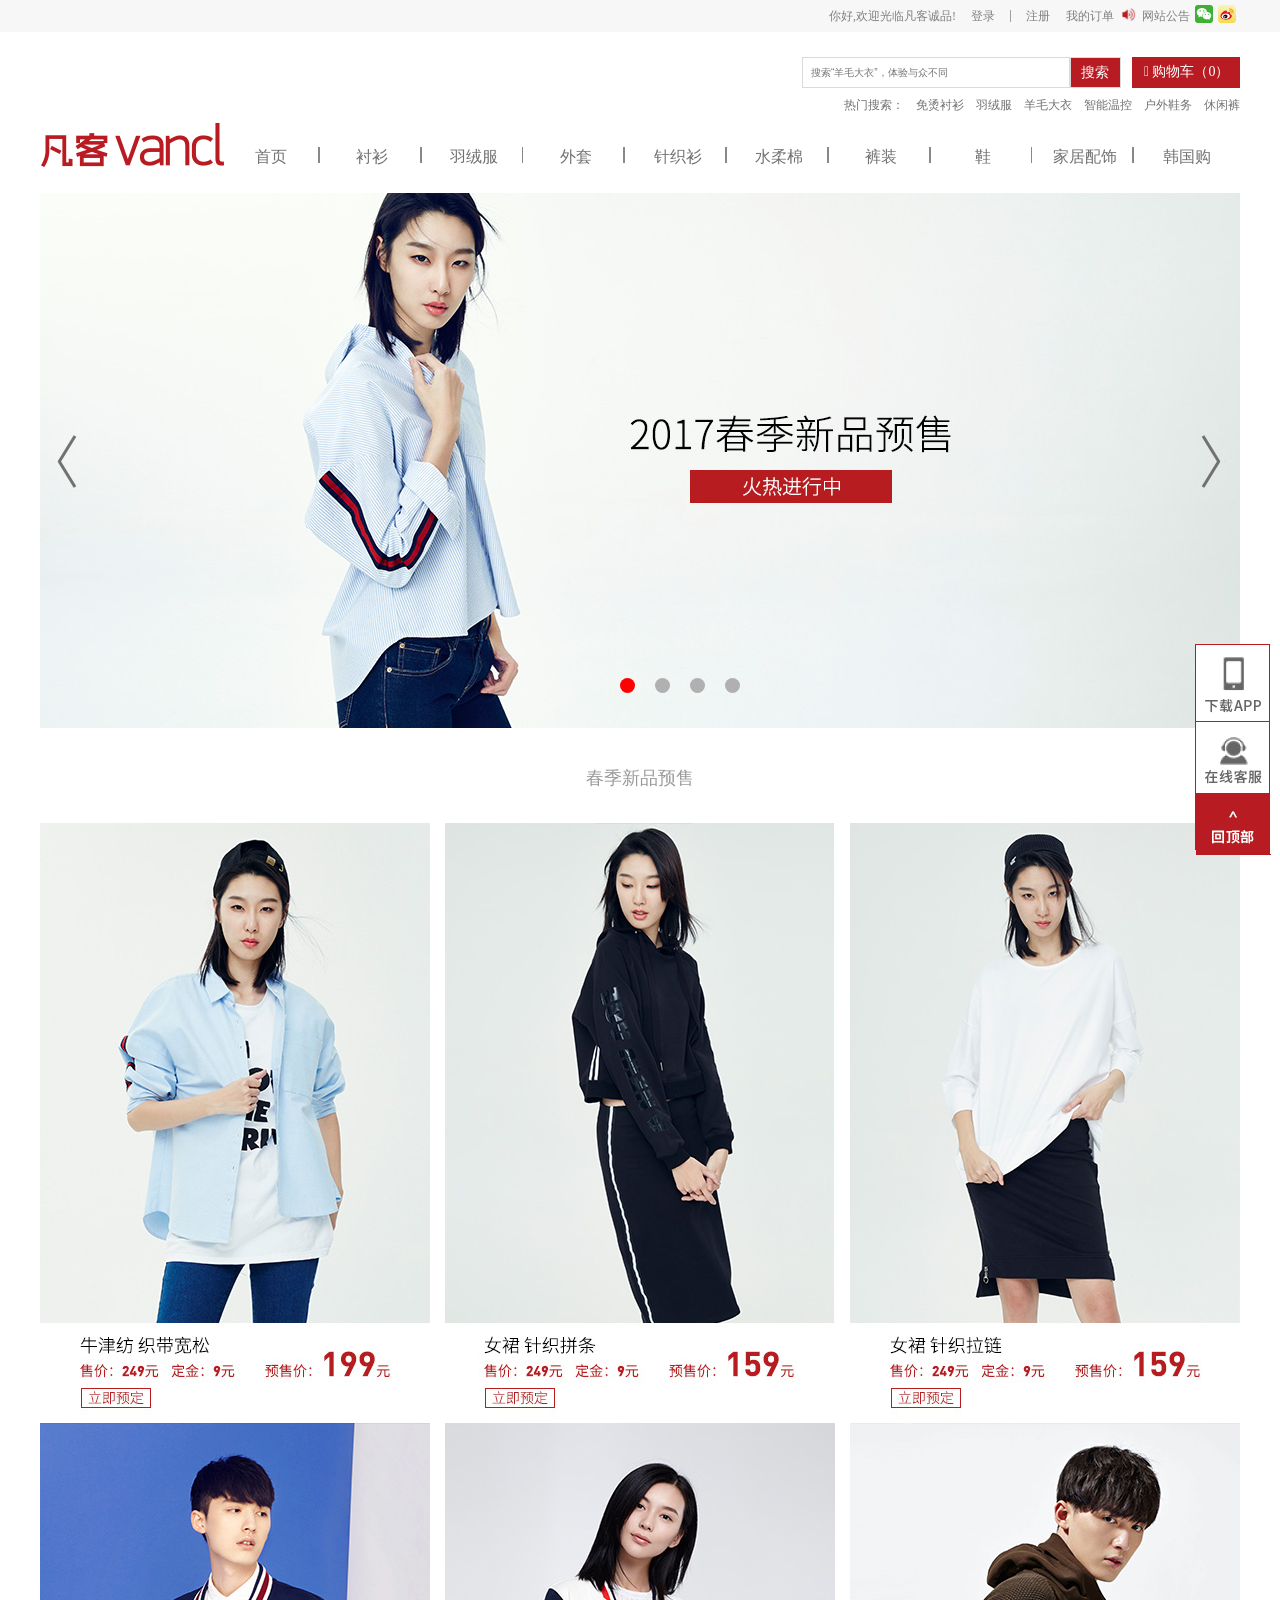
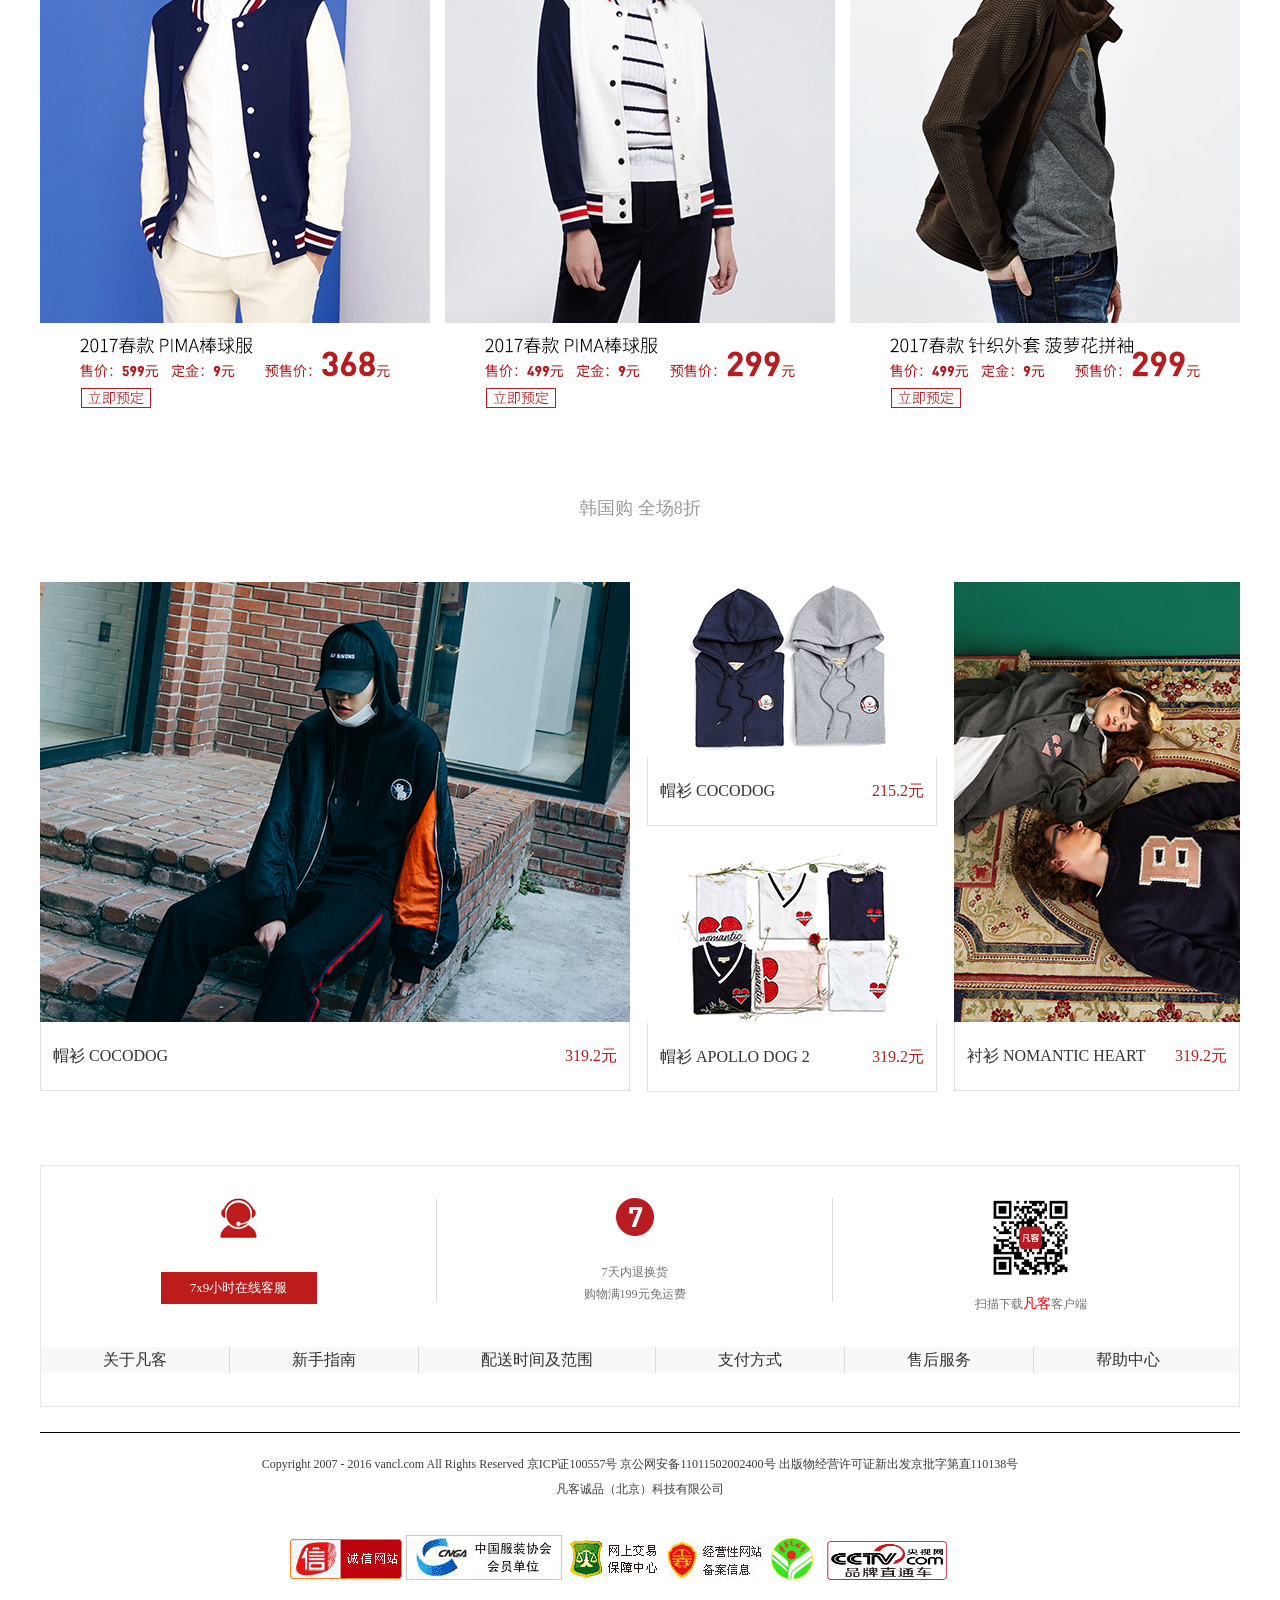
<file: html/fanke/index.html>
<!doctype html>
<html lang="en">
<head>
	<meta charset="UTF-8">
	<title>凡客</title>
	<link rel="stylesheet" href="css/base.css">
	<link rel="stylesheet" href="css/main.css">
	<link rel="stylesheet" type="text/css" href="http://at.alicdn.com/t/font_c8gb2gkd5q2utyb9.css">
</head>
<body>
	<!-- 头部开始 -->
	<div class="header">
		<div class="main">
			<!-- 登录部分大盒子 -->
			<div class="loginBox">
				<!-- 登录注册 -->
				<div class="welcome">
				你好,欢迎光临凡客诚品!</div>
				<div class="dlzc">
					<a href="" class="login">登录</a>
					<div class="fgx"></div>
					<a href="" class="zhuce">注册</a>
				</div>
			 	<div class="wddd">
			 		<a href="" class="wddd">我的订单</a>
			</div> 
			<div class="gonggao">
				<img src="img/gg.png" alt="" class="tu">
				<div class="wzgg">
					<a href="" class="wzgg">网站公告</a>
			</div>
		</div>
			<div class="fenxiang">
				<div class="weix">
				<img src="img/w1.jpg" alt="" class="weixin">
				<img src="img/weixin.png" alt="" class="fenxiangimg">
				</div>
				<img src="img/w2.jpg" alt="" class="weibo">	
		</div>
		</div>
	</div>
</div>
<!-- 头部结束 -->
<!-- 搜索 -->
	<div class="sousuo">
		<div class="hezi">
			
				<input class="sousuok" type="text" placeholder="搜索“羊毛大衣”，体验与众不同" onfocus="this.placeholder=''" onblur="this.placeholder='搜索“羊毛大衣”，体验与众不同'">
		
			<div class="sousuow">搜索</div>
			<div class="gouwu">
				<div class="gouwuz iconfont">&#xe672; 购物车（0）		
				
				<div class="gwlis">您的购物车中没有任何商品
					<div class="zzc"></div>	
				</div>	
			</div>
			
		</div>
		</div>
</div>
<div class="sousuo">
	<div class="shousuo_remen">
			<div class="souzi">热门搜索：</div>
			<div class="souzi">免烫衬衫</div>
			<div class="souzi">羽绒服</div>
			<div class="souzi">羊毛大衣</div>
			<div class="souzi">智能温控</div>
			<div class="souzi">户外鞋务</div>
			<div class="souzi">休闲裤</div>
		</div>　　
</div>
<!-- 搜索完 -->
	<div class="logo">
		<div class="logot">
			<img src="img/logo18546.png" alt="" class="logo_tu">
		</div>
		<div class="logoz2">首页</div>
		<div class="fgx_5"></div>
		<div class="logoz">
			<span>衬衫</span>
			<div class="xiala">
							<ul>
								<li><a href="">十二生肖</a></li>
								<li><a href="">义系列</a></li>
								<li><a href="">张爱玲</a></li>
								<li><a href="">穆旦</a></li>
								<li><a href="">马尔克斯</a></li>
								<li><a href="">艺术家</a></li>
							</ul>
						</div>
		</div>
		<div class="fgx_5"></div>
		<div class="logoz"><span>羽绒服</span>
			<div class="xiala">
							<ul>
								<li><a href="">免烫</a></li>
								<li><a href="">高支</a></li>
								<li><a href="">休闲</a></li>
								<li><a href="">法兰绒</a></li>
								<li><a href="">牛津纺</a></li>
								<li><a href="">青年布</a></li>
								<li><a href="">牛仔</a></li>
								<li><a href="">麻</a></li>
								<li><a href="">府绸</a></li>
							</ul>
						</div>
		</div>
		<div class="fgx_5"></div>
		<div class="logoz"><span>外套</span>
			<div class="xiala">
							<ul>
								<li><a href="">卫衣</a></li>
								<li><a href="">外套</a></li>
								<li><a href="">衬衫</a></li>
								<li><a href="">裤装</a></li>
								<li><a href="">T恤</a></li>
							</ul>
						</div>
		</div>
		<div class="fgx_5"></div>
		<div class="logoz"><span>针织衫</span>
			<div class="xiala">
							<ul>
								<li><a href="">针织衫</a></li>
								<li><a href="">羽绒服</a></li>
								<li><a href="">大衣</a></li>
								<li><a href="">西服</a></li>
								<li><a href="">夹克</a></li>
								<li><a href="">nautilus</a></li>
							</ul>
						</div>
		</div>
		<div class="fgx_5"></div>
		<div class="logoz"><span>水柔棉</span>
			<div class="xiala">
							<ul>
								<li><a href="">拉链开衫</a></li>
								<li><a href="">长袖V领</a></li>
								<li><a href="">长袖圆领</a></li>
								<li><a href="">短袖</a></li>
							</ul>
						</div>
		</div>
		<div class="fgx_5"></div>
		<div class="logoz"><span>裤装</span>
			<div class="xiala">
							<ul>
								<li><a href="">商务</a></li>
								<li><a href="">休闲裤</a></li>
								<li><a href="">牛仔裤</a></li>
								<li><a href="">麻裤子</a></li>
								<li><a href="">针织裤</a></li>
							</ul>
						</div>
		</div>
		<div class="fgx_5"></div>
		<div class="logoz"><span>鞋</span>
				<div class="xiala">
							<ul>
								<li><a href="">复古鞋</a></li>
								<li><a href="">户外鞋</a></li>
								<li><a href="">帆布鞋</a></li>
								<li><a href="">皮鞋</a></li>
								<li><a href="">休闲鞋</a></li>
							</ul>
						</div>
		</div>
		<div class="fgx_5"></div>
		<div class="logoz"><span>家居配饰</span>
				<div class="xiala">
							<ul>
								<li><a href="">袜品</a></li>
								<li><a href="">床品套件</a></li>
								<li><a href="">蚕丝被</a></li>
								<li><a href="">羽毛枕</a></li>
								<li><a href="">背心</a></li>
								<li><a href="">珊瑚绒睡袍</a></li>
								<li><a href="">家居毯</a></li>
							</ul>
						</div>	
		</div>
		<div class="fgx_5"></div>
		<div class="logoz2">韩国购</div>
</div>
<!-- logo完 -->
<!-- banner -->
	<div class="banner">
			<a href="" class="banner_t">
			<img src="img/ys535.jpg" alt="" class="banner_tu">
			<img src="img/0322-535vt.jpg" alt="" class="banner_tu">
			<img src="img/vty-535.jpg" alt="" class="banner_tu">
			<img src="img/dh.jpg" alt="" class="banner_tu">
			</a>
			<div class="zuo"></div>
			<div class="you"></div>
			<div class="lbd">
					<div class="lunbodian"></div>
					<div class="lunbodian"></div>
					<div class="lunbodian"></div>
					<div class="lunbodian"></div>
				</div>
</div>
<!-- 春季新品预售开始 -->
	<div class="zhuti1">
		<div class="zhuti1_biaoti1">春季新品预售</div>
		<div class="zhuti1_neirong">
			<div class="zhuti1_neirong_tu">
				<a href="" class="tu1">
				<img src="img/cjys_04.jpg" alt="" class="tu1">
				</a>
		</div>
			<div class="zhuti1_neirong_tu">
				<a href="" class="tu1">
				<img src="img/cjys_05.jpg" alt="" class="tu1">
				</a>
		</div>
			<div class="zhuti1_neirong_tu_1">
				<a href="" class="tu1">
				<img src="img/cjys_06.jpg" alt="" class="tu1">
				</a>
		</div>
			<div class="zhuti1_neirong_tu">
				<a href="" class="tu1">
				<img src="img/cjys_07.jpg" alt="" class="tu1">
				</a>
		</div>
			<div class="zhuti1_neirong_tu">
				<a href="" class="tu1">
				<img src="img/cjys_08.jpg" alt="" class="tu1">
				</a>
		</div>
			<div class="zhuti1_neirong_tu_1">
				<a href="" class="tu1">
				<img src="img/cjys_19.jpg" alt="" class="tu1">
				</a>
		</div>	
	</div>
</div>
<!-- 春季新品预售结束 --> 
<!-- 韩国购开始  -->
	<div class="hanguo">
		<div class="hanguo_biaoti">韩国购 全场8折</div>
		<div class="hanguo_zhuti">
			<div class="hanguo_zhuti_1">
				<div class="hanguo_tu_1">
					<a href="" class="hanguo_tu_1">
					<img src="img/01.jpg" alt="" class="tu_1">
					</a>
			</div>
				<div class="hanguo_wenzi">
					<div class="mingzi">帽衫 COCODOG</div>
					<div class="jiage">319.2元</div>
			</div>
		</div>
			<div class="hanguo_zhuti_2">
				<div class="hanguo_zhuti_2_1">
					<div class="hanguo_tu_2">
						<a href="" class="hanguo_tu_2">
						<img src="img/002.jpg" alt="" class="tu_1">
						</a>
					</div>
					<div class="hanguo_wenzi">
						<div class="mingzi">帽衫 COCODOG</div>
						<div class="jiage">215.2元</div>
			</div>
			</div>
				<div class="hanguo_zhuti_2_2">
					<div class="hanguo_tu_3">
						<a href="" class="hanguo_tu_3">
						<img src="img/003.jpg" alt="" class="tu_1">
						</a>
					</div>
					<div class="hanguo_wenzi">
						<div class="mingzi">帽衫 APOLLO DOG 2</div>
						<div class="jiage">319.2元</div>
			</div>
			</div>
		</div>
			<div class="hanguo_zhuti_3">
				<div class="hanguo_tu_1">
					<a href="" class="hanguo_tu_1">
					<img src="img/04.jpg" alt="" class="tu_1">
					</a>
			</div>
				<div class="hanguo_wenzi">
					<div class="mingzi">衬衫 NOMANTIC HEART</div>
					<div class="jiage">319.2元</div>
			</div>
		</div>
	</div>
</div>
<!-- 韩国购结束 -->
<!-- 联系我们 -->
	<div class="gywm">
		<div class="gywm_1">
			<div class="gywm_11">
				<div class="gywm_11_kft">
					<img src="img/onlinecustomer.png" alt="" class="gywm_kft">
				</div>
				<div class="gywm_zk">7x9小时在线客服</div>
			</div>
			<div class="gywm_x"></div>
			<div class="gywm_11">
				<div class="gywm_11_kft">
					<img src="img/seven.png" alt="" class="gywm_kft">
					<div class="gywm_th">7天内退换货</div>
					<div class="gywm_th2">购物满199元免运费</div>
				</div>
			</div>
			<div class="gywm_x"></div>
			<div class="gywm_11">
				<div class="gywm_11_kfewm">
					<img src="img/2014_8_29_16_39_33_7709.jpg" alt="" class="gywm_kft_ewmt">
				</div>
				<div class="gywm_11_wenzi">扫描下载<h class="fanke">凡客</h>客户端</div>
			</div>
		</div>
		<div class="gywm_2">
			<div class="y4">关于凡客</div>
			<div class="y4">新手指南</div>
			<div class="y4">配送时间及范围</div>
			<div class="y4">支付方式</div>
			<div class="y4">售后服务</div>
			<div class="y5">帮助中心</div></div>
		</div>
	</div>
	</div>
	<div class="jiexian"></div>
	<div class="dizhi">Copyright 2007 - 2016 vancl.com All Rights Reserved 京ICP证100557号 京公网安备11011502002400号 出版物经营许可证新出发京批字第直110138号</div>
	<div class="dizhi_1">凡客诚品（北京）科技有限公司</div>
	<div class="shangbiao">
		<div class="sb_neirong">
			<img src="img/cx.jpg" alt="" class="sb_tu">
			<img src="img/fz.jpg" alt="" class="sb_tu">
			<img src="img/jy.jpg" alt="" class="sb_tu">
			<img src="img/ba.jpg" alt="" class="sb_tu">
			<img src="img/qn.jpg" alt="" class="sb_tu">
			<img src="img/kexin_brand_for_others.png" alt="" class="sb_tu1">
		</div>
	</div>
<!-- 定位 -->
<div class="dw">
	<div class="dw1"><a href="###"></a></div>
	<div class="dw2"><a href="###"></a></div>
	<div class="dw3"><a href="###"></a></div>
</div>



<script type="text/javascript" src="js/hover.js"></script>
<script type="text/javascript" src="js/function.js"></script>
<script type="text/javascript" src="js/animate.js"></script>
<script type="text/javascript" src="js/hongkuai.js"></script>
<script type="text/javascript" src="js/jQuery.js"></script>
<script type="text/javascript" src="js/main-jquery.js"></script>
<script type="text/javascript">

	Zlunbo(".banner .banner_tu",".banner",".lunbodian",2,"red",3000,500,1,"#b0b0b0",".you",".zuo")

	const gwlis=$(".gwlis");
	const gouwuche=$(".gouwu");
	xuanxiangka(gouwuche,gwlis);
	const db=$(".dw3");
	let scroll= scrollobj();
	for(let i=0;i<db.length;i++){
		db[i].onclick=function(){
			animate(scroll,{scrollTop:0},500);
		}
	}
			const item=$(".logoz");
			 const ul=$(".xiala");
			 for(let i=0;i<ul.length;i++){
			 let h=parseInt(attr(ul[i],"height"));
				 
			 ul[i].setAttribute("h",h);
			 ul[i].style.height=0;
			}
			for(let i=0;i<item.length;i++){
				hover (item[i],function(){
					if(item[i].children[1]){
					let ul=item[i].children[1];
					
					animate(ul,{height:ul.getAttribute("h")},500)}
				},function(){
					if(item[i].children[1]){
					let ul=item[i].children[1];
					animate(ul,{height:0},500)}
				})
			} 


</script>

</body>
</html>
</file>
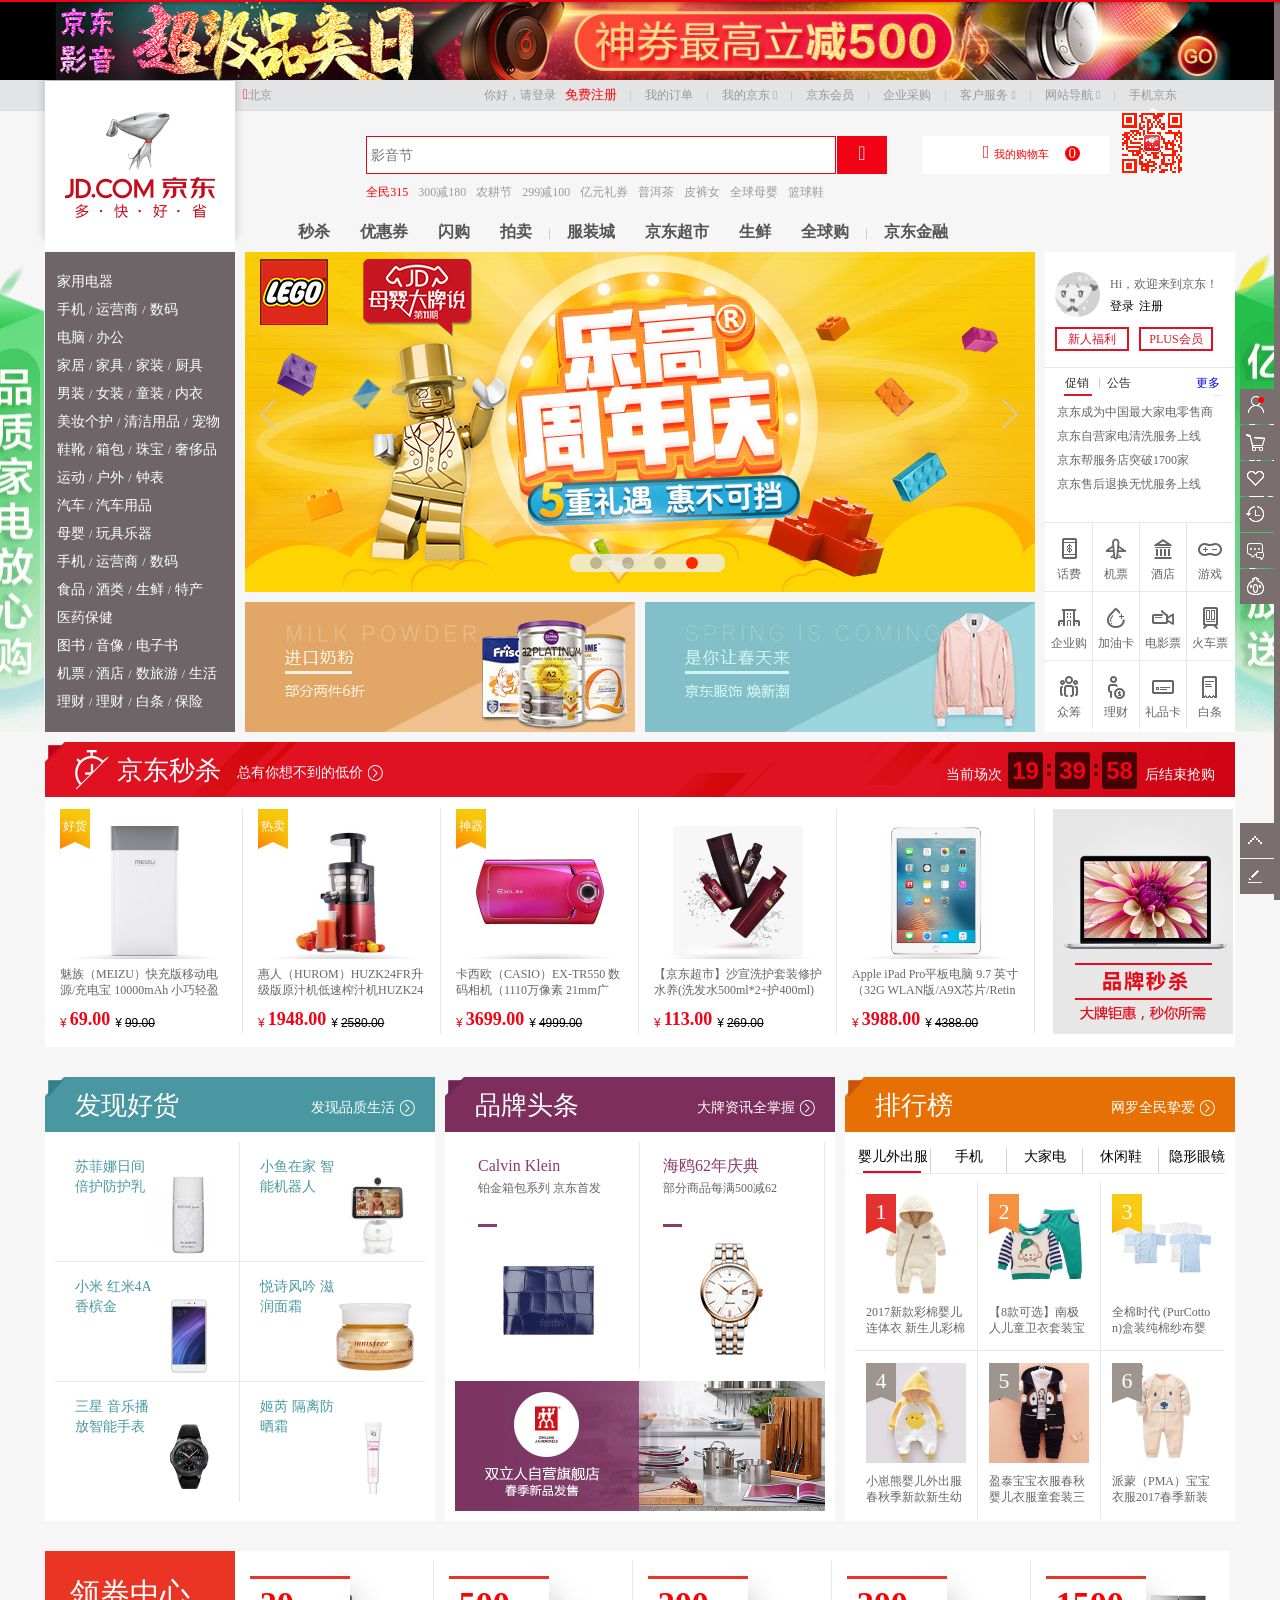
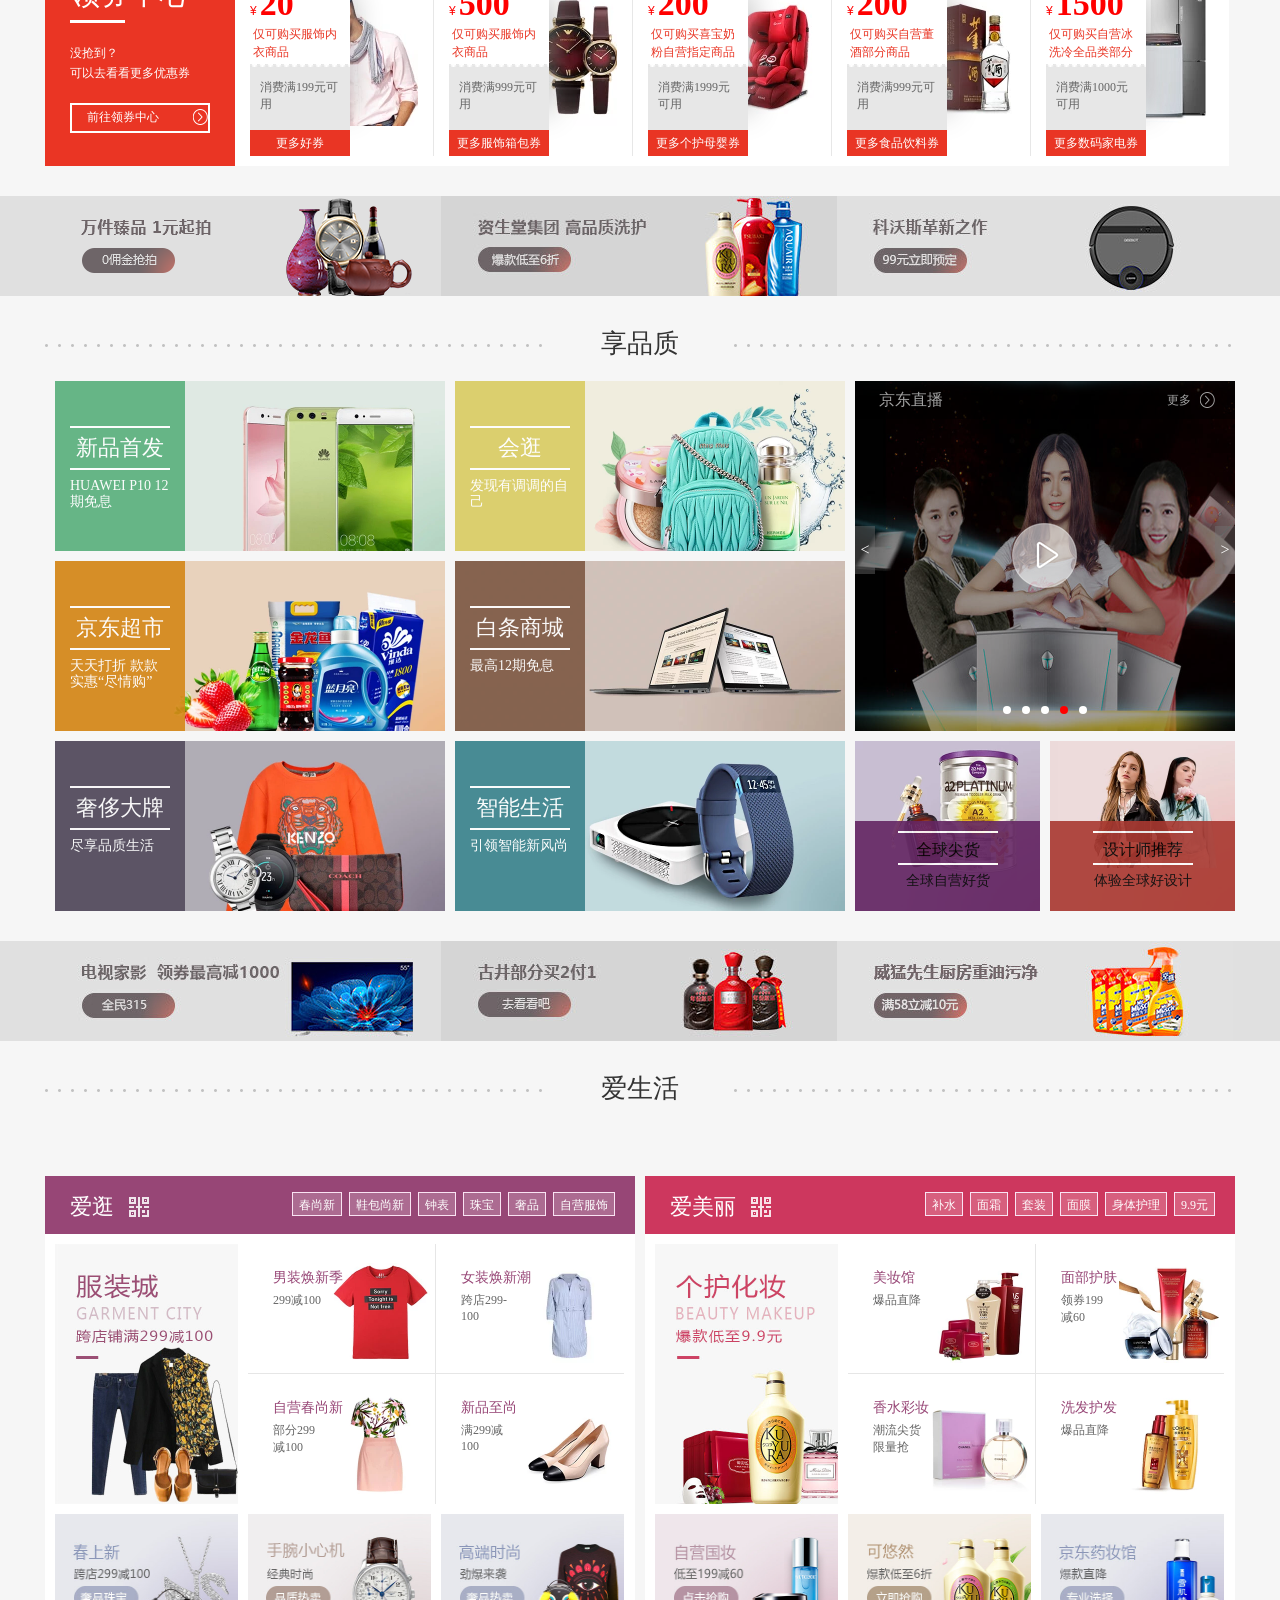
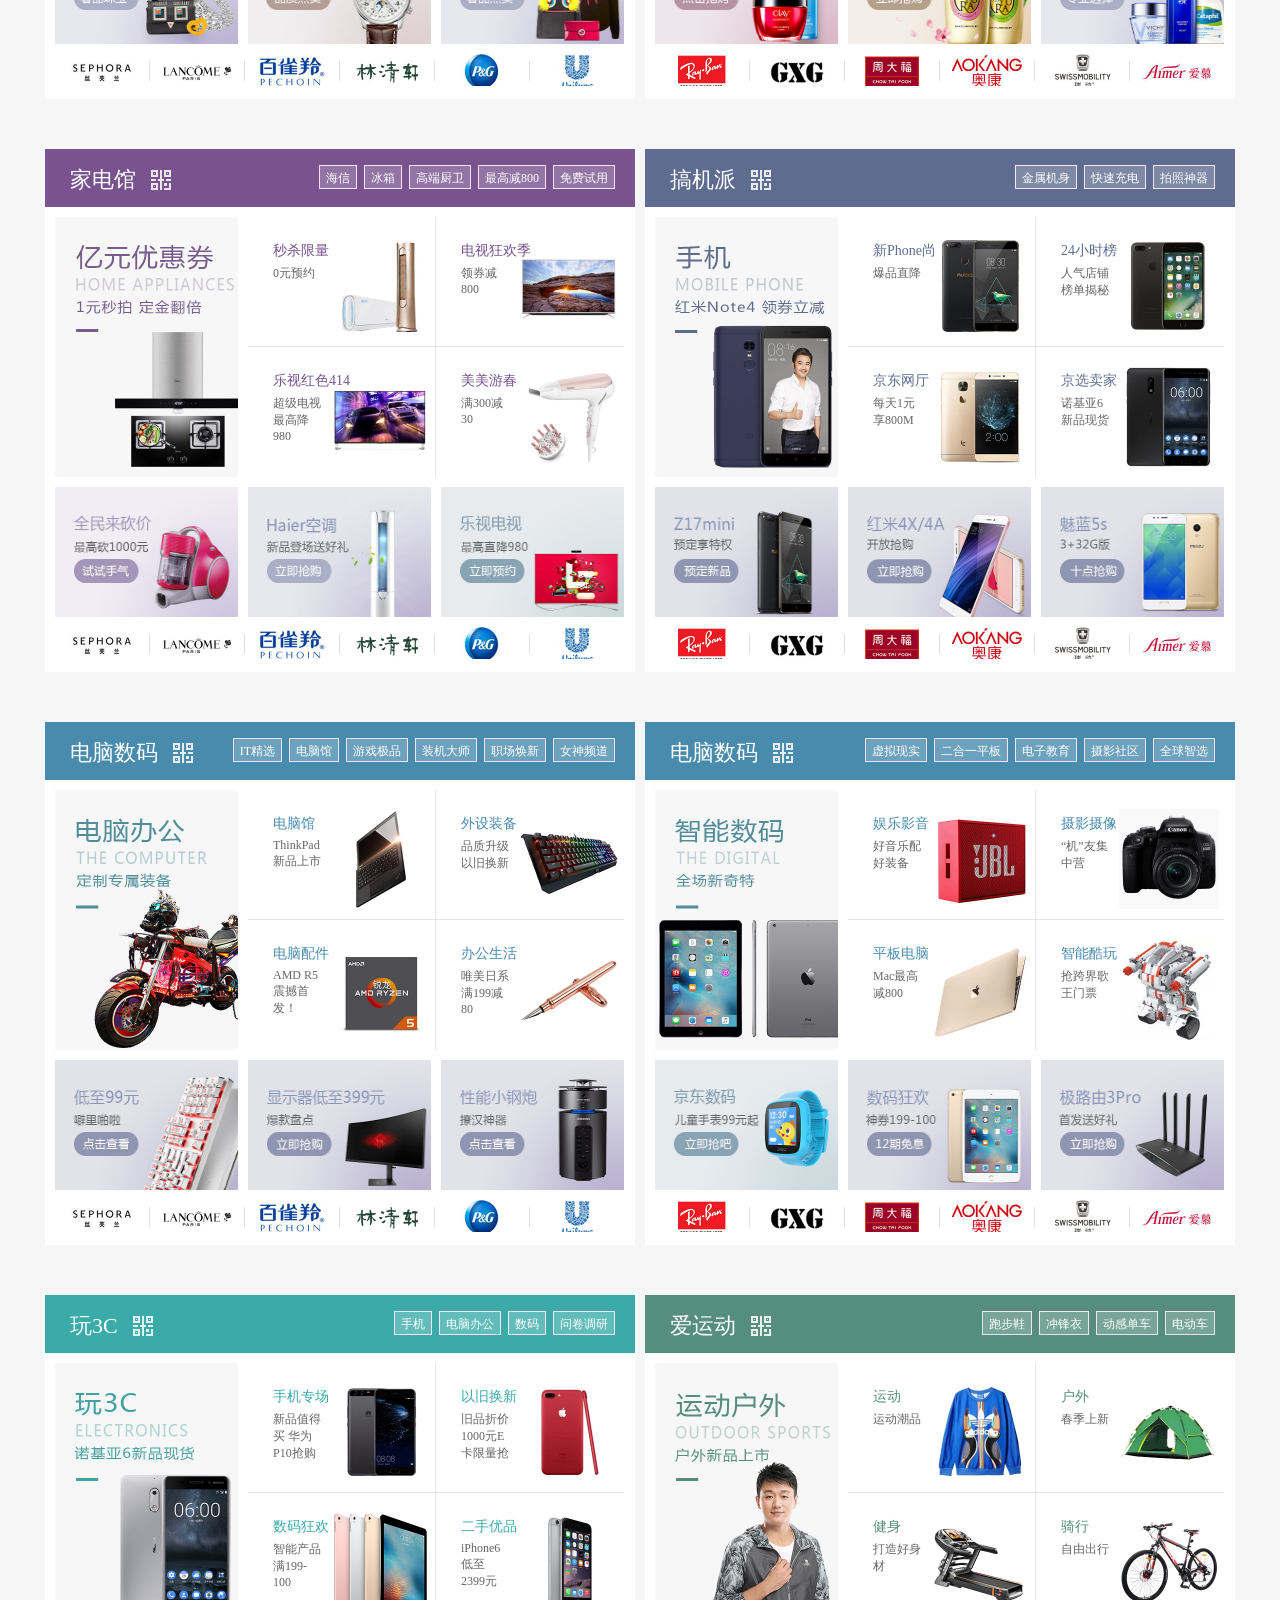
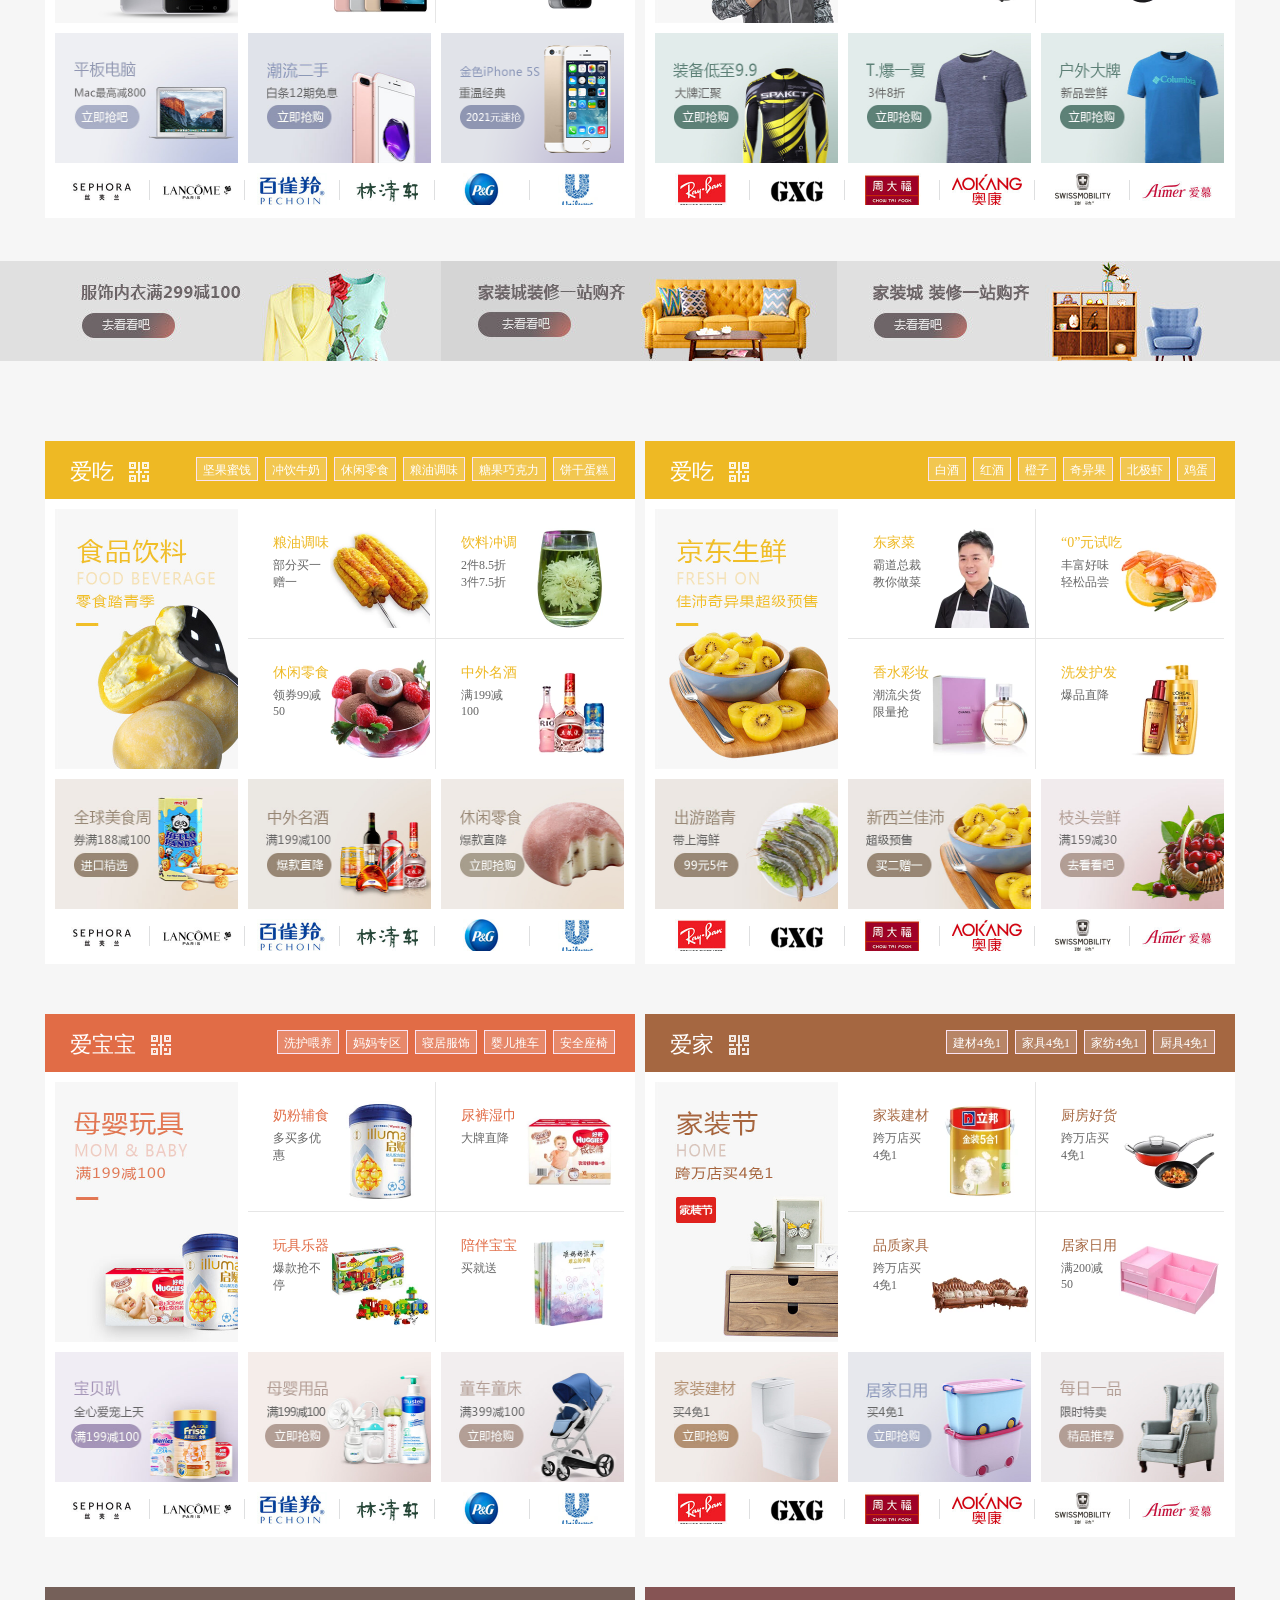
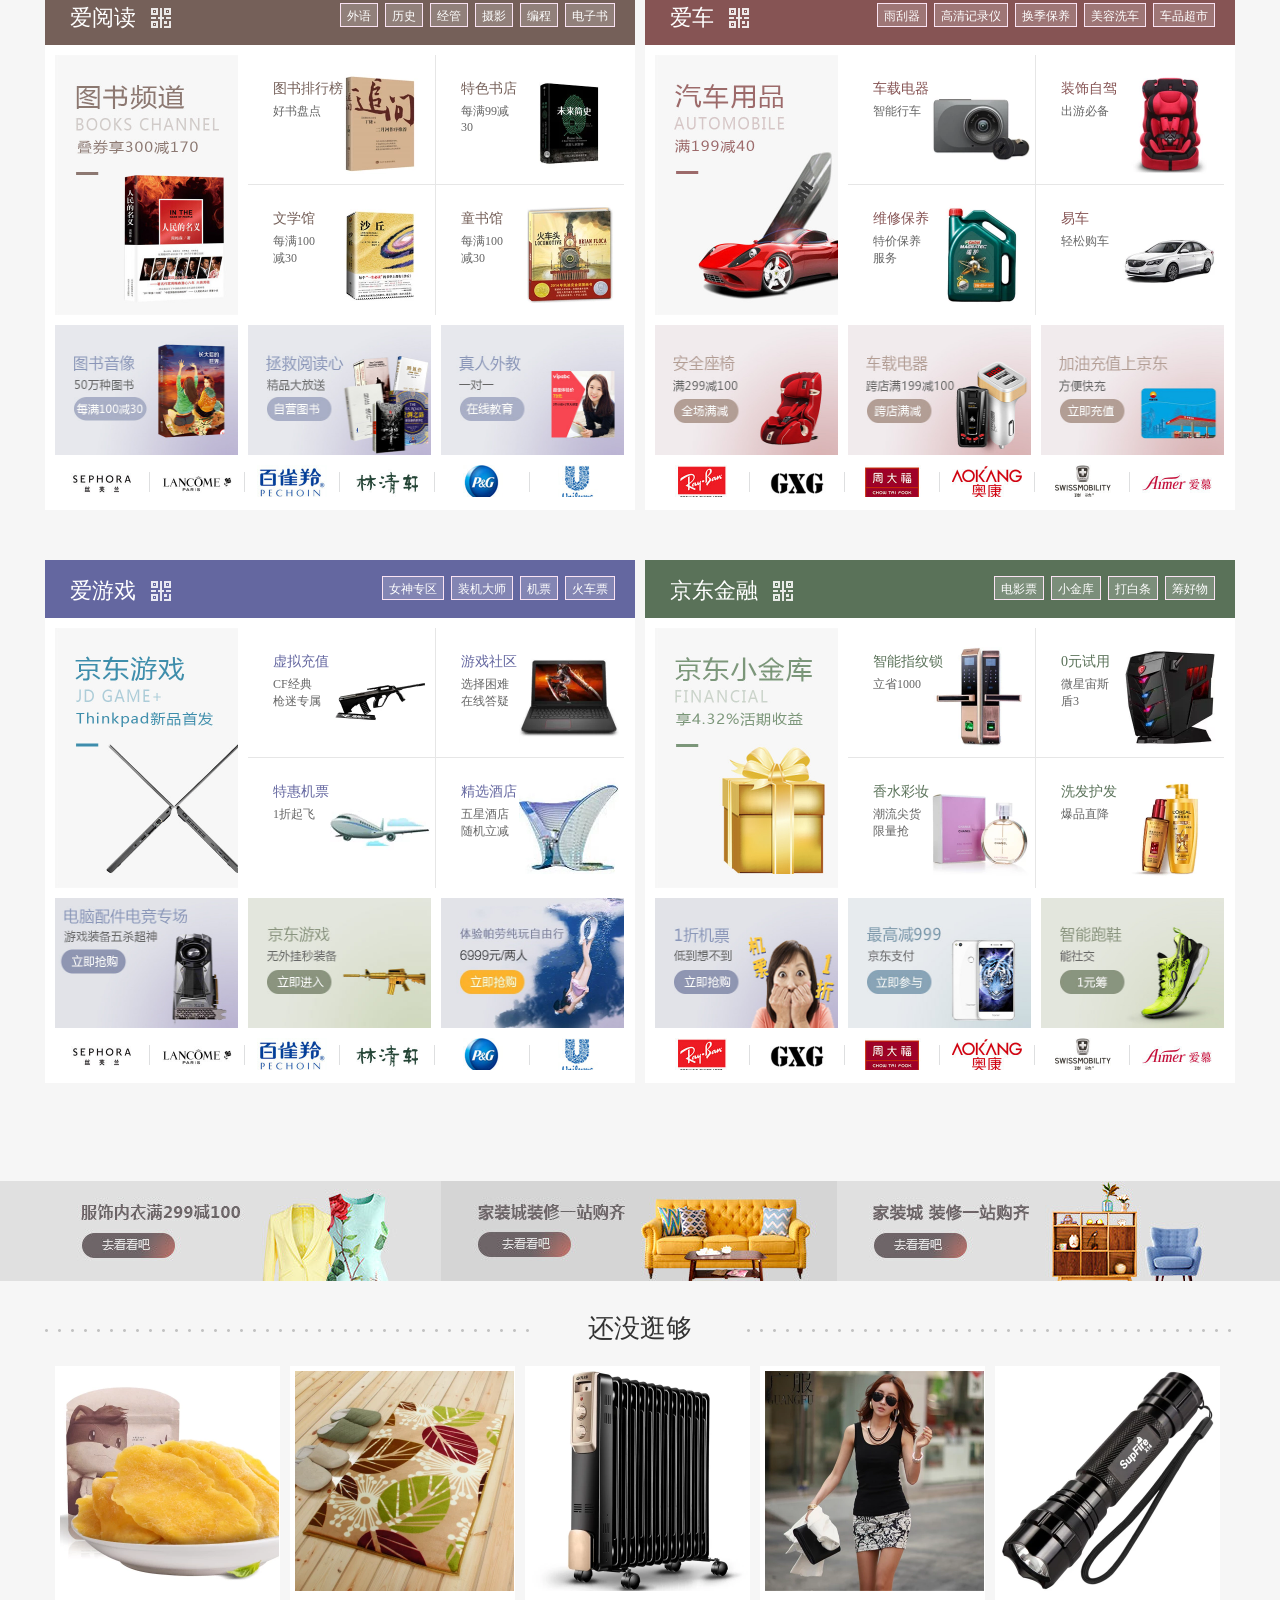
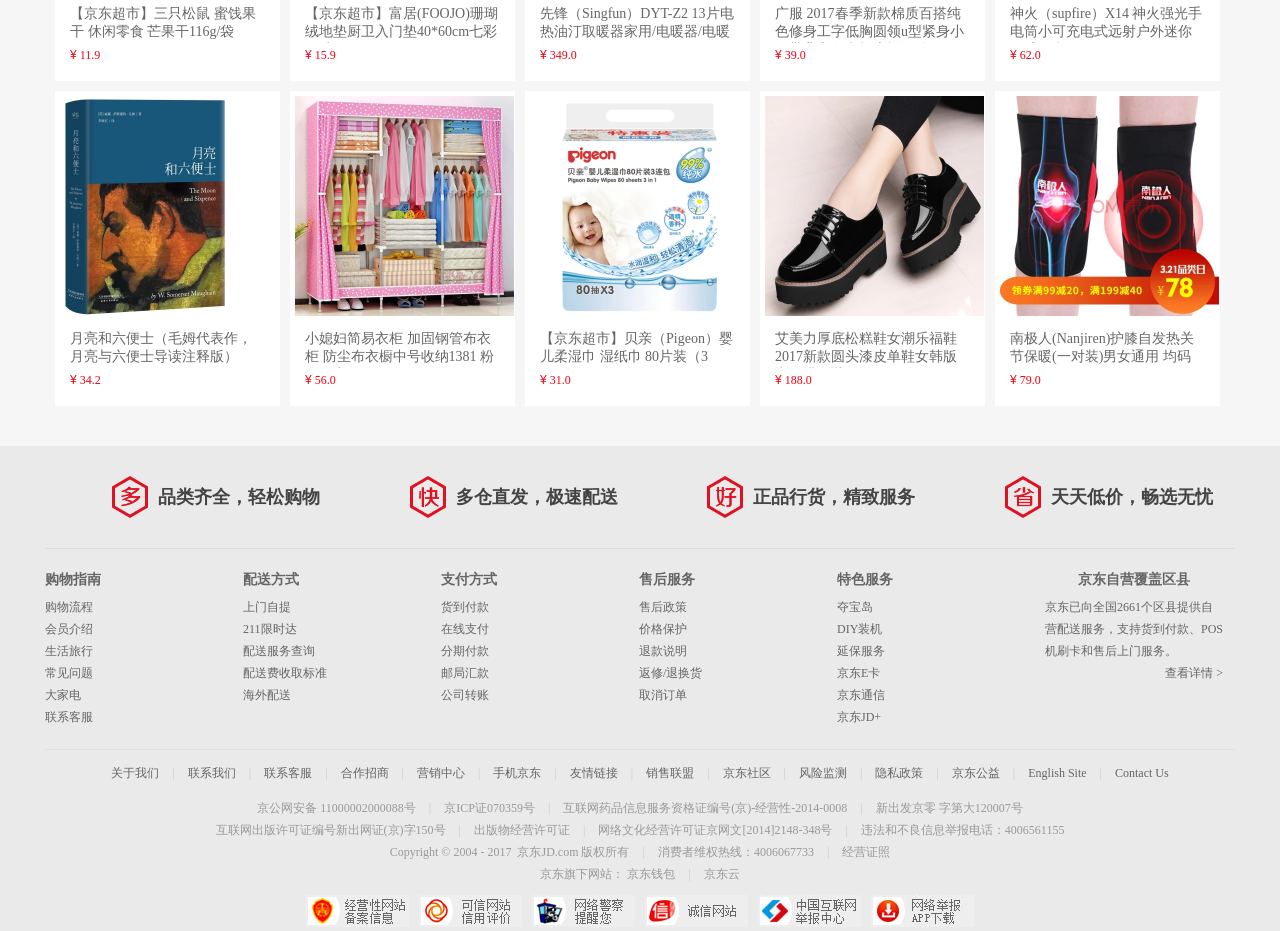
<file: html/jingdong/index.html>
<!doctype html>
<html lang="en">
<head>
	<meta charset="UTF-8">
	<title>京东(JD.COM)-正品低价、品质保障、配送及时、轻松购物！</title>	
	<link rel="stylesheet" href="css/main.css">
	<link rel="stylesheet" href="css/base.css">
	<link rel="stylesheet" type="text/css" href="http://at.alicdn.com/t/font_om4auo4jxl84cxr.css">
</head>
<body>
	<!-- top -->
	<div class="top"></div>
	<!-- header -->
	<header>
		<div class="neikuan">
			
			<div class="dizhi">
				<div class="dz iconfont">&#xe60d;</div>
				<div class="dzm">北京</div>
				<div class="csBox">
					<div class="item">
					<a href="" class="selected">北京</a>
						</div>
						<div class="item">
							<a href="">上海</a>
						</div>
						<div class="item">
							<a href="">天津</a>
						</div>
						<div class="item">
							<a href="">重庆</a>
						</div>
						<div class="item">
							<a href="">河北</a>
						</div>
						<div class="item">
							<a href="">山西</a>
						</div>
						<div class="item">
							<a href="">河南</a>
						</div>
						<div class="item">
							<a href="">辽宁</a>
						</div>
						<div class="item">
							<a href="">吉林</a>
						</div>
						<div class="item">
							<a href="">黑龙江</a>
						</div>
						<div class="item">
							<a href="">内蒙古</a>
						</div>
						<div class="item">
							<a href="">江苏</a>
						</div>
						<div class="item">
							<a href="">山东</a>
						</div>
						<div class="item">
							<a href="">安徽</a>
						</div>
						<div class="item">
							<a href="">浙江</a>
						</div>
						<div class="item">
							<a href="">福建</a>
						</div>
						<div class="item">
							<a href="">湖北</a>
						</div>
						<div class="item">
							<a href="">湖南</a>
						</div>
						<div class="item">
							<a href="">广东</a>
						</div>
						<div class="item">
							<a href="">广西</a>
						</div>
						<div class="item">
							<a href="">江西</a>
						</div>
						<div class="item">
							<a href="">四川</a>
						</div>
						<div class="item">
							<a href="">海南</a>
						</div>
						<div class="item">
							<a href="">贵州</a>
						</div>
						<div class="item">
							<a href="">云南</a>
						</div>
						<div class="item">
							<a href="">西藏</a>
						</div>
						<div class="item">
							<a href="">陕西</a>
						</div>
						<div class="item">
							<a href="">甘肃</a>
						</div>
						<div class="item">
							<a href="">青海</a>
						</div>
						<div class="item">
							<a href="">宁夏</a>
						</div>
						<div class="item">
							<a href="">新疆</a>
						</div>
						<div class="item">
							<a href="">港澳</a>
						</div>
						<div class="item">
							<a href="">台湾</a>
						</div>
						<div class="item">
							<a href="">钓鱼岛</a>
						</div>
						<div class="item">
							<a href="">海外</a>
						</div>
					</div>
								
			</div>
			<div class="right">
					<a href=""><div class="dl">你好，请登录</div></a>
					<a href=""><div class="zc">免费注册</div></a>
					<span></span>
					<a href=""><div class="dl">我的订单</div></a>
					<span></span>
					<a href=""><div class="dls iconfont">我的京东 &#xe66f;
						<div class="jd">
							<div class="jds">
								<div class="jdsx">待处理订单</div>
								<div class="jdsx">返修退换货</div>
								<div class="jdsx">降价商品</div>
								<div class="jdsx">消息</div>
								<div class="jdsx">我的问答</div>
								<div class="jdsx">我的关注</div>
							</div>
							<div class="jds2">
								<div class="jdsx">待处理订单</div>
								<div class="jdsx">返修退换货</div>
								<div class="jdsx">降价商品</div>
								<div class="jdsx">消息</div>
							</div>
						</div>
					</div></a>
					<span></span>
					<a href=""><div class="dl">京东会员</div></a>
					<span></span>
					<a href=""><div class="dl">企业采购</div></a>
					<span></span>
					<a href=""><div class="dls2 iconfont">客户服务 &#xe66f;
						<div class="kh">
							<div class="item-client">客户</div>
							<div class="kh-s clear">
							<div class="items">
								<a href="">帮助中心</a>
							</div>
							<div class="items">
								<a href="">售后服务</a>
							</div>
							<div class="items">
								<a href="">在线客服</a>
							</div>
							<div class="items">
								<a href="">意见建议</a>
							</div>
							<div class="items">
								<a href="">电话客服</a>
							</div>
							<div class="items">
								<a href="">客服邮箱</a>
							</div>
							<div class="items">
								<a href="">金融咨询</a>
							</div>
							</div>
							<div class="item-business">商户</div>
							<div class="kehui clear">
							<div class="items">
								<a href="">合作招商</a>
							</div>
							<div class="items">
								<a href="">京东商学院</a>
							</div>
							</div>
						</div>
					</div></a>
					<span></span>
					<a href=""><div class="dls3 iconfont">网站导航 &#xe66f;
					<div class="gjs">
							<dl>
								<dt>特色主题</dt>
								<dd>
									<div class="items">
										<a href="">品牌头条</a>
									</div>
									<div class="items">
										<a href="">发现好货</a>
									</div>
									<div class="items">
										<a href="">京东预售</a>
									</div>
									<div class="items">
										<a href="">尖er货</a>
									</div>
									<div class="items">
										<a href="">京东使用</a>
									</div>
									<div class="items">
										<a href="">港澳售</a>
									</div>
									<div class="items">
										<a href="">优惠券</a>
									</div>
									<div class="items">
										<a href="">闪购</a>
									</div>
									<div class="items">
										<a href="">京东会员</a>
									</div>
									<div class="items">
										<a href="">秒杀</a>
									</div>
									<div class="items">
										<a href="">定期送</a>
									</div>
									<div class="items">
										<a href="">装机大师</a>
									</div>
									<div class="items">
										<a href="">新奇特</a>
									</div>
									<div class="items">
										<a href="">企业金融服务</a>
									</div>
									<div class="items">
										<a href="">礼品购</a>
									</div>
									<div class="items">
										<a href="">智能馆</a>
									</div>
									<div class="items">
										<a href="">0元评测</a>
									</div>
									<div class="items">
										<a href="">In货推荐</a>
									</div>
									<div class="items">
										<a href="">北京老字号</a>
									</div>
									<div class="items">
										<a href="">买什么</a>
									</div>
								</dd>							
							</dl>
							<dl class="info2">
								<dt>行业频道</dt>
								<dd>
									<div class="items">
										<a href="">服装城</a>
									</div>
									<div class="items">
										<a href="">家用电器</a>
									</div>
									<div class="items">
										<a href="">电脑办公</a>
									</div>
									<div class="items">
										<a href="">手机</a>
									</div>
									<div class="items">
										<a href="">美妆馆</a>
									</div>
									<div class="items">
										<a href="">食品</a>
									</div>
									<div class="items">
										<a href="">智能数码</a>
									</div>
									<div class="items">
										<a href="">母婴</a>
									</div>
									<div class="items">
										<a href="">家装城</a>
									</div>
									<div class="items">
										<a href="">运动户外</a>
									</div>
									<div class="items">
										<a href="">整车</a>
									</div>
									<div class="items">
										<a href="">图书</a>
									</div>
									<div class="items">
										<a href="">农资频道</a>
									</div>
									<div class="items">
										<a href="">京东智能</a>
									</div>
									<div class="items">
										<a href="">玩3C</a>
									</div>
								</dd>							
							</dl>
							<dl class="info2">
								<dt>生活服务</dt>
								<dd>
									<div class="items">
										<a href="">京东众筹</a>
									</div>
									<div class="items">

									<a href="">白条</a>
									</div>
									<div class="items">
										<a href="">京东金融APP</a>
									</div>
									<div class="items">
										<a href="">京东小金库</a>
									</div>
									<div class="items">
										<a href="">理财</a>
									</div>
									<div class="items">
										<a href="">话费</a>
									</div>
									<div class="items">
										<a href="">旅行</a>
									</div>
									<div class="items">
										<a href="">彩票</a>
									</div>
									<div class="items">
										<a href="">机票</a>
									</div>
									<div class="items">
										<a href="">酒店</a>
									</div>
									<div class="items">
										<a href="">电影票</a>
									</div>
									<div class="items">
										<a href="">水电煤</a>
									</div>
									<div class="items">
										<a href="">京东到家</a>
									</div>
									<div class="items">
										<a href="">京东微联</a>
									</div>
									<div class="items">
										<a href="">京东众测</a>
									</div>
									
								</dd>							
							</dl>
							<dl class="info2">
								<dt>更多精选</dt>
								<dd>
									<div class="items">
										<a href="">京东社区</a>
									</div>
									<div class="items">

									<a href="">京东通信</a>
									</div>
									<div class="items">
										<a href="">在线读书</a>
									</div>
									<div class="items">
										<a href="">京东E卡</a>
									</div>
									<div class="items">
										<a href="">智能社区</a>
									</div>
									<div class="items">
										<a href="">游戏社区</a>
									</div>
									<div class="items">
										<a href="">京友邦</a>
									</div>
									<div class="items">
										<a href="">合作招商</a>
									</div>
									<div class="items">
										<a href="">企业采购</a>
									</div>
									<div class="items">
										<a href="">服务市场</a>
									</div>
									<div class="items">
										<a href="">乡村招募</a>
									</div>
									<div class="items">
										<a href="">校园加盟</a>
									</div>
									<div class="items">
										<a href="">办公生活馆</a>
									</div>
									<div class="items">
										<a href="">知识产权维权</a>
									</div>
									<div class="items">
										<a href="">English Site</a>
									</div>
									
								</dd>													
							</dl>
						</div>
					</div></a>
					<span></span>
					<a href=""><div class="dl iconfont">手机京东
						<div class="xiabiao"></div>
						<div class="erweima"></div>
						<div class="dwerweimayi">
						<div class="dwerweimayiyi">
							<div class="dwerweimayiyiz">
								<img src="img/dwerweimayiyiz-1.jpg" alt="" class="dwerweimayiyizimg">
							</div>
							<div class="dwerweimayiyiy">
								<div class="dwerweimayiyiyyi"><b>手机京东</b></div>
								<div class="dwerweimayiyiyer">新人专享188元大礼包</div>
								<div class="dwerweimayiyiysan">
									<div class="dwerweimayiyiysanyi"></div>
									<div class="dwerweimayiyiysanyi"></div>
									<div class="dwerweimayiyiysanyi"></div>
								</div>
							</div>
						</div>
						<div class="dwerweimayiyi">
							<div class="dwerweimayiyiz dwerweimayiyizimger">
								<img src="img/dwerweimayiyiz-2.jpg" alt="" class="dwerweimayiyizimg">
							</div>
							<div class="dwerweimayiyiy">
								<div class="dwerweimayiyiyyi"><b>手机京东</b></div>
								<div class="dwerweimayiyiyer">新人专享188元大礼包</div>
								<div class="dwerweimayiyiysan">
									<div class="dwerweimayiyiysanyi"></div>
									<div class="dwerweimayiyiysanyi"></div>
									<div class="dwerweimayiyiysanyi"></div>
								</div>
							</div>
						</div>
						<div class="dwerweimayiyi">
							<div class="dwerweimayiyiz dwerweimayiyizimgsan">
								<img src="img/dwerweimayiyiz-3.jpg" alt="" class="dwerweimayiyizimg">
							</div>
							<div class="dwerweimayiyiy">
								<div class="dwerweimayiyiyyi"><b>手机京东</b></div>
								<div class="dwerweimayiyiyer">新人专享188元大礼包</div>
								<div class="dwerweimayiyiysan">
									<div class="dwerweimayiyiysanyi"></div>
									<div class="dwerweimayiyiysanyi"></div>
									<div class="dwerweimayiyiysanyi"></div>
								</div>
							</div>
						</div>
					</div>
					</div></a>
				</div>
		</div>
	</header>

	<!-- 搜索 -->
	<div class="sousuobox">
		<div class="neikuan">
			<div class="logo"></div>
			<input type="text" class="text" name="sousuo" placeholder="影音节" onfocus="this.placeholder=''" onblur="this.placeholder='影音节'">
			<a href=""><div class="sousuo iconfont">&#xe6ae;</div></a>
			<div class="gouwu iconfont">
				<span class="iconfont">&#xe6e4; <i style="font-size: 11px;font-style:normal;">我的购物车</i></span>
				<div class="xiaoxi">0</div>
				<div class="xiala">
					<div class="l1"></div>
					<div class="xialazuo"></div>
					<div class="xialayou">购物车中还没有商品，赶紧选购吧！</div>
				</div>
			</div>
			<div class="changsou">
				<a href="">全民315</a>
				<a href="">300减180</a>
				<a href="">农耕节</a>
				<a href="">299减100</a>
				<a href="">亿元礼券</a>
				<a href="">普洱茶</a>
				<a href="">皮裤女</a>
				<a href="">全球母婴</a>
				<a href="">篮球鞋</a>
			</div>
			<div class="nav_box">
					<a href=""><div class="dl">秒杀</div></a>
					<a href=""><div class="dl">优惠券</div></a>
					<a href=""><div class="dl">闪购</div></a>
					<a href=""><div class="dl">拍卖</div></a>
					<span></span>
					<a href=""><div class="dl">服装城</div></a>
					<a href=""><div class="dl">京东超市</div></a>
					<a href=""><div class="dl">生鲜</div></a>
					<a href=""><div class="dl">全球购</div></a>
					<span></span>
					<a href=""><div class="dl">京东金融</div></a>
			</div>
		</div>
	</div>

<!-- banner -->
<div class="banner_box clear">
	<div class="neikuan">
		<div class="bannernav clear">	
			<ul class="mulubox">
						<li>
							<a href="" class="mm_sz">家用电器</a>
							<div class="mumore">
								<div class="mumorenn">
									<div class="mumorenn_s">
										<a href="" class="mumorenn_sz">
											<div class="szzz">家电馆 ></div>
											<div class="iconfont icon-dayuhao"></div>
										</a>
										<a href="" class="mumorenn_sz">
											<div class="szzz">品牌日 ></div>
											<div class="iconfont icon-dayuhao"></div>
										</a>
										<a href="" class="mumorenn_sz">
											<div class="szzz">智能生活馆 ></div>
											<div class="iconfont icon-dayuhao"></div>
										</a>
										<a href="" class="mumorenn_sz">
											<div class="szzz">京东净化馆 ></div>
											<div class="iconfont icon-dayuhao"></div>
										</a>
										<a href="" class="mumorenn_sz">
											<div class="szzz">城镇体验馆 ></div>
											<div class="iconfont icon-dayuhao"></div>
										</a>
										<a href="" class="mumorenn_sz">
											<div class="szzz">家电众筹馆 ></div>
											<div class="iconfont icon-dayuhao"></div>
										</a>
									</div>
									<div class="mumorenn_x">
										<dl>
											<dt>
												<a href="">
													<div class="mumorenn_xz">电视</div>
													<span>></span>
												</a>
											</dt>
											<dd class="ddddd">
												<a href="" class="ddz">合资品牌</a>
												<a href="" class="ddz">国产品牌</a>
												<a href="" class="ddz">互联网品牌</a>
											</dd>
										</dl>
										<dl>
											<dt>
												<a href="">
													<div class="mumorenn_xz">空调</div>
													<span>></span>
												</a>
											</dt>
											<dd class="ddddd">
												<a href="" class="ddz">壁挂式空调</a>
												<a href="" class="ddz">柜式空调</a>
												<a href="" class="ddz">中央空调</a>
												<a href="" class="ddz">空调配件</a>
											</dd>
										</dl>
										<dl>
											<dt>
												<a href="">
													<div class="mumorenn_xz">洗衣机</div>
													<span>></span>
												</a>
											</dt>
											<dd class="ddddd">
												<a href="" class="ddz">滚筒洗衣机</a>
												<a href="" class="ddz">洗烘一体机</a>
												<a href="" class="ddz">波轮洗衣机</a>
												<a href="" class="ddz">迷你洗衣机</a>
												<a href="" class="ddz">洗衣机配件</a>
											</dd>
										</dl>
										<dl>
											<dt>
												<a href="">
													<div class="mumorenn_xz">冰箱</div>
													<span>></span>
												</a>
											</dt>
											<dd class="ddddd">
												<a href="" class="ddz">多门</a>
												<a href="" class="ddz">对开门</a>
												<a href="" class="ddz">三门</a>
												<a href="" class="ddz">双门</a>
												<a href="" class="ddz">冰柜/冰吧</a>
												<a href="" class="ddz">酒柜</a>
												<a href="" class="ddz">冰箱派件</a>
											</dd>
										</dl>
										<dl>
											<dt>
												<a href="">
													<div class="mumorenn_xz">厨卫大电</div>
													<span>></span>
												</a>
											</dt>
											<dd class="ddddd">
												<a href="" class="ddz">油烟机</a>
												<a href="" class="ddz">燃气灶</a>
												<a href="" class="ddz">烟灶套装</a>
												<a href="" class="ddz">消毒柜</a>
												<a href="" class="ddz">洗碗机</a>
												<a href="" class="ddz">电热水器/a>
												<a href="" class="ddz">燃气热水器</a>
												<a href="" class="ddz">嵌入式厨电</a>
											</dd>
										</dl>
										<dl>
											<dt>
												<a href="">
													<div class="mumorenn_xz">厨房小电</div>
													<span>></span>
												</a>
											</dt>
											<dd class="ddddd">
												<a href="" class="ddz">电饭煲</a>
												<a href="" class="ddz">微波炉</a>
												<a href="" class="ddz">电烤箱</a>
												<a href="" class="ddz">消毒柜</a>
												<a href="" class="ddz">洗碗机</a>
												<a href="" class="ddz">电磁炉/a>
												<a href="" class="ddz">电压力锅</a>
												<a href="" class="ddz">豆浆机</a>
												<a href="" class="ddz">面包机</a>
												<a href="" class="ddz">其它厨房电器</a>
											</dd>
										</dl>
										<dl>
											<dt>
												<a href="">
													<div class="mumorenn_xz">生活电器</div>
													<span>></span>
												</a>
											</dt>
											<dd class="ddddd">
												<a href="" class="ddz">取暖电器</a>
												<a href="" class="ddz">吸尘器</a>
												<a href="" class="ddz">净化器</a>
												<a href="" class="ddz">扫地机器人</a>
												<a href="" class="ddz">加湿器</a>
												<a href="" class="ddz">挂烫机/熨斗</a>
												<a href="" class="ddz">电风扇</a>
												<a href="" class="ddz">冷风扇</a>
											</dd>
										</dl>
										<dl>
											<dt>
												<a href="">
													<div class="mumorenn_xz">洗衣机</div>
													<span>></span>
												</a>
											</dt>
											<dd class="ddddd">
												<a href="" class="ddz">滚筒洗衣机</a>
												<a href="" class="ddz">洗烘一体机</a>
												<a href="" class="ddz">波轮洗衣机</a>
												<a href="" class="ddz">迷你洗衣机</a>
												<a href="" class="ddz">洗衣机配件</a>
											</dd>
										</dl>
										<dl>
											<dt>
												<a href="">
													<div class="mumorenn_xz">冰箱</div>
													<span>></span>
												</a>
											</dt>
											<dd class="ddddd">
												<a href="" class="ddz">多门</a>
												<a href="" class="ddz">对开门</a>
												<a href="" class="ddz">三门</a>
												<a href="" class="ddz">双门</a>
												<a href="" class="ddz">冰柜/冰吧</a>
												<a href="" class="ddz">酒柜</a>
												<a href="" class="ddz">冰箱派件</a>
											</dd>
										</dl>
										<dl>
											<dt>
												<a href="">
													<div class="mumorenn_xz">个护健康</div>
													<span>></span>
												</a>
											</dt>
											<dd class="ddddd">
												<a href="" class="ddz">剃须刀</a>
												<a href="" class="ddz">口腔护理</a>
												<a href="" class="ddz">电吹风</a>
												<a href="" class="ddz">卷/直发器</a>
												<a href="" class="ddz">其它健康电器</a>
											</dd>
										</dl>
										<dl>
											<dt>
												<a href="">
													<div class="mumorenn_xz">家庭影音</div>
													<span>></span>
												</a>
											</dt>
											<dd class="ddddd">
												<a href="" class="ddz">家庭影院</a>
												<a href="" class="ddz">迷你音响</a>
												<a href="" class="ddz">DVD</a>
												<a href="" class="ddz">电视影音配件</a>
											</dd>
										</dl>
									</div>
								</div>
							</div>
						</li>
						<li>
							<a href="" class="mm_sz">手机</a>
							<span class="mu_shu">/</span>
							<a href="" class="mm_sz">运营商</a>
							<span class="mu_shu">/</span>
							<a href="" class="mm_sz">数码</a>
							<div class="mumore">
								<div class="mumorenn">
									<div class="mumorenn_s">
										<a href="" class="mumorenn_sz">
											<div class="szzz">玩3C ></div>
											<div class="iconfont icon-dayuhao"></div>
										</a>
										<a href="" class="mumorenn_sz">
											<div class="szzz">手机频道 ></div>
											<div class="iconfont icon-dayuhao"></div>
										</a>
										<a href="" class="mumorenn_sz">
											<div class="szzz">智能生活馆 ></div>
											<div class="iconfont icon-dayuhao"></div>
										</a>
										<a href="" class="mumorenn_sz">
											<div class="szzz">网上营业厅 ></div>
											<div class="iconfont icon-dayuhao"></div>
										</a>
										<a href="" class="mumorenn_sz">
											<div class="szzz">配件选购中心 ></div>
											<div class="iconfont icon-dayuhao"></div>
										</a>
										<a href="" class="mumorenn_sz">
											<div class="szzz">影像Club ></div>
											<div class="iconfont icon-dayuhao"></div>
										</a>
										<a href="" class="mumorenn_sz">
											<div class="szzz">以旧换新 ></div>
											<div class="iconfont icon-dayuhao"></div>
										</a>
									</div>
									<div class="mumorenn_x">
										<dl>
											<dt>
												<a href="">
													<div class="mumorenn_xz">电视</div>
													<span>></span>
												</a>
											</dt>
											<dd class="ddddd">
												<a href="" class="ddz">合资品牌</a>
												<a href="" class="ddz">国产品牌</a>
												<a href="" class="ddz">互联网品牌</a>
											</dd>
										</dl>
										<dl>
											<dt>
												<a href="">
													<div class="mumorenn_xz">空调</div>
													<span>></span>
												</a>
											</dt>
											<dd class="ddddd">
												<a href="" class="ddz">壁挂式空调</a>
												<a href="" class="ddz">柜式空调</a>
												<a href="" class="ddz">中央空调</a>
												<a href="" class="ddz">空调配件</a>
											</dd>
										</dl>
										<dl>
											<dt>
												<a href="">
													<div class="mumorenn_xz">洗衣机</div>
													<span>></span>
												</a>
											</dt>
											<dd class="ddddd">
												<a href="" class="ddz">滚筒洗衣机</a>
												<a href="" class="ddz">洗烘一体机</a>
												<a href="" class="ddz">波轮洗衣机</a>
												<a href="" class="ddz">迷你洗衣机</a>
												<a href="" class="ddz">洗衣机配件</a>
											</dd>
										</dl>
										<dl>
											<dt>
												<a href="">
													<div class="mumorenn_xz">冰箱</div>
													<span>></span>
												</a>
											</dt>
											<dd class="ddddd">
												<a href="" class="ddz">多门</a>
												<a href="" class="ddz">对开门</a>
												<a href="" class="ddz">三门</a>
												<a href="" class="ddz">双门</a>
												<a href="" class="ddz">冰柜/冰吧</a>
												<a href="" class="ddz">酒柜</a>
												<a href="" class="ddz">冰箱派件</a>
											</dd>
										</dl>
										<dl>
											<dt>
												<a href="">
													<div class="mumorenn_xz">厨卫大电</div>
													<span>></span>
												</a>
											</dt>
											<dd class="ddddd">
												<a href="" class="ddz">油烟机</a>
												<a href="" class="ddz">燃气灶</a>
												<a href="" class="ddz">烟灶套装</a>
												<a href="" class="ddz">消毒柜</a>
												<a href="" class="ddz">洗碗机</a>
												<a href="" class="ddz">电热水器/a>
												<a href="" class="ddz">燃气热水器</a>
												<a href="" class="ddz">嵌入式厨电</a>
											</dd>
										</dl>
										<dl>
											<dt>
												<a href="">
													<div class="mumorenn_xz">厨房小电</div>
													<span>></span>
												</a>
											</dt>
											<dd class="ddddd">
												<a href="" class="ddz">电饭煲</a>
												<a href="" class="ddz">微波炉</a>
												<a href="" class="ddz">电烤箱</a>
												<a href="" class="ddz">消毒柜</a>
												<a href="" class="ddz">洗碗机</a>
												<a href="" class="ddz">电磁炉/a>
												<a href="" class="ddz">电压力锅</a>
												<a href="" class="ddz">豆浆机</a>
												<a href="" class="ddz">面包机</a>
												<a href="" class="ddz">其它厨房电器</a>
											</dd>
										</dl>
										<dl>
											<dt>
												<a href="">
													<div class="mumorenn_xz">生活电器</div>
													<span>></span>
												</a>
											</dt>
											<dd class="ddddd">
												<a href="" class="ddz">取暖电器</a>
												<a href="" class="ddz">吸尘器</a>
												<a href="" class="ddz">净化器</a>
												<a href="" class="ddz">扫地机器人</a>
												<a href="" class="ddz">加湿器</a>
												<a href="" class="ddz">挂烫机/熨斗</a>
												<a href="" class="ddz">电风扇</a>
												<a href="" class="ddz">冷风扇</a>
											</dd>
										</dl>
										<dl>
											<dt>
												<a href="">
													<div class="mumorenn_xz">洗衣机</div>
													<span>></span>
												</a>
											</dt>
											<dd class="ddddd">
												<a href="" class="ddz">滚筒洗衣机</a>
												<a href="" class="ddz">洗烘一体机</a>
												<a href="" class="ddz">波轮洗衣机</a>
												<a href="" class="ddz">迷你洗衣机</a>
												<a href="" class="ddz">洗衣机配件</a>
											</dd>
										</dl>
										<dl>
											<dt>
												<a href="">
													<div class="mumorenn_xz">冰箱</div>
													<span>></span>
												</a>
											</dt>
											<dd class="ddddd">
												<a href="" class="ddz">多门</a>
												<a href="" class="ddz">对开门</a>
												<a href="" class="ddz">三门</a>
												<a href="" class="ddz">双门</a>
												<a href="" class="ddz">冰柜/冰吧</a>
												<a href="" class="ddz">酒柜</a>
												<a href="" class="ddz">冰箱派件</a>
											</dd>
										</dl>
										<dl>
											<dt>
												<a href="">
													<div class="mumorenn_xz">个护健康</div>
													<span>></span>
												</a>
											</dt>
											<dd class="ddddd">
												<a href="" class="ddz">剃须刀</a>
												<a href="" class="ddz">口腔护理</a>
												<a href="" class="ddz">电吹风</a>
												<a href="" class="ddz">卷/直发器</a>
												<a href="" class="ddz">其它健康电器</a>
											</dd>
										</dl>
										<dl>
											<dt>
												<a href="">
													<div class="mumorenn_xz">家庭影音</div>
													<span>></span>
												</a>
											</dt>
											<dd class="ddddd">
												<a href="" class="ddz">家庭影院</a>
												<a href="" class="ddz">迷你音响</a>
												<a href="" class="ddz">DVD</a>
												<a href="" class="ddz">电视影音配件</a>
											</dd>
										</dl>
									</div>
								</div>
							</div>
						</li>
						<li>
							<a href="" class="mm_sz">电脑</a>
							<span class="mu_shu">/</span>
							<a href="" class="mm_sz">办公</a>
							<div class="mumore">
								<div class="mumorenn">
									<div class="mumorenn_s">
										<a href="" class="mumorenn_sz">
											<div class="szzz">玩3C ></div>
											<div class="iconfont icon-dayuhao"></div>
										</a>
										<a href="" class="mumorenn_sz">
											<div class="szzz">本周热卖 ></div>
											<div class="iconfont icon-dayuhao"></div>
										</a>
										<a href="" class="mumorenn_sz">
											<div class="szzz">游戏部落 ></div>
											<div class="iconfont icon-dayuhao"></div>
										</a>
										<a href="" class="mumorenn_sz">
											<div class="szzz">GAME+ ></div>
											<div class="iconfont icon-dayuhao"></div>
										</a>
										<a href="" class="mumorenn_sz">
											<div class="szzz">装机大师 ></div>
											<div class="iconfont icon-dayuhao"></div>
										</a>
										<a href="" class="mumorenn_sz">
											<div class="szzz">私人订制 ></div>
											<div class="iconfont icon-dayuhao"></div>
										</a>
									</div>
									<div class="mumorenn_x">
										<dl>
											<dt>
												<a href="">
													<div class="mumorenn_xz">电视</div>
													<span>></span>
												</a>
											</dt>
											<dd class="ddddd">
												<a href="" class="ddz">合资品牌</a>
												<a href="" class="ddz">国产品牌</a>
												<a href="" class="ddz">互联网品牌</a>
											</dd>
										</dl>
										<dl>
											<dt>
												<a href="">
													<div class="mumorenn_xz">空调</div>
													<span>></span>
												</a>
											</dt>
											<dd class="ddddd">
												<a href="" class="ddz">壁挂式空调</a>
												<a href="" class="ddz">柜式空调</a>
												<a href="" class="ddz">中央空调</a>
												<a href="" class="ddz">空调配件</a>
											</dd>
										</dl>
										<dl>
											<dt>
												<a href="">
													<div class="mumorenn_xz">洗衣机</div>
													<span>></span>
												</a>
											</dt>
											<dd class="ddddd">
												<a href="" class="ddz">滚筒洗衣机</a>
												<a href="" class="ddz">洗烘一体机</a>
												<a href="" class="ddz">波轮洗衣机</a>
												<a href="" class="ddz">迷你洗衣机</a>
												<a href="" class="ddz">洗衣机配件</a>
											</dd>
										</dl>
										<dl>
											<dt>
												<a href="">
													<div class="mumorenn_xz">冰箱</div>
													<span>></span>
												</a>
											</dt>
											<dd class="ddddd">
												<a href="" class="ddz">多门</a>
												<a href="" class="ddz">对开门</a>
												<a href="" class="ddz">三门</a>
												<a href="" class="ddz">双门</a>
												<a href="" class="ddz">冰柜/冰吧</a>
												<a href="" class="ddz">酒柜</a>
												<a href="" class="ddz">冰箱派件</a>
											</dd>
										</dl>
										<dl>
											<dt>
												<a href="">
													<div class="mumorenn_xz">厨卫大电</div>
													<span>></span>
												</a>
											</dt>
											<dd class="ddddd">
												<a href="" class="ddz">油烟机</a>
												<a href="" class="ddz">燃气灶</a>
												<a href="" class="ddz">烟灶套装</a>
												<a href="" class="ddz">消毒柜</a>
												<a href="" class="ddz">洗碗机</a>
												<a href="" class="ddz">电热水器/a>
												<a href="" class="ddz">燃气热水器</a>
												<a href="" class="ddz">嵌入式厨电</a>
											</dd>
										</dl>
										<dl>
											<dt>
												<a href="">
													<div class="mumorenn_xz">厨房小电</div>
													<span>></span>
												</a>
											</dt>
											<dd class="ddddd">
												<a href="" class="ddz">电饭煲</a>
												<a href="" class="ddz">微波炉</a>
												<a href="" class="ddz">电烤箱</a>
												<a href="" class="ddz">消毒柜</a>
												<a href="" class="ddz">洗碗机</a>
												<a href="" class="ddz">电磁炉/a>
												<a href="" class="ddz">电压力锅</a>
												<a href="" class="ddz">豆浆机</a>
												<a href="" class="ddz">面包机</a>
												<a href="" class="ddz">其它厨房电器</a>
											</dd>
										</dl>
										<dl>
											<dt>
												<a href="">
													<div class="mumorenn_xz">生活电器</div>
													<span>></span>
												</a>
											</dt>
											<dd class="ddddd">
												<a href="" class="ddz">取暖电器</a>
												<a href="" class="ddz">吸尘器</a>
												<a href="" class="ddz">净化器</a>
												<a href="" class="ddz">扫地机器人</a>
												<a href="" class="ddz">加湿器</a>
												<a href="" class="ddz">挂烫机/熨斗</a>
												<a href="" class="ddz">电风扇</a>
												<a href="" class="ddz">冷风扇</a>
											</dd>
										</dl>
										<dl>
											<dt>
												<a href="">
													<div class="mumorenn_xz">洗衣机</div>
													<span>></span>
												</a>
											</dt>
											<dd class="ddddd">
												<a href="" class="ddz">滚筒洗衣机</a>
												<a href="" class="ddz">洗烘一体机</a>
												<a href="" class="ddz">波轮洗衣机</a>
												<a href="" class="ddz">迷你洗衣机</a>
												<a href="" class="ddz">洗衣机配件</a>
											</dd>
										</dl>
										<dl>
											<dt>
												<a href="">
													<div class="mumorenn_xz">冰箱</div>
													<span>></span>
												</a>
											</dt>
											<dd class="ddddd">
												<a href="" class="ddz">多门</a>
												<a href="" class="ddz">对开门</a>
												<a href="" class="ddz">三门</a>
												<a href="" class="ddz">双门</a>
												<a href="" class="ddz">冰柜/冰吧</a>
												<a href="" class="ddz">酒柜</a>
												<a href="" class="ddz">冰箱派件</a>
											</dd>
										</dl>
										<dl>
											<dt>
												<a href="">
													<div class="mumorenn_xz">个护健康</div>
													<span>></span>
												</a>
											</dt>
											<dd class="ddddd">
												<a href="" class="ddz">剃须刀</a>
												<a href="" class="ddz">口腔护理</a>
												<a href="" class="ddz">电吹风</a>
												<a href="" class="ddz">卷/直发器</a>
												<a href="" class="ddz">其它健康电器</a>
											</dd>
										</dl>
										<dl>
											<dt>
												<a href="">
													<div class="mumorenn_xz">家庭影音</div>
													<span>></span>
												</a>
											</dt>
											<dd class="ddddd">
												<a href="" class="ddz">家庭影院</a>
												<a href="" class="ddz">迷你音响</a>
												<a href="" class="ddz">DVD</a>
												<a href="" class="ddz">电视影音配件</a>
											</dd>
										</dl>
									</div>
								</div>
							</div>
						</li>
						<li>
							<a href="" class="mm_sz">家居</a>
							<span class="mu_shu">/</span>
							<a href="" class="mm_sz">家具</a>
							<span class="mu_shu">/</span>
							<a href="" class="mm_sz">家装</a>
							<span class="mu_shu">/</span>
							<a href="" class="mm_sz">厨具</a>
							<div class="mumore">
								<div class="mumorenn">
									<div class="mumorenn_s">
										<a href="" class="mumorenn_sz">
											<div class="szzz">家装节 ></div>
											<div class="iconfont icon-dayuhao"></div>
										</a>
										<a href="" class="mumorenn_sz">
											<div class="szzz">家装城 ></div>
											<div class="iconfont icon-dayuhao"></div>
										</a>
										<a href="" class="mumorenn_sz">
											<div class="szzz">居家日用 ></div>
											<div class="iconfont icon-dayuhao"></div>
										</a>
										<a href="" class="mumorenn_sz">
											<div class="szzz">精装家具 ></div>
											<div class="iconfont icon-dayuhao"></div>
										</a>
										<a href="" class="mumorenn_sz">
											<div class="szzz">家装建材 ></div>
											<div class="iconfont icon-dayuhao"></div>
										</a>
										<a href="" class="mumorenn_sz">
											<div class="szzz">厨房达人 ></div>
											<div class="iconfont icon-dayuhao"></div>
										</a>
										<a href="" class="mumorenn_sz">
											<div class="szzz">装修服务 ></div>
											<div class="iconfont icon-dayuhao"></div>
										</a>
									</div>
									<div class="mumorenn_x">
										<dl>
											<dt>
												<a href="">
													<div class="mumorenn_xz">电视</div>
													<span>></span>
												</a>
											</dt>
											<dd class="ddddd">
												<a href="" class="ddz">合资品牌</a>
												<a href="" class="ddz">国产品牌</a>
												<a href="" class="ddz">互联网品牌</a>
											</dd>
										</dl>
										<dl>
											<dt>
												<a href="">
													<div class="mumorenn_xz">空调</div>
													<span>></span>
												</a>
											</dt>
											<dd class="ddddd">
												<a href="" class="ddz">壁挂式空调</a>
												<a href="" class="ddz">柜式空调</a>
												<a href="" class="ddz">中央空调</a>
												<a href="" class="ddz">空调配件</a>
											</dd>
										</dl>
										<dl>
											<dt>
												<a href="">
													<div class="mumorenn_xz">洗衣机</div>
													<span>></span>
												</a>
											</dt>
											<dd class="ddddd">
												<a href="" class="ddz">滚筒洗衣机</a>
												<a href="" class="ddz">洗烘一体机</a>
												<a href="" class="ddz">波轮洗衣机</a>
												<a href="" class="ddz">迷你洗衣机</a>
												<a href="" class="ddz">洗衣机配件</a>
											</dd>
										</dl>
										<dl>
											<dt>
												<a href="">
													<div class="mumorenn_xz">冰箱</div>
													<span>></span>
												</a>
											</dt>
											<dd class="ddddd">
												<a href="" class="ddz">多门</a>
												<a href="" class="ddz">对开门</a>
												<a href="" class="ddz">三门</a>
												<a href="" class="ddz">双门</a>
												<a href="" class="ddz">冰柜/冰吧</a>
												<a href="" class="ddz">酒柜</a>
												<a href="" class="ddz">冰箱派件</a>
											</dd>
										</dl>
										<dl>
											<dt>
												<a href="">
													<div class="mumorenn_xz">厨卫大电</div>
													<span>></span>
												</a>
											</dt>
											<dd class="ddddd">
												<a href="" class="ddz">油烟机</a>
												<a href="" class="ddz">燃气灶</a>
												<a href="" class="ddz">烟灶套装</a>
												<a href="" class="ddz">消毒柜</a>
												<a href="" class="ddz">洗碗机</a>
												<a href="" class="ddz">电热水器/a>
												<a href="" class="ddz">燃气热水器</a>
												<a href="" class="ddz">嵌入式厨电</a>
											</dd>
										</dl>
										<dl>
											<dt>
												<a href="">
													<div class="mumorenn_xz">厨房小电</div>
													<span>></span>
												</a>
											</dt>
											<dd class="ddddd">
												<a href="" class="ddz">电饭煲</a>
												<a href="" class="ddz">微波炉</a>
												<a href="" class="ddz">电烤箱</a>
												<a href="" class="ddz">消毒柜</a>
												<a href="" class="ddz">洗碗机</a>
												<a href="" class="ddz">电磁炉/a>
												<a href="" class="ddz">电压力锅</a>
												<a href="" class="ddz">豆浆机</a>
												<a href="" class="ddz">面包机</a>
												<a href="" class="ddz">其它厨房电器</a>
											</dd>
										</dl>
										<dl>
											<dt>
												<a href="">
													<div class="mumorenn_xz">生活电器</div>
													<span>></span>
												</a>
											</dt>
											<dd class="ddddd">
												<a href="" class="ddz">取暖电器</a>
												<a href="" class="ddz">吸尘器</a>
												<a href="" class="ddz">净化器</a>
												<a href="" class="ddz">扫地机器人</a>
												<a href="" class="ddz">加湿器</a>
												<a href="" class="ddz">挂烫机/熨斗</a>
												<a href="" class="ddz">电风扇</a>
												<a href="" class="ddz">冷风扇</a>
											</dd>
										</dl>
										<dl>
											<dt>
												<a href="">
													<div class="mumorenn_xz">洗衣机</div>
													<span>></span>
												</a>
											</dt>
											<dd class="ddddd">
												<a href="" class="ddz">滚筒洗衣机</a>
												<a href="" class="ddz">洗烘一体机</a>
												<a href="" class="ddz">波轮洗衣机</a>
												<a href="" class="ddz">迷你洗衣机</a>
												<a href="" class="ddz">洗衣机配件</a>
											</dd>
										</dl>
										<dl>
											<dt>
												<a href="">
													<div class="mumorenn_xz">冰箱</div>
													<span>></span>
												</a>
											</dt>
											<dd class="ddddd">
												<a href="" class="ddz">多门</a>
												<a href="" class="ddz">对开门</a>
												<a href="" class="ddz">三门</a>
												<a href="" class="ddz">双门</a>
												<a href="" class="ddz">冰柜/冰吧</a>
												<a href="" class="ddz">酒柜</a>
												<a href="" class="ddz">冰箱派件</a>
											</dd>
										</dl>
										<dl>
											<dt>
												<a href="">
													<div class="mumorenn_xz">个护健康</div>
													<span>></span>
												</a>
											</dt>
											<dd class="ddddd">
												<a href="" class="ddz">剃须刀</a>
												<a href="" class="ddz">口腔护理</a>
												<a href="" class="ddz">电吹风</a>
												<a href="" class="ddz">卷/直发器</a>
												<a href="" class="ddz">其它健康电器</a>
											</dd>
										</dl>
										<dl>
											<dt>
												<a href="">
													<div class="mumorenn_xz">家庭影音</div>
													<span>></span>
												</a>
											</dt>
											<dd class="ddddd">
												<a href="" class="ddz">家庭影院</a>
												<a href="" class="ddz">迷你音响</a>
												<a href="" class="ddz">DVD</a>
												<a href="" class="ddz">电视影音配件</a>
											</dd>
										</dl>
									</div>
								</div>
							</div>
						</li>
						<li>
							<a href="" class="mm_sz">男装</a>
							<span class="mu_shu">/</span>
							<a href="" class="mm_sz">女装</a>
							<span class="mu_shu">/</span>
							<a href="" class="mm_sz">童装</a>
							<span class="mu_shu">/</span>
							<a href="" class="mm_sz">内衣</a>
							<div class="mumore">
								<div class="mumorenn">
									<div class="mumorenn_s">
										<a href="" class="mumorenn_sz">
											<div class="szzz">家电馆</div>
											<div class="iconfont icon-dayuhao"></div>
										</a>
										<a href="" class="mumorenn_sz">
											<div class="szzz">品牌日</div>
											<div class="iconfont icon-dayuhao"></div>
										</a>
										<a href="" class="mumorenn_sz">
											<div class="szzz">智能生活馆</div>
											<div class="iconfont icon-dayuhao"></div>
										</a>
										<a href="" class="mumorenn_sz">
											<div class="szzz">京东净化馆</div>
											<div class="iconfont icon-dayuhao"></div>
										</a>
										<a href="" class="mumorenn_sz">
											<div class="szzz">城镇体验馆</div>
											<div class="iconfont icon-dayuhao"></div>
										</a>
										<a href="" class="mumorenn_sz">
											<div class="szzz">家电众筹馆</div>
											<div class="iconfont icon-dayuhao"></div>
										</a>
									</div>
									<div class="mumorenn_x">
										<dl>
											<dt>
												<a href="">
													<div class="mumorenn_xz">电视</div>
													<span>></span>
												</a>
											</dt>
											<dd class="ddddd">
												<a href="" class="ddz">合资品牌</a>
												<a href="" class="ddz">国产品牌</a>
												<a href="" class="ddz">互联网品牌</a>
											</dd>
										</dl>
										<dl>
											<dt>
												<a href="">
													<div class="mumorenn_xz">空调</div>
													<span>></span>
												</a>
											</dt>
											<dd class="ddddd">
												<a href="" class="ddz">壁挂式空调</a>
												<a href="" class="ddz">柜式空调</a>
												<a href="" class="ddz">中央空调</a>
												<a href="" class="ddz">空调配件</a>
											</dd>
										</dl>
										<dl>
											<dt>
												<a href="">
													<div class="mumorenn_xz">洗衣机</div>
													<span>></span>
												</a>
											</dt>
											<dd class="ddddd">
												<a href="" class="ddz">滚筒洗衣机</a>
												<a href="" class="ddz">洗烘一体机</a>
												<a href="" class="ddz">波轮洗衣机</a>
												<a href="" class="ddz">迷你洗衣机</a>
												<a href="" class="ddz">洗衣机配件</a>
											</dd>
										</dl>
										<dl>
											<dt>
												<a href="">
													<div class="mumorenn_xz">冰箱</div>
													<span>></span>
												</a>
											</dt>
											<dd class="ddddd">
												<a href="" class="ddz">多门</a>
												<a href="" class="ddz">对开门</a>
												<a href="" class="ddz">三门</a>
												<a href="" class="ddz">双门</a>
												<a href="" class="ddz">冰柜/冰吧</a>
												<a href="" class="ddz">酒柜</a>
												<a href="" class="ddz">冰箱派件</a>
											</dd>
										</dl>
										<dl>
											<dt>
												<a href="">
													<div class="mumorenn_xz">厨卫大电</div>
													<span>></span>
												</a>
											</dt>
											<dd class="ddddd">
												<a href="" class="ddz">油烟机</a>
												<a href="" class="ddz">燃气灶</a>
												<a href="" class="ddz">烟灶套装</a>
												<a href="" class="ddz">消毒柜</a>
												<a href="" class="ddz">洗碗机</a>
												<a href="" class="ddz">电热水器/a>
												<a href="" class="ddz">燃气热水器</a>
												<a href="" class="ddz">嵌入式厨电</a>
											</dd>
										</dl>
										<dl>
											<dt>
												<a href="">
													<div class="mumorenn_xz">厨房小电</div>
													<span>></span>
												</a>
											</dt>
											<dd class="ddddd">
												<a href="" class="ddz">电饭煲</a>
												<a href="" class="ddz">微波炉</a>
												<a href="" class="ddz">电烤箱</a>
												<a href="" class="ddz">消毒柜</a>
												<a href="" class="ddz">洗碗机</a>
												<a href="" class="ddz">电磁炉/a>
												<a href="" class="ddz">电压力锅</a>
												<a href="" class="ddz">豆浆机</a>
												<a href="" class="ddz">面包机</a>
												<a href="" class="ddz">其它厨房电器</a>
											</dd>
										</dl>
										<dl>
											<dt>
												<a href="">
													<div class="mumorenn_xz">生活电器</div>
													<span>></span>
												</a>
											</dt>
											<dd class="ddddd">
												<a href="" class="ddz">取暖电器</a>
												<a href="" class="ddz">吸尘器</a>
												<a href="" class="ddz">净化器</a>
												<a href="" class="ddz">扫地机器人</a>
												<a href="" class="ddz">加湿器</a>
												<a href="" class="ddz">挂烫机/熨斗</a>
												<a href="" class="ddz">电风扇</a>
												<a href="" class="ddz">冷风扇</a>
											</dd>
										</dl>
										<dl>
											<dt>
												<a href="">
													<div class="mumorenn_xz">洗衣机</div>
													<span>></span>
												</a>
											</dt>
											<dd class="ddddd">
												<a href="" class="ddz">滚筒洗衣机</a>
												<a href="" class="ddz">洗烘一体机</a>
												<a href="" class="ddz">波轮洗衣机</a>
												<a href="" class="ddz">迷你洗衣机</a>
												<a href="" class="ddz">洗衣机配件</a>
											</dd>
										</dl>
										<dl>
											<dt>
												<a href="">
													<div class="mumorenn_xz">冰箱</div>
													<span>></span>
												</a>
											</dt>
											<dd class="ddddd">
												<a href="" class="ddz">多门</a>
												<a href="" class="ddz">对开门</a>
												<a href="" class="ddz">三门</a>
												<a href="" class="ddz">双门</a>
												<a href="" class="ddz">冰柜/冰吧</a>
												<a href="" class="ddz">酒柜</a>
												<a href="" class="ddz">冰箱派件</a>
											</dd>
										</dl>
										<dl>
											<dt>
												<a href="">
													<div class="mumorenn_xz">个护健康</div>
													<span>></span>
												</a>
											</dt>
											<dd class="ddddd">
												<a href="" class="ddz">剃须刀</a>
												<a href="" class="ddz">口腔护理</a>
												<a href="" class="ddz">电吹风</a>
												<a href="" class="ddz">卷/直发器</a>
												<a href="" class="ddz">其它健康电器</a>
											</dd>
										</dl>
										<dl>
											<dt>
												<a href="">
													<div class="mumorenn_xz">家庭影音</div>
													<span>></span>
												</a>
											</dt>
											<dd class="ddddd">
												<a href="" class="ddz">家庭影院</a>
												<a href="" class="ddz">迷你音响</a>
												<a href="" class="ddz">DVD</a>
												<a href="" class="ddz">电视影音配件</a>
											</dd>
										</dl>
									</div>
								</div>
							</div>
						</li>
						<li>
							<a href="" class="mm_sz">美妆个护</a>
							<span class="mu_shu">/</span>
							<a href="" class="mm_sz">清洁用品</a>
							<span class="mu_shu">/</span>
							<a href="" class="mm_sz">宠物</a>
							<div class="mumore">
								<div class="mumorenn">
									<div class="mumorenn_s">
										<a href="" class="mumorenn_sz">
											<div class="szzz">家电馆</div>
											<div class="iconfont icon-dayuhao"></div>
										</a>
										<a href="" class="mumorenn_sz">
											<div class="szzz">品牌日</div>
											<div class="iconfont icon-dayuhao"></div>
										</a>
										<a href="" class="mumorenn_sz">
											<div class="szzz">智能生活馆</div>
											<div class="iconfont icon-dayuhao"></div>
										</a>
										<a href="" class="mumorenn_sz">
											<div class="szzz">京东净化馆</div>
											<div class="iconfont icon-dayuhao"></div>
										</a>
										<a href="" class="mumorenn_sz">
											<div class="szzz">城镇体验馆</div>
											<div class="iconfont icon-dayuhao"></div>
										</a>
										<a href="" class="mumorenn_sz">
											<div class="szzz">家电众筹馆</div>
											<div class="iconfont icon-dayuhao"></div>
										</a>
									</div>
									<div class="mumorenn_x">
										<dl>
											<dt>
												<a href="">
													<div class="mumorenn_xz">电视</div>
													<span>></span>
												</a>
											</dt>
											<dd class="ddddd">
												<a href="" class="ddz">合资品牌</a>
												<a href="" class="ddz">国产品牌</a>
												<a href="" class="ddz">互联网品牌</a>
											</dd>
										</dl>
										<dl>
											<dt>
												<a href="">
													<div class="mumorenn_xz">空调</div>
													<span>></span>
												</a>
											</dt>
											<dd class="ddddd">
												<a href="" class="ddz">壁挂式空调</a>
												<a href="" class="ddz">柜式空调</a>
												<a href="" class="ddz">中央空调</a>
												<a href="" class="ddz">空调配件</a>
											</dd>
										</dl>
										<dl>
											<dt>
												<a href="">
													<div class="mumorenn_xz">洗衣机</div>
													<span>></span>
												</a>
											</dt>
											<dd class="ddddd">
												<a href="" class="ddz">滚筒洗衣机</a>
												<a href="" class="ddz">洗烘一体机</a>
												<a href="" class="ddz">波轮洗衣机</a>
												<a href="" class="ddz">迷你洗衣机</a>
												<a href="" class="ddz">洗衣机配件</a>
											</dd>
										</dl>
										<dl>
											<dt>
												<a href="">
													<div class="mumorenn_xz">冰箱</div>
													<span>></span>
												</a>
											</dt>
											<dd class="ddddd">
												<a href="" class="ddz">多门</a>
												<a href="" class="ddz">对开门</a>
												<a href="" class="ddz">三门</a>
												<a href="" class="ddz">双门</a>
												<a href="" class="ddz">冰柜/冰吧</a>
												<a href="" class="ddz">酒柜</a>
												<a href="" class="ddz">冰箱派件</a>
											</dd>
										</dl>
										<dl>
											<dt>
												<a href="">
													<div class="mumorenn_xz">厨卫大电</div>
													<span>></span>
												</a>
											</dt>
											<dd class="ddddd">
												<a href="" class="ddz">油烟机</a>
												<a href="" class="ddz">燃气灶</a>
												<a href="" class="ddz">烟灶套装</a>
												<a href="" class="ddz">消毒柜</a>
												<a href="" class="ddz">洗碗机</a>
												<a href="" class="ddz">电热水器/a>
												<a href="" class="ddz">燃气热水器</a>
												<a href="" class="ddz">嵌入式厨电</a>
											</dd>
										</dl>
										<dl>
											<dt>
												<a href="">
													<div class="mumorenn_xz">厨房小电</div>
													<span>></span>
												</a>
											</dt>
											<dd class="ddddd">
												<a href="" class="ddz">电饭煲</a>
												<a href="" class="ddz">微波炉</a>
												<a href="" class="ddz">电烤箱</a>
												<a href="" class="ddz">消毒柜</a>
												<a href="" class="ddz">洗碗机</a>
												<a href="" class="ddz">电磁炉/a>
												<a href="" class="ddz">电压力锅</a>
												<a href="" class="ddz">豆浆机</a>
												<a href="" class="ddz">面包机</a>
												<a href="" class="ddz">其它厨房电器</a>
											</dd>
										</dl>
										<dl>
											<dt>
												<a href="">
													<div class="mumorenn_xz">生活电器</div>
													<span>></span>
												</a>
											</dt>
											<dd class="ddddd">
												<a href="" class="ddz">取暖电器</a>
												<a href="" class="ddz">吸尘器</a>
												<a href="" class="ddz">净化器</a>
												<a href="" class="ddz">扫地机器人</a>
												<a href="" class="ddz">加湿器</a>
												<a href="" class="ddz">挂烫机/熨斗</a>
												<a href="" class="ddz">电风扇</a>
												<a href="" class="ddz">冷风扇</a>
											</dd>
										</dl>
										<dl>
											<dt>
												<a href="">
													<div class="mumorenn_xz">洗衣机</div>
													<span>></span>
												</a>
											</dt>
											<dd class="ddddd">
												<a href="" class="ddz">滚筒洗衣机</a>
												<a href="" class="ddz">洗烘一体机</a>
												<a href="" class="ddz">波轮洗衣机</a>
												<a href="" class="ddz">迷你洗衣机</a>
												<a href="" class="ddz">洗衣机配件</a>
											</dd>
										</dl>
										<dl>
											<dt>
												<a href="">
													<div class="mumorenn_xz">冰箱</div>
													<span>></span>
												</a>
											</dt>
											<dd class="ddddd">
												<a href="" class="ddz">多门</a>
												<a href="" class="ddz">对开门</a>
												<a href="" class="ddz">三门</a>
												<a href="" class="ddz">双门</a>
												<a href="" class="ddz">冰柜/冰吧</a>
												<a href="" class="ddz">酒柜</a>
												<a href="" class="ddz">冰箱派件</a>
											</dd>
										</dl>
										<dl>
											<dt>
												<a href="">
													<div class="mumorenn_xz">个护健康</div>
													<span>></span>
												</a>
											</dt>
											<dd class="ddddd">
												<a href="" class="ddz">剃须刀</a>
												<a href="" class="ddz">口腔护理</a>
												<a href="" class="ddz">电吹风</a>
												<a href="" class="ddz">卷/直发器</a>
												<a href="" class="ddz">其它健康电器</a>
											</dd>
										</dl>
										<dl>
											<dt>
												<a href="">
													<div class="mumorenn_xz">家庭影音</div>
													<span>></span>
												</a>
											</dt>
											<dd class="ddddd">
												<a href="" class="ddz">家庭影院</a>
												<a href="" class="ddz">迷你音响</a>
												<a href="" class="ddz">DVD</a>
												<a href="" class="ddz">电视影音配件</a>
											</dd>
										</dl>
									</div>
								</div>
							</div>
						</li>
						<li>
							<a href="" class="mm_sz">鞋靴</a>
							<span class="mu_shu">/</span>
							<a href="" class="mm_sz">箱包</a>
							<span class="mu_shu">/</span>
							<a href="" class="mm_sz">珠宝</a>
							<span class="mu_shu">/</span>
							<a href="" class="mm_sz">奢侈品</a>
							<div class="mumore">
								<div class="mumorenn">
									<div class="mumorenn_s">
										<a href="" class="mumorenn_sz">
											<div class="szzz">家电馆</div>
											<div class="iconfont icon-dayuhao"></div>
										</a>
										<a href="" class="mumorenn_sz">
											<div class="szzz">品牌日</div>
											<div class="iconfont icon-dayuhao"></div>
										</a>
										<a href="" class="mumorenn_sz">
											<div class="szzz">智能生活馆</div>
											<div class="iconfont icon-dayuhao"></div>
										</a>
										<a href="" class="mumorenn_sz">
											<div class="szzz">京东净化馆</div>
											<div class="iconfont icon-dayuhao"></div>
										</a>
										<a href="" class="mumorenn_sz">
											<div class="szzz">城镇体验馆</div>
											<div class="iconfont icon-dayuhao"></div>
										</a>
										<a href="" class="mumorenn_sz">
											<div class="szzz">家电众筹馆</div>
											<div class="iconfont icon-dayuhao"></div>
										</a>
									</div>
									<div class="mumorenn_x">
										<dl>
											<dt>
												<a href="">
													<div class="mumorenn_xz">电视</div>
													<span>></span>
												</a>
											</dt>
											<dd class="ddddd">
												<a href="" class="ddz">合资品牌</a>
												<a href="" class="ddz">国产品牌</a>
												<a href="" class="ddz">互联网品牌</a>
											</dd>
										</dl>
										<dl>
											<dt>
												<a href="">
													<div class="mumorenn_xz">空调</div>
													<span>></span>
												</a>
											</dt>
											<dd class="ddddd">
												<a href="" class="ddz">壁挂式空调</a>
												<a href="" class="ddz">柜式空调</a>
												<a href="" class="ddz">中央空调</a>
												<a href="" class="ddz">空调配件</a>
											</dd>
										</dl>
										<dl>
											<dt>
												<a href="">
													<div class="mumorenn_xz">洗衣机</div>
													<span>></span>
												</a>
											</dt>
											<dd class="ddddd">
												<a href="" class="ddz">滚筒洗衣机</a>
												<a href="" class="ddz">洗烘一体机</a>
												<a href="" class="ddz">波轮洗衣机</a>
												<a href="" class="ddz">迷你洗衣机</a>
												<a href="" class="ddz">洗衣机配件</a>
											</dd>
										</dl>
										<dl>
											<dt>
												<a href="">
													<div class="mumorenn_xz">冰箱</div>
													<span>></span>
												</a>
											</dt>
											<dd class="ddddd">
												<a href="" class="ddz">多门</a>
												<a href="" class="ddz">对开门</a>
												<a href="" class="ddz">三门</a>
												<a href="" class="ddz">双门</a>
												<a href="" class="ddz">冰柜/冰吧</a>
												<a href="" class="ddz">酒柜</a>
												<a href="" class="ddz">冰箱派件</a>
											</dd>
										</dl>
										<dl>
											<dt>
												<a href="">
													<div class="mumorenn_xz">厨卫大电</div>
													<span>></span>
												</a>
											</dt>
											<dd class="ddddd">
												<a href="" class="ddz">油烟机</a>
												<a href="" class="ddz">燃气灶</a>
												<a href="" class="ddz">烟灶套装</a>
												<a href="" class="ddz">消毒柜</a>
												<a href="" class="ddz">洗碗机</a>
												<a href="" class="ddz">电热水器/a>
												<a href="" class="ddz">燃气热水器</a>
												<a href="" class="ddz">嵌入式厨电</a>
											</dd>
										</dl>
										<dl>
											<dt>
												<a href="">
													<div class="mumorenn_xz">厨房小电</div>
													<span>></span>
												</a>
											</dt>
											<dd class="ddddd">
												<a href="" class="ddz">电饭煲</a>
												<a href="" class="ddz">微波炉</a>
												<a href="" class="ddz">电烤箱</a>
												<a href="" class="ddz">消毒柜</a>
												<a href="" class="ddz">洗碗机</a>
												<a href="" class="ddz">电磁炉/a>
												<a href="" class="ddz">电压力锅</a>
												<a href="" class="ddz">豆浆机</a>
												<a href="" class="ddz">面包机</a>
												<a href="" class="ddz">其它厨房电器</a>
											</dd>
										</dl>
										<dl>
											<dt>
												<a href="">
													<div class="mumorenn_xz">生活电器</div>
													<span>></span>
												</a>
											</dt>
											<dd class="ddddd">
												<a href="" class="ddz">取暖电器</a>
												<a href="" class="ddz">吸尘器</a>
												<a href="" class="ddz">净化器</a>
												<a href="" class="ddz">扫地机器人</a>
												<a href="" class="ddz">加湿器</a>
												<a href="" class="ddz">挂烫机/熨斗</a>
												<a href="" class="ddz">电风扇</a>
												<a href="" class="ddz">冷风扇</a>
											</dd>
										</dl>
										<dl>
											<dt>
												<a href="">
													<div class="mumorenn_xz">洗衣机</div>
													<span>></span>
												</a>
											</dt>
											<dd class="ddddd">
												<a href="" class="ddz">滚筒洗衣机</a>
												<a href="" class="ddz">洗烘一体机</a>
												<a href="" class="ddz">波轮洗衣机</a>
												<a href="" class="ddz">迷你洗衣机</a>
												<a href="" class="ddz">洗衣机配件</a>
											</dd>
										</dl>
										<dl>
											<dt>
												<a href="">
													<div class="mumorenn_xz">冰箱</div>
													<span>></span>
												</a>
											</dt>
											<dd class="ddddd">
												<a href="" class="ddz">多门</a>
												<a href="" class="ddz">对开门</a>
												<a href="" class="ddz">三门</a>
												<a href="" class="ddz">双门</a>
												<a href="" class="ddz">冰柜/冰吧</a>
												<a href="" class="ddz">酒柜</a>
												<a href="" class="ddz">冰箱派件</a>
											</dd>
										</dl>
										<dl>
											<dt>
												<a href="">
													<div class="mumorenn_xz">个护健康</div>
													<span>></span>
												</a>
											</dt>
											<dd class="ddddd">
												<a href="" class="ddz">剃须刀</a>
												<a href="" class="ddz">口腔护理</a>
												<a href="" class="ddz">电吹风</a>
												<a href="" class="ddz">卷/直发器</a>
												<a href="" class="ddz">其它健康电器</a>
											</dd>
										</dl>
										<dl>
											<dt>
												<a href="">
													<div class="mumorenn_xz">家庭影音</div>
													<span>></span>
												</a>
											</dt>
											<dd class="ddddd">
												<a href="" class="ddz">家庭影院</a>
												<a href="" class="ddz">迷你音响</a>
												<a href="" class="ddz">DVD</a>
												<a href="" class="ddz">电视影音配件</a>
											</dd>
										</dl>
									</div>
								</div>
							</div>
						</li>
						<li>
							<a href="" class="mm_sz">运动</a>
							<span class="mu_shu">/</span>
							<a href="" class="mm_sz"> 户外</a>
							<span class="mu_shu">/</span>
							<a href="" class="mm_sz">钟表</a>
							<div class="mumore">
								<div class="mumorenn">
									<div class="mumorenn_s">
										<a href="" class="mumorenn_sz">
											<div class="szzz">家电馆</div>
											<div class="iconfont icon-dayuhao"></div>
										</a>
										<a href="" class="mumorenn_sz">
											<div class="szzz">品牌日</div>
											<div class="iconfont icon-dayuhao"></div>
										</a>
										<a href="" class="mumorenn_sz">
											<div class="szzz">智能生活馆</div>
											<div class="iconfont icon-dayuhao"></div>
										</a>
										<a href="" class="mumorenn_sz">
											<div class="szzz">京东净化馆</div>
											<div class="iconfont icon-dayuhao"></div>
										</a>
										<a href="" class="mumorenn_sz">
											<div class="szzz">城镇体验馆</div>
											<div class="iconfont icon-dayuhao"></div>
										</a>
										<a href="" class="mumorenn_sz">
											<div class="szzz">家电众筹馆</div>
											<div class="iconfont icon-dayuhao"></div>
										</a>
									</div>
									<div class="mumorenn_x">
										<dl>
											<dt>
												<a href="">
													<div class="mumorenn_xz">电视</div>
													<span>></span>
												</a>
											</dt>
											<dd class="ddddd">
												<a href="" class="ddz">合资品牌</a>
												<a href="" class="ddz">国产品牌</a>
												<a href="" class="ddz">互联网品牌</a>
											</dd>
										</dl>
										<dl>
											<dt>
												<a href="">
													<div class="mumorenn_xz">空调</div>
													<span>></span>
												</a>
											</dt>
											<dd class="ddddd">
												<a href="" class="ddz">壁挂式空调</a>
												<a href="" class="ddz">柜式空调</a>
												<a href="" class="ddz">中央空调</a>
												<a href="" class="ddz">空调配件</a>
											</dd>
										</dl>
										<dl>
											<dt>
												<a href="">
													<div class="mumorenn_xz">洗衣机</div>
													<span>></span>
												</a>
											</dt>
											<dd class="ddddd">
												<a href="" class="ddz">滚筒洗衣机</a>
												<a href="" class="ddz">洗烘一体机</a>
												<a href="" class="ddz">波轮洗衣机</a>
												<a href="" class="ddz">迷你洗衣机</a>
												<a href="" class="ddz">洗衣机配件</a>
											</dd>
										</dl>
										<dl>
											<dt>
												<a href="">
													<div class="mumorenn_xz">冰箱</div>
													<span>></span>
												</a>
											</dt>
											<dd class="ddddd">
												<a href="" class="ddz">多门</a>
												<a href="" class="ddz">对开门</a>
												<a href="" class="ddz">三门</a>
												<a href="" class="ddz">双门</a>
												<a href="" class="ddz">冰柜/冰吧</a>
												<a href="" class="ddz">酒柜</a>
												<a href="" class="ddz">冰箱派件</a>
											</dd>
										</dl>
										<dl>
											<dt>
												<a href="">
													<div class="mumorenn_xz">厨卫大电</div>
													<span>></span>
												</a>
											</dt>
											<dd class="ddddd">
												<a href="" class="ddz">油烟机</a>
												<a href="" class="ddz">燃气灶</a>
												<a href="" class="ddz">烟灶套装</a>
												<a href="" class="ddz">消毒柜</a>
												<a href="" class="ddz">洗碗机</a>
												<a href="" class="ddz">电热水器/a>
												<a href="" class="ddz">燃气热水器</a>
												<a href="" class="ddz">嵌入式厨电</a>
											</dd>
										</dl>
										<dl>
											<dt>
												<a href="">
													<div class="mumorenn_xz">厨房小电</div>
													<span>></span>
												</a>
											</dt>
											<dd class="ddddd">
												<a href="" class="ddz">电饭煲</a>
												<a href="" class="ddz">微波炉</a>
												<a href="" class="ddz">电烤箱</a>
												<a href="" class="ddz">消毒柜</a>
												<a href="" class="ddz">洗碗机</a>
												<a href="" class="ddz">电磁炉/a>
												<a href="" class="ddz">电压力锅</a>
												<a href="" class="ddz">豆浆机</a>
												<a href="" class="ddz">面包机</a>
												<a href="" class="ddz">其它厨房电器</a>
											</dd>
										</dl>
										<dl>
											<dt>
												<a href="">
													<div class="mumorenn_xz">生活电器</div>
													<span>></span>
												</a>
											</dt>
											<dd class="ddddd">
												<a href="" class="ddz">取暖电器</a>
												<a href="" class="ddz">吸尘器</a>
												<a href="" class="ddz">净化器</a>
												<a href="" class="ddz">扫地机器人</a>
												<a href="" class="ddz">加湿器</a>
												<a href="" class="ddz">挂烫机/熨斗</a>
												<a href="" class="ddz">电风扇</a>
												<a href="" class="ddz">冷风扇</a>
											</dd>
										</dl>
										<dl>
											<dt>
												<a href="">
													<div class="mumorenn_xz">洗衣机</div>
													<span>></span>
												</a>
											</dt>
											<dd class="ddddd">
												<a href="" class="ddz">滚筒洗衣机</a>
												<a href="" class="ddz">洗烘一体机</a>
												<a href="" class="ddz">波轮洗衣机</a>
												<a href="" class="ddz">迷你洗衣机</a>
												<a href="" class="ddz">洗衣机配件</a>
											</dd>
										</dl>
										<dl>
											<dt>
												<a href="">
													<div class="mumorenn_xz">冰箱</div>
													<span>></span>
												</a>
											</dt>
											<dd class="ddddd">
												<a href="" class="ddz">多门</a>
												<a href="" class="ddz">对开门</a>
												<a href="" class="ddz">三门</a>
												<a href="" class="ddz">双门</a>
												<a href="" class="ddz">冰柜/冰吧</a>
												<a href="" class="ddz">酒柜</a>
												<a href="" class="ddz">冰箱派件</a>
											</dd>
										</dl>
										<dl>
											<dt>
												<a href="">
													<div class="mumorenn_xz">个护健康</div>
													<span>></span>
												</a>
											</dt>
											<dd class="ddddd">
												<a href="" class="ddz">剃须刀</a>
												<a href="" class="ddz">口腔护理</a>
												<a href="" class="ddz">电吹风</a>
												<a href="" class="ddz">卷/直发器</a>
												<a href="" class="ddz">其它健康电器</a>
											</dd>
										</dl>
										<dl>
											<dt>
												<a href="">
													<div class="mumorenn_xz">家庭影音</div>
													<span>></span>
												</a>
											</dt>
											<dd class="ddddd">
												<a href="" class="ddz">家庭影院</a>
												<a href="" class="ddz">迷你音响</a>
												<a href="" class="ddz">DVD</a>
												<a href="" class="ddz">电视影音配件</a>
											</dd>
										</dl>
									</div>
								</div>
							</div>
						</li>
						<li>
							<a href="" class="mm_sz">汽车</a>
							<span class="mu_shu">/</span>
							<a href="" class="mm_sz">汽车用品</a>
							<div class="mumore">
								<div class="mumorenn">
									<div class="mumorenn_s">
										<a href="" class="mumorenn_sz">
											<div class="szzz">家电馆</div>
											<div class="iconfont icon-dayuhao"></div>
										</a>
										<a href="" class="mumorenn_sz">
											<div class="szzz">品牌日</div>
											<div class="iconfont icon-dayuhao"></div>
										</a>
										<a href="" class="mumorenn_sz">
											<div class="szzz">智能生活馆</div>
											<div class="iconfont icon-dayuhao"></div>
										</a>
										<a href="" class="mumorenn_sz">
											<div class="szzz">京东净化馆</div>
											<div class="iconfont icon-dayuhao"></div>
										</a>
										<a href="" class="mumorenn_sz">
											<div class="szzz">城镇体验馆</div>
											<div class="iconfont icon-dayuhao"></div>
										</a>
										<a href="" class="mumorenn_sz">
											<div class="szzz">家电众筹馆</div>
											<div class="iconfont icon-dayuhao"></div>
										</a>
									</div>
									<div class="mumorenn_x">
										<dl>
											<dt>
												<a href="">
													<div class="mumorenn_xz">电视</div>
													<span>></span>
												</a>
											</dt>
											<dd class="ddddd">
												<a href="" class="ddz">合资品牌</a>
												<a href="" class="ddz">国产品牌</a>
												<a href="" class="ddz">互联网品牌</a>
											</dd>
										</dl>
										<dl>
											<dt>
												<a href="">
													<div class="mumorenn_xz">空调</div>
													<span>></span>
												</a>
											</dt>
											<dd class="ddddd">
												<a href="" class="ddz">壁挂式空调</a>
												<a href="" class="ddz">柜式空调</a>
												<a href="" class="ddz">中央空调</a>
												<a href="" class="ddz">空调配件</a>
											</dd>
										</dl>
										<dl>
											<dt>
												<a href="">
													<div class="mumorenn_xz">洗衣机</div>
													<span>></span>
												</a>
											</dt>
											<dd class="ddddd">
												<a href="" class="ddz">滚筒洗衣机</a>
												<a href="" class="ddz">洗烘一体机</a>
												<a href="" class="ddz">波轮洗衣机</a>
												<a href="" class="ddz">迷你洗衣机</a>
												<a href="" class="ddz">洗衣机配件</a>
											</dd>
										</dl>
										<dl>
											<dt>
												<a href="">
													<div class="mumorenn_xz">冰箱</div>
													<span>></span>
												</a>
											</dt>
											<dd class="ddddd">
												<a href="" class="ddz">多门</a>
												<a href="" class="ddz">对开门</a>
												<a href="" class="ddz">三门</a>
												<a href="" class="ddz">双门</a>
												<a href="" class="ddz">冰柜/冰吧</a>
												<a href="" class="ddz">酒柜</a>
												<a href="" class="ddz">冰箱派件</a>
											</dd>
										</dl>
										<dl>
											<dt>
												<a href="">
													<div class="mumorenn_xz">厨卫大电</div>
													<span>></span>
												</a>
											</dt>
											<dd class="ddddd">
												<a href="" class="ddz">油烟机</a>
												<a href="" class="ddz">燃气灶</a>
												<a href="" class="ddz">烟灶套装</a>
												<a href="" class="ddz">消毒柜</a>
												<a href="" class="ddz">洗碗机</a>
												<a href="" class="ddz">电热水器/a>
												<a href="" class="ddz">燃气热水器</a>
												<a href="" class="ddz">嵌入式厨电</a>
											</dd>
										</dl>
										<dl>
											<dt>
												<a href="">
													<div class="mumorenn_xz">厨房小电</div>
													<span>></span>
												</a>
											</dt>
											<dd class="ddddd">
												<a href="" class="ddz">电饭煲</a>
												<a href="" class="ddz">微波炉</a>
												<a href="" class="ddz">电烤箱</a>
												<a href="" class="ddz">消毒柜</a>
												<a href="" class="ddz">洗碗机</a>
												<a href="" class="ddz">电磁炉/a>
												<a href="" class="ddz">电压力锅</a>
												<a href="" class="ddz">豆浆机</a>
												<a href="" class="ddz">面包机</a>
												<a href="" class="ddz">其它厨房电器</a>
											</dd>
										</dl>
										<dl>
											<dt>
												<a href="">
													<div class="mumorenn_xz">生活电器</div>
													<span>></span>
												</a>
											</dt>
											<dd class="ddddd">
												<a href="" class="ddz">取暖电器</a>
												<a href="" class="ddz">吸尘器</a>
												<a href="" class="ddz">净化器</a>
												<a href="" class="ddz">扫地机器人</a>
												<a href="" class="ddz">加湿器</a>
												<a href="" class="ddz">挂烫机/熨斗</a>
												<a href="" class="ddz">电风扇</a>
												<a href="" class="ddz">冷风扇</a>
											</dd>
										</dl>
										<dl>
											<dt>
												<a href="">
													<div class="mumorenn_xz">洗衣机</div>
													<span>></span>
												</a>
											</dt>
											<dd class="ddddd">
												<a href="" class="ddz">滚筒洗衣机</a>
												<a href="" class="ddz">洗烘一体机</a>
												<a href="" class="ddz">波轮洗衣机</a>
												<a href="" class="ddz">迷你洗衣机</a>
												<a href="" class="ddz">洗衣机配件</a>
											</dd>
										</dl>
										<dl>
											<dt>
												<a href="">
													<div class="mumorenn_xz">冰箱</div>
													<span>></span>
												</a>
											</dt>
											<dd class="ddddd">
												<a href="" class="ddz">多门</a>
												<a href="" class="ddz">对开门</a>
												<a href="" class="ddz">三门</a>
												<a href="" class="ddz">双门</a>
												<a href="" class="ddz">冰柜/冰吧</a>
												<a href="" class="ddz">酒柜</a>
												<a href="" class="ddz">冰箱派件</a>
											</dd>
										</dl>
										<dl>
											<dt>
												<a href="">
													<div class="mumorenn_xz">个护健康</div>
													<span>></span>
												</a>
											</dt>
											<dd class="ddddd">
												<a href="" class="ddz">剃须刀</a>
												<a href="" class="ddz">口腔护理</a>
												<a href="" class="ddz">电吹风</a>
												<a href="" class="ddz">卷/直发器</a>
												<a href="" class="ddz">其它健康电器</a>
											</dd>
										</dl>
										<dl>
											<dt>
												<a href="">
													<div class="mumorenn_xz">家庭影音</div>
													<span>></span>
												</a>
											</dt>
											<dd class="ddddd">
												<a href="" class="ddz">家庭影院</a>
												<a href="" class="ddz">迷你音响</a>
												<a href="" class="ddz">DVD</a>
												<a href="" class="ddz">电视影音配件</a>
											</dd>
										</dl>
									</div>
								</div>
							</div>
						</li>
						<li>
							<a href="" class="mm_sz">母婴</a>
							<span class="mu_shu">/</span>
							<a href="" class="mm_sz">玩具乐器</a>
							<div class="mumore">
								<div class="mumorenn">
									<div class="mumorenn_s">
										<a href="" class="mumorenn_sz">
											<div class="szzz">家电馆</div>
											<div class="iconfont icon-dayuhao"></div>
										</a>
										<a href="" class="mumorenn_sz">
											<div class="szzz">品牌日</div>
											<div class="iconfont icon-dayuhao"></div>
										</a>
										<a href="" class="mumorenn_sz">
											<div class="szzz">智能生活馆</div>
											<div class="iconfont icon-dayuhao"></div>
										</a>
										<a href="" class="mumorenn_sz">
											<div class="szzz">京东净化馆</div>
											<div class="iconfont icon-dayuhao"></div>
										</a>
										<a href="" class="mumorenn_sz">
											<div class="szzz">城镇体验馆</div>
											<div class="iconfont icon-dayuhao"></div>
										</a>
										<a href="" class="mumorenn_sz">
											<div class="szzz">家电众筹馆</div>
											<div class="iconfont icon-dayuhao"></div>
										</a>
									</div>
									<div class="mumorenn_x">
										<dl>
											<dt>
												<a href="">
													<div class="mumorenn_xz">电视</div>
													<span>></span>
												</a>
											</dt>
											<dd class="ddddd">
												<a href="" class="ddz">合资品牌</a>
												<a href="" class="ddz">国产品牌</a>
												<a href="" class="ddz">互联网品牌</a>
											</dd>
										</dl>
										<dl>
											<dt>
												<a href="">
													<div class="mumorenn_xz">空调</div>
													<span>></span>
												</a>
											</dt>
											<dd class="ddddd">
												<a href="" class="ddz">壁挂式空调</a>
												<a href="" class="ddz">柜式空调</a>
												<a href="" class="ddz">中央空调</a>
												<a href="" class="ddz">空调配件</a>
											</dd>
										</dl>
										<dl>
											<dt>
												<a href="">
													<div class="mumorenn_xz">洗衣机</div>
													<span>></span>
												</a>
											</dt>
											<dd class="ddddd">
												<a href="" class="ddz">滚筒洗衣机</a>
												<a href="" class="ddz">洗烘一体机</a>
												<a href="" class="ddz">波轮洗衣机</a>
												<a href="" class="ddz">迷你洗衣机</a>
												<a href="" class="ddz">洗衣机配件</a>
											</dd>
										</dl>
										<dl>
											<dt>
												<a href="">
													<div class="mumorenn_xz">冰箱</div>
													<span>></span>
												</a>
											</dt>
											<dd class="ddddd">
												<a href="" class="ddz">多门</a>
												<a href="" class="ddz">对开门</a>
												<a href="" class="ddz">三门</a>
												<a href="" class="ddz">双门</a>
												<a href="" class="ddz">冰柜/冰吧</a>
												<a href="" class="ddz">酒柜</a>
												<a href="" class="ddz">冰箱派件</a>
											</dd>
										</dl>
										<dl>
											<dt>
												<a href="">
													<div class="mumorenn_xz">厨卫大电</div>
													<span>></span>
												</a>
											</dt>
											<dd class="ddddd">
												<a href="" class="ddz">油烟机</a>
												<a href="" class="ddz">燃气灶</a>
												<a href="" class="ddz">烟灶套装</a>
												<a href="" class="ddz">消毒柜</a>
												<a href="" class="ddz">洗碗机</a>
												<a href="" class="ddz">电热水器/a>
												<a href="" class="ddz">燃气热水器</a>
												<a href="" class="ddz">嵌入式厨电</a>
											</dd>
										</dl>
										<dl>
											<dt>
												<a href="">
													<div class="mumorenn_xz">厨房小电</div>
													<span>></span>
												</a>
											</dt>
											<dd class="ddddd">
												<a href="" class="ddz">电饭煲</a>
												<a href="" class="ddz">微波炉</a>
												<a href="" class="ddz">电烤箱</a>
												<a href="" class="ddz">消毒柜</a>
												<a href="" class="ddz">洗碗机</a>
												<a href="" class="ddz">电磁炉/a>
												<a href="" class="ddz">电压力锅</a>
												<a href="" class="ddz">豆浆机</a>
												<a href="" class="ddz">面包机</a>
												<a href="" class="ddz">其它厨房电器</a>
											</dd>
										</dl>
										<dl>
											<dt>
												<a href="">
													<div class="mumorenn_xz">生活电器</div>
													<span>></span>
												</a>
											</dt>
											<dd class="ddddd">
												<a href="" class="ddz">取暖电器</a>
												<a href="" class="ddz">吸尘器</a>
												<a href="" class="ddz">净化器</a>
												<a href="" class="ddz">扫地机器人</a>
												<a href="" class="ddz">加湿器</a>
												<a href="" class="ddz">挂烫机/熨斗</a>
												<a href="" class="ddz">电风扇</a>
												<a href="" class="ddz">冷风扇</a>
											</dd>
										</dl>
										<dl>
											<dt>
												<a href="">
													<div class="mumorenn_xz">洗衣机</div>
													<span>></span>
												</a>
											</dt>
											<dd class="ddddd">
												<a href="" class="ddz">滚筒洗衣机</a>
												<a href="" class="ddz">洗烘一体机</a>
												<a href="" class="ddz">波轮洗衣机</a>
												<a href="" class="ddz">迷你洗衣机</a>
												<a href="" class="ddz">洗衣机配件</a>
											</dd>
										</dl>
										<dl>
											<dt>
												<a href="">
													<div class="mumorenn_xz">冰箱</div>
													<span>></span>
												</a>
											</dt>
											<dd class="ddddd">
												<a href="" class="ddz">多门</a>
												<a href="" class="ddz">对开门</a>
												<a href="" class="ddz">三门</a>
												<a href="" class="ddz">双门</a>
												<a href="" class="ddz">冰柜/冰吧</a>
												<a href="" class="ddz">酒柜</a>
												<a href="" class="ddz">冰箱派件</a>
											</dd>
										</dl>
										<dl>
											<dt>
												<a href="">
													<div class="mumorenn_xz">个护健康</div>
													<span>></span>
												</a>
											</dt>
											<dd class="ddddd">
												<a href="" class="ddz">剃须刀</a>
												<a href="" class="ddz">口腔护理</a>
												<a href="" class="ddz">电吹风</a>
												<a href="" class="ddz">卷/直发器</a>
												<a href="" class="ddz">其它健康电器</a>
											</dd>
										</dl>
										<dl>
											<dt>
												<a href="">
													<div class="mumorenn_xz">家庭影音</div>
													<span>></span>
												</a>
											</dt>
											<dd class="ddddd">
												<a href="" class="ddz">家庭影院</a>
												<a href="" class="ddz">迷你音响</a>
												<a href="" class="ddz">DVD</a>
												<a href="" class="ddz">电视影音配件</a>
											</dd>
										</dl>
									</div>
								</div>
							</div>
						</li>
						<li>
							<a href="" class="mm_sz">手机</a>
							<span class="mu_shu">/</span>
							<a href="" class="mm_sz">运营商</a>
							<span class="mu_shu">/</span>
							<a href="" class="mm_sz">数码</a>
							<div class="mumore">
								<div class="mumorenn">
									<div class="mumorenn_s">
										<a href="" class="mumorenn_sz">
											<div class="szzz">家电馆</div>
											<div class="iconfont icon-dayuhao"></div>
										</a>
										<a href="" class="mumorenn_sz">
											<div class="szzz">品牌日</div>
											<div class="iconfont icon-dayuhao"></div>
										</a>
										<a href="" class="mumorenn_sz">
											<div class="szzz">智能生活馆</div>
											<div class="iconfont icon-dayuhao"></div>
										</a>
										<a href="" class="mumorenn_sz">
											<div class="szzz">京东净化馆</div>
											<div class="iconfont icon-dayuhao"></div>
										</a>
										<a href="" class="mumorenn_sz">
											<div class="szzz">城镇体验馆</div>
											<div class="iconfont icon-dayuhao"></div>
										</a>
										<a href="" class="mumorenn_sz">
											<div class="szzz">家电众筹馆</div>
											<div class="iconfont icon-dayuhao"></div>
										</a>
									</div>
									<div class="mumorenn_x">
										<dl>
											<dt>
												<a href="">
													<div class="mumorenn_xz">电视</div>
													<span>></span>
												</a>
											</dt>
											<dd class="ddddd">
												<a href="" class="ddz">合资品牌</a>
												<a href="" class="ddz">国产品牌</a>
												<a href="" class="ddz">互联网品牌</a>
											</dd>
										</dl>
										<dl>
											<dt>
												<a href="">
													<div class="mumorenn_xz">空调</div>
													<span>></span>
												</a>
											</dt>
											<dd class="ddddd">
												<a href="" class="ddz">壁挂式空调</a>
												<a href="" class="ddz">柜式空调</a>
												<a href="" class="ddz">中央空调</a>
												<a href="" class="ddz">空调配件</a>
											</dd>
										</dl>
										<dl>
											<dt>
												<a href="">
													<div class="mumorenn_xz">洗衣机</div>
													<span>></span>
												</a>
											</dt>
											<dd class="ddddd">
												<a href="" class="ddz">滚筒洗衣机</a>
												<a href="" class="ddz">洗烘一体机</a>
												<a href="" class="ddz">波轮洗衣机</a>
												<a href="" class="ddz">迷你洗衣机</a>
												<a href="" class="ddz">洗衣机配件</a>
											</dd>
										</dl>
										<dl>
											<dt>
												<a href="">
													<div class="mumorenn_xz">冰箱</div>
													<span>></span>
												</a>
											</dt>
											<dd class="ddddd">
												<a href="" class="ddz">多门</a>
												<a href="" class="ddz">对开门</a>
												<a href="" class="ddz">三门</a>
												<a href="" class="ddz">双门</a>
												<a href="" class="ddz">冰柜/冰吧</a>
												<a href="" class="ddz">酒柜</a>
												<a href="" class="ddz">冰箱派件</a>
											</dd>
										</dl>
										<dl>
											<dt>
												<a href="">
													<div class="mumorenn_xz">厨卫大电</div>
													<span>></span>
												</a>
											</dt>
											<dd class="ddddd">
												<a href="" class="ddz">油烟机</a>
												<a href="" class="ddz">燃气灶</a>
												<a href="" class="ddz">烟灶套装</a>
												<a href="" class="ddz">消毒柜</a>
												<a href="" class="ddz">洗碗机</a>
												<a href="" class="ddz">电热水器/a>
												<a href="" class="ddz">燃气热水器</a>
												<a href="" class="ddz">嵌入式厨电</a>
											</dd>
										</dl>
										<dl>
											<dt>
												<a href="">
													<div class="mumorenn_xz">厨房小电</div>
													<span>></span>
												</a>
											</dt>
											<dd class="ddddd">
												<a href="" class="ddz">电饭煲</a>
												<a href="" class="ddz">微波炉</a>
												<a href="" class="ddz">电烤箱</a>
												<a href="" class="ddz">消毒柜</a>
												<a href="" class="ddz">洗碗机</a>
												<a href="" class="ddz">电磁炉/a>
												<a href="" class="ddz">电压力锅</a>
												<a href="" class="ddz">豆浆机</a>
												<a href="" class="ddz">面包机</a>
												<a href="" class="ddz">其它厨房电器</a>
											</dd>
										</dl>
										<dl>
											<dt>
												<a href="">
													<div class="mumorenn_xz">生活电器</div>
													<span>></span>
												</a>
											</dt>
											<dd class="ddddd">
												<a href="" class="ddz">取暖电器</a>
												<a href="" class="ddz">吸尘器</a>
												<a href="" class="ddz">净化器</a>
												<a href="" class="ddz">扫地机器人</a>
												<a href="" class="ddz">加湿器</a>
												<a href="" class="ddz">挂烫机/熨斗</a>
												<a href="" class="ddz">电风扇</a>
												<a href="" class="ddz">冷风扇</a>
											</dd>
										</dl>
										<dl>
											<dt>
												<a href="">
													<div class="mumorenn_xz">洗衣机</div>
													<span>></span>
												</a>
											</dt>
											<dd class="ddddd">
												<a href="" class="ddz">滚筒洗衣机</a>
												<a href="" class="ddz">洗烘一体机</a>
												<a href="" class="ddz">波轮洗衣机</a>
												<a href="" class="ddz">迷你洗衣机</a>
												<a href="" class="ddz">洗衣机配件</a>
											</dd>
										</dl>
										<dl>
											<dt>
												<a href="">
													<div class="mumorenn_xz">冰箱</div>
													<span>></span>
												</a>
											</dt>
											<dd class="ddddd">
												<a href="" class="ddz">多门</a>
												<a href="" class="ddz">对开门</a>
												<a href="" class="ddz">三门</a>
												<a href="" class="ddz">双门</a>
												<a href="" class="ddz">冰柜/冰吧</a>
												<a href="" class="ddz">酒柜</a>
												<a href="" class="ddz">冰箱派件</a>
											</dd>
										</dl>
										<dl>
											<dt>
												<a href="">
													<div class="mumorenn_xz">个护健康</div>
													<span>></span>
												</a>
											</dt>
											<dd class="ddddd">
												<a href="" class="ddz">剃须刀</a>
												<a href="" class="ddz">口腔护理</a>
												<a href="" class="ddz">电吹风</a>
												<a href="" class="ddz">卷/直发器</a>
												<a href="" class="ddz">其它健康电器</a>
											</dd>
										</dl>
										<dl>
											<dt>
												<a href="">
													<div class="mumorenn_xz">家庭影音</div>
													<span>></span>
												</a>
											</dt>
											<dd class="ddddd">
												<a href="" class="ddz">家庭影院</a>
												<a href="" class="ddz">迷你音响</a>
												<a href="" class="ddz">DVD</a>
												<a href="" class="ddz">电视影音配件</a>
											</dd>
										</dl>
									</div>
								</div>
							</div>
						</li>
						<li>
							<a href="" class="mm_sz">食品</a>
							<span class="mu_shu">/</span>
							<a href="" class="mm_sz"> 酒类</a>
							<span class="mu_shu">/</span>
							<a href="" class="mm_sz">生鲜</a>
							<span class="mu_shu">/</span>
							<a href="" class="mm_sz">特产</a>
							<div class="mumore">
								<div class="mumorenn">
									<div class="mumorenn_s">
										<a href="" class="mumorenn_sz">
											<div class="szzz">家电馆</div>
											<div class="iconfont icon-dayuhao"></div>
										</a>
										<a href="" class="mumorenn_sz">
											<div class="szzz">品牌日</div>
											<div class="iconfont icon-dayuhao"></div>
										</a>
										<a href="" class="mumorenn_sz">
											<div class="szzz">智能生活馆</div>
											<div class="iconfont icon-dayuhao"></div>
										</a>
										<a href="" class="mumorenn_sz">
											<div class="szzz">京东净化馆</div>
											<div class="iconfont icon-dayuhao"></div>
										</a>
										<a href="" class="mumorenn_sz">
											<div class="szzz">城镇体验馆</div>
											<div class="iconfont icon-dayuhao"></div>
										</a>
										<a href="" class="mumorenn_sz">
											<div class="szzz">家电众筹馆</div>
											<div class="iconfont icon-dayuhao"></div>
										</a>
									</div>
									<div class="mumorenn_x">
										<dl>
											<dt>
												<a href="">
													<div class="mumorenn_xz">电视</div>
													<span>></span>
												</a>
											</dt>
											<dd class="ddddd">
												<a href="" class="ddz">合资品牌</a>
												<a href="" class="ddz">国产品牌</a>
												<a href="" class="ddz">互联网品牌</a>
											</dd>
										</dl>
										<dl>
											<dt>
												<a href="">
													<div class="mumorenn_xz">空调</div>
													<span>></span>
												</a>
											</dt>
											<dd class="ddddd">
												<a href="" class="ddz">壁挂式空调</a>
												<a href="" class="ddz">柜式空调</a>
												<a href="" class="ddz">中央空调</a>
												<a href="" class="ddz">空调配件</a>
											</dd>
										</dl>
										<dl>
											<dt>
												<a href="">
													<div class="mumorenn_xz">洗衣机</div>
													<span>></span>
												</a>
											</dt>
											<dd class="ddddd">
												<a href="" class="ddz">滚筒洗衣机</a>
												<a href="" class="ddz">洗烘一体机</a>
												<a href="" class="ddz">波轮洗衣机</a>
												<a href="" class="ddz">迷你洗衣机</a>
												<a href="" class="ddz">洗衣机配件</a>
											</dd>
										</dl>
										<dl>
											<dt>
												<a href="">
													<div class="mumorenn_xz">冰箱</div>
													<span>></span>
												</a>
											</dt>
											<dd class="ddddd">
												<a href="" class="ddz">多门</a>
												<a href="" class="ddz">对开门</a>
												<a href="" class="ddz">三门</a>
												<a href="" class="ddz">双门</a>
												<a href="" class="ddz">冰柜/冰吧</a>
												<a href="" class="ddz">酒柜</a>
												<a href="" class="ddz">冰箱派件</a>
											</dd>
										</dl>
										<dl>
											<dt>
												<a href="">
													<div class="mumorenn_xz">厨卫大电</div>
													<span>></span>
												</a>
											</dt>
											<dd class="ddddd">
												<a href="" class="ddz">油烟机</a>
												<a href="" class="ddz">燃气灶</a>
												<a href="" class="ddz">烟灶套装</a>
												<a href="" class="ddz">消毒柜</a>
												<a href="" class="ddz">洗碗机</a>
												<a href="" class="ddz">电热水器/a>
												<a href="" class="ddz">燃气热水器</a>
												<a href="" class="ddz">嵌入式厨电</a>
											</dd>
										</dl>
										<dl>
											<dt>
												<a href="">
													<div class="mumorenn_xz">厨房小电</div>
													<span>></span>
												</a>
											</dt>
											<dd class="ddddd">
												<a href="" class="ddz">电饭煲</a>
												<a href="" class="ddz">微波炉</a>
												<a href="" class="ddz">电烤箱</a>
												<a href="" class="ddz">消毒柜</a>
												<a href="" class="ddz">洗碗机</a>
												<a href="" class="ddz">电磁炉/a>
												<a href="" class="ddz">电压力锅</a>
												<a href="" class="ddz">豆浆机</a>
												<a href="" class="ddz">面包机</a>
												<a href="" class="ddz">其它厨房电器</a>
											</dd>
										</dl>
										<dl>
											<dt>
												<a href="">
													<div class="mumorenn_xz">生活电器</div>
													<span>></span>
												</a>
											</dt>
											<dd class="ddddd">
												<a href="" class="ddz">取暖电器</a>
												<a href="" class="ddz">吸尘器</a>
												<a href="" class="ddz">净化器</a>
												<a href="" class="ddz">扫地机器人</a>
												<a href="" class="ddz">加湿器</a>
												<a href="" class="ddz">挂烫机/熨斗</a>
												<a href="" class="ddz">电风扇</a>
												<a href="" class="ddz">冷风扇</a>
											</dd>
										</dl>
										<dl>
											<dt>
												<a href="">
													<div class="mumorenn_xz">洗衣机</div>
													<span>></span>
												</a>
											</dt>
											<dd class="ddddd">
												<a href="" class="ddz">滚筒洗衣机</a>
												<a href="" class="ddz">洗烘一体机</a>
												<a href="" class="ddz">波轮洗衣机</a>
												<a href="" class="ddz">迷你洗衣机</a>
												<a href="" class="ddz">洗衣机配件</a>
											</dd>
										</dl>
										<dl>
											<dt>
												<a href="">
													<div class="mumorenn_xz">冰箱</div>
													<span>></span>
												</a>
											</dt>
											<dd class="ddddd">
												<a href="" class="ddz">多门</a>
												<a href="" class="ddz">对开门</a>
												<a href="" class="ddz">三门</a>
												<a href="" class="ddz">双门</a>
												<a href="" class="ddz">冰柜/冰吧</a>
												<a href="" class="ddz">酒柜</a>
												<a href="" class="ddz">冰箱派件</a>
											</dd>
										</dl>
										<dl>
											<dt>
												<a href="">
													<div class="mumorenn_xz">个护健康</div>
													<span>></span>
												</a>
											</dt>
											<dd class="ddddd">
												<a href="" class="ddz">剃须刀</a>
												<a href="" class="ddz">口腔护理</a>
												<a href="" class="ddz">电吹风</a>
												<a href="" class="ddz">卷/直发器</a>
												<a href="" class="ddz">其它健康电器</a>
											</dd>
										</dl>
										<dl>
											<dt>
												<a href="">
													<div class="mumorenn_xz">家庭影音</div>
													<span>></span>
												</a>
											</dt>
											<dd class="ddddd">
												<a href="" class="ddz">家庭影院</a>
												<a href="" class="ddz">迷你音响</a>
												<a href="" class="ddz">DVD</a>
												<a href="" class="ddz">电视影音配件</a>
											</dd>
										</dl>
									</div>
								</div>
							</div>
						</li>
						<li>
							<a href="" class="mm_sz">医药保健</a>
							<div class="mumore">
								<div class="mumorenn">
									<div class="mumorenn_s">
										<a href="" class="mumorenn_sz">
											<div class="szzz">家电馆</div>
											<div class="iconfont icon-dayuhao"></div>
										</a>
										<a href="" class="mumorenn_sz">
											<div class="szzz">品牌日</div>
											<div class="iconfont icon-dayuhao"></div>
										</a>
										<a href="" class="mumorenn_sz">
											<div class="szzz">智能生活馆</div>
											<div class="iconfont icon-dayuhao"></div>
										</a>
										<a href="" class="mumorenn_sz">
											<div class="szzz">京东净化馆</div>
											<div class="iconfont icon-dayuhao"></div>
										</a>
										<a href="" class="mumorenn_sz">
											<div class="szzz">城镇体验馆</div>
											<div class="iconfont icon-dayuhao"></div>
										</a>
										<a href="" class="mumorenn_sz">
											<div class="szzz">家电众筹馆</div>
											<div class="iconfont icon-dayuhao"></div>
										</a>
									</div>
									<div class="mumorenn_x">
										<dl>
											<dt>
												<a href="">
													<div class="mumorenn_xz">电视</div>
													<span>></span>
												</a>
											</dt>
											<dd class="ddddd">
												<a href="" class="ddz">合资品牌</a>
												<a href="" class="ddz">国产品牌</a>
												<a href="" class="ddz">互联网品牌</a>
											</dd>
										</dl>
										<dl>
											<dt>
												<a href="">
													<div class="mumorenn_xz">空调</div>
													<span>></span>
												</a>
											</dt>
											<dd class="ddddd">
												<a href="" class="ddz">壁挂式空调</a>
												<a href="" class="ddz">柜式空调</a>
												<a href="" class="ddz">中央空调</a>
												<a href="" class="ddz">空调配件</a>
											</dd>
										</dl>
										<dl>
											<dt>
												<a href="">
													<div class="mumorenn_xz">洗衣机</div>
													<span>></span>
												</a>
											</dt>
											<dd class="ddddd">
												<a href="" class="ddz">滚筒洗衣机</a>
												<a href="" class="ddz">洗烘一体机</a>
												<a href="" class="ddz">波轮洗衣机</a>
												<a href="" class="ddz">迷你洗衣机</a>
												<a href="" class="ddz">洗衣机配件</a>
											</dd>
										</dl>
										<dl>
											<dt>
												<a href="">
													<div class="mumorenn_xz">冰箱</div>
													<span>></span>
												</a>
											</dt>
											<dd class="ddddd">
												<a href="" class="ddz">多门</a>
												<a href="" class="ddz">对开门</a>
												<a href="" class="ddz">三门</a>
												<a href="" class="ddz">双门</a>
												<a href="" class="ddz">冰柜/冰吧</a>
												<a href="" class="ddz">酒柜</a>
												<a href="" class="ddz">冰箱派件</a>
											</dd>
										</dl>
										<dl>
											<dt>
												<a href="">
													<div class="mumorenn_xz">厨卫大电</div>
													<span>></span>
												</a>
											</dt>
											<dd class="ddddd">
												<a href="" class="ddz">油烟机</a>
												<a href="" class="ddz">燃气灶</a>
												<a href="" class="ddz">烟灶套装</a>
												<a href="" class="ddz">消毒柜</a>
												<a href="" class="ddz">洗碗机</a>
												<a href="" class="ddz">电热水器/a>
												<a href="" class="ddz">燃气热水器</a>
												<a href="" class="ddz">嵌入式厨电</a>
											</dd>
										</dl>
										<dl>
											<dt>
												<a href="">
													<div class="mumorenn_xz">厨房小电</div>
													<span>></span>
												</a>
											</dt>
											<dd class="ddddd">
												<a href="" class="ddz">电饭煲</a>
												<a href="" class="ddz">微波炉</a>
												<a href="" class="ddz">电烤箱</a>
												<a href="" class="ddz">消毒柜</a>
												<a href="" class="ddz">洗碗机</a>
												<a href="" class="ddz">电磁炉/a>
												<a href="" class="ddz">电压力锅</a>
												<a href="" class="ddz">豆浆机</a>
												<a href="" class="ddz">面包机</a>
												<a href="" class="ddz">其它厨房电器</a>
											</dd>
										</dl>
										<dl>
											<dt>
												<a href="">
													<div class="mumorenn_xz">生活电器</div>
													<span>></span>
												</a>
											</dt>
											<dd class="ddddd">
												<a href="" class="ddz">取暖电器</a>
												<a href="" class="ddz">吸尘器</a>
												<a href="" class="ddz">净化器</a>
												<a href="" class="ddz">扫地机器人</a>
												<a href="" class="ddz">加湿器</a>
												<a href="" class="ddz">挂烫机/熨斗</a>
												<a href="" class="ddz">电风扇</a>
												<a href="" class="ddz">冷风扇</a>
											</dd>
										</dl>
										<dl>
											<dt>
												<a href="">
													<div class="mumorenn_xz">洗衣机</div>
													<span>></span>
												</a>
											</dt>
											<dd class="ddddd">
												<a href="" class="ddz">滚筒洗衣机</a>
												<a href="" class="ddz">洗烘一体机</a>
												<a href="" class="ddz">波轮洗衣机</a>
												<a href="" class="ddz">迷你洗衣机</a>
												<a href="" class="ddz">洗衣机配件</a>
											</dd>
										</dl>
										<dl>
											<dt>
												<a href="">
													<div class="mumorenn_xz">冰箱</div>
													<span>></span>
												</a>
											</dt>
											<dd class="ddddd">
												<a href="" class="ddz">多门</a>
												<a href="" class="ddz">对开门</a>
												<a href="" class="ddz">三门</a>
												<a href="" class="ddz">双门</a>
												<a href="" class="ddz">冰柜/冰吧</a>
												<a href="" class="ddz">酒柜</a>
												<a href="" class="ddz">冰箱派件</a>
											</dd>
										</dl>
										<dl>
											<dt>
												<a href="">
													<div class="mumorenn_xz">个护健康</div>
													<span>></span>
												</a>
											</dt>
											<dd class="ddddd">
												<a href="" class="ddz">剃须刀</a>
												<a href="" class="ddz">口腔护理</a>
												<a href="" class="ddz">电吹风</a>
												<a href="" class="ddz">卷/直发器</a>
												<a href="" class="ddz">其它健康电器</a>
											</dd>
										</dl>
										<dl>
											<dt>
												<a href="">
													<div class="mumorenn_xz">家庭影音</div>
													<span>></span>
												</a>
											</dt>
											<dd class="ddddd">
												<a href="" class="ddz">家庭影院</a>
												<a href="" class="ddz">迷你音响</a>
												<a href="" class="ddz">DVD</a>
												<a href="" class="ddz">电视影音配件</a>
											</dd>
										</dl>
									</div>
								</div>
							</div>
						</li>
						<li>
							<a href="" class="mm_sz">图书</a>
							<span class="mu_shu">/</span>
							<a href="" class="mm_sz">音像</a>
							<span class="mu_shu">/</span>
							<a href="" class="mm_sz">电子书</a>
							<div class="mumore">
								<div class="mumorenn">
									<div class="mumorenn_s">
										<a href="" class="mumorenn_sz">
											<div class="szzz">家电馆</div>
											<div class="iconfont icon-dayuhao"></div>
										</a>
										<a href="" class="mumorenn_sz">
											<div class="szzz">品牌日</div>
											<div class="iconfont icon-dayuhao"></div>
										</a>
										<a href="" class="mumorenn_sz">
											<div class="szzz">智能生活馆</div>
											<div class="iconfont icon-dayuhao"></div>
										</a>
										<a href="" class="mumorenn_sz">
											<div class="szzz">京东净化馆</div>
											<div class="iconfont icon-dayuhao"></div>
										</a>
										<a href="" class="mumorenn_sz">
											<div class="szzz">城镇体验馆</div>
											<div class="iconfont icon-dayuhao"></div>
										</a>
										<a href="" class="mumorenn_sz">
											<div class="szzz">家电众筹馆</div>
											<div class="iconfont icon-dayuhao"></div>
										</a>
									</div>
									<div class="mumorenn_x">
										<dl>
											<dt>
												<a href="">
													<div class="mumorenn_xz">电视</div>
													<span>></span>
												</a>
											</dt>
											<dd class="ddddd">
												<a href="" class="ddz">合资品牌</a>
												<a href="" class="ddz">国产品牌</a>
												<a href="" class="ddz">互联网品牌</a>
											</dd>
										</dl>
										<dl>
											<dt>
												<a href="">
													<div class="mumorenn_xz">空调</div>
													<span>></span>
												</a>
											</dt>
											<dd class="ddddd">
												<a href="" class="ddz">壁挂式空调</a>
												<a href="" class="ddz">柜式空调</a>
												<a href="" class="ddz">中央空调</a>
												<a href="" class="ddz">空调配件</a>
											</dd>
										</dl>
										<dl>
											<dt>
												<a href="">
													<div class="mumorenn_xz">洗衣机</div>
													<span>></span>
												</a>
											</dt>
											<dd class="ddddd">
												<a href="" class="ddz">滚筒洗衣机</a>
												<a href="" class="ddz">洗烘一体机</a>
												<a href="" class="ddz">波轮洗衣机</a>
												<a href="" class="ddz">迷你洗衣机</a>
												<a href="" class="ddz">洗衣机配件</a>
											</dd>
										</dl>
										<dl>
											<dt>
												<a href="">
													<div class="mumorenn_xz">冰箱</div>
													<span>></span>
												</a>
											</dt>
											<dd class="ddddd">
												<a href="" class="ddz">多门</a>
												<a href="" class="ddz">对开门</a>
												<a href="" class="ddz">三门</a>
												<a href="" class="ddz">双门</a>
												<a href="" class="ddz">冰柜/冰吧</a>
												<a href="" class="ddz">酒柜</a>
												<a href="" class="ddz">冰箱派件</a>
											</dd>
										</dl>
										<dl>
											<dt>
												<a href="">
													<div class="mumorenn_xz">厨卫大电</div>
													<span>></span>
												</a>
											</dt>
											<dd class="ddddd">
												<a href="" class="ddz">油烟机</a>
												<a href="" class="ddz">燃气灶</a>
												<a href="" class="ddz">烟灶套装</a>
												<a href="" class="ddz">消毒柜</a>
												<a href="" class="ddz">洗碗机</a>
												<a href="" class="ddz">电热水器/a>
												<a href="" class="ddz">燃气热水器</a>
												<a href="" class="ddz">嵌入式厨电</a>
											</dd>
										</dl>
										<dl>
											<dt>
												<a href="">
													<div class="mumorenn_xz">厨房小电</div>
													<span>></span>
												</a>
											</dt>
											<dd class="ddddd">
												<a href="" class="ddz">电饭煲</a>
												<a href="" class="ddz">微波炉</a>
												<a href="" class="ddz">电烤箱</a>
												<a href="" class="ddz">消毒柜</a>
												<a href="" class="ddz">洗碗机</a>
												<a href="" class="ddz">电磁炉/a>
												<a href="" class="ddz">电压力锅</a>
												<a href="" class="ddz">豆浆机</a>
												<a href="" class="ddz">面包机</a>
												<a href="" class="ddz">其它厨房电器</a>
											</dd>
										</dl>
										<dl>
											<dt>
												<a href="">
													<div class="mumorenn_xz">生活电器</div>
													<span>></span>
												</a>
											</dt>
											<dd class="ddddd">
												<a href="" class="ddz">取暖电器</a>
												<a href="" class="ddz">吸尘器</a>
												<a href="" class="ddz">净化器</a>
												<a href="" class="ddz">扫地机器人</a>
												<a href="" class="ddz">加湿器</a>
												<a href="" class="ddz">挂烫机/熨斗</a>
												<a href="" class="ddz">电风扇</a>
												<a href="" class="ddz">冷风扇</a>
											</dd>
										</dl>
										<dl>
											<dt>
												<a href="">
													<div class="mumorenn_xz">洗衣机</div>
													<span>></span>
												</a>
											</dt>
											<dd class="ddddd">
												<a href="" class="ddz">滚筒洗衣机</a>
												<a href="" class="ddz">洗烘一体机</a>
												<a href="" class="ddz">波轮洗衣机</a>
												<a href="" class="ddz">迷你洗衣机</a>
												<a href="" class="ddz">洗衣机配件</a>
											</dd>
										</dl>
										<dl>
											<dt>
												<a href="">
													<div class="mumorenn_xz">冰箱</div>
													<span>></span>
												</a>
											</dt>
											<dd class="ddddd">
												<a href="" class="ddz">多门</a>
												<a href="" class="ddz">对开门</a>
												<a href="" class="ddz">三门</a>
												<a href="" class="ddz">双门</a>
												<a href="" class="ddz">冰柜/冰吧</a>
												<a href="" class="ddz">酒柜</a>
												<a href="" class="ddz">冰箱派件</a>
											</dd>
										</dl>
										<dl>
											<dt>
												<a href="">
													<div class="mumorenn_xz">个护健康</div>
													<span>></span>
												</a>
											</dt>
											<dd class="ddddd">
												<a href="" class="ddz">剃须刀</a>
												<a href="" class="ddz">口腔护理</a>
												<a href="" class="ddz">电吹风</a>
												<a href="" class="ddz">卷/直发器</a>
												<a href="" class="ddz">其它健康电器</a>
											</dd>
										</dl>
										<dl>
											<dt>
												<a href="">
													<div class="mumorenn_xz">家庭影音</div>
													<span>></span>
												</a>
											</dt>
											<dd class="ddddd">
												<a href="" class="ddz">家庭影院</a>
												<a href="" class="ddz">迷你音响</a>
												<a href="" class="ddz">DVD</a>
												<a href="" class="ddz">电视影音配件</a>
											</dd>
										</dl>
									</div>
								</div>
							</div>
						</li>
						<li>
							<a href="" class="mm_sz">机票</a>
							<span class="mu_shu">/</span>
							<a href="" class="mm_sz">酒店</a>
							<span class="mu_shu">/</span>
							<a href="" class="mm_sz">数旅游</a>
							<span class="mu_shu">/</span>
							<a href="" class="mm_sz">生活</a>
							<div class="mumore">
								<div class="mumorenn">
									<div class="mumorenn_s">
										<a href="" class="mumorenn_sz">
											<div class="szzz">家电馆</div>
											<div class="iconfont icon-dayuhao"></div>
										</a>
										<a href="" class="mumorenn_sz">
											<div class="szzz">品牌日</div>
											<div class="iconfont icon-dayuhao"></div>
										</a>
										<a href="" class="mumorenn_sz">
											<div class="szzz">智能生活馆</div>
											<div class="iconfont icon-dayuhao"></div>
										</a>
										<a href="" class="mumorenn_sz">
											<div class="szzz">京东净化馆</div>
											<div class="iconfont icon-dayuhao"></div>
										</a>
										<a href="" class="mumorenn_sz">
											<div class="szzz">城镇体验馆</div>
											<div class="iconfont icon-dayuhao"></div>
										</a>
										<a href="" class="mumorenn_sz">
											<div class="szzz">家电众筹馆</div>
											<div class="iconfont icon-dayuhao"></div>
										</a>
									</div>
									<div class="mumorenn_x">
										<dl>
											<dt>
												<a href="">
													<div class="mumorenn_xz">电视</div>
													<span>></span>
												</a>
											</dt>
											<dd class="ddddd">
												<a href="" class="ddz">合资品牌</a>
												<a href="" class="ddz">国产品牌</a>
												<a href="" class="ddz">互联网品牌</a>
											</dd>
										</dl>
										<dl>
											<dt>
												<a href="">
													<div class="mumorenn_xz">空调</div>
													<span>></span>
												</a>
											</dt>
											<dd class="ddddd">
												<a href="" class="ddz">壁挂式空调</a>
												<a href="" class="ddz">柜式空调</a>
												<a href="" class="ddz">中央空调</a>
												<a href="" class="ddz">空调配件</a>
											</dd>
										</dl>
										<dl>
											<dt>
												<a href="">
													<div class="mumorenn_xz">洗衣机</div>
													<span>></span>
												</a>
											</dt>
											<dd class="ddddd">
												<a href="" class="ddz">滚筒洗衣机</a>
												<a href="" class="ddz">洗烘一体机</a>
												<a href="" class="ddz">波轮洗衣机</a>
												<a href="" class="ddz">迷你洗衣机</a>
												<a href="" class="ddz">洗衣机配件</a>
											</dd>
										</dl>
										<dl>
											<dt>
												<a href="">
													<div class="mumorenn_xz">冰箱</div>
													<span>></span>
												</a>
											</dt>
											<dd class="ddddd">
												<a href="" class="ddz">多门</a>
												<a href="" class="ddz">对开门</a>
												<a href="" class="ddz">三门</a>
												<a href="" class="ddz">双门</a>
												<a href="" class="ddz">冰柜/冰吧</a>
												<a href="" class="ddz">酒柜</a>
												<a href="" class="ddz">冰箱派件</a>
											</dd>
										</dl>
										<dl>
											<dt>
												<a href="">
													<div class="mumorenn_xz">厨卫大电</div>
													<span>></span>
												</a>
											</dt>
											<dd class="ddddd">
												<a href="" class="ddz">油烟机</a>
												<a href="" class="ddz">燃气灶</a>
												<a href="" class="ddz">烟灶套装</a>
												<a href="" class="ddz">消毒柜</a>
												<a href="" class="ddz">洗碗机</a>
												<a href="" class="ddz">电热水器/a>
												<a href="" class="ddz">燃气热水器</a>
												<a href="" class="ddz">嵌入式厨电</a>
											</dd>
										</dl>
										<dl>
											<dt>
												<a href="">
													<div class="mumorenn_xz">厨房小电</div>
													<span>></span>
												</a>
											</dt>
											<dd class="ddddd">
												<a href="" class="ddz">电饭煲</a>
												<a href="" class="ddz">微波炉</a>
												<a href="" class="ddz">电烤箱</a>
												<a href="" class="ddz">消毒柜</a>
												<a href="" class="ddz">洗碗机</a>
												<a href="" class="ddz">电磁炉/a>
												<a href="" class="ddz">电压力锅</a>
												<a href="" class="ddz">豆浆机</a>
												<a href="" class="ddz">面包机</a>
												<a href="" class="ddz">其它厨房电器</a>
											</dd>
										</dl>
										<dl>
											<dt>
												<a href="">
													<div class="mumorenn_xz">生活电器</div>
													<span>></span>
												</a>
											</dt>
											<dd class="ddddd">
												<a href="" class="ddz">取暖电器</a>
												<a href="" class="ddz">吸尘器</a>
												<a href="" class="ddz">净化器</a>
												<a href="" class="ddz">扫地机器人</a>
												<a href="" class="ddz">加湿器</a>
												<a href="" class="ddz">挂烫机/熨斗</a>
												<a href="" class="ddz">电风扇</a>
												<a href="" class="ddz">冷风扇</a>
											</dd>
										</dl>
										<dl>
											<dt>
												<a href="">
													<div class="mumorenn_xz">洗衣机</div>
													<span>></span>
												</a>
											</dt>
											<dd class="ddddd">
												<a href="" class="ddz">滚筒洗衣机</a>
												<a href="" class="ddz">洗烘一体机</a>
												<a href="" class="ddz">波轮洗衣机</a>
												<a href="" class="ddz">迷你洗衣机</a>
												<a href="" class="ddz">洗衣机配件</a>
											</dd>
										</dl>
										<dl>
											<dt>
												<a href="">
													<div class="mumorenn_xz">冰箱</div>
													<span>></span>
												</a>
											</dt>
											<dd class="ddddd">
												<a href="" class="ddz">多门</a>
												<a href="" class="ddz">对开门</a>
												<a href="" class="ddz">三门</a>
												<a href="" class="ddz">双门</a>
												<a href="" class="ddz">冰柜/冰吧</a>
												<a href="" class="ddz">酒柜</a>
												<a href="" class="ddz">冰箱派件</a>
											</dd>
										</dl>
										<dl>
											<dt>
												<a href="">
													<div class="mumorenn_xz">个护健康</div>
													<span>></span>
												</a>
											</dt>
											<dd class="ddddd">
												<a href="" class="ddz">剃须刀</a>
												<a href="" class="ddz">口腔护理</a>
												<a href="" class="ddz">电吹风</a>
												<a href="" class="ddz">卷/直发器</a>
												<a href="" class="ddz">其它健康电器</a>
											</dd>
										</dl>
										<dl>
											<dt>
												<a href="">
													<div class="mumorenn_xz">家庭影音</div>
													<span>></span>
												</a>
											</dt>
											<dd class="ddddd">
												<a href="" class="ddz">家庭影院</a>
												<a href="" class="ddz">迷你音响</a>
												<a href="" class="ddz">DVD</a>
												<a href="" class="ddz">电视影音配件</a>
											</dd>
										</dl>
									</div>
								</div>
							</div>
						</li>
						<li>
							<a href="" class="mm_sz">理财</a>
							<span class="mu_shu">/</span>
							<a href="" class="mm_sz">理财</a>
							<span class="mu_shu">/</span>
							<a href="" class="mm_sz">白条</a>
							<span class="mu_shu">/</span>
							<a href="" class="mm_sz">保险</a>
							<div class="mumore">
								<div class="mumorenn">
									<div class="mumorenn_s">
										<a href="" class="mumorenn_sz">
											<div class="szzz">家电馆</div>
											<div class="iconfont icon-dayuhao"></div>
										</a>
										<a href="" class="mumorenn_sz">
											<div class="szzz">品牌日</div>
											<div class="iconfont icon-dayuhao"></div>
										</a>
										<a href="" class="mumorenn_sz">
											<div class="szzz">智能生活馆</div>
											<div class="iconfont icon-dayuhao"></div>
										</a>
										<a href="" class="mumorenn_sz">
											<div class="szzz">京东净化馆</div>
											<div class="iconfont icon-dayuhao"></div>
										</a>
										<a href="" class="mumorenn_sz">
											<div class="szzz">城镇体验馆</div>
											<div class="iconfont icon-dayuhao"></div>
										</a>
										<a href="" class="mumorenn_sz">
											<div class="szzz">家电众筹馆</div>
											<div class="iconfont icon-dayuhao"></div>
										</a>
									</div>
									<div class="mumorenn_x">
										<dl>
											<dt>
												<a href="">
													<div class="mumorenn_xz">电视</div>
													<span>></span>
												</a>
											</dt>
											<dd class="ddddd">
												<a href="" class="ddz">合资品牌</a>
												<a href="" class="ddz">国产品牌</a>
												<a href="" class="ddz">互联网品牌</a>
											</dd>
										</dl>
										<dl>
											<dt>
												<a href="">
													<div class="mumorenn_xz">空调</div>
													<span>></span>
												</a>
											</dt>
											<dd class="ddddd">
												<a href="" class="ddz">壁挂式空调</a>
												<a href="" class="ddz">柜式空调</a>
												<a href="" class="ddz">中央空调</a>
												<a href="" class="ddz">空调配件</a>
											</dd>
										</dl>
										<dl>
											<dt>
												<a href="">
													<div class="mumorenn_xz">洗衣机</div>
													<span>></span>
												</a>
											</dt>
											<dd class="ddddd">
												<a href="" class="ddz">滚筒洗衣机</a>
												<a href="" class="ddz">洗烘一体机</a>
												<a href="" class="ddz">波轮洗衣机</a>
												<a href="" class="ddz">迷你洗衣机</a>
												<a href="" class="ddz">洗衣机配件</a>
											</dd>
										</dl>
										<dl>
											<dt>
												<a href="">
													<div class="mumorenn_xz">冰箱</div>
													<span>></span>
												</a>
											</dt>
											<dd class="ddddd">
												<a href="" class="ddz">多门</a>
												<a href="" class="ddz">对开门</a>
												<a href="" class="ddz">三门</a>
												<a href="" class="ddz">双门</a>
												<a href="" class="ddz">冰柜/冰吧</a>
												<a href="" class="ddz">酒柜</a>
												<a href="" class="ddz">冰箱派件</a>
											</dd>
										</dl>
										<dl>
											<dt>
												<a href="">
													<div class="mumorenn_xz">厨卫大电</div>
													<span>></span>
												</a>
											</dt>
											<dd class="ddddd">
												<a href="" class="ddz">油烟机</a>
												<a href="" class="ddz">燃气灶</a>
												<a href="" class="ddz">烟灶套装</a>
												<a href="" class="ddz">消毒柜</a>
												<a href="" class="ddz">洗碗机</a>
												<a href="" class="ddz">电热水器/a>
												<a href="" class="ddz">燃气热水器</a>
												<a href="" class="ddz">嵌入式厨电</a>
											</dd>
										</dl>
										<dl>
											<dt>
												<a href="">
													<div class="mumorenn_xz">厨房小电</div>
													<span>></span>
												</a>
											</dt>
											<dd class="ddddd">
												<a href="" class="ddz">电饭煲</a>
												<a href="" class="ddz">微波炉</a>
												<a href="" class="ddz">电烤箱</a>
												<a href="" class="ddz">消毒柜</a>
												<a href="" class="ddz">洗碗机</a>
												<a href="" class="ddz">电磁炉/a>
												<a href="" class="ddz">电压力锅</a>
												<a href="" class="ddz">豆浆机</a>
												<a href="" class="ddz">面包机</a>
												<a href="" class="ddz">其它厨房电器</a>
											</dd>
										</dl>
										<dl>
											<dt>
												<a href="">
													<div class="mumorenn_xz">生活电器</div>
													<span>></span>
												</a>
											</dt>
											<dd class="ddddd">
												<a href="" class="ddz">取暖电器</a>
												<a href="" class="ddz">吸尘器</a>
												<a href="" class="ddz">净化器</a>
												<a href="" class="ddz">扫地机器人</a>
												<a href="" class="ddz">加湿器</a>
												<a href="" class="ddz">挂烫机/熨斗</a>
												<a href="" class="ddz">电风扇</a>
												<a href="" class="ddz">冷风扇</a>
											</dd>
										</dl>
										<dl>
											<dt>
												<a href="">
													<div class="mumorenn_xz">洗衣机</div>
													<span>></span>
												</a>
											</dt>
											<dd class="ddddd">
												<a href="" class="ddz">滚筒洗衣机</a>
												<a href="" class="ddz">洗烘一体机</a>
												<a href="" class="ddz">波轮洗衣机</a>
												<a href="" class="ddz">迷你洗衣机</a>
												<a href="" class="ddz">洗衣机配件</a>
											</dd>
										</dl>
										<dl>
											<dt>
												<a href="">
													<div class="mumorenn_xz">冰箱</div>
													<span>></span>
												</a>
											</dt>
											<dd class="ddddd">
												<a href="" class="ddz">多门</a>
												<a href="" class="ddz">对开门</a>
												<a href="" class="ddz">三门</a>
												<a href="" class="ddz">双门</a>
												<a href="" class="ddz">冰柜/冰吧</a>
												<a href="" class="ddz">酒柜</a>
												<a href="" class="ddz">冰箱派件</a>
											</dd>
										</dl>
										<dl>
											<dt>
												<a href="">
													<div class="mumorenn_xz">个护健康</div>
													<span>></span>
												</a>
											</dt>
											<dd class="ddddd">
												<a href="" class="ddz">剃须刀</a>
												<a href="" class="ddz">口腔护理</a>
												<a href="" class="ddz">电吹风</a>
												<a href="" class="ddz">卷/直发器</a>
												<a href="" class="ddz">其它健康电器</a>
											</dd>
										</dl>
										<dl>
											<dt>
												<a href="">
													<div class="mumorenn_xz">家庭影音</div>
													<span>></span>
												</a>
											</dt>
											<dd class="ddddd">
												<a href="" class="ddz">家庭影院</a>
												<a href="" class="ddz">迷你音响</a>
												<a href="" class="ddz">DVD</a>
												<a href="" class="ddz">电视影音配件</a>
											</dd>
										</dl>
									</div>
								</div>
							</div>
						</li>
					</ul>
				</div>
	<!-- banner图 -->
	<div class="banner_t clear">
		<div class="banner_1 ">
			<div class="banner_tu banner_tu1"></div>
			<div class="banner_tu banner_tu2"></div>
			<div class="banner_tu banner_tu3"></div>
			<div class="banner_tu banner_tu4"></div>
			<div class="zuo"></div>
			<div class="you"></div>
			<div class="lbd">
			<div class="lunbodian"></div>
			<div class="lunbodian"></div>
			<div class="lunbodian"></div>
			<div class="lunbodian"></div>
			</div>
		</div>
		<div class="banner_2"></div>
		<div class="banner_3"></div>
	</div>
	<!-- banner右侧 -->
	<div class="banner_r">
		<div class="banner_touxiang">
			<div class="banner_tx_s">
				<div class="banner_tx_s_t"></div>
				<div class="banner_tx_s_r">
					<div class="banner_tx_s_r_z1">Hi，欢迎来到京东！</div>
					<div class="banner_tx_s_r_z2">
						<div class="banner_tx_s_r_z2_dl">登录</div>
						<div class="banner_tx_s_r_z2_dl">注册</div>
					</div>
				</div>
			</div>
			<div class="banner_tx_x">
				<a href=""><div class="banner_tx_x_1">新人福利</div></a>
				<a href=""><div class="banner_tx_x_1">PLUS会员</div></a>
			</div>
		</div>
		<!-- 公告 -->
		<div class="gonggao">
			<div class="gonggao_tou">
				<a href="###"><div class="ggt_1">促销</div></a>
				<span></span>
				<a href="###"><div class="ggt_1">公告</div></a>
				<a href="###"><div class="ggt_2">更多</div></a>
				<div class="ggxxx"></div>
			</div>

			<div class="gonggao_nr">
				<a href=""><div class="gonggao_nr_1">京东成为中国最大家电零售商</div></a>
				<a href=""><div class="gonggao_nr_1">京东自营家电清洗服务上线</div></a>
				<a href=""><div class="gonggao_nr_1">京东帮服务店突破1700家</div></a>
				<a href=""><div class="gonggao_nr_1"> 京东售后退换无忧服务上线</div></a>
			</div>
			<div class="gonggao_nr">
				<a href=""><div class="gonggao_nr_1">自营家具建材每满200减50</div></a>
				<a href=""><div class="gonggao_nr_1">DW腕表焕新 每满500减60</div></a>
				<a href=""><div class="gonggao_nr_1">【宝贝趴】好货5折，满199减100</div></a>
				<a href=""><div class="gonggao_nr_1"> 家电1元秒拍，抢券享满减！</div></a>
			</div>
		</div>
		<!-- 列表 -->
		<div class="liebiao">
			<div class="liebiao_box lb_box1 llb">
				<div class="lb_box_t lb_t1 lb1"></div>
				<div class="lb_box_z">话费</div>
			</div>
			<!-- 2 -->
			<div class="liebiao_box llb">
				<div class="lb_box_t lb_t2 lb2"></div>
				<div class="lb_box_z">机票</div>
			</div>
			<!-- 3 -->
			<div class="liebiao_box llb">
				<div class="lb_box_t lb_t3 lb3"></div>
				<div class="lb_box_z">酒店</div>
			</div>
			<!-- 4 -->
			<div class="liebiao_box llb">
				<div class="lb_box_t lb_t4 lb4"></div>
				<div class="lb_box_z">游戏</div>
			</div>
			<!-- 5 -->
			<div class="liebiao_box lb_box1">
				<div class="lb_box_t lb_t5 lb"></div>
				<div class="lb_box_z">企业购</div>
			</div>
			<!-- 6 -->
			<div class="liebiao_box">
				<div class="lb_box_t lb_t6"></div>
				<div class="lb_box_z">加油卡</div>
			</div>
			<!-- 7 -->
			<div class="liebiao_box">
				<div class="lb_box_t lb_t7"></div>
				<div class="lb_box_z">电影票</div>
			</div>
			<!-- 8 -->
			<div class="liebiao_box">
				<div class="lb_box_t lb_t8"></div>
				<div class="lb_box_z">火车票</div>
			</div>
			<!-- 9 -->
			<div class="liebiao_box lb_box1">
				<div class="lb_box_t lb_t9"></div>
				<div class="lb_box_z">众筹</div>
			</div>
			<!-- 10 -->
			<div class="liebiao_box">
				<div class="lb_box_t lb_t10"></div>
				<div class="lb_box_z">理财</div>
			</div>
			<!-- 11 -->
			<div class="liebiao_box">
				<div class="lb_box_t lb_t11"></div>
				<div class="lb_box_z">礼品卡</div>
			</div>
			<!-- 12 -->
			<div class="liebiao_box">
				<div class="lb_box_t lb_t12"></div>
				<div class="lb_box_z">白条</div>
			</div>
			<div class="kubi">
				<div class="close">X</div>
		<div class="bank">
		<div class="bannerrbm b1">
  		       <a href="">话费充值</a>
  		       <a href="">流量充值</a>
  		       <a href="" class="active">套餐变更</a>
  		</div>
  		<div class="cc cc1">
  		<div class="cai c1">
  		<div class="bannerrbb">
  		<div class="bannerrbb1 clear">
  		<p>号码</p>
  		<input id="haoma" type="text" placeholder="移动/联通/电信" onfocus="this.placeholder=''" onblur="this.placeholder='移动/联通/电信'">
  		</div>
  		<div class="bannerrbb2">
  		<p>面值</p>
  		<div class="lxia">
  		       <select><option value="taiyuan">10元</option><option value="nanjing">50元</option><option value="shanghai">100元</option></select>
  		       </div> 
  		       <span>￥98.0-￥100.0</span>   
  		</div>

  		</div>
  		<div class="bannerrb3">
  		  <a href="">快速充值</a>
  		</div>
  		<div class="bannerrb4">
  		<img src="img/9.png" alt="">
  		<a href="">抢百万话费券</a>
  		</div>
  		</div>
  		<!-- 2 -->
  		<div class="cai c1">
  		<div class="bannerrbb">
  		<div class="bannerrbb1 clear">
  		<p>号码</p>
  		<input id="haoma" type="text" placeholder="移动/联通/电信" onfocus="this.placeholder=''" onblur="this.placeholder='移动/联通/电信'">
  		</div>
  		<div class="bannerrbb2">
  		<p>面值</p>
  		<div class="lxia">
  		       <select><option value="taiyuan">10元</option><option value="nanjing">50元</option><option value="shanghai">100元</option></select>
  		       </div> 
  		       <span>￥98.0-￥100.0</span>   
  		</div>

  		</div>
  		<div class="bannerrb3">
  		  <a href="">快速充值</a>
  		</div>
  		<div class="bannerrb4">
  		<img src="img/9.png" alt="">
  		<a href="">抢百万话费券</a>
  		</div>
  		</div>
  		<!-- 3 -->
  		<div class="cai c1">
  		<div class="bannerrbb">
  		<div class="bannerrbb1 clear">
  		<p>号码</p>
  		<input id="haoma" type="text" placeholder="移动/联通/电信" onfocus="this.placeholder=''" onblur="this.placeholder='移动/联通/电信'">
  		</div>
  		<div class="bannerrbb2">
  		<p>面值</p>
  		<div class="lxia">
  		       <select><option value="taiyuan">10元</option><option value="nanjing">50元</option><option value="shanghai">100元</option></select>
  		       </div> 
  		       <span>￥98.0-￥100.0</span>   
  		</div>

  		</div>
  		<div class="bannerrb3">
  		  <a href="">快速充值</a>
  		</div>
  		<div class="bannerrb4">
  		<img src="img/9.png" alt="">
  		<a href="">抢百万话费券</a>
  		</div>
  		</div>
  		</div>
  		</div>
  		<!-- 机票 -->
  		<div class="bank">
		<div class="bannerrbm b2">
  		       <a href="" class="active">国内机票</a>
  		       <a href="">国际/港澳台</a>
  		       <a href="">特惠活动</a>
  		</div>
  		<div class="cc cc2">
  		<div class="cai c2">
  		<div class="bannerrbb">
  		<div class="bannerrbb1 clear">
  		<p>号码</p>
  		<input id="haoma" type="text" placeholder="移动/联通/电信" onfocus="this.placeholder=''" onblur="this.placeholder='移动/联通/电信'">
  		</div>
  		<div class="bannerrbb2">
  		<p>面值</p>
  		<div class="lxia">
  		       <select><option value="taiyuan">10元</option><option value="nanjing">50元</option><option value="shanghai">100元</option></select>
  		       </div> 
  		       <span>￥98.0-￥100.0</span>   
  		</div>

  		</div>
  		<div class="bannerrb3">
  		  <a href="">快速充值</a>
  		</div>
  		<div class="bannerrb4">
  		<img src="img/9.png" alt="">
  		<a href="">抢百万话费券</a>
  		</div>
  		</div>
  		<!-- 2 -->
  		<div class="cai c2">
  		<div class="bannerrbb">
  		<div class="bannerrbb1 clear">
  		<p>号码</p>
  		<input id="haoma" type="text" placeholder="移动/联通/电信" onfocus="this.placeholder=''" onblur="this.placeholder='移动/联通/电信'">
  		</div>
  		<div class="bannerrbb2">
  		<p>面值</p>
  		<div class="lxia">
  		       <select><option value="taiyuan">10元</option><option value="nanjing">50元</option><option value="shanghai">100元</option></select>
  		       </div> 
  		       <span>￥98.0-￥100.0</span>   
  		</div>

  		</div>
  		<div class="bannerrb3">
  		  <a href="">快速充值</a>
  		</div>
  		<div class="bannerrb4">
  		<img src="img/9.png" alt="">
  		<a href="">抢百万话费券</a>
  		</div>
  		</div>
  		<!-- 3 -->
  		<div class="cai c2">
  		<div class="c4img">
  			<img src="img/58d08d46N14265be7.jpg" alt="">
  			<img src="img/58e45960N0c9ecb6a.jpg" alt="">
  		</div>
  		</div>
	</div>
  		</div>
  		<!-- 促销 -->
  		<div class="bank">
		<div class="bannerrbm b3">
  		       <a href="" class="active">国内/港澳台</a>
  		       <a href="">促销活动</a>
  		</div>
  		<div class="cc cc3">
  		<div class="cai c3">
  		<div class="bannerrbb">
  		<div class="bannerrbb1 clear">
  		<p>号码</p>
  		<input id="haoma" type="text" placeholder="移动/联通/电信" onfocus="this.placeholder=''" onblur="this.placeholder='移动/联通/电信'">
  		</div>
  		<div class="bannerrbb2">
  		<p>面值</p>
  		<div class="lxia">
  		       <select><option value="taiyuan">10元</option><option value="nanjing">50元</option><option value="shanghai">100元</option></select>
  		       </div> 
  		       <span>￥98.0-￥100.0</span>   
  		</div>

  		</div>
  		<div class="bannerrb3">
  		  <a href="">快速充值</a>
  		</div>
  		<div class="bannerrb4">
  		<img src="img/9.png" alt="">
  		<a href="">抢百万话费券</a>
  		</div>
  		</div>
  		<!-- 2 -->
  		<div class="cai c3">
  		<div class="c4img">
  			<img src="img/585b4c32N0741a2d5.jpg" alt="">
  			<img src="img/585b91cbNad6d2795.jpg" alt="">
  		</div>
  		</div>
  		</div>
  		</div>
  		<!-- 4 -->
  		<div class="bank">
		<div class="bannerrbm b4">
  		       <a href="" class="active">点卡</a>
  		       <a href="">QQ</a>
  		       <a href="">页游</a>
  		</div>
  		<div class="cc cc4">
  		<div class="cai c4">
  		<div class="bannerrbb">
  		<div class="bannerrbb1 clear">
  		<p>号码</p>
  		<input id="haoma" type="text" placeholder="移动/联通/电信" onfocus="this.placeholder=''" onblur="this.placeholder='移动/联通/电信'">
  		</div>
  		<div class="bannerrbb2">
  		<p>面值</p>
  		<div class="lxia">
  		       <select><option value="taiyuan">10元</option><option value="nanjing">50元</option><option value="shanghai">100元</option></select>
  		       </div> 
  		       <span>￥98.0-￥100.0</span>   
  		</div>

  		</div>
  		<div class="bannerrb3">
  		  <a href="">快速充值</a>
  		</div>
  		<div class="bannerrb4">
  		<img src="img/9.png" alt="">
  		<a href="">抢百万话费券</a>
  		</div>
  		</div>
  		<!-- 2 -->
  		<div class="cai c4">
  		<div class="bannerrbb">
  		<div class="bannerrbb1 clear">
  		<p>号码</p>
  		<input id="haoma" type="text" placeholder="移动/联通/电信" onfocus="this.placeholder=''" onblur="this.placeholder='移动/联通/电信'">
  		</div>
  		<div class="bannerrbb2">
  		<p>面值</p>
  		<div class="lxia">
  		       <select><option value="taiyuan">10元</option><option value="nanjing">50元</option><option value="shanghai">100元</option></select>
  		       </div> 
  		       <span>￥98.0-￥100.0</span>   
  		</div>

  		</div>
  		<div class="bannerrb3">
  		  <a href="">快速充值</a>
  		</div>
  		<div class="bannerrb4">
  		<img src="img/9.png" alt="">
  		<a href="">抢百万话费券</a>
  		</div>
  		</div>
  		<!-- 3 -->
  		<div class="cai c4">
  		<div class="c4img">
  			<img src="img/580f00bfNf211ae69.jpg" alt="">
  			<img src="img/58d1dcd2N2e7782bd.jpg" alt="">
  		</div>
  		</div>
  		</div>
  		</div>

			</div>
		</div>
	</div>
	</div>
</div>
<!-- 秒杀 -->
<div class="miaosha clear">
	<div class="neikuan">
		<div class="miaosha_header clear">
			<div class="miaosha_jiao"></div>
			<div class="miaosha-zuo">
			<div class="miaosha_header_t1"></div>
			<div class="miaosha_header_w1">京东秒杀</div>
			<div class="miaosha_header_w2">总有你想不到的低价
				<div class="miaosha_header_w2_you"></div>
			</div>
		</div>
			<div class="miaosha_header_you">
				<div class="miaosha_header_you_z1">当前场次</div>
				<div class="miaoshashijian">
					<div class="miaoshashijian_box dh">01</div>
					<div class="miaoshashijian_dian">
						<div class="mssj_dian1"></div>
						<div class="mssj_dian2"></div>
					</div>
					<div class="miaoshashijian_box dm">11</div>
					<div class="miaoshashijian_dian">
						<div class="mssj_dian1"></div>
						<div class="mssj_dian2"></div>
					</div>
					<div class="miaoshashijian_box ds">31</div>
				</div>
				<div class="miaosha_header_you_z1">后结束抢购</div>
			</div>
		</div>
		<!-- 秒杀商品展示 -->
		<div class="miaosha_shengpinshanzhi clear">
			<div class="ms-shangpin">
				<div class="shy sht"><</div>
				<div class="shz sht">></div>
				<div class="shangbox">
			<div class="ms_shangpin1">
				<a href=""><div class="ms_shangpin_box">
					<div class="shuxing">好货</div>
					<div class="ms_sp_1 mssp1"></div>
					<div class="ms_sp_yinyang"></div>
					<div class="ms_sp_miaoshu">魅族（MEIZU）快充版移动电源/充电宝 10000mAh 小巧轻盈 坚固耐用</div>
				</div></a>
				<div class="ms_jiage">
					<i>¥</i>
					<span>69.00</span>
					<div><li style="float: left;  margin-right: 3px;">¥</li><li style="text-decoration: line-through; float: left;">99.00</li></div>
				</div>
			</div>
			<!-- 2 -->
			<div class="ms_shangpin1">
				<a href=""><div class="ms_shangpin_box">
					<div class="shuxing">热卖</div>
					<div class="ms_sp_1 mssp2"></div>
					<div class="ms_sp_yinyang"></div>
					<div class="ms_sp_miaoshu">惠人（HUROM）HUZK24FR升级版原汁机低速榨汁机HUZK24WNM</div>
				</div></a>
				<div class="ms_jiage">
					<i>¥</i>
					<span>1948.00</span>
					<div><li style="float: left;  margin-right: 3px;">¥</li><li style="text-decoration: line-through; float: left;">2580.00</li></div>
				</div>
			</div>
			<!-- 3 -->
			<div class="ms_shangpin1">
				<a href=""><div class="ms_shangpin_box">
					<div class="shuxing ">神器</div>
					<div class="ms_sp_1 mssp3"></div>
					<div class="ms_sp_yinyang"></div>
					<div class="ms_sp_miaoshu">卡西欧（CASIO）EX-TR550 数码相机（1110万像素 21mm广角）玫红色 自拍神器 美颜相机</div>
				</div></a>
				<div class="ms_jiage">
					<i>¥</i>
					<span>3699.00</span>
					<div><li style="float: left;  margin-right: 3px;">¥</li><li style="text-decoration: line-through; float: left;">4999.00</li></div>
				</div>
			</div>
			<!-- 4 -->
			<div class="ms_shangpin1">
				<a href=""><div class="ms_shangpin_box">
					<div class="ms_sp_1 mssp4"></div>
					<div class="ms_sp_yinyang"></div>
					<div class="ms_sp_miaoshu">【京东超市】沙宣洗护套装修护水养(洗发水500ml*2+护400ml)送洗50ml*3+护50ml*2(新老装随机发 男女士通用)</div>
				</div></a>
				<div class="ms_jiage">
					<i>¥</i>
					<span>113.00</span>
					<div><li style="float: left;  margin-right: 3px;">¥</li><li style="text-decoration: line-through; float: left;">269.00</li></div>
				</div>
			</div>
			<!-- 5 -->
			<div class="ms_shangpin1">
				<a href=""><div class="ms_shangpin_box">
					<div class="ms_sp_1 mssp5"></div>
					<div class="ms_sp_yinyang"></div>
					<div class="ms_sp_miaoshu">Apple iPad Pro平板电脑 9.7 英寸（32G WLAN版/A9X芯片/Retina显示屏/Multi-Touch技术MM172CH）玫瑰金色</div>
				</div></a>
				<div class="ms_jiage">
					<i>¥</i>
					<span>3988.00</span>
					<div><li style="float: left;  margin-right: 3px;">¥</li><li style="text-decoration: line-through; float: left;">4388.00</li></div>
				</div>
			</div>
			<div class="ms_shangpin1">
				<a href=""><div class="ms_shangpin_box">
					<div class="shuxing">好货</div>
					<div class="ms_sp_1 mssp1"></div>
					<div class="ms_sp_yinyang"></div>
					<div class="ms_sp_miaoshu">魅族（MEIZU）快充版移动电源/充电宝 10000mAh 小巧轻盈 坚固耐用</div>
				</div></a>
				<div class="ms_jiage">
					<i>¥</i>
					<span>69.00</span>
					<div><li style="float: left;  margin-right: 3px;">¥</li><li style="text-decoration: line-through; float: left;">99.00</li></div>
				</div>
			</div>
			<!-- 2 -->
			<div class="ms_shangpin1">
				<a href=""><div class="ms_shangpin_box">
					<div class="shuxing">热卖</div>
					<div class="ms_sp_1 mssp2"></div>
					<div class="ms_sp_yinyang"></div>
					<div class="ms_sp_miaoshu">惠人（HUROM）HUZK24FR升级版原汁机低速榨汁机HUZK24WNM</div>
				</div></a>
				<div class="ms_jiage">
					<i>¥</i>
					<span>1948.00</span>
					<div><li style="float: left;  margin-right: 3px;">¥</li><li style="text-decoration: line-through; float: left;">2580.00</li></div>
				</div>
			</div>
			<!-- 3 -->
			<div class="ms_shangpin1">
				<a href=""><div class="ms_shangpin_box">
					<div class="shuxing ">神器</div>
					<div class="ms_sp_1 mssp3"></div>
					<div class="ms_sp_yinyang"></div>
					<div class="ms_sp_miaoshu">卡西欧（CASIO）EX-TR550 数码相机（1110万像素 21mm广角）玫红色 自拍神器 美颜相机</div>
				</div></a>
				<div class="ms_jiage">
					<i>¥</i>
					<span>3699.00</span>
					<div><li style="float: left;  margin-right: 3px;">¥</li><li style="text-decoration: line-through; float: left;">4999.00</li></div>
				</div>
			</div>
			<!-- 4 -->
			<div class="ms_shangpin1">
				<a href=""><div class="ms_shangpin_box">
					<div class="ms_sp_1 mssp4"></div>
					<div class="ms_sp_yinyang"></div>
					<div class="ms_sp_miaoshu">【京东超市】沙宣洗护套装修护水养(洗发水500ml*2+护400ml)送洗50ml*3+护50ml*2(新老装随机发 男女士通用)</div>
				</div></a>
				<div class="ms_jiage">
					<i>¥</i>
					<span>113.00</span>
					<div><li style="float: left;  margin-right: 3px;">¥</li><li style="text-decoration: line-through; float: left;">269.00</li></div>
				</div>
			</div>
			<!-- 5 -->
			<div class="ms_shangpin1">
				<a href=""><div class="ms_shangpin_box">
					<div class="ms_sp_1 mssp5"></div>
					<div class="ms_sp_yinyang"></div>
					<div class="ms_sp_miaoshu">Apple iPad Pro平板电脑 9.7 英寸（32G WLAN版/A9X芯片/Retina显示屏/Multi-Touch技术MM172CH）玫瑰金色</div>
				</div></a>
				<div class="ms_jiage">
					<i>¥</i>
					<span>3988.00</span>
					<div><li style="float: left;  margin-right: 3px;">¥</li><li style="text-decoration: line-through; float: left;">4388.00</li></div>
				</div>
			</div>
			<div class="ms_shangpin1">
				<a href=""><div class="ms_shangpin_box">
					<div class="shuxing">好货</div>
					<div class="ms_sp_1 mssp1"></div>
					<div class="ms_sp_yinyang"></div>
					<div class="ms_sp_miaoshu">魅族（MEIZU）快充版移动电源/充电宝 10000mAh 小巧轻盈 坚固耐用</div>
				</div></a>
				<div class="ms_jiage">
					<i>¥</i>
					<span>69.00</span>
					<div><li style="float: left;  margin-right: 3px;">¥</li><li style="text-decoration: line-through; float: left;">99.00</li></div>
				</div>
			</div>
			<!-- 2 -->
			<div class="ms_shangpin1">
				<a href=""><div class="ms_shangpin_box">
					<div class="shuxing">热卖</div>
					<div class="ms_sp_1 mssp2"></div>
					<div class="ms_sp_yinyang"></div>
					<div class="ms_sp_miaoshu">惠人（HUROM）HUZK24FR升级版原汁机低速榨汁机HUZK24WNM</div>
				</div></a>
				<div class="ms_jiage">
					<i>¥</i>
					<span>1948.00</span>
					<div><li style="float: left;  margin-right: 3px;">¥</li><li style="text-decoration: line-through; float: left;">2580.00</li></div>
				</div>
			</div>
			<!-- 3 -->
			<div class="ms_shangpin1">
				<a href=""><div class="ms_shangpin_box">
					<div class="shuxing ">神器</div>
					<div class="ms_sp_1 mssp3"></div>
					<div class="ms_sp_yinyang"></div>
					<div class="ms_sp_miaoshu">卡西欧（CASIO）EX-TR550 数码相机（1110万像素 21mm广角）玫红色 自拍神器 美颜相机</div>
				</div></a>
				<div class="ms_jiage">
					<i>¥</i>
					<span>3699.00</span>
					<div><li style="float: left;  margin-right: 3px;">¥</li><li style="text-decoration: line-through; float: left;">4999.00</li></div>
				</div>
			</div>
			<!-- 4 -->
			<div class="ms_shangpin1">
				<a href=""><div class="ms_shangpin_box">
					<div class="ms_sp_1 mssp4"></div>
					<div class="ms_sp_yinyang"></div>
					<div class="ms_sp_miaoshu">【京东超市】沙宣洗护套装修护水养(洗发水500ml*2+护400ml)送洗50ml*3+护50ml*2(新老装随机发 男女士通用)</div>
				</div></a>
				<div class="ms_jiage">
					<i>¥</i>
					<span>113.00</span>
					<div><li style="float: left;  margin-right: 3px;">¥</li><li style="text-decoration: line-through; float: left;">269.00</li></div>
				</div>
			</div>
			<!-- 5 -->
			<div class="ms_shangpin1">
				<a href=""><div class="ms_shangpin_box">
					<div class="ms_sp_1 mssp5"></div>
					<div class="ms_sp_yinyang"></div>
					<div class="ms_sp_miaoshu">Apple iPad Pro平板电脑 9.7 英寸（32G WLAN版/A9X芯片/Retina显示屏/Multi-Touch技术MM172CH）玫瑰金色</div>
				</div></a>
				<div class="ms_jiage">
					<i>¥</i>
					<span>3988.00</span>
					<div><li style="float: left;  margin-right: 3px;">¥</li><li style="text-decoration: line-through; float: left;">4388.00</li></div>
				</div>
			</div>

			</div>

			</div>
			<!-- 6-->
			<div class="ms_shangpin1 sp2">
				<div class="miaosha_tu2"></div>
			</div>
		</div>
	</div>
</div>
<!-- 发现好货 -->
<div class="fxhaohuo">
	<div class="neikuan">
		<div class="fxhaohuo_box">
			<div class="fxhaohuo_header">
				<div class="fxhaohuo_jiao2"></div>
				<div class="fxhaohuo_jiao"></div>
				<div class="fxhaohuo_header_z1">发现好货</div>
				<div class="fxhaohuo_header_you">
					发现品质生活
					<div class="miaosha_header_w2_you"></div>
				</div>
			</div>
			<div class="fxhaohuo_shangpin_box">
				<div class="fx_sp_box box1">
					<div class="fx_sp_z">苏菲娜日间倍护防护乳</div>
					<div class="fx_sp_t fxspt1"></div>
				</div>
				<!-- 2 -->
				<div class="fx_sp_box box2">
					<div class="fx_sp_z">小鱼在家 智能机器人</div>
					<div class="fx_sp_t fxspt2"></div>
				</div>
				<!-- 3 -->
				<div class="fx_sp_box box1">
					<div class="fx_sp_z">小米 红米4A 香槟金</div>
					<div class="fx_sp_t fxspt3"></div>
				</div>
				<!-- 4 -->
				<div class="fx_sp_box box2">
					<div class="fx_sp_z">悦诗风吟 滋润面霜</div>
					<div class="fx_sp_t fxspt4"></div>
				</div>
				<!-- 5 -->
				<div class="fx_sp_box box3">
					<div class="fx_sp_z">三星 音乐播放智能手表</div>
					<div class="fx_sp_t fxspt5"></div>
				</div>
				<!-- 6 -->
				<div class="fx_sp_box">
					<div class="fx_sp_z">姬芮 隔离防晒霜</div>
					<div class="fx_sp_t fxspt6"></div>
				</div>
			</div>
		</div>
		<!-- 2 -->
		<div class="fxhaohuo_box">
			<div class="fxhaohuo_header fxh1">
				<div class="fxhaohuo_jiao2"></div>
				<div class="fxhaohuo_jiao fxhhj1"></div>
				<div class="fxhaohuo_header_z1">品牌头条</div>
				<div class="fxhaohuo_header_you">
					大牌资讯全掌握
					<div class="miaosha_header_w2_you"></div></div>
			</div>
			<div class="fxhaohuo_shangpin_box">
			<div class="pptt_box">
				<div class="pptt_box1">
					<div class="pptt_z1">Calvin Klein</div>
					<div class="pptt_z2">铂金箱包系列 京东首发</div>
					<div class="pptt_fgk"></div>
					<div class="pptt_spt ppttt2"></div>
				</div>
				<!-- 2 -->
				<div class="pptt_box1">
					<div class="pptt_z1">海鸥62年庆典</div>
					<div class="pptt_z2">部分商品每满500减62</div>
					<div class="pptt_fgk"></div>
					<div class="pptt_spt ppttt1"></div>
				</div>
			</div>	
			<div class="pptt_xiatu"></div>
			</div>
		</div>
		<!-- 3 -->
		<div class="fxhaohuo_box fx_box">
			<div class="fxhaohuo_header fxh2">
				<div class="fxhaohuo_jiao2 "></div>
				<div class="fxhaohuo_jiao fxhhj2"></div>
				<div class="fxhaohuo_header_z1">排行榜</div>
				<div class="fxhaohuo_header_you">
					网罗全民挚爱
					<div class="miaosha_header_w2_you"></div></div>
			</div>
			<div class="fxhaohuo_shangpin_box">
				<div class="phb_header">
					<div class="phb_header_z">婴儿外出服</div>
					<div class="phb_header_z">手机</div>
					<div class="phb_header_z">大家电</div>
					<div class="phb_header_z">休闲鞋</div>
					<div class="phb_header_z">隐形眼镜</div>
					<div class="phbx"></div>
				</div>
				<div class="phb_box">
					<div class="phb_box1">
						<div class="phb_box_rongyu phb1">1</div>
							<div class="phb_box_t phbt1"></div>
							<div class="phb_topname">2017新款彩棉婴儿连体衣 新生儿彩棉棉保暖衣服 春秋夹棉宝宝连体衣 哈衣爬服外出服 米白爱心(春秋夹棉) 73码(建议6-12个月)</div>
					</div>
					<!-- 2 -->
					<div class="phb_box1">
						<div class="phb_box_rongyu phb2">2</div>
							<div class="phb_box_t phbt2"></div>
							<div class="phb_topname">【8款可选】南极人儿童卫衣套装宝宝连帽春秋卫衣卡通男童女童春季新款衣服 牛仔小猴-碧绿 90CM</div>
					</div>
					<!-- 3 -->
					<div class="phb_box1 phbox1">
						<div class="phb_box_rongyu phb3">3</div>
							<div class="phb_box_t phbt3"></div>
							<div class="phb_topname">全棉时代 (PurCotton)盒装纯棉纱布婴儿服长款1盒短款1盒 蓝色+白色</div>
					</div>
					<!-- 4 -->
					<div class="phb_box1 phbox2">
						<div class="phb_box_rongyu phb4">4</div>
							<div class="phb_box_t phbt4"></div>
							<div class="phb_topname">小崽熊婴儿外出服春秋季新款新生幼儿衣服宝宝哈衣爬服男女宝宝满月衣服春秋装开裆婴儿连体衣 卡通小鸡 73(建议身高60-65cm)</div>
					</div>
					<!-- 5 -->
					<div class="phb_box1 phbox2">
						<div class="phb_box_rongyu phb4">5</div>
							<div class="phb_box_t phbt5"></div>
							<div class="phb_topname">盈泰宝宝衣服春秋婴儿衣服童套装三件套装婴儿外出服 小猴卫衣三件套-藏蓝色 80cm/S-4个月-1岁</div>
					</div>
					<!-- 6 -->
					<div class="phb_box1 phbox3">
						<div class="phb_box_rongyu phb4">6</div>
							<div class="phb_box_t phbt6"></div>
							<div class="phb_topname">派蒙（PMA）宝宝衣服2017春季新装纯棉爬服新生儿外出服 婴儿连体衣 熊脸宝贝款 66cm建议身高58-66cm</div>
					</div>
				</div>
				<!-- 2 -->
				<div class="phb_box">
					<div class="phb_box1">
						<div class="phb_box_rongyu phb1">1</div>
							<div class="phb_box_t phbt11"></div>
							<div class="phb_topname">小米 红米 4A 全网通 2GB内存 16GB ROM 香槟金色 移动联通电信4G手机 双卡双待</div>
					</div>
					<!-- 2 -->
					<div class="phb_box1">
						<div class="phb_box_rongyu phb2">2</div>
							<div class="phb_box_t phbt22"></div>
							<div class="phb_topname">Apple iPhone 7 Plus (A1661) 128G 亮黑色 移动联通电信4G手机</div>
					</div>
					<!-- 3 -->
					<div class="phb_box1 phbox1">
						<div class="phb_box_rongyu phb3">3</div>
							<div class="phb_box_t phbt33"></div>
							<div class="phb_topname">小米 红米 4X 全网通版 2GB+16GB 香槟金 移动联通电信4G手机</div>
					</div>
					<!-- 4 -->
					<div class="phb_box1 phbox2">
						<div class="phb_box_rongyu phb4">4</div>
							<div class="phb_box_t phbt44"></div>
							<div class="phb_topname">荣耀 畅玩5C 全网通 高配版 3GB+32GB 落日金 移动联通电信4G手机 双卡双待</div>
					</div>
					<!-- 5 -->
					<div class="phb_box1 phbox2">
						<div class="phb_box_rongyu phb4">5</div>
							<div class="phb_box_t phbt55"></div>
							<div class="phb_topname">荣耀8 4GB+64GB 全网通4G手机 珠光白</div>
					</div>
					<!-- 6 -->
					<div class="phb_box1 phbox3">
						<div class="phb_box_rongyu phb4">6</div>
							<div class="phb_box_t phbt66"></div>
							<div class="phb_topname">【六月碎屏保】荣耀 畅玩6X 4GB 32GB 全网通4G手机 高配版 铂光金</div>
					</div>
				</div>
				<!-- 3 -->
				<div class="phb_box">
					<div class="phb_box1">
						<div class="phb_box_rongyu phb1">1</div>
							<div class="phb_box_t phbt111"></div>
							<div class="phb_topname">TCL XQB55-36SP 5.5公斤 全自动波轮洗衣机 一键脱水（亮灰色）</div>
					</div>
					<!-- 2 -->
					<div class="phb_box1">
						<div class="phb_box_rongyu phb2">2</div>
							<div class="phb_box_t phbt222"></div>
							<div class="phb_topname">海尔（Haier）BCD-201STPA 201升 三门冰箱 中门软冷冻</div>
					</div>
					<!-- 3 -->
					<div class="phb_box1 phbox1">
						<div class="phb_box_rongyu phb3">3</div>
							<div class="phb_box_t phbt333"></div>
							<div class="phb_topname">海信（Hisense）LED55EC520UA 55英寸 VIDAA3 14核 炫彩4K智能电视(黑色)</div>
					</div>
					<!-- 4 -->
					<div class="phb_box1 phbox2">
						<div class="phb_box_rongyu phb4">4</div>
							<div class="phb_box_t phbt444"></div>
							<div class="phb_topname">喜力（XIL）BCD-112 112升 双门小冰箱 冷藏冷冻 家用两门小型冰箱 银色【京东发货】</div>
					</div>
					<!-- 5 -->
					<div class="phb_box1 phbox2">
						<div class="phb_box_rongyu phb4">5</div>
							<div class="phb_box_t phbt555"></div>
							<div class="phb_topname">海尔（Haier）BCD-160TMPQ 160升 两门冰箱  冷冻速度快  经济实用两门冰箱</div>
					</div>
					<!-- 6 -->
					<div class="phb_box1 phbox3">
						<div class="phb_box_rongyu phb4">6</div>
							<div class="phb_box_t phbt666"></div>
							<div class="phb_topname">美的(Midea)BCD-206TM(E) 206升 时尚三门三温冰箱 日耗电0.49度 HIPS环保内胆 闪白银</div>
					</div>
				</div>
				<!-- 4 -->
				<div class="phb_box">
					<div class="phb_box1">
						<div class="phb_box_rongyu phb1">1</div>
							<div class="phb_box_t phbt1111"></div>
							<div class="phb_topname">男鞋休闲鞋春夏季新款小白鞋男士板鞋运动跑步韩版潮流透气低帮学生鞋子男 白黑 S08 42码</div>
					</div>
					<!-- 2 -->
					<div class="phb_box1">
						<div class="phb_box_rongyu phb2">2</div>
							<div class="phb_box_t phbt2222"></div>
							<div class="phb_topname">李荣荣2017新款男鞋 冬春季休闲鞋 男 英伦单鞋 男士运动休闲皮鞋子户外板鞋男 蓝色 41</div>
					</div>
					<!-- 3 -->
					<div class="phb_box1 phbox1">
						<div class="phb_box_rongyu phb3">3</div>
							<div class="phb_box_t phbt3333"></div>
							<div class="phb_topname">L'ALPINA 意大利阿尔皮纳袋鼠 专柜品牌 休闲鞋男鞋 时尚潮流户外舒适网布鞋男 黑色 42</div>
					</div>
					<!-- 4 -->
					<div class="phb_box1 phbox2">
						<div class="phb_box_rongyu phb4">4</div>
							<div class="phb_box_t phbt4444"></div>
							<div class="phb_topname">花花公子男鞋2017都市商务休闲鞋男运动休闲男士休闲鞋0062 黑色 41</div>
					</div>
					<!-- 5 -->
					<div class="phb_box1 phbox2">
						<div class="phb_box_rongyu phb4">5</div>
							<div class="phb_box_t phbt5555"></div>
							<div class="phb_topname">【原版设计 限量抢购】森列夫 男士运动休闲鞋 透气板鞋时尚跑步鞋 酒红色 41</div>
					</div>
					<!-- 6 -->
					<div class="phb_box1 phbox3">
						<div class="phb_box_rongyu phb4">6</div>
							<div class="phb_box_t phbt6666"></div>
							<div class="phb_topname">玛萨皇冠 男鞋休闲鞋男春夏新款透气运动板鞋英伦系带鞋子男 8019黑色 40码</div>
					</div>
				</div>
				<!-- 5 -->
				<div class="phb_box">
					<div class="phb_box1">
						<div class="phb_box_rongyu phb1">1</div>
							<div class="phb_box_t phbt11111"></div>
							<div class="phb_topname">博士伦清朗舒适隐形眼镜月抛 6片装 450度</div>
					</div>
					<!-- 2 -->
					<div class="phb_box1">
						<div class="phb_box_rongyu phb2">2</div>
							<div class="phb_box_t phbt22222"></div>
							<div class="phb_topname">海昌 美瞳彩色隐形眼镜日抛 星眸30片装 琥珀棕 0度</div>
					</div>
					<!-- 3 -->
					<div class="phb_box1 phbox1">
						<div class="phb_box_rongyu phb3">3</div>
							<div class="phb_box_t phbt33333"></div>
							<div class="phb_topname">【京东超市】海昌 隐形眼镜日抛 EASYDAY30片装 -400度</div>
					</div>
					<!-- 4 -->
					<div class="phb_box1 phbox2">
						<div class="phb_box_rongyu phb4">4</div>
							<div class="phb_box_t phbt44444"></div>
							<div class="phb_topname">【京东超市】博士伦原装进口清朗半年抛隐形眼镜 2片装 450度</div>
					</div>
					<!-- 5 -->
					<div class="phb_box1 phbox2">
						<div class="phb_box_rongyu phb4">5</div>
							<div class="phb_box_t phbt55555"></div>
							<div class="phb_topname">海俪恩美瞳彩色隐形眼镜星光游乐园年抛1片 黑色 275度</div>
					</div>
					<!-- 6 -->
					<div class="phb_box1 phbox3">
						<div class="phb_box_rongyu phb4">6</div>
							<div class="phb_box_t phbt66666"></div>
							<div class="phb_topname">【2盒减30,送镜盒】强生隐形眼镜进口亮眸双周抛6片装 475度</div>
					</div>
				</div>

			</div>
		</div>
	</div>
</div>
<!-- 优惠券 -->
<div class="youhui">
	<div class="neikuan">
		<div class="lingquanzx clear">
			<a href="" class="lqzx">
				<div class="lqt1">领券中心</div>
				<div class="lqzsx"></div>
				<div class="lqt2">没抢到？</div>
				<div class="lqt2">可以去看看更多优惠券</div>
				<div class="lqt3">前往领券中心
					<div class="miaosha_header_w2_you lqyou"></div>
				</div>
			</a>
		</div>
		<div class="lingquanyou">
			<a href=""><div class="lq_box">
				<div class="l_quan">
					<div class="quanjia"><i style="margin-right: 3px;font-family: arial; font-style: normal;font-weight: 400;font-size: 12px;">¥</i>20</div>
				
				<div class="lqmshu">仅可购买服饰内衣商品</div>
				<div class="lqky">消费满199元可用</div>
				<div class="lq_more">更多好券</div>
				</div>
				<div class="lq_sp_t lqspt1"></div>
				<div class="lq_yinying"></div>
			</div></a>
			<!-- 2 -->
			<a href=""><div class="lq_box">
				<div class="l_quan">
					<div class="quanjia"><i style="margin-right: 3px;font-family: arial; font-style: normal;font-weight: 400;font-size: 12px;">¥</i>500</div>
				
				<div class="lqmshu">仅可购买服饰内衣商品</div>
				<div class="lqky">消费满999元可用</div>
				<div class="lq_more">更多服饰箱包券</div>
				</div>
				<div class="lq_sp_t lqspt2"></div>
				<div class="lq_yinying"></div>
			</div></a>
			<!-- 3 -->
			<a href=""><div class="lq_box">
				<div class="l_quan">
					<div class="quanjia"><i style="margin-right: 3px;font-family: arial; font-style: normal;font-weight: 400;font-size: 12px;">¥</i>200</div>
				
				<div class="lqmshu">仅可购买喜宝奶粉自营指定商品</div>
				<div class="lqky">消费满1999元可用</div>
				<div class="lq_more">更多个护母婴券</div>
				</div>
				<div class="lq_sp_t lqspt3"></div>
				<div class="lq_yinying"></div>
			</div></a>
			<!-- 4 -->
			<a href=""><div class="lq_box">
				<div class="l_quan">
					<div class="quanjia"><i style="margin-right: 3px;font-family: arial; font-style: normal;font-weight: 400;font-size: 12px;">¥</i>200</div>
				
				<div class="lqmshu">仅可购买自营董酒部分商品</div>
				<div class="lqky">消费满999元可用</div>
				<div class="lq_more">更多食品饮料券</div>
				</div>
				<div class="lq_sp_t lqspt4"></div>
				<div class="lq_yinying"></div>
			</div></a>
			<!-- 5 -->
			<a href=""><div class="lq_box lqbox1">
				<div class="l_quan">
					<div class="quanjia"><i style="margin-right: 3px;font-family: arial; font-style: normal;font-weight: 400;font-size: 12px;">¥</i>1500</div>
				
				<div class="lqmshu">仅可购买自营冰洗冷全品类部分商品</div>
				<div class="lqky">消费满1000元可用</div>
				<div class="lq_more">更多数码家电券</div>
				</div>
				<div class="lq_sp_t lqspt5"></div>
				<div class="lq_yinying"></div>
			</div></a>
		</div>
	</div>
</div>
<!-- 植入广告 -->
<div class="zhiruguanggao">
	<div class="neikuan">
		<div class="zrguanggao zrgg1"></div>
		<div class="zrguanggao zrgg2"></div>
		<div class="zrguanggao zrgg3"></div>
	</div>
</div>
<!-- 享品质 -->
<div class="xiangpinzhi a1">
	<div class="neikuan">
		<div class="xpz_header">
			<div class="xpz_header_z">享品质</div>
		</div>
		<div class="xpz_nr_box clear">
			<div class="xpz_sp">
				<div class="xpz_bj">
					<div class="xpz_sp_header">
						<a href="">
							<div class="xpz_sp_header_z">京东直播</div>
							<div class="xpz_sp_header_more">更多
								<div class="xpz_sp_header_you"></div>
							</div>
						</a>
					</div>
					<a href="###">
					<div class="xpz_sp_t xpzspt1"></div>
					<div class="xpz_sp_t xpzspt2"></div>
					<div class="xpz_sp_t xpzspt3"></div>
					<div class="xpz_sp_t xpzspt4"></div>
					<div class="xpz_sp_t xpzspt5"></div>
					<div class="xpz_sp_zhezhao"></div>
					<div class="xpz_bofang"></div>
					<div class="xpz_sp_zuo"><</div>
					<div class="xpz_sp_you">></div>
					<div class="xpz_sp_lbd">
						<div class="xpz_sp_l"></div>
						<div class="xpz_sp_l"></div>
						<div class="xpz_sp_l"></div>
						<div class="xpz_sp_l"></div>
						<div class="xpz_sp_l"></div>						
					</div>
					</a>
				</div>
			</div>
			<!-- 1-->
			<div class="xpz_shpin_box">
				<div class="xpz_shpin_zuo">
					<div class="xpz_shpin_z1">新品首发</div>
					<div class="xpz_shpin_z2">HUAWEI P10 12期免息</div>
				</div>
				<img src="" imgu="img/58ca63aeNc938e18d.jpg!q90.webp" alt="" class="xpz_shpin_t">
			</div>
			<!-- 2 -->
			<div class="xpz_shpin_box">
				<div class="xpz_shpin_zuo xpzshp1">
					<div class="xpz_shpin_z1">会逛</div>
					<div class="xpz_shpin_z2">发现有调调的自己</div>
				</div>
				<img src="" imgu="img/58ca7714N41869992.jpg!q90.webp" alt="" class="xpz_shpin_t">
			</div>
			<!-- 3 -->
			<div class="xpz_shpin_box ">
				<div class="xpz_shpin_zuo xpzshp2">
					<div class="xpz_shpin_z1">京东超市</div>
					<div class="xpz_shpin_z2">天天打折 款款实惠“尽情购”</div>
				</div>
				<img src="" imgu="img/58c8e8edNcd60457f.jpg!q90.webp" alt="" class="xpz_shpin_t">
			</div>
			<!-- 4 -->
			<div class="xpz_shpin_box ">
				<div class="xpz_shpin_zuo xpzshp3">
					<div class="xpz_shpin_z1">白条商城</div>
					<div class="xpz_shpin_z2">最高12期免息</div>
				</div>
				<img src="" imgu="img/58ca6b0cN78b3e6f1.jpg!q90.webp" alt="" class="xpz_shpin_t">
			</div>
			<!-- 5 -->
			<div class="xpz_shpin_box">
				<div class="xpz_shpin_zuo xpzshp4">
					<div class="xpz_shpin_z1">奢侈大牌</div>
					<div class="xpz_shpin_z2">尽享品质生活</div>
				</div>
				<img src="" imgu="img/58c7428fNfc465cfb.jpg!q90.webp" alt="" class="xpz_shpin_t">
			</div>
			<!-- 6 -->
			<div class="xpz_shpin_box">
				<div class="xpz_shpin_zuo xpzshp5">
					<div class="xpz_shpin_z1">智能生活</div>
					<div class="xpz_shpin_z2">引领智能新风尚</div>
				</div>
				<img src="" imgu="img/58be0e9fNd63da4d9.jpg!q90.webp" alt="" class="xpz_shpin_t">
			</div>
			<!-- 7 -->
			<div class="xpz_shp_xia">
				<div class="xpz_shp_xiax">
					<div class="xpz_shp_xiax_z">全球尖货</div>
					<div class="xpz_shp_xiax_z2">全球自营好货</div>
				</div>
				<img src="" imgu="img/58c64170N0b81777b.jpg!q90.webp" alt="" class="xpz_shp_xia_t">
			</div>
			<!-- 8 -->
			<div class="xpz_shp_xia">
				<div class="xpz_shp_xiax ixax">
					<div class="xpz_shp_xiax_z">设计师推荐</div>
					<div class="xpz_shp_xiax_z2">体验全球好设计</div>
				</div>
				<img src="" imgu="img/58c74270N2af16114.jpg!q90.webp" alt="" class="xpz_shp_xia_t">
			</div>
		</div>
	</div>
</div>
<!-- 植入广告 -->
<div class="zhiruguanggao">
	<div class="neikuan">
		<div class="zrguanggao zrgg4"></div>
		<div class="zrguanggao zrgg5"></div>
		<div class="zrguanggao zrgg6"></div>
	</div>
</div>
<!-- 爱生活开始 -->
<div class="aishenghuo">
	<div class="neikuan">
		<div class="xpz_header">
			<div class="xpz_header_z">爱生活</div>
		</div>
		<div class="aish clear a1">
			<div class="aiguang clear">
				<div class="aiguang_header">
					<div class="aiguang_header_zi">爱逛</div>
					<div class="aig_erweima">
						<div class="aig_ewm"></div>
						<div class="aig_chunxian">
							<div class="aig_ewm_sj"></div>
							<div class="aig_ewm_1">
								<div class="aig_ewm_2"></div>
								<div class="aig_ewm_1_zi">扫码进入手机版</div>
							</div>
						</div>
					</div>
					<div class="aig_you">
						<div class="aig_you_box">春尚新</div>
						<div class="aig_you_box">鞋包尚新</div>
						<div class="aig_you_box">钟表</div>
						<div class="aig_you_box">珠宝</div>
						<div class="aig_you_box">奢品</div>
						<div class="aig_you_box">自营服饰</div>
					</div>
				</div>
				<div class="aig_xia_box">
					<div class="aig_xia_x clear">
					<div class="aig_xia_dt">
						<img src="" imgu="img/58c20f9eNb412e504.jpg!q90" alt="" class="aig_xia_dt_t" style="width: 193px;height: 260px;  cursor: pointer;">
					</div>
					<!-- 1 -->
					<div class="aig_xia_x_box ">
						<img src="" imgu="img/58c20fc5N309ff7b2.jpg!q90.webp" alt="" class="aig_xia_x_box_t">
						<a href="" class="aig_xia_x_dw">
							<div class="aig_zuo_zi_1">男装焕新季</div>
							<div class="aig_zuo_zi_2">299减100</div>
						</a>
					</div>
					<!-- 2 -->
					<div class="aig_xia_x_box aigxizbo1">
						<img src="" imgu="img/58c2100dN3575a41b.jpg!q90.webp" alt="" class="aig_xia_x_box_t">
						<a href="" class="aig_xia_x_dw">
							<div class="aig_zuo_zi_1">女装焕新潮</div>
							<div class="aig_zuo_zi_2">跨店299-100</div>
						</a>
					</div>
					<!-- 3 -->
					<div class="aig_xia_x_box aigxizbo2">
						<img src="" imgu="img/58c2120eNbf5ccfdc.jpg!q90.webp" alt="" class="aig_xia_x_box_t">
						<a href="" class="aig_xia_x_dw">
							<div class="aig_zuo_zi_1">自营春尚新</div>
							<div class="aig_zuo_zi_2">部分299减100</div>
						</a>
					</div>
					<!-- 4 -->
					<div class="aig_xia_x_box aigxizbo3">
						<img src="" imgu="img/58c660e7Nadd7563b.jpg!q90.webp" alt="" class="aig_xia_x_box_t">
						<a href="" class="aig_xia_x_dw">
							<div class="aig_zuo_zi_1">新品至尚</div>
							<div class="aig_zuo_zi_2">满299减100</div>
						</a>
					</div>
					</div>
					<div class="aig_xiax_xx clear">
						<img src="" imgu="img/58c0b4c4N831d9e73.jpg!q90" alt="" class="aig_xia_xx_1">
						<img src="" imgu="img/58501611Nd263645a.jpg!q90" alt="" class="aig_xia_xx_1">
						<img src="" imgu="img/585015d6N34893733.jpg!q90" alt="" class="aig_xia_xx_2">
					</div>
					<div class="aig_xia_xxx x1 clear">
						<div class="aig_xia_xxx_you">></div>
						<div class="aig_xia_xxx_zuo"><</div>
						<div class="aig_xxxxx xx1">
						<div class="aig_xia_xxx_x">
							<img src="" imgu="img/582c1c53N04808535.jpg" alt="" class="aig_xia_xxx_xt">
						</div>
						<div class="aig_xia_xxx_x">
							<img src="" imgu="img/582c1c39Ncc89c138.jpg" alt="" class="aig_xia_xxx_xt">
						</div>
						<div class="aig_xia_xxx_x">
							<img src="" imgu="img/582c1d2dNb3e68849.jpg" alt="" class="aig_xia_xxx_xt">
						</div>
						<div class="aig_xia_xxx_x">
							<img src="" imgu="img/582c1b70Nd6eebaf8.jpg" alt="" class="aig_xia_xxx_xt">
						</div>
						<div class="aig_xia_xxx_x">
							<img src="" imgu="img/58414f4fN28f13499.jpg" alt="" class="aig_xia_xxx_xt">
						</div>
						<div class="aig_xia_xxx_x aigxxxx">
							<img src="" imgu="img/58414f7cN08bd0078.jpg" alt="" class="aig_xia_xxx_xt">
						</div>
						</div>

						<div class="aig_xxxxx xx1">
						<div class="aig_xia_xxx_x">
							<img  src="" imgu="img/58c13e25N49c43bbd.jpg" alt="" class="aig_xia_xxx_xt">
						</div>
						<div class="aig_xia_xxx_x">
							<img  src="" imgu="img/58c13debN19c961f7.jpg" alt="" class="aig_xia_xxx_xt">
						</div>
						<div class="aig_xia_xxx_x">
							<img  src="" imgu="img/58aa9cd7N48ac62f1.jpg" alt="" class="aig_xia_xxx_xt">
						</div>
						<div class="aig_xia_xxx_x">
							<img  src="" imgu="img/58bfb903Ne6b04f45.jpg" alt="" class="aig_xia_xxx_xt">
						</div>
						<div class="aig_xia_xxx_x">
							<img  src="" imgu="img/58bfb953N234da655.jpg" alt="" class="aig_xia_xxx_xt">
						</div>
						<div class="aig_xia_xxx_x aigxxxx">
							<img  src="" imgu="img/58c13e03Ne7860aac.jpg" alt="" class="aig_xia_xxx_xt">
						</div>
						</div>

						<div class="aig_xxxxx xx1">
						<div class="aig_xia_xxx_x">
							<img  src="" imgu="img/582c1c53N04808535.jpg" alt="" class="aig_xia_xxx_xt">
						</div>
						<div class="aig_xia_xxx_x">
							<img  src="" imgu="img/582c1c39Ncc89c138.jpg" alt="" class="aig_xia_xxx_xt">
						</div>
						<div class="aig_xia_xxx_x">
							<img  src="" imgu="img/582c1d2dNb3e68849.jpg" alt="" class="aig_xia_xxx_xt">
						</div>
						<div class="aig_xia_xxx_x">
							<img  src="" imgu="img/582c1b70Nd6eebaf8.jpg" alt="" class="aig_xia_xxx_xt">
						</div>
						<div class="aig_xia_xxx_x">
							<img  src="" imgu="img/58414f4fN28f13499.jpg" alt="" class="aig_xia_xxx_xt">
						</div>
						<div class="aig_xia_xxx_x aigxxxx">
							<img  src="" imgu="img/58414f7cN08bd0078.jpg" alt="" class="aig_xia_xxx_xt">
						</div>
						</div>
					</div>
				</div>
			</div>
			<!-- 爱美丽 -->
			<div class="aiguang2 clear">
				<div class="aiguang_header aiml">
					<div class="aiguang_header_zi">爱美丽</div>
					<div class="aig_erweima">
						<div class="aig_ewm"></div>
						<div class="aig_chunxian">
							<div class="aig_ewm_sj fen"></div>
							<div class="aig_ewm_1">
								<div class="aig_ewm_2 aml_ewm"></div>
								<div class="aig_ewm_1_zi aml_ewm_z">扫码进入手机版</div>
							</div>
						</div>
					</div>
					<div class="aig_you">
						<div class="aig_you_box">补水</div>
						<div class="aig_you_box">面霜</div>
						<div class="aig_you_box">套装</div>
						<div class="aig_you_box">面膜</div>
						<div class="aig_you_box">身体护理</div>
						<div class="aig_you_box">9.9元</div>
					</div>
				</div>
				<div class="aig_xia_box">
					<div class="aig_xia_x clear">
					<div class="aig_xia_dt">
						<img  src="" imgu="img/58bcf6a0N0b4b4f96.jpg!q90" alt="" class="aig_xia_dt_t" style="width: 193px;height: 260px; cursor: pointer;">
					</div>
					<!-- 1 -->
					<div class="aig_xia_x_box ">
						<img  src="" imgu="img/58bac96aNbc14ca6d.jpg!q90.webp" alt="" class="aig_xia_x_box_t">
						<a href="" class="aig_xia_x_dw">
							<div class="aig_zuo_zi_1">美妆馆</div>
							<div class="aig_zuo_zi_2">爆品直降</div>
						</a>
					</div>
					<!-- 2 -->
					<div class="aig_xia_x_box aigxizbo1">
						<img  src="" imgu="img/58bac9abN258765f8.jpg!q90.webp" alt="" class="aig_xia_x_box_t">
						<a href="" class="aig_xia_x_dw">
							<div class="aig_zuo_zi_1">面部护肤</div>
							<div class="aig_zuo_zi_2">领券199减60</div>
						</a>
					</div>
					<!-- 3 -->
					<div class="aig_xia_x_box aigxizbo2">
						<img  src="" imgu="img/58bac9d6N859b17e1.jpg!q90.webp" alt="" class="aig_xia_x_box_t">
						<a href="" class="aig_xia_x_dw">
							<div class="aig_zuo_zi_1">香水彩妆</div>
							<div class="aig_zuo_zi_2">潮流尖货限量抢</div>
						</a>
					</div>
					<!-- 4 -->
					<div class="aig_xia_x_box aigxizbo3">
						<img src="" imgu="img/58baca0aN53a64da8.jpg!q90.webp" alt="" class="aig_xia_x_box_t">
						<a href="" class="aig_xia_x_dw">
							<div class="aig_zuo_zi_1">洗发护发</div>
							<div class="aig_zuo_zi_2">爆品直降</div>
						</a>
					</div>
					</div>
					<div class="aig_xiax_xx clear">
						<img  src="" imgu="img/58c14eecN1a5aa3fe.jpg!q90" alt="" class="aig_xia_xx_1">
						<img  src="" imgu="img/58bf9836N16363418.jpg!q90" alt="" class="aig_xia_xx_1">
						<img  src="" imgu="img/583d5808N1638fb92.jpg!q90" alt="" class="aig_xia_xx_2">
					</div>
					<div class="aig_xia_xxx1 x2 clear">
						<div class="aig_xia_xxx_you1">></div>
						<div class="aig_xia_xxx_zuo1"><</div>

						<div class="aig_xxxxx1 xx2">
						<div class="aig_xia_xxx_x">
							<img  src="" imgu="img/58c13e25N49c43bbd.jpg" alt="" class="aig_xia_xxx_xt">
						</div>
						<div class="aig_xia_xxx_x">
							<img  src="" imgu="img/58c13debN19c961f7.jpg" alt="" class="aig_xia_xxx_xt">
						</div>
						<div class="aig_xia_xxx_x">
							<img  src="" imgu="img/58aa9cd7N48ac62f1.jpg" alt="" class="aig_xia_xxx_xt">
						</div>
						<div class="aig_xia_xxx_x">
							<img  src="" imgu="img/58bfb903Ne6b04f45.jpg" alt="" class="aig_xia_xxx_xt">
						</div>
						<div class="aig_xia_xxx_x">
							<img  src="" imgu="img/58bfb953N234da655.jpg" alt="" class="aig_xia_xxx_xt">
						</div>
						<div class="aig_xia_xxx_x aigxxxx">
							<img  src="" imgu="img/58c13e03Ne7860aac.jpg" alt="" class="aig_xia_xxx_xt">
						</div>
						</div>

						<div class="aig_xxxxx1 xx2">
						<div class="aig_xia_xxx_x">
							<img  src="" imgu="img/582c1c53N04808535.jpg" alt="" class="aig_xia_xxx_xt">
						</div>
						<div class="aig_xia_xxx_x">
							<img  src="" imgu="img/582c1c39Ncc89c138.jpg" alt="" class="aig_xia_xxx_xt">
						</div>
						<div class="aig_xia_xxx_x">
							<img  src="" imgu="img/582c1d2dNb3e68849.jpg" alt="" class="aig_xia_xxx_xt">
						</div>
						<div class="aig_xia_xxx_x">
							<img  src="" imgu="img/582c1b70Nd6eebaf8.jpg" alt="" class="aig_xia_xxx_xt">
						</div>
						<div class="aig_xia_xxx_x">
							<img  src="" imgu="img/58414f4fN28f13499.jpg" alt="" class="aig_xia_xxx_xt">
						</div>
						<div class="aig_xia_xxx_x aigxxxx">
							<img  src="" imgu="img/58414f7cN08bd0078.jpg" alt="" class="aig_xia_xxx_xt">
						</div>
						</div>

						<div class="aig_xxxxx1 xx2">
						<div class="aig_xia_xxx_x">
							<img  src="" imgu="img/58c13e25N49c43bbd.jpg" alt="" class="aig_xia_xxx_xt">
						</div>
						<div class="aig_xia_xxx_x">
							<img  src="" imgu="img/58c13debN19c961f7.jpg" alt="" class="aig_xia_xxx_xt">
						</div>
						<div class="aig_xia_xxx_x">
							<img  src="" imgu="img/58aa9cd7N48ac62f1.jpg" alt="" class="aig_xia_xxx_xt">
						</div>
						<div class="aig_xia_xxx_x">
							<img  src="" imgu="img/58bfb903Ne6b04f45.jpg" alt="" class="aig_xia_xxx_xt">
						</div>
						<div class="aig_xia_xxx_x">
							<img  src="" imgu="img/58bfb953N234da655.jpg" alt="" class="aig_xia_xxx_xt">
						</div>
						<div class="aig_xia_xxx_x aigxxxx">
							<img  src="" imgu="img/58c13e03Ne7860aac.jpg" alt="" class="aig_xia_xxx_xt">
						</div>
						</div>
					</div>
				</div>
			</div>
		</div>
		<!-- 电脑手机 -->
		<div class="aish clear a1">
			<div class="aiguang clear">
				<div class="aiguang_header zise">
					<div class="aiguang_header_zi">家电馆</div>
					<div class="aig_erweima">
						<div class="aig_ewm"></div>
						<div class="aig_chunxian">
							<div class="aig_ewm_sj ziser"></div>
							<div class="aig_ewm_1">
								<div class="aig_ewm_2 ziset"></div>
								<div class="aig_ewm_1_zi zisez">扫码进入手机版</div>
							</div>
						</div>
					</div>
					<div class="aig_you">
						<div class="aig_you_box">海信</div>
						<div class="aig_you_box">冰箱</div>
						<div class="aig_you_box">高端厨卫</div>
						<div class="aig_you_box">最高减800</div>
						<div class="aig_you_box">免费试用</div>
				</div>
				</div>
				<div class="aig_xia_box">
					<div class="aig_xia_x clear">
					<div class="aig_xia_dt">
						<img src="" imgu="img/58ec962eN13e45945.jpg!q90" alt="" class="aig_xia_dt_t" style="width: 193px;height: 260px;  cursor: pointer;">
					</div>
					<!-- 1 -->
					<div class="aig_xia_x_box ">
						<img src="" imgu="img/58ec964aNdd4dcca4.jpg!q90.webp" alt="" class="aig_xia_x_box_t">
						<a href="" class="aig_xia_x_dw">
							<div class="aig_zuo_zi_1 zisez">秒杀限量</div>
							<div class="aig_zuo_zi_2">0元预约</div>
						</a>
					</div>
					<!-- 2 -->
					<div class="aig_xia_x_box aigxizbo1">
						<img src="" imgu="img/58ec965cN881f1c0d.jpg!q90.webp" alt="" class="aig_xia_x_box_t">
						<a href="" class="aig_xia_x_dw">
							<div class="aig_zuo_zi_1 zisez">电视狂欢季</div>
							<div class="aig_zuo_zi_2">领券减800</div>
						</a>
					</div>
					<!-- 3 -->
					<div class="aig_xia_x_box aigxizbo2">
						<img src="" imgu="img/58ec969fN5afcf5eb.jpg!q90.webp" alt="" class="aig_xia_x_box_t">
						<a href="" class="aig_xia_x_dw">
							<div class="aig_zuo_zi_1 zisez">乐视红色414</div>
							<div class="aig_zuo_zi_2">超级电视最高降980</div>
						</a>
					</div>
					<!-- 4 -->
					<div class="aig_xia_x_box aigxizbo3">
						<img src="" imgu="img/58ec96deN3c1ce512.jpg!q90.webp" alt="" class="aig_xia_x_box_t">
						<a href="" class="aig_xia_x_dw">
							<div class="aig_zuo_zi_1 zisez">美美游春</div>
							<div class="aig_zuo_zi_2">满300减30</div>
						</a>
					</div>
					</div>
					<div class="aig_xiax_xx clear">
						<img src="" imgu="img/58eb3872Ndad2287b.jpg!q90" alt="" class="aig_xia_xx_1">
						<img src="" imgu="img/58e9eaf5N29ee85fa.jpg!q90" alt="" class="aig_xia_xx_1">
						<img src="" imgu="img/58dc6b70Nbc9b122a.jpg!q90" alt="" class="aig_xia_xx_2">
					</div>
					<div class="aig_xia_xxx x3 clear">
						<div class="aig_xia_xxx_you aiy1">></div>
						<div class="aig_xia_xxx_zuo aiz1"><</div>
						<div class="aig_xxxxx xx3">
						<div class="aig_xia_xxx_x">
							<img src="" imgu="img/582c1c53N04808535.jpg" alt="" class="aig_xia_xxx_xt">
						</div>
						<div class="aig_xia_xxx_x">
							<img src="" imgu="img/582c1c39Ncc89c138.jpg" alt="" class="aig_xia_xxx_xt">
						</div>
						<div class="aig_xia_xxx_x">
							<img src="" imgu="img/582c1d2dNb3e68849.jpg" alt="" class="aig_xia_xxx_xt">
						</div>
						<div class="aig_xia_xxx_x">
							<img src="" imgu="img/582c1b70Nd6eebaf8.jpg" alt="" class="aig_xia_xxx_xt">
						</div>
						<div class="aig_xia_xxx_x">
							<img src="" imgu="img/58414f4fN28f13499.jpg" alt="" class="aig_xia_xxx_xt">
						</div>
						<div class="aig_xia_xxx_x aigxxxx">
							<img src="" imgu="img/58414f7cN08bd0078.jpg" alt="" class="aig_xia_xxx_xt">
						</div>
						</div>

						<div class="aig_xxxxx xx3">
						<div class="aig_xia_xxx_x">
							<img src="" imgu="img/58c13e25N49c43bbd.jpg" alt="" class="aig_xia_xxx_xt">
						</div>
						<div class="aig_xia_xxx_x">
							<img src="" imgu="img/58c13debN19c961f7.jpg" alt="" class="aig_xia_xxx_xt">
						</div>
						<div class="aig_xia_xxx_x">
							<img src="" imgu="img/58aa9cd7N48ac62f1.jpg" alt="" class="aig_xia_xxx_xt">
						</div>
						<div class="aig_xia_xxx_x">
							<img src="" imgu="img/58bfb903Ne6b04f45.jpg" alt="" class="aig_xia_xxx_xt">
						</div>
						<div class="aig_xia_xxx_x">
							<img src="" imgu="img/58bfb953N234da655.jpg" alt="" class="aig_xia_xxx_xt">
						</div>
						<div class="aig_xia_xxx_x aigxxxx">
							<img src="" imgu="img/58c13e03Ne7860aac.jpg" alt="" class="aig_xia_xxx_xt">
						</div>
						</div>

						<div class="aig_xxxxx xx3">
						<div class="aig_xia_xxx_x">
							<img src="" imgu="img/582c1c53N04808535.jpg" alt="" class="aig_xia_xxx_xt">
						</div>
						<div class="aig_xia_xxx_x">
							<img src="" imgu="img/582c1c39Ncc89c138.jpg" alt="" class="aig_xia_xxx_xt">
						</div>
						<div class="aig_xia_xxx_x">
							<img src="" imgu="img/582c1d2dNb3e68849.jpg" alt="" class="aig_xia_xxx_xt">
						</div>
						<div class="aig_xia_xxx_x">
							<img src="" imgu="img/582c1b70Nd6eebaf8.jpg" alt="" class="aig_xia_xxx_xt">
						</div>
						<div class="aig_xia_xxx_x">
							<img src="" imgu="img/58414f4fN28f13499.jpg" alt="" class="aig_xia_xxx_xt">
						</div>
						<div class="aig_xia_xxx_x aigxxxx">
							<img src="" imgu="img/58414f7cN08bd0078.jpg" alt="" class="aig_xia_xxx_xt">
						</div>
						</div>
					</div>
				</div>
			</div>




			<!-- 爱美丽 -->
			<div class="aiguang2 clear">
				<div class="aiguang_header aiml lanse">
					<div class="aiguang_header_zi">搞机派</div>
					<div class="aig_erweima">
						<div class="aig_ewm"></div>
						<div class="aig_chunxian">
							<div class="aig_ewm_sj lanser"></div>
							<div class="aig_ewm_1">
								<div class="aig_ewm_2 aml_ewm lanset"></div>
								<div class="aig_ewm_1_zi aml_ewm_z lansez">扫码进入手机版</div>
							</div>
						</div>
					</div>
					<div class="aig_you">
						<div class="aig_you_box">金属机身</div>
						<div class="aig_you_box">快速充电</div>
						<div class="aig_you_box">拍照神器</div>
					</div>
				</div>
				<div class="aig_xia_box">
					<div class="aig_xia_x clear">
					<div class="aig_xia_dt">
						<img src="" imgu="img/58eb5467N7097fc42.jpg!q90" alt="" class="aig_xia_dt_t" style="width: 193px;height: 260px; cursor: pointer;">
					</div>
					<!-- 1 -->
					<div class="aig_xia_x_box ">
						<img src="" imgu="img/58e76f8dN5ec3afe2.jpg!q90.webp" alt="" class="aig_xia_x_box_t">
						<a href="" class="aig_xia_x_dw">
							<div class="aig_zuo_zi_1 lansez">新Phone尚</div>
							<div class="aig_zuo_zi_2">爆品直降</div>
						</a>
					</div>
					<!-- 2 -->
					<div class="aig_xia_x_box aigxizbo1">
						<img src="" imgu="img/58c11984N718c638b.jpg!q90.webp" alt="" class="aig_xia_x_box_t">
						<a href="" class="aig_xia_x_dw">
							<div class="aig_zuo_zi_1 lansez">24小时榜</div>
							<div class="aig_zuo_zi_2">人气店铺榜单揭秘</div>
						</a>
					</div>
					<!-- 3 -->
					<div class="aig_xia_x_box aigxizbo2">
						<img src="" imgu="img/58b558aeNfae30e08.jpg!q90.webp" alt="" class="aig_xia_x_box_t">
						<a href="" class="aig_xia_x_dw">
							<div class="aig_zuo_zi_1 lansez">京东网厅</div>
							<div class="aig_zuo_zi_2">每天1元享800M</div>
						</a>
					</div>
					<!-- 4 -->
					<div class="aig_xia_x_box aigxizbo3">
						<img src="" imgu="img/58da2fd4N7e11d04a.jpg!q90.webp" alt="" class="aig_xia_x_box_t">
						<a href="" class="aig_xia_x_dw">
							<div class="aig_zuo_zi_1 lansez">京选卖家</div>
							<div class="aig_zuo_zi_2">诺基亚6新品现货</div>
						</a>
					</div>
					</div>
					<div class="aig_xiax_xx clear">
						<img src="" imgu="img/58eb727bN4c2dbf42.jpg!q90" alt="" class="aig_xia_xx_1">
						<img src="" imgu="img/58ec9f8aN4bd4954c.jpg!q90" alt="" class="aig_xia_xx_1">
						<img src="" imgu="img/58ed8427N5d27f041.jpg!q90" alt="" class="aig_xia_xx_2">
					</div>
					<div class="aig_xia_xxx1 x4 clear">
						<div class="aig_xia_xxx_you1 aiy2">></div>
						<div class="aig_xia_xxx_zuo1 aiz2"><</div>

						<div class="aig_xxxxx1 xx4">
						<div class="aig_xia_xxx_x">
							<img src="" imgu="img/58c13e25N49c43bbd.jpg" alt="" class="aig_xia_xxx_xt">
						</div>
						<div class="aig_xia_xxx_x">
							<img src="" imgu="img/58c13debN19c961f7.jpg" alt="" class="aig_xia_xxx_xt">
						</div>
						<div class="aig_xia_xxx_x">
							<img src="" imgu="img/58aa9cd7N48ac62f1.jpg" alt="" class="aig_xia_xxx_xt">
						</div>
						<div class="aig_xia_xxx_x">
							<img src="" imgu="img/58bfb903Ne6b04f45.jpg" alt="" class="aig_xia_xxx_xt">
						</div>
						<div class="aig_xia_xxx_x">
							<img src="" imgu="img/58bfb953N234da655.jpg" alt="" class="aig_xia_xxx_xt">
						</div>
						<div class="aig_xia_xxx_x aigxxxx">
							<img src="" imgu="img/58c13e03Ne7860aac.jpg" alt="" class="aig_xia_xxx_xt">
						</div>
						</div>

						<div class="aig_xxxxx1 xx4">
						<div class="aig_xia_xxx_x">
							<img src="" imgu="img/582c1c53N04808535.jpg" alt="" class="aig_xia_xxx_xt">
						</div>
						<div class="aig_xia_xxx_x">
							<img src="" imgu="img/582c1c39Ncc89c138.jpg" alt="" class="aig_xia_xxx_xt">
						</div>
						<div class="aig_xia_xxx_x">
							<img src="" imgu="img/582c1d2dNb3e68849.jpg" alt="" class="aig_xia_xxx_xt">
						</div>
						<div class="aig_xia_xxx_x">
							<img src="" imgu="img/582c1b70Nd6eebaf8.jpg" alt="" class="aig_xia_xxx_xt">
						</div>
						<div class="aig_xia_xxx_x">
							<img src="" imgu="img/58414f4fN28f13499.jpg" alt="" class="aig_xia_xxx_xt">
						</div>
						<div class="aig_xia_xxx_x aigxxxx">
							<img src="" imgu="img/58414f7cN08bd0078.jpg" alt="" class="aig_xia_xxx_xt">
						</div>
						</div>

						<div class="aig_xxxxx1 xx4">
						<div class="aig_xia_xxx_x">
							<img src="" imgu="img/58c13e25N49c43bbd.jpg" alt="" class="aig_xia_xxx_xt">
						</div>
						<div class="aig_xia_xxx_x">
							<img src="" imgu="img/58c13debN19c961f7.jpg" alt="" class="aig_xia_xxx_xt">
						</div>
						<div class="aig_xia_xxx_x">
							<img src="" imgu="img/58aa9cd7N48ac62f1.jpg" alt="" class="aig_xia_xxx_xt">
						</div>
						<div class="aig_xia_xxx_x">
							<img src="" imgu="img/58bfb903Ne6b04f45.jpg" alt="" class="aig_xia_xxx_xt">
						</div>
						<div class="aig_xia_xxx_x">
							<img src="" imgu="img/58bfb953N234da655.jpg" alt="" class="aig_xia_xxx_xt">
						</div>
						<div class="aig_xia_xxx_x aigxxxx">
							<img src="" imgu="img/58c13e03Ne7860aac.jpg" alt="" class="aig_xia_xxx_xt">
						</div>
						</div>
					</div>
				</div>
			</div>
		</div>
		<!-- 数码相机 -->
		<div class="aish clear  a1">
			<div class="aiguang clear">
				<div class="aiguang_header lanse2">
					<div class="aiguang_header_zi">电脑数码</div>
					<div class="aig_erweima">
						<div class="aig_ewm"></div>
						<div class="aig_chunxian">
							<div class="aig_ewm_sj lanse2r"></div>
							<div class="aig_ewm_1">
								<div class="aig_ewm_2 lanse2t1"></div>
								<div class="aig_ewm_1_zi lanse2z">扫码进入手机版</div>
							</div>
						</div>
					</div>
					<div class="aig_you">
						<div class="aig_you_box">IT精选</div>
						<div class="aig_you_box">电脑馆</div>
						<div class="aig_you_box">游戏极品</div>
						<div class="aig_you_box">装机大师</div>
						<div class="aig_you_box">职场焕新</div>
						<div class="aig_you_box">女神频道</div>
					</div>
				</div>
				<div class="aig_xia_box">
					<div class="aig_xia_x clear">
					<div class="aig_xia_dt">
						<img src="" imgu="img/58e77eb2Nbd2f5a0b.jpg!q90" alt="" class="aig_xia_dt_t" style="width: 193px;height: 260px;  cursor: pointer;">
					</div>
					<!-- 1 -->
					<div class="aig_xia_x_box ">
						<img src="" imgu="img/58e77f2cN95e95c35.jpg!q90.webp" alt="" class="aig_xia_x_box_t">
						<a href="" class="aig_xia_x_dw">
							<div class="aig_zuo_zi_1 lanse2z">电脑馆</div>
							<div class="aig_zuo_zi_2">ThinkPad新品上市</div>
						</a>
					</div>
					<!-- 2 -->
					<div class="aig_xia_x_box aigxizbo1">
						<img src="" imgu="img/58e77f78N70cc7977.jpg!q90.webp" alt="" class="aig_xia_x_box_t">
						<a href="" class="aig_xia_x_dw">
							<div class="aig_zuo_zi_1 lanse2z">外设装备</div>
							<div class="aig_zuo_zi_2">品质升级 以旧换新</div>
						</a>
					</div>
					<!-- 3 -->
					<div class="aig_xia_x_box aigxizbo2">
						<img src="" imgu="img/58e78037N214957a4.jpg!q90.webp" alt="" class="aig_xia_x_box_t">
						<a href="" class="aig_xia_x_dw">
							<div class="aig_zuo_zi_1 lanse2z">电脑配件</div>
							<div class="aig_zuo_zi_2">AMD R5震撼首发！</div>
						</a>
					</div>
					<!-- 4 -->
					<div class="aig_xia_x_box aigxizbo3">
						<img src="" imgu="img/58e7807fN0b2b07f9.jpg!q90.webp" alt="" class="aig_xia_x_box_t">
						<a href="" class="aig_xia_x_dw">
							<div class="aig_zuo_zi_1 lanse2z">办公生活</div>
							<div class="aig_zuo_zi_2">唯美日系 满199减80</div>
						</a>
					</div>
					</div>
					<div class="aig_xiax_xx clear">
						<img src="" imgu="img/58e4b8e2N0b5a8b5d.jpg!q90" alt="" class="aig_xia_xx_1">
						<img src="" imgu="img/58e4b9b8N57ba05ea.jpg!q90" alt="" class="aig_xia_xx_1">
						<img src="" imgu="img/58ed7e20N3ffbfbf9.jpg!q90" alt="" class="aig_xia_xx_2">
					</div>
					<div class="aig_xia_xxx x5 clear">
						<div class="aig_xia_xxx_you aiy3">></div>
						<div class="aig_xia_xxx_zuo aiz3"><</div>
						<div class="aig_xxxxx xx5">
						<div class="aig_xia_xxx_x">
							<img src="" imgu="img/582c1c53N04808535.jpg" alt="" class="aig_xia_xxx_xt">
						</div>
						<div class="aig_xia_xxx_x">
							<img src="" imgu="img/582c1c39Ncc89c138.jpg" alt="" class="aig_xia_xxx_xt">
						</div>
						<div class="aig_xia_xxx_x">
							<img src="" imgu="img/582c1d2dNb3e68849.jpg" alt="" class="aig_xia_xxx_xt">
						</div>
						<div class="aig_xia_xxx_x">
							<img src="" imgu="img/582c1b70Nd6eebaf8.jpg" alt="" class="aig_xia_xxx_xt">
						</div>
						<div class="aig_xia_xxx_x">
							<img src="" imgu="img/58414f4fN28f13499.jpg" alt="" class="aig_xia_xxx_xt">
						</div>
						<div class="aig_xia_xxx_x aigxxxx">
							<img src="" imgu="img/58414f7cN08bd0078.jpg" alt="" class="aig_xia_xxx_xt">
						</div>
						</div>

						<div class="aig_xxxxx xx5">
						<div class="aig_xia_xxx_x">
							<img src="" imgu="img/58c13e25N49c43bbd.jpg" alt="" class="aig_xia_xxx_xt">
						</div>
						<div class="aig_xia_xxx_x">
							<img src="" imgu="img/58c13debN19c961f7.jpg" alt="" class="aig_xia_xxx_xt">
						</div>
						<div class="aig_xia_xxx_x">
							<img src="" imgu="img/58aa9cd7N48ac62f1.jpg" alt="" class="aig_xia_xxx_xt">
						</div>
						<div class="aig_xia_xxx_x">
							<img src="" imgu="img/58bfb903Ne6b04f45.jpg" alt="" class="aig_xia_xxx_xt">
						</div>
						<div class="aig_xia_xxx_x">
							<img src="" imgu="img/58bfb953N234da655.jpg" alt="" class="aig_xia_xxx_xt">
						</div>
						<div class="aig_xia_xxx_x aigxxxx">
							<img src="" imgu="img/58c13e03Ne7860aac.jpg" alt="" class="aig_xia_xxx_xt">
						</div>
						</div>

						<div class="aig_xxxxx xx5">
						<div class="aig_xia_xxx_x">
							<img src="" imgu="img/582c1c53N04808535.jpg" alt="" class="aig_xia_xxx_xt">
						</div>
						<div class="aig_xia_xxx_x">
							<img src="" imgu="img/582c1c39Ncc89c138.jpg" alt="" class="aig_xia_xxx_xt">
						</div>
						<div class="aig_xia_xxx_x">
							<img src="" imgu="img/582c1d2dNb3e68849.jpg" alt="" class="aig_xia_xxx_xt">
						</div>
						<div class="aig_xia_xxx_x">
							<img src="" imgu="img/582c1b70Nd6eebaf8.jpg" alt="" class="aig_xia_xxx_xt">
						</div>
						<div class="aig_xia_xxx_x">
							<img src="" imgu="img/58414f4fN28f13499.jpg" alt="" class="aig_xia_xxx_xt">
						</div>
						<div class="aig_xia_xxx_x aigxxxx">
							<img src="" imgu="img/58414f7cN08bd0078.jpg" alt="" class="aig_xia_xxx_xt">
						</div>
						</div>
					</div>
				</div>
			</div>
			<!-- 爱美丽 -->
			<div class="aiguang2 clear">
				<div class="aiguang_header aiml lanse2">
					<div class="aiguang_header_zi">电脑数码</div>
					<div class="aig_erweima">
						<div class="aig_ewm"></div>
						<div class="aig_chunxian">
							<div class="aig_ewm_sj lanse2r"></div>
							<div class="aig_ewm_1">
								<div class="aig_ewm_2 aml_ewm lanse2t2"></div>
								<div class="aig_ewm_1_zi aml_ewm_z lanse2z">扫码进入电脑数码</div>
							</div>
						</div>
					</div>
					<div class="aig_you">
						<div class="aig_you_box">虚拟现实</div>
						<div class="aig_you_box">二合一平板</div>
						<div class="aig_you_box">电子教育</div>
						<div class="aig_you_box">摄影社区</div>
						<div class="aig_you_box">全球智选</div>
					</div>
				</div>
				<div class="aig_xia_box">
					<div class="aig_xia_x clear">
					<div class="aig_xia_dt">
						<img src="" imgu="img/58df94e7N97e1bdb4.jpg!q90" alt="" class="aig_xia_dt_t" style="width: 193px;height: 260px; cursor: pointer;">
					</div>
					<!-- 1 -->
					<div class="aig_xia_x_box ">
						<img src="" imgu="img/58e76ef9N9968d679.jpg!q90.webp" alt="" class="aig_xia_x_box_t">
						<a href="" class="aig_xia_x_dw">
							<div class="aig_zuo_zi_1 lanse2z">娱乐影音</div>
							<div class="aig_zuo_zi_2">好音乐配好装备</div>
						</a>
					</div>
					<!-- 2 -->
					<div class="aig_xia_x_box aigxizbo1">
						<img src="" imgu="img/58df987aN75db5acf.png!q90.webp" alt="" class="aig_xia_x_box_t">
						<a href="" class="aig_xia_x_dw">
							<div class="aig_zuo_zi_1 lanse2z">摄影摄像</div>
							<div class="aig_zuo_zi_2">“机”友集中营</div>
						</a>
					</div>
					<!-- 3 -->
					<div class="aig_xia_x_box aigxizbo2">
						<img src="" imgu="img/58e76f4cNe674dae4.jpg!q90.webp" alt="" class="aig_xia_x_box_t">
						<a href="" class="aig_xia_x_dw">
							<div class="aig_zuo_zi_1 lanse2z">平板电脑</div>
							<div class="aig_zuo_zi_2">Mac最高减800</div>
						</a>
					</div>
					<!-- 4 -->
					<div class="aig_xia_x_box aigxizbo3">
						<img src="" imgu="img/58ec9e09N2e8c46b9.jpg!q90.webp" alt="" class="aig_xia_x_box_t">
						<a href="" class="aig_xia_x_dw">
							<div class="aig_zuo_zi_1 lanse2z">智能酷玩</div>
							<div class="aig_zuo_zi_2">抢跨界歌王门票</div>
						</a>
					</div>
					</div>
					<div class="aig_xiax_xx clear">
						<img src="" imgu="img/58e756efN74ea4f84.jpg!q90" alt="" class="aig_xia_xx_1">
						<img src="" imgu="img/58e84be3N610cd97e.jpg!q90" alt="" class="aig_xia_xx_1">
						<img src="" imgu="img/58ec3eb7Nc4af400d.png!q90" alt="" class="aig_xia_xx_2">
					</div>
					<div class="aig_xia_xxx1 x6 clear">
						<div class="aig_xia_xxx_you1 aiy4">></div>
						<div class="aig_xia_xxx_zuo1 aiz4"><</div>

						<div class="aig_xxxxx1 xx6">
						<div class="aig_xia_xxx_x">
							<img src="" imgu="img/58c13e25N49c43bbd.jpg" alt="" class="aig_xia_xxx_xt">
						</div>
						<div class="aig_xia_xxx_x">
							<img src="" imgu="img/58c13debN19c961f7.jpg" alt="" class="aig_xia_xxx_xt">
						</div>
						<div class="aig_xia_xxx_x">
							<img src="" imgu="img/58aa9cd7N48ac62f1.jpg" alt="" class="aig_xia_xxx_xt">
						</div>
						<div class="aig_xia_xxx_x">
							<img src="" imgu="img/58bfb903Ne6b04f45.jpg" alt="" class="aig_xia_xxx_xt">
						</div>
						<div class="aig_xia_xxx_x">
							<img src="" imgu="img/58bfb953N234da655.jpg" alt="" class="aig_xia_xxx_xt">
						</div>
						<div class="aig_xia_xxx_x aigxxxx">
							<img src="" imgu="img/58c13e03Ne7860aac.jpg" alt="" class="aig_xia_xxx_xt">
						</div>
						</div>

						<div class="aig_xxxxx1 xx6">
						<div class="aig_xia_xxx_x">
							<img src="" imgu="img/582c1c53N04808535.jpg" alt="" class="aig_xia_xxx_xt">
						</div>
						<div class="aig_xia_xxx_x">
							<img src="" imgu="img/582c1c39Ncc89c138.jpg" alt="" class="aig_xia_xxx_xt">
						</div>
						<div class="aig_xia_xxx_x">
							<img src="" imgu="img/582c1d2dNb3e68849.jpg" alt="" class="aig_xia_xxx_xt">
						</div>
						<div class="aig_xia_xxx_x">
							<img src="" imgu="img/582c1b70Nd6eebaf8.jpg" alt="" class="aig_xia_xxx_xt">
						</div>
						<div class="aig_xia_xxx_x">
							<img src="" imgu="img/58414f4fN28f13499.jpg" alt="" class="aig_xia_xxx_xt">
						</div>
						<div class="aig_xia_xxx_x aigxxxx">
							<img src="" imgu="img/58414f7cN08bd0078.jpg" alt="" class="aig_xia_xxx_xt">
						</div>
						</div>

						<div class="aig_xxxxx1 xx6">
						<div class="aig_xia_xxx_x">
							<img src="" imgu="img/58c13e25N49c43bbd.jpg" alt="" class="aig_xia_xxx_xt">
						</div>
						<div class="aig_xia_xxx_x">
							<img src="" imgu="img/58c13debN19c961f7.jpg" alt="" class="aig_xia_xxx_xt">
						</div>
						<div class="aig_xia_xxx_x">
							<img src="" imgu="img/58aa9cd7N48ac62f1.jpg" alt="" class="aig_xia_xxx_xt">
						</div>
						<div class="aig_xia_xxx_x">
							<img src="" imgu="img/58bfb903Ne6b04f45.jpg" alt="" class="aig_xia_xxx_xt">
						</div>
						<div class="aig_xia_xxx_x">
							<img src="" imgu="img/58bfb953N234da655.jpg" alt="" class="aig_xia_xxx_xt">
						</div>
						<div class="aig_xia_xxx_x aigxxxx">
							<img src="" imgu="img/58c13e03Ne7860aac.jpg" alt="" class="aig_xia_xxx_xt">
						</div>
						</div>
					</div>
				</div>
			</div>
		</div>
		<!-- 3C运动 -->
		<!-- 电脑手机 -->
		<div class="aish clear a1">
			<div class="aiguang clear">
				<div class="aiguang_header qingse">
					<div class="aiguang_header_zi">玩3C</div>
					<div class="aig_erweima">
						<div class="aig_ewm"></div>
						<div class="aig_chunxian">
							<div class="aig_ewm_sj qingser"></div>
							<div class="aig_ewm_1">
								<div class="aig_ewm_2 qingset"></div>
								<div class="aig_ewm_1_zi qingsez">扫码进入手机版</div>
							</div>
						</div>
					</div>
					<div class="aig_you">
						<div class="aig_you_box">手机</div>
						<div class="aig_you_box">电脑办公</div>
						<div class="aig_you_box">数码</div>
						<div class="aig_you_box">问卷调研</div>
					</div>
				</div>
				<div class="aig_xia_box">
					<div class="aig_xia_x clear">
					<div class="aig_xia_dt">
						<img src="" imgu="img/58ed835fN5daa93df.png!q90" alt="" class="aig_xia_dt_t" style="width: 193px;height: 260px;  cursor: pointer;">
					</div>
					<!-- 1 -->
					<div class="aig_xia_x_box ">
						<img src="" imgu="img/58e49981Nb022176e.jpg!q90.webp" alt="" class="aig_xia_x_box_t">
						<a href="" class="aig_xia_x_dw">
							<div class="aig_zuo_zi_1 qingsez">手机专场</div>
							<div class="aig_zuo_zi_2">新品值得买 华为P10抢购</div>
						</a>
					</div>
					<!-- 2 -->
					<div class="aig_xia_x_box aigxizbo1">
						<img src="" imgu="img/58e74a6cNbc22eed3.jpg!q90.webp" alt="" class="aig_xia_x_box_t">
						<a href="" class="aig_xia_x_dw">
							<div class="aig_zuo_zi_1 qingsez">以旧换新</div>
							<div class="aig_zuo_zi_2">旧品折价   1000元E卡限量抢</div>
						</a>
					</div>
					<!-- 3 -->
					<div class="aig_xia_x_box aigxizbo2">
						<img src="" imgu="img/58ec31e4Nc62aca15.jpg!q90.webp" alt="" class="aig_xia_x_box_t">
						<a href="" class="aig_xia_x_dw">
							<div class="aig_zuo_zi_1 qingsez">数码狂欢</div>
							<div class="aig_zuo_zi_2"> 智能产品满199-100</div>
						</a>
					</div>
					<!-- 4 -->
					<div class="aig_xia_x_box aigxizbo3">
						<img src="" imgu="img/58e45217N46e669f5.jpg!q90.webp" alt="" class="aig_xia_x_box_t">
						<a href="" class="aig_xia_x_dw">
							<div class="aig_zuo_zi_1 qingsez">二手优品</div>
							<div class="aig_zuo_zi_2"> iPhone6                                            低至                                                 2399元</div>
						</a>
					</div>
					</div>
					<div class="aig_xiax_xx clear">
						<img src="" imgu="img/58ecaf5cN37df166c.jpg!q90" alt="" class="aig_xia_xx_1">
						<img src="" imgu="img/58e6ee88N9fae3a32.jpg!q90" alt="" class="aig_xia_xx_1">
						<img src="" imgu="img/58e5fe37N40f0fbda.png!q90" alt="" class="aig_xia_xx_2">
					</div>
					<div class="aig_xia_xxx x7 clear">
						<div class="aig_xia_xxx_you aiy5">></div>
						<div class="aig_xia_xxx_zuo aiz5"><</div>
						<div class="aig_xxxxx xx7">
						<div class="aig_xia_xxx_x">
							<img src="" imgu="img/582c1c53N04808535.jpg" alt="" class="aig_xia_xxx_xt">
						</div>
						<div class="aig_xia_xxx_x">
							<img src="" imgu="img/582c1c39Ncc89c138.jpg" alt="" class="aig_xia_xxx_xt">
						</div>
						<div class="aig_xia_xxx_x">
							<img src="" imgu="img/582c1d2dNb3e68849.jpg" alt="" class="aig_xia_xxx_xt">
						</div>
						<div class="aig_xia_xxx_x">
							<img src="" imgu="img/582c1b70Nd6eebaf8.jpg" alt="" class="aig_xia_xxx_xt">
						</div>
						<div class="aig_xia_xxx_x">
							<img src="" imgu="img/58414f4fN28f13499.jpg" alt="" class="aig_xia_xxx_xt">
						</div>
						<div class="aig_xia_xxx_x aigxxxx">
							<img src="" imgu="img/58414f7cN08bd0078.jpg" alt="" class="aig_xia_xxx_xt">
						</div>
						</div>

						<div class="aig_xxxxx xx7">
						<div class="aig_xia_xxx_x">
							<img src="" imgu="img/58c13e25N49c43bbd.jpg" alt="" class="aig_xia_xxx_xt">
						</div>
						<div class="aig_xia_xxx_x">
							<img src="" imgu="img/58c13debN19c961f7.jpg" alt="" class="aig_xia_xxx_xt">
						</div>
						<div class="aig_xia_xxx_x">
							<img src="" imgu="img/58aa9cd7N48ac62f1.jpg" alt="" class="aig_xia_xxx_xt">
						</div>
						<div class="aig_xia_xxx_x">
							<img src="" imgu="img/58bfb903Ne6b04f45.jpg" alt="" class="aig_xia_xxx_xt">
						</div>
						<div class="aig_xia_xxx_x">
							<img src="" imgu="img/58bfb953N234da655.jpg" alt="" class="aig_xia_xxx_xt">
						</div>
						<div class="aig_xia_xxx_x aigxxxx">
							<img src="" imgu="img/58c13e03Ne7860aac.jpg" alt="" class="aig_xia_xxx_xt">
						</div>
						</div>

						<div class="aig_xxxxx xx7">
						<div class="aig_xia_xxx_x">
							<img src="" imgu="img/582c1c53N04808535.jpg" alt="" class="aig_xia_xxx_xt">
						</div>
						<div class="aig_xia_xxx_x">
							<img src="" imgu="img/582c1c39Ncc89c138.jpg" alt="" class="aig_xia_xxx_xt">
						</div>
						<div class="aig_xia_xxx_x">
							<img src="" imgu="img/582c1d2dNb3e68849.jpg" alt="" class="aig_xia_xxx_xt">
						</div>
						<div class="aig_xia_xxx_x">
							<img src="" imgu="img/582c1b70Nd6eebaf8.jpg" alt="" class="aig_xia_xxx_xt">
						</div>
						<div class="aig_xia_xxx_x">
							<img src="" imgu="img/58414f4fN28f13499.jpg" alt="" class="aig_xia_xxx_xt">
						</div>
						<div class="aig_xia_xxx_x aigxxxx">
							<img src="" imgu="img/58414f7cN08bd0078.jpg" alt="" class="aig_xia_xxx_xt">
						</div>
						</div>
					</div>
				</div>
			</div>
			<!-- 爱美丽 -->
			<div class="aiguang2 clear">
				<div class="aiguang_header aiml qinghui">
					<div class="aiguang_header_zi">爱运动</div>
					<div class="aig_erweima">
						<div class="aig_ewm"></div>
						<div class="aig_chunxian">
							<div class="aig_ewm_sj qinghuir"></div>
							<div class="aig_ewm_1">
								<div class="aig_ewm_2 aml_ewm qinghuit"></div>
								<div class="aig_ewm_1_zi aml_ewm_z qinghuiz">扫码进入手机版</div>
							</div>
						</div>
					</div>
					<div class="aig_you">
						<div class="aig_you_box">跑步鞋</div>
						<div class="aig_you_box">冲锋衣</div>
						<div class="aig_you_box">动感单车</div>
						<div class="aig_you_box">电动车</div>
					</div>
				</div>
				<div class="aig_xia_box">
					<div class="aig_xia_x clear">
					<div class="aig_xia_dt">
						<img src="" imgu="img/58e76a78N5c0bfce4.jpg!q90" alt="" class="aig_xia_dt_t" style="width: 193px;height: 260px; cursor: pointer;">
					</div>
					<!-- 1 -->
					<div class="aig_xia_x_box ">
						<img src="" imgu="img/58e76a97Na7941bdc.jpg!q90.webp" alt="" class="aig_xia_x_box_t">
						<a href="" class="aig_xia_x_dw">
							<div class="aig_zuo_zi_1 qinghuiz">运动</div>
							<div class="aig_zuo_zi_2">运动潮品</div>
						</a>
					</div>
					<!-- 2 -->
					<div class="aig_xia_x_box aigxizbo1">
						<img src="" imgu="img/58e76aa9N5aef6dd6.jpg!q90.webp" alt="" class="aig_xia_x_box_t">
						<a href="" class="aig_xia_x_dw">
							<div class="aig_zuo_zi_1 qinghuiz">户外</div>
							<div class="aig_zuo_zi_2">春季上新</div>
						</a>
					</div>
					<!-- 3 -->
					<div class="aig_xia_x_box aigxizbo2">
						<img src="" imgu="img/58e76abaNa30f307c.jpg!q90.webp" alt="" class="aig_xia_x_box_t">
						<a href="" class="aig_xia_x_dw">
							<div class="aig_zuo_zi_1 qinghuiz">健身</div>
							<div class="aig_zuo_zi_2">打造好身材</div>
						</a>
					</div>
					<!-- 4 -->
					<div class="aig_xia_x_box aigxizbo3">
						<img src="" imgu="img/58e76ad6Nfaee730d.jpg!q90.webp" alt="" class="aig_xia_x_box_t">
						<a href="" class="aig_xia_x_dw">
							<div class="aig_zuo_zi_1 qinghuiz">骑行</div>
							<div class="aig_zuo_zi_2">自由出行</div>
						</a>
					</div>
					</div>
					<div class="aig_xiax_xx clear">
						<img src="" imgu="img/58e7270eNf7639263.jpg!q90" alt="" class="aig_xia_xx_1">
						<img src="" imgu="img/58e7298aN45ec6aec.jpg!q90" alt="" class="aig_xia_xx_1">
						<img src="" imgu="img/58ddb08bNc72e6ca0.jpg!q90" alt="" class="aig_xia_xx_2">
					</div>
					<div class="aig_xia_xxx1 x8 clear">
						<div class="aig_xia_xxx_you1 aiy6">></div>
						<div class="aig_xia_xxx_zuo1 aiz6"><</div>

						<div class="aig_xxxxx1 xx8">
						<div class="aig_xia_xxx_x">
							<img src="" imgu="img/58c13e25N49c43bbd.jpg" alt="" class="aig_xia_xxx_xt">
						</div>
						<div class="aig_xia_xxx_x">
							<img src="" imgu="img/58c13debN19c961f7.jpg" alt="" class="aig_xia_xxx_xt">
						</div>
						<div class="aig_xia_xxx_x">
							<img src="" imgu="img/58aa9cd7N48ac62f1.jpg" alt="" class="aig_xia_xxx_xt">
						</div>
						<div class="aig_xia_xxx_x">
							<img src="" imgu="img/58bfb903Ne6b04f45.jpg" alt="" class="aig_xia_xxx_xt">
						</div>
						<div class="aig_xia_xxx_x">
							<img src="" imgu="img/58bfb953N234da655.jpg" alt="" class="aig_xia_xxx_xt">
						</div>
						<div class="aig_xia_xxx_x aigxxxx">
							<img src="" imgu="img/58c13e03Ne7860aac.jpg" alt="" class="aig_xia_xxx_xt">
						</div>
						</div>

						<div class="aig_xxxxx1 xx8">
						<div class="aig_xia_xxx_x">
							<img src="" imgu="img/582c1c53N04808535.jpg" alt="" class="aig_xia_xxx_xt">
						</div>
						<div class="aig_xia_xxx_x">
							<img src="" imgu="img/582c1c39Ncc89c138.jpg" alt="" class="aig_xia_xxx_xt">
						</div>
						<div class="aig_xia_xxx_x">
							<img src="" imgu="img/582c1d2dNb3e68849.jpg" alt="" class="aig_xia_xxx_xt">
						</div>
						<div class="aig_xia_xxx_x">
							<img src="" imgu="img/582c1b70Nd6eebaf8.jpg" alt="" class="aig_xia_xxx_xt">
						</div>
						<div class="aig_xia_xxx_x">
							<img src="" imgu="img/58414f4fN28f13499.jpg" alt="" class="aig_xia_xxx_xt">
						</div>
						<div class="aig_xia_xxx_x aigxxxx">
							<img src="" imgu="img/58414f7cN08bd0078.jpg" alt="" class="aig_xia_xxx_xt">
						</div>
						</div>

						<div class="aig_xxxxx1 xx8">
						<div class="aig_xia_xxx_x">
							<img src="" imgu="img/58c13e25N49c43bbd.jpg" alt="" class="aig_xia_xxx_xt">
						</div>
						<div class="aig_xia_xxx_x">
							<img src="" imgu="img/58c13debN19c961f7.jpg" alt="" class="aig_xia_xxx_xt">
						</div>
						<div class="aig_xia_xxx_x">
							<img src="" imgu="img/58aa9cd7N48ac62f1.jpg" alt="" class="aig_xia_xxx_xt">
						</div>
						<div class="aig_xia_xxx_x">
							<img src="" imgu="img/58bfb903Ne6b04f45.jpg" alt="" class="aig_xia_xxx_xt">
						</div>
						<div class="aig_xia_xxx_x">
							<img src="" imgu="img/58bfb953N234da655.jpg" alt="" class="aig_xia_xxx_xt">
						</div>
						<div class="aig_xia_xxx_x aigxxxx">
							<img src="" imgu="img/58c13e03Ne7860aac.jpg" alt="" class="aig_xia_xxx_xt">
						</div>
						</div>
					</div>
				</div>
			</div>
		</div>

	</div>
</div>
<!-- 植入广告 -->
<div class="zhiruguanggao">
	<div class="neikuan">
		<div class="zrguanggao zrgg7"></div>
		<div class="zrguanggao zrgg8"></div>
		<div class="zrguanggao zrgg9"></div>
	</div>
</div>
<!-- 爱生活开始 -->
<div class="aishenghuo ">
	<div class="neikuan">

		<div class="aish clear a1">
			<div class="aiguang clear">
				<div class="aiguang_header yellow">
					<div class="aiguang_header_zi">爱吃</div>
					<div class="aig_erweima">
						<div class="aig_ewm"></div>
						<div class="aig_chunxian">
							<div class="aig_ewm_sj yellowr"></div>
							<div class="aig_ewm_1">
								<div class="aig_ewm_2 yellowt"></div>
								<div class="aig_ewm_1_zi yellowz">扫码爱吃</div>
							</div>
						</div>
					</div>
					<div class="aig_you">
						<div class="aig_you_box">坚果蜜饯</div>
						<div class="aig_you_box">冲饮牛奶</div>
						<div class="aig_you_box">休闲零食</div>
						<div class="aig_you_box">粮油调味</div>
						<div class="aig_you_box">糖果巧克力</div>
						<div class="aig_you_box">饼干蛋糕</div>
					</div>
				</div>
				<div class="aig_xia_box">
					<div class="aig_xia_x clear">
					<div class="aig_xia_dt">
						<img src="" imgu="img/58d32361N3b3160ea.jpg!q90" alt="" class="aig_xia_dt_t" style="width: 193px;height: 260px;  cursor: pointer;">
					</div>
					<!-- 1 -->
					<div class="aig_xia_x_box ">
						<img src="" imgu="img/58d3241eN8c93b9c2.jpg!q90.webp" alt="" class="aig_xia_x_box_t">
						<a href="" class="aig_xia_x_dw">
							<div class="aig_zuo_zi_1 yellowz">粮油调味</div>
							<div class="aig_zuo_zi_2">部分买一赠一</div>
						</a>
					</div>
					<!-- 2 -->
					<div class="aig_xia_x_box aigxizbo1">
						<img src="" imgu="img/58d324ecN60fe4ce4.jpg!q90.webp" alt="" class="aig_xia_x_box_t">
						<a href="" class="aig_xia_x_dw">
							<div class="aig_zuo_zi_1 yellowz">饮料冲调</div>
							<div class="aig_zuo_zi_2">2件8.5折 3件7.5折</div>
						</a>
					</div>
					<!-- 3 -->
					<div class="aig_xia_x_box aigxizbo2">
						<img src="" imgu="img/58d32599Naf6416b5.jpg!q90.webp" alt="" class="aig_xia_x_box_t">
						<a href="" class="aig_xia_x_dw">
							<div class="aig_zuo_zi_1 yellowz">休闲零食</div>
							<div class="aig_zuo_zi_2">领券99减50</div>
						</a>
					</div>
					<!-- 4 -->
					<div class="aig_xia_x_box aigxizbo3">
						<img src="" imgu="img/58ec3d28Na0a5d6f4.jpg!q90.webp" alt="" class="aig_xia_x_box_t">
						<a href="" class="aig_xia_x_dw">
							<div class="aig_zuo_zi_1 yellowz">中外名酒</div>
							<div class="aig_zuo_zi_2">满199减100</div>
						</a>
					</div>
					</div>
					<div class="aig_xiax_xx clear">
						<img src="" imgu="img/58ead4b0N6b10e55c.jpg!q90" alt="" class="aig_xia_xx_1">
						<img src="" imgu="img/5817164fN2934f849.jpg!q90" alt="" class="aig_xia_xx_1">
						<img src="" imgu="img/58d36a7dNf23b3c09.jpg!q90" alt="" class="aig_xia_xx_2">
					</div>
					<div class="aig_xia_xxx x9 clear">
						<div class="aig_xia_xxx_you aiy7">></div>
						<div class="aig_xia_xxx_zuo aiz7"><</div>
						<div class="aig_xxxxx xx9">
						<div class="aig_xia_xxx_x">
							<img src="" imgu="img/582c1c53N04808535.jpg" alt="" class="aig_xia_xxx_xt">
						</div>
						<div class="aig_xia_xxx_x">
							<img src="" imgu="img/582c1c39Ncc89c138.jpg" alt="" class="aig_xia_xxx_xt">
						</div>
						<div class="aig_xia_xxx_x">
							<img src="" imgu="img/582c1d2dNb3e68849.jpg" alt="" class="aig_xia_xxx_xt">
						</div>
						<div class="aig_xia_xxx_x">
							<img src="" imgu="img/582c1b70Nd6eebaf8.jpg" alt="" class="aig_xia_xxx_xt">
						</div>
						<div class="aig_xia_xxx_x">
							<img src="" imgu="img/58414f4fN28f13499.jpg" alt="" class="aig_xia_xxx_xt">
						</div>
						<div class="aig_xia_xxx_x aigxxxx">
							<img src="" imgu="img/58414f7cN08bd0078.jpg" alt="" class="aig_xia_xxx_xt">
						</div>
						</div>

						<div class="aig_xxxxx xx9">
						<div class="aig_xia_xxx_x">
							<img src="" imgu="img/58c13e25N49c43bbd.jpg" alt="" class="aig_xia_xxx_xt">
						</div>
						<div class="aig_xia_xxx_x">
							<img src="" imgu="img/58c13debN19c961f7.jpg" alt="" class="aig_xia_xxx_xt">
						</div>
						<div class="aig_xia_xxx_x">
							<img src="" imgu="img/58aa9cd7N48ac62f1.jpg" alt="" class="aig_xia_xxx_xt">
						</div>
						<div class="aig_xia_xxx_x">
							<img src="" imgu="img/58bfb903Ne6b04f45.jpg" alt="" class="aig_xia_xxx_xt">
						</div>
						<div class="aig_xia_xxx_x">
							<img src="" imgu="img/58bfb953N234da655.jpg" alt="" class="aig_xia_xxx_xt">
						</div>
						<div class="aig_xia_xxx_x aigxxxx">
							<img src="" imgu="img/58c13e03Ne7860aac.jpg" alt="" class="aig_xia_xxx_xt">
						</div>
						</div>

						<div class="aig_xxxxx xx9">
						<div class="aig_xia_xxx_x">
							<img src="" imgu="img/582c1c53N04808535.jpg" alt="" class="aig_xia_xxx_xt">
						</div>
						<div class="aig_xia_xxx_x">
							<img src="" imgu="img/582c1c39Ncc89c138.jpg" alt="" class="aig_xia_xxx_xt">
						</div>
						<div class="aig_xia_xxx_x">
							<img src="" imgu="img/582c1d2dNb3e68849.jpg" alt="" class="aig_xia_xxx_xt">
						</div>
						<div class="aig_xia_xxx_x">
							<img src="" imgu="img/582c1b70Nd6eebaf8.jpg" alt="" class="aig_xia_xxx_xt">
						</div>
						<div class="aig_xia_xxx_x">
							<img src="" imgu="img/58414f4fN28f13499.jpg" alt="" class="aig_xia_xxx_xt">
						</div>
						<div class="aig_xia_xxx_x aigxxxx">
							<img src="" imgu="img/58414f7cN08bd0078.jpg" alt="" class="aig_xia_xxx_xt">
						</div>
						</div>
					</div>
				</div>
			</div>
			<!-- 爱美丽 -->
			<div class="aiguang2 clear">
				<div class="aiguang_header aiml yellow">
					<div class="aiguang_header_zi">爱吃</div>
					<div class="aig_erweima">
						<div class="aig_ewm"></div>
						<div class="aig_chunxian">
							<div class="aig_ewm_sj yellowr"></div>
							<div class="aig_ewm_1">
								<div class="aig_ewm_2 aml_ewm yellowt"></div>
								<div class="aig_ewm_1_zi aml_ewm_z yellowz">扫码进入手机版</div>
							</div>
						</div>
					</div>
					<div class="aig_you">
						<div class="aig_you_box">白酒</div>
						<div class="aig_you_box">红酒</div>
						<div class="aig_you_box">橙子</div>
						<div class="aig_you_box">奇异果</div>
						<div class="aig_you_box">北极虾</div>
						<div class="aig_you_box">鸡蛋</div>
					</div>
				</div>
				<div class="aig_xia_box">
					<div class="aig_xia_x clear">
					<div class="aig_xia_dt">
						<img src="" imgu="img/58e7025bN7629b57e.jpg!q90" alt="" class="aig_xia_dt_t" style="width: 193px;height: 260px; cursor: pointer;">
					</div>
					<!-- 1 -->
					<div class="aig_xia_x_box ">
						<img src="" imgu="img/582c364aN56a52563.jpg!q90.webp" alt="" class="aig_xia_x_box_t">
						<a href="" class="aig_xia_x_dw">
							<div class="aig_zuo_zi_1 yellowz">东家菜</div>
							<div class="aig_zuo_zi_2">霸道总裁教你做菜</div>
						</a>
					</div>
					<!-- 2 -->
					<div class="aig_xia_x_box aigxizbo1">
						<img src="" imgu="img/582c3669N8df712b1.jpg!q90.webp" alt="" class="aig_xia_x_box_t">
						<a href="" class="aig_xia_x_dw">
							<div class="aig_zuo_zi_1 yellowz">“0”元试吃</div>
							<div class="aig_zuo_zi_2">丰富好味轻松品尝</div>
						</a>
					</div>
					<!-- 3 -->
					<div class="aig_xia_x_box aigxizbo2">
						<img src="" imgu="img/58bac9d6N859b17e1.jpg!q90.webp" alt="" class="aig_xia_x_box_t">
						<a href="" class="aig_xia_x_dw">
							<div class="aig_zuo_zi_1 yellowz">香水彩妆</div>
							<div class="aig_zuo_zi_2">潮流尖货限量抢</div>
						</a>
					</div>
					<!-- 4 -->
					<div class="aig_xia_x_box aigxizbo3">
						<img src="" imgu="img/58baca0aN53a64da8.jpg!q90.webp" alt="" class="aig_xia_x_box_t">
						<a href="" class="aig_xia_x_dw">
							<div class="aig_zuo_zi_1 yellowz">洗发护发</div>
							<div class="aig_zuo_zi_2">爆品直降</div>
						</a>
					</div>
					</div>
					<div class="aig_xiax_xx clear">
						<img src="" imgu="img/58eadd5cN672f80f0.jpg!q90" alt="" class="aig_xia_xx_1">
						<img src="" imgu="img/58eadd7cN79c64627.jpg!q90" alt="" class="aig_xia_xx_1">
						<img src="" imgu="img/58ec367fNdb6dbd84.jpg!q90" alt="" class="aig_xia_xx_2">
					</div>
					<div class="aig_xia_xxx1 x10 clear">
						<div class="aig_xia_xxx_you1 aiy8">></div>
						<div class="aig_xia_xxx_zuo1 aiz8"><</div>

						<div class="aig_xxxxx1 xx10">
						<div class="aig_xia_xxx_x">
							<img src="" imgu="img/58c13e25N49c43bbd.jpg" alt="" class="aig_xia_xxx_xt">
						</div>
						<div class="aig_xia_xxx_x">
							<img src="" imgu="img/58c13debN19c961f7.jpg" alt="" class="aig_xia_xxx_xt">
						</div>
						<div class="aig_xia_xxx_x">
							<img src="" imgu="img/58aa9cd7N48ac62f1.jpg" alt="" class="aig_xia_xxx_xt">
						</div>
						<div class="aig_xia_xxx_x">
							<img src="" imgu="img/58bfb903Ne6b04f45.jpg" alt="" class="aig_xia_xxx_xt">
						</div>
						<div class="aig_xia_xxx_x">
							<img src="" imgu="img/58bfb953N234da655.jpg" alt="" class="aig_xia_xxx_xt">
						</div>
						<div class="aig_xia_xxx_x aigxxxx">
							<img src="" imgu="img/58c13e03Ne7860aac.jpg" alt="" class="aig_xia_xxx_xt">
						</div>
						</div>

						<div class="aig_xxxxx1 xx10">
						<div class="aig_xia_xxx_x">
							<img src="" imgu="img/582c1c53N04808535.jpg" alt="" class="aig_xia_xxx_xt">
						</div>
						<div class="aig_xia_xxx_x">
							<img src="" imgu="img/582c1c39Ncc89c138.jpg" alt="" class="aig_xia_xxx_xt">
						</div>
						<div class="aig_xia_xxx_x">
							<img src="" imgu="img/582c1d2dNb3e68849.jpg" alt="" class="aig_xia_xxx_xt">
						</div>
						<div class="aig_xia_xxx_x">
							<img src="" imgu="img/582c1b70Nd6eebaf8.jpg" alt="" class="aig_xia_xxx_xt">
						</div>
						<div class="aig_xia_xxx_x">
							<img src="" imgu="img/58414f4fN28f13499.jpg" alt="" class="aig_xia_xxx_xt">
						</div>
						<div class="aig_xia_xxx_x aigxxxx">
							<img src="" imgu="img/58414f7cN08bd0078.jpg" alt="" class="aig_xia_xxx_xt">
						</div>
						</div>

						<div class="aig_xxxxx1 xx10">
						<div class="aig_xia_xxx_x">
							<img src="" imgu="img/58c13e25N49c43bbd.jpg" alt="" class="aig_xia_xxx_xt">
						</div>
						<div class="aig_xia_xxx_x">
							<img src="" imgu="img/58c13debN19c961f7.jpg" alt="" class="aig_xia_xxx_xt">
						</div>
						<div class="aig_xia_xxx_x">
							<img src="" imgu="img/58aa9cd7N48ac62f1.jpg" alt="" class="aig_xia_xxx_xt">
						</div>
						<div class="aig_xia_xxx_x">
							<img src="" imgu="img/58bfb903Ne6b04f45.jpg" alt="" class="aig_xia_xxx_xt">
						</div>
						<div class="aig_xia_xxx_x">
							<img src="" imgu="img/58bfb953N234da655.jpg" alt="" class="aig_xia_xxx_xt">
						</div>
						<div class="aig_xia_xxx_x aigxxxx">
							<img src="" imgu="img/58c13e03Ne7860aac.jpg" alt="" class="aig_xia_xxx_xt">
						</div>
						</div>
					</div>
				</div>
			</div>
		</div>
		<!-- 电脑手机 -->
		<div class="aish clear  a1">
			<div class="aiguang clear">
				<div class="aiguang_header danhong">
					<div class="aiguang_header_zi">爱宝宝</div>
					<div class="aig_erweima">
						<div class="aig_ewm"></div>
						<div class="aig_chunxian">
							<div class="aig_ewm_sj danhongr"></div>
							<div class="aig_ewm_1">
								<div class="aig_ewm_2 danhongt"></div>
								<div class="aig_ewm_1_zi danhongz">扫码进入手机版</div>
							</div>
						</div>
					</div>
					<div class="aig_you">
						<div class="aig_you_box">洗护喂养</div>
						<div class="aig_you_box">妈妈专区</div>
						<div class="aig_you_box">寝居服饰</div>
						<div class="aig_you_box">婴儿推车</div>
						<div class="aig_you_box">安全座椅</div>
					</div>
				</div>
				<div class="aig_xia_box">
					<div class="aig_xia_x clear">
					<div class="aig_xia_dt">
						<img src="" imgu="img/58ebb107N39ba5ab3.jpg!q90" alt="" class="aig_xia_dt_t" style="width: 193px;height: 260px;  cursor: pointer;">
					</div>
					<!-- 1 -->
					<div class="aig_xia_x_box ">
						<img src="" imgu="img/586caf62Nb9edc8ee.jpg!q90.webp" alt="" class="aig_xia_x_box_t">
						<a href="" class="aig_xia_x_dw">
							<div class="aig_zuo_zi_1 danhongz">奶粉辅食</div>
							<div class="aig_zuo_zi_2">多买多优惠</div>
						</a>
					</div>
					<!-- 2 -->
					<div class="aig_xia_x_box aigxizbo1">
						<img src="" imgu="img/58a2c388N7802d61d.jpg!q90.webp" alt="" class="aig_xia_x_box_t">
						<a href="" class="aig_xia_x_dw">
							<div class="aig_zuo_zi_1 danhongz">尿裤湿巾</div>
							<div class="aig_zuo_zi_2">大牌直降</div>
						</a>
					</div>
					<!-- 3 -->
					<div class="aig_xia_x_box aigxizbo2">
						<img src="" imgu="img/586caf3aN2df6ae7f.jpg!q90.webp" alt="" class="aig_xia_x_box_t">
						<a href="" class="aig_xia_x_dw">
							<div class="aig_zuo_zi_1 danhongz">玩具乐器</div>
							<div class="aig_zuo_zi_2">爆款抢不停</div>
						</a>
					</div>
					<!-- 4 -->
					<div class="aig_xia_x_box aigxizbo3">
						<img src="" imgu="img/58e857b5Nb6948c7b.png!q90.webp" alt="" class="aig_xia_x_box_t">
						<a href="" class="aig_xia_x_dw">
							<div class="aig_zuo_zi_1 danhongz">陪伴宝宝</div>
							<div class="aig_zuo_zi_2">买就送</div>
						</a>
					</div>
					</div>
					<div class="aig_xiax_xx clear">
						<img src="" imgu="img/58ebafa4N10e64d30.jpg!q90" alt="" class="aig_xia_xx_1">
						<img src="" imgu="img/58ebaf83N795b36b6.jpg!q90" alt="" class="aig_xia_xx_1">
						<img src="" imgu="img/58ebaedaN395c2de9.jpg!q90" alt="" class="aig_xia_xx_2">
					</div>
					<div class="aig_xia_xxx x11 clear">
						<div class="aig_xia_xxx_you aiy9">></div>
						<div class="aig_xia_xxx_zuo aiz9"><</div>
						<div class="aig_xxxxx1 xx11">
						<div class="aig_xia_xxx_x">
							<img src="" imgu="img/582c1c53N04808535.jpg" alt="" class="aig_xia_xxx_xt">
						</div>
						<div class="aig_xia_xxx_x">
							<img src="" imgu="img/582c1c39Ncc89c138.jpg" alt="" class="aig_xia_xxx_xt">
						</div>
						<div class="aig_xia_xxx_x">
							<img src="" imgu="img/582c1d2dNb3e68849.jpg" alt="" class="aig_xia_xxx_xt">
						</div>
						<div class="aig_xia_xxx_x">
							<img src="" imgu="img/582c1b70Nd6eebaf8.jpg" alt="" class="aig_xia_xxx_xt">
						</div>
						<div class="aig_xia_xxx_x">
							<img src="" imgu="img/58414f4fN28f13499.jpg" alt="" class="aig_xia_xxx_xt">
						</div>
						<div class="aig_xia_xxx_x aigxxxx">
							<img src="" imgu="img/58414f7cN08bd0078.jpg" alt="" class="aig_xia_xxx_xt">
						</div>
						</div>

						<div class="aig_xxxxx1 xx11">
						<div class="aig_xia_xxx_x">
							<img src="" imgu="img/58c13e25N49c43bbd.jpg" alt="" class="aig_xia_xxx_xt">
						</div>
						<div class="aig_xia_xxx_x">
							<img src="" imgu="img/58c13debN19c961f7.jpg" alt="" class="aig_xia_xxx_xt">
						</div>
						<div class="aig_xia_xxx_x">
							<img src="" imgu="img/58aa9cd7N48ac62f1.jpg" alt="" class="aig_xia_xxx_xt">
						</div>
						<div class="aig_xia_xxx_x">
							<img src="" imgu="img/58bfb903Ne6b04f45.jpg" alt="" class="aig_xia_xxx_xt">
						</div>
						<div class="aig_xia_xxx_x">
							<img src="" imgu="img/58bfb953N234da655.jpg" alt="" class="aig_xia_xxx_xt">
						</div>
						<div class="aig_xia_xxx_x aigxxxx">
							<img src="" imgu="img/58c13e03Ne7860aac.jpg" alt="" class="aig_xia_xxx_xt">
						</div>
						</div>

						<div class="aig_xxxxx1 xx11">
						<div class="aig_xia_xxx_x">
							<img src="" imgu="img/582c1c53N04808535.jpg" alt="" class="aig_xia_xxx_xt">
						</div>
						<div class="aig_xia_xxx_x">
							<img src="" imgu="img/582c1c39Ncc89c138.jpg" alt="" class="aig_xia_xxx_xt">
						</div>
						<div class="aig_xia_xxx_x">
							<img src="" imgu="img/582c1d2dNb3e68849.jpg" alt="" class="aig_xia_xxx_xt">
						</div>
						<div class="aig_xia_xxx_x">
							<img src="" imgu="img/582c1b70Nd6eebaf8.jpg" alt="" class="aig_xia_xxx_xt">
						</div>
						<div class="aig_xia_xxx_x">
							<img src="" imgu="img/58414f4fN28f13499.jpg" alt="" class="aig_xia_xxx_xt">
						</div>
						<div class="aig_xia_xxx_x aigxxxx">
							<img src="" imgu="img/58414f7cN08bd0078.jpg" alt="" class="aig_xia_xxx_xt">
						</div>
						</div>
					</div>
				</div>
			</div>
			<!-- 爱美丽 -->
			<div class="aiguang2 clear">
				<div class="aiguang_header aiml hese">
					<div class="aiguang_header_zi">爱家</div>
					<div class="aig_erweima">
						<div class="aig_ewm"></div>
						<div class="aig_chunxian">
							<div class="aig_ewm_sj heser"></div>
							<div class="aig_ewm_1">
								<div class="aig_ewm_2 aml_ewm heset"></div>
								<div class="aig_ewm_1_zi aml_ewm_z hesez">扫码进入手机版</div>
							</div>
						</div>
					</div>
					<div class="aig_you">
						<div class="aig_you_box">建材4免1</div>
						<div class="aig_you_box">家具4免1</div>
						<div class="aig_you_box">家纺4免1</div>
						<div class="aig_you_box">厨具4免1</div>
					</div>
				</div>
				<div class="aig_xia_box">
					<div class="aig_xia_x clear">
					<div class="aig_xia_dt">
						<img src="" imgu="img/58e5d65cNb8debfce.jpg!q90" alt="" class="aig_xia_dt_t" style="width: 193px;height: 260px; cursor: pointer;">
					</div>
					<!-- 1 -->
					<div class="aig_xia_x_box ">
						<img src="" imgu="img/58e5d6fbN4eb17e35.jpg!q90.webp" alt="" class="aig_xia_x_box_t">
						<a href="" class="aig_xia_x_dw">
							<div class="aig_zuo_zi_1 hesez">家装建材</div>
							<div class="aig_zuo_zi_2">跨万店买4免1</div>
						</a>
					</div>
					<!-- 2 -->
					<div class="aig_xia_x_box aigxizbo1">
						<img src="" imgu="img/58e5d69dN0115d6aa.jpg!q90.webp" alt="" class="aig_xia_x_box_t">
						<a href="" class="aig_xia_x_dw">
							<div class="aig_zuo_zi_1 hesez">厨房好货</div>
							<div class="aig_zuo_zi_2">跨万店买4免1</div>
						</a>
					</div>
					<!-- 3 -->
					<div class="aig_xia_x_box aigxizbo2">
						<img src="" imgu="img/58e5d6abNd2001177.jpg!q90.webp" alt="" class="aig_xia_x_box_t">
						<a href="" class="aig_xia_x_dw">
							<div class="aig_zuo_zi_1 hesez">品质家具</div>
							<div class="aig_zuo_zi_2">跨万店买4免1</div>
						</a>
					</div>
					<!-- 4 -->
					<div class="aig_xia_x_box aigxizbo3">
						<img src="" imgu="img/58e5d6d3N393566f6.jpg!q90.webp" alt="" class="aig_xia_x_box_t">
						<a href="" class="aig_xia_x_dw">
							<div class="aig_zuo_zi_1 hesez">居家日用</div>
							<div class="aig_zuo_zi_2">满200减50</div>
						</a>
					</div>
					</div>
					<div class="aig_xiax_xx clear">
						<img src="" imgu="img/58e605e1Nd70ca50e.jpg!q90" alt="" class="aig_xia_xx_1">
						<img src="" imgu="img/58e6063aN6afd6df6.jpg!q90" alt="" class="aig_xia_xx_1">
						<img src="" imgu="img/58119d88N23f08c1f.jpg!q90" alt="" class="aig_xia_xx_2">
					</div>
					<div class="aig_xia_xxx1 x12 clear">
						<div class="aig_xia_xxx_you1 aiy10">></div>
						<div class="aig_xia_xxx_zuo1 aiz10"><</div>

						<div class="aig_xxxxx1 xx12">
						<div class="aig_xia_xxx_x">
							<img src="" imgu="img/58c13e25N49c43bbd.jpg" alt="" class="aig_xia_xxx_xt">
						</div>
						<div class="aig_xia_xxx_x">
							<img src="" imgu="img/58c13debN19c961f7.jpg" alt="" class="aig_xia_xxx_xt">
						</div>
						<div class="aig_xia_xxx_x">
							<img src="" imgu="img/58aa9cd7N48ac62f1.jpg" alt="" class="aig_xia_xxx_xt">
						</div>
						<div class="aig_xia_xxx_x">
							<img src="" imgu="img/58bfb903Ne6b04f45.jpg" alt="" class="aig_xia_xxx_xt">
						</div>
						<div class="aig_xia_xxx_x">
							<img src="" imgu="img/58bfb953N234da655.jpg" alt="" class="aig_xia_xxx_xt">
						</div>
						<div class="aig_xia_xxx_x aigxxxx">
							<img src="" imgu="img/58c13e03Ne7860aac.jpg" alt="" class="aig_xia_xxx_xt">
						</div>
						</div>

						<div class="aig_xxxxx1 xx12">
						<div class="aig_xia_xxx_x">
							<img src="" imgu="img/582c1c53N04808535.jpg" alt="" class="aig_xia_xxx_xt">
						</div>
						<div class="aig_xia_xxx_x">
							<img src="" imgu="img/582c1c39Ncc89c138.jpg" alt="" class="aig_xia_xxx_xt">
						</div>
						<div class="aig_xia_xxx_x">
							<img src="" imgu="img/582c1d2dNb3e68849.jpg" alt="" class="aig_xia_xxx_xt">
						</div>
						<div class="aig_xia_xxx_x">
							<img src="" imgu="img/582c1b70Nd6eebaf8.jpg" alt="" class="aig_xia_xxx_xt">
						</div>
						<div class="aig_xia_xxx_x">
							<img src="" imgu="img/58414f4fN28f13499.jpg" alt="" class="aig_xia_xxx_xt">
						</div>
						<div class="aig_xia_xxx_x aigxxxx">
							<img src="" imgu="img/58414f7cN08bd0078.jpg" alt="" class="aig_xia_xxx_xt">
						</div>
						</div>

						<div class="aig_xxxxx1 xx12">
						<div class="aig_xia_xxx_x">
							<img src="" imgu="img/58c13e25N49c43bbd.jpg" alt="" class="aig_xia_xxx_xt">
						</div>
						<div class="aig_xia_xxx_x">
							<img src="" imgu="img/58c13debN19c961f7.jpg" alt="" class="aig_xia_xxx_xt">
						</div>
						<div class="aig_xia_xxx_x">
							<img src="" imgu="img/58aa9cd7N48ac62f1.jpg" alt="" class="aig_xia_xxx_xt">
						</div>
						<div class="aig_xia_xxx_x">
							<img src="" imgu="img/58bfb903Ne6b04f45.jpg" alt="" class="aig_xia_xxx_xt">
						</div>
						<div class="aig_xia_xxx_x">
							<img src="" imgu="img/58bfb953N234da655.jpg" alt="" class="aig_xia_xxx_xt">
						</div>
						<div class="aig_xia_xxx_x aigxxxx">
							<img src="" imgu="img/58c13e03Ne7860aac.jpg" alt="" class="aig_xia_xxx_xt">
						</div>
						</div>
					</div>
				</div>
			</div>
		</div>
		<!-- 数码相机 -->
		<div class="aish clear a1">
			<div class="aiguang clear">
				<div class="aiguang_header huise">
					<div class="aiguang_header_zi">爱阅读</div>
					<div class="aig_erweima">
						<div class="aig_ewm"></div>
						<div class="aig_chunxian">
							<div class="aig_ewm_sj huiser"></div>
							<div class="aig_ewm_1">
								<div class="aig_ewm_2 huiset"></div>
								<div class="aig_ewm_1_zi huisez">扫码进入手机版</div>
							</div>
						</div>
					</div>
					<div class="aig_you">
						<div class="aig_you_box">外语</div>
						<div class="aig_you_box">历史</div>
						<div class="aig_you_box">经管</div>
						<div class="aig_you_box">摄影</div>
						<div class="aig_you_box">编程</div>
						<div class="aig_you_box">电子书</div>
					</div>
				</div>
				<div class="aig_xia_box">
					<div class="aig_xia_x clear">
					<div class="aig_xia_dt">
						<img src="" imgu="img/58ec6c98N1fce37be.jpg!q90" alt="" class="aig_xia_dt_t" style="width: 193px;height: 260px;  cursor: pointer;">
					</div>
					<!-- 1 -->
					<div class="aig_xia_x_box ">
						<img src="" imgu="img/58ec6d63N597b8726.jpg!q90.webp" alt="" class="aig_xia_x_box_t">
						<a href="" class="aig_xia_x_dw">
							<div class="aig_zuo_zi_1 huisez">图书排行榜</div>
							<div class="aig_zuo_zi_2">好书盘点</div>
						</a>
					</div>
					<!-- 2 -->
					<div class="aig_xia_x_box aigxizbo1">
						<img src="" imgu="img/58dd0701Nf12212af.jpg!q90.webp" alt="" class="aig_xia_x_box_t">
						<a href="" class="aig_xia_x_dw">
							<div class="aig_zuo_zi_1 huisez">特色书店</div>
							<div class="aig_zuo_zi_2">每满99减30</div>
						</a>
					</div>
					<!-- 3 -->
					<div class="aig_xia_x_box aigxizbo2">
						<img src="" imgu="img/58ec6e05N74bbc9d6.jpg!q90.webp" alt="" class="aig_xia_x_box_t">
						<a href="" class="aig_xia_x_dw">
							<div class="aig_zuo_zi_1 huisez">文学馆</div>
							<div class="aig_zuo_zi_2">每满100减30</div>
						</a>
					</div>
					<!-- 4 -->
					<div class="aig_xia_x_box aigxizbo3">
						<img src="" imgu="img/58ec6e2bN4beea019.jpg!q90.webp" alt="" class="aig_xia_x_box_t">
						<a href="" class="aig_xia_x_dw">
							<div class="aig_zuo_zi_1 huisez">童书馆</div>
							<div class="aig_zuo_zi_2">每满100减30</div>
						</a>
					</div>
					</div>
					<div class="aig_xiax_xx clear">
						<img src="" imgu="img/58eb3ebeN9360fcee.jpg!q90" alt="" class="aig_xia_xx_1">
						<img src="" imgu="img/58ec4c00Nf7b651d9.jpg!q90" alt="" class="aig_xia_xx_1">
						<img src="" imgu="img/58ddae13N05640f85.jpg!q90" alt="" class="aig_xia_xx_2">
					</div>
					<div class="aig_xia_xxx x13 clear">
						<div class="aig_xia_xxx_you aiy11">></div>
						<div class="aig_xia_xxx_zuo aiz11"><</div>
						<div class="aig_xxxxx xx13">
						<div class="aig_xia_xxx_x">
							<img src="" imgu="img/582c1c53N04808535.jpg" alt="" class="aig_xia_xxx_xt">
						</div>
						<div class="aig_xia_xxx_x">
							<img src="" imgu="img/582c1c39Ncc89c138.jpg" alt="" class="aig_xia_xxx_xt">
						</div>
						<div class="aig_xia_xxx_x">
							<img src="" imgu="img/582c1d2dNb3e68849.jpg" alt="" class="aig_xia_xxx_xt">
						</div>
						<div class="aig_xia_xxx_x">
							<img src="" imgu="img/582c1b70Nd6eebaf8.jpg" alt="" class="aig_xia_xxx_xt">
						</div>
						<div class="aig_xia_xxx_x">
							<img src="" imgu="img/58414f4fN28f13499.jpg" alt="" class="aig_xia_xxx_xt">
						</div>
						<div class="aig_xia_xxx_x aigxxxx">
							<img src="" imgu="img/58414f7cN08bd0078.jpg" alt="" class="aig_xia_xxx_xt">
						</div>
						</div>

						<div class="aig_xxxxx xx13">
						<div class="aig_xia_xxx_x">
							<img src="" imgu="img/58c13e25N49c43bbd.jpg" alt="" class="aig_xia_xxx_xt">
						</div>
						<div class="aig_xia_xxx_x">
							<img src="" imgu="img/58c13debN19c961f7.jpg" alt="" class="aig_xia_xxx_xt">
						</div>
						<div class="aig_xia_xxx_x">
							<img src="" imgu="img/58aa9cd7N48ac62f1.jpg" alt="" class="aig_xia_xxx_xt">
						</div>
						<div class="aig_xia_xxx_x">
							<img src="" imgu="img/58bfb903Ne6b04f45.jpg" alt="" class="aig_xia_xxx_xt">
						</div>
						<div class="aig_xia_xxx_x">
							<img src="" imgu="img/58bfb953N234da655.jpg" alt="" class="aig_xia_xxx_xt">
						</div>
						<div class="aig_xia_xxx_x aigxxxx">
							<img src="" imgu="img/58c13e03Ne7860aac.jpg" alt="" class="aig_xia_xxx_xt">
						</div>
						</div>

						<div class="aig_xxxxx xx13">
						<div class="aig_xia_xxx_x">
							<img src="" imgu="img/582c1c53N04808535.jpg" alt="" class="aig_xia_xxx_xt">
						</div>
						<div class="aig_xia_xxx_x">
							<img src="" imgu="img/582c1c39Ncc89c138.jpg" alt="" class="aig_xia_xxx_xt">
						</div>
						<div class="aig_xia_xxx_x">
							<img src="" imgu="img/582c1d2dNb3e68849.jpg" alt="" class="aig_xia_xxx_xt">
						</div>
						<div class="aig_xia_xxx_x">
							<img src="" imgu="img/582c1b70Nd6eebaf8.jpg" alt="" class="aig_xia_xxx_xt">
						</div>
						<div class="aig_xia_xxx_x">
							<img src="" imgu="img/58414f4fN28f13499.jpg" alt="" class="aig_xia_xxx_xt">
						</div>
						<div class="aig_xia_xxx_x aigxxxx">
							<img src="" imgu="img/58414f7cN08bd0078.jpg" alt="" class="aig_xia_xxx_xt">
						</div>
						</div>
					</div>
				</div>
			</div>
			<!-- 爱美丽 -->
			<div class="aiguang2 clear">
				<div class="aiguang_header aiml kafei">
					<div class="aiguang_header_zi">爱车</div>
					<div class="aig_erweima">
						<div class="aig_ewm"></div>
						<div class="aig_chunxian">
							<div class="aig_ewm_sj kafeir"></div>
							<div class="aig_ewm_1">
								<div class="aig_ewm_2 aml_ewm kafeit"></div>
								<div class="aig_ewm_1_zi aml_ewm_z kafeiz">扫码进入手机版</div>
							</div>
						</div>
					</div>
					<div class="aig_you">
						<div class="aig_you_box">雨刮器</div>
						<div class="aig_you_box">高清记录仪</div>
						<div class="aig_you_box">换季保养</div>
						<div class="aig_you_box">美容洗车</div>
						<div class="aig_you_box">车品超市</div>
					</div>
				</div>
				<div class="aig_xia_box">
					<div class="aig_xia_x clear">
					<div class="aig_xia_dt">
						<img src="" imgu="img/58ddf2a6N91dd1d55.jpg!q90" alt="" class="aig_xia_dt_t" style="width: 193px;height: 260px; cursor: pointer;">
					</div>
					<!-- 1 -->
					<div class="aig_xia_x_box ">
						<img src="" imgu="img/58b3e5bbN679ca52d.jpg!q90.webp" alt="" class="aig_xia_x_box_t">
						<a href="" class="aig_xia_x_dw">
							<div class="aig_zuo_zi_1 kafeiz">车载电器</div>
							<div class="aig_zuo_zi_2">智能行车</div>
						</a>
					</div>
					<!-- 2 -->
					<div class="aig_xia_x_box aigxizbo1">
						<img src="" imgu="img/58a27003Ncc93a2aa.jpg!q90.webp" alt="" class="aig_xia_x_box_t">
						<a href="" class="aig_xia_x_dw">
							<div class="aig_zuo_zi_1 kafeiz">装饰自驾</div>
							<div class="aig_zuo_zi_2">出游必备</div>
						</a>
					</div>
					<!-- 3 -->
					<div class="aig_xia_x_box aigxizbo2">
						<img src="" imgu="img/58b3e5ddN7abc1690.jpg!q90.webp" alt="" class="aig_xia_x_box_t">
						<a href="" class="aig_xia_x_dw">
							<div class="aig_zuo_zi_1 kafeiz">维修保养</div>
							<div class="aig_zuo_zi_2">特价保养服务</div>
						</a>
					</div>
					<!-- 4 -->
					<div class="aig_xia_x_box aigxizbo3">
						<img src="" imgu="img/58172495N5c37f4f5.jpg!q90.webp" alt="" class="aig_xia_x_box_t">
						<a href="" class="aig_xia_x_dw">
							<div class="aig_zuo_zi_1 kafeiz">易车</div>
							<div class="aig_zuo_zi_2">轻松购车</div>
						</a>
					</div>
					</div>
					<div class="aig_xiax_xx clear">
						<img src="" imgu="img/58db1336Ncc47bd3f.jpg!q90" alt="" class="aig_xia_xx_1">
						<img src="" imgu="img/58d862aaNd1c52590.jpg!q90" alt="" class="aig_xia_xx_1">
						<img src="" imgu="img/584e0e44Nc69c4683.jpg!q90" alt="" class="aig_xia_xx_2">
					</div>
					<div class="aig_xia_xxx1 x14 clear">
						<div class="aig_xia_xxx_you1 aiy12">></div>
						<div class="aig_xia_xxx_zuo1 aiz12"><</div>

						<div class="aig_xxxxx1 xx14">
						<div class="aig_xia_xxx_x">
							<img src="" imgu="img/58c13e25N49c43bbd.jpg" alt="" class="aig_xia_xxx_xt">
						</div>
						<div class="aig_xia_xxx_x">
							<img src="" imgu="img/58c13debN19c961f7.jpg" alt="" class="aig_xia_xxx_xt">
						</div>
						<div class="aig_xia_xxx_x">
							<img src="" imgu="img/58aa9cd7N48ac62f1.jpg" alt="" class="aig_xia_xxx_xt">
						</div>
						<div class="aig_xia_xxx_x">
							<img src="" imgu="img/58bfb903Ne6b04f45.jpg" alt="" class="aig_xia_xxx_xt">
						</div>
						<div class="aig_xia_xxx_x">
							<img src="" imgu="img/58bfb953N234da655.jpg" alt="" class="aig_xia_xxx_xt">
						</div>
						<div class="aig_xia_xxx_x aigxxxx">
							<img src="" imgu="img/58c13e03Ne7860aac.jpg" alt="" class="aig_xia_xxx_xt">
						</div>
						</div>

						<div class="aig_xxxxx1 xx14">
						<div class="aig_xia_xxx_x">
							<img src="" imgu="img/582c1c53N04808535.jpg" alt="" class="aig_xia_xxx_xt">
						</div>
						<div class="aig_xia_xxx_x">
							<img src="" imgu="img/582c1c39Ncc89c138.jpg" alt="" class="aig_xia_xxx_xt">
						</div>
						<div class="aig_xia_xxx_x">
							<img src="" imgu="img/582c1d2dNb3e68849.jpg" alt="" class="aig_xia_xxx_xt">
						</div>
						<div class="aig_xia_xxx_x">
							<img src="" imgu="img/582c1b70Nd6eebaf8.jpg" alt="" class="aig_xia_xxx_xt">
						</div>
						<div class="aig_xia_xxx_x">
							<img src="" imgu="img/58414f4fN28f13499.jpg" alt="" class="aig_xia_xxx_xt">
						</div>
						<div class="aig_xia_xxx_x aigxxxx">
							<img src="" imgu="img/58414f7cN08bd0078.jpg" alt="" class="aig_xia_xxx_xt">
						</div>
						</div>

						<div class="aig_xxxxx1 xx14">
						<div class="aig_xia_xxx_x">
							<img src="" imgu="img/58c13e25N49c43bbd.jpg" alt="" class="aig_xia_xxx_xt">
						</div>
						<div class="aig_xia_xxx_x">
							<img src="" imgu="img/58c13debN19c961f7.jpg" alt="" class="aig_xia_xxx_xt">
						</div>
						<div class="aig_xia_xxx_x">
							<img src="" imgu="img/58aa9cd7N48ac62f1.jpg" alt="" class="aig_xia_xxx_xt">
						</div>
						<div class="aig_xia_xxx_x">
							<img src="" imgu="img/58bfb903Ne6b04f45.jpg" alt="" class="aig_xia_xxx_xt">
						</div>
						<div class="aig_xia_xxx_x">
							<img src="" imgu="img/58bfb953N234da655.jpg" alt="" class="aig_xia_xxx_xt">
						</div>
						<div class="aig_xia_xxx_x aigxxxx">
							<img src="" imgu="img/58c13e03Ne7860aac.jpg" alt="" class="aig_xia_xxx_xt">
						</div>
						</div>
					</div>
				</div>
			</div>
		</div>
		<!-- 3C运动 -->
		<!-- 电脑手机 -->
		<div class="aish clear a1">
			<div class="aiguang clear">
				<div class="aiguang_header chunlan">
					<div class="aiguang_header_zi">爱游戏</div>
					<div class="aig_erweima">
						<div class="aig_ewm"></div>
						<div class="aig_chunxian">
							<div class="aig_ewm_sj chunlanr"></div>
							<div class="aig_ewm_1">
								<div class="aig_ewm_2 chunlant"></div>
								<div class="aig_ewm_1_zi chunlanz">扫码进入手机版</div>
							</div>
						</div>
					</div>
					<div class="aig_you">
						<div class="aig_you_box">女神专区</div>
						<div class="aig_you_box">装机大师</div>
						<div class="aig_you_box">机票</div>
						<div class="aig_you_box">火车票</div>
					</div>
				</div>
				<div class="aig_xia_box">
					<div class="aig_xia_x clear">
					<div class="aig_xia_dt">
						<img src="" imgu="img/58e7810aNece51cda.jpg!q90" alt="" class="aig_xia_dt_t" style="width: 193px;height: 260px;  cursor: pointer;">
					</div>
					<!-- 1 -->
					<div class="aig_xia_x_box ">
						<img src="" imgu="img/58e78190N305401d9.jpg!q90.webp" alt="" class="aig_xia_x_box_t">
						<a href="" class="aig_xia_x_dw">
							<div class="aig_zuo_zi_1 chunlanz">虚拟充值</div>
							<div class="aig_zuo_zi_2">CF经典 枪迷专属</div>
						</a>
					</div>
					<!-- 2 -->
					<div class="aig_xia_x_box aigxizbo1">
						<img src="" imgu="img/58e781d2N7b50b1f7.jpg!q90.webp" alt="" class="aig_xia_x_box_t">
						<a href="" class="aig_xia_x_dw">
							<div class="aig_zuo_zi_1 chunlanz">游戏社区</div>
							<div class="aig_zuo_zi_2"> 选择困难 在线答疑</div>
						</a>
					</div>
					<!-- 3 -->
					<div class="aig_xia_x_box aigxizbo2">
						<img src="" imgu="img/58cf6913Nd908ab5e.jpg!q90.webp" alt="" class="aig_xia_x_box_t">
						<a href="" class="aig_xia_x_dw">
							<div class="aig_zuo_zi_1 chunlanz">特惠机票</div>
							<div class="aig_zuo_zi_2">1折起飞</div>
						</a>
					</div>
					<!-- 4 -->
					<div class="aig_xia_x_box aigxizbo3">
						<img src="" imgu="img/58cf6924N69e5b1a6.jpg!q90.webp" alt="" class="aig_xia_x_box_t">
						<a href="" class="aig_xia_x_dw">
							<div class="aig_zuo_zi_1 chunlanz">精选酒店</div>
							<div class="aig_zuo_zi_2">五星酒店 随机立减</div>
						</a>
					</div>
					</div>
					<div class="aig_xiax_xx clear">
						<img src="" imgu="img/58e612acNcd66b1ec.jpg!q90" alt="" class="aig_xia_xx_1">
						<img src="" imgu="img/58e6169dN1babd843.jpg!q90" alt="" class="aig_xia_xx_1">
						<img src="" imgu="img/58eca616N570b79b5.jpg!q90" alt="" class="aig_xia_xx_2">
					</div>
					<div class="aig_xia_xxx x15 clear">
						<div class="aig_xia_xxx_you aiy13">></div>
						<div class="aig_xia_xxx_zuo aiz13"><</div>
						<div class="aig_xxxxx xx15">
						<div class="aig_xia_xxx_x">
							<img src="" imgu="img/582c1c53N04808535.jpg" alt="" class="aig_xia_xxx_xt">
						</div>
						<div class="aig_xia_xxx_x">
							<img src="" imgu="img/582c1c39Ncc89c138.jpg" alt="" class="aig_xia_xxx_xt">
						</div>
						<div class="aig_xia_xxx_x">
							<img src="" imgu="img/582c1d2dNb3e68849.jpg" alt="" class="aig_xia_xxx_xt">
						</div>
						<div class="aig_xia_xxx_x">
							<img src="" imgu="img/582c1b70Nd6eebaf8.jpg" alt="" class="aig_xia_xxx_xt">
						</div>
						<div class="aig_xia_xxx_x">
							<img src="" imgu="img/58414f4fN28f13499.jpg" alt="" class="aig_xia_xxx_xt">
						</div>
						<div class="aig_xia_xxx_x aigxxxx">
							<img src="" imgu="img/58414f7cN08bd0078.jpg" alt="" class="aig_xia_xxx_xt">
						</div>
						</div>

						<div class="aig_xxxxx xx15">
						<div class="aig_xia_xxx_x">
							<img src="" imgu="img/58c13e25N49c43bbd.jpg" alt="" class="aig_xia_xxx_xt">
						</div>
						<div class="aig_xia_xxx_x">
							<img src="" imgu="img/58c13debN19c961f7.jpg" alt="" class="aig_xia_xxx_xt">
						</div>
						<div class="aig_xia_xxx_x">
							<img src="" imgu="img/58aa9cd7N48ac62f1.jpg" alt="" class="aig_xia_xxx_xt">
						</div>
						<div class="aig_xia_xxx_x">
							<img src="" imgu="img/58bfb903Ne6b04f45.jpg" alt="" class="aig_xia_xxx_xt">
						</div>
						<div class="aig_xia_xxx_x">
							<img src="" imgu="img/58bfb953N234da655.jpg" alt="" class="aig_xia_xxx_xt">
						</div>
						<div class="aig_xia_xxx_x aigxxxx">
							<img src="" imgu="img/58c13e03Ne7860aac.jpg" alt="" class="aig_xia_xxx_xt">
						</div>
						</div>

						<div class="aig_xxxxx xx15">
						<div class="aig_xia_xxx_x">
							<img src="" imgu="img/582c1c53N04808535.jpg" alt="" class="aig_xia_xxx_xt">
						</div>
						<div class="aig_xia_xxx_x">
							<img src="" imgu="img/582c1c39Ncc89c138.jpg" alt="" class="aig_xia_xxx_xt">
						</div>
						<div class="aig_xia_xxx_x">
							<img src="" imgu="img/582c1d2dNb3e68849.jpg" alt="" class="aig_xia_xxx_xt">
						</div>
						<div class="aig_xia_xxx_x">
							<img src="" imgu="img/582c1b70Nd6eebaf8.jpg" alt="" class="aig_xia_xxx_xt">
						</div>
						<div class="aig_xia_xxx_x">
							<img src="" imgu="img/58414f4fN28f13499.jpg" alt="" class="aig_xia_xxx_xt">
						</div>
						<div class="aig_xia_xxx_x aigxxxx">
							<img src="" imgu="img/58414f7cN08bd0078.jpg" alt="" class="aig_xia_xxx_xt">
						</div>
						</div>
					</div>
				</div>
			</div>
			<!-- 爱美丽 -->
			<div class="aiguang2 clear">
				<div class="aiguang_header aiml shenlan">
					<div class="aiguang_header_zi">京东金融</div>
					<div class="aig_erweima">
						<div class="aig_ewm"></div>
						<div class="aig_chunxian">
							<div class="aig_ewm_sj shenlanr"></div>
							<div class="aig_ewm_1">
								<div class="aig_ewm_2 aml_ewm shenlant"></div>
								<div class="aig_ewm_1_zi aml_ewm_z shenlanz1">扫码进入手机版</div>
							</div>
						</div>
					</div>
					<div class="aig_you">
						<div class="aig_you_box">电影票</div>
						<div class="aig_you_box">小金库</div>
						<div class="aig_you_box">打白条</div>
						<div class="aig_you_box">筹好物</div>
					</div>
				</div>
				<div class="aig_xia_box">
					<div class="aig_xia_x clear">
					<div class="aig_xia_dt">
						<img src="" imgu="img/58ecb39dN14b973b5.jpg!q90" alt="" class="aig_xia_dt_t" style="width: 193px;height: 260px; cursor: pointer;">
					</div>
					<!-- 1 -->
					<div class="aig_xia_x_box ">
						<img src="" imgu="img/58db64a8N541aed34.jpg!q90.webp" alt="" class="aig_xia_x_box_t">
						<a href="" class="aig_xia_x_dw">
							<div class="aig_zuo_zi_1 shenlanz1">智能指纹锁</div>
							<div class="aig_zuo_zi_2">立省1000</div>
						</a>
					</div>
					<!-- 2 -->
					<div class="aig_xia_x_box aigxizbo1">
						<img src="" imgu="img/58e5ea87Ncf6a7c92.jpg!q90.webp" alt="" class="aig_xia_x_box_t">
						<a href="" class="aig_xia_x_dw">
							<div class="aig_zuo_zi_1 shenlanz1">0元试用</div>
							<div class="aig_zuo_zi_2"> 微星宙斯盾3</div>
						</a>
					</div>
					<!-- 3 -->
					<div class="aig_xia_x_box aigxizbo2">
						<img src="" imgu="img/58bac9d6N859b17e1.jpg!q90.webp" alt="" class="aig_xia_x_box_t">
						<a href="" class="aig_xia_x_dw">
							<div class="aig_zuo_zi_1 shenlanz1">香水彩妆</div>
							<div class="aig_zuo_zi_2">潮流尖货限量抢</div>
						</a>
					</div>
					<!-- 4 -->
					<div class="aig_xia_x_box aigxizbo3">
						<img src="" imgu="img/58baca0aN53a64da8.jpg!q90.webp" alt="" class="aig_xia_x_box_t">
						<a href="" class="aig_xia_x_dw">
							<div class="aig_zuo_zi_1 shenlanz1">洗发护发</div>
							<div class="aig_zuo_zi_2">爆品直降</div>
						</a>
					</div>
					</div>
					<div class="aig_xiax_xx clear">
						<img src="" imgu="img/58d8810cNec2a69aa.jpg!q90" alt="" class="aig_xia_xx_1">
						<img src="" imgu="img/58ec7278N0a305275.jpg!q90" alt="" class="aig_xia_xx_1">
						<img src="" imgu="img/58ec42eaN688c092a.jpg!q90" alt="" class="aig_xia_xx_2">
					</div>
					<div class="aig_xia_xxx1 x16 clear">
						<div class="aig_xia_xxx_you1 aiy14">></div>
						<div class="aig_xia_xxx_zuo1 aiz14"><</div>

						<div class="aig_xxxxx1 xx16">
						<div class="aig_xia_xxx_x">
							<img src="" imgu="img/58c13e25N49c43bbd.jpg" alt="" class="aig_xia_xxx_xt">
						</div>
						<div class="aig_xia_xxx_x">
							<img src="" imgu="img/58c13debN19c961f7.jpg" alt="" class="aig_xia_xxx_xt">
						</div>
						<div class="aig_xia_xxx_x">
							<img src="" imgu="img/58aa9cd7N48ac62f1.jpg" alt="" class="aig_xia_xxx_xt">
						</div>
						<div class="aig_xia_xxx_x">
							<img src="" imgu="img/58bfb903Ne6b04f45.jpg" alt="" class="aig_xia_xxx_xt">
						</div>
						<div class="aig_xia_xxx_x">
							<img src="" imgu="img/58bfb953N234da655.jpg" alt="" class="aig_xia_xxx_xt">
						</div>
						<div class="aig_xia_xxx_x aigxxxx">
							<img src="" imgu="img/58c13e03Ne7860aac.jpg" alt="" class="aig_xia_xxx_xt">
						</div>
						</div>

						<div class="aig_xxxxx1 xx16">
						<div class="aig_xia_xxx_x">
							<img src="" imgu="img/582c1c53N04808535.jpg" alt="" class="aig_xia_xxx_xt">
						</div>
						<div class="aig_xia_xxx_x">
							<img src="" imgu="img/582c1c39Ncc89c138.jpg" alt="" class="aig_xia_xxx_xt">
						</div>
						<div class="aig_xia_xxx_x">
							<img src="" imgu="img/582c1d2dNb3e68849.jpg" alt="" class="aig_xia_xxx_xt">
						</div>
						<div class="aig_xia_xxx_x">
							<img src="" imgu="img/582c1b70Nd6eebaf8.jpg" alt="" class="aig_xia_xxx_xt">
						</div>
						<div class="aig_xia_xxx_x">
							<img src="" imgu="img/58414f4fN28f13499.jpg" alt="" class="aig_xia_xxx_xt">
						</div>
						<div class="aig_xia_xxx_x aigxxxx">
							<img src="" imgu="img/58414f7cN08bd0078.jpg" alt="" class="aig_xia_xxx_xt">
						</div>
						</div>

						<div class="aig_xxxxx1 xx16">
						<div class="aig_xia_xxx_x">
							<img src="" imgu="img/58c13e25N49c43bbd.jpg" alt="" class="aig_xia_xxx_xt">
						</div>
						<div class="aig_xia_xxx_x">
							<img src="" imgu="img/58c13debN19c961f7.jpg" alt="" class="aig_xia_xxx_xt">
						</div>
						<div class="aig_xia_xxx_x">
							<img src="" imgu="img/58aa9cd7N48ac62f1.jpg" alt="" class="aig_xia_xxx_xt">
						</div>
						<div class="aig_xia_xxx_x">
							<img src="" imgu="img/58bfb903Ne6b04f45.jpg" alt="" class="aig_xia_xxx_xt">
						</div>
						<div class="aig_xia_xxx_x">
							<img src="" imgu="img/58bfb953N234da655.jpg" alt="" class="aig_xia_xxx_xt">
						</div>
						<div class="aig_xia_xxx_x aigxxxx">
							<img src="" imgu="img/58c13e03Ne7860aac.jpg" alt="" class="aig_xia_xxx_xt">
						</div>
						</div>
					</div>
				</div>
			</div>
		</div>
		
	</div>
</div>
<!-- 植入广告 -->
<div class="zhiruguanggao">
	<div class="neikuan">
		<div class="zrguanggao zrgg7"></div>
		<div class="zrguanggao zrgg8"></div>
		<div class="zrguanggao zrgg9"></div>
	</div>
</div>
<!-- 还没逛够 -->
<div class="haimeiguanggou a1">
	<div class="neikuan">
		<div class="xpz_header">
			<div class="xpz_header_z">还没逛够</div>
		</div>
		<div class="hmgg_box clear">
			<div class="hmgg_box1 clear">
				<a href="" class="hmgg_box11">
					<img src="" imgu="img/58108786N8ff468d5.jpg!q90.webp" alt="" class="hmgg_box11t">
					<div class="hmgg_11info">
						<div class="hmgg_11z">【京东超市】三只松鼠  蜜饯果干 休闲零食 芒果干116g/袋</div>
						<div class="hmgg_11z1"><i style="margin-right: 3px;font-family: arial;font-weight: 400;font-style:normal;font-size: 12px;">¥</i><span>11.9</span></div>
					</div>
				</a>
			</div>
			<!-- 2 -->
			<div class="hmgg_box1 clear">
				<a href="" class="hmgg_box11">
					<img src="" imgu="img/57a03c08N7df24417.jpg!q90.webp" alt="" class="hmgg_box11t">
					<div class="hmgg_11info">
						<div class="hmgg_11z">【京东超市】富居(FOOJO)珊瑚绒地垫厨卫入门垫40*60cm七彩羽叶</div>
						<div class="hmgg_11z1"><i style="margin-right: 3px;font-family: arial;font-weight: 400;font-style:normal;font-size: 12px;">¥</i><span>15.9</span></div>
					</div>
				</a>
			</div>
			<!-- 3 -->
			<div class="hmgg_box1 clear">
				<a href="" class="hmgg_box11">
					<img src="" imgu="img/583e463dNc10e3bf9.jpg!q90.webp" alt="" class="hmgg_box11t">
					<div class="hmgg_11info">
						<div class="hmgg_11z">先锋（Singfun）DYT-Z2 13片电热油汀取暖器家用/电暖器/电暖气</div>
						<div class="hmgg_11z1"><i style="margin-right: 3px;font-family: arial;font-weight: 400;font-style:normal;font-size: 12px;">¥</i><span>349.0</span></div>
					</div>
				</a>
			</div>
			<!-- 4 -->
			<div class="hmgg_box1 clear">
				<a href="" class="hmgg_box11">
					<img src="" imgu="img/57d5451bN7d098d7b.jpg!q90.webp" alt="" class="hmgg_box11t">
					<div class="hmgg_11info">
						<div class="hmgg_11z">广服 2017春季新款棉质百搭纯色修身工字低胸圆领u型紧身小吊带背心女潮打底衫 黑色 M</div>
						<div class="hmgg_11z1"><i style="margin-right: 3px;font-family: arial;font-weight: 400;font-style:normal;font-size: 12px;">¥</i><span>39.0</span></div>
					</div>
				</a>
			</div>
			<!-- 5 -->
			<div class="hmgg_box1 clear">
				<a href="" class="hmgg_box11">
					<img src="" imgu="img/5673d537Nd674cf40.jpg!q90.webp" alt="" class="hmgg_box11t">
					<div class="hmgg_11info">
						<div class="hmgg_11z">神火（supfire）X14 神火强光手电筒小可充电式远射户外迷你led家用灯（黑）</div>
						<div class="hmgg_11z1"><i style="margin-right: 3px;font-family: arial;font-weight: 400;font-style:normal;font-size: 12px;">¥</i><span>62.0</span></div>
					</div>
				</a>
			</div>
			<!-- 6 -->
			<div class="hmgg_box1 clear">
				<a href="" class="hmgg_box11">
					<img src="" imgu="img/569f0597Nefc29dd7.jpg!q90.webp" alt="" class="hmgg_box11t">
					<div class="hmgg_11info">
						<div class="hmgg_11z">月亮和六便士（毛姆代表作，月亮与六便士导读注释版）</div>
						<div class="hmgg_11z1"><i style="margin-right: 3px;font-family: arial;font-weight: 400;font-style:normal;font-size: 12px;">¥</i><span>34.2</span></div>
					</div>
				</a>
			</div>
			<!-- 7 -->
			<div class="hmgg_box1 clear">
				<a href="" class="hmgg_box11">
					<img src="" imgu="img/57039ac3Nd11dc0f1.jpg!q90.webp" alt="" class="hmgg_box11t">
					<div class="hmgg_11info">
						<div class="hmgg_11z">小媳妇简易衣柜 加固钢管布衣柜 防尘布衣橱中号收纳1381 粉色圆点</div>
						<div class="hmgg_11z1"><i style="margin-right: 3px;font-family: arial;font-weight: 400;font-style:normal;font-size: 12px;">¥</i><span>56.0</span></div>
					</div>
				</a>
			</div>
			<!-- 8 -->
			<div class="hmgg_box1 clear">
				<a href="" class="hmgg_box11">
					<img src="" imgu="img/589ae2e6Nce7db54f.jpg!q90.webp" alt="" class="hmgg_box11t">
					<div class="hmgg_11info">
						<div class="hmgg_11z">【京东超市】贝亲（Pigeon）婴儿柔湿巾 湿纸巾 80片装（3包）PL135</div>
						<div class="hmgg_11z1"><i style="margin-right: 3px;font-family: arial;font-weight: 400;font-style:normal;font-size: 12px;">¥</i><span>31.0</span></div>
					</div>
				</a>
			</div>
			<!-- 9 -->
			<div class="hmgg_box1 clear">
				<a href="" class="hmgg_box11">
					<img src="" imgu="img/58773558N216c8d6d.jpg!q90.webp" alt="" class="hmgg_box11t">
					<div class="hmgg_11info">
						<div class="hmgg_11z">艾美力厚底松糕鞋女潮乐福鞋2017新款圆头漆皮单鞋女韩版潮百搭女鞋 A509-3黑色 37</div>
						<div class="hmgg_11z1"><i style="margin-right: 3px;font-family: arial;font-weight: 400;font-style:normal;font-size: 12px;">¥</i><span>188.0</span></div>
					</div>
				</a>
			</div>
			<!-- 10 -->
			<div class="hmgg_box1 clear">
				<a href="" class="hmgg_box11">
					<img src="" imgu="img/58cb611bN7fe746f7.jpg!q90.webp" alt="" class="hmgg_box11t">
					<div class="hmgg_11info">
						<div class="hmgg_11z">南极人(Nanjiren)护膝自发热关节保暖(一对装)男女通用 均码</div>
						<div class="hmgg_11z1"><i style="margin-right: 3px;font-family: arial;font-weight: 400;font-style:normal;font-size: 12px;">¥</i><span>79.0</span></div>
					</div>
				</a>
			</div>
		</div>
	</div>
</div>
<!-- 底部 -->
<div class="dibu">
	<div class="neikuan">
		<div class="dibu_1">
			<div class="dibu_1_1">
				<div class="dibu_1_zi dibu1zi1"></div>
				<div class="dibu_1_zi2">品类齐全，轻松购物</div>
			</div>
			<div class="dibu_1_1">
				<div class="dibu_1_zi dibu1zi2"></div>
				<div class="dibu_1_zi2">多仓直发，极速配送</div>
			</div>
			<div class="dibu_1_1">
				<div class="dibu_1_zi dibu1zi3"></div>
				<div class="dibu_1_zi2">正品行货，精致服务</div>
			</div>
			<div class="dibu_1_1">
				<div class="dibu_1_zi dibu1zi4"></div>
				<div class="dibu_1_zi2">天天低价，畅选无忧</div>
			</div>
		</div>
		<div class="dibu_help">
			<div class="dibu_help_1">
				<div class="dibu_help_header">购物指南</div>
				<ul>
					<li>购物流程</li>
					<li>会员介绍</li>
					<li>生活旅行</li>
					<li>常见问题</li>
					<li>大家电</li>
					<li>联系客服</li>
				</ul>
				
			</div>
			<!-- 2 -->
			<div class="dibu_help_1">
				<div class="dibu_help_header">配送方式</div>
				<ul>
					<li>上门自提</li>
					<li>211限时达</li>
					<li>配送服务查询</li>
					<li>配送费收取标准</li>
					<li>海外配送</li>
				</ul>				
			</div>
			<!-- 3 --><div class="dibu_help_1">
				<div class="dibu_help_header">支付方式</div>
				<ul>
					<li>货到付款</li>
					<li>在线支付</li>
					<li>分期付款</li>
					<li>邮局汇款</li>
					<li>公司转账</li>
				</ul>				
			</div>
			<!-- 4 -->
			<div class="dibu_help_1">
				<div class="dibu_help_header">售后服务</div>
				<ul>
					<li>售后政策</li>
					<li>价格保护</li>
					<li>退款说明</li>
					<li>返修/退换货</li>
					<li>取消订单</li>
				</ul>				
			</div>
			<!-- 5 -->
			<div class="dibu_help_1">
				<div class="dibu_help_header">特色服务</div>
				<ul>
					<li>夺宝岛</li>
					<li>DIY装机</li>
					<li>延保服务</li>
					<li>京东E卡</li>
					<li>京东通信</li>
					<li>京东JD+</li>
				</ul>				
			</div>
			<!-- 6 -->
			<div class="dibu_help_1">
				<div class="dibu_help_header help_you">京东自营覆盖区县</div>
				<div class="dibu_help_you">
					<div class="dibu_help_you1">京东已向全国2661个区县提供自营配送服务，支持货到付款、POS机刷卡和售后上门服务。</div>
					<div class="dibu_help_you2">查看详情 ></div>
				</div>			
			</div>
		</div>
		<div class="dibu_lixiwomen">
			<p class="dibu_lxwm_1">
				<a href="">关于我们</a>
				<span class="fgx">|</span>
				<a href="">联系我们</a>
				<span class="fgx">|</span>
				<a href="">联系客服</a>
				<span class="fgx">|</span>
				<a href="">合作招商</a>
				<span class="fgx">|</span>
				<a href="">营销中心</a>
				<span class="fgx">|</span>
				<a href="">手机京东</a>
				<span class="fgx">|</span>
				<a href="">友情链接</a>
				<span class="fgx">|</span>
				<a href="">销售联盟</a>
				<span class="fgx">|</span>
				<a href="">京东社区</a>
				<span class="fgx">|</span>
				<a href="">风险监测</a>
				<span class="fgx">|</span>
				<a href="">隐私政策</a>
				<span class="fgx">|</span>
				<a href="">京东公益</a>
				<span class="fgx">|</span>
				<a href="">English Site</a>
				<span class="fgx">|</span>
				<a href="">Contact Us</a>
			</p>			
		</div>
		<div class="dibu_lixiwomen2">
		<p class="dibu_lxwm_2">
				<a href="">京公网安备 11000002000088号</a>
				<span class="fgx">|</span>
				<a href="">京ICP证070359号</a>
				<span class="fgx">|</span>
				<a href="">互联网药品信息服务资格证编号(京)-经营性-2014-0008</a>
				<span class="fgx">|</span>
				<a href="">新出发京零 字第大120007号</a>
			</p>
			<p class="dibu_lxwm_2">
				<a href="">互联网出版许可证编号新出网证(京)字150号</a>
				<span class="fgx">|</span>
				<a href="">出版物经营许可证</a>
				<span class="fgx">|</span>
				<a href="">网络文化经营许可证京网文[2014]2148-348号</a>
				<span class="fgx">|</span>
				<a href="">违法和不良信息举报电话：4006561155</a>
			</p>
			<p class="dibu_lxwm_2">
				<a href="">Copyright&nbsp;©&nbsp;2004&nbsp;-&nbsp;2017&nbsp;&nbsp;京东JD.com&nbsp;版权所有</a>
				<span class="fgx">|</span>
				<a href="">消费者维权热线：4006067733</a>
				<span class="fgx">|</span>
				<a href="">经营证照</a>
			</p>
			<p class="dibu_lxwm_2">
				<a href="">京东旗下网站：</a>
				<a href="">京东钱包</a>
				<span class="fgx">|</span>
				<a href="">京东云</a>
			</p>
		</div>
		<div class="dibushengbiao">
			<a href="">
				<div class="sbt sbt1"></div>
				<div class="sbt sbt2"></div>
				<div class="sbt sbt3"></div>
				<div class="sbt sbt4"></div>
				<div class="sbt sbt5"></div>
				<div class="sbt sbt6"></div>
			</a>
		</div>
	</div>
</div>
<!-- 底部结束 -->
<!-- 两侧 -->
<div class="jingdong_zuo">
	<div class="zuo_box zuob1">享品质</div>
	<div class="zuo_box">服饰美妆</div>
	<div class="zuo_box">家电手机</div>
	<div class="zuo_box">电脑数码</div>
	<div class="zuo_box">3 C运动</div>
	<div class="zuo_box">爱吃</div>
	<div class="zuo_box">母婴家居</div>
	<div class="zuo_box">图书汽车</div>
	<div class="zuo_box">虚拟</div>
	<div class="zuo_box">还没逛够</div>
	<div class="zuob2">顶部
		<div class="jitou"></div></div>
</div>
<!-- 右 -->
<div class="hei"></div>
<div class="jingdong_you">
	<div class="you_box">
		<div class="ybt ybt1">
			<div class="xhq"></div>
		</div>
			<div class="kaizhan">京东会员</div>
	</div>
	<div class="you_box">
		<div class="ybt ybt2"></div>
		<div class="kaizhan">购物车</div>
	</div>
	<div class="you_box">
		<div class="ybt ybt3"></div>
		<div class="kaizhan">我的关注</div>
	</div>
	<div class="you_box">
		<div class="ybt ybt4"></div>
		<div class="kaizhan">我的足记</div>
	</div>
	<div class="you_box">
		<div class="ybt ybt5"></div>
		<div class="kaizhan">我的收藏</div>
	</div>
	<div class="you_box">
		<div class="ybt ybt6"></div>
		<div class="kaizhan">咨询JIMI</div>
	</div>
</div>
<div class="jingdong_you2">
	<div class="you_box">
		<div class="ybt ybt7"></div>
		<div class="kaizhan db1">顶部</div>
	</div>
	<div class="you_box">
		<div class="ybt ybt8"></div>
		<div class="kaizhan">反馈</div>
	</div>
</div>
<!-- 顶部 -->
<nav>
	<div class="dingbu">
		<div class="dbtm"></div>
		<input type="text" placeholder="家具" class="sousuo1">
		<button class="ss iconfont">搜索</button>
	</div>
</nav>
<!-- END -->
<script type="text/javascript" src="js/function.js"></script>
<script type="text/javascript" src="js/animate.js"></script>
<script type="text/javascript" src="js/hongkuai.js"></script>
<script type="text/javascript">
	window.onload=function(){
		
		const jd=$(".right .dls .jd");
		const dis=$(".right .dls");
		const dls2=$(".right .dls2");
		const kh=$(".right .dls2 .kh");
		const dls3=$(".right .dls3");
		const gjs=$(".right .dls3 .gjs");
		const gw=$(".gouwu");
		const xl=$(".xiala");
		const dz=$(".dizhi");
		const dzx=$(".dizhi .csBox");

		const gg=$(".gonggao_nr");
		const ggr=$(".ggt_1");
		const ggxxx=$(".ggxxx")[0];
		gg[1].style.display="none"
		for(let i=0;i<ggr.length;i++){
		ggr[i].onmouseover=function(){
			for(let j=0;j<ggr.length;j++){
				gg[j].style.display="none";
				
			}
			
			gg[i].style.display="block";
			if(i==0){
				// ggxxx.style.left=4+"px";
				animate(ggxxx,{left:4},200)
			}else{
			// ggxxx.style.left=48+"px";
			animate(ggxxx,{left:44},200)	
			}
		}
		// ggr[i].onmouseout=function(){
		// 	animate(ggxxx,{left:4},300)
		// 	gg[1].style.display="none"
		// 	gg[0].style.display="block";
		// }
	}
		const phb=$(".phb_box");
		const phb1=$(".phb_header_z");
		const phbx=$(".phbx")[0];
		phb[0].style.display="block";
		for(let i=0;i<phb.length;i++){
		phb1[i].onmouseover=function(){
			
			for(let j=0;j<phb.length;j++){
				phb[j].style.display="none";
			}
			phb[i].style.display="block";
			if(i==0){
			animate(phbx,{left:9},300);
		}else if(i==1){
			animate(phbx,{left:83},300);
		}else if(i==2){
			animate(phbx,{left:162},300);
		}else if(i==3){
			animate(phbx,{left:236},300);
		}else if(i==4){
			animate(phbx,{left:311},300);
		}
		}
		// phb1[i].onmouseout=function(){
		// 	phb[i].style.display="none";
			
		// }
		
	}




		jielunbo(".ms-shangpin",".shangbox",".ms_shangpin1",".shy",".shz",5,1000);
		
		Zlunbo(".banner_tu",".banner_1",".lunbodian",2,"red",3000,800,1,"#b0b0b0",".you",".zuo",1)
		Zlunbo(".xpz_sp_t",".xpz_sp",".xpz_sp_l",2,"red",3000,800,1,"#fff",".xpz_sp_you",".xpz_sp_zuo",1)
		const lis=document.querySelectorAll(".mulubox li");
		const div=document.querySelectorAll(".mumore");
		xxka(lis,div);
		xxka(dis,jd);
		xxka(dls2,kh);
		xxka(dls3,gjs);
		xxka(gw,xl);
		xxka(dz,dzx);
		zuoyoulunbo(".xx1",".x1",".aig_xia_xxx_zuo",".aig_xia_xxx_you",500);
		zuoyoulunbo(".xx2",".x2",".aig_xia_xxx_zuo1",".aig_xia_xxx_you1",500);
		zuoyoulunbo(".xx3",".x3",".aiz1",".aiy1",500);
		zuoyoulunbo(".xx4",".x4",".aiz2",".aiy2",500);
		zuoyoulunbo(".xx5",".x5",".aiz3",".aiy3",500);
		zuoyoulunbo(".xx6",".x6",".aiz4",".aiy4",500);
		zuoyoulunbo(".xx7",".x7",".aiz5",".aiy5",500);
		zuoyoulunbo(".xx8",".x8",".aiz6",".aiy6",500);
		zuoyoulunbo(".xx9",".x9",".aiz7",".aiy7",500);
		zuoyoulunbo(".xx10",".x10",".aiz8",".aiy8",500);
		zuoyoulunbo(".xx11",".x11",".aiz9",".aiy9",500);
		zuoyoulunbo(".xx12",".x12",".aiz10",".aiy10",500);
		zuoyoulunbo(".xx13",".x13",".aiz11",".aiy11",500);
		zuoyoulunbo(".xx14",".x14",".aiz12",".aiy12",500);
		zuoyoulunbo(".xx15",".x15",".aiz13",".aiy13",500);
		zuoyoulunbo(".xx16",".x16",".aiz14",".aiy14",500);
		
		louceng(".zuo_box",".a1",".jingdong_zuo","nav",".a1 img","imgu","#918888","#d70b1c",1000,1800,".zuob2");

		const dh=$(".dh")[0];
		const dm=$(".dm")[0];
		const ds=$(".ds")[0];
		class djs{
			constructor(h,m,s,date){
				this.h=h;
				this.m=m;
				this.s=s;
				// this.t=t;
				this.date=date;
			}
			play(){
				let map=this.gettime();
				this.writes(map);
				this.update();
			}
			gettime(){
				let now= new Date();
				let chatime=this.date.getTime()-now.getTime();
				chatime/=1000;
				// let t=parseInt(chatime/60/60/24);
				let h=parseInt(chatime/60/60%24);
				let m=parseInt(chatime/60%60);
				let s=parseInt(chatime%60);
				let map =new Map();

				h=h<10?('0'+h):h;
				m=m<10?('0'+m):m;
				s=s<10?('0'+s):s;
				
				map.set("h",h);
				map.set("m",m);
				map.set("s",s);
				return map;
			}
			writes(map){
				this.h.innerHTML=map.get("h");
				this.m.innerHTML=map.get("m");
				this.s.innerHTML=map.get("s");
				
			}
			update(){
				let that=this;
				setInterval(function(){
					that.writes(that.gettime());
				},1000)
			}
		}
		let wuyi=new Date(2099,4,1,0,0,0)	
		let wydjs1=new djs(dh,dm,ds,wuyi);
		wydjs1.play();


		const db1=$(".db1")[0];
		const ybt7=$(".ybt7")[0]
		let scroll= scrollobj();
	
		db1.onclick=function(){
			animate(scroll,{scrollTop:0},500);
		}
		ybt7.onclick=function(){
			animate(scroll,{scrollTop:0},500);
		}

		const llb=$(".llb");
		const lb1=$(".lb1")[0];
		const lb2=$(".lb2")[0];
		const lb3=$(".lb3")[0];
		const lb4=$(".lb4")[0];
		const kubi=$(".kubi")[0];
		const close=$(".close")[0];
		const bank=$(".bank");
		let flag=true;
		let t;
		kubi.style.height=0;
		for(let i=0;i<llb.length;i++){
			t=setTimeout(function(){
			llb[i].onmouseover=function(){
				if(flag){
					flag=false;
					for(let j=0;j<llb.length;j++){
						llb[j].style.borderTop=0;
						bank[j].style.display="none";
					}
				llb[i].style.borderTop= '2px #ff6700 solid';
				bank[i].style.display="block";					
			animate(kubi,{height:186},100,function(){
				flag=true;
			});
			animate(lb1,{height:0},100,function(){
				lb1.style.display="none";
				flag=true;
			});
			animate(lb2,{height:0},100,function(){
				lb2.style.display="none"
				flag=true;
			});
			animate(lb3,{height:0},100,function(){
				lb3.style.display="none"
				flag=true;
			});
			animate(lb4,{height:0},100,function(){
				lb4.style.display="none"
				flag=true;
			});
			}

		}
	},500)
		}
		close.onclick=function(){
			if(t){
					clearTimeout(t);
				}
			if(flag){
				flag=false;
			animate(kubi,{height:0},50,function(){
				flag=true;
			});
			for(let j=0;j<llb.length;j++){
						llb[j].style.borderTop=0;
					}
			lb1.style.display="block"
			lb2.style.display="block"
			lb3.style.display="block"
			lb4.style.display="block"
			animate(lb1,{height:24},100,function(){
				flag=true;
			});
			animate(lb2,{height:24},100,function(){
				flag=true;
			});
			animate(lb3,{height:24},100,function(){
				flag=true;
			});
			animate(lb4,{height:24},100,function(){
				flag=true;
			});
		}
		}
		// const c1=$(".c1");
		// const c2=$(".c2");
		// const c3=$(".c3");
		// const c4=$(".c4");
		// const b1=$(".b1 a");
		// const b2=$(".b2 a");
		// const b3=$(".b3 a");
		// const b4=$(".b4 a");
		jielunbo1(".b1",".cc1",".c1",1,500,".b1 a","active")
		jielunbo1(".b2",".cc2",".c2",1,500,".b2 a","active")
		jielunbo1(".b3",".cc3",".c3",1,500,".b3 a","active")
		jielunbo1(".b4",".cc4",".c4",1,500,".b4 a","active")
		
	}
</script>

</body>
</html>
</file>
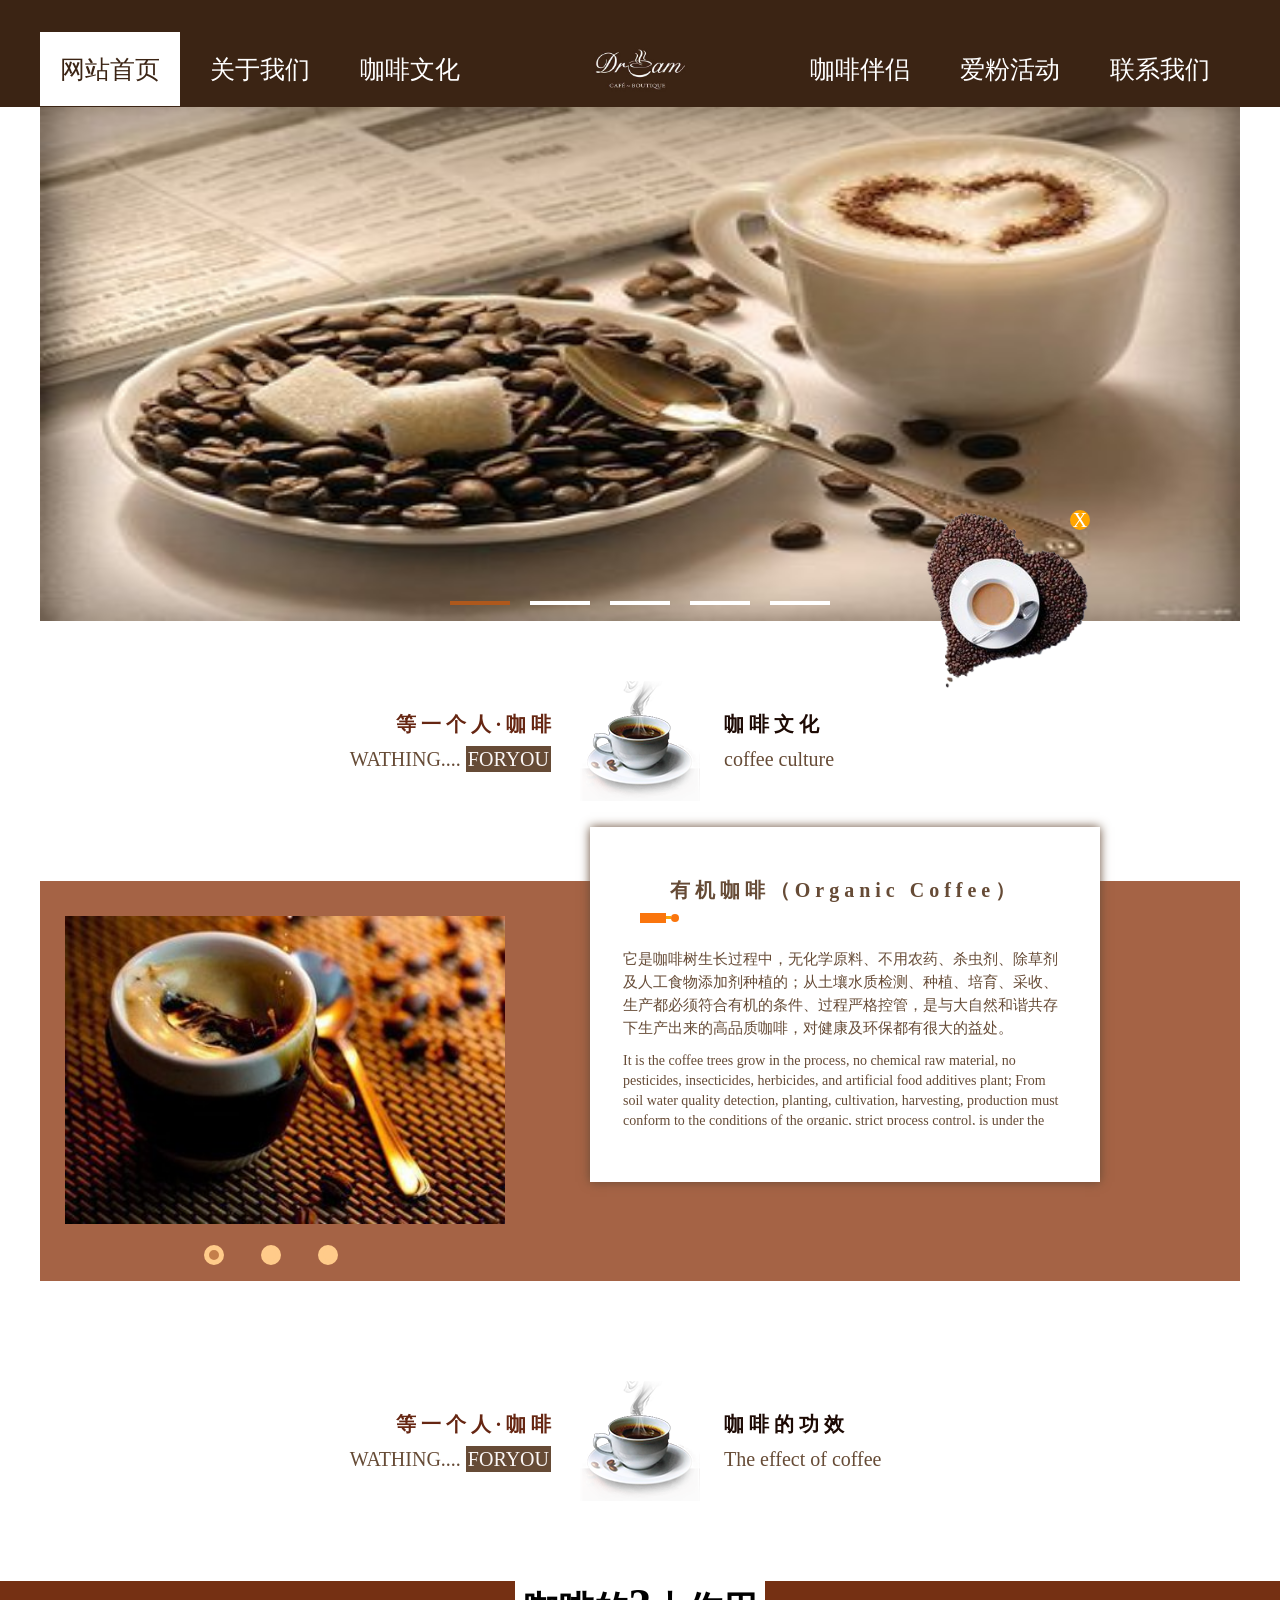
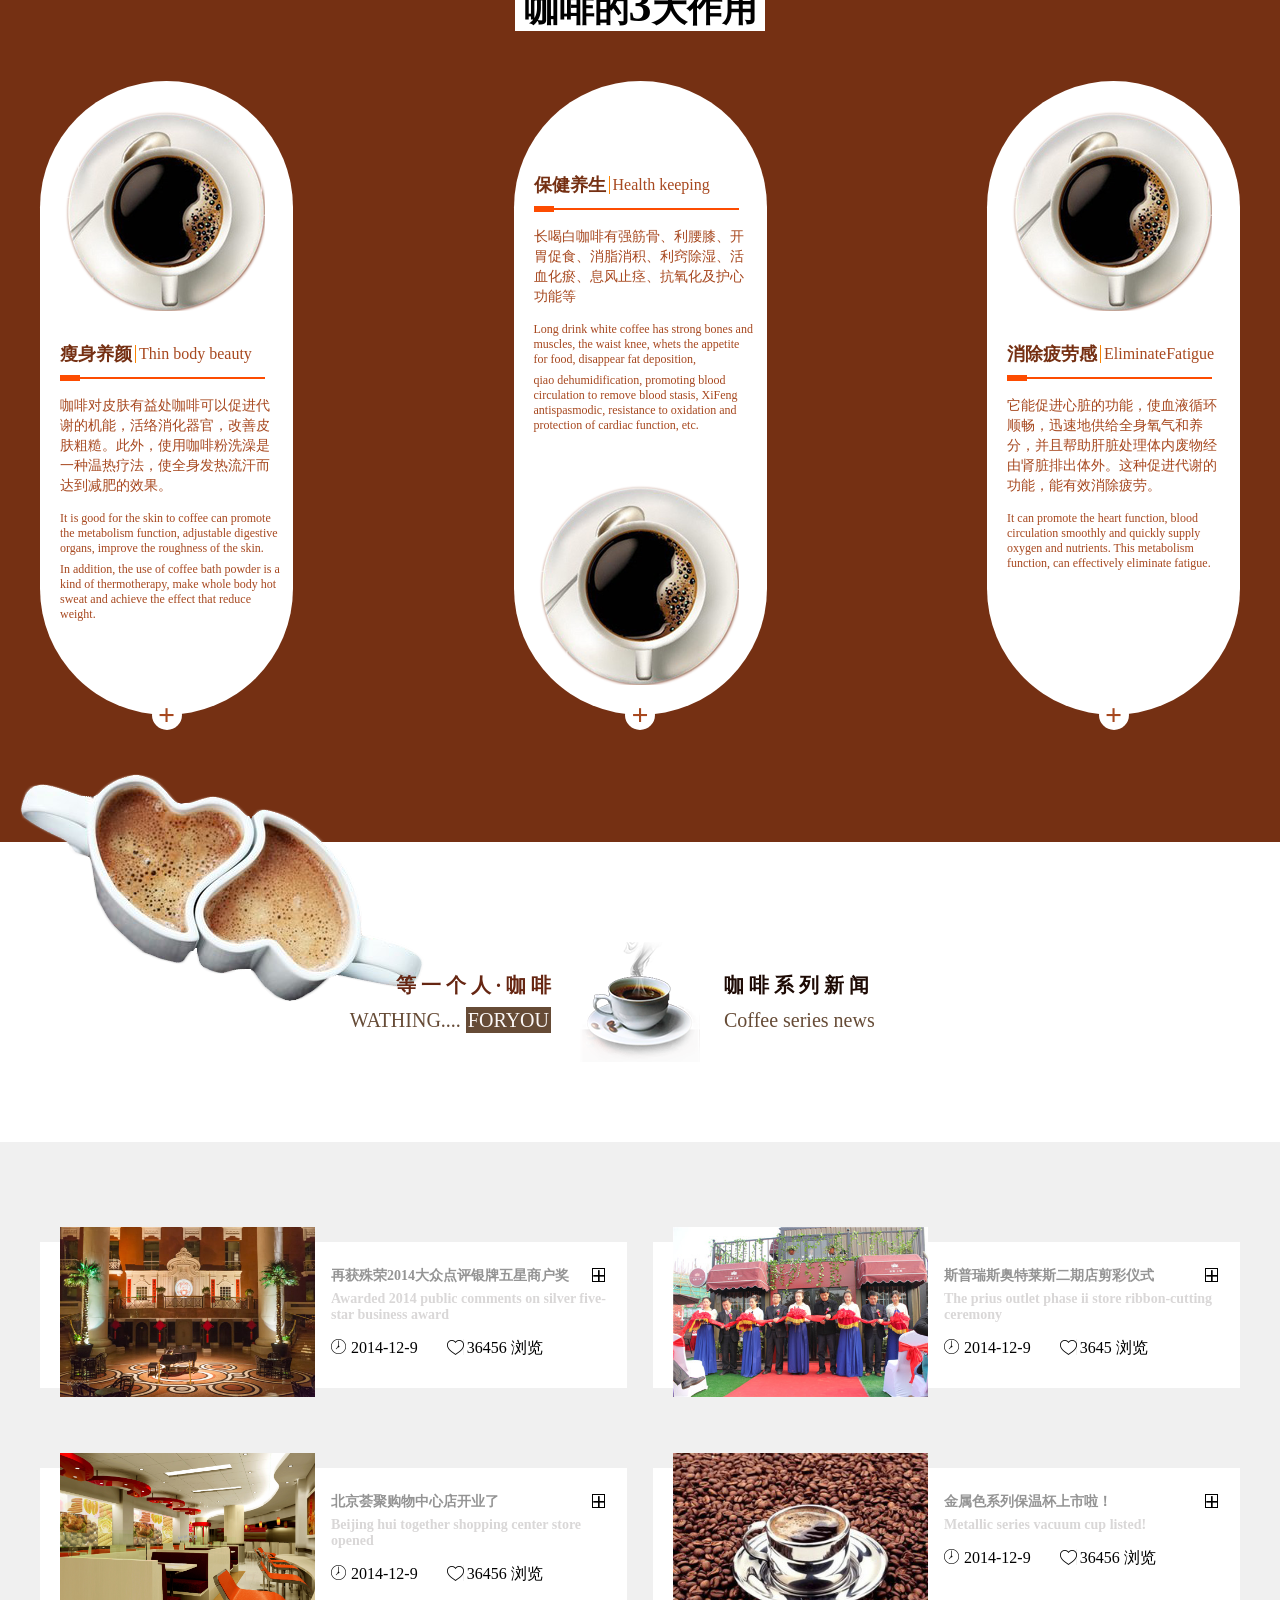
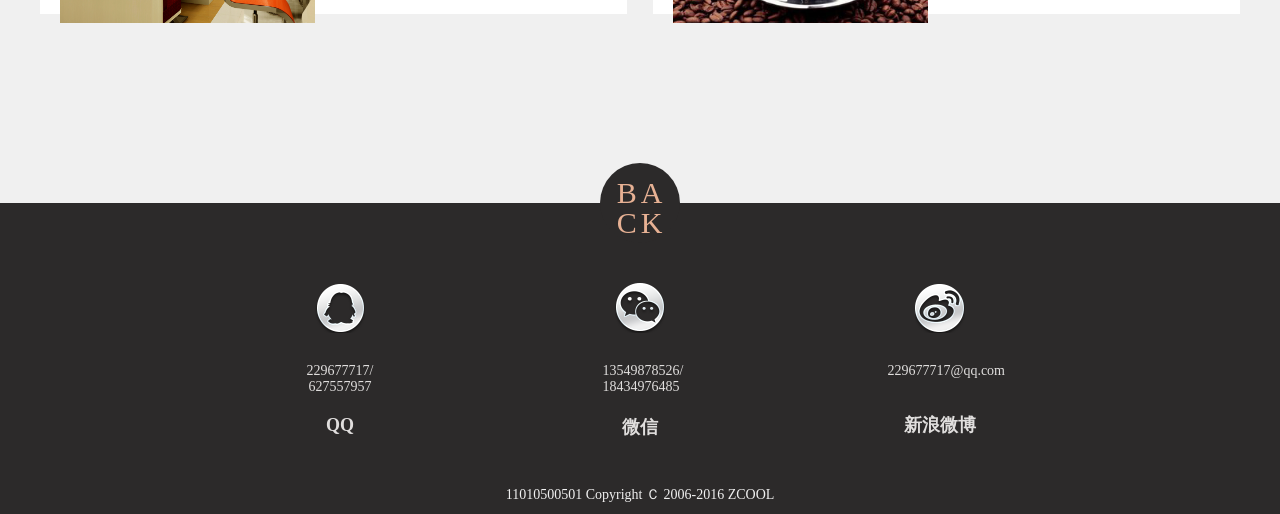
<file: html/kafei/index.html>
<!doctype html>
<html lang="en">
<head>
	<meta charset="UTF-8">
	<title>Document</title>
	<link rel="stylesheet" href="css/main.css">
	<link rel="stylesheet" href="css/base.css">
    <style type="text/css">
        .xuan{
            width: 200px;
            height: 200px;
            display: block;
            background-image: url(img/6516.png);
            background-size: cover;
            background-position: center;
            z-index: 999998;
            position: fixed;
            top: 0;
            left: 0;            
        }
        .close{
            width: 20px;
            height: 20px;
            background: orange;
            border-radius: 50px;
            position: absolute;
            right: 10px;
            top:10px;
            font-size: 20px;
            line-height: 20px;
            cursor: pointer;
            color: #fff;
            text-align: center;
             z-index: 999998;
        }

    </style>
</head>
<body>
<!--头部开始-->
	 <header>
        <div class="neikuan">
            <div class="topbox">
                <div class="top-left">
                    <span class="zhanchu"><a href="index.html">网站首页</a></span>
                    <span><a href="about.html">关于我们</a></span>
                    <span><a href="###">咖啡文化</a></span>
                </div>
                <div class="logo"><a href="###"><img src="img/1050538.jpg" alt=""></a></div>
                <div class="top-right">
                    <span><a href="tuwen.html">咖啡伴侣</a></span>
                    <span><a href="wenzi.html">爱粉活动</a></span>
                    <span><a href="###">联系我们</a></span>
                </div>
            </div>
        </div>
    </header>
<!--banner-->
<div class="banner">
    <div class="neikuan">
    <ul class="bannerbox">
        <li><a href="###"><img src="img/banner1.jpg" alt=""></a></li>
        <li><a href="###"><img src="img/banner2.jpg" alt=""></a></li>
        <li><a href="###"><img src="img/banner3.jpg" alt=""></a></li>
        <li><a href="###"><img src="img/banner4.jpg" alt=""></a></li>
        <li><a href="###"><img src="img/banner5.jpg" alt=""></a></li>
    </ul>
    <ul class="bannerli">
        <li class="active"></li>
        <li></li>
        <li></li>
        <li></li>
        <li></li>
    </ul>
        <div class="btn">
            <div class="next">></div>
            <div class="prev"><</div>
        </div>
    </div>
</div>
<!--咖啡文化-->
<div class="Main Culture">
    <div class="neikuan">
        <div class="Main-header">
            <div class="Main-left">
                <div class="title1">等一个人·咖啡</div>
                <div class="title2">
                    <span class="title2-2">WATHING....</span>
                    <span class="title2-1">FORYOU</span>
                </div>
            </div>
            <div class="Main-logo"><a href="#"><img src="img/Main-logo.png" alt=""></a></div>
            <div class="Main-right">
                <div class="title1">咖啡文化</div>
                <div class="title2">
                    <span class="title2-2">coffee culture</span>
                </div>
            </div>
        </div>
        <div class="Main-nr">
            <ul class="Main-banner">
                <li><a href="#"><img src="img/t0124b0d0dfee4ccc0b.jpg" alt=""></a></li>
                <li><a href="#"><img src="img/t013f7d32a1b3e70af4.jpg" alt=""></a></li>
                <li><a href="#"><img src="img/t01163774b8b0bdaf73.jpg" alt=""></a></li>
            </ul>
            <ul class="Mainli">
                <li></li>
                <li></li>
                <li></li>
            </ul>
            <div class="Main-xinxibox">
                <div class="Main-xinxi">
                    <h1>有机咖啡（Organic Coffee）</h1>
                    <div class="fengexian">
                        <div class="xiantou"></div>
                        <div class="xian"></div>
                        <div class="qiu"></div>
                    </div>
                    <div class="Main-xinxi-z">它是咖啡树生长过程中，无化学原料、不用农药、杀虫剂、除草剂及人工食物添加剂种植的；从土壤水质检测、种植、培育、采收、生产都必须符合有机的条件、过程严格控管，是与大自然和谐共存下生产出来的高品质咖啡，对健康及环保都有很大的益处。</div>

                    <div class="Main-xinxi-y">It is the coffee trees grow in the process, no chemical raw material, no pesticides, insecticides, herbicides, and artificial food additives plant; From soil water quality detection, planting, cultivation, harvesting, production must conform to the conditions of the organic, strict process control, is under the harmonious coexistence with nature to produce high quality coffee, is of great benefit to health and environmental protection are.</div>
                </div>
                <div class="Main-xinxi">
                    <h1>卡布奇诺(Cappuccino)</h1>
                    <div class="fengexian">
                        <div class="xiantou"></div>
                        <div class="xian"></div>
                        <div class="qiu"></div>
                    </div>
                    <div class="Main-xinxi-z">卡布奇诺是意大利咖啡文化的主流。名称由来是：在意大利人眼中看来，在热牛奶和浓咖啡的混合上的牛奶帽盖，很像教堂僧侣所穿戴的连帽长袍。 而卡布奇诺最令人陶醉的便是那细致温暖的牛奶泡沬，温柔的包裹着咖啡的热度，让你回味无穷。</div>

                    <div class="Main-xinxi-y">Cappuccino is an Italian coffee culture of the mainstream.Name origin is, in the eyes of the italians, it seems, on a mixture of hot milk and espresso milk cap, like monks in the church of the hooded robes.And cappuccino intoxicating is the most meticulous warm milk bubble, the heat of the gentle parcel coffee, let you aftertaste endless.</div>
                </div>
                <div class="Main-xinxi">
                    <h1>玛莎克兰咖啡</h1>
                    <div class="fengexian">
                        <div class="xiantou"></div>
                        <div class="xian"></div>
                        <div class="qiu"></div>
                    </div>
                    <div class="Main-xinxi-z">把热咖啡、砂糖、红葡萄酒倒入小锅中加热，再徐徐倒入杯中，咖啡上加一片柠檬和肉桂棒，肉桂棒的作用就等于汤匙，在轻轻搅拌兼，随热气飘散出来的，除了咖啡香之外，还有肉桂和柠檬的芬芳。</div>

                    <div class="Main-xinxi-y">The hot coffee, sugar, red wine in small pot heating, and then pour cup, coffee and a slice of lemon and cinnamon stick, the effect of cinnamon stick is equal to the spoon, in and stir gently, as heat spill out, in addition to coffee, cinnamon and lemon scent.</div>
                </div>
            </div>
        </div>
    </div>
</div>

<!--咖啡的功效-->
<div class="Main Efficacy">
    <div class="neikuan">
        <div class="Main-header">
            <div class="Main-left">
                <div class="title1">等一个人·咖啡</div>
                <div class="title2">
                    <span class="title2-2">WATHING....</span>
                    <span class="title2-1">FORYOU</span>
                </div>
            </div>
            <div class="Main-logo"><a href="#"><img src="img/Main-logo.png" alt=""></a></div>
            <div class="Main-right">
                <div class="title1">咖啡的功效</div>
                <div class="title2">
                    <span class="title2-2">The effect of coffee</span>
                </div>
            </div>
        </div>

    </div>
    <div class="Efficacy-nr">
        <div class="Efficacy-hi">咖啡的<span>3</span>大作用</div>
        <a href="#" class="zhuangshi"><img src="img/2.png" alt=""></a>
        <div class="neikuan">
            <div class="Efficacy_xinxi">
                <div class="Efficacy-t"><a href="#"><img src="img/1.png" alt=""></a></div>
                <div class="Efficacy-z">
                    <div class="Efficacy-z-header">
                        <span class="h1">瘦身养颜</span>
                        <span class="i"></span>
                        <span class="h2">Thin body beauty</span>
                    </div>
                    <div class="E-fengexian">
                        <div class="E-xiantou"></div>
                        <div class="E-xian"></div>
                    </div>
                    <div class="E-wenzi">
                        <div class="E-weizi-z">咖啡对皮肤有益处咖啡可以促进代谢的机能，活络消化器官，改善皮肤粗糙。此外，使用咖啡粉洗澡是一种温热疗法，使全身发热流汗而达到减肥的效果。</div>
                        <div class="E-weizi-y">It is good for the skin to coffee can promote the metabolism function, adjustable digestive organs, improve the roughness of the skin. </div>
                        <div class="E-weizi-y">In addition, the use of coffee bath powder is a kind of thermotherapy, make whole body hot sweat and achieve the effect that reduce weight.</div>
                    </div>

                </div>
                <div class="gengduo2">+</div>
            </div>
            <div class="Efficacy_xinxi">
                <div class="Efficacy-t t1"><a href="#"><img src="img/1.png" alt=""></a></div>
                <div class="Efficacy-z exinxi">
                    <div class="Efficacy-z-header">
                        <span class="h1">保健养生</span>
                        <span class="i"></span>
                        <span class="h2">Health keeping</span>
                    </div>
                    <div class="E-fengexian">
                        <div class="E-xiantou"></div>
                        <div class="E-xian"></div>
                    </div>
                    <div class="E-wenzi">
                        <div class="E-weizi-z">长喝白咖啡有强筋骨、利腰膝、开胃促食、消脂消积、利窍除湿、活血化瘀、息风止痉、抗氧化及护心功能等</div>
                        <div class="E-weizi-y">Long drink white coffee has strong bones and muscles, the waist knee, whets the appetite for food, disappear fat deposition,</div>
                        <div class="E-weizi-y">qiao dehumidification, promoting blood circulation to remove blood stasis, XiFeng antispasmodic, resistance to oxidation and protection of cardiac function, etc.</div>
                    </div>

                </div>
                <div class="gengduo2">+</div>
            </div>
            <div class="Efficacy_xinxi">
                <div class="Efficacy-t"><a href="#"><img src="img/1.png" alt=""></a></div>
                <div class="Efficacy-z">
                    <div class="Efficacy-z-header">
                        <span class="h1">消除疲劳感</span>
                        <span class="i"></span>
                        <span class="h2">EliminateFatigue</span>
                    </div>
                    <div class="E-fengexian">
                        <div class="E-xiantou"></div>
                        <div class="E-xian"></div>
                    </div>
                    <div class="E-wenzi">
                        <div class="E-weizi-z">它能促进心脏的功能，使血液循环顺畅，迅速地供给全身氧气和养分，并且帮助肝脏处理体内废物经由肾脏排出体外。这种促进代谢的功能，能有效消除疲劳。</div>
                        <div class="E-weizi-y">It can promote the heart function, blood circulation smoothly and quickly supply oxygen and nutrients. This metabolism function, can effectively eliminate fatigue.</div>
                    </div>

                </div>
                <div class="gengduo2">+</div>
            </div>

        </div>
    </div>
</div>

<!--咖啡系列新闻-->
<div class="neikuan">
    <div class="Main-header">
        <div class="Main-left">
            <div class="title1">等一个人·咖啡</div>
            <div class="title2">
                <span class="title2-2">WATHING....</span>
                <span class="title2-1">FORYOU</span>
            </div>
        </div>
        <div class="Main-logo"><a href="#"><img src="img/Main-logo.png" alt=""></a></div>
        <div class="Main-right">
            <div class="title1">咖啡系列新闻</div>
            <div class="title2">
                <span class="title2-2">Coffee series news</span>
            </div>
        </div>
    </div>
</div>
<div class="News">
    <div class="neikuan">
        <div class="news1">
            <a href="#" class="tu"><img src="img/3.jpg" alt=""></a>
            <div class="new-box">
                <h1>再获殊荣2014大众点评银牌五星商户奖</h1>
                <h2>Awarded 2014 public comments on silver five-star business award</h2>
                <div class="fenxiang">
                    <span class="shijian">2014-12-9</span>
                    <span class="zan">36456 浏览</span>
                </div>
            </div>
            <div class="geng"><span>+</span></div>
        </div>
        <div class="news2">
            <a href="##" class="tu"><img src="img/be2c05e10ea914ea7a879c27098_p1_mk1.jpg" alt=""></a>
            <div class="new-box">
                <h1>斯普瑞斯奥特莱斯二期店剪彩仪式</h1>
                <h2>The prius outlet phase ii store ribbon-cutting ceremony</h2>
                <div class="fenxiang">
                    <span class="shijian">2014-12-9</span>
                    <span class="zan">3645 浏览</span>
                </div>
            </div>
            <div class="geng"><span>+</span></div>
        </div>
        <div class="news1">
            <a href="wenzi3.html" class="tu"><img src="img/1457609759329.jpg" alt=""></a>
            <div class="new-box">
                <h1><a href="wenzi3.html">北京荟聚购物中心店开业了</a></h1>
                <h2><a href="wenzi3.html">Beijing hui together shopping center store opened</a></h2>
                <div class="fenxiang">
                    <span class="shijian">2014-12-9</span>
                    <span class="zan">36456 浏览</span>
                </div>
            </div>
            <div class="geng"><span>+</span></div>
        </div>
        <div class="news2">
            <a href="##" class="tu"><img src="img/t012539b7b6b59d904d.jpg" alt=""></a>
            <div class="new-box">
                <h1>金属色系列保温杯上市啦！</h1>
                <h2>Metallic series vacuum cup listed!</h2>
                <div class="fenxiang">
                    <span class="shijian">2014-12-9</span>
                    <span class="zan">36456 浏览</span>
                </div>
            </div>
            <div class="geng"><span>+</span></div>
        </div>
    </div>
</div>

<!--底部-->
<div class="dibu">
    <div class="back"><div>BA</div>
    <div>CK</div></div>
    <div class="dibuxinxi">
        <div class="qq">
            <a href="###"><img src="img/qq.png" alt=""></a>
            <span>229677717/
                627557957</span>
            <span class="qqz">QQ</span>

        </div>
        <div class="qq">
            <a href="###"><img src="img/weixin.png" alt=""></a>
            <span>13549878526/
18434976485</span>
            <span class="qqz">微信</span>

        </div>
        <div class="qq">
            <a href="###"><img src="img/weibo.png" alt=""></a>
            <span class="wb">229677717@qq.com</span>
            <span class="qqz">新浪微博</span>

        </div>
    </div>
    <div class="shengbiao">11010500501 Copyright Ｃ 2006-2016 ZCOOL</div>
</div>
<!--右侧-->
                <div class="xuan">
                    <div class="close">X</div>       
                </div>


</body>
<script type="text/javascript" src="js/function.js"></script>
<script type="text/javascript" src="js/animate.js"></script>
<script type="text/javascript" src="js/main.js"></script>
<script type="text/javascript">
        $(function(){
            const xuan=$(".xuan")[0];
             const close=$(".close")[0];
             const xuanw=xuan.offsetWidth;
             const xuanh=xuan.offsetHeight;
             let winW=document.documentElement.clientWidth;
             let winH=document.documentElement.clientHeight;
             var flagff=true;
            

             let spanx=20;
             let spany=20;
             let xuanx=xuan.offsetLeft;
             let xuany=xuan.offsetTop;

             var t=setInterval(move,60);
             function move(){
                xuanx+=spanx;
                xuany+=spany;
                if(xuanx>=winW-xuanw){
                    xuanx=winW-xuanw;
                    spanx=-spanx;
                }
                if(xuanx<=0){
                    xuanx=0;
                    spanx=-spanx;
                }
                if(xuany>=winH-xuanh){
                    xuany=winH-xuanh;
                    spany=-spany;
                }
                if(xuany<=0){
                    xuany=0;
                    spany=-spany;
                }
                xuan.style.left=xuanx+"px";
                xuan.style.top=xuany+"px";
             }

             window.onresize=function(){
                winW=document.documentElement.clientWidth;
                winH=document.documentElement.clientHeight;
             }
             xuan.onmouseover=function(){
                clearInterval(t)
             }
             xuan.onmouseout=function(){
                if(flagff){
                    if(t){
                        clearInterval(t)
                    }
                    t=setInterval(move,60);
            
                }
             }

             close.onclick=function(){
                // clearInterval(t)
                    if(flagff){
                    flagff=false;
                    animate(xuan,{left:-150},1000);
                    }else{
                    animate(xuan,{left:0},1000,function(){
                        flagff=true;
                        t=setInterval(move,60);
                    });
                    
                    }
                }
            })
</script>
</html>
</file>
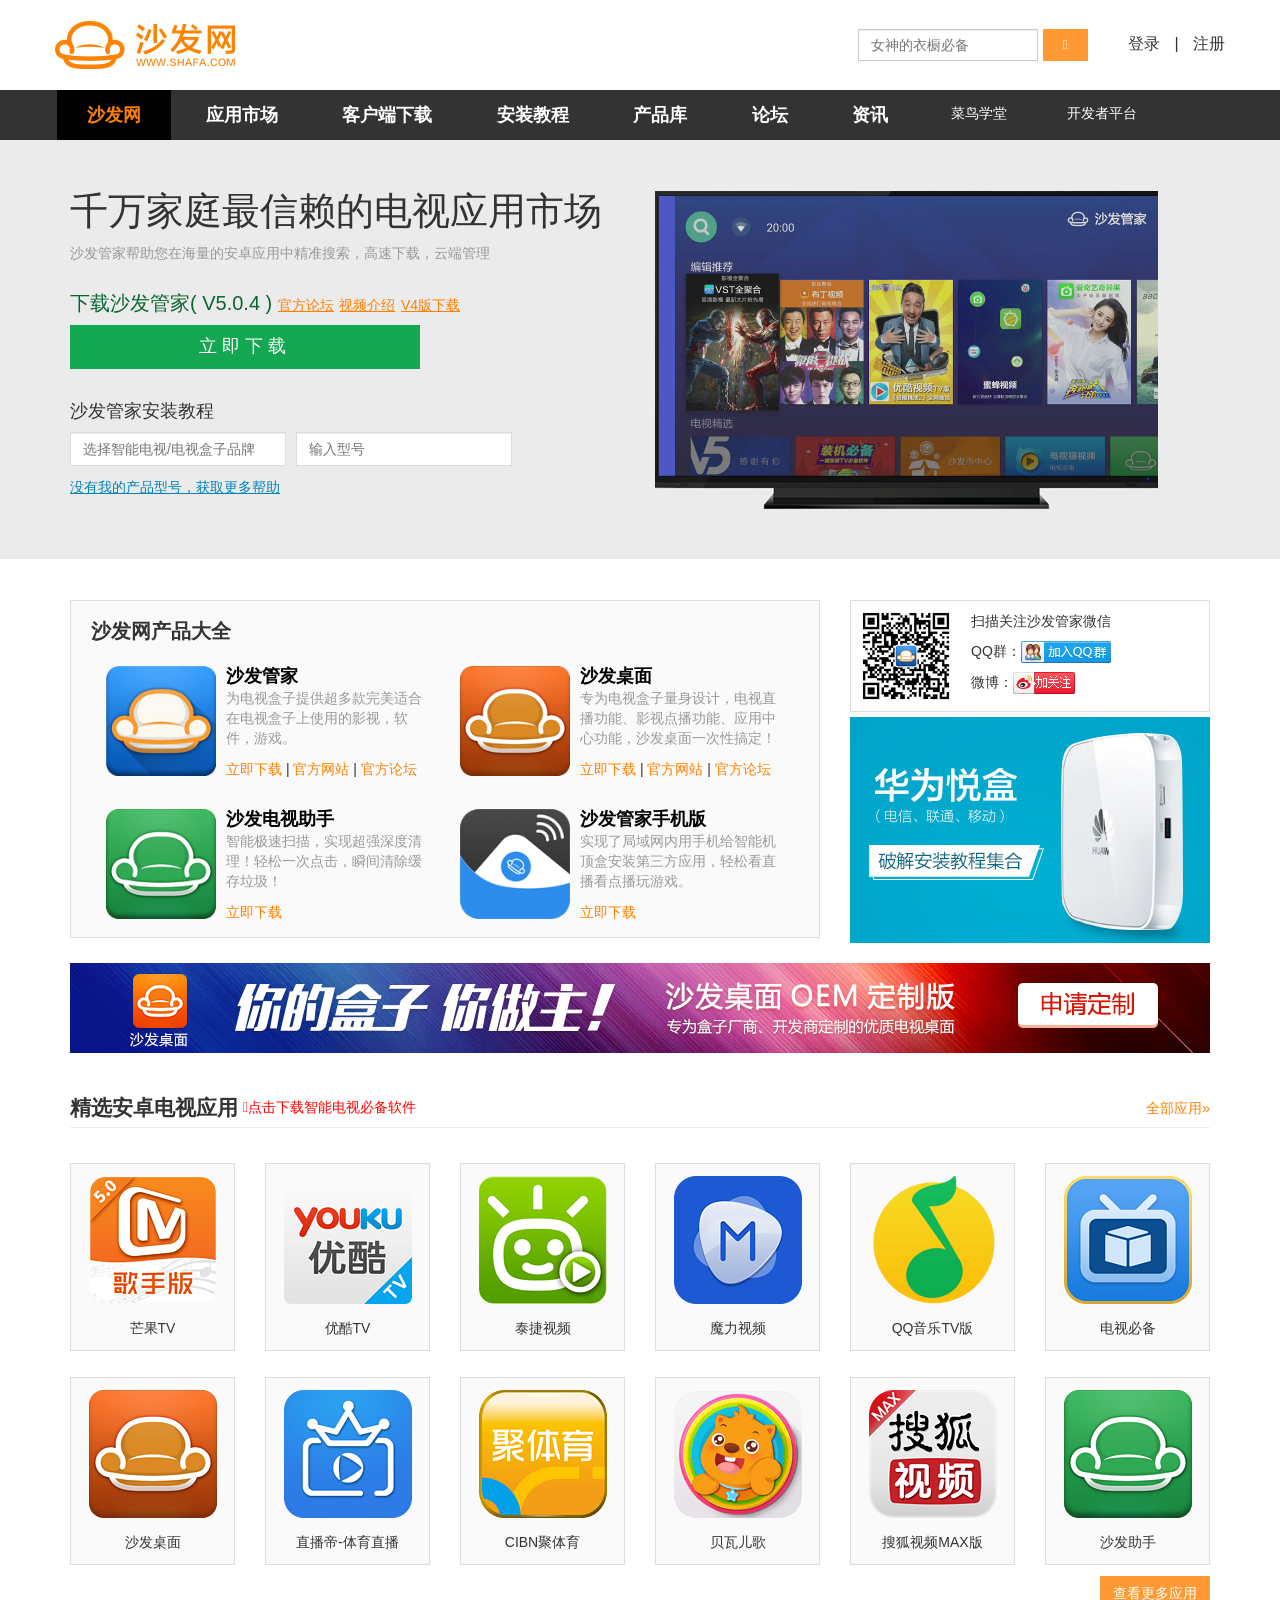
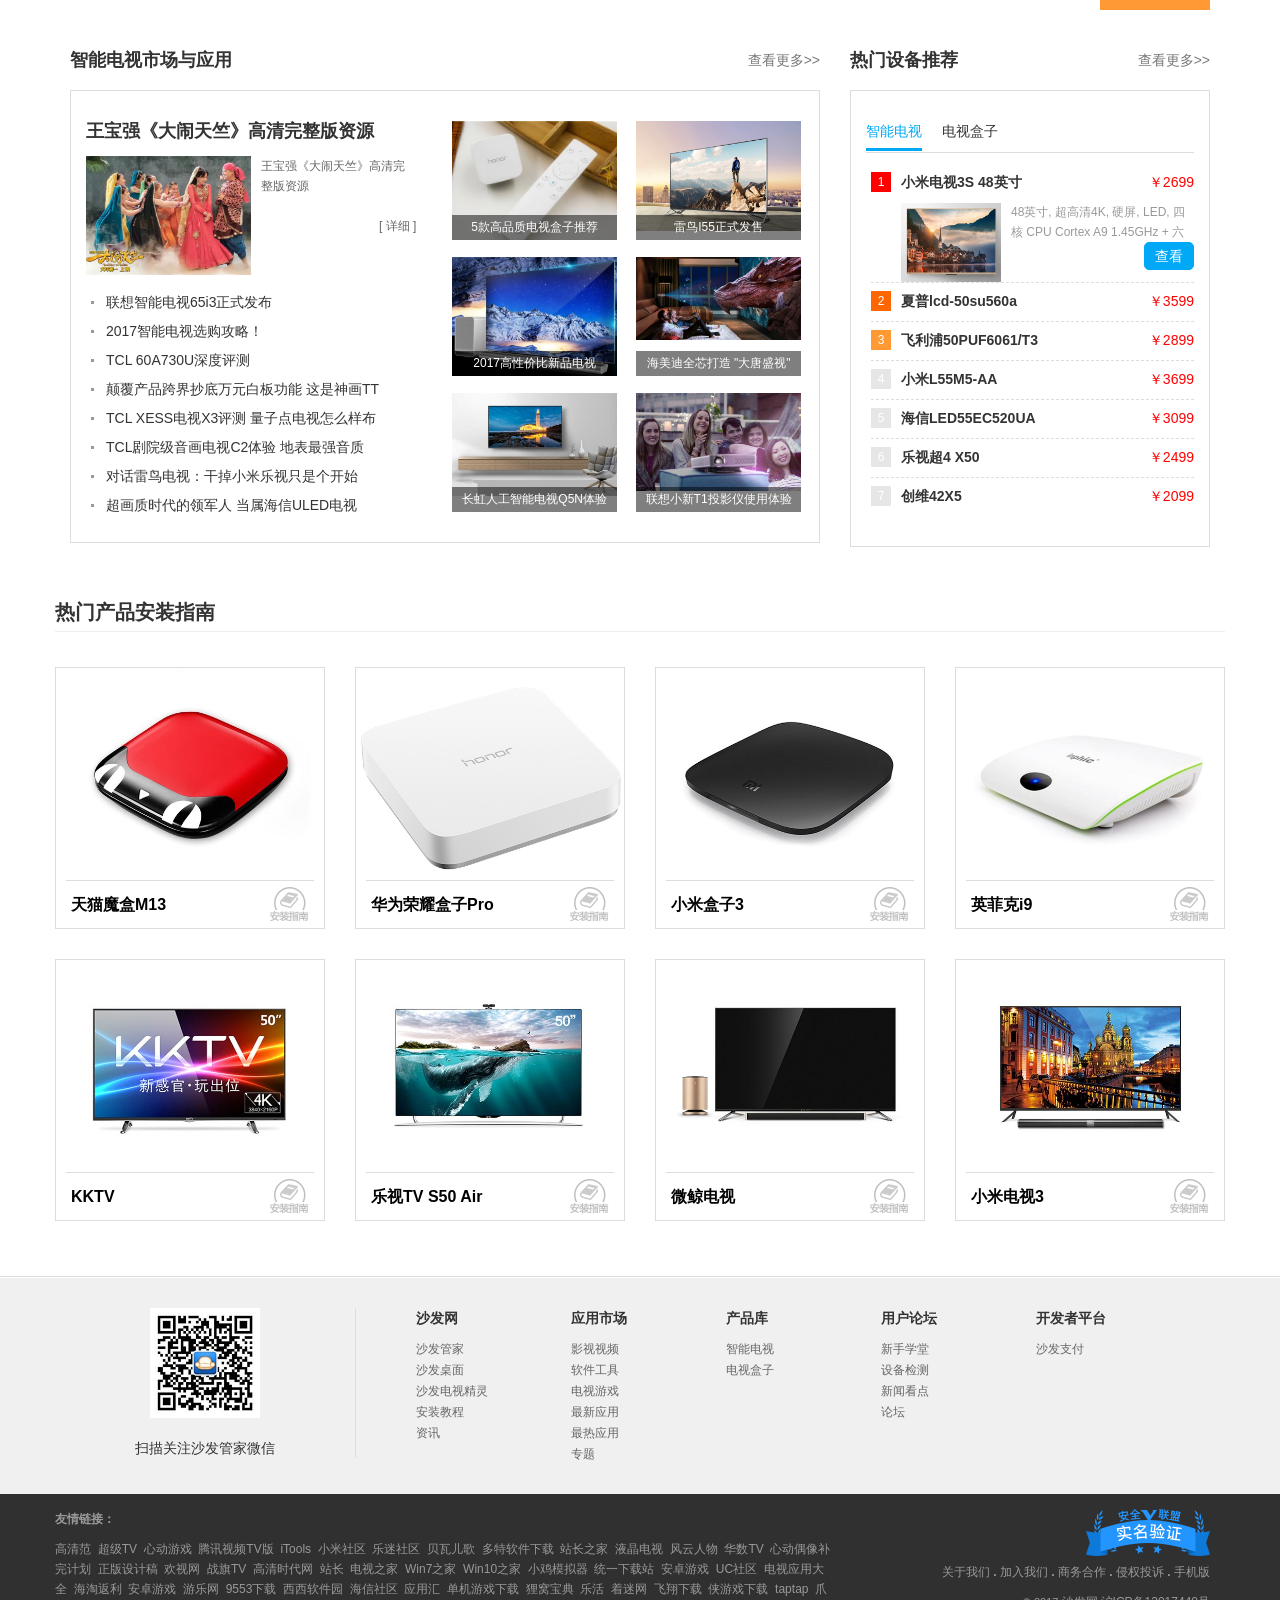
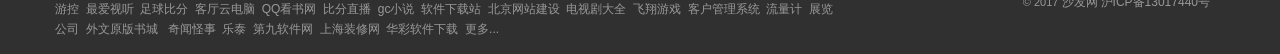
<file: html/shafa/index.html>
<!doctype html>
<html lang="en">
<head>
	<meta charset="UTF-8">
	<meta name="viewport" content="width=device-width, initial-scale=1.0,minimum-scale=1.0,maximum-scale=1.0, user-scalable=no"/>
	<title>沙发网 - 沙发管家官方下载网站</title>
	<link rel="stylesheet" href="css/sgh.css">
	<link rel="stylesheet" href="css/base.css">
	<link rel="stylesheet" href="css/main.css">
	<link rel="stylesheet" type="text/css" href="http://at.alicdn.com/t/font_m94vojf9bq5xw29.css">

</head>
<body>
	<!-- 头部开始 -->
	<header>
		<div class="neikuan clear">			
			<a href="" class="logo col-xsm-12">
				<img src="img/logo.jpg" alt="">
			</a>
			<div class="logoyou clear col-xsm-12">
				<div class="sousuo clear">
					<input type="text" placeholder="女神的衣橱必备" class="sousuo1">
					<button class="ss iconfont">&#xe606;</button>
				</div>
				<div class="denglu">
					<a href="">登录</a>
					<span>|</span>
					<a href="">注册</a>
				</div>
			</div>
		</div>
	</header>
	<!-- 头部结束 -->
	<!-- 导航开始 -->
	<nav>
		<div class="neikuan clear">
			<ul class="daohang1 col-lg-none col-md-none col-xsm-inblock">
				<li>
					<h1 class="caidan iconfont">&#xe603;</h1>
				</li>
			</ul>
			<ul class="daohang col-xsm-none">
				<a href="">
					<h2>沙发网</h2>
				</a>
				<a href="">
					<li>
						<h1>应用市场</h1>
						<div class="daohanglis">
							<p>影视点播</p>
							<p>电视直播</p>
							<p>软件应用</p>
							<p>电视游戏</p>
							<p>最热</p>
							<p>专题</p>
						</div>
						
				</li></a>
				<a href=""><li>
					<h1>客户端下载</h1>
					<div class="daohanglis">
						<p>沙发管家</p>
						<p>沙发桌面</p>
						<p>精灵沙发电视</p>
					</div>
				</li></a>
				<a href=""><li>
					<h1>安装教程</h1>
				</li></a>
				<a href=""><li>
					<h1>产品库</h1>
					<div class="daohanglis daohanglis2">
						<p>智能电视</p>
						<p>电视盒子</p>
						<p>投影仪</p>
					</div>
				</li></a>
				<a href=""><li>
					<h1>论坛</h1>
				</li></a>
				<a href=""><li>
					<h1>资讯</h1>
					<div class="daohanglis daohanglis3">
							<p>智能电视</p>
							<p>电视盒子</p>
							<p>新闻资讯</p>
							<p>玩机攻略</p>
							<p>应用心得</p>
							<p>智能硬件</p>
							<p>家电测评</p>
							<p>VR虚拟现实</p>
						</div>
				</li></a>
			</ul>
			<div class="daohangyou col-xsm-none">
				<a href="">菜鸟学堂</a>
				<a href="">开发者平台</a>
			</div>
		</div>
	</nav>
	<!-- 导航结束 -->
	<!-- banner开始 -->
	<section class="bannerAear clear">
		<div class="neikuan">
			<div class="bannerBox">
				<div class="bannerzuo clear">
					<h1>千万家庭最信赖的电视应用市场</h1>
					<p>沙发管家帮助您在海量的安卓应用中精准搜索，高速下载，云端管理</p>
					<div class="banner-text-download">
						<p>下载沙发管家( V5.0.4 )
                            <a href="">官方论坛</a>
                            <a href="">视频介绍</a>
                            <a href="">V4版下载</a>
                        </p>
					</div>
					<a href="" class="btn">立即下载</a>
					<div class="shafaguanjiaanzh clear">
						<h1>沙发管家安装教程</h1>
					<div class="xuanze clear">
						<div class="xuanzek">
						<div class="jiaochxuank">
							<input class="sousuo2" type="text" placeholder="选择智能电视/电视盒子品牌" onfocus="this.placeholder=''" onblur="this.placeholder='选择智能电视/电视盒子品牌'">
							<div class="ywxzk">
								<div class="tutorial-brands-group">
									<ul class="nav-tabs5">
										<li>
											<a href="###" class="active5">热门品牌</a>
										</li>
										<li>
											<a href="###">ABCDF</a>
										</li>
										<li>
											<a href="###">GHJKL</a>
										</li>
										<li>
											<a href="###">MNOPQ</a>
										</li>
										<li>
											<a href="###">RSTUV</a>
										</li>
										<li>
											<a href="###">WXYZ1</a>
										</li>
										<li>
											<p href="">其他品牌</p>
										</li>
										<div class="button">
											<div class="true">×</div>
										</div>
									</ul>
									<div class="tab-pane15 ywnr">
										<ul class="hot">
											<li>
												<span class="ho">HOT</span>
												<div>
													<a href="###">小米</a>
													<a href="###">天猫</a>
													<a href="###">创维</a>
													<a href="###">长虹</a>
													<a href="###">百度</a>
													<a href="###">大麦</a>
													<a href="###">TCL</a>
													<a href="###">英菲克</a>
													<a href="###">开博尔</a>
													<a href="###">乐视</a>
													<a href="###">天敏</a>
													<a href="###">海信</a>
													<a href="###">海美迪</a>
												</div>
											</li>
										</ul>
									</div>
									<!-- 1 -->
									<div class="tab-pane15">
										<ul class="hot">
											<li>
												<span>A</span>
												<div>
													<a href="###">爱奇艺</a>
													<a href="###">爱芒果电视</a>
													<a href="###">奥风</a>
													<a href="###">奥图码</a>
													<a href="###">AOC</a>
												</div>
											</li>
											<!-- B -->
											<li>
												<span>B</span>
												<div>
													<a href="###">边锋</a>
													<a href="###">贝米</a>
													<a href="###">百视通</a>
													<a href="###">百度</a>
													<a href="###">比电</a>
													<a href="###">暴风TV</a>
													<a href="###">播仕</a>
													<a href="###">别致</a>
												</div>
											</li>
											<!-- C -->
											<li>
												<span>C</span>
												<div>
													<a href="###">长虹</a>
													<a href="###">CAN</a>
													<a href="###">彩迅</a>
													<a href="###">创维</a>
													<a href="###">CIBN</a>
												</div>
											</li>
											<!-- D -->
											<li>
												<span>D</span>
												<div>
													<a href="###">迪美讯</a>
													<a href="###">迪士尼视界</a>
													<a href="###">迪优美特</a>
													<a href="###">达客</a>
													<a href="###">豆腐布丁</a>
													<a href="###">第五元素</a>
													<a href="###">戴利普</a>
													<a href="###">大麦</a>
													<a href="###">东芝</a>
												</div>
											</li>
											<!-- F -->
											<li>
												<span>F</span>
												<div>
													<a href="###">飞智</a>
													<a href="###">飞利浦</a>
													<a href="###">风行</a>
													<a href="###">锋影</a>
													<a href="###">富可视</a>
													<a href="###">FunBox</a>
													<a href="###">Fiberhome</a>
												</div>
											</li>
										</ul>
									</div>
									<!-- 2 -->
									<div class="tab-pane15">
										<ul class="hot">
											<li>
												<span>G</span>
												<div>
													<a href="###">高乐</a>
													<a href="###"> 杠点（PIVOS）</a>
												</div>
											</li>
											<!-- H -->
											<li>
												<span>H</span>
												<div>
													<a href="###">盒天下</a>
													<a href="###">皓丽</a>
													<a href="###">湖南有线家</a>
													<a href="###">海美迪</a>
													<a href="###">海尔</a>
													<a href="###">海力</a>
													<a href="###">海信</a>
													<a href="###">汉达云盒</a>
													<a href="###">惠科</a>
													<a href="###">恒大</a>
													<a href="###">华谊</a>
													<a href="###">华曦达</a>
													<a href="###">华数TV</a>
													<a href="###">华广</a>
													<a href="###">华为</a>
													<a href="###">HKC</a>
												</div>
											</li>
											<!-- J -->
											<li>
												<span>J</span>
												<div>
													<a href="###">聚健康</a>
													<a href="###">精典</a>
													<a href="###">桔豆</a>
													<a href="###">极米</a>
													<a href="###">杰科</a>
													<a href="###">坚果</a>
													<a href="###">嘉视丽</a>
													<a href="###">劲霸王</a>
													<a href="###">佳的美</a>
													<a href="###">京东魔盒</a>
													<a href="###">京东方</a>
												</div>
											</li>
											<!-- K -->
											<li>
												<span>K</span>
												<div>
													<a href="###">酷感</a>
													<a href="###">酷开</a>
													<a href="###">酷乐视</a>
													<a href="###">快播</a>
													<a href="###">开博尔</a>
													<a href="###">康佳</a>
													<a href="###">K米点歌机</a>
													<a href="###">KKTV</a>
												</div>
											</li>
											<!-- L -->
											<li>
												<span>L</span>
												<div>
													<a href="###">蓝旭</a>
													<a href="###">莱檬</a>
													<a href="###">联我</a>
													<a href="###">联想</a>
													<a href="###">立播</a>
													<a href="###">灵动云莓</a>
													<a href="###">灵云</a>
													<a href="###">浪潮</a>
													<a href="###">朗盛泰</a>
													<a href="###">乐视</a>
													<a href="###">乐百视</a>
													<a href="###">乐橙</a>
													<a href="###">乐家盒子</a>
													<a href="###">乐华</a>
													<a href="###">LG</a>
												</div>
											</li>
										</ul>
									</div>
									<!-- 3 -->
									<div class="tab-pane15">
										<ul class="hot">
											<li>
												<span>M</span>
												<div>
													<a href="###">魔蛋</a>
													<a href="###">魔百盒</a>
													<a href="###">魅族</a>
													<a href="###">迈科</a>
													<a href="###">迈乐</a>
													<a href="###">芒果玩+</a>
													<a href="###">芒果嗨Q</a>
													<a href="###">美迪</a>
													<a href="###">美赛图</a>
													<a href="###">美的</a>
													<a href="###">美如画</a>
													<a href="###">美乐</a>
													<a href="###">美万嘉</a>
													<a href="###">米看</a>
													<a href="###">米影</a>
													<a href="###">木星</a>
													<a href="###">明基</a>
													<a href="###">墨肯</a>
													<a href="###">咪咕</a>
												</div>
											</li>
											<!-- N -->
											<li>
												<span>N</span>
												<div>
													<a href="###">诺凯德</a>
													<a href="###">纽曼</a>
													<a href="###">努比亚</a>
												</div>
											</li>
											<!-- O -->
											<li>
												<span>O</span>
												<div>
													<a href="###">欧宝丽</a>
												</div>
											</li>
											<!-- P -->
											<li>
												<span>P</span>
												<div>
													<a href="###">潘多拉</a>
													<a href="###">PPTV</a>
												</div>
											</li>
											<!-- Q -->
											<li>
												<span>Q</span>
												<div>
													<a href="###">清华同方</a>
													<a href="###">企鹅电视</a>
													<a href="###">七V</a>
												</div>
											</li>
										</ul>
									</div>
									<!-- 4 -->
									<div class="tab-pane15">
										<ul class="hot">
											<li>
												<span>R</span>
												<div>
													<a href="###">荣为</a>
													<a href="###">Remix</a>
												</div>
											</li>
											<!-- S -->
											<li>
												<span>S</span>
												<div>
													<a href="###">索尼</a>
													<a href="###">神画</a>
													<a href="###">水星</a>
													<a href="###">松下</a>
													<a href="###">搜狐</a>
													<a href="###">声光</a>
													<a href="###">三洋</a>
												</div>
											</li>
											<!-- T -->
											<li>
												<span>T</span>
												<div>
													<a href="###">TCL</a>
													<a href="###">腾讯</a>
													<a href="###">统帅</a>
													<a href="###">泰捷</a>
													<a href="###">泰信</a>
													<a href="###">天猫</a>
													<a href="###">天敏</a>
													<a href="###">天尚</a>
													<a href="###">天宝</a>
													<a href="###">台硕</a>
													<a href="###">tegra  </a>
													<a href="###">TP mini</a>
												</div>
											</li>
											<!-- U -->
											<li>
												<span>U</span>
												<div>
													<a href="###">UT蛋蛋</a>
												</div>
											</li>
											<!-- V -->
											<li>
												<span>V</span>
												<div>
													<a href="###">Voyo </a>
													<a href="###">VISTON</a>
												</div>
											</li>
										</ul>
									</div>
									<!-- 5 -->
									<div class="tab-pane15">
										<ul class="hot">
											<li>
												<span>W</span>
												<div>
													<a href="###">网视</a>
													<a href="###">沃豆</a>
													<a href="###">我播</a>
													<a href="###">微鲸</a>
													<a href="###">微星</a>
													<a href="###">完美星空</a>
													<a href="###">卫星影院</a>
													<a href="###">伟皓</a>
													<a href="###">威动</a>
												</div>
											</li>
											<!-- X -->
											<li>
												<span>X</span>
												<div>
													<a href="###">现代</a>
													<a href="###">熊猫</a>
													<a href="###">星球</a>
													<a href="###">小魅盒子</a>
													<a href="###">小美</a>
													<a href="###">小米</a>
													<a href="###">小柚</a>
													<a href="###">小帅UFO</a>
													<a href="###">夏普</a>
													<a href="###">夏新</a>
													<a href="###">先科</a>
												</div>
											</li>
											<!-- Y -->
											<li>
												<span>Y</span>
												<div>
													<a href="###">萤石</a>
													<a href="###">英菲克</a>
													<a href="###">沂星</a>
													<a href="###">易视捷</a>
													<a href="###">易视宝</a>
													<a href="###">忆典</a>
													<a href="###">影驰</a>
													<a href="###">影雅</a>
													<a href="###">影能</a>
													<a href="###">元景</a>
													<a href="###">优酷</a>
													<a href="###">亿格瑞</a>
													<a href="###">亿播云盒</a>
													<a href="###">亚马逊</a>
													<a href="###">云网行</a>
													<a href="###">云罐</a>
												</div>
											</li>
											<!-- Z -->
											<li>
												<span>Z</span>
												<div>
													<a href="###">致家</a>
													<a href="###">智我</a>
													<a href="###">战斧</a>
													<a href="###">中新</a>
													<a href="###">中华云盒</a>
													<a href="###">中兴</a>
											</li>
											<!-- 1 -->
											<li>
												<span>1</span>
												<div>
													<a href="###">17TV</a>
													<a href="###">1905电影盒</a>
												</div>
											</li>
										</ul>
									</div>
								<p class="search">
									<span class="keywords"> 若需缩小范围，请输入更多条件</span>
									<!-- <div class="button">
										<div class="true">×</div>
									</div> -->
								</p>
								<div class="results"></div>
								</div>
							</div>
						</div>
						<div class="jiaochxuank">
							<input class="sousuo2" type="text" placeholder="输入型号" onfocus="this.placeholder=''" onblur="this.placeholder='输入型号'">
							<div class="ywxzk1 ywxzk">
								<div class="yw">
								<span>请先选择智能电视/电视盒子品牌</span>
								<div class="button button1">
										<div class="true">×</div>
								</div>	
								</div>
								<p>
									<span>或者</span>
									<a href="###">查看全部安装指南列表</a>
								</p>
								
							</div>
						</div>
						</div>
					</div>
						<div class="jchelp"><a href="">没有我的产品型号，获取更多帮助
						</a></div>
					</div>
				</div>		
				 <div class="banneryou">
					<div class="img">
						<div class="tu">
							<a href=""><img src="img/7c247d71ce0d2361d9ef2d787b52ea627df6ea54.jpg" alt="" class="banner-you"></a>
							<a href=""><img src="img/d0d7bf272fe5e75fb9bbc1e93fc6fe308d2b706f.jpg" alt="" class="banner-you"></a>
						</div>
					</div>
				</div> 
			</div>
			
		</div>
	</section>
	<!-- banner结束 -->
	<div class="container">
		<div class="neikuan clear">
			<div class="chanpinzhanshi col-lg-8 col-md-8 col-sm-12">
				<div class="index-products">
					<h2>沙发网产品大全</h2>
					<div class="neikuan chanpin clear">
						<div class="col-lg-6 col-sm-6 products-item">
							<a href="">
								<img src="img/c3dec29df20d3b854ee0cba18743d20f2dadc987.png!medium.icon" alt="" class="product-item-icon">
							</a>
							<div class="product-item-info">
								<a href="">
									<h3>沙发管家</h3>
								</a>
								<p class="product-item-desc">为电视盒子提供超多款完美适合在电视盒子上使用的影视，软件，游戏。</p>
								<a href="">立即下载</a>
								<span class="visible-lg">|</span>
								<a href="" class="guangfang1">官方网站</a>
								<span class="visible-lg1">|</span>
								<a href="" class="guangfang">官方论坛</a>
							</div>
						</div>
						<!-- 2 -->
						<div class="col-lg-6 col-sm-6 products-item">
							<a href="">
								<img src="img/25b73b7cb0c2618fad7fd7165e7775a6def51e3d.png!medium.icon" alt="" class="product-item-icon">
							</a>
							<div class="product-item-info">
								<a href="">
									<h3>沙发桌面</h3>
								</a>
								<p class="product-item-desc">专为电视盒子量身设计，电视直播功能、影视点播功能、应用中心功能，沙发桌面一次性搞定！</p>
								<a href="">立即下载</a>
								<span class="visible-lg">|</span>
								<a href="" class="guangfang1">官方网站</a>
								<span class="visible-lg1">|</span>
								<a href="" class="guangfang">官方论坛</a>
							</div>
						</div>
						<!-- 3 -->
						<div class="col-lg-6 col-sm-6 products-item">
							<a href="">
								<img src="img/9db41bd002fb2200c17764a0807e98496f3d92a7.png!medium.icon" alt="" class="product-item-icon">
							</a>
							<div class="product-item-info">
								<a href="">
									<h3>沙发电视助手</h3>
								</a>
								<p class="product-item-desc">智能极速扫描，实现超强深度清理！轻松一次点击，瞬间清除缓存垃圾！</p>
								<a href="">立即下载</a>
							</div>
						</div>
						<!-- 4 -->
						<div class="col-lg-6 col-sm-6 products-item">
							<a href="">
								<img src="img/75d1df2087fd1c72deb71fe12a74b15a7d4b1f4f.png!medium.icon" alt="" class="product-item-icon">
							</a>
							<div class="product-item-info">
								<a href="">
									<h3>沙发管家手机版</h3>
								</a>
								<p class="product-item-desc">实现了局域网内用手机给智能机顶盒安装第三方应用，轻松看直播看点播玩游戏。</p>
								<a href="">立即下载</a>
							</div>
						</div>
					</div>

				</div>
			</div>
			<div class="chanpinzhanshi col-lg-4 col-md-4 hidden-sm hidden-xs">
				<div class="index-contact">
					<div class="erweima clear">
						<img src="img/2a4d32257b925d36207f84e5b2946fc45de11cf9.jpg" alt="" class="erwm">
						<div class="contact-element-text">
							<div class="weixinz1">扫描关注沙发管家微信</div>
							<div class="weixinz1 clear">
								<span>QQ群：</span>
								<a href=""><img src="img/group.png" alt="" class="qqq"></a>
							</div>
							<div class="weixinz2 clear">
								<span>微博：</span>
								<a href=""><img src="img/2017-03-29_195641.png" alt="" class="wb"></a>
							</div>
						</div>						
					</div>
				</div>
				<a href="">
					<img src="img/2b8b1936c4a6384dd71c673bfff8b12bd63a6590.jpg" alt="" class="www-index-image">
				</a>
			</div> 		
		</div>
	</div>
<!-- 产品展示结束 -->
<div class="www-index-ad">
	<div class="neikuan wwwindex">
		<div class="col-lg-12 col-md-12 col-sm-12 col-xsm-12">
			<a href="" class="gg">
				<img src="img/0f000n1TznLXIoETm1-Xy0.jpg" alt="" class="gaongao">
			</a>
		</div>
	</div>
</div>
<!-- 广告结束 -->

<div class="index-recommends clear">
	<div class="neikuan ruanjian clear">
		<div class="page-header clear">
			<h2>精选安卓电视应用</h2>
			<div class="small col-xsm-none">
				<a href=""><div class="smalll iconfont"> &#xe60d;点击下载智能电视必备软件</div></a>
			</div>
			<a href="" class="rjmore">全部应用»</a>
		</div>
		<div class="neikuan ruanjj">		
		<div class="xiaorj col-lg-2 col-md-2 col-sm-3 col-xsm-6">
			<div class="xiaorjbor">
				<a href="" class="rjbox">
					<img src="img/23e470745f0c36cb535d5fef9df77192d606562b.png!medium.icon" alt="">
					<div class="rj_text">芒果TV</div>
				</a>
				<div class="xiangqing">
					
						<div class="xiangq1">芒果TVmangoTV</div>
						<div class="xqnr">聚合湖南卫视所有综艺节目独家互联网电视版权！</div>
						<span class="xqpj">评分
							<i class="fa fa1">★</i>
							<i class="fa fa1">★</i>
							<i class="fa fa1">★</i>
							<i class="fa fa1">★</i>
						</span>
						<div class="xqye">
							<a href="">详情</a>
						</div>
					
				</div>
			</div>
		</div>
		<!-- 2 -->
		<div class="xiaorj col-lg-2 col-md-2 col-sm-3 col-xsm-6">
			<div class="xiaorjbor">
				<a href="" class="rjbox">
					<img src="img/781509536ad2541167680f49c4d7d15a6f1d024f.png!medium.icon" alt="">
					<div class="rj_text">优酷TV</div>
				</a>
				<div class="xiangqing">
					
						<div class="xiangq1">优酷TV</div>
						<div class="xqnr">全新优酷TV版，让你轻松看CIBN高清影视！</div>
						<span class="xqpj">评分
							<i class="fa fa1">★</i>
							<i class="fa fa1">★</i>
							<i class="fa fa1">★</i>
							<i class="fa fa1">★</i>
						</span>
						<div class="xqye">
							<a href="">详情</a>
						</div>
					
				</div>
			</div>
		</div>
		<!-- 3 -->
		<div class="xiaorj col-lg-2 col-md-2 col-sm-3 col-xsm-6">
			<div class="xiaorjbor">
				<a href="" class="rjbox">
					<img src="img/9e49f3ed2e9c0da877a8ae072778698946e19a09.png!medium.icon" alt="">
					<div class="rj_text">泰捷视频</div>
				</a>
				<div class="xiangqing">
					
						<div class="xiangq1">泰捷视频TogicVideo</div>
						<div class="xqnr">《奔跑吧兄弟3》,《杀破狼2》,《班淑传奇》一键观看！</div>
						<span class="xqpj">评分
							<i class="fa fa1">★</i>
							<i class="fa fa1">★</i>
							<i class="fa fa1">★</i>
							<i class="fa fa1">★</i>
						</span>
						<div class="xqye">
							<a href="">详情</a>
						</div>
					
				</div>
			</div>
		</div>
		<!-- 4 -->
		<div class="xiaorj col-lg-2 col-md-2 col-sm-3 col-xsm-6">
			<div class="xiaorjbor">
				<a href="" class="rjbox">
					<img src="img/3523d1f8b91779fef373df99259f5441ce0b3756.png!medium.icon" alt="">
					<div class="rj_text">魔力视频</div>
				</a>
				<div class="xiangqing">
					
						<div class="xiangq1">魔力视频MoliTv</div>
						<div class="xqnr">枪版速度与激情7,海军陆战队4,鲨卷风居然可以看！</div>
						<span class="xqpj">评分
							<i class="fa fa1">★</i>
							<i class="fa fa1">★</i>
							<i class="fa fa1">★</i>
							<i class="fa fa1">★</i>
						</span>
						<div class="xqye">
							<a href="">详情</a>
						</div>
					
				</div>
			</div>
		</div>
		<!-- 5 -->
		<div class="xiaorj col-lg-2 col-md-2 col-sm-3 col-xsm-6">
			<div class="xiaorjbor">
				<a href="" class="rjbox">
					<img src="img/d9ab24d2864d4249c8fa01d9cb8f6501c3353f29.png!medium.icon" alt="">
					<div class="rj_text">QQ音乐TV版</div>
				</a>
				<div class="xiangqing">
					
						<div class="xiangq1">QQ音乐TV版QQmusic</div>
						<div class="xqnr">完美适配当前主流电视设备和盒子，全新视觉形象，给你好用的TV播放体验
						1.全网正版曲库，听你想听的歌；
						2.百万MV片源</div>
						<span class="xqpj">评分
							<i class="fa fa1">★</i>
							<i class="fa fa1">★</i>
							<i class="fa fa1">★</i>
							<i class="fa fa1">★</i>
						</span>
						<div class="xqye">
							<a href="">详情</a>
						</div>
					
				</div>
			</div>
		</div>
		<!-- 6 -->
		<div class="xiaorj col-lg-2 col-md-2 col-sm-3 col-xsm-6">
			<div class="xiaorjbor">
				<a href="" class="rjbox">
					<img src="img/e74215df2ef72374c3fe16b442976f79d543438f.png!medium.icon" alt="">
					<div class="rj_text">电视必备</div>
				</a>
				<div class="xiangqing">
					
						<div class="xiangq1">电视必备TV Essentials</div>
						<div class="xqnr">电视必备，为您精选智能电视/电视盒必备应用，一键下载。</div>
						<span class="xqpj">评分
							<i class="fa fa1">★</i>
							<i class="fa fa1">★</i>
							<i class="fa fa1">★</i>
							<i class="fa fa1">★</i>
						</span>
						<div class="xqye">
							<a href="">详情</a>
						</div>
					
				</div>
			</div>
		</div>
		<!-- 7 -->
		<div class="xiaorj col-lg-2 col-md-2 col-sm-3 col-xsm-6">
			<div class="xiaorjbor">
				<a href="" class="rjbox">
					<img src="img/25b73b7cb0c2618fad7fd7165e7775a6def51e3d.png!medium (1).icon" alt="">
					<div class="rj_text">沙发桌面</div>
				</a>
				<div class="xiangqing">
					
						<div class="xiangq1">沙发桌面Shafa TV Launcher</div>
						<div class="xqnr">一款真正帮助用户将智能电视发挥到极致的电视桌面应用。</div>
						<span class="xqpj">评分
							<i class="fa fa1">★</i>
							<i class="fa fa1">★</i>
							<i class="fa fa1">★</i>
							<i class="fa fa1">★</i>
						</span>
						<div class="xqye">
							<a href="">详情</a>
						</div>
					
				</div>
			</div>
		</div>
		<!-- 2 -->
		<div class="xiaorj col-lg-2 col-md-2 col-sm-3 col-xsm-6">
			<div class="xiaorjbor">
				<a href="" class="rjbox">
					<img src="img/1afc1f3cf26d8f51af7dd1c4f074be14b7abdeae.png!medium.icon" alt="">
					<div class="rj_text">直播帝-体育直播</div>
				</a>
				<div class="xiangqing">
					
						<div class="xiangq1">直播帝-体育直播zhibodi</div>
						<div class="xqnr">直播帝为广大球迷提供NBA、中超、英超、西甲、亚冠、欧冠、德甲、意甲、奥运会、欧洲杯、美洲杯等赛事情直播和回看的链接信息</div>
						<span class="xqpj">评分
							<i class="fa fa1">★</i>
							<i class="fa fa1">★</i>
							<i class="fa fa1">★</i>
							<i class="fa fa1">★</i>
						</span>
						<div class="xqye">
							<a href="">详情</a>
						</div>
					
				</div>
			</div>
		</div>
		<!-- 3 -->
		<div class="xiaorj col-lg-2 col-md-2 col-sm-3 col-xsm-6">
			<div class="xiaorjbor">
				<a href="" class="rjbox">
					<img src="img/190cfd2fc1c4e5529768d8831e6c1f28dce4781c.png!medium.icon" alt="">
					<div class="rj_text">CIBN聚体育</div>
				</a>
				<div class="xiangqing">
					
						<div class="xiangq1">CIBN聚体育</div>
						<div class="xqnr">中超赛事独家直播</div>
						<span class="xqpj">评分
							<i class="fa fa1">★</i>
							<i class="fa fa1">★</i>
							<i class="fa fa1">★</i>
							<i class="fa fa1">★</i>
						</span>
						<div class="xqye">
							<a href="">详情</a>
						</div>
					
				</div>
			</div>
		</div>
		<!-- 4 -->
		<div class="xiaorj col-lg-2 col-md-2 col-sm-3 col-xsm-6">
			<div class="xiaorjbor">
				<a href="" class="rjbox">
					<img src="img/7f1fe1f285ee995136d62a430c42a65620df8390.png!medium.icon" alt="">
					<div class="rj_text">贝瓦儿歌</div>
				</a>
				<div class="xiangqing">
					
						<div class="xiangq1">贝瓦儿歌</div>
						<div class="xqnr">国内TV第一儿童软件，儿童儿歌类必备软件！</div>
						<span class="xqpj">评分
							<i class="fa fa1">★</i>
							<i class="fa fa1">★</i>
							<i class="fa fa1">★</i>
							<i class="fa fa1">★</i>
						</span>
						<div class="xqye">
							<a href="">详情</a>
						</div>
					
				</div>
			</div>
		</div>
		<!-- 5 -->
		<div class="xiaorj col-lg-2 col-md-2 col-sm-3 col-xsm-6">
			<div class="xiaorjbor">
				<a href="" class="rjbox">
					<img src="img/71df1f1d6f9cea01b378c5876d554d1a1d7ef8df.png!medium.icon" alt="">
					<div class="rj_text">搜狐视频MAX版</div>
				</a>
				<div class="xiangqing">
					
						<div class="xiangq1">搜狐视频MAX版</div>
						<div class="xqnr">国内顶尖的免费视频应用！</div>
						<span class="xqpj">评分
							<i class="fa fa1">★</i>
							<i class="fa fa1">★</i>
							<i class="fa fa1">★</i>
							<i class="fa fa1">★</i>
						</span>
						<div class="xqye">
							<a href="">详情</a>
						</div>
					
				</div>
			</div>
		</div>
		<!-- 6 -->
		<div class="xiaorj col-lg-2 col-md-2 col-sm-3 col-xsm-6">
			<div class="xiaorjbor">
				<a href="" class="rjbox">
					<img src="img/9db41bd002fb2200c17764a0807e98496f3d92a7.png!medium (1).icon" alt="">
					<div class="rj_text">沙发助手</div>
				</a>
				<div class="xiangqing">
					
						<div class="xiangq1">沙发助手Shafa Helper</div>
						<div class="xqnr">超强一键智能优化，一秒全面提速！</div>
						<span class="xqpj">评分
							<i class="fa fa1">★</i>
							<i class="fa fa1">★</i>
							<i class="fa fa1">★</i>
							<i class="fa fa1">★</i>
						</span>
						<div class="xqye">
							<a href="">详情</a>
						</div>					
				</div>
			</div>
		</div>
		</div>
		<a href="" class="pull-right btn1">查看更多应用</a>
	</div>
</div>

<!-- 智能电视市场与应用 设备 -->
<div class="zhineng  clear">
	<div class="neikuan zhineng1">
		<div class="zhin col-lg-8 col-md-8 col-sm-12">
			<div class="zhinr">
				<div class="panel-heading">
					<h2>智能电视市场与应用 
						<small>查看更多>></small>
					</h2>
				</div>
				<div class="panel-body">
					<div class="index-articles-left">
						<ul class="zntextlist">
							<li class="item-model-1">
								<a href="">
									<h3>王宝强《大闹天竺》高清完整版资源</h3>
									<div class="item-context clear">
										<img src="img/3f35d4eff6602e6ba34e472aa62744db.png" alt="">
									
									<div class="item-text">
										<p>王宝强《大闹天竺》高清完整版资源 
										<span href="">[ 详细 ]</span>
										</p>
									</div>
									</div>
								</a>
							</li>
							<li class="item-model-3">
								<span></span>
								<a href="">联想智能电视65i3正式发布</a>
							</li>
							<li class="item-model-3">
								<span></span>
								<a href="">2017智能电视选购攻略！</a>
							</li>
							<li class="item-model-3">
								<span></span>
								<a href="">TCL 60A730U深度评测</a>
							</li>
							<li class="item-model-3">
								<span></span>
								<a href="">颠覆产品跨界抄底万元白板功能 这是神画TT</a>
							</li>
							<li class="item-model-3">
								<span></span>
								<a href="">TCL XESS电视X3评测 量子点电视怎么样布</a>
							</li>
							<li class="item-model-3">
								<span></span>
								<a href="">TCL剧院级音画电视C2体验 地表最强音质</a>
							</li>
							<li class="item-model-3">
								<span></span>
								<a href="">对话雷鸟电视：干掉小米乐视只是个开始</a>
							</li>
							<li class="item-model-3">
								<span></span>
								<a href="">超画质时代的领军人 当属海信ULED电视</a>
							</li>
						</ul>
					</div>
					<div class="index-articles-right">
						<ul class="list-unstyled">
							<li class="item-model-2">
								<a href="">
									<div class="img">
									<img src="img/e92aa82c7d3524b0d712b0beb4dd4a2f.jpg" alt="">
								</div>
								<span>5款高品质电视盒子推荐</span>
							</a>
								
							</li>
							<li class="item-model-2">
								<a href="">
									<div class="img">
									<img src="img/a4c74d0e8c4ad707ebe49fbd9c34cd45.png" alt="">
								</div>
								<span>雷鸟I55正式发售</span>
							</a>
							</li>
							<li class="item-model-2">
								<a href="">
									<div class="img">
									<img src="img/34655cad1f56b01244e68e913b2cbdff.png" alt="">
								</div>
								<span>2017高性价比新品电视</span>
							</a>
							</li>
							<li class="item-model-2">
								<a href="">
									<div class="img">
									<img src="img/641d8bc877ab10089eaf09939dc1b8fa.jpg" alt="">
								</div>
								<span>海美迪全芯打造 "大唐盛视"</span>
							</a>
							</li>
							<li class="item-model-2">
								<a href="">
									<div class="img">
									<img src="img/4620e092c7bc0de433b7ac1f115e5c75.jpg" alt="">
								</div>
								<span>长虹人工智能电视Q5N体验</span>
							</a>
							</li>
							<li class="item-model-2">
								<a href="">
									<div class="img">
									<img src="img/e9e3b3ef6badbc833a0892e46d2cbe80.jpg" alt="">
								</div>
								<span>联想小新T1投影仪使用体验</span>
							</a>
							</li>
						</ul>
					</div>
				</div>
			</div>
		</div>
		<div class="zhin col-lg-4 col-md-4 hidden-sm">
			<div class="zhinr">
				<div class="panel-heading">
					<h2>热门设备推荐  
						<small>查看更多>></small>
					</h2>
				</div>
				<div class="panel-body">
					<ul class="nav-tabs">
							<li class="presentation">
								<a href="###">智能电视</a>
							</li>
							<li class="presentation">
								<a href="###">电视盒子</a>
							</li>
						</ul>
						<div class="tab-content">
							<div class="tab-pane">
								<ul>
									<li class="active">
										<a href="" class="rank-item-title">
											<span class="ranking-item-1">1</span>
											<h3>小米电视3S 48英寸</h3>
											<span class="rank-item-price">￥2699</span>
										</a>
										<div class="rank-item-content acv">
												<div class="rank-item-image">
													<img src="img/d5d432598da96eed1a8244234cace3be.png!240x" alt="">
												</div>
												<div class="rank-item-text">
													<p>48英寸, 超高清4K, 硬屏, LED, 四核 CPU Cortex A9 1.45GHz + 六核 GPU Mali 450, 1GB, 8GB, MIUI系统（基于Android）, 逐行扫描, 杜比, 杜比音效技术- 虚拟环绕声- 低音增强- 对白增强, 一级能效</p>
												<span href="" class="btnn btn1">查看</span>
											</div>								
											</div>
									</li>
									<li class="active">
										<a href="" class="rank-item-title clear">
											<span class="ranking-item-2">2</span>
											<h3>夏普lcd-50su560a</h3>
											<span class="rank-item-price">￥3599</span>
										</a>
										<div class="rank-item-content">
												<div class="rank-item-image">
													<img src="img/e0aa08d20b605687e851bab7288104ba.jpg!240x" alt="">
												</div>
												<div class="rank-item-text">
													<p>50英寸, 超高清4K, LED, 三级能效</p>
												<span href="" class="btnn btn1">查看</span>
											</div>								
											</div>
									</li>
									<li class="active">
										<a href="" class="rank-item-title clear">
											<span class="ranking-item-3">3</span>
											<h3>飞利浦50PUF6061/T3</h3>
											<span class="rank-item-price">￥2899</span>
										</a>
										<div class="rank-item-content">
												<div class="rank-item-image">
													<img src="img/64e45d7211c936cbf7c9d182220a6f30.jpg!240x" alt="">
												</div>
												<div class="rank-item-text">
													<p>50英寸, 超高清4K, LED, 4GB, 安卓 5.1, 逐行扫描, 三级能效</p>
												<span href="" class="btnn btn1">查看</span>
											</div>								
											</div>
									</li>
									<li class="active">
										<a href="" class="rank-item-title clear">
											<span class="ranking-item-4">4</span>
											<h3>小米L55M5-AA</h3>
											<span class="rank-item-price">￥3699</span>
										</a>
										<div class="rank-item-content">
												<div class="rank-item-image">
													<img src="img/f8723022cd8134918978d9315cd11460.jpg!240x" alt="">
												</div>
												<div class="rank-item-text">
													<p>55英寸, 超高清4K, LED, Amlogic T968 Cortex A53 四核 1.8GHz, 2GB DDR3 双通道, 三级能效</p>
												<span href="" class="btnn btn1">查看</span>
											</div>								
											</div>
									</li>
									<li class="active">
										<a href="" class="rank-item-title clear">
											<span class="ranking-item-5">5</span>
											<h3>海信LED55EC520UA</h3>
											<span class="rank-item-price">￥3099</span>
										</a>
										<div class="rank-item-content">
												<div class="rank-item-image">
													<img src="img/74874a60afa055be530e303e4083801e.png!240x" alt="">
												</div>
												<div class="rank-item-text">
													<p>55英寸, 超高清4K, 硬屏, LED, 四核 CPU Cortex A53 1.2GHz +六核 GPU Mali450 +NEON四核协处理器, 1.5GB, 4GB, SMART TV操作系统（VIDAA界面）, 逐行扫描, Dolby解码+DTS, 五段式均衡, 二级能效</p>
												<span href="" class="btnn btn1">查看</span>
											</div>								
											</div>
									</li>
									<li class="active">
										<a href="" class="rank-item-title clear">
											<span class="ranking-item-6">6</span>
											<h3>乐视超4 X50</h3>
											<span class="rank-item-price">￥2499</span>
										</a>
										<div class="rank-item-content">
												<div class="rank-item-image">
													<img src="img/ba065a5c27b0899755836472d12350f2.png!240x" alt="">
												</div>
												<div class="rank-item-text">
													<p>50英寸, 超高清4K, 硬屏, LED, 四核 CPU 64位（Cortex A72x2+A53x2）1.7GHz + GPU Mali T820 MP3 M-Genuine S1 Pro臻彩引擎, 3GB, 16GB, EUI5.8 (基于Android6.0), 逐行扫描, 支持Dolby Audio音效技术, DD+/Dolby Tru HD音频解码 DTS HD音频解码, 二级能效</p>
												<span href="" class="btnn btn1">查看</span>
											</div>								
											</div>
									</li>
									<li class="active">
										<a href="" class="rank-item-title">
											<span class="ranking-item-7">7</span>
											<h3>创维42X5</h3>
											<span class="rank-item-price">￥2099</span>
											</a>
											<div class="rank-item-content">
												<div class="rank-item-image">
													<img src="img/88b826444f25a55002c69c158e9a53f0.jpg!240x" alt="">
												</div>
												<div class="rank-item-text">
													<p>42英寸, 逐行扫描, 三级能效</p>
												<span href="" class="btnn btn1">查看</span>
											</div>								
											</div>
										
									</li>
								</ul>
							</div>
						</div>
							<!-- 电视盒子 -->
							<div class="tab-content">
							<div class="tab-pane">
								<ul>
									<li class="active">
										<a href="" class="rank-item-title">
											<span class="ranking-item-1">1</span>
											<h3>华为荣耀盒子Pro 增强版</h3>
											<span class="rank-item-price">￥429</span>
										</a>
										<div class="rank-item-content acv">
												<div class="rank-item-image">
													<img src="img/79896d1a7cf2105078c696f7e14ee3c4.jpg!240x" alt="">
												</div>
												<div class="rank-item-text">
													<p>华为海思四核专业机顶盒芯片, 2G, Android, 4K，1080P，1080I，720P, HDMI, AV接口, 105 x 105 x 21.6毫米, 0.56千克</p>
												<span href="" class="btnn btn1">查看</span>
											</div>								
											</div>
									</li>
									<li class="active">
										<a href="" class="rank-item-title clear">
											<span class="ranking-item-2">2</span>
											<h3>海美迪海美迪 H7四代</h3>
											<span class="rank-item-price">￥399</span>
										</a>
										<div class="rank-item-content">
												<div class="rank-item-image">
													<img src="img/f1a4383842c3630086a1b9595e69e4b8.jpg!240x" alt="">
												</div>
												<div class="rank-item-text">
													<p>Amlogic S912, 2GB DDR3, Android 6.0（全新通过Google CTS认证）, 4K（3840*2160 @60帧/秒）；1080p/720p/576p/480p/PAL/NTSC, HDMI2.0接口，CVBS复合视频, 左右立体声、SPDIF数字光纤, 158.8mm*104.7mm*23.6MM, 0.7kg</p>
												<span href="" class="btnn btn1">查看</span>
											</div>								
											</div>
									</li>
									<li class="active">
										<a href="" class="rank-item-title clear">
											<span class="ranking-item-3">3</span>
											<h3>天猫魔盒3Pro</h3>
											<span class="rank-item-price">￥299</span>
										</a>
										<div class="rank-item-content">
												<div class="rank-item-image">
													<img src="img/213098513a0f0cdd39f2b49079b8fa2d.png!240x" alt="">
												</div>
												<div class="rank-item-text">
													<p>八核 CPU A53 64位 2GHz + 多核 GPU Mali-820 mp3 750MHz, 2GB, 16GB, YunOS for TV, 3840x2160, 100*100*20mm, 193g</p>
												<span href="" class="btnn btn1">查看</span>
											</div>								
											</div>
									</li>
									<li class="active">
										<a href="" class="rank-item-title clear">
											<span class="ranking-item-4">4</span>
											<h3>小米盒子 3S</h3>
											<span class="rank-item-price">￥299</span>
										</a>
										<div class="rank-item-content">
												<div class="rank-item-image">
													<img src="img/d7d360a5c86df6eaf9bab89085c82f8e.png!240x" alt="">
												</div>
												<div class="rank-item-text">
													<p>Amlogic S905X Cortex-A53  四核 64-bit 2.0GHz + Mali-450,3+2核 750MHz, 2GB DDR3, 8GB eMMC5.1 高速闪存, 通过Google CTS认证的安卓6.0系统, 4K(3840 x 2160) HDR, USB 2.0 x 2个；HDMI 2.0 x 1个, 长度：101mm 宽度：101mm 厚度：19.5mm, 176.5g</p>
												<span href="" class="btnn btn1">查看</span>
											</div>								
											</div>
									</li>
									<li class="active">
										<a href="" class="rank-item-title clear">
											<span class="ranking-item-5">5</span>
											<h3>天猫魔盒M17</h3>
											<span class="rank-item-price">￥229</span>
										</a>
										<div class="rank-item-content">
												<div class="rank-item-image">
													<img src="img/faa5fb6e2f51bc4ba089004d8ab60f55.png!240x" alt="">
												</div>
												<div class="rank-item-text">
													<p>四核 CPU A53 64位 2GHz + GPU Mali-450 MP5, 1GB, 16GB, YunOS TV, 3840x2160, 100*100*20mm, 200g</p>
												<span href="" class="btnn btn1">查看</span>
											</div>								
											</div>
									</li>
									<li class="active">
										<a href="" class="rank-item-title clear">
											<span class="ranking-item-6">6</span>
											<h3>乐视U4 Pro</h3>
											<span class="rank-item-price">￥499</span>
										</a>
										<div class="rank-item-content">
												<div class="rank-item-image">
													<img src="img/39d7f66362780a1161527bfd9292661f.jpg!240x" alt="">
												</div>
												<div class="rank-item-text">
													<p>CPU Amlogic S905 Cortex-A53，Quad-Core 64-bit 2.0GHz +GPU 五核Mali-450 @750Mhz, 16GB，eMMC, 16GB，eMMC, Android 6.0, 4K，1080P，1080I，720P, USB2.0x1个，HDMI2.0x1个, 100*100*10.8mm, 157g</p>
												<span href="" class="btnn btn1">查看</span>
											</div>								
											</div>
									</li>
									<li class="active">
										<a href="" class="rank-item-title">
											<span class="ranking-item-7">7</span>
											<h3>小米电视3S 48英寸</h3>
											<span class="rank-item-price">￥419</span>
											</a>
											<div class="rank-item-content">
												<div class="rank-item-image">
													<img src="img/3bb9871da8011801fb484dd69d3c8d1e (1).jpg!240x" alt="">
												</div>
												<div class="rank-item-text">
													<p>MT8693 2核Cortex-A72 + 4核Cortex-A53 64位 2.0GHz, 2GB LPDDR3 双通道, 通过Google CTS认证的安卓5.1系统, 4K(3840 X 2160), USB 2.0 x 2个；HDMI 2.0 x 1个, 长度：100mm 宽度：100mm 厚度：25mm 脚垫厚度：0.8mm, 190g</p>
												<span href="" class="btnn btn1">查看</span>
											</div>								
											</div>
										
									</li>
								</ul>
							</div>
						</div>
				</div>
			</div>
		</div>
	</div>
</div>
	<!-- 热门产品安装-->
	<section class="remen clear">
		<div class="neikuan clear">
			<div class="c19 col-lg-12">
				<div class="c20">
					<div class="c21">
						<h2>热门产品安装指南</h2>
					</div>
					<div class="c22 clear">
						<li class="col-lg-3 col-md-3 col-sm-6 col-xsm-12">
							<div class="c23">
								<a href="">
									<img src="img/86f68fd437c2f6220c0d3d308b6f17f60f1a54ca.jpg" alt="" class="c25">
									<h3>天猫魔盒M13
										<img src="img/402eced6e7186de202097ea329699de15f704222.png" alt="" class="c24">
									</h3>
								</a>
							</div>
						</li>
						<li class="col-lg-3 col-md-3 col-sm-6 col-xsm-12">
							<div class="c23">
								<a href="">
									<img src="img/1163a58658dbba83c15ca2e2dbd01eeb.jpg" alt="" class="c25">
									<h3>华为荣耀盒子Pro
										<img src="img/402eced6e7186de202097ea329699de15f704222.png" alt="" class="c24">
									</h3>
								</a>
							</div>
						</li>
						<li class="col-lg-3 col-md-3 col-sm-6 col-xsm-12">
							<div class="c23">
								<a href="">
									<img src="img/f9f0f82c95281c796fecbfb84c0c0e6cae051f5f.jpg" alt="" class="c25">
									<h3>小米盒子3
										<img src="img/402eced6e7186de202097ea329699de15f704222.png" alt="" class="c24">
									</h3>
								</a>
							</div>
						</li>
						<li class="col-lg-3 col-md-3 col-sm-6 col-xsm-12">
							<div class="c23">
								<a href="">
									<img src="img/1aceca9a040522915b1e46f57e934e3b0a982e56.jpg" alt="" class="c25">
									<h3>英菲克i9
										<img src="img/402eced6e7186de202097ea329699de15f704222.png" alt="" class="c24">
									</h3>
								</a>
							</div>
						</li>
						<li class="col-lg-3 col-md-3 col-sm-6 col-xsm-12">
							<div class="c23">
								<a href="">
									<img src="img/3e0ed2fc447f62c85cda32cd87590104e69615ea.jpg" alt="" class="c25">
									<h3>KKTV
										<img src="img/402eced6e7186de202097ea329699de15f704222.png" alt="" class="c24">
									</h3>
								</a>
							</div>
						</li>
						<li class="col-lg-3 col-md-3 col-sm-6 col-xsm-12">
							<div class="c23">
								<a href="">
									<img src="img/07a3389f0a38243ae8ae9743691b0b6c3d722bc6.jpg" alt="" class="c25">
									<h3>乐视TV S50 Air
										<img src="img/402eced6e7186de202097ea329699de15f704222.png" alt="" class="c24">
									</h3>
								</a>
							</div>
						</li>
						<li class="col-lg-3 col-md-3 col-sm-6 col-xsm-12">
							<div class="c23">
								<a href="">
									<img src="img/16385e0b0018c67fee7028dfac19a562db28fb8d.jpg" alt="" class="c25">
									<h3>微鲸电视
										<img src="img/402eced6e7186de202097ea329699de15f704222.png" alt="" class="c24">
									</h3>
								</a>
							</div>
						</li>
						<li class="col-lg-3 col-md-3 col-sm-6 col-xsm-12">
							<div class="c23">
								<a href="">
									<img src="img/bf25a9028230dd2dc17c96425f35db94381589a1.jpg" alt="" class="c25">
									<h3>小米电视3
										<img src="img/402eced6e7186de202097ea329699de15f704222.png" alt="" class="c24">
									</h3>
								</a>
							</div>
						</li>
					</div>
				</div>
			</div>
		</div>
	</section>
	<!-- 热门产品安装完 -->
	<!-- 底部 -->
	<footer>
		<section class="top">
			<div class="neikuan clear">
				<div class="col-xsm-12 clear">
					<div class="footerzuo col-xsm-12">
						<img src="img/2a4d32257b925d36207f84e5b2946fc45de11cf9 (1).jpg" alt="">
						<p>扫描关注沙发管家微信</p>
					</div>
					<div class="footeryou col-xsm-12">
						
						<ul class="lie">
							<a href="">
								<h2>沙发网</h2>
							</a>
							<li><a href="">沙发管家</a></li>
							<li><a href="">沙发桌面</a></li>
							<li><a href="">沙发电视精灵</a></li>
							<li><a href="">安装教程</a></li>
							<li><a href="">资讯</a></li>
						</ul>
						<ul class="lie">
							<a href="">
								<h2>应用市场</h2>
							</a>
							<li><a href="">影视视频</a></li>
							<li><a href="">软件工具</a></li>
							<li><a href="">电视游戏</a></li>
							<li><a href="">最新应用</a></li>
							<li><a href="">最热应用</a></li>
							<li><a href="">专题</a></li>
						</ul>
						<ul class="lie">
							<a href="">
								<h2>产品库</h2>
							</a>
							<li><a href="">智能电视</a></li>
							<li><a href="">电视盒子</a></li>
						</ul>
						<ul class="lie">
							<a href="">
								<h2>用户论坛</h2>
							</a>
							<li><a href="">新手学堂</a></li>
							<li><a href="">设备检测</a></li>
							<li><a href="">新闻看点</a></li>
							<li><a href="">论坛</a></li>
						</ul>
						<ul class="lie">
							<a href="">
								<h2>开发者平台</h2>
							</a>
							<li><a href="">沙发支付</a></li>
						</ul>
						
					</div>
				</div>	
			</div>
		</section>
		<section class="buttomnav">
			<div class="neikuan clear">
				<div class="buttomnavyou col-lg-8 col-xsm-12">
					<h2>友情链接：</h2>
					<p>
						<a href="">高清范</a>&nbsp;
						<a href="">超级TV</a>&nbsp;
						<a href="">心动游戏</a>&nbsp;
						<a href="">腾讯视频TV版</a>&nbsp;
						<a href="">iTools</a>&nbsp;
						<a href="">小米社区</a>&nbsp;
						<a href="">乐迷社区</a>&nbsp;
						<a href="">贝瓦儿歌</a>&nbsp;
						<a href="">多特软件下载</a>&nbsp;
						<a href="">站长之家</a>&nbsp;
						<a href="">液晶电视</a>&nbsp;
						<a href="">风云人物</a>&nbsp;
						<a href="">华数TV</a>&nbsp;
						<a href="">心动偶像补完计划</a>&nbsp;
						<a href="">正版设计稿</a>&nbsp;
						<a href="">欢视网</a>&nbsp;
						<a href="">战旗TV</a>&nbsp;
						<a href="">高清时代网</a>&nbsp;
						<a href="">站长</a>&nbsp;
						<a href="">电视之家</a>&nbsp;
						<a href="">Win7之家</a>&nbsp;
						<a href="">Win10之家</a>&nbsp;
						<a href="">小鸡模拟器</a>&nbsp;
						<a href="">统一下载站</a>&nbsp;
						<a href="">安卓游戏</a>&nbsp;
						<a href=""> UC社区</a>&nbsp;
						<a href="">电视应用大全</a>&nbsp;
						<a href="">海淘返利</a>&nbsp;
						<a href="">安卓游戏</a>&nbsp;
						<a href="">游乐网</a>&nbsp;
						<a href="">9553下载</a>&nbsp;
						<a href="">西西软件园</a>&nbsp;
						<a href="">海信社区</a>&nbsp;
						<a href="">应用汇</a>&nbsp;
						<a href="">单机游戏下载</a>&nbsp;
						<a href="">狸窝宝典</a>&nbsp;
						<a href="">乐活</a>&nbsp;
						<a href="">着迷网</a>&nbsp;
						<a href="">飞翔下载</a>&nbsp;
						<a href="">侠游戏下载</a>&nbsp;
						<a href="">taptap</a>&nbsp;
						<a href="">爪游控</a>&nbsp;
						<a href="">最爱视听</a>&nbsp;
						<a href="">足球比分</a>&nbsp;
						<a href="">客厅云电脑</a>&nbsp;
						<a href="">QQ看书网</a>&nbsp;
						<a href="">比分直播</a>&nbsp;
						<a href="">gc小说</a>&nbsp;
						<a href="">软件下载站</a>&nbsp;
						<a href="">北京网站建设</a>&nbsp;
						<a href="">电视剧大全</a>&nbsp;
						<a href="">飞翔游戏</a>&nbsp;
						<a href="">客户管理系统</a>&nbsp;
						<a href="">流量计</a>&nbsp;
						<a href="">展览公司</a>&nbsp;
						<a href="">外文原版书城 </a>&nbsp;
						<a href="">奇闻怪事</a>&nbsp;
						<a href="">乐泰</a>&nbsp;
						<a href="">第九软件网</a>&nbsp;
						<a href="">上海装修网</a>&nbsp;
						<a href="">华彩软件下载</a>&nbsp;
						<a href="">更多...</a>
					</p>
				</div>
				<div class="buttomnavzuo col-lg-4 col-xsm-12">
					<div class="shiming">
						<a href=""><img src="img/sm_124x47.png" alt=""></a>
					</div>
					<p class="shimingx clear">
						<a href="">关于我们</a>
						<span>.</span>
						<a href="">加入我们</a>
						<span>.</span>
						<a href="">商务合作</a>
						<span>.</span>
						<a href="">侵权投诉</a>
						<span>.</span>
						<a href="">手机版</a>
					</p>

					<p class="hao">© 2017 <a href="">沙发网</a> <a href="">沪ICP备13017440号</a></p>
				</div> 
			</div>
			
		</section>
	</footer>



	<script type="text/javascript" src="js/animate.js"></script>
	<script type="text/javascript" src="js/function.js"></script>
	<script type="text/javascript" src="js/hongkuai.js"></script>
	<script type="text/javascript">
		$(function(){
			lunbo(".banner-you",".tu",2,3000,1);

			const rank=$(".rank-item-content");
			const ac=$(".active");
			rank[0].style.display="block";
			// rank[7].style.display="block";
			for(let i=0;i<ac.length;i++){
				ac[i].onmouseover=function(){
					for(let j=0;j<ac.length;j++){
						rank[j].style.display="none";
					}
					rank[i].style.display="block";
				}
			}



			const tab=$(".tab-content");
			const pre=$(".presentation a");
			tab[0].style.display="block";
			pre[0].style.color= "#00a8f6";
			pre[0].style.borderBottom= '3px #00a8f6 solid';
			let flag=true;
			for(let i=0;i<pre.length;i++){
				
				pre[i].onclick=function(){
					tab[0].style.display="block";
					for(let j=0;j<pre.length;j++){
						tab[j].style.display="none";
						tab[j].classList.remove("acv");
						pre[j].style.color= "#333";
						pre[j].style.borderBottom=0;

					}
					tab[i].style.display="block";
					tab[i].classList.add("acv");
					pre[i].style.color= "#00a8f6";
					
					pre[i].style.borderBottom= '3px #00a8f6 solid';

					flag=true;
				pre[i].onmouseover=function(){
				pre[i].style.color= "#00a8f6";
				}
				pre[i].onmouseout=function(){
				pre[i].style.color= "#333";
			}
			}				
		}
		const sousuo=$(".sousuo2");
		const list=$(".ywxzk");
		const close=$(".button");
		for(let i=0;i<sousuo.length;i++){
		sousuo[i].onclick=function(){
			for(let j=0;j<sousuo.length;j++){
			list[j].style.display="none";
			}
			list[i].style.display="block";
		}
		close[i].onclick=function(){
			list[i].style.display="none";
		}
		}
		const nav=$(".nav-tabs5 li a");
		const tab1=$(".tab-pane15");
		
		for(let i=0;i<nav.length;i++){
			nav[i].onclick=function(){
				for(let j=0;j<nav.length;j++){
				nav[j].classList.remove("active5");	
				tab1[j].classList.remove("ywnr");	
				}
				nav[i].classList.add("active5");
				tab1[i].classList.add("ywnr");
		}	
	}
		
		


	})
	</script>	
</body>
</html>
</file>
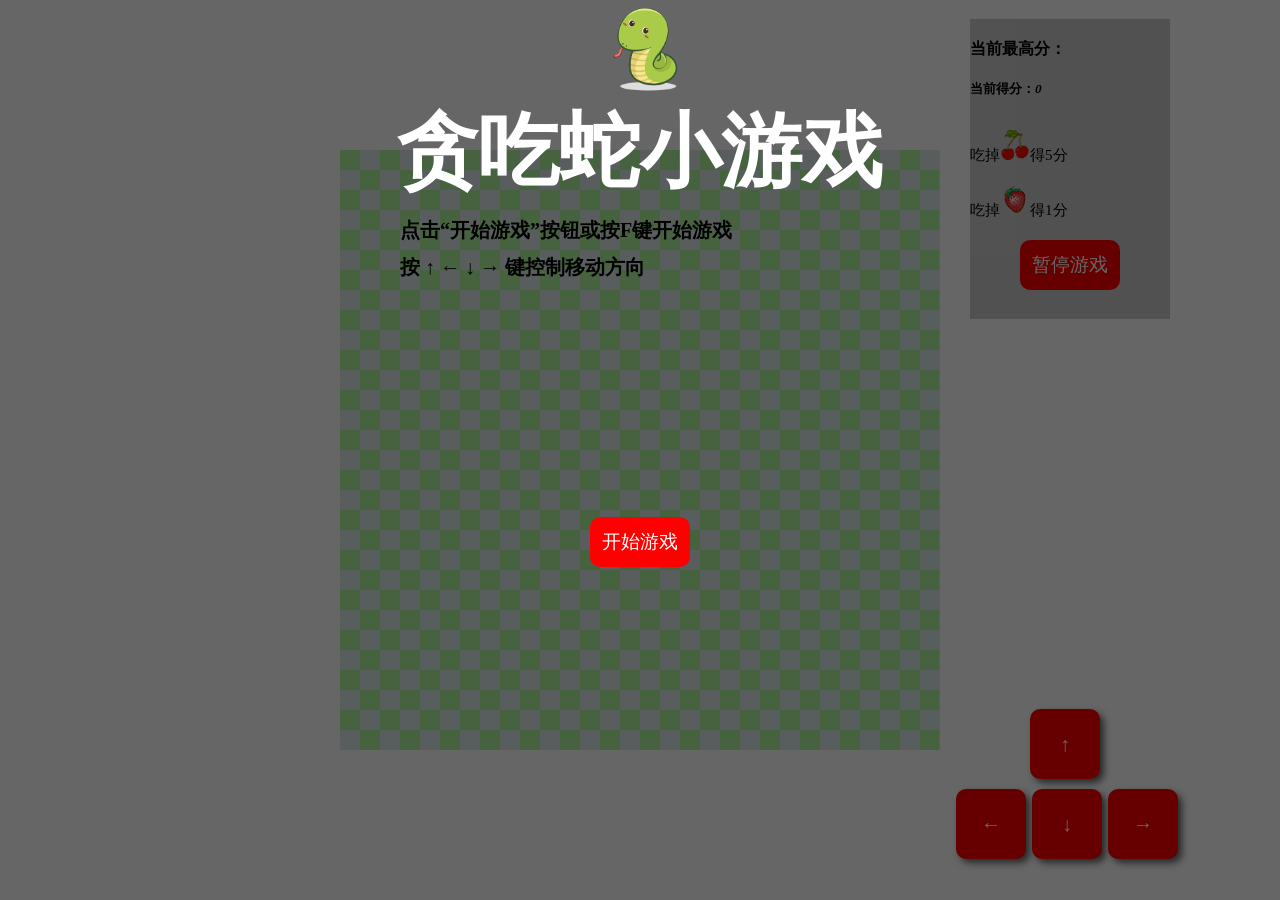
<file: html/snake/index.html>
<!doctype html>
<html lang="en">
<head>
	<meta charset="UTF-8">
	<title>贪吃蛇</title>
	<link rel="stylesheet" href="css/main.css">
</head>
<body>
	<div class="kaishi">
		<div class="caidan">
			<div class="logo"></div>
			<h1>贪吃蛇小游戏</h1>
			<div class="shuoming">
				<h5>点击“开始游戏”按钮或按F键开始游戏</h5>
				<h5>按 ↑ ← ↓ → 键控制移动方向</h5>
			</div>
			<div class="kaishibtn">开始游戏</div>
		</div>
	</div>
	<div class="jifen">
		<h4>当前最高分：<i></i></h4>
		<h5>当前得分：<i>0</i></h5>
		<h3>吃掉<div class="gezi superfood jieshao"></div>得5分</h3>
		<h3>吃掉<div class="gezi caomei jieshao"></div>得1分</h3>
		<div class="kaishibtn">暂停游戏</div>
	</div>
	<div class="sence">
		
	</div>

	<div class="anniu">
		<div class="anniuj anniutop">↑</div>
		<div class="anniudi">
			<div class="anjian anniuj">←</div>
			<div class="anjian anniuj">↓</div>
			<div class="anjian anniuj">→</div>
		</div>
	</div>

	<div class="kaishi over">
		<div class="caidan">
			<div class="logo"></div>
			<h1>贪吃蛇小游戏</h1>
			<div class="jieshu">
				<h5>Game Over!</h5>
			</div>
			<div class="kaishibtn over-btn">再来一局</div>
			<div class="kaishibtn over-btn">退出游戏</div>
		</div>
	</div>
	<script src="js/function.js"></script>
	<script src="js/tcs1.js"></script>
	<!-- <script src="js/wode.js"></script> -->
	
</body>
</html>
</file>
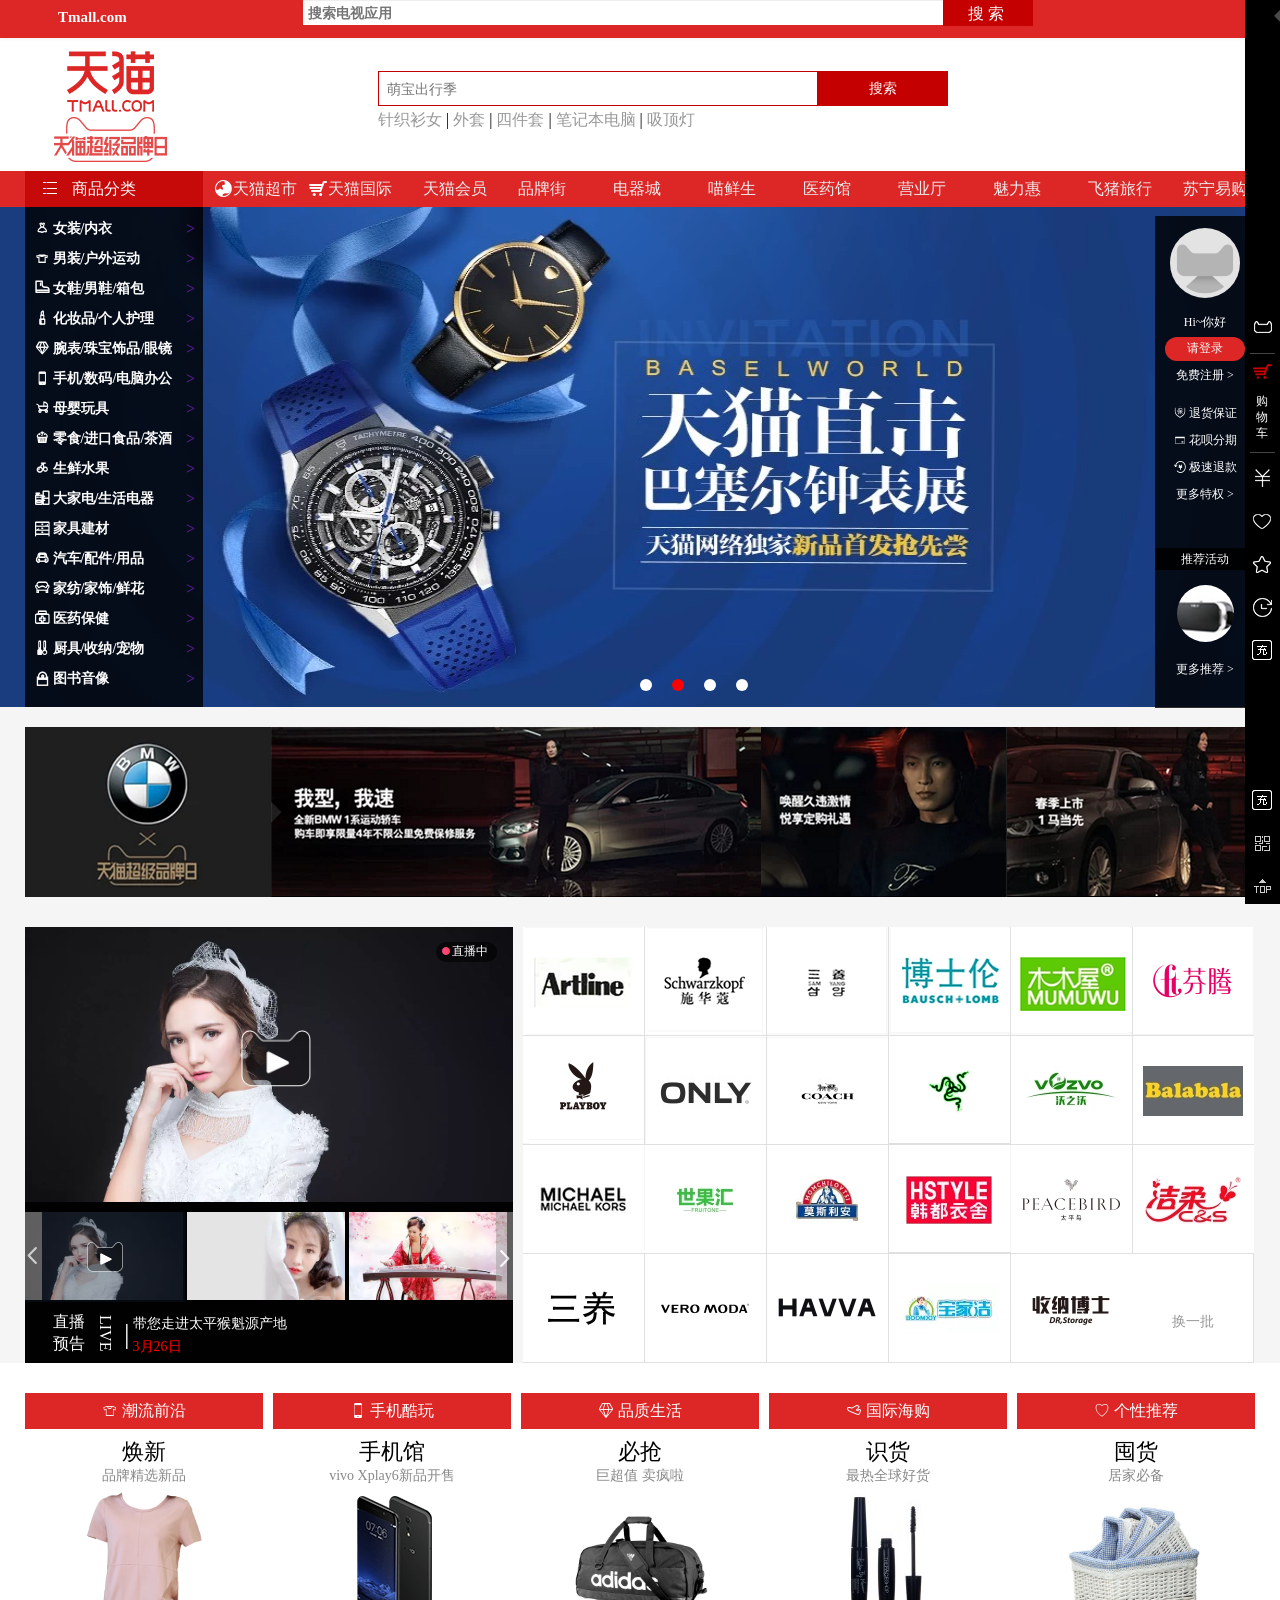
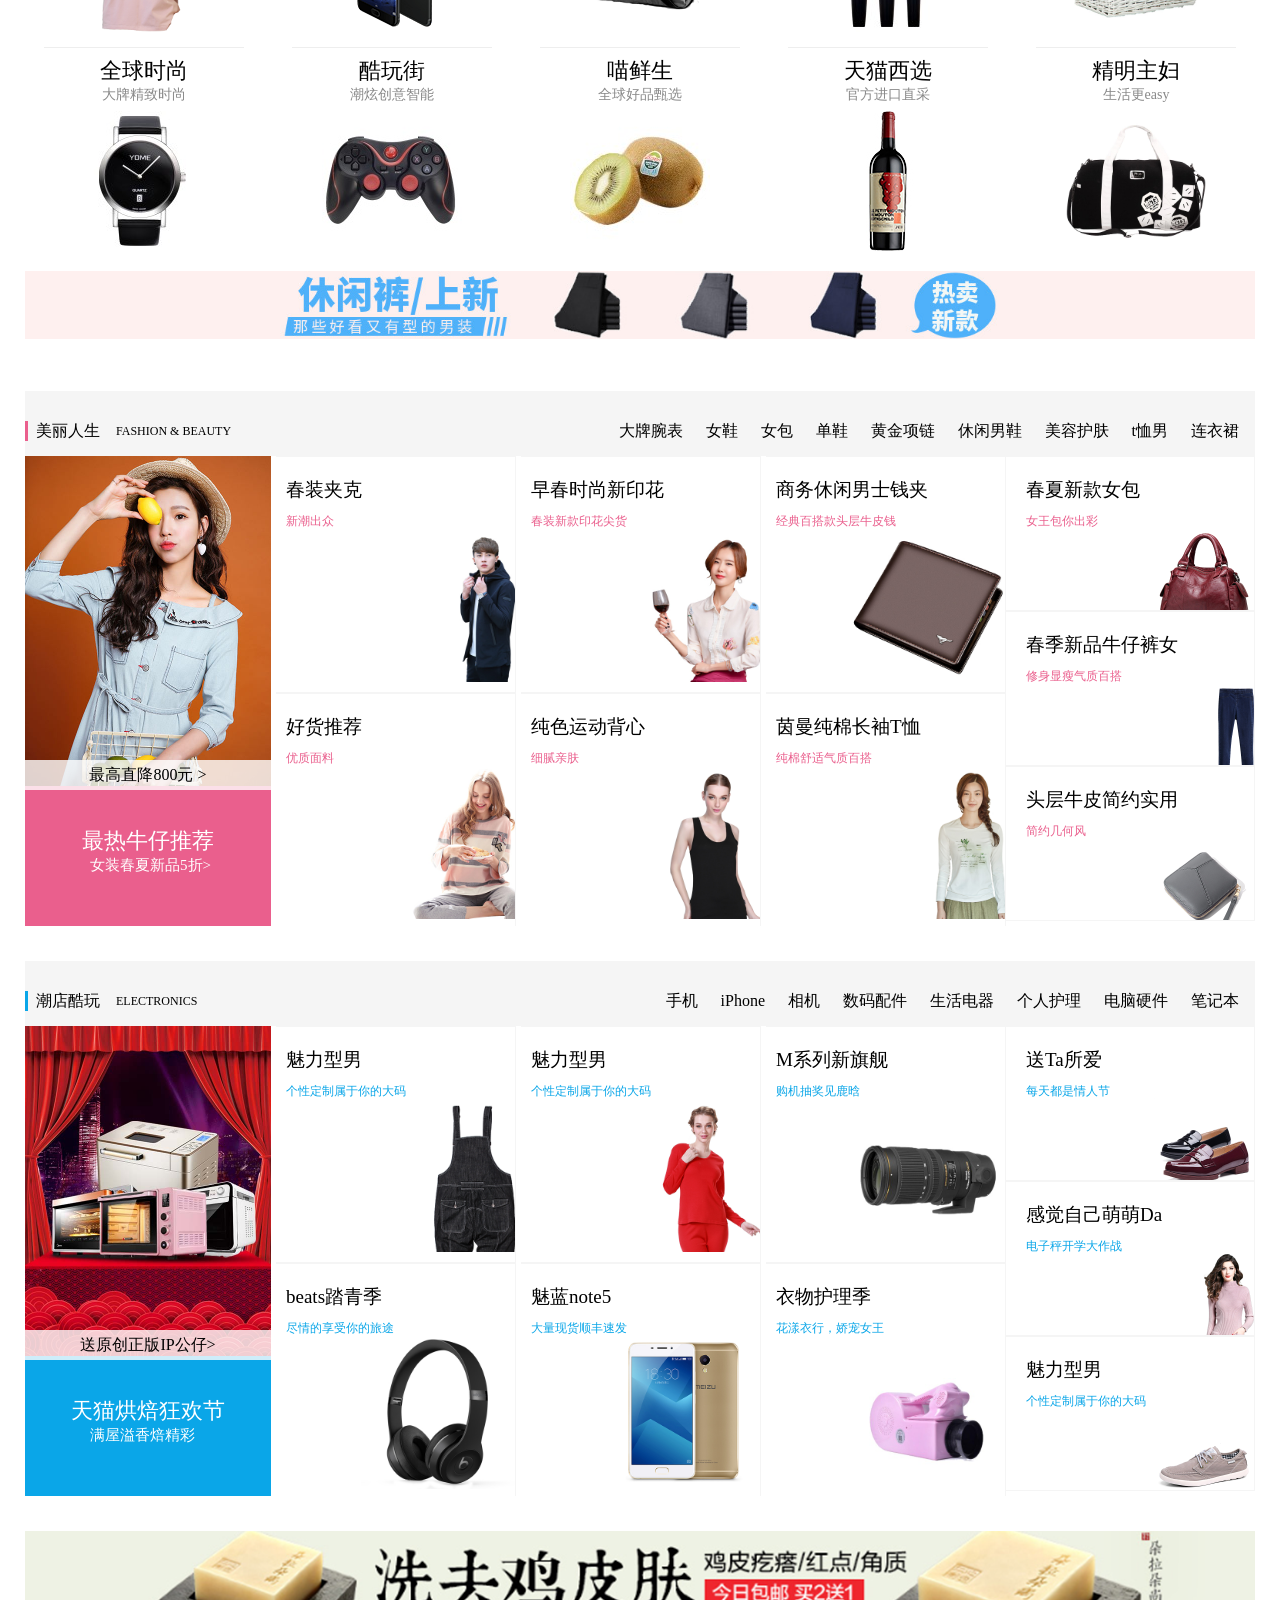
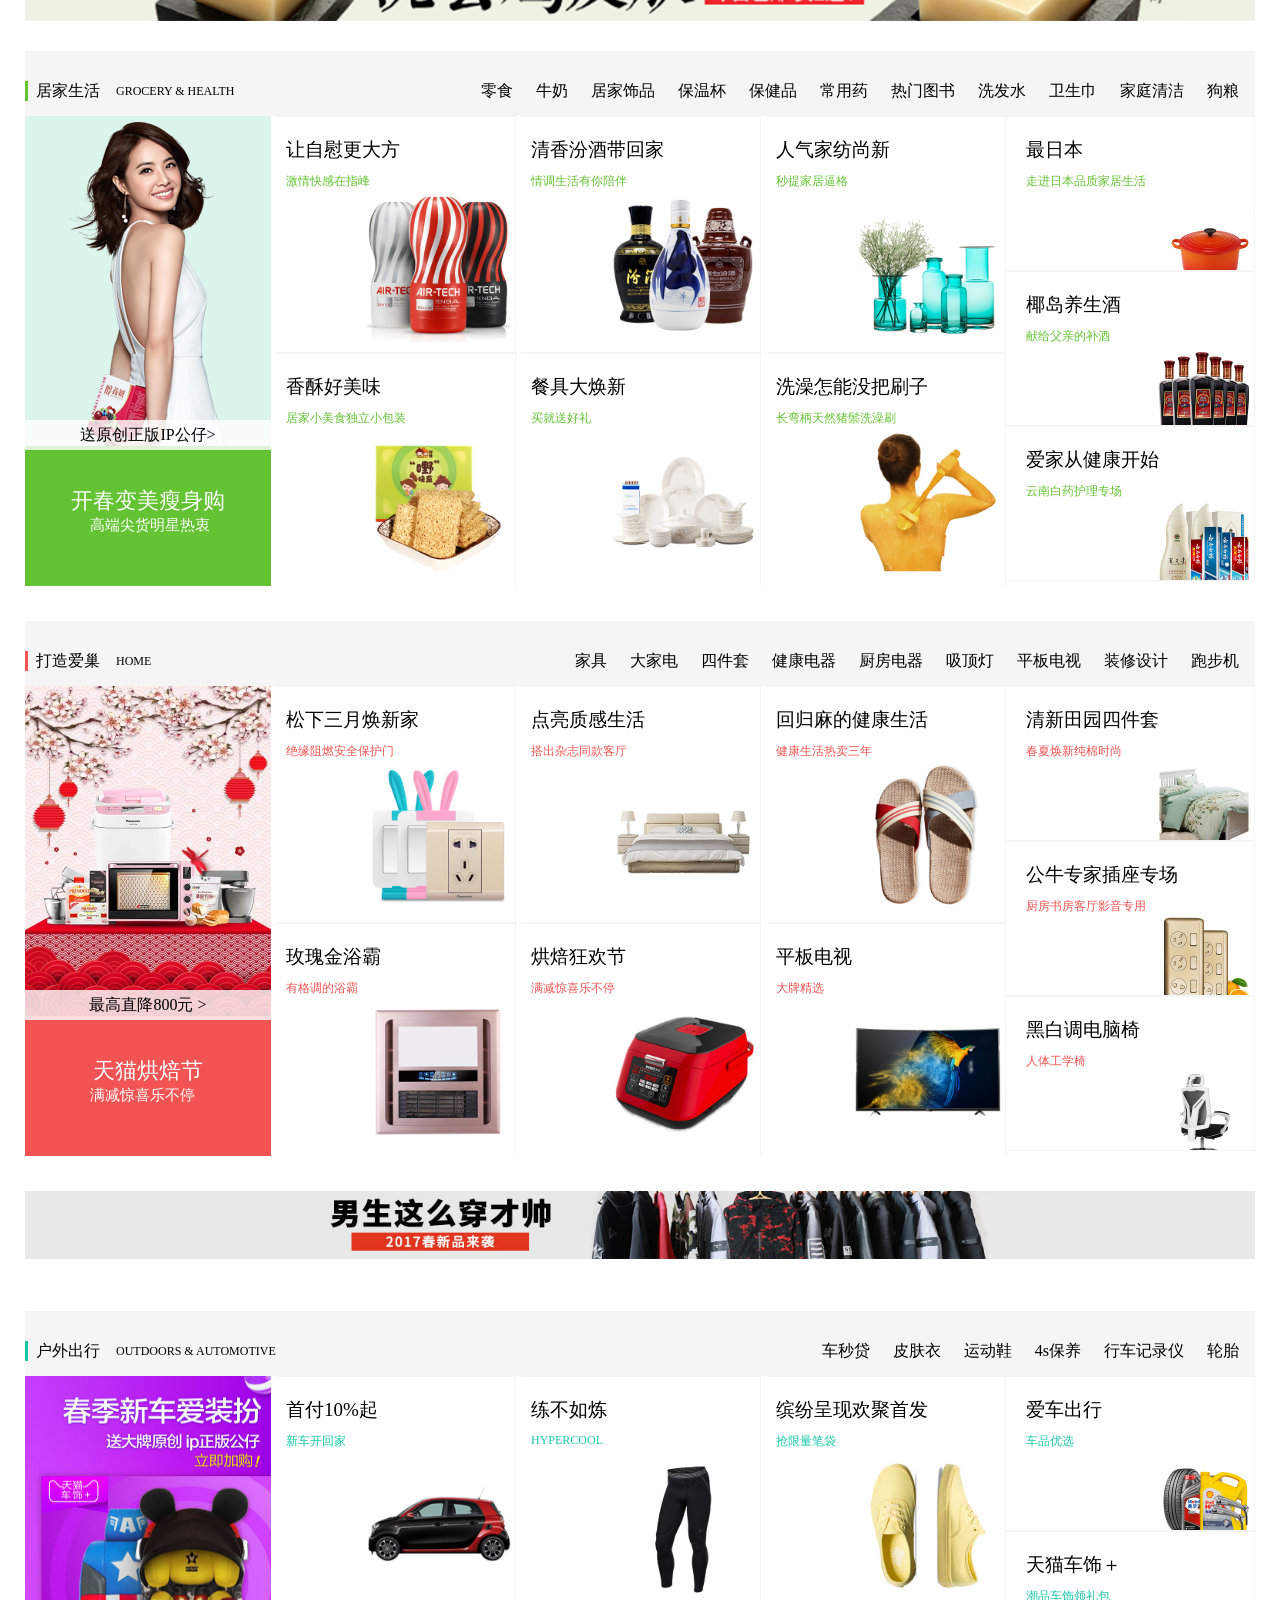
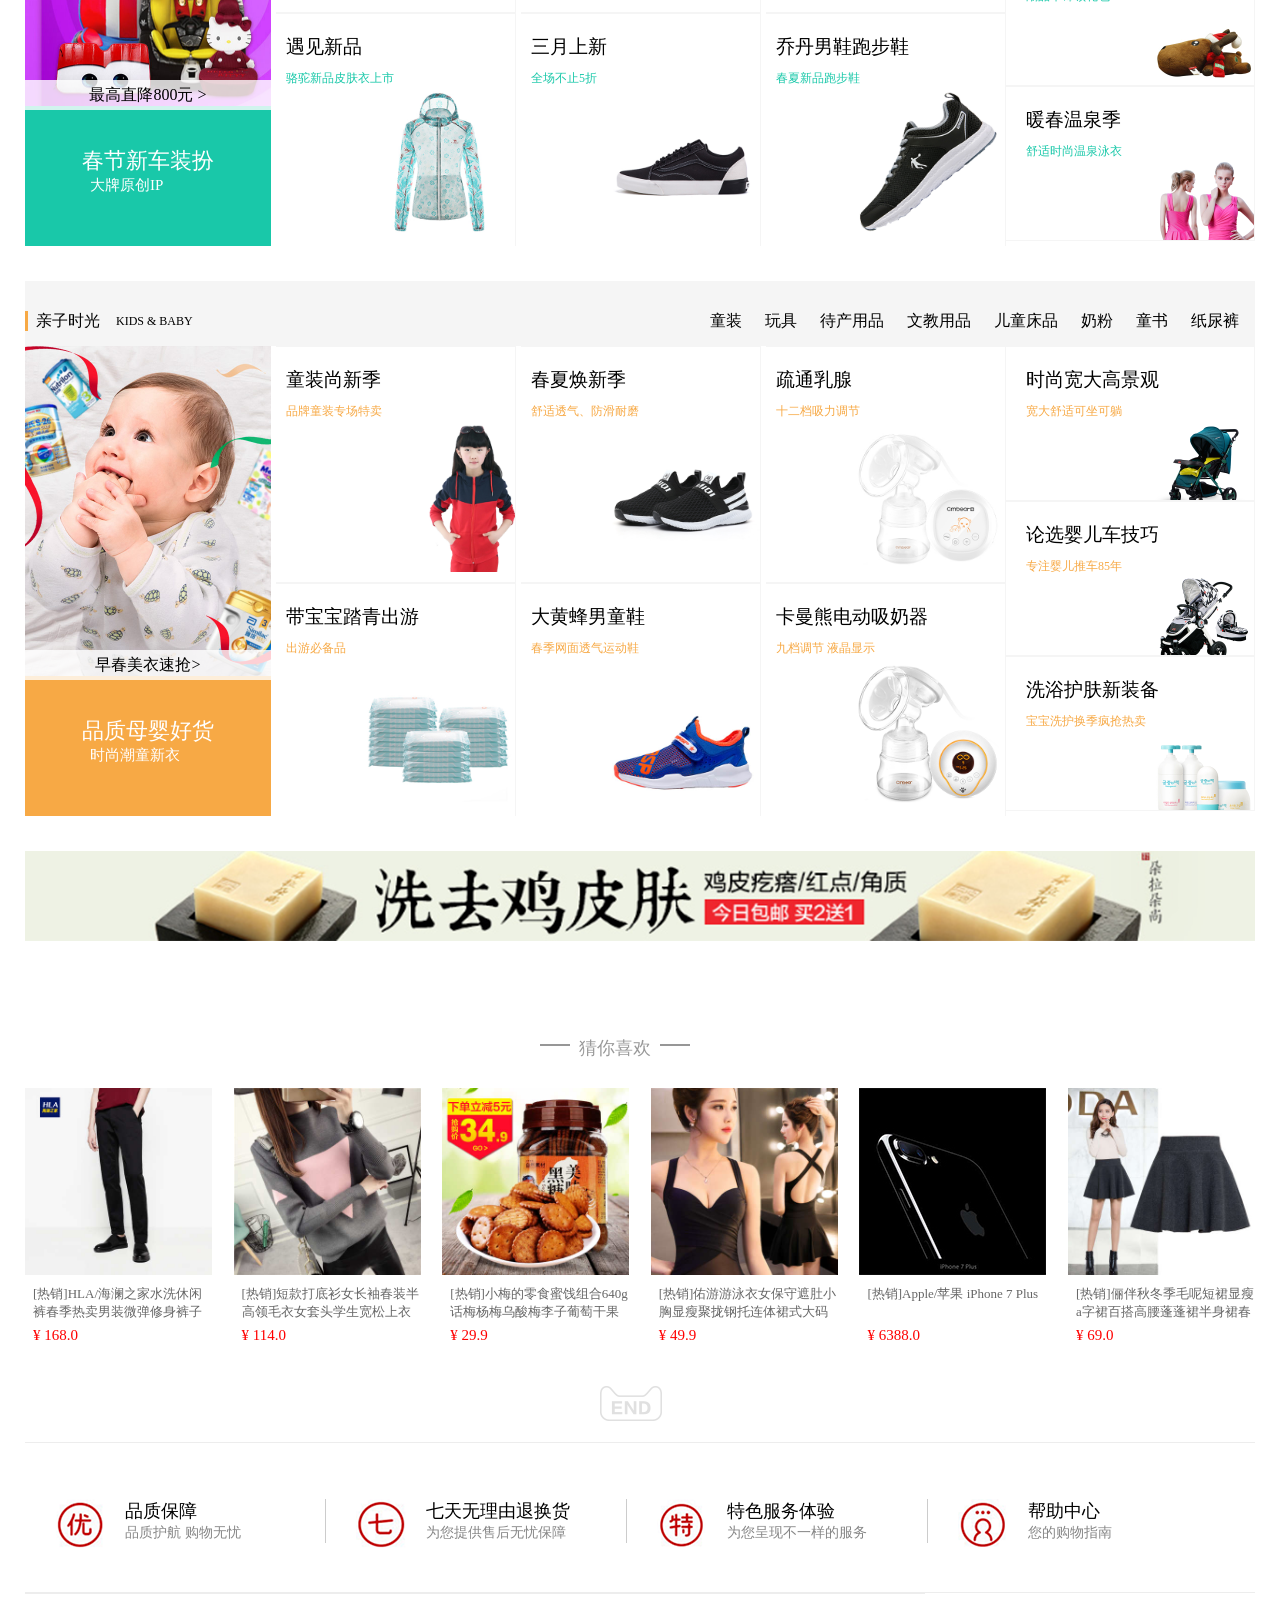
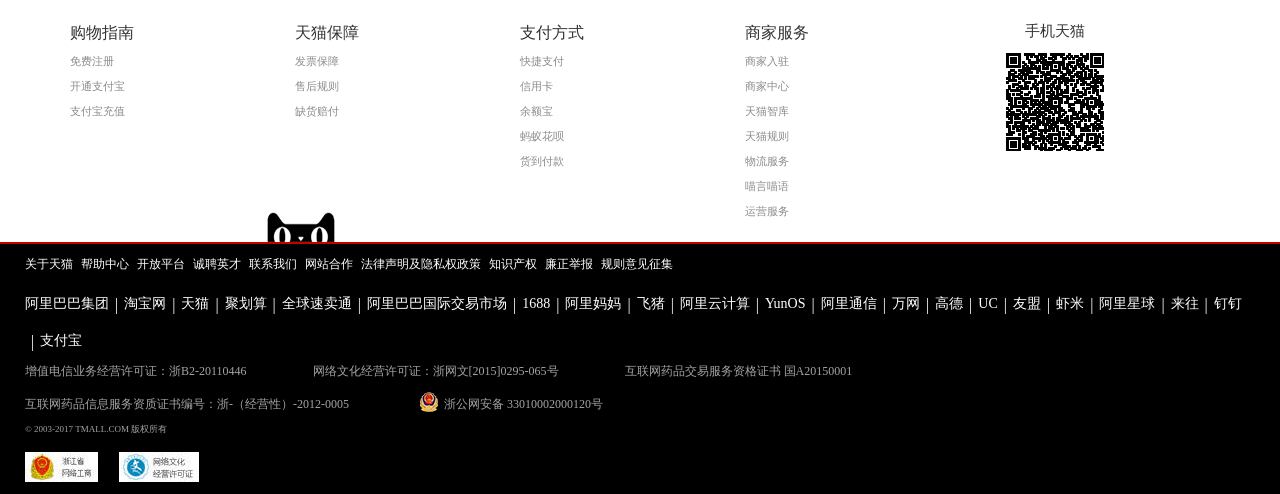
<file: html/tianmao/index.html>
<!doctype html>
<html lang="en">
<head>
	<meta charset="UTF-8">
	<title>天猫tmall.com--上天猫，就够了</title>
	<link rel="stylesheet" href="css/base.css">
	<link rel="stylesheet" href="css/main.css">
	<link rel="stylesheet" href="http://at.alicdn.com/t/font_fxi4locwddzhbyb9.css">
	<link rel="stylesheet" href="http://at.alicdn.com/t/font_fm4oy1z7nak0529.css">
</head>
<body>
	<head>
	<meta charset="UTF-8">
	<title>小米商城-红米Note 4x、小米5s、小米MIX、小米笔记本官网</title>
	<link rel="icon" href="img/" type="image/x-icon">
	<link rel="stylesheet" href="css/base.css">
	<link rel="stylesheet" href="css/main.css">
</head>
<body>
<!-- header开始 -->
	<header>
		<div class="neikuan">
	<!-- 登录 -->
			<div class="tiaomaodenglubox">
			<div class="ming">喵，欢迎来天猫</div>	
				<a href="">请登录</a>
				<a href="">注册</a>
			</div>
<!-- 后半部分开始 -->
			<div class="headernav">
				<a href="" class="taobao">我的淘宝
					<div class="xiaxuankuang1">
						<p>已买到的宝贝</p>
						<p>已卖出的宝贝</p>
					</div>
				</a>
				<img  src="img/header/1.png" alt="" class="header_tu_1">
				<a href="">我关注的品牌</a>
				<img  src="img/header/2.png" alt="" class="header_tu_2">
				<a href="">购物车(0)</a>
				<a href="" class="choucengjia">收藏夹
					<div class="xiaxuankuang2">
						<p>收藏的宝贝</p>
						<p>收藏的店铺</p>
					</div>
				</a>
				<span>|</span>
				<img  src="img/header/3.png" alt="" class="header_tu_3">
				<a href=""  class="shouji">手机版
					<div class="xiaxuankuang3">
						<img src="img/TB1K4a8IpXXXXaRXFXXbNxvWXXX-175-215.png" alt="">
					</div>
				</a>
				<a href="">淘宝网</a>
				<a href="">企业购</a>
				<a href="" class="shengjia">商家支持
					<div class="xiaxuankuang4">
						<h3>商家:</h3>
						<p>商家中心  商家入驻</p>
						<p>运营服务  商家品控</p>
						<p>商家工具  商家规则</p>
						<p>天猫智库  喵言喵语</p>
						<h3>帮助：</h3>
						<p>帮助中心</p>
					</div>
				</a>
				<div class="wzdh">
				<img  src="img/header/4.png" alt="" class="header_tu_4">
				<div href="" class="wzdh1">网站导航</div>
					<div class="gjs">
						<dl class="info2">
							<dt class="info4">特色主题</dt>
								<dd>
									<div class="items">
										<a href="">品牌头条</a>
									</div>
									<div class="items">
										<a href="">发现好货</a>
									</div>
									<div class="items">
										<a href="">京东预售</a>
									</div>
									<div class="items">
										<a href="">尖er货</a>
									</div>
									<div class="items">
										<a href="">京东使用</a>
									</div>
									<div class="items">
										<a href="">港澳售</a>
									</div>
									<div class="items">
										<a href="">优惠券</a>
									</div>
									<div class="items">
										<a href="">闪购</a>
									</div>
									<div class="items">
										<a href="">京东会员</a>
									</div>
									<div class="items">
										<a href="">秒杀</a>
									</div>
									<div class="items">
										<a href="">定期送</a>
									</div>
									<div class="items">
										<a href="">装机大师</a>
									</div>
									<div class="items">
										<a href="">新奇特</a>
									</div>
									<div class="items">
										<a href="">企业金融服务</a>
									</div>
									<div class="items">
										<a href="">礼品购</a>
									</div>
									<div class="items">
										<a href="">智能馆</a>
									</div>
									<div class="items">
										<a href="">0元评测</a>
									</div>
									<div class="items">
										<a href="">In货推荐</a>
									</div>
									<div class="items">
										<a href="">北京老字号</a>
									</div>
									<div class="items">
										<a href="">买什么</a>
									</div>
								</dd>							
							</dl>
							<dl class="info2">
								<dt class="info4">行业频道</dt>
								<dd>
									<div class="items">
										<a href="">服装城</a>
									</div>
									<div class="items">
										<a href="">家用电器</a>
									</div>
									<div class="items">
										<a href="">电脑办公</a>
									</div>
									<div class="items">
										<a href="">手机</a>
									</div>
									<div class="items">
										<a href="">美妆馆</a>
									</div>
									<div class="items">
										<a href="">食品</a>
									</div>
									<div class="items">
										<a href="">智能数码</a>
									</div>
									<div class="items">
										<a href="">母婴</a>
									</div>
									<div class="items">
										<a href="">家装城</a>
									</div>
									<div class="items">
										<a href="">运动户外</a>
									</div>
									<div class="items">
										<a href="">整车</a>
									</div>
									<div class="items">
										<a href="">图书</a>
									</div>
									<div class="items">
										<a href="">农资频道</a>
									</div>
									<div class="items">
										<a href="">京东智能</a>
									</div>
									<div class="items">
										<a href="">玩3C</a>
									</div>
								</dd>							
							</dl>
							<dl class="info2">
								<dt class="info4">生活服务</dt>
								<dd>
									<div class="items">
										<a href="">京东众筹</a>
									</div>
									<div class="items">

									<a href="">白条</a>
									</div>
									<div class="items">
										<a href="">京东金融APP</a>
									</div>
									<div class="items">
										<a href="">京东小金库</a>
									</div>
									<div class="items">
										<a href="">理财</a>
									</div>
									<div class="items">
										<a href="">话费</a>
									</div>
									<div class="items">
										<a href="">旅行</a>
									</div>
									<div class="items">
										<a href="">彩票</a>
									</div>
									<div class="items">
										<a href="">机票</a>
									</div>
									<div class="items">
										<a href="">酒店</a>
									</div>
									<div class="items">
										<a href="">电影票</a>
									</div>
									<div class="items">
										<a href="">水电煤</a>
									</div>
									<div class="items">
										<a href="">京东到家</a>
									</div>
									<div class="items">
										<a href="">京东微联</a>
									</div>
									<div class="items">
										<a href="">京东众测</a>
									</div>
									
								</dd>							
							</dl>
							<dl class="info2">
								<dt class="info4">更多精选</dt>
								<dd>
									<div class="items">
										<a href="">京东社区</a>
									</div>
									<div class="items">

									<a href="">京东通信</a>
									</div>
									<div class="items">
										<a href="">在线读书</a>
									</div>
									<div class="items">
										<a href="">京东E卡</a>
									</div>
									<div class="items">
										<a href="">智能社区</a>
									</div>
									<div class="items">
										<a href="">游戏社区</a>
									</div>
									<div class="items">
										<a href="">京友邦</a>
									</div>
									<div class="items">
										<a href="">合作招商</a>
									</div>
									<div class="items">
										<a href="">企业采购</a>
									</div>
									<div class="items">
										<a href="">服务市场</a>
									</div>
									<div class="items">
										<a href="">乡村招募</a>
									</div>
									<div class="items">
										<a href="">校园加盟</a>
									</div>
									<div class="items">
										<a href="">办公生活馆</a>
									</div>
									<div class="items">
										<a href="">知识产权维权</a>
									</div>
									<div class="items">
										<a href="">English Site</a>
									</div>
									
								</dd>			
							</dl>
						</div>
				
			</div>
			</div>
			</div>
		</header>
<!-- header结束 -->
<!-- logo及搜索 -->
	<div class="sousuo">
		<div class="logo">
			<img  src="img/XX.gif" alt="" class="">
		</div>
		<div class="sousuobox">
			<input type="text" class="text" placeholder="萌宝出行季" onfocus="this.placeholder=''" onblur="this.placeholder='萌宝出行季'">
			<div class="sousuobtn">搜索</div>
			<div class="guanjianzi">
				<a href="">针织衫女</a>
				<span>|</span>
				<a href="">外套</a>
				<span>|</span>
				<a href="">四件套</a>
				<span>|</span>
				<a href="">笔记本电脑</a>
				<span>|</span>
				<a href="">吸顶灯</a>
			</div>
		</div>
	</div>
<!-- 分类 -->
	<div class="fenlei">
		<div class="fenlei_neibox">
			<div class="shengpinfenlei">
				<img  src="img/1/1.png" alt="" class="shengpinfenlei_tu">
				<div class="shengpinfenlei_zi">商品分类</div>
			</div>
			<div class="feileilist">
				<div class="neirongbox15">
					<img  src="img/1/3.png" alt="" class="feileilist_tu_2">
					<a href="">天猫超市</a>
					<div class="maotou"></div>
					</div>
				<div class="neirongbox15">
					<img  src="img/1/2.png" alt="" class="feileilist_tu_1">
				<a href="">天猫国际</a>
					<div class="maotou"></div>
					</div>
				<div class="neirongbox15">
				<a href="">天猫会员</a>
					<div class="maotou"></div>
					</div>
				<div class="neirongbox15">
				<a href="">品牌街</a>
					<div class="maotou"></div>
					</div>
				<div class="neirongbox15">
				<a href="">电器城</a>
					<div class="maotou"></div>
					</div>
				<div class="neirongbox15">
				<a href="">喵鲜生</a>
					<div class="maotou"></div>
					</div>
				<div class="neirongbox15">
				<a href="">医药馆</a>
					<div class="maotou"></div>
					</div>
				<div class="neirongbox15">
				<a href="">营业厅</a>
					<div class="maotou"></div>
					</div>
				<div class="neirongbox15">
				<a href="">魅力惠</a>
					<div class="maotou"></div>
					</div>
				<div class="neirongbox15">
				<a href="">飞猪旅行</a>
					<div class="maotou"></div>
					</div>
				<div class="neirongbox15">
				<a href="">苏宁易购</a>
					<div class="maotou"></div>
					</div>
				
				
				
			</div>
		</div>
	</div>
	<!-- 背景 -->
<div class="bj">
<!-- banner -->
	<div class="banner">			
		<div class="banner_nr">
			<img  src="img/123.jpg" alt="" class="banner_tu">
			<img  src="img/TB2jkx2j0RopuFjSZFtXXcanpXa_!!196-0-yamato.jpg_q100.jpg_.webp" alt="" class="banner_tu">
			<img  src="img/TB1crDeQXXXXXa8XVXXSutbFXXX.jpg" alt="" class="banner_tu">
			<img  src="img/TB1RbTlQXXXXXaLXVXXSutbFXXX.jpg" alt="" class="banner_tu">
			<div class="lbd">
			<div class="lunbodian"></div>
			<div class="lunbodian"></div>
			<div class="lunbodian"></div>
			<div class="lunbodian"></div>
			</div>
			<div class="bannernav">	
				<ul>
					<li>
						<a href="">
							<span class="iconfont">&#xe62b; 女装/内衣</span>
							<i>></i>
						</a>
							<div class="k1">
								<div class="cdnn_zuo">
								<div class="cdzu_title">
									<div class="title_text">当季流行  ></div>
									<div class="iconfont icon-icondayu"></div>
								</div>
								<div class="cazu_jtnn">
									<a href="" class="jtnn_name">2017春季新品</a>
									<a href="" class="jtnn_name">商场同款</a>
									<a href="" class="jtnn_name">气质连衣裙</a>
									<a href="" class="jtnn_name">羽绒服</a>
									<a href="" class="jtnn_name">中长款毛呢</a>
									<a href="" class="jtnn_name">百搭休闲裤</a>
									<a href="" class="jtnn_name">无痕文胸</a>
									<a href="" class="jtnn_name">运动文胸</a>
									<a href="" class="jtnn_name">超柔内裤</a>
									<a href="" class="jtnn_name">
										潮流家居服
									</a>
									<div class="xuxian"></div>
								</div>
								<div class="cdzu_title">
									<div class="title_text">精选上装  ></div>
									<div class="iconfont icon-icondayu"></div>
								</div>
								<div class="cazu_jtnn">
									<a href="" class="jtnn_name">羽绒服</a>
									<a href="" class="jtnn_name">毛呢外套</a>
									<a href="" class="jtnn_name">毛衣</a>
									<a href="" class="jtnn_name">羽绒服</a>
									<a href="" class="jtnn_name">针织衫</a>
									<a href="" class="jtnn_name">衬衫</a>
									<a href="" class="jtnn_name">风衣</a>
									<a href="" class="jtnn_name">短外套</a>
									<a href="" class="jtnn_name">卫衣</a>
									<a href="" class="jtnn_name">小西装</a>
									<a href="" class="jtnn_name">浪漫裙装</a>
									<div class="xuxian"></div>
								</div>
								<div class="cdzu_title">
									<div class="title_text">浪漫裙装  ></div>
									<div class="iconfont icon-icondayu"></div>
								</div>
								<div class="cazu_jtnn">
									<a href="" class="jtnn_name">连衣裙</a>
									<a href="" class="jtnn_name">蕾丝连衣裙</a>
									<a href="" class="jtnn_name">印花连衣裙</a>
									<a href="" class="jtnn_name">真丝连衣裙服</a>
									<a href="" class="jtnn_name">半身裙</a>
									<a href="" class="jtnn_name">百褶裙</a>
									<a href="" class="jtnn_name">牛仔裙</a>
									<a href="" class="jtnn_name">背心裙套</a>
									<a href="" class="jtnn_name">a字裙</a>
									<a href="" class="jtnn_name">棉麻连衣裙</a>
									<a href="" class="jtnn_name">蕾丝半身裙</a>
									<a href="" class="jtnn_name">长袖连衣裙</a>
									<a href="" class="jtnn_name">包臀裙</a>
									<a href="" class="jtnn_name">女士下装</a>
									<div class="xuxian"></div>
								</div>
								<div class="cdzu_title">
									<div class="title_text">女士下装  ></div>
									<div class="iconfont icon-icondayu"></div>
								</div>
								<div class="cazu_jtnn">
									<a href="" class="jtnn_name">牛仔裤</a>
									<a href="" class="jtnn_name">休闲裤</a>
									<a href="" class="jtnn_name">哈伦裤</a>
									<a href="" class="jtnn_name">背带裤</a>
									<a href="" class="jtnn_name">小脚裤</a>
									<a href="" class="jtnn_name">西装裤</a>
									<a href="" class="jtnn_name">打底裤</a>
									<a href="" class="jtnn_name">阔腿裤</a>
									<a href="" class="jtnn_name">短裤</a>
									<div class="xuxian"></div>
								</div>
								<div class="cdzu_title">
									<div class="title_text">特色女装  ></div>
									<div class="iconfont icon-icondayu"></div>
								</div>
								<div class="cazu_jtnn">
									<a href="" class="jtnn_name">时尚气质套装</a>
									<a href="" class="jtnn_name">休闲运动套装</a>
									<a href="" class="jtnn_name">精选妈妈装</a>
									<a href="" class="jtnn_name">大码女装</a>
									<a href="" class="jtnn_name">职业套装</a>
									<a href="" class="jtnn_name">优雅旗袍</a>
									<a href="" class="jtnn_name">精致礼服</a>
									<a href="" class="jtnn_name">唐装</a>
									<a href="" class="jtnn_name">婚纱</a>
									<div class="xuxian"></div>
								</div>
								<div class="cdzu_title">
									<div class="title_text">文胸塑身  ></div>
									<div class="iconfont icon-icondayu"></div>
								</div>
								<div class="cazu_jtnn">
									<a href="" class="jtnn_name">光面文胸</a>
									<a href="" class="jtnn_name">运动文胸</a>
									<a href="" class="jtnn_name">美背文胸</a>
									<a href="" class="jtnn_name">聚拢文胸</a>
									<a href="" class="jtnn_name">大杯文胸</a>
									<div class="xuxian"></div>
								</div>
								<div class="cdzu_title">
									<div class="title_text">家居服  ></div>
									<div class="iconfont icon-icondayu"></div>
								</div>
								<div class="cazu_jtnn">
									<a href="" class="jtnn_name">春夏家居服</a>
									<a href="" class="jtnn_name">纯棉家居服</a>
									<a href="" class="jtnn_name">莫代尔家居服</a>
									<a href="" class="jtnn_name">真丝家居服</a>
									<a href="" class="jtnn_name">春夏睡</a>
									<div class="xuxian"></div>
								</div>
							</div>
							<div class="cdnn_you">
								<div class="cann_youbox">
									<a href="" class="youboxaa">
										<img src="img/nntu1.jpg" alt="" class="yaatu">
									</a>
									<a href="" class="youboxaa">
										<img src="img/nntu2.jpg" alt=""  class="yaatu">
									</a>
									<a href="" class="youboxaa">
										<img src="img/nntu3.jpg" alt=""  class="yaatu">
									</a>
									<a href="" class="youboxaa">
										<img src="img/nntu4.jpg" alt=""  class="yaatu">
									</a>
									<a href="" class="youboxaa">
										<img src="img/nntu5.jpg" alt=""  class="yaatu">
									</a>
									<a href="" class="youboxaa">
										<img src="img/nntu6.jpg" alt=""  class="yaatu">
									</a>
									<a href="" class="youboxaa">
										<img src="img/nntu7.jpg" alt=""  class="yaatu">
									</a>
									<a href="" class="youboxaa">
										<img src="img/nntu8.jpg" alt=""  class="yaatu">
									</a>
									<a href="" class="youboxaa">
										<img src="img/nntu9.jpg" alt=""  class="yaatu">
									</a>

									<a href="" class="youboxaa">
										<img src="img/nntu10.jpg" alt=""  class="yaatu">
									</a>
									<a href="" class="youboxaa">
										<img src="img/nntu11.jpg" alt=""  class="yaatu">
									</a>
									<a href="" class="youboxaa">
										<img src="img/nntu12.jpg" alt=""  class="yaatu">
									</a>
									<a href="" class="youboxaa">
										<img src="img/nntu13.jpg" alt=""  class="yaatu">
									</a>

									<a href="" class="youboxaa">
										<img src="img/nntu14.jpg" alt=""  class="yaatu">
									</a>
									<a href="" class="youboxaa">
										<img src="img/nntu15.jpg" alt=""  class="yaatu">
									</a>
									<a href="" class="youboxaa">
										<img src="img/nntu16.jpg" alt=""  class="yaatu">
									</a>
									<a href="" class="youboxaa">
										<img src="img/nntu17.jpg" alt=""  class="yaatu2">
									</a>
								</div>
							</div>
							</div>
						</li>
						<li>
							<a href="">
							<span class="iconfont">&#xe629; 男装/户外运动</span>
							<i>></i>
						</a>
						<div class="k1 clear">
								<div class="cdnn_zuo">
								<div class="cdzu_title">
									<div class="title_text">当季流行  ></div>
									<div class="iconfont icon-icondayu"></div>
								</div>
								<div class="cazu_jtnn">
									<a href="" class="jtnn_name name2">春季焕新</a>
									<a href="" class="jtnn_name name2">商场同款</a>
									<a href="" class="jtnn_name name2">修身夹克</a>
									<a href="" class="jtnn_name name2">牛仔夹克</a>
									<a href="" class="jtnn_name name2">潮流卫衣</a>
									<a href="" class="jtnn_name name2">长袖衬衫</a>
									<a href="" class="jtnn_name name2">长袖T恤</a>
									<a href="" class="jtnn_name name2">针织开衫</a>
									<a href="" class="jtnn_name name2">单西束脚裤</a>
									<a href="" class="jtnn_name name2">水洗牛仔裤</a>
									<a href="" class="jtnn_name name2">
										潮流家居服
									</a>
									<div class="xuxian"></div>
								</div>
								<div class="cdzu_title">
									<div class="title_text">男士外套  ></div>
									<div class="iconfont icon-icondayu"></div>
								</div>
								<div class="cazu_jtnn">
									<a href="" class="jtnn_name name2">夹克</a>
									<a href="" class="jtnn_name name2">单西</a>
									<a href="" class="jtnn_name name2">棒球服</a>
									<a href="" class="jtnn_name name2">棉衣</a>
									<a href="" class="jtnn_name name2">大衣</a>
									<a href="" class="jtnn_name name2">风衣</a>
									<a href="" class="jtnn_name name2">西服套装</a>
									<a href="" class="jtnn_name name2">短外套</a>
									<a href="" class="jtnn_name name2">运动服</a>
									<a href="" class="jtnn_name name2">工装</a>
									<a href="" class="jtnn_name name2">外套</a>
									<a href="" class="jtnn_name name2">开衫</a>
									<a href="" class="jtnn_name name2">马甲</a>
									<div class="xuxian"></div>
								</div>
								<div class="cdzu_title">
									<div class="title_text">男士内搭  ></div>
									<div class="iconfont icon-icondayu"></div>
								</div>
								<div class="cazu_jtnn">
									<a href="" class="jtnn_name name2"> 衬衫</a>
									<a href="" class="jtnn_name name2">长袖</a>
									<a href="" class="jtnn_name name2">T恤</a>
									<a href="" class="jtnn_name name2">卫衣</a>
									<a href="" class="jtnn_name name2">针织衫</a>
									<a href="" class="jtnn_name name2">毛衣背心</a>
									<a href="" class="jtnn_name name2">短袖T恤</a>
									<a href="" class="jtnn_name name2">POLO衫</a>
									<div class="xuxian"></div>
								</div>
								<div class="cdzu_title">
									<div class="title_text">男士裤装  ></div>
									<div class="iconfont icon-icondayu"></div>
								</div>
								<div class="cazu_jtnn">
									<a href="" class="jtnn_name name2"> 休闲裤</a>
									<a href="" class="jtnn_name name2">牛仔裤</a>
									<a href="" class="jtnn_name name2">哈伦裤</a>
									<a href="" class="jtnn_name name2">背带裤</a>
									<a href="" class="jtnn_name name2">小脚裤</a>
									<a href="" class="jtnn_name name2">西装裤</a>
									<div class="xuxian"></div>
								</div>
								<div class="cdzu_title">
									<div class="title_text">特色男装  ></div>
									<div class="iconfont icon-icondayu"></div>
								</div>
								<div class="cazu_jtnn">
									<a href="" class="jtnn_name name2">潮牌</a>
									<a href="" class="jtnn_name name2">中老年</a>
									<a href="" class="jtnn_name name2">加大码</a>
									<a href="" class="jtnn_name name2">职场精英</a>
									<a href="" class="jtnn_name name2">中国风</a>
									<a href="" class="jtnn_name name2">情侣装</a>
									<div class="xuxian"></div>
								</div>
								<div class="cdzu_title">
									<div class="title_text">运动服  ></div>
									<div class="iconfont icon-icondayu"></div>
								</div>
								<div class="cazu_jtnn">
									<a href="" class="jtnn_name name2">运动裤</a>
									<a href="" class="jtnn_name name2">运动卫衣</a>
									<a href="" class="jtnn_name name2">运动套装</a>
									<a href="" class="jtnn_name name2">运动茄克</a>
									<a href="" class="jtnn_name name2">羽绒服</a>
									<div class="xuxian"></div>
								</div>
								<div class="cdzu_title">
									<div class="title_text">户外用品  ></div>
									<div class="iconfont icon-icondayu"></div>
								</div>
								<div class="cazu_jtnn">
									<a href="" class="jtnn_name name2">钓竿</a>
									<a href="" class="jtnn_name name2">双肩背包</a>
									<a href="" class="jtnn_name name2">户外包</a>
									<a href="" class="jtnn_name name2">帐篷</a>
									<a href="" class="jtnn_name name2">手电筒</a>
									<a href="" class="jtnn_name name2">防潮垫</a>
									<a href="" class="jtnn_name name2">刀具</a>
									<a href="" class="jtnn_name name2">睡袋</a>
									<div class="xuxian"></div>
								</div>
								<div class="cdzu_title">
									<div class="title_text">运动用品  ></div>
									<div class="iconfont icon-icondayu"></div>
								</div>
								<div class="cazu_jtnn">
									<a href="" class="jtnn_name name2">跑步机/a>
									<a href="" class="jtnn_name name2">电动车</a>
									<a href="" class="jtnn_name name2">电动车挡风被</a>
									<a href="" class="jtnn_name name2">自行车</a>
									<a href="" class="jtnn_name name2">瑜伽垫</a>
									<a href="" class="jtnn_name name2">瑜伽服</a>
									<a href="" class="jtnn_name name2">羽毛球拍</a>
									<a href="" class="jtnn_name name2">篮球</a>
									<a href="" class="jtnn_name name2">足球</a>
									<a href="" class="jtnn_name name2">运动护具</a>
									<a href="" class="jtnn_name name2">健身器</a>
									<div class="xuxian"></div>
								</div>
							</div>
							<div class="cdnn_you">
								<div class="cann_youbox">
									<a href="" class="youboxaa">
										<img src="img/nntu1.jpg" alt="" class="yaatu">
									</a>
									<a href="" class="youboxaa">
										<img src="img/nntu2.jpg" alt=""  class="yaatu">
									</a>
									<a href="" class="youboxaa">
										<img src="img/nntu3.jpg" alt=""  class="yaatu">
									</a>
									<a href="" class="youboxaa">
										<img src="img/nntu4.jpg" alt=""  class="yaatu">
									</a>
									<a href="" class="youboxaa">
										<img src="img/nntu5.jpg" alt=""  class="yaatu">
									</a>
									<a href="" class="youboxaa">
										<img src="img/nntu6.jpg" alt=""  class="yaatu">
									</a>
									<a href="" class="youboxaa">
										<img src="img/nntu7.jpg" alt=""  class="yaatu">
									</a>
									<a href="" class="youboxaa">
										<img src="img/nntu8.jpg" alt=""  class="yaatu">
									</a>
									<a href="" class="youboxaa">
										<img src="img/nntu9.jpg" alt=""  class="yaatu">
									</a>

									<a href="" class="youboxaa">
										<img src="img/nntu10.jpg" alt=""  class="yaatu">
									</a>
									<a href="" class="youboxaa">
										<img src="img/nntu11.jpg" alt=""  class="yaatu">
									</a>
									<a href="" class="youboxaa">
										<img src="img/nntu12.jpg" alt=""  class="yaatu">
									</a>
									<a href="" class="youboxaa">
										<img src="img/nntu13.jpg" alt=""  class="yaatu">
									</a>

									<a href="" class="youboxaa">
										<img src="img/nntu14.jpg" alt=""  class="yaatu">
									</a>
									<a href="" class="youboxaa">
										<img src="img/nntu15.jpg" alt=""  class="yaatu">
									</a>
									<a href="" class="youboxaa">
										<img src="img/nntu16.jpg" alt=""  class="yaatu">
									</a>
									<a href="" class="youboxaa">
										<img src="img/nntu17.jpg" alt=""  class="yaatu2">
									</a>
								</div>
							</div>
							</div>
						</li>
						<li>
							<a href="">
							<span class="iconfont">&#xe600; 女鞋/男鞋/箱包</span>
							<i>></i>
						</a>
							<div class="k1 clear">
								<div class="cdnn_zuo">
								<div class="cdzu_title">
									<div class="title_text">推荐女鞋  ></div>
									<div class="iconfont icon-icondayu"></div>
								</div>
								<div class="cazu_jtnn">
									<a href="" class="jtnn_name" style="color: #6347ed !important;">永远的帆布鞋</a>
									<a href="" class="jtnn_name" style="color: #6347ed !important;">舒适平底单鞋</a>
									<a href="" class="jtnn_name">布洛克牛津鞋</a>
									<a href="" class="jtnn_name">彩色豆豆鞋</a>
									<a href="" class="jtnn_name">流行松糕鞋</a>
									<a href="" class="jtnn_name" style="color: #6347ed!important;">气质通勤</a>
									<a href="" class="jtnn_name">欧美街头</a>
									<a href="" class="jtnn_name">甜美优雅</a>
									<a href="" class="jtnn_name" style="color: #6347ed!important;">运动风格</a>
									<a href="" class="jtnn_name">潮流男鞋</a>
									<div class="xuxian"></div>
								</div>
								<div class="cdzu_title">
									<div class="title_text">商场同款  ></div>
									<div class="iconfont icon-icondayu"></div>
								</div>
								<div class="cazu_jtnn">
									<a href="" class="jtnn_name" style="color: #6347ed!important;">休闲鞋</a>
									<a href="" class="jtnn_name" style="color: #6347ed!important;">正装皮鞋</a>
									<a href="" class="jtnn_name">休闲皮鞋</a>
									<a href="" class="jtnn_name">板鞋</a>
									<a href="" class="jtnn_name">户外休闲</a>
									<a href="" class="jtnn_name">帆布鞋</a>
									<a href="" class="jtnn_name" style="color: #6347ed!important;">运动休闲</a>
									<a href="" class="jtnn_name">乐福鞋</a>
									<a href="" class="jtnn_name">豆豆鞋</a>
									<a href="" class="jtnn_name">布洛克</a>
									<a href="" class="jtnn_name">帆船鞋</a>
									<div class="xuxian"></div>
								</div>
								<div class="cdzu_title">
									<div class="title_text">特色鞋  ></div>
									<div class="iconfont icon-icondayu"></div>
								</div>
								<div class="cazu_jtnn">
									<a href="" class="jtnn_name" style="color: #6347ed!important;">妈妈鞋</a>
									<a href="" class="jtnn_name" style="color: #6347ed">大码女鞋</a>
									<a href="" class="jtnn_name" style="color: #6347ed">小码女鞋</a>
									<a href="" class="jtnn_name">女内增高</a>
									<a href="" class="jtnn_name">男内增高</a>
									<a href="" class="jtnn_name">软轻风</a>
									<a href="" class="jtnn_name" style="color: #6347ed">爸爸鞋</a>
									<a href="" class="jtnn_name" style="color: #6347ed">大码男鞋</a>
									<a href="" class="jtnn_name">小码男鞋</a>
									<div class="xuxian"></div>
								</div>
								<div class="cdzu_title">
									<div class="title_text">潮流女包  ></div>
									<div class="iconfont icon-icondayu"></div>
								</div>
								<div class="cazu_jtnn">
									<a href="" class="jtnn_name">新品推荐</a>
									<a href="" class="jtnn_name">商场同款</a>
									<a href="" class="jtnn_name" style="color: #6347ed!important;">女士钱包</a>
									<a href="" class="jtnn_name" style="color: #6347ed!important;">单肩包</a>
									<a href="" class="jtnn_name" style="color: #6347ed!important;">斜跨包</a>
									<a href="" class="jtnn_name">手提包</a>
									<a href="" class="jtnn_name">手拿包</a>
									<a href="" class="jtnn_name">腰包</a>
									<a href="" class="jtnn_name" style="color: #6347ed!important;">胸包</a>
									<div class="xuxian"></div>
								</div>
								<div class="cdzu_title">
									<div class="title_text">精品男包  ></div>
									<div class="iconfont icon-icondayu"></div>
								</div>
								<div class="cazu_jtnn">
									<a href="" class="jtnn_name">男士钱包</a>
									<a href="" class="jtnn_name">收纳包</a>
									<a href="" class="jtnn_name">胸包</a>
									<a href="" class="jtnn_name" style="color: #6347ed!important;">腰包</a>
									<a href="" class="jtnn_name">手拿包</a>
									<a href="" class="jtnn_name">手提包</a>
									<a href="" class="jtnn_name" style="color: #6347ed!important;">斜跨包</a>
									<a href="" class="jtnn_name">单肩包</a>
									<a href="" class="jtnn_name">商场同款</a>
									<div class="xuxian"></div>
								</div>
								<div class="cdzu_title">
									<div class="title_text">功能箱包  ></div>
									<div class="iconfont icon-icondayu"></div>
								</div>
								<div class="cazu_jtnn">
									<a href="" class="jtnn_name">旅行箱</a>
									<a href="" class="jtnn_name">万向轮箱</a>
									<a href="" class="jtnn_name" style="color: #6347ed!important;">旅行袋</a>
									<a href="" class="jtnn_name">女士双肩包</a>
									<a href="" class="jtnn_name">男士双肩包</a>
									<a href="" class="jtnn_name">韩版双肩包</a>
									<a href="" class="jtnn_name" style="color: #6347ed!important;">女士钱包</a>
									<a href="" class="jtnn_name" style="color: #6347ed!important;">铆钉双肩包</a>
									<a href="" class="jtnn_name">大容量</a>
									<a href="" class="jtnn_name">印花</a>
									<div class="xuxian"></div>
								</div>
							</div>
							<div class="cdnn_you">
								<div class="cann_youbox">
									<a href="" class="youboxaa">
										<img src="img/TB1Nza1LFXXXXbDXFXXSutbFXXX.jpg_170x120q30.jpg" alt="" class="yaatu">
									</a>
									<a href="" class="youboxaa">
										<img src="img/n2.jpg" alt=""  class="yaatu">
									</a>
									<a href="" class="youboxaa">
										<img src="img/n3.jpg" alt=""  class="yaatu">
									</a>
									<a href="" class="youboxaa">
										<img src="img/8.15.jpg" alt=""  class="yaatu">
									</a>
									<a href="" class="youboxaa">
										<img src="img/8.19.jpg" alt=""  class="yaatu">
									</a>
									<a href="" class="youboxaa">
										<img src="img/8.20.jpg" alt=""  class="yaatu">
									</a>
									<a href="" class="youboxaa">
										<img src="img/8.21.jpg" alt=""  class="yaatu">
									</a>
									<a href="" class="youboxaa">
										<img src="img/nntu8.jpg" alt=""  class="yaatu">
									</a>
									<a href="" class="youboxaa">
										<img src="img/8.22.jpg" alt=""  class="yaatu">
									</a>

									<a href="" class="youboxaa">
										<img src="img/8.23.jpg" alt=""  class="yaatu">
									</a>
									<a href="" class="youboxaa">
										<img src="img/8.24.jpg" alt=""  class="yaatu">
									</a>
									<a href="" class="youboxaa">
										<img src="img/nntu12.jpg" alt=""  class="yaatu">
									</a>
									<a href="" class="youboxaa">
										<img src="img/8.25.jpg" alt=""  class="yaatu">
									</a>

									<a href="" class="youboxaa">
										<img src="img/8.11.jpg" alt=""  class="yaatu">
									</a>
									<a href="" class="youboxaa">
										<img src="img/8.12.jpg" alt=""  class="yaatu">
									</a>
									<a href="" class="youboxaa">
										<img src="img/8.13.png" alt=""  class="yaatu">
									</a>
									<a href="" class="youboxaa">
										<img src="img/TB1EasgOXXXXXX1XpXXXXXXXXXX-378-174 (1).jpg" alt=""  class="yaatu2">
									</a>
								</div>
							</div>
							</div>
						</li>
						<li>
							<a href="">
							<span class="iconfont">&#xe60d; 化妆品/个人护理</span>
							<i>></i>
						</a>
						<div class="k1 clear">
								<div class="cdnn_zuo">
								<div class="cdzu_title">
									<div class="title_text">护肤品  ></div>
									<div class="iconfont icon-icondayu"></div>
								</div>
								<div class="cazu_jtnn">
									<a href="" class="jtnn_name name2" style="color:#e54077;">官方直售</a>
									<a href="" class="jtnn_name name2" style="color:#e54077;">面膜款</a>
									<a href="" class="jtnn_name name2">护肤套装</a>
									<a href="" class="jtnn_name name2">乳液面霜</a>
									<a href="" class="jtnn_name name2">精华液</a>
									<a href="" class="jtnn_name name2" style="color:#e54077;">护手霜</a>
									<a href="" class="jtnn_name name2">爽肤水</a>
									<a href="" class="jtnn_name name2">洁面</a>
									<a href="" class="jtnn_name name2">眼霜</a>
									<a href="" class="jtnn_name name2">身体乳</a>
									<a href="" class="jtnn_name name2">
										卸妆
									</a>
									<a href="" class="jtnn_name name2" 唇彩>去角质</a>
									<a href="" class="jtnn_name name2">补水</a>
									<a href="" class="jtnn_name name2">身体护理</a>
									<a href="" class="jtnn_name name2">祛痘</a>
									<div class="xuxian"></div>
								</div>
								<div class="cdzu_title">
									<div class="title_text">彩妆  ></div>
									<div class="iconfont icon-icondayu"></div>
								</div>
								<div class="cazu_jtnn">
									<a href="" class="jtnn_name name2" style="color:#e54077;">时尚彩妆</a>
									<a href="" class="jtnn_name name2" >香水</a>
									<a href="" class="jtnn_name name2" style="color:#e54077;">BB霜</a>
									<a href="" class="jtnn_name name2">美容工具</a>
									<a href="" class="jtnn_name name2">口红</a>
									<a href="" class="jtnn_name name2" style="color:#e54077;">粉底</a>
									<a href="" class="jtnn_name name2">隔离</a>
									<a href="" class="jtnn_name name2">气垫bb</a>
									<a href="" class="jtnn_name name2">指甲油</a>
									<a href="" class="jtnn_name name2">美甲工具</a>
									<a href="" class="jtnn_name name2">眉笔</a>
									<a href="" class="jtnn_name name2">睫毛膏</a>
									<a href="" class="jtnn_name name2">唇彩</a>
									<div class="xuxian"></div>
								</div>
								<div class="cdzu_title">
									<div class="title_text">男士护肤  ></div>
									<div class="iconfont icon-icondayu"></div>
								</div>
								<div class="cazu_jtnn">
									<a href="" class="jtnn_name name2"> 洁面</a>
									<a href="" class="jtnn_name name2">爽肤水</a>
									<a href="" class="jtnn_name name2">T恤</a>
									<a href="" class="jtnn_name name2" style="color:#e54077;">乳液/面霜</a>
									<a href="" class="jtnn_name name2" style="color:#e54077;">面膜</a>
									<a href="" class="jtnn_name name2">面部精华</a>
									<a href="" class="jtnn_name name2">眼部护理</a>
									<a href="" class="jtnn_name name2">防晒</a>
									<a href="" class="jtnn_name name2">唇部护理</a>
									<a href="" class="jtnn_name name2">T区护理</a>
									<a href="" class="jtnn_name name2">控油</a>
									<div class="xuxian"></div>
								</div>
								<div class="cdzu_title">
									<div class="title_text">美发护发  ></div>
									<div class="iconfont icon-icondayu"></div>
								</div>
								<div class="cazu_jtnn">
									<a href="" class="jtnn_name name2">洗发水</a>
									<a href="" class="jtnn_name name2" style="color:#e54077;">进口洗发水</a>
									<a href="" class="jtnn_name name2">护发素</a>
									<a href="" class="jtnn_name name2">洗护套装</a>
									<a href="" class="jtnn_name name2">护发精油</a>
									<a href="" class="jtnn_name name2">头发造型</a>
									<a href="" class="jtnn_name name2">弹力素</a>
									<a href="" class="jtnn_name name2">染发霜</a>
									<a href="" class="jtnn_name name2">整顶假发</a>
									<div class="xuxian"></div>
								</div>
								<div class="cdzu_title">
									<div class="title_text">肤质推选  ></div>
									<div class="iconfont icon-icondayu"></div>
								</div>
								<div class="cazu_jtnn">
									<a href="" class="jtnn_name name2" style="color:#e54077;">混合偏油型</a>
									<a href="" class="jtnn_name name2" style="color:#e54077;">中性偏干型</a>
									<a href="" class="jtnn_name name2">敏感性</a>
									<a href="" class="jtnn_name name2">干性</a>
									<a href="" class="jtnn_name name2">油性</a>
									<a href="" class="jtnn_name name2">混合型</a>
									<a href="" class="jtnn_name name2">中性</a>
									<div class="xuxian"></div>
								</div>
								<div class="cdzu_title">
									<div class="title_text">口腔护理  ></div>
									<div class="iconfont icon-icondayu"></div>
								</div>
								<div class="cazu_jtnn">
									<a href="" class="jtnn_name name2">牙膏</a>
									<a href="" class="jtnn_name name2">进口牙膏</a>
									<a href="" class="jtnn_name name2">牙刷</a>
									<a href="" class="jtnn_name name2">进口牙刷</a>
									<a href="" class="jtnn_name name2">口气清新剂</a>
									<a href="" class="jtnn_name name2">漱口水</a>
									<a href="" class="jtnn_name name2">牙贴</a>
									<a href="" class="jtnn_name name2">口腔美白</a>
									<a href="" class="jtnn_name name2">口腔美白</a>
									<div class="xuxian"></div>
								</div>
								<div class="cdzu_title">
									<div class="title_text">身体女性  ></div>
									<div class="iconfont icon-icondayu"></div>
								</div>
								<div class="cazu_jtnn">
									<a href="" class="jtnn_name name2">沐浴露</a>
									<a href="" class="jtnn_name name2">香皂</a>
									<a href="" class="jtnn_name name2">泡澡浴盐</a>
									<a href="" class="jtnn_name name2">护足</a>
									<a href="" class="jtnn_name name2">洗手液</a>
									<a href="" class="jtnn_name name2">手动剃须刀</a>
									<a href="" class="jtnn_name name2">卫生巾</a>
									<a href="" class="jtnn_name name2">成人护垫</a>
									<div class="xuxian"></div>
								</div>
							</div>
							<div class="cdnn_you">
								<div class="cann_youbox">
									<a href="" class="youboxaa">
										<img src="img/h1.jpg" alt="" class="yaatu">
									</a>
									<a href="" class="youboxaa">
										<img src="img/h2.jpg" alt=""  class="yaatu">
									</a>
									<a href="" class="youboxaa">
										<img src="img/h3.jpg" alt=""  class="yaatu">
									</a>
									<a href="" class="youboxaa">
										<img src="img/h4.jpg" alt=""  class="yaatu">
									</a>
									<a href="" class="youboxaa">
										<img src="img/h5.jpg" alt=""  class="yaatu">
									</a>
									<a href="" class="youboxaa">
										<img src="img/h6.jpg" alt=""  class="yaatu">
									</a>
									<a href="" class="youboxaa">
										<img src="img/h7.jpg" alt=""  class="yaatu">
									</a>
									<a href="" class="youboxaa">
										<img src="img/h8.jpg" alt=""  class="yaatu">
									</a>
									<a href="" class="youboxaa">
										<img src="img/h9.jpg" alt=""  class="yaatu">
									</a>

									<a href="" class="youboxaa">
										<img src="img/8.3.jpg" alt=""  class="yaatu">
									</a>
									<a href="" class="youboxaa">
										<img src="img/8.2.jpg" alt=""  class="yaatu">
									</a>
									<a href="" class="youboxaa">
										<img src="img/8.6.jpg" alt=""  class="yaatu">
									</a>
									<a href="" class="youboxaa">
										<img src="img/nntu13.jpg" alt=""  class="yaatu">
									</a>

									<a href="" class="youboxaa">
										<img src="img/8.9.jpg" alt=""  class="yaatu">
									</a>
									<a href="" class="youboxaa">
										<img src="img/nntu15.jpg" alt=""  class="yaatu">
									</a>
									<a href="" class="youboxaa">
										<img src="img/8.24.jpg" alt=""  class="yaatu">
									</a>
									<a href="" class="youboxaa">
										<img src="img/TB1Lb3rLVXXXXXKXFXXXXXXXXXX-378-174.jpg" alt=""  class="yaatu2">
									</a>
								</div>
							</div>
							</div>
						</li>

						<li>
							<a href="">
							<span class="iconfont">&#xe665; 腕表/珠宝饰品/眼镜</span>
							<i>></i>
						</a>
							<div class="k1 clear">
								<div class="cdnn_zuo">
								<div class="cdzu_title">
									<div class="title_text">黄金首饰  ></div>
									<div class="iconfont icon-icondayu"></div>
								</div>
								<div class="cazu_jtnn">
									<a href="" class="jtnn_name" style="color:#6347ed">耳钉</a>
									<a href="" class="jtnn_name" style="color:#6347ed">黄金项链</a>
									<a href="" class="jtnn_name" style="color:#6347ed">投资黄金</a>
									<a href="" class="jtnn_name">婚嫁套饰</a>
									<a href="" class="jtnn_name">转运珠</a>
									<a href="" class="jtnn_name">黄金对戒</a>
									<a href="" class="jtnn_name">足金饰品</a>
									<a href="" class="jtnn_name">K金饰品</a>
									<a href="" class="jtnn_name">商场同款</a>
									<div class="xuxian"></div>
								</div>
								<div class="cdzu_title">
									<div class="title_text">钻石彩宝  ></div>
									<div class="iconfont icon-icondayu"></div>
								</div>
								<div class="cazu_jtnn">
									<a href="" class="jtnn_name" style="color:#6347ed">结婚钻戒</a>
									<a href="" class="jtnn_name">钻石耳饰</a>
									<a href="" class="jtnn_name">钻石吊坠</a>
									<a href="" class="jtnn_name" style="color:#6347ed">钻石手链</a>
									<a href="" class="jtnn_name" style="color:#6347ed">裸钻定制</a>
									<a href="" class="jtnn_name">红蓝宝石</a>
									<a href="" class="jtnn_name">绿宝石</a>
									<a href="" class="jtnn_name">坦桑石</a>
									<a href="" class="jtnn_name">其他天然宝石</a>
									<div class="xuxian"></div>
								</div>
								<div class="cdzu_title">
									<div class="title_text">珍珠玉翠  ></div>
									<div class="iconfont icon-icondayu"></div>
								</div>
								<div class="cazu_jtnn">
									<a href="" class="jtnn_name" style="color:#6347ed">珍珠项链送妈妈</a>
									<a href="" class="jtnn_name">海水珍珠</a>
									<a href="" class="jtnn_name">和田玉</a>
									<a href="" class="jtnn_name" style="color:#6347ed">翡翠摆件</a>
									<a href="" class="jtnn_name">翡翠手镯</a>
									<a href="" class="jtnn_name">百褶裙</a>
									<a href="" class="jtnn_name" style="color:#6347ed">翡翠项链</a>
									<a href="" class="jtnn_name" style="color:#6347ed">琥珀手链</a>
									<a href="" class="jtnn_name">天然琥珀</a>
									<div class="xuxian"></div>
								</div>
								<div class="cdzu_title">
									<div class="title_text">原矿琥珀潮流饰品  ></div>
									<div class="iconfont icon-icondayu"></div>
								</div>
								<div class="cazu_jtnn">
									<a href="" class="jtnn_name" style="color:#6347ed">明星同款</a>
									<a href="" class="jtnn_name" style="color:#6347ed">传统银饰</a>
									<a href="" class="jtnn_name" style="color:#6347ed">木手串</a>
									<a href="" class="jtnn_name">银手镯</a>
									<a href="" class="jtnn_name">石榴石手链</a>
									<a href="" class="jtnn_name">开口戒指</a>
									<a href="" class="jtnn_name">宝宝银饰</a>
									<a href="" class="jtnn_name">阔腿裤</a>
									<a href="" class="jtnn_name">手链</a>
									<div class="xuxian"></div>
								</div>
								<div class="cdzu_title">
									<div class="title_text">腕表  ></div>
									<div class="iconfont icon-icondayu"></div>
								</div>
								<div class="cazu_jtnn">
									<a href="" class="jtnn_name" style="color:#6347ed">瑞士名表</a>
									<a href="" class="jtnn_name">日韩港表</a>
									<a href="" class="jtnn_name">欧美手表</a>
									<a href="" class="jtnn_name">经典国表</a>
									<a href="" class="jtnn_name">国货精表</a>
									<a href="" class="jtnn_name" style="color:#6347ed">男表</a>
									<a href="" class="jtnn_name" style="color:#6347ed">女表</a>
									<a href="" class="jtnn_name" style="color:#6347ed">情侣表</a>
									<a href="" class="jtnn_name">儿童手表</a>
									<a href="" class="jtnn_name">机械表石英表</a>
									<a href="" class="jtnn_name">光能表</a>
									<a href="" class="jtnn_name">学生表</a>
									<a href="" class="jtnn_name">防水表</a>
									<a href="" class="jtnn_name">运动表</a>
									<div class="xuxian"></div>
								</div>
								<div class="cdzu_title">
									<div class="title_text">眼镜  ></div>
									<div class="iconfont icon-icondayu"></div>
								</div>
								<div class="cazu_jtnn">
									<a href="" class="jtnn_name" style="color:#6347ed">太阳镜</a>
									<a href="" class="jtnn_name" style="color:#6347ed">墨镜</a>
									<a href="" class="jtnn_name">眼镜框</a>
									<a href="" class="jtnn_name">近视眼镜</a>
									<a href="" class="jtnn_name">防辐射眼镜</a>
									<a href="" class="jtnn_name" style="color:#6347ed">老花镜司机镜</a>
									<a href="" class="jtnn_name" style="color:#6347ed">偏光镜</a>
									<a href="" class="jtnn_name">3D眼镜</a>
									<a href="" class="jtnn_name">雷朋</a>
									<a href="" class="jtnn_name">宝岛眼镜</a>
									<div class="xuxian"></div>
								</div>
								<div class="cdzu_title">
									<div class="title_text">烟具  ></div>
									<div class="iconfont icon-icondayu"></div>
								</div>
								<div class="cazu_jtnn">
									<a href="" class="jtnn_name">电子烟</a>
									<a href="" class="jtnn_name">烟盒</a>
									<a href="" class="jtnn_name">烟斗</a>
									<a href="" class="jtnn_name">烟嘴</a>
									<a href="" class="jtnn_name">蒸汽烟</a>
									<div class="xuxian"></div>
								</div>
							</div>
							<div class="cdnn_you">
								<div class="cann_youbox">
									<a href="" class="youboxaa">
										<img src="img/TB1Tc.dHpXXXXcZXXXXSutbFXXX.jpg_170x120q30.jpg" alt="" class="yaatu">
									</a>
									<a href="" class="youboxaa">
										<img src="img/w1.jpg" alt=""  class="yaatu">
									</a>
									<a href="" class="youboxaa">
										<img src="img/w2.jpg" alt=""  class="yaatu">
									</a>
									<a href="" class="youboxaa">
										<img src="img/w5.jpg" alt=""  class="yaatu">
									</a>
									<a href="" class="youboxaa">
										<img src="img/w6.jpg" alt=""  class="yaatu">
									</a>
									<a href="" class="youboxaa">
										<img src="img/w7.jpg" alt=""  class="yaatu">
									</a>
									<a href="" class="youboxaa">
										<img src="img/w8.jpg" alt=""  class="yaatu">
									</a>
									<a href="" class="youboxaa">
										<img src="img/w9.jpg" alt=""  class="yaatu">
									</a>
									<a href="" class="youboxaa">
										<img src="img/w10.jpg" alt=""  class="yaatu">
									</a>

									<a href="" class="youboxaa">
										<img src="img/w11.jpg" alt=""  class="yaatu">
									</a>
									<a href="" class="youboxaa">
										<img src="img/w12.jpg" alt=""  class="yaatu">
									</a>
									<a href="" class="youboxaa">
										<img src="img/nntu12.jpg" alt=""  class="yaatu">
									</a>
									<a href="" class="youboxaa">
										<img src="img/nntu13.jpg" alt=""  class="yaatu">
									</a>

									<a href="" class="youboxaa">
										<img src="img/w13.jpg" alt=""  class="yaatu">
									</a>
									<a href="" class="youboxaa">
										<img src="img/nntu15.jpg" alt=""  class="yaatu">
									</a>
									<a href="" class="youboxaa">
										<img src="img/nntu16.jpg" alt=""  class="yaatu">
									</a>
									<a href="" class="youboxaa">
										<img src="img/TB1C880OpXXXXX7XXXXSutbFXXX.jpg" alt=""  class="yaatu2">
									</a>
								</div>
							</div>
							</div>
						</li>
						<li>
							<a href="">
							<span class="iconfont">&#xe625; 手机/数码/电脑办公</span>
							<i>></i>
						</a>
						<div class="k1 clear">
								<div class="cdnn_zuo">
								<div class="cdzu_title">
									<div class="title_text">热门手机  ></div>
									<div class="iconfont icon-icondayu"></div>
								</div>
								<div class="cazu_jtnn">
									<a href="" class="jtnn_name name2" style="color:#427def">小米</a>
									<a href="" class="jtnn_name name2" style="color:#427def">iPhone</a>
									<a href="" class="jtnn_name name2">魅族</a>
									<a href="" class="jtnn_name name2">荣耀</a>
									<a href="" class="jtnn_name name2">乐视</a>
									<a href="" class="jtnn_name name2">OPPO</a>
									<a href="" class="jtnn_name name2">vivo</a>
									<a href="" class="jtnn_name name2" style="color:#427def">三星</a>
									<a href="" class="jtnn_name name2">华为</a>
									<div class="xuxian"></div>
								</div>
								<div class="cdzu_title">
									<div class="title_text">特色手机  ></div>
									<div class="iconfont icon-icondayu"></div>
								</div>
								<div class="cazu_jtnn">
									<a href="" class="jtnn_name name2" style="color:#427def">YunOS</a>
									<a href="" class="jtnn_name name2">千元指纹</a>
									<a href="" class="jtnn_name name2">双卡双待</a>
									<a href="" class="jtnn_name name2">大屏</a>
									<a href="" class="jtnn_name name2">自拍</a>
									<a href="" class="jtnn_name name2" style="color:#427def">联通</a>
									<a href="" class="jtnn_name name2" style="color:#427def">移动</a>
									<a href="" class="jtnn_name name2">电信</a>
									<a href="" class="jtnn_name name2">合约机</a>
									<div class="xuxian"></div>
								</div>
								<div class="cdzu_title">
									<div class="title_text">电脑整机  ></div>
									<div class="iconfont icon-icondayu"></div>
								</div>
								<div class="cazu_jtnn">
									<a href="" class="jtnn_name name2">笔记本</a>
									<a href="" class="jtnn_name name2" style="color:#427def">平板电脑</a>
									<a href="" class="jtnn_name name2">台式机</a>
									<a href="" class="jtnn_name name2">一体机</a>
									<a href="" class="jtnn_name name2">DIY</a>
									<a href="" class="jtnn_name name2">游戏本</a>
									<a href="" class="jtnn_name name2">iPad</a>
									<a href="" class="jtnn_name name2">Surface</a>
									<div class="xuxian"></div>
								</div>
								<div class="cdzu_title">
									<div class="title_text">智能数码  ></div>
									<div class="iconfont icon-icondayu"></div>
								</div>
								<div class="cazu_jtnn">
									<a href="" class="jtnn_name name2" style="color:#427def"> 智能设备</a>
									<a href="" class="jtnn_name name2" style="color:#427def">智能手表</a>
									<a href="" class="jtnn_name name2">智能手环</a>
									<a href="" class="jtnn_name name2">智能摄像</a>
									<a href="" class="jtnn_name name2">智能健康</a>
									<a href="" class="jtnn_name name2">智能机器人</a>
									<div class="xuxian"></div>
								</div>
								<div class="cdzu_title">
									<div class="title_text">游戏组装  ></div>
									<div class="iconfont icon-icondayu"></div>
								</div>
								<div class="cazu_jtnn">
									<a href="" class="jtnn_name name2">DIY电脑</a>
									<a href="" class="jtnn_name name2">竞技DIY</a>
									<a href="" class="jtnn_name name2">显示器</a>
									<a href="" class="jtnn_name name2">游戏本</a>
									<a href="" class="jtnn_name name2">XBOX</a>
									<a href="" class="jtnn_name name2">游戏手柄</a>
									<div class="xuxian"></div>
								</div>
								<div class="cdzu_title">
									<div class="title_text">硬件存储  ></div>
									<div class="iconfont icon-icondayu"></div>
								</div>
								<div class="cazu_jtnn">
									<a href="" class="jtnn_name name2">机械键盘</a>
									<a href="" class="jtnn_name name2" style="color:#427def">固态硬盘</a>
									<a href="" class="jtnn_name name2">运动套装</a>
									<a href="" class="jtnn_name name2" style="color:#427def">CPU</a>
									<a href="" class="jtnn_name name2">显卡</a>
									<div class="xuxian"></div>
								</div>
								<div class="cdzu_title">
									<div class="title_text">摄影摄像  ></div>
									<div class="iconfont icon-icondayu"></div>
								</div>
								<div class="cazu_jtnn">
									<a href="" class="jtnn_name name2">相机</a>
									<a href="" class="jtnn_name name2" style="color:#427def">单反</a>
									<a href="" class="jtnn_name name2" style="color:#427def">单电微单</a>
									<a href="" class="jtnn_name name2">摄像机</a>
									<a href="" class="jtnn_name name2">自拍神器</a>
									<a href="" class="jtnn_name name2" style="color:#427def">拍立得</a>
									<a href="" class="jtnn_name name2">自拍杆</a>
									<a href="" class="jtnn_name name2">镜头</a>
									<div class="xuxian"></div>
								</div>
								<div class="cdzu_title">
									<div class="title_text">影音娱乐  ></div>
									<div class="iconfont icon-icondayu"></div>
								</div>
								<div class="cazu_jtnn">
									<a href="" class="jtnn_name name2">耳机</a>
									<a href="" class="jtnn_name name2">天猫魔盒</a>
									<a href="" class="jtnn_name name2">数码影音</a>
									<a href="" class="jtnn_name name2">家庭影院</a>
									<a href="" class="jtnn_name name2">蓝牙耳机</a>
									<a href="" class="jtnn_name name2">网络播放器</a>
								</div>
							</div>
							<div class="cdnn_you">
								<div class="cann_youbox">
									<a href="" class="youboxaa">
										<img src="img/s1.jpg" alt="" class="yaatu">
									</a>
									<a href="" class="youboxaa">
										<img src="img/s2.jpg" alt=""  class="yaatu">
									</a>
									<a href="" class="youboxaa">
										<img src="img/s3.jpg" alt=""  class="yaatu">
									</a>
									<a href="" class="youboxaa">
										<img src="img/s4.jpg" alt=""  class="yaatu">
									</a>
									<a href="" class="youboxaa">
										<img src="img/s5.jpg" alt=""  class="yaatu">
									</a>
									<a href="" class="youboxaa">
										<img src="img/s6.jpg" alt=""  class="yaatu">
									</a>
									<a href="" class="youboxaa">
										<img src="img/s7.jpg" alt=""  class="yaatu">
									</a>
									<a href="" class="youboxaa">
										<img src="img/s8.jpg" alt=""  class="yaatu">
									</a>
									<a href="" class="youboxaa">
										<img src="img/s9.jpg" alt=""  class="yaatu">
									</a>

									<a href="" class="youboxaa">
										<img src="img/s10.jpg" alt=""  class="yaatu">
									</a>
									<a href="" class="youboxaa">
										<img src="img/s11.jpg" alt=""  class="yaatu">
									</a>
									<a href="" class="youboxaa">
										<img src="img/s12.jpg" alt=""  class="yaatu">
									</a>
									<a href="" class="youboxaa">
										<img src="img/s13.jpg" alt=""  class="yaatu">
									</a>

									<a href="" class="youboxaa">
										<img src="img/s14.jpg" alt=""  class="yaatu">
									</a>
									<a href="" class="youboxaa">
										<img src="img/s15.jpg" alt=""  class="yaatu">
									</a>
									<a href="" class="youboxaa">
										<img src="img/nntu16.jpg" alt=""  class="yaatu">
									</a>
									<a href="" class="youboxaa">
										<img src="img/TB1SnpTQpXXXXXXXFXXXXXXXXXX-378-174.jpg" alt=""  class="yaatu2">
									</a>
								</div>
							</div>
							</div>
						</li>

						<li>
							<a href="">
							<span class="iconfont">&#xe8db; 母婴玩具</span>
							<i>></i>
						</a>
						<div class="k1 clear">
								<div class="cdnn_zuo">
								<div class="cdzu_title">
									<div class="title_text">当季流行  ></div>
									<div class="iconfont icon-icondayu"></div>
								</div>
								<div class="cazu_jtnn">
									<a href="" class="jtnn_name">2017春季新品</a>
									<a href="" class="jtnn_name">商场同款</a>
									<a href="" class="jtnn_name">气质连衣裙</a>
									<a href="" class="jtnn_name">羽绒服</a>
									<a href="" class="jtnn_name">中长款毛呢</a>
									<a href="" class="jtnn_name">百搭休闲裤</a>
									<a href="" class="jtnn_name">无痕文胸</a>
									<a href="" class="jtnn_name">运动文胸</a>
									<a href="" class="jtnn_name">超柔内裤</a>
									<a href="" class="jtnn_name">
										潮流家居服
									</a>
									<div class="xuxian"></div>
								</div>
								<div class="cdzu_title">
									<div class="title_text">精选上装  ></div>
									<div class="iconfont icon-icondayu"></div>
								</div>
								<div class="cazu_jtnn">
									<a href="" class="jtnn_name">羽绒服</a>
									<a href="" class="jtnn_name">毛呢外套</a>
									<a href="" class="jtnn_name">毛衣</a>
									<a href="" class="jtnn_name">羽绒服</a>
									<a href="" class="jtnn_name">针织衫</a>
									<a href="" class="jtnn_name">衬衫</a>
									<a href="" class="jtnn_name">风衣</a>
									<a href="" class="jtnn_name">短外套</a>
									<a href="" class="jtnn_name">卫衣</a>
									<a href="" class="jtnn_name">小西装</a>
									<a href="" class="jtnn_name">浪漫裙装</a>
									<div class="xuxian"></div>
								</div>
								<div class="cdzu_title">
									<div class="title_text">浪漫裙装  ></div>
									<div class="iconfont icon-icondayu"></div>
								</div>
								<div class="cazu_jtnn">
									<a href="" class="jtnn_name">连衣裙</a>
									<a href="" class="jtnn_name">蕾丝连衣裙</a>
									<a href="" class="jtnn_name">印花连衣裙</a>
									<a href="" class="jtnn_name">真丝连衣裙服</a>
									<a href="" class="jtnn_name">半身裙</a>
									<a href="" class="jtnn_name">百褶裙</a>
									<a href="" class="jtnn_name">牛仔裙</a>
									<a href="" class="jtnn_name">背心裙套</a>
									<a href="" class="jtnn_name">a字裙</a>
									<a href="" class="jtnn_name">棉麻连衣裙</a>
									<a href="" class="jtnn_name">蕾丝半身裙</a>
									<a href="" class="jtnn_name">长袖连衣裙</a>
									<a href="" class="jtnn_name">包臀裙</a>
									<a href="" class="jtnn_name">女士下装</a>
									<div class="xuxian"></div>
								</div>
								<div class="cdzu_title">
									<div class="title_text">女士下装  ></div>
									<div class="iconfont icon-icondayu"></div>
								</div>
								<div class="cazu_jtnn">
									<a href="" class="jtnn_name">牛仔裤</a>
									<a href="" class="jtnn_name">休闲裤</a>
									<a href="" class="jtnn_name">哈伦裤</a>
									<a href="" class="jtnn_name">背带裤</a>
									<a href="" class="jtnn_name">小脚裤</a>
									<a href="" class="jtnn_name">西装裤</a>
									<a href="" class="jtnn_name">打底裤</a>
									<a href="" class="jtnn_name">阔腿裤</a>
									<a href="" class="jtnn_name">短裤</a>
									<div class="xuxian"></div>
								</div>
								<div class="cdzu_title">
									<div class="title_text">特色女装  ></div>
									<div class="iconfont icon-icondayu"></div>
								</div>
								<div class="cazu_jtnn">
									<a href="" class="jtnn_name">时尚气质套装</a>
									<a href="" class="jtnn_name">休闲运动套装</a>
									<a href="" class="jtnn_name">精选妈妈装</a>
									<a href="" class="jtnn_name">大码女装</a>
									<a href="" class="jtnn_name">职业套装</a>
									<a href="" class="jtnn_name">优雅旗袍</a>
									<a href="" class="jtnn_name">精致礼服</a>
									<a href="" class="jtnn_name">唐装</a>
									<a href="" class="jtnn_name">婚纱</a>
									<div class="xuxian"></div>
								</div>
								<div class="cdzu_title">
									<div class="title_text">文胸塑身  ></div>
									<div class="iconfont icon-icondayu"></div>
								</div>
								<div class="cazu_jtnn">
									<a href="" class="jtnn_name">光面文胸</a>
									<a href="" class="jtnn_name">运动文胸</a>
									<a href="" class="jtnn_name">美背文胸</a>
									<a href="" class="jtnn_name">聚拢文胸</a>
									<a href="" class="jtnn_name">大杯文胸</a>
									<div class="xuxian"></div>
								</div>
								<div class="cdzu_title">
									<div class="title_text">家居服  ></div>
									<div class="iconfont icon-icondayu"></div>
								</div>
								<div class="cazu_jtnn">
									<a href="" class="jtnn_name">春夏家居服</a>
									<a href="" class="jtnn_name">纯棉家居服</a>
									<a href="" class="jtnn_name">莫代尔家居服</a>
									<a href="" class="jtnn_name">真丝家居服</a>
									<a href="" class="jtnn_name">春夏睡</a>
									<div class="xuxian"></div>
								</div>
							</div>
							<div class="cdnn_you">
								<div class="cann_youbox">
									<a href="" class="youboxaa">
										<img src="img/nntu1.jpg" alt="" class="yaatu">
									</a>
									<a href="" class="youboxaa">
										<img src="img/nntu2.jpg" alt=""  class="yaatu">
									</a>
									<a href="" class="youboxaa">
										<img src="img/nntu3.jpg" alt=""  class="yaatu">
									</a>
									<a href="" class="youboxaa">
										<img src="img/nntu4.jpg" alt=""  class="yaatu">
									</a>
									<a href="" class="youboxaa">
										<img src="img/nntu5.jpg" alt=""  class="yaatu">
									</a>
									<a href="" class="youboxaa">
										<img src="img/nntu6.jpg" alt=""  class="yaatu">
									</a>
									<a href="" class="youboxaa">
										<img src="img/nntu7.jpg" alt=""  class="yaatu">
									</a>
									<a href="" class="youboxaa">
										<img src="img/nntu8.jpg" alt=""  class="yaatu">
									</a>
									<a href="" class="youboxaa">
										<img src="img/nntu9.jpg" alt=""  class="yaatu">
									</a>

									<a href="" class="youboxaa">
										<img src="img/nntu10.jpg" alt=""  class="yaatu">
									</a>
									<a href="" class="youboxaa">
										<img src="img/nntu11.jpg" alt=""  class="yaatu">
									</a>
									<a href="" class="youboxaa">
										<img src="img/nntu12.jpg" alt=""  class="yaatu">
									</a>
									<a href="" class="youboxaa">
										<img src="img/nntu13.jpg" alt=""  class="yaatu">
									</a>

									<a href="" class="youboxaa">
										<img src="img/nntu14.jpg" alt=""  class="yaatu">
									</a>
									<a href="" class="youboxaa">
										<img src="img/nntu15.jpg" alt=""  class="yaatu">
									</a>
									<a href="" class="youboxaa">
										<img src="img/nntu16.jpg" alt=""  class="yaatu">
									</a>
									<a href="" class="youboxaa">
										<img src="img/nntu17.jpg" alt=""  class="yaatu2">
									</a>
								</div>
							</div>
							</div>
						</li>
						<li>
							<a href="">
							<span class="iconfont">&#xe674; 零食/进口食品/茶酒</span>
							<i>></i>
						</a>
							<div class="k1 clear">
								<div class="cdnn_zuo">
								<div class="cdzu_title">
									<div class="title_text">进口食品  ></div>
									<div class="iconfont icon-icondayu"></div>
								</div>
								<div class="cazu_jtnn">
									<a href="" class="jtnn_name name2">春季焕新</a>
									<a href="" class="jtnn_name name2">商场同款</a>
									<a href="" class="jtnn_name name2">修身夹克</a>
									<a href="" class="jtnn_name name2">牛仔夹克</a>
									<a href="" class="jtnn_name name2">潮流卫衣</a>
									<a href="" class="jtnn_name name2">长袖衬衫</a>
									<a href="" class="jtnn_name name2">长袖T恤</a>
									<a href="" class="jtnn_name name2">针织开衫</a>
									<a href="" class="jtnn_name name2">单西束脚裤</a>
									<a href="" class="jtnn_name name2">水洗牛仔裤</a>
									<a href="" class="jtnn_name name2">
										潮流家居服
									</a>
									<div class="xuxian"></div>
								</div>
								<div class="cdzu_title">
									<div class="title_text">休闲食品  ></div>
									<div class="iconfont icon-icondayu"></div>
								</div>
								<div class="cazu_jtnn">
									<a href="" class="jtnn_name name2">夹克</a>
									<a href="" class="jtnn_name name2">单西</a>
									<a href="" class="jtnn_name name2">棒球服</a>
									<a href="" class="jtnn_name name2">棉衣</a>
									<a href="" class="jtnn_name name2">大衣</a>
									<a href="" class="jtnn_name name2">风衣</a>
									<a href="" class="jtnn_name name2">西服套装</a>
									<a href="" class="jtnn_name name2">短外套</a>
									<a href="" class="jtnn_name name2">运动服</a>
									<a href="" class="jtnn_name name2">工装</a>
									<a href="" class="jtnn_name name2">外套</a>
									<a href="" class="jtnn_name name2">开衫</a>
									<a href="" class="jtnn_name name2">马甲</a>
									<div class="xuxian"></div>
								</div>
								<div class="cdzu_title">
									<div class="title_text">酒类  ></div>
									<div class="iconfont icon-icondayu"></div>
								</div>
								<div class="cazu_jtnn">
									<a href="" class="jtnn_name name2"> 衬衫</a>
									<a href="" class="jtnn_name name2">长袖</a>
									<a href="" class="jtnn_name name2">T恤</a>
									<a href="" class="jtnn_name name2">卫衣</a>
									<a href="" class="jtnn_name name2">针织衫</a>
									<a href="" class="jtnn_name name2">毛衣背心</a>
									<a href="" class="jtnn_name name2">短袖T恤</a>
									<a href="" class="jtnn_name name2">POLO衫</a>
									<div class="xuxian"></div>
								</div>
								<div class="cdzu_title">
									<div class="title_text">茶叶  ></div>
									<div class="iconfont icon-icondayu"></div>
								</div>
								<div class="cazu_jtnn">
									<a href="" class="jtnn_name name2"> 休闲裤</a>
									<a href="" class="jtnn_name name2">牛仔裤</a>
									<a href="" class="jtnn_name name2">哈伦裤</a>
									<a href="" class="jtnn_name name2">背带裤</a>
									<a href="" class="jtnn_name name2">小脚裤</a>
									<a href="" class="jtnn_name name2">西装裤</a>
									<div class="xuxian"></div>
								</div>
								<div class="cdzu_title">
									<div class="title_text">乳品冲饮  ></div>
									<div class="iconfont icon-icondayu"></div>
								</div>
								<div class="cazu_jtnn">
									<a href="" class="jtnn_name name2">潮牌</a>
									<a href="" class="jtnn_name name2">中老年</a>
									<a href="" class="jtnn_name name2">加大码</a>
									<a href="" class="jtnn_name name2">职场精英</a>
									<a href="" class="jtnn_name name2">中国风</a>
									<a href="" class="jtnn_name name2">情侣装</a>
									<div class="xuxian"></div>
								</div>
								<div class="cdzu_title">
									<div class="title_text">运动服  ></div>
									<div class="iconfont icon-icondayu"></div>
								</div>
								<div class="cazu_jtnn">
									<a href="" class="jtnn_name name2">运动裤</a>
									<a href="" class="jtnn_name name2">运动卫衣</a>
									<a href="" class="jtnn_name name2">运动套装</a>
									<a href="" class="jtnn_name name2">运动茄克</a>
									<a href="" class="jtnn_name name2">羽绒服</a>
									<div class="xuxian"></div>
								</div>
								<div class="cdzu_title">
									<div class="title_text">粮油素食  ></div>
									<div class="iconfont icon-icondayu"></div>
								</div>
								<div class="cazu_jtnn">
									<a href="" class="jtnn_name name2">钓竿</a>
									<a href="" class="jtnn_name name2">双肩背包</a>
									<a href="" class="jtnn_name name2">户外包</a>
									<a href="" class="jtnn_name name2">帐篷</a>
									<a href="" class="jtnn_name name2">手电筒</a>
									<a href="" class="jtnn_name name2">防潮垫</a>
									<a href="" class="jtnn_name name2">刀具</a>
									<a href="" class="jtnn_name name2">睡袋</a>
									<div class="xuxian"></div>
								</div>
								<div class="cdzu_title">
									<div class="title_text">生鲜水果  ></div>
									<div class="iconfont icon-icondayu"></div>
								</div>
								<div class="cazu_jtnn">
									<a href="" class="jtnn_name name2">跑步机</a>
									<a href="" class="jtnn_name name2">电动车</a>
									<a href="" class="jtnn_name name2">电动车挡风被</a>
									<a href="" class="jtnn_name name2">自行车</a>
									<a href="" class="jtnn_name name2">瑜伽垫</a>
									<a href="" class="jtnn_name name2">瑜伽服</a>
									<a href="" class="jtnn_name name2">羽毛球拍</a>
									<a href="" class="jtnn_name name2">篮球</a>
									<a href="" class="jtnn_name name2">足球</a>
									<a href="" class="jtnn_name name2">运动护具</a>
									<a href="" class="jtnn_name name2">健身器</a>
									<div class="xuxian"></div>
								</div>
							</div>
							<div class="cdnn_you">
								<div class="cann_youbox">
									<a href="" class="youboxaa">
										<img src="img/l1.jpg" alt="" class="yaatu">
									</a>
									<a href="" class="youboxaa">
										<img src="img/l2.jpg" alt=""  class="yaatu">
									</a>
									<a href="" class="youboxaa">
										<img src="img/l3.jpg" alt=""  class="yaatu">
									</a>
									<a href="" class="youboxaa">
										<img src="img/l4.jpg" alt=""  class="yaatu">
									</a>
									<a href="" class="youboxaa">
										<img src="img/l5.jpg" alt=""  class="yaatu">
									</a>
									<a href="" class="youboxaa">
										<img src="img/l6.jpg" alt=""  class="yaatu">
									</a>
									<a href="" class="youboxaa">
										<img src="img/l7.jpg" alt=""  class="yaatu">
									</a>
									<a href="" class="youboxaa">
										<img src="img/l8.jpg" alt=""  class="yaatu">
									</a>
									<a href="" class="youboxaa">
										<img src="img/l9.jpg" alt=""  class="yaatu">
									</a>

									<a href="" class="youboxaa">
										<img src="img/l10.jpg" alt=""  class="yaatu">
									</a>
									<a href="" class="youboxaa">
										<img src="img/l11.jpg" alt=""  class="yaatu">
									</a>
									<a href="" class="youboxaa">
										<img src="img/nntu12.jpg" alt=""  class="yaatu">
									</a>
									<a href="" class="youboxaa">
										<img src="img/l14.jpg" alt=""  class="yaatu">
									</a>

									<a href="" class="youboxaa">
										<img src="img/l15.jpg" alt=""  class="yaatu">
									</a>
									<a href="" class="youboxaa">
										<img src="img/l16.jpg" alt=""  class="yaatu">
									</a>
									<a href="" class="youboxaa">
										<img src="img/l17.jpg" alt=""  class="yaatu">
									</a>
								</div>
							</div>
							</div>
						</li>
						<li>
							<a href="">
							<span class="iconfont">&#xe613; 生鲜水果</span>
							<i>></i>
						</a>
						<div class="k1 clear">
								<div class="cdnn_zuo">
								<div class="cdzu_title">
									<div class="title_text">当季流行  ></div>
									<div class="iconfont icon-icondayu"></div>
								</div>
								<div class="cazu_jtnn">
									<a href="" class="jtnn_name">2017春季新品</a>
									<a href="" class="jtnn_name">商场同款</a>
									<a href="" class="jtnn_name">气质连衣裙</a>
									<a href="" class="jtnn_name">羽绒服</a>
									<a href="" class="jtnn_name">中长款毛呢</a>
									<a href="" class="jtnn_name">百搭休闲裤</a>
									<a href="" class="jtnn_name">无痕文胸</a>
									<a href="" class="jtnn_name">运动文胸</a>
									<a href="" class="jtnn_name">超柔内裤</a>
									<a href="" class="jtnn_name">
										潮流家居服
									</a>
									<div class="xuxian"></div>
								</div>
								<div class="cdzu_title">
									<div class="title_text">精选上装  ></div>
									<div class="iconfont icon-icondayu"></div>
								</div>
								<div class="cazu_jtnn">
									<a href="" class="jtnn_name">羽绒服</a>
									<a href="" class="jtnn_name">毛呢外套</a>
									<a href="" class="jtnn_name">毛衣</a>
									<a href="" class="jtnn_name">羽绒服</a>
									<a href="" class="jtnn_name">针织衫</a>
									<a href="" class="jtnn_name">衬衫</a>
									<a href="" class="jtnn_name">风衣</a>
									<a href="" class="jtnn_name">短外套</a>
									<a href="" class="jtnn_name">卫衣</a>
									<a href="" class="jtnn_name">小西装</a>
									<a href="" class="jtnn_name">浪漫裙装</a>
									<div class="xuxian"></div>
								</div>
								<div class="cdzu_title">
									<div class="title_text">浪漫裙装  ></div>
									<div class="iconfont icon-icondayu"></div>
								</div>
								<div class="cazu_jtnn">
									<a href="" class="jtnn_name">连衣裙</a>
									<a href="" class="jtnn_name">蕾丝连衣裙</a>
									<a href="" class="jtnn_name">印花连衣裙</a>
									<a href="" class="jtnn_name">真丝连衣裙服</a>
									<a href="" class="jtnn_name">半身裙</a>
									<a href="" class="jtnn_name">百褶裙</a>
									<a href="" class="jtnn_name">牛仔裙</a>
									<a href="" class="jtnn_name">背心裙套</a>
									<a href="" class="jtnn_name">a字裙</a>
									<a href="" class="jtnn_name">棉麻连衣裙</a>
									<a href="" class="jtnn_name">蕾丝半身裙</a>
									<a href="" class="jtnn_name">长袖连衣裙</a>
									<a href="" class="jtnn_name">包臀裙</a>
									<a href="" class="jtnn_name">女士下装</a>
									<div class="xuxian"></div>
								</div>
								<div class="cdzu_title">
									<div class="title_text">女士下装  ></div>
									<div class="iconfont icon-icondayu"></div>
								</div>
								<div class="cazu_jtnn">
									<a href="" class="jtnn_name">牛仔裤</a>
									<a href="" class="jtnn_name">休闲裤</a>
									<a href="" class="jtnn_name">哈伦裤</a>
									<a href="" class="jtnn_name">背带裤</a>
									<a href="" class="jtnn_name">小脚裤</a>
									<a href="" class="jtnn_name">西装裤</a>
									<a href="" class="jtnn_name">打底裤</a>
									<a href="" class="jtnn_name">阔腿裤</a>
									<a href="" class="jtnn_name">短裤</a>
									<div class="xuxian"></div>
								</div>
								<div class="cdzu_title">
									<div class="title_text">特色女装  ></div>
									<div class="iconfont icon-icondayu"></div>
								</div>
								<div class="cazu_jtnn">
									<a href="" class="jtnn_name">时尚气质套装</a>
									<a href="" class="jtnn_name">休闲运动套装</a>
									<a href="" class="jtnn_name">精选妈妈装</a>
									<a href="" class="jtnn_name">大码女装</a>
									<a href="" class="jtnn_name">职业套装</a>
									<a href="" class="jtnn_name">优雅旗袍</a>
									<a href="" class="jtnn_name">精致礼服</a>
									<a href="" class="jtnn_name">唐装</a>
									<a href="" class="jtnn_name">婚纱</a>
									<div class="xuxian"></div>
								</div>
								<div class="cdzu_title">
									<div class="title_text">文胸塑身  ></div>
									<div class="iconfont icon-icondayu"></div>
								</div>
								<div class="cazu_jtnn">
									<a href="" class="jtnn_name">光面文胸</a>
									<a href="" class="jtnn_name">运动文胸</a>
									<a href="" class="jtnn_name">美背文胸</a>
									<a href="" class="jtnn_name">聚拢文胸</a>
									<a href="" class="jtnn_name">大杯文胸</a>
									<div class="xuxian"></div>
								</div>
								<div class="cdzu_title">
									<div class="title_text">家居服  ></div>
									<div class="iconfont icon-icondayu"></div>
								</div>
								<div class="cazu_jtnn">
									<a href="" class="jtnn_name">春夏家居服</a>
									<a href="" class="jtnn_name">纯棉家居服</a>
									<a href="" class="jtnn_name">莫代尔家居服</a>
									<a href="" class="jtnn_name">真丝家居服</a>
									<a href="" class="jtnn_name">春夏睡</a>
									<div class="xuxian"></div>
								</div>
							</div>
							<div class="cdnn_you">
								<div class="cann_youbox">
									<a href="" class="youboxaa">
										<img src="img/nntu1.jpg" alt="" class="yaatu">
									</a>
									<a href="" class="youboxaa">
										<img src="img/nntu2.jpg" alt=""  class="yaatu">
									</a>
									<a href="" class="youboxaa">
										<img src="img/nntu3.jpg" alt=""  class="yaatu">
									</a>
									<a href="" class="youboxaa">
										<img src="img/nntu4.jpg" alt=""  class="yaatu">
									</a>
									<a href="" class="youboxaa">
										<img src="img/nntu5.jpg" alt=""  class="yaatu">
									</a>
									<a href="" class="youboxaa">
										<img src="img/nntu6.jpg" alt=""  class="yaatu">
									</a>
									<a href="" class="youboxaa">
										<img src="img/nntu7.jpg" alt=""  class="yaatu">
									</a>
									<a href="" class="youboxaa">
										<img src="img/nntu8.jpg" alt=""  class="yaatu">
									</a>
									<a href="" class="youboxaa">
										<img src="img/nntu9.jpg" alt=""  class="yaatu">
									</a>

									<a href="" class="youboxaa">
										<img src="img/nntu10.jpg" alt=""  class="yaatu">
									</a>
									<a href="" class="youboxaa">
										<img src="img/nntu11.jpg" alt=""  class="yaatu">
									</a>
									<a href="" class="youboxaa">
										<img src="img/nntu12.jpg" alt=""  class="yaatu">
									</a>
									<a href="" class="youboxaa">
										<img src="img/nntu13.jpg" alt=""  class="yaatu">
									</a>

									<a href="" class="youboxaa">
										<img src="img/nntu14.jpg" alt=""  class="yaatu">
									</a>
									<a href="" class="youboxaa">
										<img src="img/nntu15.jpg" alt=""  class="yaatu">
									</a>
									<a href="" class="youboxaa">
										<img src="img/nntu16.jpg" alt=""  class="yaatu">
									</a>
									<a href="" class="youboxaa">
										<img src="img/nntu17.jpg" alt=""  class="yaatu2">
									</a>
								</div>
							</div>
							</div>
						</li>
						<li>
							<a href="">
							<span class="iconfont">&#xe60f; 大家电/生活电器</span>
							<i>></i>
						</a>
							<div class="k1 clear">
								<div class="cdnn_zuo">
								<div class="cdzu_title">
									<div class="title_text">当季流行  ></div>
									<div class="iconfont icon-icondayu"></div>
								</div>
								<div class="cazu_jtnn">
									<a href="" class="jtnn_name name2">春季焕新</a>
									<a href="" class="jtnn_name name2">商场同款</a>
									<a href="" class="jtnn_name name2">修身夹克</a>
									<a href="" class="jtnn_name name2">牛仔夹克</a>
									<a href="" class="jtnn_name name2">潮流卫衣</a>
									<a href="" class="jtnn_name name2">长袖衬衫</a>
									<a href="" class="jtnn_name name2">长袖T恤</a>
									<a href="" class="jtnn_name name2">针织开衫</a>
									<a href="" class="jtnn_name name2">单西束脚裤</a>
									<a href="" class="jtnn_name name2">水洗牛仔裤</a>
									<a href="" class="jtnn_name name2">
										潮流家居服
									</a>
									<div class="xuxian"></div>
								</div>
								<div class="cdzu_title">
									<div class="title_text">男士外套  ></div>
									<div class="iconfont icon-icondayu"></div>
								</div>
								<div class="cazu_jtnn">
									<a href="" class="jtnn_name name2">夹克</a>
									<a href="" class="jtnn_name name2">单西</a>
									<a href="" class="jtnn_name name2">棒球服</a>
									<a href="" class="jtnn_name name2">棉衣</a>
									<a href="" class="jtnn_name name2">大衣</a>
									<a href="" class="jtnn_name name2">风衣</a>
									<a href="" class="jtnn_name name2">西服套装</a>
									<a href="" class="jtnn_name name2">短外套</a>
									<a href="" class="jtnn_name name2">运动服</a>
									<a href="" class="jtnn_name name2">工装</a>
									<a href="" class="jtnn_name name2">外套</a>
									<a href="" class="jtnn_name name2">开衫</a>
									<a href="" class="jtnn_name name2">马甲</a>
									<div class="xuxian"></div>
								</div>
								<div class="cdzu_title">
									<div class="title_text">男士内搭  ></div>
									<div class="iconfont icon-icondayu"></div>
								</div>
								<div class="cazu_jtnn">
									<a href="" class="jtnn_name name2"> 衬衫</a>
									<a href="" class="jtnn_name name2">长袖</a>
									<a href="" class="jtnn_name name2">T恤</a>
									<a href="" class="jtnn_name name2">卫衣</a>
									<a href="" class="jtnn_name name2">针织衫</a>
									<a href="" class="jtnn_name name2">毛衣背心</a>
									<a href="" class="jtnn_name name2">短袖T恤</a>
									<a href="" class="jtnn_name name2">POLO衫</a>
									<div class="xuxian"></div>
								</div>
								<div class="cdzu_title">
									<div class="title_text">男士裤装  ></div>
									<div class="iconfont icon-icondayu"></div>
								</div>
								<div class="cazu_jtnn">
									<a href="" class="jtnn_name name2"> 休闲裤</a>
									<a href="" class="jtnn_name name2">牛仔裤</a>
									<a href="" class="jtnn_name name2">哈伦裤</a>
									<a href="" class="jtnn_name name2">背带裤</a>
									<a href="" class="jtnn_name name2">小脚裤</a>
									<a href="" class="jtnn_name name2">西装裤</a>
									<div class="xuxian"></div>
								</div>
								<div class="cdzu_title">
									<div class="title_text">特色男装  ></div>
									<div class="iconfont icon-icondayu"></div>
								</div>
								<div class="cazu_jtnn">
									<a href="" class="jtnn_name name2">潮牌</a>
									<a href="" class="jtnn_name name2">中老年</a>
									<a href="" class="jtnn_name name2">加大码</a>
									<a href="" class="jtnn_name name2">职场精英</a>
									<a href="" class="jtnn_name name2">中国风</a>
									<a href="" class="jtnn_name name2">情侣装</a>
									<div class="xuxian"></div>
								</div>
								<div class="cdzu_title">
									<div class="title_text">运动服  ></div>
									<div class="iconfont icon-icondayu"></div>
								</div>
								<div class="cazu_jtnn">
									<a href="" class="jtnn_name name2">运动裤</a>
									<a href="" class="jtnn_name name2">运动卫衣</a>
									<a href="" class="jtnn_name name2">运动套装</a>
									<a href="" class="jtnn_name name2">运动茄克</a>
									<a href="" class="jtnn_name name2">羽绒服</a>
									<div class="xuxian"></div>
								</div>
								<div class="cdzu_title">
									<div class="title_text">户外用品  ></div>
									<div class="iconfont icon-icondayu"></div>
								</div>
								<div class="cazu_jtnn">
									<a href="" class="jtnn_name name2">钓竿</a>
									<a href="" class="jtnn_name name2">双肩背包</a>
									<a href="" class="jtnn_name name2">户外包</a>
									<a href="" class="jtnn_name name2">帐篷</a>
									<a href="" class="jtnn_name name2">手电筒</a>
									<a href="" class="jtnn_name name2">防潮垫</a>
									<a href="" class="jtnn_name name2">刀具</a>
									<a href="" class="jtnn_name name2">睡袋</a>
									<div class="xuxian"></div>
								</div>
								<div class="cdzu_title">
									<div class="title_text">运动用品  ></div>
									<div class="iconfont icon-icondayu"></div>
								</div>
								<div class="cazu_jtnn">
									<a href="" class="jtnn_name name2">跑步机</a>
									<a href="" class="jtnn_name name2">电动车</a>
									<a href="" class="jtnn_name name2">电动车挡风被</a>
									<a href="" class="jtnn_name name2">自行车</a>
									<a href="" class="jtnn_name name2">瑜伽垫</a>
									<a href="" class="jtnn_name name2">瑜伽服</a>
									<a href="" class="jtnn_name name2">羽毛球拍</a>
									<a href="" class="jtnn_name name2">篮球</a>
									<a href="" class="jtnn_name name2">足球</a>
									<a href="" class="jtnn_name name2">运动护具</a>
									<a href="" class="jtnn_name name2">健身器</a>
									<div class="xuxian"></div>
								</div>
							</div>
							<div class="cdnn_you">
								<div class="cann_youbox">
									<a href="" class="youboxaa">
										<img src="img/nntu1.jpg" alt="" class="yaatu">
									</a>
									<a href="" class="youboxaa">
										<img src="img/nntu2.jpg" alt=""  class="yaatu">
									</a>
									<a href="" class="youboxaa">
										<img src="img/nntu3.jpg" alt=""  class="yaatu">
									</a>
									<a href="" class="youboxaa">
										<img src="img/nntu4.jpg" alt=""  class="yaatu">
									</a>
									<a href="" class="youboxaa">
										<img src="img/nntu5.jpg" alt=""  class="yaatu">
									</a>
									<a href="" class="youboxaa">
										<img src="img/nntu6.jpg" alt=""  class="yaatu">
									</a>
									<a href="" class="youboxaa">
										<img src="img/nntu7.jpg" alt=""  class="yaatu">
									</a>
									<a href="" class="youboxaa">
										<img src="img/nntu8.jpg" alt=""  class="yaatu">
									</a>
									<a href="" class="youboxaa">
										<img src="img/nntu9.jpg" alt=""  class="yaatu">
									</a>

									<a href="" class="youboxaa">
										<img src="img/nntu10.jpg" alt=""  class="yaatu">
									</a>
									<a href="" class="youboxaa">
										<img src="img/nntu11.jpg" alt=""  class="yaatu">
									</a>
									<a href="" class="youboxaa">
										<img src="img/nntu12.jpg" alt=""  class="yaatu">
									</a>
									<a href="" class="youboxaa">
										<img src="img/nntu13.jpg" alt=""  class="yaatu">
									</a>

									<a href="" class="youboxaa">
										<img src="img/nntu14.jpg" alt=""  class="yaatu">
									</a>
									<a href="" class="youboxaa">
										<img src="img/nntu15.jpg" alt=""  class="yaatu">
									</a>
									<a href="" class="youboxaa">
										<img src="img/nntu16.jpg" alt=""  class="yaatu">
									</a>
									<a href="" class="youboxaa">
										<img src="img/nntu17.jpg" alt=""  class="yaatu2">
									</a>
								</div>
							</div>
							</div>
						</li>
						<li>
							<a href="">
							<span class="iconfont">&#xe60a; 家具建材</span>
							<i>></i>
						</a>
							<div class="k1 clear">
								<div class="cdnn_zuo">
								<div class="cdzu_title">
									<div class="title_text">成套家具  ></div>
									<div class="iconfont icon-icondayu"></div>
								</div>
								<div class="cazu_jtnn">
									<a href="" class="jtnn_name">2017春季新品</a>
									<a href="" class="jtnn_name">商场同款</a>
									<a href="" class="jtnn_name">气质连衣裙</a>
									<a href="" class="jtnn_name">羽绒服</a>
									<a href="" class="jtnn_name">中长款毛呢</a>
									<a href="" class="jtnn_name">百搭休闲裤</a>
									<a href="" class="jtnn_name">无痕文胸</a>
									<a href="" class="jtnn_name">运动文胸</a>
									<a href="" class="jtnn_name">超柔内裤</a>
									<a href="" class="jtnn_name">
										潮流家居服
									</a>
									<div class="xuxian"></div>
								</div>
								<div class="cdzu_title">
									<div class="title_text">客厅餐厅  ></div>
									<div class="iconfont icon-icondayu"></div>
								</div>
								<div class="cazu_jtnn">
									<a href="" class="jtnn_name">羽绒服</a>
									<a href="" class="jtnn_name">毛呢外套</a>
									<a href="" class="jtnn_name">毛衣</a>
									<a href="" class="jtnn_name">羽绒服</a>
									<a href="" class="jtnn_name">针织衫</a>
									<a href="" class="jtnn_name">衬衫</a>
									<a href="" class="jtnn_name">风衣</a>
									<a href="" class="jtnn_name">短外套</a>
									<a href="" class="jtnn_name">卫衣</a>
									<a href="" class="jtnn_name">小西装</a>
									<a href="" class="jtnn_name">浪漫裙装</a>
									<div class="xuxian"></div>
								</div>
								<div class="cdzu_title">
									<div class="title_text">卧室家具  ></div>
									<div class="iconfont icon-icondayu"></div>
								</div>
								<div class="cazu_jtnn">
									<a href="" class="jtnn_name">连衣裙</a>
									<a href="" class="jtnn_name">蕾丝连衣裙</a>
									<a href="" class="jtnn_name">印花连衣裙</a>
									<a href="" class="jtnn_name">真丝连衣裙服</a>
									<a href="" class="jtnn_name">半身裙</a>
									<a href="" class="jtnn_name">百褶裙</a>
									<a href="" class="jtnn_name">牛仔裙</a>
									<a href="" class="jtnn_name">背心裙套</a>
									<a href="" class="jtnn_name">a字裙</a>
									<a href="" class="jtnn_name">棉麻连衣裙</a>
									<a href="" class="jtnn_name">蕾丝半身裙</a>
									<a href="" class="jtnn_name">长袖连衣裙</a>
									<a href="" class="jtnn_name">包臀裙</a>
									<a href="" class="jtnn_name">女士下装</a>
									<div class="xuxian"></div>
								</div>
								<div class="cdzu_title">
									<div class="title_text">书房儿童  ></div>
									<div class="iconfont icon-icondayu"></div>
								</div>
								<div class="cazu_jtnn">
									<a href="" class="jtnn_name">牛仔裤</a>
									<a href="" class="jtnn_name">休闲裤</a>
									<a href="" class="jtnn_name">哈伦裤</a>
									<a href="" class="jtnn_name">背带裤</a>
									<a href="" class="jtnn_name">小脚裤</a>
									<a href="" class="jtnn_name">西装裤</a>
									<a href="" class="jtnn_name">打底裤</a>
									<a href="" class="jtnn_name">阔腿裤</a>
									<a href="" class="jtnn_name">短裤</a>
									<div class="xuxian"></div>
								</div>
								<div class="cdzu_title">
									<div class="title_text">家具  ></div>
									<div class="iconfont icon-icondayu"></div>
								</div>
								<div class="cazu_jtnn">
									<a href="" class="jtnn_name">时尚气质套装</a>
									<a href="" class="jtnn_name">休闲运动套装</a>
									<a href="" class="jtnn_name">精选妈妈装</a>
									<a href="" class="jtnn_name">大码女装</a>
									<a href="" class="jtnn_name">职业套装</a>
									<a href="" class="jtnn_name">优雅旗袍</a>
									<a href="" class="jtnn_name">精致礼服</a>
									<a href="" class="jtnn_name">唐装</a>
									<a href="" class="jtnn_name">婚纱</a>
									<div class="xuxian"></div>
								</div>
								<div class="cdzu_title">
									<div class="title_text">文胸塑身  ></div>
									<div class="iconfont icon-icondayu"></div>
								</div>
								<div class="cazu_jtnn">
									<a href="" class="jtnn_name">光面文胸</a>
									<a href="" class="jtnn_name">运动文胸</a>
									<a href="" class="jtnn_name">美背文胸</a>
									<a href="" class="jtnn_name">聚拢文胸</a>
									<a href="" class="jtnn_name">大杯文胸</a>
									<div class="xuxian"></div>
								</div>
								<div class="cdzu_title">
									<div class="title_text">家居服  ></div>
									<div class="iconfont icon-icondayu"></div>
								</div>
								<div class="cazu_jtnn">
									<a href="" class="jtnn_name">春夏家居服</a>
									<a href="" class="jtnn_name">纯棉家居服</a>
									<a href="" class="jtnn_name">莫代尔家居服</a>
									<a href="" class="jtnn_name">真丝家居服</a>
									<a href="" class="jtnn_name">春夏睡</a>
									<div class="xuxian"></div>
								</div>
							</div>
							<div class="cdnn_you">
								<div class="cann_youbox">
									<a href="" class="youboxaa">
										<img src="img/j1.jpg" alt="" class="yaatu">
									</a>
									<a href="" class="youboxaa">
										<img src="img/j2.jpg" alt=""  class="yaatu">
									</a>
									<a href="" class="youboxaa">
										<img src="img/j3.jpg" alt=""  class="yaatu">
									</a>
									<a href="" class="youboxaa">
										<img src="img/j4.jpg" alt=""  class="yaatu">
									</a>
									<a href="" class="youboxaa">
										<img src="img/j5.jpg" alt=""  class="yaatu">
									</a>
									<a href="" class="youboxaa">
										<img src="img/j6.jpg" alt=""  class="yaatu">
									</a>
									<a href="" class="youboxaa">
										<img src="img/j7.jpg" alt=""  class="yaatu">
									</a>
									<a href="" class="youboxaa">
										<img src="img/j8.jpg" alt=""  class="yaatu">
									</a>
									<a href="" class="youboxaa">
										<img src="img/j9.jpg" alt=""  class="yaatu">
									</a>

									<a href="" class="youboxaa">
										<img src="img/j10.jpg" alt=""  class="yaatu">
									</a>
									<a href="" class="youboxaa">
										<img src="img/j11.jpg" alt=""  class="yaatu">
									</a>
									<a href="" class="youboxaa">
										<img src="img/j12.jpg" alt=""  class="yaatu">
									</a>
									<a href="" class="youboxaa">
										<img src="img/j13.jpg" alt=""  class="yaatu">
									</a>

									<a href="" class="youboxaa">
										<img src="img/j14.jpg" alt=""  class="yaatu">
									</a>
									<a href="" class="youboxaa">
										<img src="img/j15.jpg" alt=""  class="yaatu">
									</a>
									<a href="" class="youboxaa">
										<img src="img/j16.jpg" alt=""  class="yaatu">
									</a>
								</div>
							</div>
							</div>
						</li>
						<li>
							<a href="">
							<span class="iconfont">&#xe651; 汽车/配件/用品</span>
							<i>></i>
						</a>
							<div class="k1 clear">
								<div class="cdnn_zuo">
								<div class="cdzu_title">
									<div class="title_text">整车  ></div>
									<div class="iconfont icon-icondayu"></div>
								</div>
								<div class="cazu_jtnn">
									<a href="" class="jtnn_name name2">春季焕新</a>
									<a href="" class="jtnn_name name2">商场同款</a>
									<a href="" class="jtnn_name name2">修身夹克</a>
									<a href="" class="jtnn_name name2">牛仔夹克</a>
									<a href="" class="jtnn_name name2">潮流卫衣</a>
									<a href="" class="jtnn_name name2">长袖衬衫</a>
									<a href="" class="jtnn_name name2">长袖T恤</a>
									<a href="" class="jtnn_name name2">针织开衫</a>
									<a href="" class="jtnn_name name2">单西束脚裤</a>
									<a href="" class="jtnn_name name2">水洗牛仔裤</a>
									<a href="" class="jtnn_name name2">
										潮流家居服
									</a>
									<div class="xuxian"></div>
								</div>
								<div class="cdzu_title">
									<div class="title_text">坐垫脚垫  ></div>
									<div class="iconfont icon-icondayu"></div>
								</div>
								<div class="cazu_jtnn">
									<a href="" class="jtnn_name name2">夹克</a>
									<a href="" class="jtnn_name name2">单西</a>
									<a href="" class="jtnn_name name2">棒球服</a>
									<a href="" class="jtnn_name name2">棉衣</a>
									<a href="" class="jtnn_name name2">大衣</a>
									<a href="" class="jtnn_name name2">风衣</a>
									<a href="" class="jtnn_name name2">西服套装</a>
									<a href="" class="jtnn_name name2">短外套</a>
									<a href="" class="jtnn_name name2">运动服</a>
									<a href="" class="jtnn_name name2">工装</a>
									<a href="" class="jtnn_name name2">外套</a>
									<a href="" class="jtnn_name name2">开衫</a>
									<a href="" class="jtnn_name name2">马甲</a>
									<div class="xuxian"></div>
								</div>
								<div class="cdzu_title">
									<div class="title_text">机油轮胎  ></div>
									<div class="iconfont icon-icondayu"></div>
								</div>
								<div class="cazu_jtnn">
									<a href="" class="jtnn_name name2"> 衬衫</a>
									<a href="" class="jtnn_name name2">长袖</a>
									<a href="" class="jtnn_name name2">T恤</a>
									<a href="" class="jtnn_name name2">卫衣</a>
									<a href="" class="jtnn_name name2">针织衫</a>
									<a href="" class="jtnn_name name2">毛衣背心</a>
									<a href="" class="jtnn_name name2">短袖T恤</a>
									<a href="" class="jtnn_name name2">POLO衫</a>
									<div class="xuxian"></div>
								</div>
								<div class="cdzu_title">
									<div class="title_text">电子导航  ></div>
									<div class="iconfont icon-icondayu"></div>
								</div>
								<div class="cazu_jtnn">
									<a href="" class="jtnn_name name2"> 休闲裤</a>
									<a href="" class="jtnn_name name2">牛仔裤</a>
									<a href="" class="jtnn_name name2">哈伦裤</a>
									<a href="" class="jtnn_name name2">背带裤</a>
									<a href="" class="jtnn_name name2">小脚裤</a>
									<a href="" class="jtnn_name name2">西装裤</a>
									<div class="xuxian"></div>
								</div>
								<div class="cdzu_title">
									<div class="title_text">车载电器  ></div>
									<div class="iconfont icon-icondayu"></div>
								</div>
								<div class="cazu_jtnn">
									<a href="" class="jtnn_name name2">潮牌</a>
									<a href="" class="jtnn_name name2">中老年</a>
									<a href="" class="jtnn_name name2">加大码</a>
									<a href="" class="jtnn_name name2">职场精英</a>
									<a href="" class="jtnn_name name2">中国风</a>
									<a href="" class="jtnn_name name2">情侣装</a>
									<div class="xuxian"></div>
								</div>
								<div class="cdzu_title">
									<div class="title_text">维修保养  ></div>
									<div class="iconfont icon-icondayu"></div>
								</div>
								<div class="cazu_jtnn">
									<a href="" class="jtnn_name name2">运动裤</a>
									<a href="" class="jtnn_name name2">运动卫衣</a>
									<a href="" class="jtnn_name name2">运动套装</a>
									<a href="" class="jtnn_name name2">运动茄克</a>
									<a href="" class="jtnn_name name2">羽绒服</a>
									<div class="xuxian"></div>
								</div>
								<div class="cdzu_title">
									<div class="title_text">美容清洗  ></div>
									<div class="iconfont icon-icondayu"></div>
								</div>
								<div class="cazu_jtnn">
									<a href="" class="jtnn_name name2">钓竿</a>
									<a href="" class="jtnn_name name2">双肩背包</a>
									<a href="" class="jtnn_name name2">户外包</a>
									<a href="" class="jtnn_name name2">帐篷</a>
									<a href="" class="jtnn_name name2">手电筒</a>
									<a href="" class="jtnn_name name2">防潮垫</a>
									<a href="" class="jtnn_name name2">刀具</a>
									<a href="" class="jtnn_name name2">睡袋</a>
									<div class="xuxian"></div>
								</div>
								<div class="cdzu_title">
									<div class="title_text">汽车装饰  ></div>
									<div class="iconfont icon-icondayu"></div>
								</div>
								<div class="cazu_jtnn">
									<a href="" class="jtnn_name name2">跑步机</a>
									<a href="" class="jtnn_name name2">电动车</a>
									<a href="" class="jtnn_name name2">电动车挡风被</a>
									<a href="" class="jtnn_name name2">自行车</a>
									<a href="" class="jtnn_name name2">瑜伽垫</a>
									<a href="" class="jtnn_name name2">瑜伽服</a>
									<a href="" class="jtnn_name name2">羽毛球拍</a>
									<a href="" class="jtnn_name name2">篮球</a>
									<a href="" class="jtnn_name name2">足球</a>
									<a href="" class="jtnn_name name2">运动护具</a>
									<a href="" class="jtnn_name name2">健身器</a>
									<div class="xuxian"></div>
								</div>
							</div>
							<div class="cdnn_you">
								<div class="cann_youbox">
									<a href="" class="youboxaa">
										<img src="img/q1.jpg" alt="" class="yaatu">
									</a>
									<a href="" class="youboxaa">
										<img src="img/q2.jpg" alt=""  class="yaatu">
									</a>
									<a href="" class="youboxaa">
										<img src="img/q3.jpg" alt=""  class="yaatu">
									</a>
									<a href="" class="youboxaa">
										<img src="img/q4.jpg" alt=""  class="yaatu">
									</a>
									<a href="" class="youboxaa">
										<img src="img/q5.jpg" alt=""  class="yaatu">
									</a>
									<a href="" class="youboxaa">
										<img src="img/q6.jpg" alt=""  class="yaatu">
									</a>
									<a href="" class="youboxaa">
										<img src="img/q7.jpg" alt=""  class="yaatu">
									</a>
									<a href="" class="youboxaa">
										<img src="img/q8.jpg" alt=""  class="yaatu">
									</a>
									<a href="" class="youboxaa">
										<img src="img/q9.jpg" alt=""  class="yaatu">
									</a>

									<a href="" class="youboxaa">
										<img src="img/q10.jpg" alt=""  class="yaatu">
									</a>
									<a href="" class="youboxaa">
										<img src="img/q11.jpg" alt=""  class="yaatu">
									</a>
									<a href="" class="youboxaa">
										<img src="img/q12.jpg" alt=""  class="yaatu">
									</a>
									<a href="" class="youboxaa">
										<img src="img/q13.jpg" alt=""  class="yaatu">
									</a>

									<a href="" class="youboxaa">
										<img src="img/q14.jpg" alt=""  class="yaatu">
									</a>
									<a href="" class="youboxaa">
										<img src="img/q15.jpg" alt=""  class="yaatu">
									</a>
									<a href="" class="youboxaa">
										<img src="img/q16.jpg" alt=""  class="yaatu">
									</a>
									<a href="" class="youboxaa">
										<img src="img/TB1UZRoQpXXXXcQXXXXSutbFXXX.jpg" alt=""  class="yaatu2">
									</a>
								</div>
							</div>
							</div>
						</li>
						<li>
							<a href="">
							<span class="iconfont">&#xe618; 家纺/家饰/鲜花</span>
							<i>></i>
						</a>
							<div class="k1 clear">
								<div class="cdnn_zuo">
								<div class="cdzu_title">
									<div class="title_text">当季流行  ></div>
									<div class="iconfont icon-icondayu"></div>
								</div>
								<div class="cazu_jtnn">
									<a href="" class="jtnn_name">2017春季新品</a>
									<a href="" class="jtnn_name">商场同款</a>
									<a href="" class="jtnn_name">气质连衣裙</a>
									<a href="" class="jtnn_name">羽绒服</a>
									<a href="" class="jtnn_name">中长款毛呢</a>
									<a href="" class="jtnn_name">百搭休闲裤</a>
									<a href="" class="jtnn_name">无痕文胸</a>
									<a href="" class="jtnn_name">运动文胸</a>
									<a href="" class="jtnn_name">超柔内裤</a>
									<a href="" class="jtnn_name">
										潮流家居服
									</a>
									<div class="xuxian"></div>
								</div>
								<div class="cdzu_title">
									<div class="title_text">精选上装  ></div>
									<div class="iconfont icon-icondayu"></div>
								</div>
								<div class="cazu_jtnn">
									<a href="" class="jtnn_name">羽绒服</a>
									<a href="" class="jtnn_name">毛呢外套</a>
									<a href="" class="jtnn_name">毛衣</a>
									<a href="" class="jtnn_name">羽绒服</a>
									<a href="" class="jtnn_name">针织衫</a>
									<a href="" class="jtnn_name">衬衫</a>
									<a href="" class="jtnn_name">风衣</a>
									<a href="" class="jtnn_name">短外套</a>
									<a href="" class="jtnn_name">卫衣</a>
									<a href="" class="jtnn_name">小西装</a>
									<a href="" class="jtnn_name">浪漫裙装</a>
									<div class="xuxian"></div>
								</div>
								<div class="cdzu_title">
									<div class="title_text">浪漫裙装  ></div>
									<div class="iconfont icon-icondayu"></div>
								</div>
								<div class="cazu_jtnn">
									<a href="" class="jtnn_name">连衣裙</a>
									<a href="" class="jtnn_name">蕾丝连衣裙</a>
									<a href="" class="jtnn_name">印花连衣裙</a>
									<a href="" class="jtnn_name">真丝连衣裙服</a>
									<a href="" class="jtnn_name">半身裙</a>
									<a href="" class="jtnn_name">百褶裙</a>
									<a href="" class="jtnn_name">牛仔裙</a>
									<a href="" class="jtnn_name">背心裙套</a>
									<a href="" class="jtnn_name">a字裙</a>
									<a href="" class="jtnn_name">棉麻连衣裙</a>
									<a href="" class="jtnn_name">蕾丝半身裙</a>
									<a href="" class="jtnn_name">长袖连衣裙</a>
									<a href="" class="jtnn_name">包臀裙</a>
									<a href="" class="jtnn_name">女士下装</a>
									<div class="xuxian"></div>
								</div>
								<div class="cdzu_title">
									<div class="title_text">女士下装  ></div>
									<div class="iconfont icon-icondayu"></div>
								</div>
								<div class="cazu_jtnn">
									<a href="" class="jtnn_name">牛仔裤</a>
									<a href="" class="jtnn_name">休闲裤</a>
									<a href="" class="jtnn_name">哈伦裤</a>
									<a href="" class="jtnn_name">背带裤</a>
									<a href="" class="jtnn_name">小脚裤</a>
									<a href="" class="jtnn_name">西装裤</a>
									<a href="" class="jtnn_name">打底裤</a>
									<a href="" class="jtnn_name">阔腿裤</a>
									<a href="" class="jtnn_name">短裤</a>
									<div class="xuxian"></div>
								</div>
								<div class="cdzu_title">
									<div class="title_text">特色女装  ></div>
									<div class="iconfont icon-icondayu"></div>
								</div>
								<div class="cazu_jtnn">
									<a href="" class="jtnn_name">时尚气质套装</a>
									<a href="" class="jtnn_name">休闲运动套装</a>
									<a href="" class="jtnn_name">精选妈妈装</a>
									<a href="" class="jtnn_name">大码女装</a>
									<a href="" class="jtnn_name">职业套装</a>
									<a href="" class="jtnn_name">优雅旗袍</a>
									<a href="" class="jtnn_name">精致礼服</a>
									<a href="" class="jtnn_name">唐装</a>
									<a href="" class="jtnn_name">婚纱</a>
									<div class="xuxian"></div>
								</div>
								<div class="cdzu_title">
									<div class="title_text">文胸塑身  ></div>
									<div class="iconfont icon-icondayu"></div>
								</div>
								<div class="cazu_jtnn">
									<a href="" class="jtnn_name">光面文胸</a>
									<a href="" class="jtnn_name">运动文胸</a>
									<a href="" class="jtnn_name">美背文胸</a>
									<a href="" class="jtnn_name">聚拢文胸</a>
									<a href="" class="jtnn_name">大杯文胸</a>
									<div class="xuxian"></div>
								</div>
								<div class="cdzu_title">
									<div class="title_text">家居服  ></div>
									<div class="iconfont icon-icondayu"></div>
								</div>
								<div class="cazu_jtnn">
									<a href="" class="jtnn_name">春夏家居服</a>
									<a href="" class="jtnn_name">纯棉家居服</a>
									<a href="" class="jtnn_name">莫代尔家居服</a>
									<a href="" class="jtnn_name">真丝家居服</a>
									<a href="" class="jtnn_name">春夏睡</a>
									<div class="xuxian"></div>
								</div>
							</div>
							<div class="cdnn_you">
								<div class="cann_youbox">
									<a href="" class="youboxaa">
										<img src="img/nntu1.jpg" alt="" class="yaatu">
									</a>
									<a href="" class="youboxaa">
										<img src="img/nntu2.jpg" alt=""  class="yaatu">
									</a>
									<a href="" class="youboxaa">
										<img src="img/nntu3.jpg" alt=""  class="yaatu">
									</a>
									<a href="" class="youboxaa">
										<img src="img/nntu4.jpg" alt=""  class="yaatu">
									</a>
									<a href="" class="youboxaa">
										<img src="img/nntu5.jpg" alt=""  class="yaatu">
									</a>
									<a href="" class="youboxaa">
										<img src="img/nntu6.jpg" alt=""  class="yaatu">
									</a>
									<a href="" class="youboxaa">
										<img src="img/nntu7.jpg" alt=""  class="yaatu">
									</a>
									<a href="" class="youboxaa">
										<img src="img/nntu8.jpg" alt=""  class="yaatu">
									</a>
									<a href="" class="youboxaa">
										<img src="img/nntu9.jpg" alt=""  class="yaatu">
									</a>

									<a href="" class="youboxaa">
										<img src="img/nntu10.jpg" alt=""  class="yaatu">
									</a>
									<a href="" class="youboxaa">
										<img src="img/nntu11.jpg" alt=""  class="yaatu">
									</a>
									<a href="" class="youboxaa">
										<img src="img/nntu12.jpg" alt=""  class="yaatu">
									</a>
									<a href="" class="youboxaa">
										<img src="img/nntu13.jpg" alt=""  class="yaatu">
									</a>

									<a href="" class="youboxaa">
										<img src="img/nntu14.jpg" alt=""  class="yaatu">
									</a>
									<a href="" class="youboxaa">
										<img src="img/nntu15.jpg" alt=""  class="yaatu">
									</a>
									<a href="" class="youboxaa">
										<img src="img/nntu16.jpg" alt=""  class="yaatu">
									</a>
									<a href="" class="youboxaa">
										<img src="img/nntu17.jpg" alt=""  class="yaatu2">
									</a>
								</div>
							</div>
							</div>
						</li>
						<li>
							<a href="">
							<span class="iconfont">&#xe60c; 医药保健</span>
							<i>></i>
						</a>
							<div class="k1 clear">
								<div class="cdnn_zuo">
								<div class="cdzu_title">
									<div class="title_text">保健品  ></div>
									<div class="iconfont icon-icondayu"></div>
								</div>
								<div class="cazu_jtnn">
									<a href="" class="jtnn_name name2">春季焕新</a>
									<a href="" class="jtnn_name name2">商场同款</a>
									<a href="" class="jtnn_name name2">修身夹克</a>
									<a href="" class="jtnn_name name2">牛仔夹克</a>
									<a href="" class="jtnn_name name2">潮流卫衣</a>
									<a href="" class="jtnn_name name2">长袖衬衫</a>
									<a href="" class="jtnn_name name2">长袖T恤</a>
									<a href="" class="jtnn_name name2">针织开衫</a>
									<a href="" class="jtnn_name name2">单西束脚裤</a>
									<a href="" class="jtnn_name name2">水洗牛仔裤</a>
									<a href="" class="jtnn_name name2">
										潮流家居服
									</a>
									<div class="xuxian"></div>
								</div>
								<div class="cdzu_title">
									<div class="title_text">滋补品  ></div>
									<div class="iconfont icon-icondayu"></div>
								</div>
								<div class="cazu_jtnn">
									<a href="" class="jtnn_name name2">夹克</a>
									<a href="" class="jtnn_name name2">单西</a>
									<a href="" class="jtnn_name name2">棒球服</a>
									<a href="" class="jtnn_name name2">棉衣</a>
									<a href="" class="jtnn_name name2">大衣</a>
									<a href="" class="jtnn_name name2">风衣</a>
									<a href="" class="jtnn_name name2">西服套装</a>
									<a href="" class="jtnn_name name2">短外套</a>
									<a href="" class="jtnn_name name2">运动服</a>
									<a href="" class="jtnn_name name2">工装</a>
									<a href="" class="jtnn_name name2">外套</a>
									<a href="" class="jtnn_name name2">开衫</a>
									<a href="" class="jtnn_name name2">马甲</a>
									<div class="xuxian"></div>
								</div>
								<div class="cdzu_title">
									<div class="title_text">医药  ></div>
									<div class="iconfont icon-icondayu"></div>
								</div>
								<div class="cazu_jtnn">
									<a href="" class="jtnn_name name2"> 衬衫</a>
									<a href="" class="jtnn_name name2">长袖</a>
									<a href="" class="jtnn_name name2">T恤</a>
									<a href="" class="jtnn_name name2">卫衣</a>
									<a href="" class="jtnn_name name2">针织衫</a>
									<a href="" class="jtnn_name name2">毛衣背心</a>
									<a href="" class="jtnn_name name2">短袖T恤</a>
									<a href="" class="jtnn_name name2">POLO衫</a>
									<div class="xuxian"></div>
								</div>
								<div class="cdzu_title">
									<div class="title_text">医疗器械  ></div>
									<div class="iconfont icon-icondayu"></div>
								</div>
								<div class="cazu_jtnn">
									<a href="" class="jtnn_name name2"> 休闲裤</a>
									<a href="" class="jtnn_name name2">牛仔裤</a>
									<a href="" class="jtnn_name name2">哈伦裤</a>
									<a href="" class="jtnn_name name2">背带裤</a>
									<a href="" class="jtnn_name name2">小脚裤</a>
									<a href="" class="jtnn_name name2">西装裤</a>
									<div class="xuxian"></div>
								</div>
								<div class="cdzu_title">
									<div class="title_text">隐形眼镜  ></div>
									<div class="iconfont icon-icondayu"></div>
								</div>
								<div class="cazu_jtnn">
									<a href="" class="jtnn_name name2">潮牌</a>
									<a href="" class="jtnn_name name2">中老年</a>
									<a href="" class="jtnn_name name2">加大码</a>
									<a href="" class="jtnn_name name2">职场精英</a>
									<a href="" class="jtnn_name name2">中国风</a>
									<a href="" class="jtnn_name name2">情侣装</a>
									<div class="xuxian"></div>
								</div>
								<div class="cdzu_title">
									<div class="title_text">医疗服务  ></div>
									<div class="iconfont icon-icondayu"></div>
								</div>
								<div class="cazu_jtnn">
									<a href="" class="jtnn_name name2">运动裤</a>
									<a href="" class="jtnn_name name2">运动卫衣</a>
									<a href="" class="jtnn_name name2">运动套装</a>
									<a href="" class="jtnn_name name2">运动茄克</a>
									<a href="" class="jtnn_name name2">羽绒服</a>
									<div class="xuxian"></div>
								</div>
								<div class="cdzu_title">
									<div class="title_text">户外用品  ></div>
									<div class="iconfont icon-icondayu"></div>
								</div>
								<div class="cazu_jtnn">
									<a href="" class="jtnn_name name2">钓竿</a>
									<a href="" class="jtnn_name name2">双肩背包</a>
									<a href="" class="jtnn_name name2">户外包</a>
									<a href="" class="jtnn_name name2">帐篷</a>
									<a href="" class="jtnn_name name2">手电筒</a>
									<a href="" class="jtnn_name name2">防潮垫</a>
									<a href="" class="jtnn_name name2">刀具</a>
									<a href="" class="jtnn_name name2">睡袋</a>
									<div class="xuxian"></div>
								</div>
								<div class="cdzu_title">
									<div class="title_text">运动用品  ></div>
									<div class="iconfont icon-icondayu"></div>
								</div>
								<div class="cazu_jtnn">
									<a href="" class="jtnn_name name2">跑步机</a>
									<a href="" class="jtnn_name name2">电动车</a>
									<a href="" class="jtnn_name name2">电动车挡风被</a>
									<a href="" class="jtnn_name name2">自行车</a>
									<a href="" class="jtnn_name name2">瑜伽垫</a>
									<a href="" class="jtnn_name name2">瑜伽服</a>
									<a href="" class="jtnn_name name2">羽毛球拍</a>
									<a href="" class="jtnn_name name2">篮球</a>
									<a href="" class="jtnn_name name2">足球</a>
									<a href="" class="jtnn_name name2">运动护具</a>
									<a href="" class="jtnn_name name2">健身器</a>
									<div class="xuxian"></div>
								</div>
							</div>
							<div class="cdnn_you">
								<div class="cann_youbox">
									<a href="" class="youboxaa">
										<img src="img/c1.jpg" alt="" class="yaatu">
									</a>
									<a href="" class="youboxaa">
										<img src="img/c2.jpg" alt=""  class="yaatu">
									</a>
									<a href="" class="youboxaa">
										<img src="img/c3.jpg" alt=""  class="yaatu">
									</a>
									<a href="" class="youboxaa">
										<img src="img/c4.jpg" alt=""  class="yaatu">
									</a>
									<a href="" class="youboxaa">
										<img src="img/c5.jpg" alt=""  class="yaatu">
									</a>
									<a href="" class="youboxaa">
										<img src="img/c6.jpg" alt=""  class="yaatu">
									</a>
									<a href="" class="youboxaa">
										<img src="img/c7.jpg" alt=""  class="yaatu">
									</a>
									<a href="" class="youboxaa">
										<img src="img/c8.jpg" alt=""  class="yaatu">
									</a>
									<a href="" class="youboxaa">
										<img src="img/c9.jpg" alt=""  class="yaatu">
									</a>

									<a href="" class="youboxaa">
										<img src="img/c10.jpg" alt=""  class="yaatu">
									</a>
									<a href="" class="youboxaa">
										<img src="img/c11.jpg" alt=""  class="yaatu">
									</a>
									<a href="" class="youboxaa">
										<img src="img/c12.jpg" alt=""  class="yaatu">
									</a>
									<a href="" class="youboxaa">
										<img src="img/c13.jpg" alt=""  class="yaatu">
									</a>

									<a href="" class="youboxaa">
										<img src="img/nntu14.jpg" alt=""  class="yaatu">
									</a>
									<a href="" class="youboxaa">
										<img src="img/c15.jpg" alt=""  class="yaatu">
									</a>
									<a href="" class="youboxaa">
										<img src="img/c16.jpg" alt=""  class="yaatu">
									</a>
									<a href="" class="youboxaa">
										<img src="img/TB1gK1AQpXXXXaNXpXXSutbFXXX.jpg" alt=""  class="yaatu2">
									</a>
								</div>
							</div>
							</div>
						</li>
						<li>
							<a href="">
							<span class="iconfont">&#xe621; 厨具/收纳/宠物</span>
							<i>></i>
						</a>
							<div class="k1 clear">
								<div class="cdnn_zuo">
								<div class="cdzu_title">
									<div class="title_text">当季流行  ></div>
									<div class="iconfont icon-icondayu"></div>
								</div>
								<div class="cazu_jtnn">
									<a href="" class="jtnn_name">2017春季新品</a>
									<a href="" class="jtnn_name">商场同款</a>
									<a href="" class="jtnn_name">气质连衣裙</a>
									<a href="" class="jtnn_name">羽绒服</a>
									<a href="" class="jtnn_name">中长款毛呢</a>
									<a href="" class="jtnn_name">百搭休闲裤</a>
									<a href="" class="jtnn_name">无痕文胸</a>
									<a href="" class="jtnn_name">运动文胸</a>
									<a href="" class="jtnn_name">超柔内裤</a>
									<a href="" class="jtnn_name">
										潮流家居服
									</a>
									<div class="xuxian"></div>
								</div>
								<div class="cdzu_title">
									<div class="title_text">精选上装  ></div>
									<div class="iconfont icon-icondayu"></div>
								</div>
								<div class="cazu_jtnn">
									<a href="" class="jtnn_name">羽绒服</a>
									<a href="" class="jtnn_name">毛呢外套</a>
									<a href="" class="jtnn_name">毛衣</a>
									<a href="" class="jtnn_name">羽绒服</a>
									<a href="" class="jtnn_name">针织衫</a>
									<a href="" class="jtnn_name">衬衫</a>
									<a href="" class="jtnn_name">风衣</a>
									<a href="" class="jtnn_name">短外套</a>
									<a href="" class="jtnn_name">卫衣</a>
									<a href="" class="jtnn_name">小西装</a>
									<a href="" class="jtnn_name">浪漫裙装</a>
									<div class="xuxian"></div>
								</div>
								<div class="cdzu_title">
									<div class="title_text">浪漫裙装  ></div>
									<div class="iconfont icon-icondayu"></div>
								</div>
								<div class="cazu_jtnn">
									<a href="" class="jtnn_name">连衣裙</a>
									<a href="" class="jtnn_name">蕾丝连衣裙</a>
									<a href="" class="jtnn_name">印花连衣裙</a>
									<a href="" class="jtnn_name">真丝连衣裙服</a>
									<a href="" class="jtnn_name">半身裙</a>
									<a href="" class="jtnn_name">百褶裙</a>
									<a href="" class="jtnn_name">牛仔裙</a>
									<a href="" class="jtnn_name">背心裙套</a>
									<a href="" class="jtnn_name">a字裙</a>
									<a href="" class="jtnn_name">棉麻连衣裙</a>
									<a href="" class="jtnn_name">蕾丝半身裙</a>
									<a href="" class="jtnn_name">长袖连衣裙</a>
									<a href="" class="jtnn_name">包臀裙</a>
									<a href="" class="jtnn_name">女士下装</a>
									<div class="xuxian"></div>
								</div>
								<div class="cdzu_title">
									<div class="title_text">女士下装  ></div>
									<div class="iconfont icon-icondayu"></div>
								</div>
								<div class="cazu_jtnn">
									<a href="" class="jtnn_name">牛仔裤</a>
									<a href="" class="jtnn_name">休闲裤</a>
									<a href="" class="jtnn_name">哈伦裤</a>
									<a href="" class="jtnn_name">背带裤</a>
									<a href="" class="jtnn_name">小脚裤</a>
									<a href="" class="jtnn_name">西装裤</a>
									<a href="" class="jtnn_name">打底裤</a>
									<a href="" class="jtnn_name">阔腿裤</a>
									<a href="" class="jtnn_name">短裤</a>
									<div class="xuxian"></div>
								</div>
								<div class="cdzu_title">
									<div class="title_text">特色女装  ></div>
									<div class="iconfont icon-icondayu"></div>
								</div>
								<div class="cazu_jtnn">
									<a href="" class="jtnn_name">时尚气质套装</a>
									<a href="" class="jtnn_name">休闲运动套装</a>
									<a href="" class="jtnn_name">精选妈妈装</a>
									<a href="" class="jtnn_name">大码女装</a>
									<a href="" class="jtnn_name">职业套装</a>
									<a href="" class="jtnn_name">优雅旗袍</a>
									<a href="" class="jtnn_name">精致礼服</a>
									<a href="" class="jtnn_name">唐装</a>
									<a href="" class="jtnn_name">婚纱</a>
									<div class="xuxian"></div>
								</div>
								<div class="cdzu_title">
									<div class="title_text">文胸塑身  ></div>
									<div class="iconfont icon-icondayu"></div>
								</div>
								<div class="cazu_jtnn">
									<a href="" class="jtnn_name">光面文胸</a>
									<a href="" class="jtnn_name">运动文胸</a>
									<a href="" class="jtnn_name">美背文胸</a>
									<a href="" class="jtnn_name">聚拢文胸</a>
									<a href="" class="jtnn_name">大杯文胸</a>
									<div class="xuxian"></div>
								</div>
								<div class="cdzu_title">
									<div class="title_text">家居服  ></div>
									<div class="iconfont icon-icondayu"></div>
								</div>
								<div class="cazu_jtnn">
									<a href="" class="jtnn_name">春夏家居服</a>
									<a href="" class="jtnn_name">纯棉家居服</a>
									<a href="" class="jtnn_name">莫代尔家居服</a>
									<a href="" class="jtnn_name">真丝家居服</a>
									<a href="" class="jtnn_name">春夏睡</a>
									<div class="xuxian"></div>
								</div>
							</div>
								<div class="cdnn_you">
									<div class="cann_youbox">
									<a href="" class="youboxaa">
										<img src="img/nntu1.jpg" alt="" class="yaatu">
									</a>
									<a href="" class="youboxaa">
										<img src="img/nntu2.jpg" alt=""  class="yaatu">
									</a>
									<a href="" class="youboxaa">
										<img src="img/nntu3.jpg" alt=""  class="yaatu">
									</a>
									<a href="" class="youboxaa">
										<img src="img/nntu4.jpg" alt=""  class="yaatu">
									</a>
									<a href="" class="youboxaa">
										<img src="img/nntu5.jpg" alt=""  class="yaatu">
									</a>
									<a href="" class="youboxaa">
										<img src="img/nntu6.jpg" alt=""  class="yaatu">
									</a>
									<a href="" class="youboxaa">
										<img src="img/nntu7.jpg" alt=""  class="yaatu">
									</a>
									<a href="" class="youboxaa">
										<img src="img/nntu8.jpg" alt=""  class="yaatu">
									</a>
									<a href="" class="youboxaa">
										<img src="img/nntu9.jpg" alt=""  class="yaatu">
									</a>

									<a href="" class="youboxaa">
										<img src="img/nntu10.jpg" alt=""  class="yaatu">
									</a>
									<a href="" class="youboxaa">
										<img src="img/nntu11.jpg" alt=""  class="yaatu">
									</a>
									<a href="" class="youboxaa">
										<img src="img/nntu12.jpg" alt=""  class="yaatu">
									</a>
									<a href="" class="youboxaa">
										<img src="img/nntu13.jpg" alt=""  class="yaatu">
									</a>

									<a href="" class="youboxaa">
										<img src="img/nntu14.jpg" alt=""  class="yaatu">
									</a>
									<a href="" class="youboxaa">
										<img src="img/nntu15.jpg" alt=""  class="yaatu">
									</a>
									<a href="" class="youboxaa">
										<img src="img/nntu16.jpg" alt=""  class="yaatu">
									</a>
									<a href="" class="youboxaa">
										<img src="img/nntu17.jpg" alt=""  class="yaatu2">
									</a>
									</div>
								</div>
							</div>
						</li>
						<li>
							<a href="">
							<span class="iconfont">&#xe634; 图书音像</span>
							<i>></i>
						</a>
							<div class="k1 clear">
								<div class="cdnn_zuo">
								<div class="cdzu_title">
									<div class="title_text">儿童读物  ></div>
									<div class="iconfont icon-icondayu"></div>
								</div>
								<div class="cazu_jtnn">
									<a href="" class="jtnn_name" style="color:#3bc7b0">畅销童书</a>
									<a href="" class="jtnn_name" style="color:#3bc7b0">绘本</a>
									<a href="" class="jtnn_name" style="color:#3bc7b0">儿童文学</a>
									<a href="" class="jtnn_name">启蒙认知</a>
									<a href="" class="jtnn_name">益智游戏</a>
									<a href="" class="jtnn_name">幼儿科普</a>
									<a href="" class="jtnn_name">童话书</a>
									<div class="xuxian"></div>
								</div>
								<div class="cdzu_title">
									<div class="title_text">畅销小说  ></div>
									<div class="iconfont icon-icondayu"></div>
								</div>
								<div class="cazu_jtnn">
									<a href="" class="jtnn_name" style="color:#3bc7b0"> 都市情感</a>
									<a href="" class="jtnn_name">穿越架空</a>
									<a href="" class="jtnn_name">畅销小说</a>
									<a href="" class="jtnn_name" style="color:#3bc7b0">外国文学</a>
									<a href="" class="jtnn_name">科幻小说</a>
									<a href="" class="jtnn_name">影视同期</a>
									<div class="xuxian"></div>
								</div>
								<div class="cdzu_title">
									<div class="title_text">文学文艺  ></div>
									<div class="iconfont icon-icondayu"></div>
								</div>
								<div class="cazu_jtnn">
									<a href="" class="jtnn_name" style="color:#3bc7b0">畅销书</a>
									<a href="" class="jtnn_name">散文随笔</a>
									<a href="" class="jtnn_name">文学传记</a>
									<a href="" class="jtnn_name">涂色字帖</a>
									<a href="" class="jtnn_name">当代文学</a>
									<a href="" class="jtnn_name">诺贝尔</a>
									<div class="xuxian"></div>
								</div>
								<div class="cdzu_title">
									<div class="title_text">社科生活  ></div>
									<div class="iconfont icon-icondayu"></div>
								</div>
								<div class="cazu_jtnn">
									<a href="" class="jtnn_name">烘焙旅游</a>
									<a href="" class="jtnn_name">菜谱美容/美体</a>
									<a href="" class="jtnn_name">装修</a>
									<a href="" class="jtnn_name">两性健康</a>
									<a href="" class="jtnn_name">两性减肥</a>
									<div class="xuxian"></div>
								</div>
								<div class="cdzu_title">
									<div class="title_text">育儿百科  ></div>
									<div class="iconfont icon-icondayu"></div>
								</div>
								<div class="cazu_jtnn">
									<a href="" class="jtnn_name" style="color:#3bc7b0">家庭教育</a>
									<a href="" class="jtnn_name" style="color:#3bc7b0">幼儿情绪管理</a>
									<a href="" class="jtnn_name" style="color:#3bc7b0">能力培养</a>
									<a href="" class="jtnn_name">胎教</a>
									<a href="" class="jtnn_name">心理</a>
									<a href="" class="jtnn_name">孕产妇保健</a>
									<div class="xuxian"></div>
								</div>
								<div class="cdzu_title">
									<div class="title_text">学习考试  ></div>
									<div class="iconfont icon-icondayu"></div>
								</div>
								<div class="cazu_jtnn">
									<a href="" class="jtnn_name">公务员</a>
									<a href="" class="jtnn_name">托福雅思</a>
									<a href="" class="jtnn_name">职称英语</a>
									<a href="" class="jtnn_name"> 建造师</a>
									<a href="" class="jtnn_name">注册会计师</a>
									<div class="xuxian"></div>
								</div>
								<div class="cdzu_title">
									<div class="title_text">经管励志  ></div>
									<div class="iconfont icon-icondayu"></div>
								</div>
								<div class="cazu_jtnn">
									<a href="" class="jtnn_name" style="color:#3bc7b0">管理学</a>
									<a href="" class="jtnn_name" style="color:#3bc7b0"> 金融与投资</a>
									<a href="" class="jtnn_name">励志投资与理财金融学</a>
									<a href="" class="jtnn_name">股市</a>
									<a href="" class="jtnn_name">女性励志营销</a>
									<div class="xuxian"></div>
								</div>
								<div class="cdzu_title">
									<div class="title_text">期刊杂志  ></div>
									<div class="iconfont icon-icondayu"></div>
								</div>
								<div class="cazu_jtnn">
									<a href="" class="jtnn_name"> 订阅国家地理</a>
									<a href="" class="jtnn_name" style="color:#3bc7b0">时尚杂志</a>
									<a href="" class="jtnn_name" style="color:#3bc7b0">读者时尚芭</a>
									<a href="" class="jtnn_name" style="color:#3bc7b0">莎昕薇瑞丽</a>
									<a href="" class="jtnn_name">青年文摘</a>
									<div class="xuxian"></div>
								</div>
								<div class="cdzu_title">
									<div class="title_text">进口原版  ></div>
									<div class="iconfont icon-icondayu"></div>
								</div>
								<div class="cazu_jtnn">
									<a href="" class="jtnn_name">进口童书</a>
									<a href="" class="jtnn_name">新课标</a>
									<a href="" class="jtnn_name">中小学作文</a>
									<a href="" class="jtnn_name">本科/研究生教材</a>
									<a href="" class="jtnn_name">高职教材</a>
									<div class="xuxian"></div>
								</div>
							</div>
								<div class="cdnn_you">
									<div class="cann_youbox">
									<a href="" class="youboxaa">
										<img src="img/t1.jpg" alt="" class="yaatu">
									</a>
									<a href="" class="youboxaa">
										<img src="img/t2.jpg" alt=""  class="yaatu">
									</a>
									<a href="" class="youboxaa">
										<img src="img/t3.jpg" alt=""  class="yaatu">
									</a>
									<a href="" class="youboxaa">
										<img src="img/t4.jpg" alt=""  class="yaatu">
									</a>
									<a href="" class="youboxaa">
										<img src="img/t5.jpg" alt=""  class="yaatu">
									</a>
									<a href="" class="youboxaa">
										<img src="img/t6.jpg" alt=""  class="yaatu">
									</a>
									<a href="" class="youboxaa">
										<img src="img/tu7.jpg" alt=""  class="yaatu">
									</a>
									<a href="" class="youboxaa">
										<img src="img/t8.jpg" alt=""  class="yaatu">
									</a>
									<a href="" class="youboxaa">
										<img src="img/t9.jpg" alt=""  class="yaatu">
									</a>

									<a href="" class="youboxaa">
										<img src="img/t10.jpg" alt=""  class="yaatu">
									</a>
									<a href="" class="youboxaa">
										<img src="img/t11.jpg" alt=""  class="yaatu">
									</a>
									<a href="" class="youboxaa">
										<img src="img/y12.jpg" alt=""  class="yaatu">
									</a>
									<a href="" class="youboxaa">
										<img src="img/t13.jpg" alt=""  class="yaatu">
									</a>

									<a href="" class="youboxaa">
										<img src="img/t14.jpg" alt=""  class="yaatu">
									</a>
									<a href="" class="youboxaa">
										<img src="img/t15.jpg" alt=""  class="yaatu">
									</a>
									<a href="" class="youboxaa">
										<img src="img/t16.jpg" alt=""  class="yaatu">
									</a>
									<a href="" class="youboxaa">
										<img src="img/nntu17.jpg" alt=""  class="yaatu2">
									</a>
									</div>
								</div>
							</div>
						</li>
					</ul>
				</div>
				<!-- <div class="youbox">
						<div class="youtu1"><img src="img/2549.png" alt=""></div>
						<div class="youtu2"><img src="img/2719.png" alt=""></div>
				</div> -->
					<div class="smdenglu">
						<div class="touxiang"></div>
						<div class="nihao">
							<div class="mingmi">Hi~你好</div>
							<div class="qingdenglu">请登录</div>
							<div class="mfzhuce">免费注册 ></div>
						</div>
						<div class="baozhang">
							<div class="iconfont bz_zi">&#xe643; 退货保证</div>
							<div class="iconfont bz_zi">&#xe62a; 花呗分期</div>
							<div class="iconfont bz_zi">&#xe6be; 极速退款</div>
							<div class="bz_zi">更多特权 ></div>
						</div>
						<div class="smtuijian">
							<div class="smtj_zi">推荐活动</div>
							<div class="tj_tu"></div>
							<div class="bz_zi">更多推荐 ></div>
						</div>
					</div>
		</div>
	</div>
<!-- 广告区 -->
	<div class="ggq">
		<div class="ggq1"><img  src="img/006.png" alt=""></div>
		<div class="ggq1"><img  src="img/256.png" alt=""></div>
		<div class="ggq1"><img  src="img/212.png" alt=""></div>
		<div class="ggq1"><img  src="img/10.png" alt=""></div>
	</div>
<!-- 视频区 -->
<div class="spq">
	<div class="spq_zuo">
		<div class="spq_tu1">
			<div class="spzhbo">
				<span class="hongd"></span><span>直播中</span>
			</div>
			<img  src="img/TB2_ZSBk84lpuFjy1zjXXcAKpXa_!!0-tmallfun.jpg_2200x2200Q80S0.jpg_.webp" alt="" class="spq_t">
			<img  src="img/TB2Inc_kHFkpuFjy1XcXXclapXa_!!0-tmallfun.jpg_2200x2200Q80S0.jpg_.webp" alt="" class="spq_t">
			<img  src="img/TB2xE7amypnpuFjSZFkXXc4ZpXa_!!0-tmallfun.jpg_2200x2200Q80S0.jpg_.webp" alt="" class="spq_t">
			<img  src="img/TB2yM6KlrJmpuFjSZFwXXaE4VXa_!!0-tmallfun.jpg_2200x2200Q80S0.jpg_.webp" alt="" class="spq_t">
			<img  src="img/TB2_wIUkRNkpuFjy0FaXXbRCVXa_!!0-tmallfun.jpg_2200x2200Q80S0.jpg_.webp" alt="" class="spq_t">
			<img  src="img/TB2aJBCkHtlpuFjSspfXXXLUpXa_!!0-tmallfun.jpg_2200x2200Q80S0.jpg_.webp" alt="" class="spq_t">
			<div class="shipinmao">
				<div class="maozzhao">
					<img src="img/TB1v5fhLpXXXXX2XFXXXXXXXXXX-144-118.png" alt="">
				</div>
			</div>
		</div>
	<div class="spq_tu22">
		<div class="spq_tu2">
		<div class="spq_tu2-2 sp2">
			<img  src="img/TB2_ZSBk84lpuFjy1zjXXcAKpXa_!!0-tmallfun.jpg_400x400Q80S0.jpg_.webp" alt="" class="spq_ttt">
			<div class="above-cover">
				<div class="tiao">
					<img src="img/TB1v5fhLpXXXXX2XFXXXXXXXXXX-144-118.png" alt="">
					</div>
				</div>
		</div>
		<div class="spq_tu2-2 sp2">
			<img  src="img/TB2Inc_kHFkpuFjy1XcXXclapXa_!!0-tmallfun.jpg_400x400Q80S0.jpg_.webp" alt="" class="spq_ttt">
			<div class="above-cover">
				<div class="tiao">
					<img src="img/TB1v5fhLpXXXXX2XFXXXXXXXXXX-144-118.png" alt="">
					</div>
				</div>
		</div>
		<div class="spq_tu2-3 sp2">
			<img  src="img/TB2xE7amypnpuFjSZFkXXc4ZpXa_!!0-tmallfun.jpg_400x400Q80S0.jpg_ .webp" alt="" class="spq_ttt">
			<div class="above-cover">
				<div class="tiao">
					<img src="img/TB1v5fhLpXXXXX2XFXXXXXXXXXX-144-118.png" alt="">
					</div>
				</div>
		</div>
		</div>
		<div class="spq_tu2">
		<div class="spq_tu2-2 sp2">
			<img  src="img/TB2yM6KlrJmpuFjSZFwXXaE4VXa_!!0-tmallfun.jpg_400x400Q80S0.jpg_.webp" alt="" class="spq_ttt">
			<div class="above-cover">
				<div class="tiao">
					<img src="img/TB1v5fhLpXXXXX2XFXXXXXXXXXX-144-118.png" alt="">
					</div>
				</div>
		</div>
		<div class="spq_tu2-2 sp2">
			<img  src="img/TB2_wIUkRNkpuFjy0FaXXbRCVXa_!!0-tmallfun.jpg_400x400Q80S0.jpg_.webp" alt="" class="spq_ttt">
			<div class="above-cover">
				<div class="tiao">
					<img src="img/TB1v5fhLpXXXXX2XFXXXXXXXXXX-144-118.png" alt="">
					</div>
				</div>
		</div>
		<div class="spq_tu2-3 sp2">
			<img  src="img/TB2aJBCkHtlpuFjSspfXXXLUpXa_!!0-tmallfun.jpg_400x400Q80S0.jpg_.webp" alt="" class="spq_ttt">
			<div class="above-cover">
				<div class="tiao">
					<img src="img/TB1v5fhLpXXXXX2XFXXXXXXXXXX-144-118.png" alt="">
					</div>
				</div>
		</div>
		</div>
		<div class="zuo"></div>
		<div class="you"></div>
		</div>		
	
		<div class="spq_tu3">
			<div class="spq_t3_1">直播预告</div>
			<div class="spq_t3_2">LIVE</div>
			<span>|</span>
			<div class="spq_t3">
				<div class="type">
					<div class="spq_t3_3">大型呼吸防护公益直播间</div>
					<div class="spq_t3_4">2月28日</div>
				</div>
				<div class="type">
					<div class="spq_t3_3">带您走进太平猴魁源产地</div>
					<div class="spq_t3_4">3月26日</div>
				</div>
				<div class="type">
					<div class="spq_t3_3">罗中旭有型有范装新家</div>
					<div class="spq_t3_4">3月26日</div>
				</div>
			</div>
		</div>
	</div>

	<!-- 右 -->
	<div class="spq_you">
		<div class="spq_y_t"><img src="img/商标/1.png" alt="">
			<div class="spq_shou">
				<div class="xin iconfont">&#xe675;</div>
				<div class="spq_guanzhu">关注人数 108.9万</div>
				<a href=""><div class="spq_dianji">点击进入</div></a>
			</div>
		</div>
		<div class="spq_y_t"><img src="img/商标/2.png" alt="">
			<div class="spq_shou">
				<div class="xin iconfont">&#xe675;</div>
				<div class="spq_guanzhu">关注人数 108.9万</div>
				<a href=""><div class="spq_dianji">点击进入</div></a>
			</div>
		</div>
		<div class="spq_y_t"><img src="img/商标/3.png" alt="">
			<div class="spq_shou">
				<div class="xin iconfont">&#xe675;</div>
				<div class="spq_guanzhu">关注人数 108.9万</div>
				<a href=""><div class="spq_dianji">点击进入</div></a>
			</div>
		</div>
		<div class="spq_y_t"><img src="img/商标/4.png" alt="">
			<div class="spq_shou">
				<div class="xin iconfont">&#xe675;</div>
				<div class="spq_guanzhu">关注人数 108.9万</div>
				<a href=""><div class="spq_dianji">点击进入</div></a>
			</div>
		</div>
		<div class="spq_y_t"><img src="img/商标/5.png" alt="">
			<div class="spq_shou">
				<div class="xin iconfont">&#xe675;</div>
				<div class="spq_guanzhu">关注人数 108.9万</div>
				<a href=""><div class="spq_dianji">点击进入</div></a>
			</div>
		</div>
		<div class="spq_y_t-1"><img src="img/商标/6.png" alt="">
			<div class="spq_shou1">
				<div class="xin iconfont">&#xe675;</div>
				<div class="spq_guanzhu">关注人数 108.9万</div>
				<a href=""><div class="spq_dianji">点击进入</div></a>
			</div>
		</div>
		<div class="spq_y_t"><img src="img/商标/7.png" alt="">
			<div class="spq_shou">
				<div class="xin iconfont">&#xe675;</div>
				<div class="spq_guanzhu">关注人数 108.9万</div>
				<a href=""><div class="spq_dianji">点击进入</div></a>
			</div>
		</div>
		<div class="spq_y_t"><img src="img/商标/8.png" alt="">
			<div class="spq_shou">
				<div class="xin iconfont">&#xe675;</div>
				<div class="spq_guanzhu">关注人数 108.9万</div>
				<a href=""><div class="spq_dianji">点击进入</div></a>
			</div>
		</div>
		<div class="spq_y_t"><img src="img/商标/9.png" alt="">
			<div class="spq_shou">
				<div class="xin iconfont">&#xe675;</div>
				<div class="spq_guanzhu">关注人数 108.9万</div>
				<a href=""><div class="spq_dianji">点击进入</div></a>
			</div>
		</div>
		<div class="spq_y_t"><img src="img/商标/23.png" alt="">
			<div class="spq_shou">
				<div class="xin iconfont">&#xe675;</div>
				<div class="spq_guanzhu">关注人数 108.9万</div>
				<a href=""><div class="spq_dianji">点击进入</div></a>
			</div>
		</div>
		<div class="spq_y_t"><img src="img/商标/24.png" alt="">
			<div class="spq_shou">
				<div class="xin iconfont">&#xe675;</div>
				<div class="spq_guanzhu">关注人数 108.9万</div>
				<a href=""><div class="spq_dianji">点击进入</div></a>
			</div>
		</div>
		<div class="spq_y_t-1"><img src="img/商标/25.png" alt="">
			<div class="spq_shou1">
				<div class="xin iconfont">&#xe675;</div>
				<div class="spq_guanzhu">关注人数 108.9万</div>
				<a href=""><div class="spq_dianji">点击进入</div></a>
			</div>
		</div>
		<div class="spq_y_t"><img src="img/商标/26.png" alt="">
			<div class="spq_shou">
				<div class="xin iconfont">&#xe675;</div>
				<div class="spq_guanzhu">关注人数 108.9万</div>
				<a href=""><div class="spq_dianji">点击进入</div></a>
			</div>
		</div>
		<div class="spq_y_t"><img src="img/商标/27.png" alt="">
			<div class="spq_shou">
				<div class="xin iconfont">&#xe675;</div>
				<div class="spq_guanzhu">关注人数 108.9万</div>
				<a href=""><div class="spq_dianji">点击进入</div></a>
			</div>
		</div>
		<div class="spq_y_t"><img src="img/商标/28.png" alt="">
			<div class="spq_shou">
				<div class="xin iconfont">&#xe675;</div>
				<div class="spq_guanzhu">关注人数 108.9万</div>
				<a href=""><div class="spq_dianji">点击进入</div></a>
			</div>
		</div>
		<div class="spq_y_t"><img src="img/商标/29.png" alt="">
			<div class="spq_shou">
				<div class="xin iconfont">&#xe675;</div>
				<div class="spq_guanzhu">关注人数 108.9万</div>
				<a href=""><div class="spq_dianji">点击进入</div></a>
			</div>
		</div>
		<div class="spq_y_t"><img src="img/商标/30.png" alt="">
			<div class="spq_shou">
				<div class="xin iconfont">&#xe675;</div>
				<div class="spq_guanzhu">关注人数 108.9万</div>
				<a href=""><div class="spq_dianji">点击进入</div></a>
			</div>
		</div>
		<div class="spq_y_t-1"><img src="img/商标/31.png" alt="">
			<div class="spq_shou1">
				<div class="xin iconfont">&#xe675;</div>
				<div class="spq_guanzhu">关注人数 108.9万</div>
				<a href=""><div class="spq_dianji">点击进入</div></a>
			</div>
		</div>
		<div class="spq_y_t-2"><img src="img/商标/32.png" alt="">
			<div class="spq_shou2">
				<div class="xin iconfont">&#xe675;</div>
				<div class="spq_guanzhu">关注人数 108.9万</div>
				<a href=""><div class="spq_dianji">点击进入</div></a>
			</div>
		</div>
		<div class="spq_y_t-2"><img src="img/商标/33.png" alt="">
			<div class="spq_shou2">
				<div class="xin iconfont">&#xe675;</div>
				<div class="spq_guanzhu">关注人数 108.9万</div>
				<a href=""><div class="spq_dianji">点击进入</div></a>
			</div>
		</div>
		<div class="spq_y_t-2"><img src="img/商标/34.png" alt="">
			<div class="spq_shou2">
				<div class="xin iconfont">&#xe675;</div>
				<div class="spq_guanzhu">关注人数 108.9万</div>
				<a href=""><div class="spq_dianji">点击进入</div></a>
			</div>
		</div>
		<div class="spq_y_t-2"><img src="img/商标/35.png" alt="">
			<div class="spq_shou2">
				<div class="xin iconfont">&#xe675;</div>
				<div class="spq_guanzhu">关注人数 108.9万</div>
				<a href=""><div class="spq_dianji">点击进入</div></a>
			</div>
		</div>
		<div class="spq_y_t-2"><img src="img/商标/36.png" alt="">
			<div class="spq_shou2">
				<div class="xin iconfont">&#xe675;</div>
				<div class="spq_guanzhu">关注人数 108.9万</div>
				<a href=""><div class="spq_dianji">点击进入</div></a>
			</div>
		</div>
		<div class="spq_y_t-3">
			<div class="spz iconfont">&#xe62c;</div>
			<div class="spzi">换一批</div>
	</div>
	</div>
</div>
</div>
<!-- 每日推荐 -->
<div class="meirituijian clear">
	<div class="tj1">
		<div class="tj_name iconfont">&#xe629; 潮流前沿</div>
		<div class="tj_tu1_zi">
			<div class="tj_tu1_1">焕新</div>
			<div class="tj_tu1_2">品牌精选新品</div>
		</div>
		<div class="tj_tu1"><img src="img/TB1oG6APFXXXXaxaXXXwu0bFXXX.png" alt=""></div>
		<div class="tj_fgx"></div>
		<div class="tj_tu1_zi">
			<div class="tj_tu1_1">全球时尚</div>
			<div class="tj_tu1_2">大牌精致时尚</div>
		</div>
		<div class="tj_tu1"><img src="img/TB2jpnkcSiK.eBjSZFsXXbxZpXa_!!170-0-yamato.jpg" alt=""></div>
	</div>
	<div class="tj1">
		<div class="tj_name iconfont">&#xe625; 手机酷玩</div>
		<div class="tj_tu1_zi">
			<div class="tj_tu1_1">手机馆</div>
			<div class="tj_tu1_2">vivo Xplay6新品开售</div>
		</div>
		<div class="tj_tu1"><img src="img/TB1ZSVKQpXXXXa3aXXXXXXXXXXX-140-140.png" alt=""></div>
		<div class="tj_fgx"></div>
		<div class="tj_tu1_zi">
			<div class="tj_tu1_1">酷玩街</div>
			<div class="tj_tu1_2">潮炫创意智能</div>
		</div>
		<div class="tj_tu1"><img src="img/TB2Z4.JpVXXXXX1XFXXXXXXXXXX_!!5-0-yamato.jpg" alt=""></div>
	</div>
	<div class="tj1">
		<div class="tj_name iconfont">&#xe665; 品质生活</div>
		<div class="tj_tu1_zi">
			<div class="tj_tu1_1">必抢</div>
			<div class="tj_tu1_2">巨超值 卖疯啦</div>
		</div>
		<div class="tj_tu1"><img src="img/TB1d_RxOFXXXXchapXXE799_VXX-800-800.jpg" alt=""></div>
		<div class="tj_fgx"></div>
		<div class="tj_tu1_zi">
			<div class="tj_tu1_1">喵鲜生</div>
			<div class="tj_tu1_2">全球好品甄选</div>
		</div>
		<div class="tj_tu1"><img src="img/TB2CaXlcCCI.eBjy1XbXXbUBFXa_!!10-0-yamato.jpg" alt=""></div>
	</div>
	<div class="tj1">
		<div class="tj_name iconfont">&#xe63c; 国际海购</div>
		<div class="tj_tu1_zi">
			<div class="tj_tu1_1">识货</div>
			<div class="tj_tu1_2">最热全球好货</div>
		</div>
		<div class="tj_tu1"><img src="img/TB2C1theyGO.eBjSZFjXXcU9FXa_!!190-0-yamato.jpg" alt=""></div>
		<div class="tj_fgx"></div>
		<div class="tj_tu1_zi">
			<div class="tj_tu1_1">天猫西选</div>
			<div class="tj_tu1_2">官方进口直采</div>
		</div>
		<div class="tj_tu1"><img src="img/TB1rBaPQXXXXXXOapXXSutbFXXX.jpg" alt=""></div>
	</div>
	<div class="tj2">
		<div class="tj_name">♡ 个性推荐</div>
		<div class="tj_tu1_zi">
			<div class="tj_tu1_1">囤货</div>
			<div class="tj_tu1_2">居家必备</div>
		</div>
		<div class="tj_tu1"><img src="img/TB1_60pNXXXXXcXXpXXE799_VXX-800-800.jpg" alt=""></div>
		<div class="tj_fgx"></div>
		<div class="tj_tu1_zi">
			<div class="tj_tu1_1">精明主妇</div>
			<div class="tj_tu1_2">生活更easy</div>
		</div>
		<div class="tj_tu1"><img src="img/TB1U8kvNXXXXXXPXVXXE799_VXX-800-800.jpg" alt=""></div>
	</div>
</div>
	<!-- 广告条 -->
	<div class="ggt">
		<img src="img/TB1g_7PQXXXXXXFXXXXXXXXXXXX.jpg" alt="">
	</div>
<!-- 美丽人生 -->

  <div class="meili ">
     <div class="meili_shang clear">
        <div class="meili_shang_kuang">美丽人生</div>
        <div class="meili_shang_kuang2">FASHION & BEAUTY</div>
         <div class="meili_shang_kuang3">
           <a href="">连衣裙</a>
            <a href="">t恤男 </a>
             <a href="">美容护肤</a>
              <a href="">休闲男鞋</a>
               <a href="">黄金项链</a>
                <a href="">单鞋 </a>
                 <a href="">女包 </a>
                  <a href="">女鞋 </a>
                   <a href="">大牌腕表 </a>
         </div>
      </div>
      <div class="meili_xia clear">
        <ul class="meiul6">
          <li>
            <img src="" imgu="img/TB1IqZWQXXXXXcNaFXXXXXXXXXX-492-660.jpg" alt="">
            <div class="meiul61">
            <span>早春美衣速抢></span>
			<span>最高直降800元 ></span>
			<span>买烤箱送烘焙套装 ></span>
			</div>
          </li>
          <div class="meili_xia_kuang">
            <li>最热牛仔推荐</li>
           <span>女装春夏新品5折></span>
          </div>
        </ul>
       <div class="meili_xia_zhong">
         <div class="meili_xia_zhong_kuang">
           <div class="meili_xia_zhong_kuang_first">春装夹克</div>
            <div class="meili_xia_zhong_kuang_first zi2">新潮出众</div>
            <img src="" imgu="img/TB1GXxYQXXXXXaUXXXXSutbFXXX.jpg" alt="">
         </div>
          <div class="meili_xia_zhong_kuang">
            <div class="meili_xia_zhong_kuang_first">早春时尚新印花</div>
            <div class="meili_xia_zhong_kuang_first zi2">春装新款印花尖货</div>
            <img src="" imgu="img/TB1HgQFQXXXXXafaXXXSutbFXXX.jpg" alt="">
          </div>
           <div class="meili_xia_zhong_kuang">
             <div class="meili_xia_zhong_kuang_first">商务休闲男士钱夹</div>
            <div class="meili_xia_zhong_kuang_first zi2">经典百搭款头层牛皮钱</div>
            <img src="" imgu="img/TB1_l2cQXXXXXbTXFXXSutbFXXX.jpg" alt="">
           </div>
            <div class="meili_xia_zhong_kuang">
              <div class="meili_xia_zhong_kuang_first">好货推荐</div>
            <div class="meili_xia_zhong_kuang_first zi2">优质面料</div>
            <img src="" imgu="img/TB12qmzQXXXXXcsXXXXSutbFXXX.jpg" alt="">
            </div>
             <div class="meili_xia_zhong_kuang">
               <div class="meili_xia_zhong_kuang_first">纯色运动背心</div>
            <div class="meili_xia_zhong_kuang_first zi2">细腻亲肤</div>
            <img src="" imgu="img/TB1fSIlPpXXXXXlaFXXSutbFXXX.jpg" alt="">
             </div>
              <div class="meili_xia_zhong_kuang">
                <div class="meili_xia_zhong_kuang_first">茵曼纯棉长袖T恤</div>
            <div class="meili_xia_zhong_kuang_first zi2">纯棉舒适气质百搭</div>
            <img src="" imgu="img/TB10wZPPVXXXXczXVXXSutbFXXX.jpg" alt="">
              </div>
       </div>
       <div class="meili_xia_xia">
         <div class="meili_xia_xia1">
            <div class="meili_xia_zhong_kuang_first">春夏新款女包</div>
            <div class="meili_xia_zhong_kuang_first zi2">女王包你出彩</div>
            <img src="" imgu="img/TB1LIznQXXXXXc9aXXXSutbFXXX.jpg" alt="">
         </div>
         <div class="meili_xia_xia1">
             <div class="meili_xia_zhong_kuang_first">春季新品牛仔裤女</div>
            <div class="meili_xia_zhong_kuang_first zi2">修身显瘦气质百搭</div>
            <img src="" imgu="img/TB1EVMgQXXXXXX3XVXXSutbFXXX.jpg" alt="">
         </div>
         <div class="meili_xia_xia1">
             <div class="meili_xia_zhong_kuang_first">头层牛皮简约实用</div>
            <div class="meili_xia_zhong_kuang_first zi2">简约几何风</div>
            <img src="" imgu="img/TB1rLidPVXXXXaiaXXXSutbFXXX.jpg" alt="">
         </div>
       </div>
       
      </div>
  </div>
  
<!-- 潮店酷玩 -->

  <div class="meili ">
     <div class="meili_shang clear">
        <div class="meili_shang_kuang meik1">潮店酷玩</div>
        <div class="meili_shang_kuang2">ELECTRONICS</div>
         <div class="meili_shang_kuang3">
           
            <a href="">笔记本 </a>
             <a href="">电脑硬件</a>
              <a href="">个人护理</a>
               <a href="">生活电器</a>
                <a href="">数码配件 </a>
                 <a href="">相机 </a>
                  <a href="">iPhone </a>
                   <a href="">手机</a>
         </div>
      </div>
      <div class="meili_xia clear">
        <ul class="meiul1">
          <li>
            <img src="" imgu="img/TB1uS66QXXXXXbMXVXXXXXXXXXX-492-660.jpg" alt="">
            <div class="meiul11">
            <span>最高直降800元 ></span>
            <span>送原创正版IP公仔></span>
			<span>买烤箱送烘焙套装 ></span>
			</div>
          </li>
          <div class="meili_xia_kuang">
            <li>天猫烘焙狂欢节</li>
           <span>满屋溢香焙精彩</span>
          </div>
        </ul>
       <div class="meili_xia_zhong clear">
         <div class="meili_xia_zhong_kuang">
           <div class="meili_xia_zhong_kuang_first">魅力型男</div>
            <div class="zi2 meilicol1">个性定制属于你的大码</div>
            <img src="" imgu="img/TB1BKykPpXXXXc2apXXSutbFXXX.jpg" alt="">
         </div>
          <div class="meili_xia_zhong_kuang">
            <div class="meili_xia_zhong_kuang_first">魅力型男</div>
            <div class="zi2 meilicol1">个性定制属于你的大码</div>
            <img src="" imgu="img/TB1iQK6PXXXXXc8XFXXSutbFXXX.jpg" alt="">
          </div>
           <div class="meili_xia_zhong_kuang">
             <div class="meili_xia_zhong_kuang_first">M系列新旗舰</div>
            <div class="zi2 meilicol1">购机抽奖见鹿晗</div>
            <img src="" imgu="img/TB2bbAUkCFmpuFjSZFrXXayOXXa_!!31-0-yamato.jpg" alt="">
           </div>
            <div class="meili_xia_zhong_kuang">
              <div class="meili_xia_zhong_kuang_first">beats踏青季</div>
            <div class="zi2 meilicol1">尽情的享受你的旅途</div>
            <img src="" imgu="img/TB1eFwCQXXXXXa3XVXXSutbFXXX.jpg" alt="">
            </div>
             <div class="meili_xia_zhong_kuang">
               <div class="meili_xia_zhong_kuang_first">魅蓝note5</div>
            <div class="zi2 meilicol1">大量现货顺丰速发</div>
            <img src="" imgu="img/TB1Yq9jPVXXXXcBXXXXSutbFXXX.jpg" alt="">
             </div>
              <div class="meili_xia_zhong_kuang">
                <div class="meili_xia_zhong_kuang_first">衣物护理季</div>
            <div class="zi2 meilicol1">花漾衣行，娇宠女王</div>
            <img src="" imgu="img/TB2W4a8jdFopuFjSZFHXXbSlXXa_!!122-0-yamato.jpg" alt="">
              </div>
       </div>
       <div class="meili_xia_xia">
         <div class="meili_xia_xia1">
            <div class="meili_xia_zhong_kuang_first">送Ta所爱</div>
            <div class="zi2 meilicol1">每天都是情人节</div>
            <img src="" imgu="img/TB1W0H3PFXXXXb1XpXXSutbFXXX.jpg" alt="">
         </div>
         <div class="meili_xia_xia1">
             <div class="meili_xia_zhong_kuang_first">感觉自己萌萌Da</div>
            <div class="zi2 meilicol1">电子秤开学大作战</div>
            <img src="" imgu="img/TB1o5maPpXXXXXKXVXXSutbFXXX.jpg" alt="">
         </div>
         <div class="meili_xia_xia1">
             <div class="meili_xia_zhong_kuang_first">魅力型男</div>
            <div class="zi2 meilicol1">个性定制属于你的大码</div>
            <img src="" imgu="img/TB1ODdUPpXXXXXCapXXSutbFXXX.jpg" alt="">
         </div>
       </div>
       
      </div>
  </div>
<!-- 广告条 -->
	<div class="ggt ">
		<img src="img/19.png" alt="">
	</div>
<!-- 居家生活 -->

  <div class="meili ">
     <div class="meili_shang clear">
        <div class="meili_shang_kuang meik2">居家生活</div>
        <div class="meili_shang_kuang2">GROCERY & HEALTH</div>
         <div class="meili_shang_kuang3">
           <a href="">狗粮</a>
            <a href="">家庭清洁</a>
             <a href="">卫生巾</a>
              <a href="">洗发水</a>
               <a href="">热门图书</a>
                <a href="">常用药</a>
                 <a href="">保健品</a>
                  <a href="">保温杯</a>
                   <a href="">居家饰品</a>
                   <a href="">牛奶</a>
                   <a href="">零食</a>
         </div>
      </div>
      <div class="meili_xia clear">
        <ul class="meiul2">
          <li>
            <img src="" imgu="img/TB1mf_YQXXXXXcOapXXSutbFXXX.jpg" alt="">
            <div class="meiul21">
            <span>保健行业严选 ></span>
			<span>送原创正版IP公仔></span>
			<span>最高直降800元 ></span>
			</div>
          </li>
          <div class="meili_xia_kuang">
            <li>开春变美瘦身购</li>
           <span>高端尖货明星热衷</span>
          </div>
        </ul>
       <div class="meili_xia_zhong">
         <div class="meili_xia_zhong_kuang">
           <div class="meili_xia_zhong_kuang_first">让自慰更大方</div>
            <div class="zi2 meilicol2">激情快感在指峰</div>
            <img src="" imgu="img/TB1FXtlQpXXXXcdXpXXSutbFXXX.jpg" alt="">
         </div>
          <div class="meili_xia_zhong_kuang">
            <div class="meili_xia_zhong_kuang_first">清香汾酒带回家</div>
            <div class="zi2 meilicol2">情调生活有你陪伴</div>
            <img src="" imgu="img/TB1vecqQXXXXXX_aXXXSutbFXXX.jpg" alt="">
          </div>
           <div class="meili_xia_zhong_kuang">
             <div class="meili_xia_zhong_kuang_first">人气家纺尚新</div>
            <div class="zi2 meilicol2">秒提家居逼格</div>
            <img src="" imgu="img/TB1vcvLKpXXXXanXFXXXXXXXXXX-400-400.jpg" alt="">
           </div>
            <div class="meili_xia_zhong_kuang">
              <div class="meili_xia_zhong_kuang_first">香酥好美味</div>
            <div class="zi2 meilicol2">居家小美食独立小包装</div>
            <img src="" imgu="img/TB1oaCwQXXXXXXJXXXXSutbFXXX.jpg" alt="">
            </div>
             <div class="meili_xia_zhong_kuang">
               <div class="meili_xia_zhong_kuang_first">餐具大焕新</div>
            <div class="zi2 meilicol2">买就送好礼</div>
            <img src="" imgu="img/TB1NCLWPVXXXXaqXpXXSutbFXXX.jpg" alt="">
             </div>
              <div class="meili_xia_zhong_kuang">
                <div class="meili_xia_zhong_kuang_first">洗澡怎能没把刷子</div>
            <div class="zi2 meilicol2">长弯柄天然猪鬃洗澡刷</div>
            <img src="" imgu="img/TB1JsviQXXXXXcrXFXXSutbFXXX.jpg" alt="">
              </div>
       </div>
       <div class="meili_xia_xia">
         <div class="meili_xia_xia1">
            <div class="meili_xia_zhong_kuang_first">最日本</div>
            <div class="zi2 meilicol2">走进日本品质家居生活</div>
            <img src="" imgu="img/TB18zPsMVXXXXb0XFXXSutbFXXX.jpg" alt="">
         </div>
         <div class="meili_xia_xia1">
             <div class="meili_xia_zhong_kuang_first">椰岛养生酒</div>
            <div class="zi2 meilicol2">献给父亲的补酒</div>
            <img src="" imgu="img/TB1rPa9QXXXXXbOaXXXSutbFXXX.jpg" alt="">
         </div>
         <div class="meili_xia_xia1">
             <div class="meili_xia_zhong_kuang_first">爱家从健康开始</div>
            <div class="zi2 meilicol2">云南白药护理专场</div>
            <img src="" imgu="img/TB1M7_NQXXXXXacaXXXSutbFXXX.jpg" alt="">
         </div>
       </div>
       
      </div>
  </div>
  
<!-- 打造爱巢 -->

  <div class="meili ">
     <div class="meili_shang clear">
        <div class="meili_shang_kuang meik3">打造爱巢</div>
        <div class="meili_shang_kuang2">HOME</div>
         <div class="meili_shang_kuang3">
           <a href="">跑步机</a>
            <a href="">装修设计</a>
             <a href="">平板电视</a>
              <a href="">吸顶灯</a>
               <a href="">厨房电器</a>
                <a href="">健康电器</a>
                 <a href="">四件套</a>
                  <a href="">大家电</a>
                   <a href="">家具</a>
         </div>
      </div>
      <div class="meili_xia clear">
        <ul class="meiul3">
          <li>
            <img src="" imgu="img/TB1rvTiQXXXXXX3aFXXXXXXXXXX-492-660.jpg" alt="">
            <div class="meiul31">
			<span>早春美衣速抢></span>
			<span>最高直降800元 ></span>
			<span>买烤箱送烘焙套装 ></span>
			</div>
          </li>
          <div class="meili_xia_kuang">
            <li>天猫烘焙节</li>
           <span>满减惊喜乐不停</span>
          </div>
        </ul>
       <div class="meili_xia_zhong clear">
         <div class="meili_xia_zhong_kuang">
           <div class="meili_xia_zhong_kuang_first">松下三月焕新家</div>
            <div class="zi2 meilicol3">绝缘阻燃安全保护门</div>
            <img src="" imgu="img/TB1jwwHPVXXXXXqaFXXSutbFXXX.jpg" alt="">
         </div>
          <div class="meili_xia_zhong_kuang">
            <div class="meili_xia_zhong_kuang_first">点亮质感生活</div>
            <div class="zi2 meilicol3">搭出杂志同款客厅</div>
            <img src="" imgu="img/TB1_8wvQXXXXXc5XpXXSutbFXXX.jpg" alt="">
          </div>
           <div class="meili_xia_zhong_kuang">
             <div class="meili_xia_zhong_kuang_first">回归麻的健康生活</div>
            <div class="zi2 meilicol3">健康生活热卖三年</div>
            <img src="" imgu="img/TB10FhLQpXXXXawXVXXSutbFXXX.jpg" alt="">
           </div>
            <div class="meili_xia_zhong_kuang">
              <div class="meili_xia_zhong_kuang_first">玫瑰金浴霸</div>
            <div class="zi2 meilicol3">有格调的浴霸</div>
            <img src="" imgu="img/TB19HQ8PVXXXXXkaFXXSutbFXXX.jpg" alt="">
            </div>
             <div class="meili_xia_zhong_kuang">
               <div class="meili_xia_zhong_kuang_first">烘焙狂欢节</div>
            <div class="zi2 meilicol3">满减惊喜乐不停</div>
            <img src="" imgu="img/TB2yAU_iuJ8puFjy1XbXXagqVXa_!!160-0-yamato.jpg" alt="">
             </div>
              <div class="meili_xia_zhong_kuang">
                <div class="meili_xia_zhong_kuang_first">平板电视</div>
            <div class="zi2 meilicol3">大牌精选</div>
            <img src="" imgu="img/TB21Ye1dEhnpuFjSZFEXXX0PFXa_!!30-0-yamato.jpg" alt="">
              </div>
       </div>
       <div class="meili_xia_xia">
         <div class="meili_xia_xia1">
            <div class="meili_xia_zhong_kuang_first">清新田园四件套</div>
            <div class="zi2 meilicol3">春夏焕新纯棉时尚</div>
            <img src="" imgu="img/TB1Zq0jQpXXXXbdXVXXSutbFXXX.jpg" alt="">
         </div>
         <div class="meili_xia_xia1">
             <div class="meili_xia_zhong_kuang_first">公牛专家插座专场</div>
            <div class="zi2 meilicol3">厨房书房客厅影音专用</div>
            <img src="" imgu="img/TB1NHLKQXXXXXcDXFXXSutbFXXX.jpg" alt="">
         </div>
         <div class="meili_xia_xia1">
             <div class="meili_xia_zhong_kuang_first">黑白调电脑椅</div>
            <div class="zi2 meilicol3">人体工学椅</div>
            <img src="" imgu="img/TB1Dg9WPVXXXXcIaXXXSutbFXXX.jpg" alt="">
         </div>
       </div>
       
      </div>
  </div>
<!-- 广告条 -->
	<div class="ggt ">
		<img src="img/TB1w0VJPVXXXXaVaXXXSutbFXXX.jpg" alt="">
	</div>
<!-- 户外出行 -->

  <div class="meili ">
     <div class="meili_shang clear">
        <div class="meili_shang_kuang meik4">户外出行</div>
        <div class="meili_shang_kuang2">OUTDOORS & AUTOMOTIVE</div>
         <div class="meili_shang_kuang3">
           <a href="">轮胎</a>
            <a href="">行车记录仪</a>
             <a href="">4s保养</a>
              <a href="">运动鞋</a>
               <a href="">皮肤衣</a>
                <a href="">车秒贷</a>
               
         </div>
      </div>
      <div class="meili_xia clear">
        <ul class="meiul4">
          <li>
            <img src="" imgu="img/TB1l5E6QXXXXXaXXVXXXXXXXXXX-492-680.jpg" alt="">
            <div class="meiul41">
            <span>送原创正版IP公仔></span>
			<span>最高直降800元 ></span>
			<span>买烤箱送烘焙套装 ></span>
			</div>
          </li>
          <div class="meili_xia_kuang">
            <li>春节新车装扮</li>
           <span>大牌原创IP</span>
          </div>
        </ul>
       <div class="meili_xia_zhong">
         <div class="meili_xia_zhong_kuang">
           <div class="meili_xia_zhong_kuang_first">首付10%起</div>
            <div class="zi2 meilicol4">新车开回家</div>
            <img src="" imgu="img/TB2bOr6hkqvpuFjSZFhXXaOgXXa_!!142-0-yamato.jpg" alt="">
         </div>
          <div class="meili_xia_zhong_kuang">
            <div class="meili_xia_zhong_kuang_first">练不如炼</div>
            <div class="zi2 meilicol4">HYPERCOOL</div>
            <img src="" imgu="img/TB1L8j4QXXXXXXBXXXXSutbFXXX.jpg" alt="">
          </div>
           <div class="meili_xia_zhong_kuang">
             <div class="meili_xia_zhong_kuang_first">缤纷呈现欢聚首发</div>
            <div class="zi2 meilicol4">抢限量笔袋</div>
            <img src="" imgu="img/TB1pUrUQXXXXXaoapXXSutbFXXX.jpg" alt="">
           </div>
            <div class="meili_xia_zhong_kuang">
              <div class="meili_xia_zhong_kuang_first">遇见新品</div>
            <div class="zi2 meilicol4">骆驼新品皮肤衣上市</div>
            <img src="" imgu="img/TB1jwLEPVXXXXatXVXXSutbFXXX.jpg" alt="">
            </div>
             <div class="meili_xia_zhong_kuang">
               <div class="meili_xia_zhong_kuang_first">三月上新</div>
            <div class="zi2 meilicol4">全场不止5折</div>
            <img src="" imgu="img/TB1H1Y5QXXXXXclXFXXSutbFXXX.jpg" alt="">
             </div>
              <div class="meili_xia_zhong_kuang">
                <div class="meili_xia_zhong_kuang_first">乔丹男鞋跑步鞋</div>
            <div class="zi2 meilicol4">春夏新品跑步鞋</div>
            <img src="" imgu="img/TB12DkYPFXXXXa5XFXXSutbFXXX.jpg" alt="">
              </div>
       </div>
       <div class="meili_xia_xia">
         <div class="meili_xia_xia1">
            <div class="meili_xia_zhong_kuang_first">爱车出行</div>
            <div class="zi2 meilicol4">车品优选</div>
            <img src="" imgu="img/TB1KgLkPVXXXXbjapXXSutbFXXX.jpg" alt="">
         </div>
         <div class="meili_xia_xia1">
             <div class="meili_xia_zhong_kuang_first">天猫车饰＋</div>
            <div class="zi2 meilicol4">潮品车饰领礼包</div>
            <img src="" imgu="img/TB2Jv0GktFopuFjSZFHXXbSlXXa_!!75-0-yamato.jpg" alt="">
         </div>
         <div class="meili_xia_xia1">
             <div class="meili_xia_zhong_kuang_first">暖春温泉季</div>
            <div class="zi2 meilicol4">舒适时尚温泉泳衣</div>
            <img src="" imgu="img/TB1_A8lQXXXXXc1XpXXSutbFXXX.jpg" alt="">
         </div>
       </div>
       
      </div>
  </div>
  
<!-- 亲子时光 -->

  <div class="meili ">
     <div class="meili_shang clear">
        <div class="meili_shang_kuang meik5">亲子时光</div>
        <div class="meili_shang_kuang2">KIDS & BABY</div>
         <div class="meili_shang_kuang3">
           <a href="">纸尿裤</a>
            <a href="">童书 </a>
             <a href="">奶粉</a>
              <a href="">儿童床品</a>
               <a href="">文教用品</a>
                <a href="">待产用品</a>
                 <a href="">玩具</a>
                  <a href="">童装</a>
    
         </div>
      </div>
      <div class="meili_xia clear">
        <ul class="meiul5">
          <li>
            <img src="" imgu="img/TB1shChQpXXXXarXpXXSutbFXXX.jpg" alt="">
            <div class="meiul51">
            <span>母婴玩具9元换购 ></span>
			<span>早春美衣速抢></span>
			<span>买烤箱送烘焙套装 ></span>
			</div>
          </li>
          <div class="meili_xia_kuang">
            <li>品质母婴好货</li>
           <span>时尚潮童新衣</span>
          </div>
        </ul>
       <div class="meili_xia_zhong clear">
         <div class="meili_xia_zhong_kuang">
           <div class="meili_xia_zhong_kuang_first">童装尚新季</div>
            <div class="zi2 meilicol5">品牌童装专场特卖</div>
            <img src="" imgu="img/TB1KeAzQXXXXXXSXVXXSutbFXXX.jpg" alt="">
         </div>
          <div class="meili_xia_zhong_kuang">
            <div class="meili_xia_zhong_kuang_first">春夏焕新季</div>
            <div class="zi2 meilicol5">舒适透气、防滑耐磨</div>
            <img src="" imgu="img/TB1gYrqQXXXXXajXVXXSutbFXXX.jpg" alt="">
          </div>
           <div class="meili_xia_zhong_kuang">
             <div class="meili_xia_zhong_kuang_first">疏通乳腺</div>
            <div class="zi2 meilicol5">十二档吸力调节</div>
            <img src="" imgu="img/TB12I76QXXXXXajapXXSutbFXXX.jpg" alt="">
           </div>
            <div class="meili_xia_zhong_kuang">
              <div class="meili_xia_zhong_kuang_first">带宝宝踏青出游</div>
            <div class="zi2 meilicol5">出游必备品</div>
            <img src="" imgu="img/TB1c7IJPFXXXXXraXXXSutbFXXX.jpg" alt="">
            </div>
             <div class="meili_xia_zhong_kuang">
               <div class="meili_xia_zhong_kuang_first">大黄蜂男童鞋</div>
            <div class="zi2 meilicol5">春季网面透气运动鞋</div>
            <img src="" imgu="img/TB1kyKCPVXXXXaYaXXXSutbFXXX.jpg" alt="">
             </div>
              <div class="meili_xia_zhong_kuang">
                <div class="meili_xia_zhong_kuang_first">卡曼熊电动吸奶器</div>
            <div class="zi2 meilicol5">九档调节 液晶显示</div>
            <img src="" imgu="img/TB1s0eOPVXXXXXEXXXXSutbFXXX.jpg" alt="">
              </div>
       </div>
       <div class="meili_xia_xia">
         <div class="meili_xia_xia1">
            <div class="meili_xia_zhong_kuang_first">时尚宽大高景观</div>
            <div class="zi2 meilicol5">宽大舒适可坐可躺</div>
            <img src="" imgu="img/TB1hvJnQXXXXXajaXXXSutbFXXX.jpg" alt="">
         </div>
         <div class="meili_xia_xia1">
             <div class="meili_xia_zhong_kuang_first">论选婴儿车技巧</div>
            <div class="zi2 meilicol5">专注婴儿推车85年</div>
            <img src="" imgu="img/TB1c_1iNpXXXXcbXVXXSutbFXXX.jpg" alt="">
         </div>
         <div class="meili_xia_xia1">
             <div class="meili_xia_zhong_kuang_first">洗浴护肤新装备</div>
            <div class="zi2 meilicol5">宝宝洗护换季疯抢热卖</div>
            <img src="" imgu="img/TB1wzBlQXXXXXcAaXXXSutbFXXX.jpg" alt="">
         </div>
       </div>
       
      </div>
  </div>
<!-- 广告条 -->
	<div class="ggt ">
		<img src="img/19.png" alt="">
	</div>

<!-- 猜你喜欢 -->
<div class="meili meili1">
   <div class="cainixihuan">
   	<div class="cainibt ">
   		<div class="biaotixian"></div>
   		<div class="caini_zi "> 猜你喜欢</div>
   		<div class="biaotixian"></div>
   	</div>
   </div>
   	<div class="cainixihuan_k">
   		<div class="cainixihuan_kuang1">
   			<div class="tu">
   				<img src="" imgu="img/TB1ScK4PXXXXXXIXFXXXXXXXXXX_!!0-item_pic.jpg_400x400q60 (1).jpg" alt="">
   			</div>
   			<div class="cainixihuan_kuang1_zi">
   				[热销]HLA/海澜之家水洗休闲裤春季热卖男装微弹修身裤子
   			</div>	
   			<div class="cainixihuan_kuang1_zi2">
   			&yen; 168.0
   			</div>
   		</div>
   		<!-- 2 -->
   		<div class="cainixihuan_kuang1">
   			<div class="tu">
   				<img src="" imgu="img/TB176oUOFXXXXawapXXXXXXXXXX_!!0-item_pic.jpg_400x400q60 (1).jpg" alt="">
   			</div>
   			<div class="cainixihuan_kuang1_zi">
   				[热销]短款打底衫女长袖春装半高领毛衣女套头学生宽松上衣小衫春季外套
   			</div>	
   			<div class="cainixihuan_kuang1_zi2">
   			&yen; 114.0
   			</div>
   		</div>
   		<!-- 3 -->
   		<div class="cainixihuan_kuang1">
   			<div class="tu">
   				<img src="" imgu="img/TB19zHOPVXXXXbbXVXXXXXXXXXX_!!0-item_pic.jpg_400x400q60.jpg" alt="">
   			</div>
   			<div class="cainixihuan_kuang1_zi">
   				[热销]小梅的零食蜜饯组合640g 话梅杨梅乌酸梅李子葡萄干果脯大礼包
   			</div>	
   			<div class="cainixihuan_kuang1_zi2">
   			&yen; 29.9
   			</div>
   		</div>
   		<!-- 4 -->
   		<div class="cainixihuan_kuang1">
   			<div class="tu">
   				<img src="" imgu="img/TB1XZgQPpXXXXXGXVXXXXXXXXXX_!!0-item_pic.jpg_400x400q60.jpg" alt="">
   			</div>
   			<div class="cainixihuan_kuang1_zi">
   				[热销]佑游游泳衣女保守遮肚小胸显瘦聚拢钢托连体裙式大码性感温泉泳装
   			</div>	
   			<div class="cainixihuan_kuang1_zi2">
   			&yen; 49.9
   			</div>
   		</div>
   		<!-- 5 -->
   		<div class="cainixihuan_kuang1">
   			<div class="tu">
   				<img src="" imgu="img/q60.jpg" alt="">
   			</div>
   			<div class="cainixihuan_kuang1_zi">
   				[热销]Apple/苹果 iPhone 7 Plus
   			</div>	
   			<div class="cainixihuan_kuang1_zi2">
   			&yen; 6388.0
   			</div>
   		</div>
   		<!-- 6 -->
   		<div class="cainixihuan_kuang1">
   			<div class="tu">
   				<img src="" imgu="img/TB1ORIDNFXXXXcGXpXXXXXXXXXX_!!0-item_pic.jpg_400x400q60.jpg" alt="">
   			</div>
   			<div class="cainixihuan_kuang1_zi">
   				[热销]俪伴秋冬季毛呢短裙显瘦a字裙百搭高腰蓬蓬裙半身裙春季伞裙
   			</div>	
   			<div class="cainixihuan_kuang1_zi2">
   			&yen; 69.0
   			</div>
   		</div>
   	</div>
 </div>
	<!-- 猜你结束 -->
		<div class="mao">
			<div class="logomao">
				<img src="img/47.png" alt="">
			</div>
		</div>

	<!-- 品质开始 -->
	<section class="pinzhiarea">
		<div class="neikuan">
			<div class="pinzhi">
				<div class="pinzhis">
					<div class="pzz">
						<div class="t">
							<img src="img/5556.png" alt="">
						</div>
						<div class="pzza">
							<a href="">品质保障</a>
						</div>
						<div class="pzzb">
							<a href="">品质护航 购物无忧</a>
						</div>
					</div>
					<div class="pzz">
						<div class="t">
							<img src="img/5559.png" alt="">
						</div>
						<div class="pzza">
							<a href="">七天无理由退换货</a>
						</div>
						<div class="pzzb">
							<a href="">为您提供售后无忧保障</a>
						</div>
					</div>
					<div class="pzz">
						<div class="t">
							<img src="img/5557.png" alt="">
						</div>
						<div class="pzza">
							<a href="">特色服务体验</a>
						</div>
						<div class="pzzb">
							<a href="">为您呈现不一样的服务</a>
						</div>
					</div>
					<div class="pzz4">
						<div class="t">
							<img src="img/5558.png" alt="">
						</div>
						<div class="pzza">
							<a href="">帮助中心</a>
						</div>
						<div class="pzzb">
							<a href="">您的购物指南</a>
						</div>
					</div>
					<div class="clear"></div>
				</div>
				<div class="pinzhix">
					<div class="pinzhix_z">
						<div class="pz_z1">
							<div class="gz">
								<a href="">购物指南</a>
							</div>	
							<div class="mz">
								<a href="">免费注册</a>
								<a href="">开通支付宝</a>
								<a href="">支付宝充值</a>
							</div>
						</div>
						<div class="pz_z1">
							<div class="gz">
								<a href="">天猫保障</a>
							</div>	
							<div class="mz">
								<a href="">发票保障</a>
								<a href="">售后规则</a>
								<a href="">缺货赔付</a>
							</div>
						</div>
						<div class="pz_z1">
							<div class="gz">
								<a href="">支付方式</a>
							</div>	
							<div class="mz">
								<a href="">快捷支付</a>
								<a href="">信用卡</a>
								<a href="">余额宝</a>
								<a href="">蚂蚁花呗</a>
								<a href="">货到付款</a>
							</div>
						</div>
						<div class="pz_z1">
							<div class="gz">
								<a href="">商家服务</a>
							</div>	
							<div class="mz">
								<a href="">商家入驻</a>
								<a href="">商家中心</a>
								<a href="">天猫智库</a>
								<a href="">天猫规则</a>
								<a href="">物流服务</a>
								<a href="">喵言喵语</a>
								<a href="">运营服务</a>
							</div>
						</div>
						<div class="clear"></div>
					</div>
					<div class="pinzhix_Y">
						<div class="y_s">手机天猫</div>
						<div class="ewm">
							<a href="">
								<img src="img/48.png" alt="">
							</a>
						</div>
					</div>
					<div class="clear"></div>
				</div>
			</div>
		</div>
		<div class="dm"></div>
	</section>
	<!-- 品质结束 -->
	<!-- 底部开始 -->
		<footer>
		<div class="neikuan">
			<div class="db1">
				<ul class="clear">
					<a href="">
					<li>关于天猫</li>
					</a>
					<a href="">
					<li>帮助中心</li>
					</a>
					<a href="">
					<li>开放平台</li>
					</a>
					<a href="">
					<li>诚聘英才</li>
					</a>
					<a href="">
					<li>联系我们</li>
					</a>
					<a href="">
					<li>网站合作</li>
					</a>
					<a href="">
					<li>法律声明及隐私权政策</li>
					</a>
					<a href="">
					<li>知识产权</li>
					</a>
					<a href="">
					<li>廉正举报</li>
					</a>
					<a href="">
					<li>规则意见征集</li>
					</a>
				</ul>
			</div>
			<div class="db2">
				<ul class="clear">
					<a href="">
					<li>阿里巴巴集团</li>
					</a>
					<span>|</span>
					<a href="">
					<li>淘宝网</li>
					</a>
					<span>|</span>
					<a href="">
					<li>天猫</li>
					</a>
					<span>|</span>
					<a href="">
					<li>聚划算</li>
					</a>
					<span>|</span>
					<a href="">
					<li>全球速卖通</li>
					</a>
					<span>|</span>
					<a href="">
					<li>阿里巴巴国际交易市场</li>
					</a>
					<span>|</span>
					<a href="">
					<li>1688</li>
					</a>
					<span>|</span>
					<a href="">
					<li>阿里妈妈</li>
					</a>
					<span>|</span>
					<a href="">
					<li>飞猪</li>
					</a>
					<span>|</span>
					<a href="">
					<li>阿里云计算</li>
					</a>
					<span>|</span>
					<a href="">
					<li> YunOS</li>
					</a>
					<span>|</span>
					<a href="">
					<li>阿里通信</li>
					</a>
					<span>|</span>
					<a href="">
					<li>万网</li>
					</a>
					<span>|</span>
					<a href="">
					<li>高德</li>
					</a>
					<span>|</span>
					<a href="">
					<li>UC</li>
					</a>
					<span>|</span>
					<a href="">
					<li>友盟</li>
					</a>
					<span>|</span>
					<a href="">
					<li>虾米 </li>
					</a>
					<span>|</span>
					<a href="">
					<li>阿里星球</li>
					</a>
					<span>|</span>
					<a href="">
					<li>来往</li>
					</a>
					<span>|</span>
					<a href="">
					<li>钉钉</li>
					</a>
					<span>|</span>
					<a href="">
					<li>支付宝</li>
					</a>
				</ul>
			</div>
			<div class="db3">
				<ul class="clear">
					<a href="">
					<li>增值电信业务经营许可证：浙B2-20110446</li>
					</a>
					<a href="">
					<li>网络文化经营许可证：浙网文[2015]0295-065号</li>
					</a>
					<a href="">
					<li>互联网药品交易服务资格证书 国A20150001 </li>
					</a>
				</ul>
			</div>
			<div class="db4">
				<ul class="clear">
					<a href="">
						<li>互联网药品信息服务资质证书编号：浙-（经营性）-2012-0005</li>
					</a>
					<div class="bz">
						<a href="">
							<img src="img/000.png" alt="">
						</a>
					</div>
					<a href="">
						<li>浙公网安备 33010002000120号</li>
					</a>
				</ul>
			</div>
			<div class="db5">© 2003-2017 TMALL.COM 版权所有</div>
			<div class="db6 clear">
				<div class="bz2">
					<a href="">
						<img src="img/000.jpg" alt="">
					</a>
				</div>
				<div class="bz3">
					<a href="">
						<img src="img/001.jpg" alt="">
					</a>
				</div>
			</div>
		</div>
	</footer>
	<!-- 底部结束 -->
<!-- 两侧 -->
<div class="jingdong_zuo">
	<div class="zuob1">导航</div>
	<div class="zuo_box">美丽人生</div>
	<div class="zuo_box">潮店酷玩</div>
	<div class="zuo_box">居家生活</div>
	<div class="zuo_box">打造爱巢</div>
	<div class="zuo_box">户外出行</div>
	<div class="zuo_box">亲子时光</div>
	<div class="zuo_box">还没逛够</div>
	<div class="zuob2">顶部
		<div class="jitou"></div></div>
</div>
<!-- 右 -->
<div class="jingdong_you">
	<div class="jdy">
	<div class="jdy1">
		<div class="font f1">
			<img src="img/xuan .png" alt="">
			<div class="mui-mbar-tab-tip">我的特权<div class="mui-mbar-arr">◆</div></div>
			
		</div>
		<div class="font1"><img src="img/xuana.png" alt="">
			<div class="mui-mbar-tab-txt">购物车<div class="mui-mbar-arr">◆</div></div>
		</div>
		<div class="font2 f1">
			<img src="img/xxx.png" alt="" class="font">
			<div class="mui-mbar-tab-tip">我的资产<div class="mui-mbar-arr">◆</div></div>
			
		</div>
		<div class="font2 f1">
			<img src="img/ccc.png" alt="" class="font">
			<div class="mui-mbar-tab-tip">我的关注<div class="mui-mbar-arr">◆</div></div>
			
		</div>
		<div class="font2 f1">
			<img src="img/zzz.png" alt="" class="font">
			<div class="mui-mbar-tab-tip">我的收藏<div class="mui-mbar-arr">◆</div></div>
			
	</div>
		<div class="font2 f1">
			<img src="img/aaa.png" alt="" class="font">
			<div class="mui-mbar-tab-tip">我看过的<div class="mui-mbar-arr">◆</div></div>
			
	</div>
		<div class="font2 f1">
			<img src="img/vvv.png" alt="" class="font">
			<div class="mui-mbar-tab-tip">我的关注<div class="mui-mbar-arr">◆</div></div>
			
	</div>
	</div>
	<div class="jdy2">
		<div class="font2 f1">
			<img src="img/vvv.png" alt="" class="font">
			<div class="mui-mbar-tab-tip">用户反馈<div class="mui-mbar-arr">◆</div></div>
			
	</div>
		<div class="font2 f1">
			<img src="img/bbb.png" alt="" class="font">
			<div class="mui-mbar-tab-tip">
				<div class="f1mao">
				<img src="img/TB1W7rRIXXXXXbEXXXXwu0bFXXX (1).png" alt="" class="f1map">
				<div class="f1mau">
					<img src="img/TB1tQeoOFXXXXbsXVXXwu0bFXXX (1).png" alt="">
				</div>
				<div class="mui-mbar-arr">◆</div>
			</div>
			</div>
	</div>
		<div class="font2 f1 ff">
			<img src="img/mmm.png" alt="" class="font">
			<div class="mui-mbar-tab-tip">回到顶部<div class="mui-mbar-arr">◆</div></div>
			
	</div>
	</div>
</div>
</div>
<!-- 顶部 -->
<nav>
	<div class="dingbu">
		<div class="dbtm iconfont">&#xe669;<span>Tmall.com</span></div>
		<input type="text" placeholder="搜索电视应用" class="sousuo1">
		<button class="ss iconfont">搜索</button>
	</div>
</nav>
<!-- END -->


<script type="text/javascript" src="js/function.js"></script>
<script type="text/javascript" src="js/animate.js"></script>
<script type="text/javascript" src="js/hongkuai.js"></script>	
<script type="text/javascript">
	$(function(){
		Zlunbo(".banner_tu",".banner",".lunbodian",["#e1e1e1","#1a3d7f","#3c016d","#e8e8e8"],2,"red",3000,500,1,"#fff");


		const tu=$(".spq_tu2");
		const img=$(".spq_tu22")[0];
		const imgW=parseInt(window.getComputedStyle(img,null).width);
		const leftbtn=$(".zuo")[0];
		const spd=$(".sp2");
		const rightbtn=$(".you")[0];
		const li=$(".spq_t");
		const zhezhao=$(".above-cover");
		//初始化
		zhezhao[0].style.display="block";
		li[0].style.zIndex=2;
		// li[0].style.zIndex=2;
		
		// rightbtn.style.color="#f93";
		var flag=true;
		// console.log(imgW)
		for(let i=0;i<tu.length;i++){
			tu[i].style.left=imgW+"px";
		}
		tu[0].style.left=0;
		// var t=setInterval(move,lunboTime);
		var now=0;
		var next=0;

		function move(type="l"){
			flag=false;
			if(type=="l"){
			next++;
			if(next>tu.length-1){
				next=0;
				}
			tu[next].style.left=imgW+"px";
			animate(tu[now],{left:-imgW},500);
			animate(tu[next],{left:0},500,function(){
				
				flag=true;
				now=next;
				leftbtn.style.pointerEvents="none";
				rightbtn.style.pointerEvents="auto";

			});
			
			}else if(type=="r"){
				next--;
				if(next<0){
					next=tu.length-1;
				}
				tu[next].style.left=-imgW+"px";
				animate(tu[now],{left:imgW},500);
				animate(tu[next],{left:0},500,function(){
				li[next].style.zIndex=2;
				li[now].style.zIndex=1;
				flag=true;
				now=next;
				leftbtn.style.pointerEvents="auto";
				rightbtn.style.pointerEvents="none";

			});

			}			
		}

		leftbtn.onclick=function(){
			if(flag){
		zhezhao[0].style.display="block";
		li[0].style.zIndex=2;
			move("l");	
			}
		
		}
		
		rightbtn.onclick=function(){
			if(flag){
		zhezhao[3].style.display="block";
		li[3].style.zIndex=2;
			move("r");	
			}
			
		}

		for(let j=0;j<spd.length;j++){

			spd[j].onmouseover=function(){
				for(let i=0;i<spd.length;i++){
					li[i].style.zIndex=1;
					zhezhao[i].style.display="none";
				}
				li[j].style.zIndex=2;
					zhezhao[j].style.display="block";

				}
	}



		const bannerli=$(".bannernav ul li");
		const bannernav=$(".bannernav ul li .k1");
		const shou=$(".spq_shou");
		const sp=$(".spq_y_t");
		const shou2=$(".spq_shou1");
		const sp2=$(".spq_y_t-1");
		const shou8=$(".spq_shou2");
		const sp8=$(".spq_y_t-2");
		xxka(sp,shou);
		xxka(sp2,shou2);
		xxka(sp8,shou8);
		const shou3=$(".wzdh");
		const sp3=$(".wzdh .gjs");
		const shou4=$(".taobao");
		const sp4=$(".xiaxuankuang1");
		const shou5=$(".choucengjia");
		const sp5=$(".xiaxuankuang2");
		const shou6=$(".shouji");
		const sp6=$(".xiaxuankuang3");
		const shou7=$(".shengjia");
		const sp7=$(".xiaxuankuang4");
		xxka(shou3,sp3);
		xxka(shou4,sp4);
		xxka(shou5,sp5);
		xxka(shou6,sp6);
		xxka(shou7,sp7);
		shangxialunbo(".spq_t3")
		shangxialunbo2(".meiul11")
		shangxialunbo2(".meiul21")
		shangxialunbo2(".meiul31")
		shangxialunbo2(".meiul41")
		shangxialunbo2(".meiul51")
		shangxialunbo2(".meiul61")
		
		louceng(".zuo_box",".meili",".jingdong_zuo","nav","img","imgu","#5e4a4a",["#EA5F8D","#0AA6E8","#64C333","#F15453","#19C8A9","#F7A945","#dd2727"],1000,600,".zuob2");


		const sm1=$(".mui-mbar-tab-tip");
		const sm=$(".f1");
		let t;
		for(let i=0;i<sm.length;i++){		
			sm[i].onmouseover=function(){
				clearTimeout(t);
				t=setTimeout(function(){	
				animate(sm1[i],{opacity:1,right:35},500);
				},500)
			}
			
			sm[i].onmouseout=function(){
				if(t){
					clearTimeout(t);
				}
				sm1[i].style.display="block";
				animate(sm1[i],{right:70,opacity:0},500);
			}
		}


		const stop=$(".mui-mbar-tab-tip")[8];
		let scroll= scrollobj();
		stop.onclick=function(){
		animate(scroll,{scrollTop:0},500)

		}


		const bannerlia=$(".bannernav ul li span");
		const bannerlii=$(".bannernav ul li i");
		const col=["#e54077","#427def","#6347ed","#e54077","#6347ed","#427def","#e54077","#f7a831","#f7a831","#427def","#dd2727","#427def","#f7a831","#427def","#dd2727","#427def"];
		
		for(let i=0;i<bannerlia.length;i++){
			bannerli[i].onmouseover=function(){
			for(let j=0;j<bannerlia.length;j++){
			bannerlia[j].style.color="#fff";
			bannerlii[j].style.color="#fff";
			}
			bannerlia[i].style.color=col[i];
			bannerlii[i].style.color=col[i];
			bannernav[i].style.display="block";
		}
		bannerli[i].onmouseout=function(){
			bannerlia[i].style.color="#fff";
			bannerlii[i].style.color="#fff";
			bannernav[i].style.display="none";
		}	
		}
		
	})


</script>



</div>
</body>
</html>
</file>
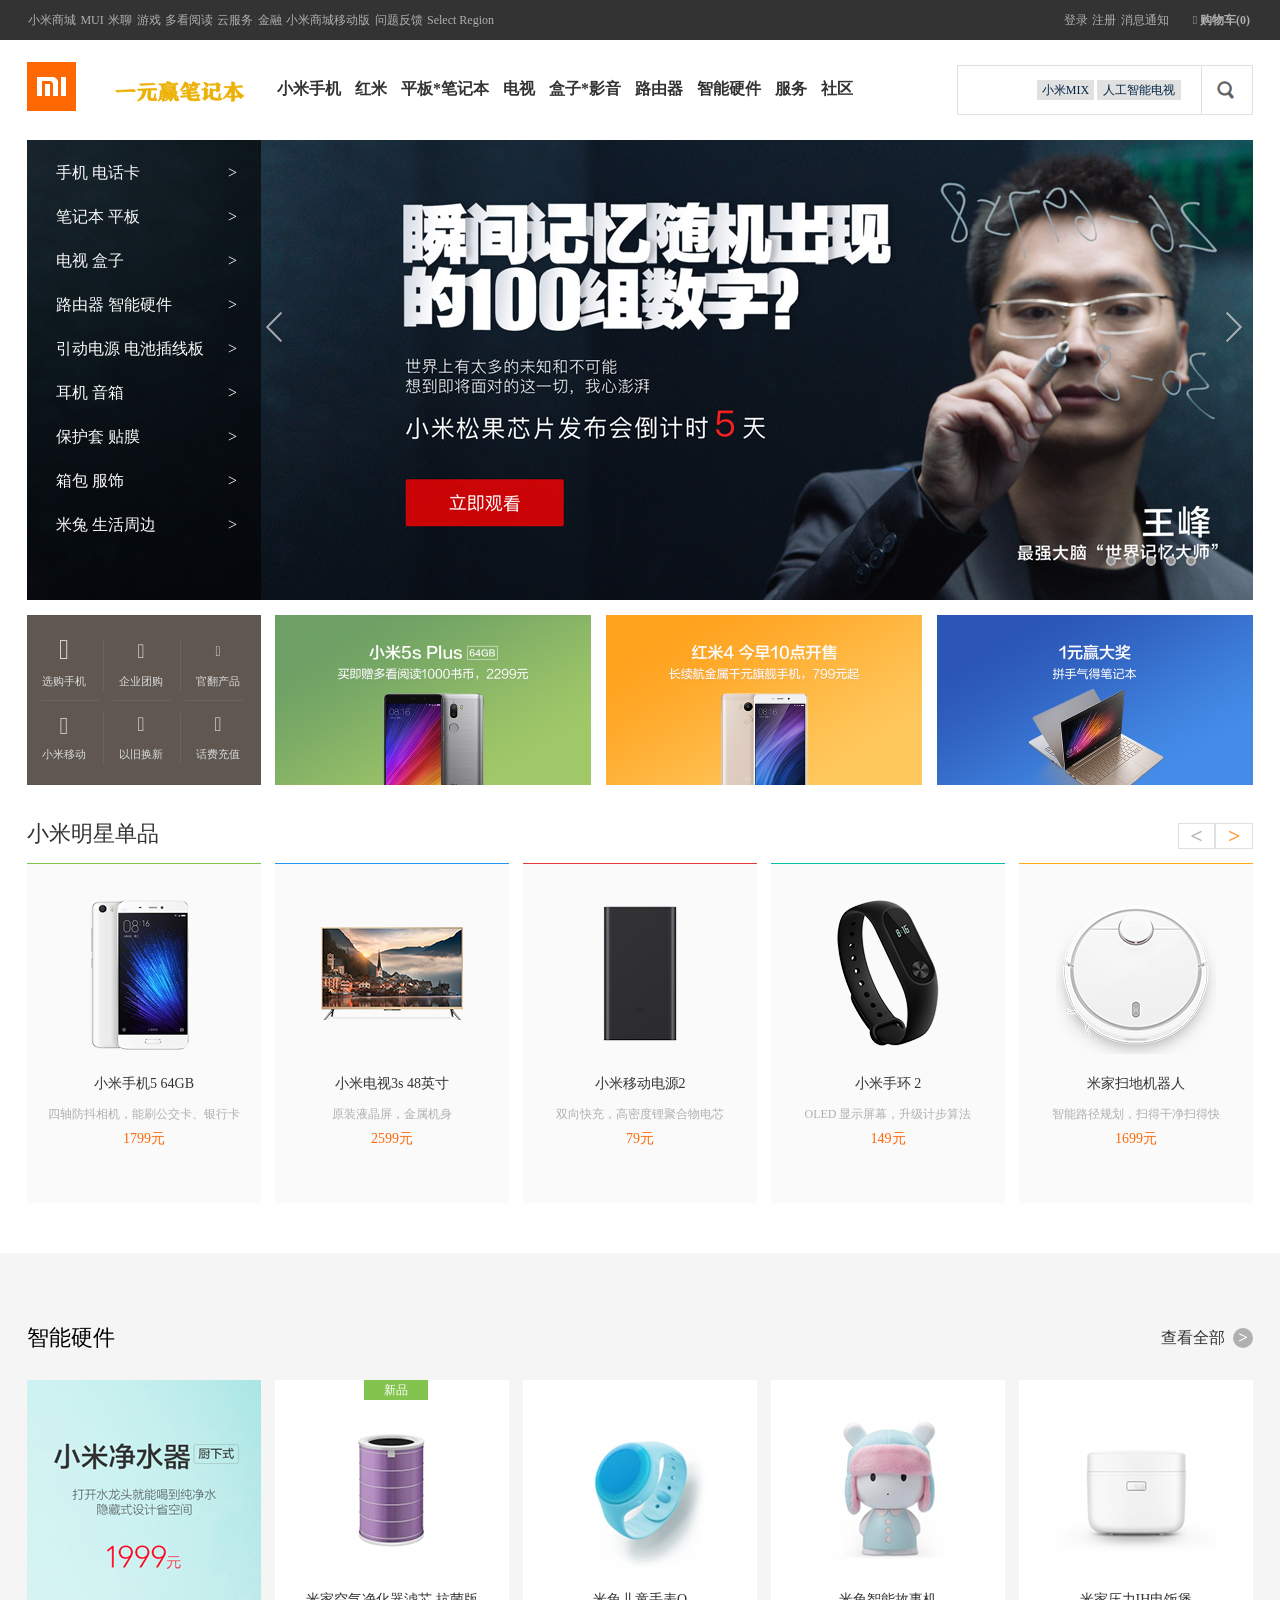
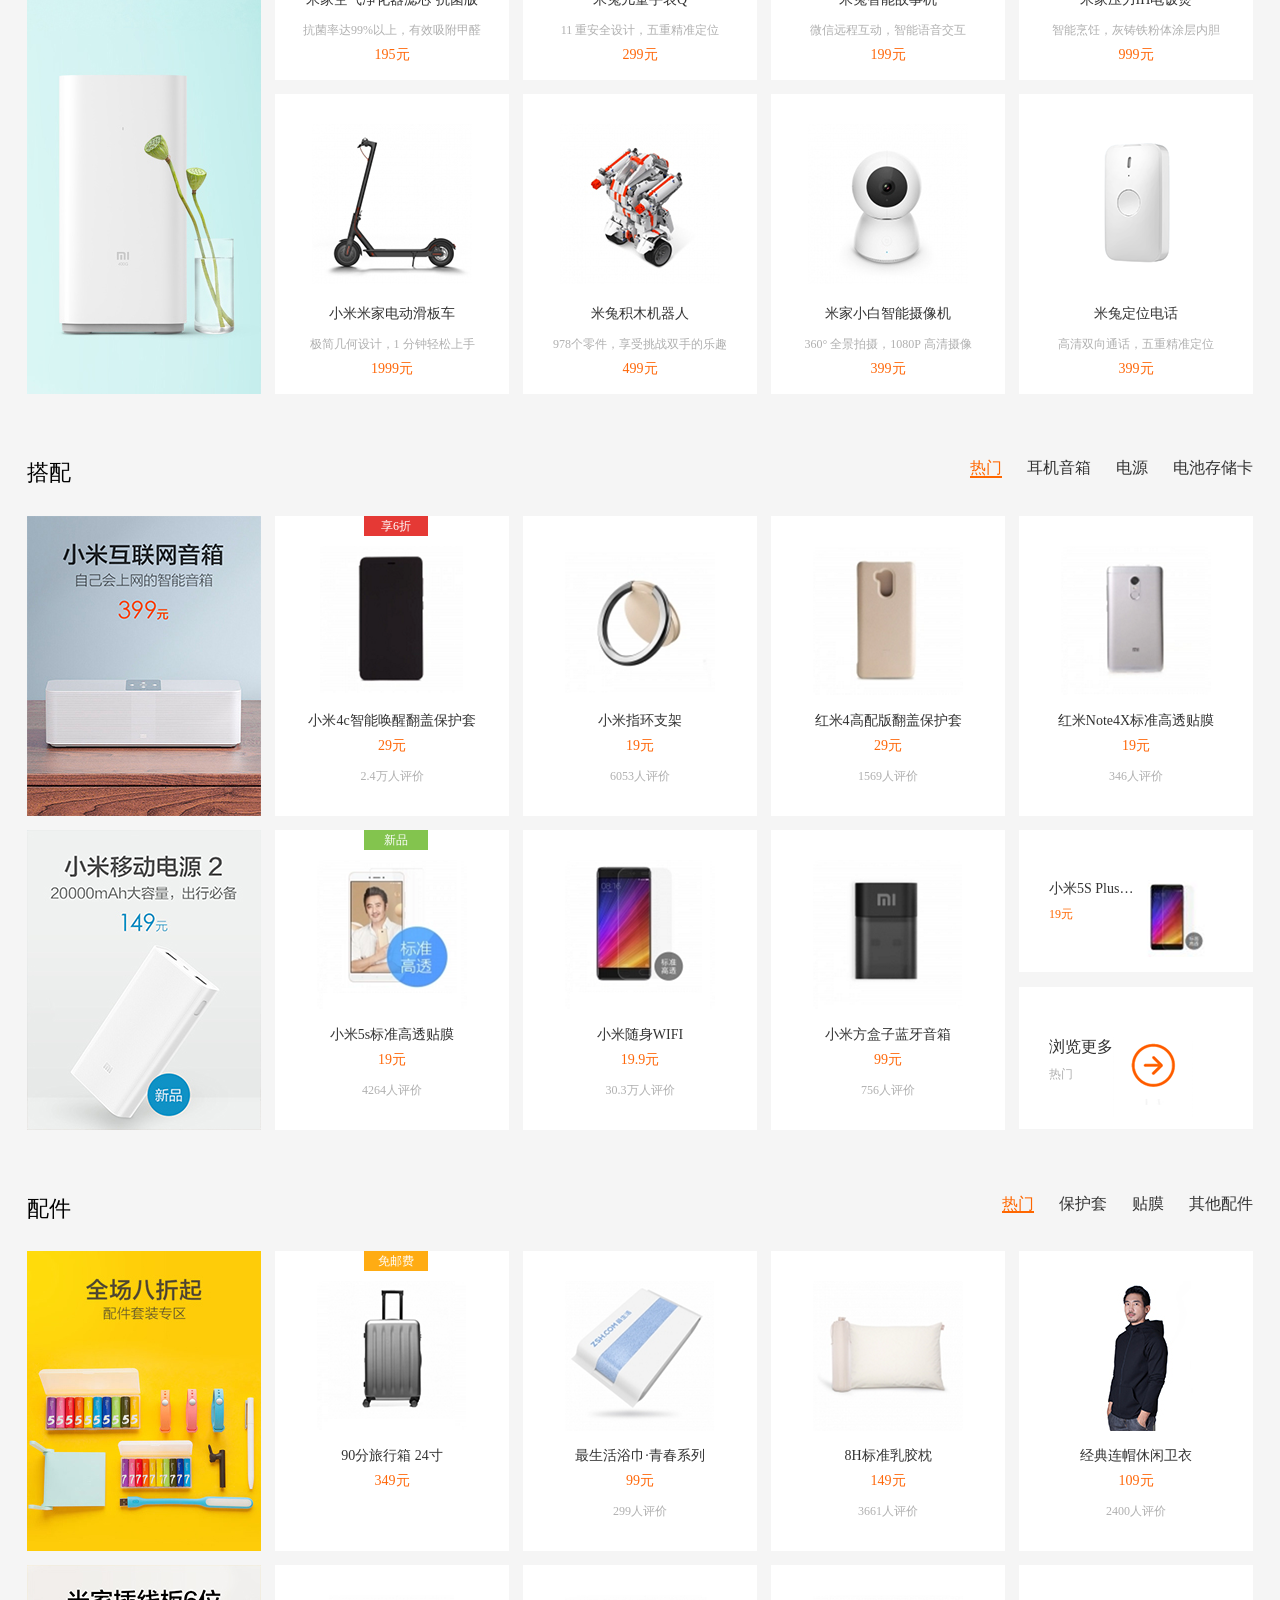
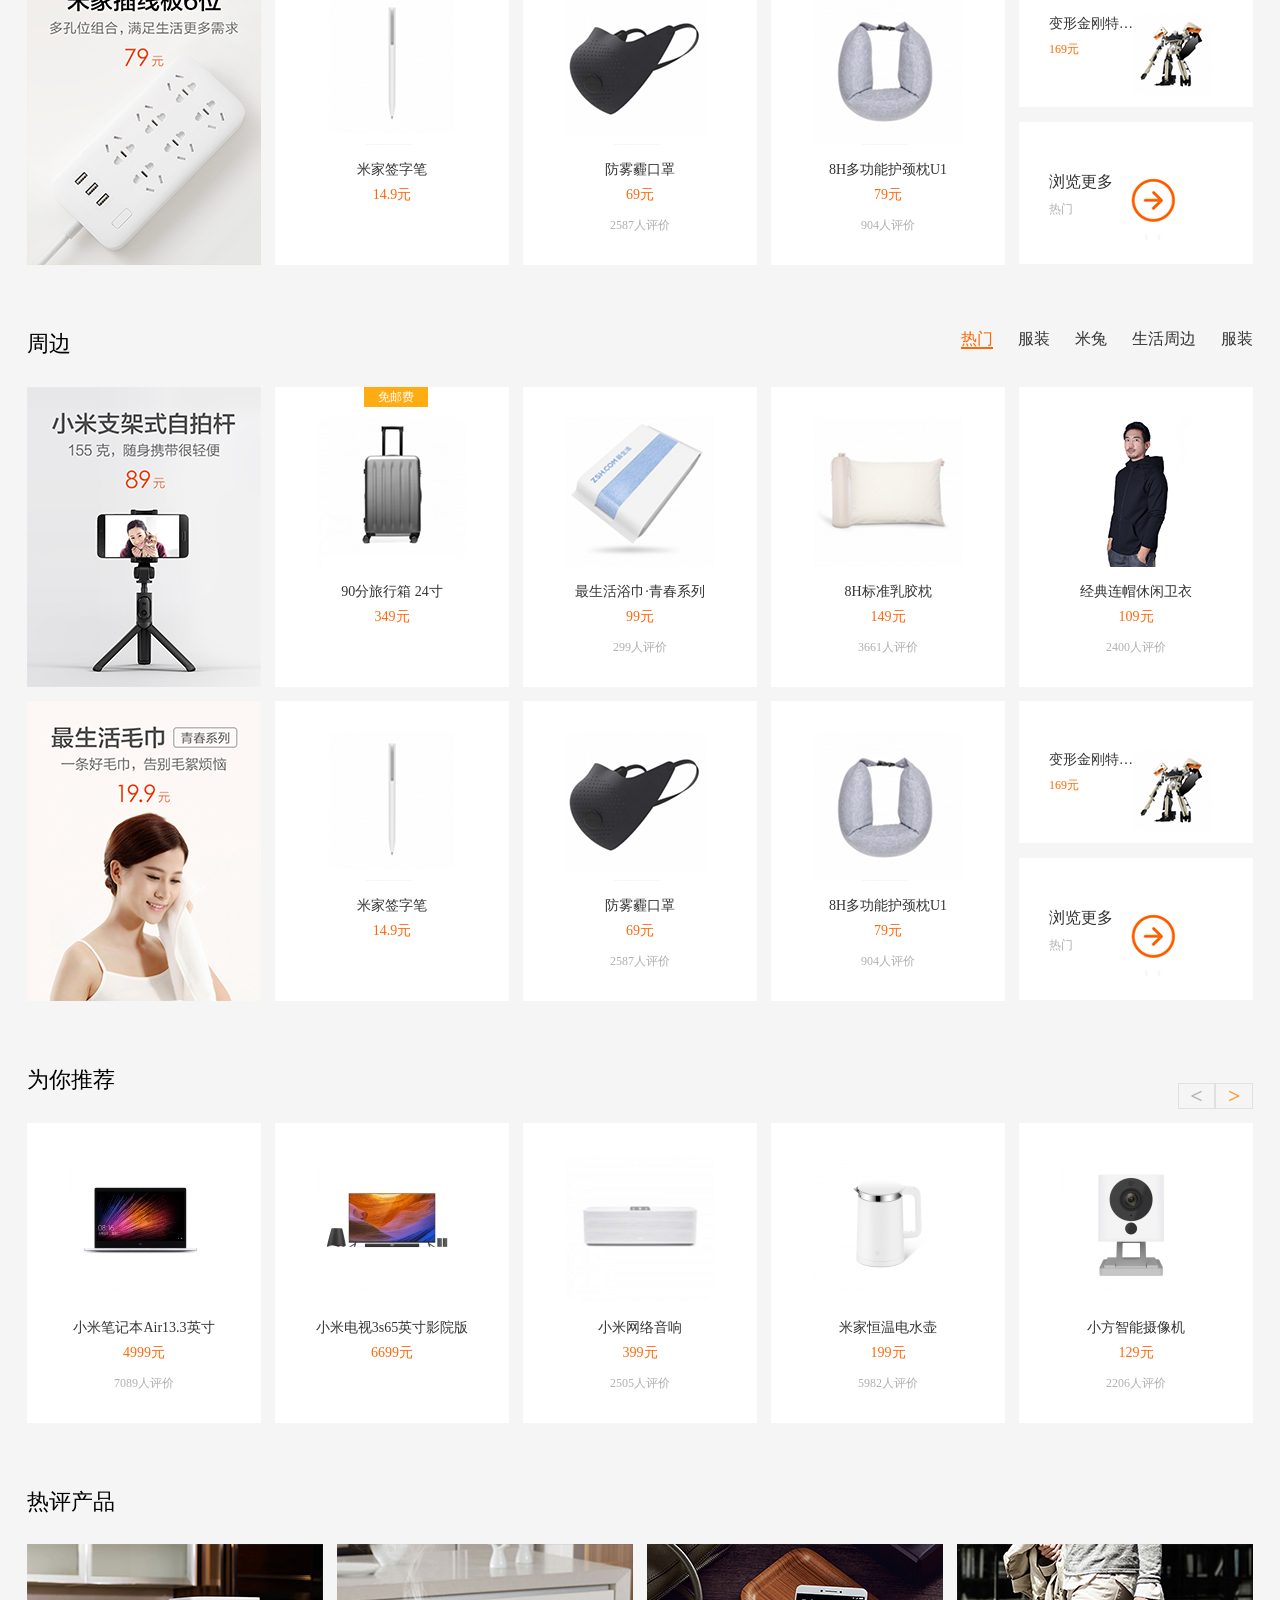
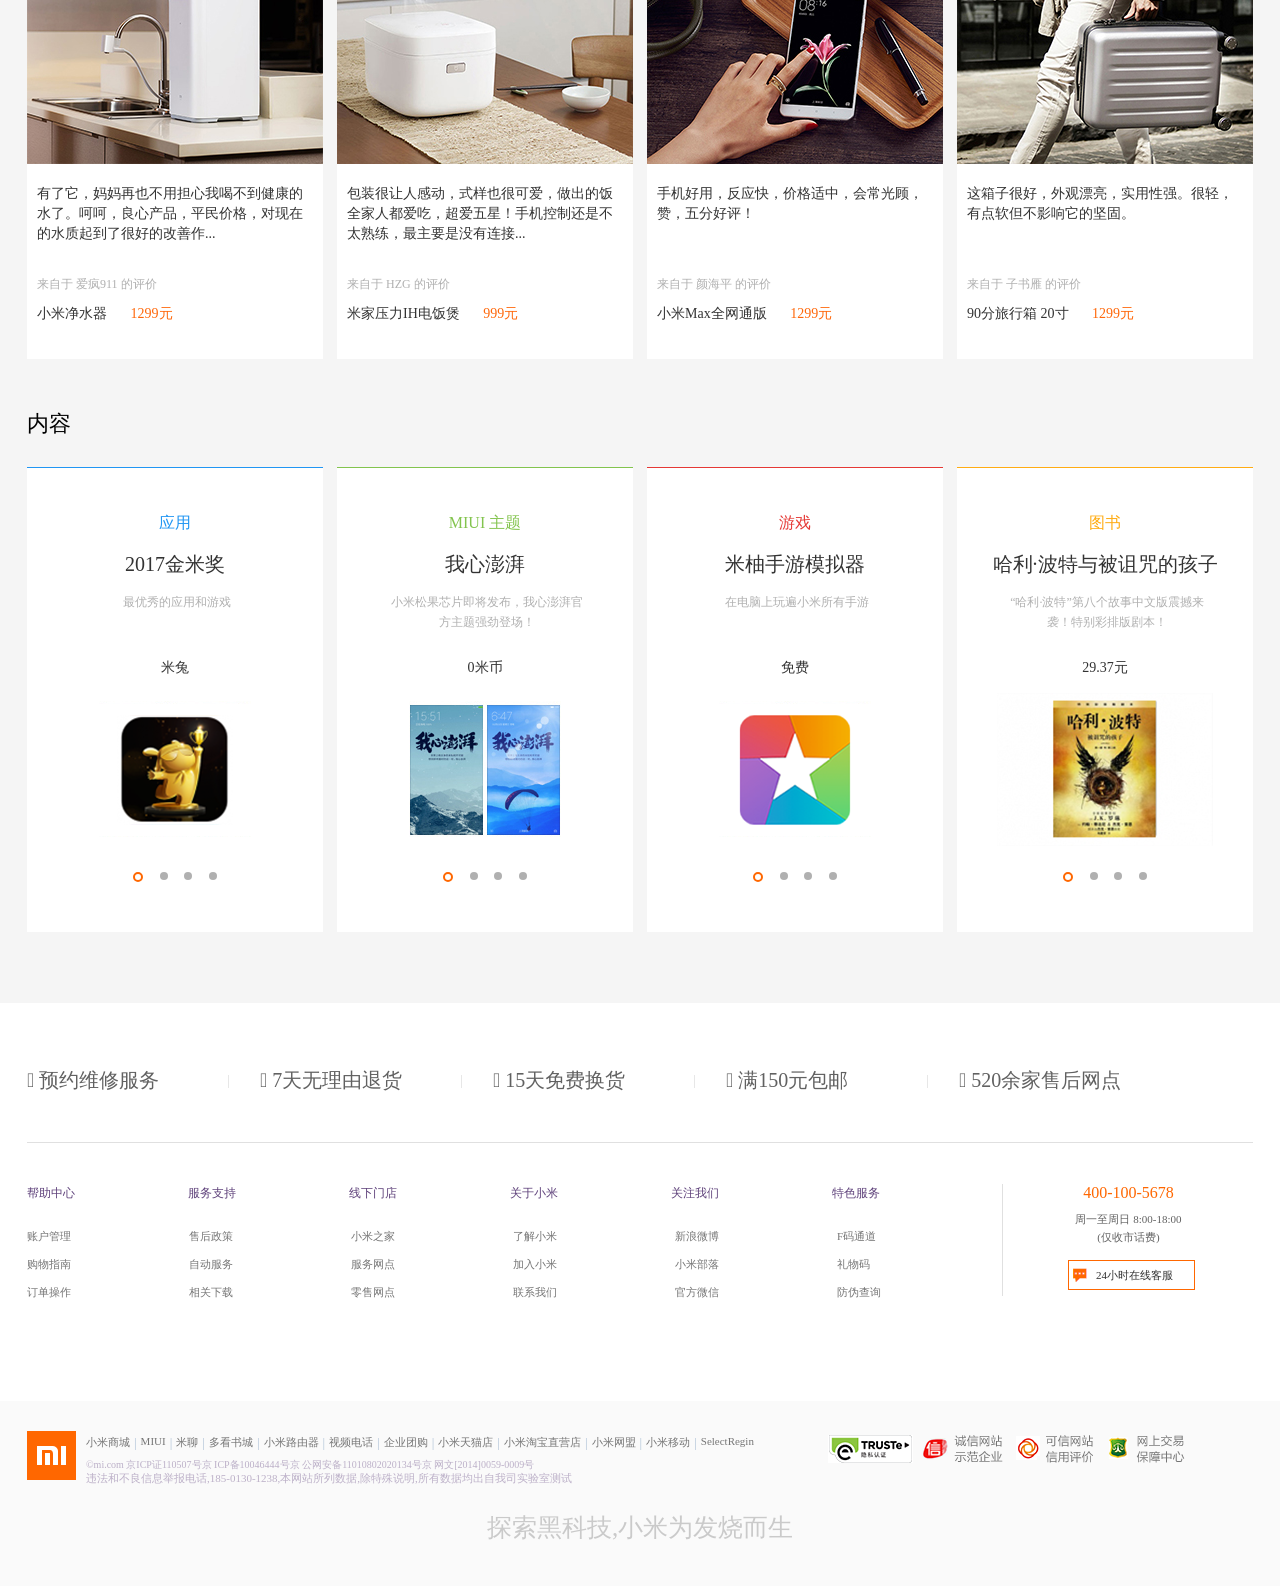
<file: html/xiaomi/index.html>
<!doctype html>
<html lang="en">
<head>
	<meta charset="UTF-8">
	<title>小米商城-红米Note 4x、小米5s、小米MIX、小米笔记本官网</title>
	<link rel="icon" href="img/" type="image/x-icon">
	<link rel="stylesheet" href="css/bass.css">
	<link rel="stylesheet" href="css/main.css">
	<link rel="stylesheet" type="text/css" href="http://at.alicdn.com/t/font_c8gb2gkd5q2utyb9.css">
</head>
<body>
<!-- header开始 -->
	<header>
		<div class="neikuan">
<!-- 前半部分开始 -->
			<div class="headernav">
				<a href="">小米商城</a>
				<span>|</span>
				<a href="">MUI</a>
				<span>|</span>
				<a href="">米聊</a>
				<span>|</span>
				<a href="">游戏</a>
				<span>|</span>
				<a href="">多看阅读</a>
				<span>|</span>
				<a href="">云服务</a>
				<span>|</span>
				<a href="">金融</a>
				<span>|</span>
				<a href="">小米商城移动版</a>
				<span>|</span>
				<a href="">问题反馈</a>
				<span>|</span>
				<a href="">Select Region</a>
			</div>
<!-- 前半部分结束 -->
<!-- 购物车开始 -->
			<div class="gouwuche">
			<a href="" class="iconfont">&#xe672; 购物车(0)</a>
			<div>
				<p>购物车中还没有商品，赶紧选购吧！</p>
			</div>
			</div>
			<div class="denglu">
				<a href="">登录</a>
				<span>|</span>
				<a href="">注册</a>
				<span>|</span>
				<a href="">消息通知</a>
			</div>
			</div>
		</header>
	<!-- header结束 -->
<!-- logo及搜索开始 -->
	<div class="mainnav">
		<div class="neikuan">
<!-- logo盒子开始 -->
				<div class="navbox">
					<div class="logo">
						<div class="logoimg mainbgc">
							<a href=""></a>
						</div>
						<h2>
							<img src="img/yybjb.gif" alt="" class="yybjb">
						</h2>
					</div>
				</div>
<!-- logo盒子结束 -->
<!-- 推荐开始 -->
				<div class="daohang">
                	<div class="daohanga">
                	    <a href="">小米手机</a>
                		<div class="daohangxlk">
							<div class="neikuan">
								<div class="daohangxlkyi float">
									<a href="">
										<img src="img/daohangxlkyi1-1.png" alt="">
									</a>
									<div class="daohangxlkyiziyi"><a href="">小米手机5s</a></div>
									<div class="daohangxlkyizier">1499元</div>
								</div>
	                			<span></span>
	                			<div class="daohangxlkyi float">
	                				<a href="">
										<img src="img/daohangxlkyi1-2.jpg" alt="">
									</a>
									<div class="daohangxlkyiziyi"><a href="">小米Note 2</a></div>
									<div class="daohangxlkyizier">2799元 起</div>
	                			</div>
	                			<span></span>
	                			<div class="daohangxlkyi float">
	                				<a href="">
										<img src="img/daohangxlkyi1-3.jpg" alt="">
									</a>
									<div class="daohangxlkyiziyi"><a href="">小米MIX</a></div>
									<div class="daohangxlkyizier">3499元起</div>
	                			</div>
	                			<span></span>
	                			<div class="daohangxlkyi float">
	                				<a href="">
										<img src="img/daohangxlkyi1-4.jpg" alt="">
									</a>
									<div class="daohangxlkyiziyi"><a href="">小米5s</a></div>
									<div class="daohangxlkyizier">1999元起</div>
	                			</div>
	                			<span></span>
	                			<div class="daohangxlkyi float">
	                				<a href="">
										<img src="img/daohangxlkyi1-5.jpg" alt="">
									</a>
									<div class="daohangxlkyiziyi"><a href="">小米5s Plus</a></div>
									<div class="daohangxlkyizier">2299元起</div>
	                			</div>
	                			<span></span>
	                			<div class="daohangxlkyi float">
	                				<a href="">
										<img src="img/daohangxlkyi1-6.jpg" alt="">
									</a>
									<div class="daohangxlkyiziyi"><a href="">小米手机5s</a></div>
									<div class="daohangxlkyizier">1799元</div>
	                			</div>
							</div>
            			</div>
                	</div>
                	<div class="daohanga">
                	    <a href="">红米</a>
                		<div class="daohangxlk">
							<div class="neikuan">
								<div class="daohangxlkyi float">
									<a href="">
										<img src="img/hmn4xtb!160x110.jpg" alt="">
									</a>
									<div class="daohangxlkyiziyi"><a href="">红米Note 4X</a></div>
									<div class="daohangxlkyizier">999元起</div>
								</div>
	                			<span></span>
	                			<div class="daohangxlkyi float">
	                				<a href="">
										<img src="img/hongminote4!160x110.jpg" alt="">
									</a>
									<div class="daohangxlkyiziyi"><a href="">红米Note 4</a></div>
									<div class="daohangxlkyizier">999元起</div>
	                			</div>
	                			<span></span>
	                			<div class="daohangxlkyi float">
	                				<a href="">
										<img src="img/hm4x320!160x110.jpg" alt="">
									</a>
									<div class="daohangxlkyiziyi"><a href="">红米4X</a></div>
									<div class="daohangxlkyizier">699元</div>
	                			</div>
	                			<span></span>
	                			<div class="daohangxlkyi float">
	                				<a href="">
										<img src="img/daohangxlkyi2-4.jpg" alt="">
									</a>
									<div class="daohangxlkyiziyi"><a href="">小米手机5s</a></div>
									<div class="daohangxlkyizier">1499元</div>
	                			</div>
							</div>
            			</div>
                	</div>
                	<div class="daohanga">
                	    <a href="">平板*笔记本</a>
                		<div class="daohangxlk">
							<div class="neikuan">
								<div class="daohangxlkyi float">
									<a href="">
										<img src="img/mipad3_320.png" alt="">
									</a>
									<div class="daohangxlkyiziyi"><a href="">小米平板3 64GB</a></div>
									<div class="daohangxlkyizier">1499元</div>
								</div>
	                			<span></span>
	                			<div class="daohangxlkyi float">
	                				<a href="">
										<img src="img/bijiben32012.5!160x110.jpg" alt="">
									</a>
									<div class="daohangxlkyiziyi"><a href="">小米笔记本Air 12.5"</a></div>
									<div class="daohangxlkyizier">3599元</div>
	                			</div>
	                			<span></span>
	                			<div class="daohangxlkyi float">
	                				<a href="">
										<img src="img/bijiben320!160x110.jpg" alt="">
									</a>
									<div class="daohangxlkyiziyi"><a href="">小米笔记本Air 13.3"</a></div>
									<div class="daohangxlkyizier">4899元</div>
	                			</div>
	                			<span></span>
	                			<div class="daohangxlkyi float">
	                				<a href="">
										<img src="img/bijiben320!160x110 (1).jpg" alt="">
									</a>
									<div class="daohangxlkyiziyi"><a href="">小米笔记本Air 13.3"尊享版</a></div>
									<div class="daohangxlkyizier">5999元</div>
	                			</div>
							</div>
            			</div>
                	</div>
                	<div class="daohanga">
                	    <a href="">电视</a>
                		<div class="daohangxlk">
							<div class="neikuan">
								<div class="daohangxlkyi float">
									<a href="">
										<img src="img/320_43.png" alt="">
									</a>
									<div class="daohangxlkyiziyi"><a href="">小米电视4A 43英寸</a></div>
									<div class="daohangxlkyizier">1499元</div>
								</div>
	                			<span></span>
	                			<div class="daohangxlkyi float">
	                				<a href="">
										<img src="img/320_49.png" alt="">
									</a>
									<div class="daohangxlkyiziyi"><a href="">小米电视4A 49英寸</a></div>
									<div class="daohangxlkyizier">2599元起</div>
	                			</div>
	                			<span></span>
	                			<div class="daohangxlkyi float">
	                				<a href="">
										<img src="img/320_55.png" alt="">
									</a>
									<div class="daohangxlkyiziyi"><a href="">小米电视4A 55英寸</a></div>
									<div class="daohangxlkyizier">3199元起</div>
	                			</div>
	                			<span></span>
	                			<div class="daohangxlkyi float">
	                				<a href="">
										<img src="img/320_65.png" alt="">
									</a>
									<div class="daohangxlkyiziyi"><a href="">小米电视4A 65英寸</a></div>
									<div class="daohangxlkyizier">5699元起</div>
	                			</div>
	                			<span></span>
	                			<div class="daohangxlkyi float">
	                				<a href="">
										<img src="img/101860xin.png" alt="">
									</a>
									<div class="daohangxlkyiziyi"><a href="">小米电视4A 60英寸</a></div>
									<div class="daohangxlkyizier">4799元</div>
	                			</div>
	                			<span></span>
	                			<div class="daohangxlkyi float">
	                				<a href="">
										<img src="img/70dianshi.png" alt="">
									</a>
									<div class="daohangxlkyiziyi"><a href="">查看全部</a></div>
									<div class="daohangxlkyizier">小米电视</div>
	                			</div>
							</div>
            			</div>
                	</div>
                	<div class="daohanga">
                	    <a href="">盒子*影音</a>
                		<div class="daohangxlk">
							<div class="neikuan">
								<div class="daohangxlkyi float">
									<a href="">
										<img src="img/mihezi.png" alt="">
									</a>
									<div class="daohangxlkyiziyi"><a href="">小米盒子3s</a></div>
									<div class="daohangxlkyizier">299元</div>
								</div>
	                			<span></span>
	                			<div class="daohangxlkyi float">
	                				<a href="">
										<img src="img/mihezi (1).png" alt="">
									</a>
									<div class="daohangxlkyiziyi"><a href="">小米盒子3c</a></div>
									<div class="daohangxlkyizier">199元</div>
	                			</div>
	                			<span></span>
	                			<div class="daohangxlkyi float">
	                				<a href="">
										<img src="img/hezi3s!160x110.jpg" alt="">
									</a>
									<div class="daohangxlkyiziyi"><a href="">小米盒子3 增强版</a></div>
									<div class="daohangxlkyizier">399元</div>
	                			</div>
	                			<span></span>
	                			<div class="daohangxlkyi float">
	                				<a href="">
										<img src="img/hezimini.png" alt="">
									</a>
									<div class="daohangxlkyiziyi"><a href="">小米盒子mini版</a></div>
									<div class="daohangxlkyizier">1499元</div>
	                			</div>
	                			<span></span>
	                			<div class="daohangxlkyi float">
	                				<a href="">
										<img src="img/320x220.png" alt="">
									</a>
									<div class="daohangxlkyiziyi"><a href="">小米家庭影院</a></div>
									<div class="daohangxlkyizier">1999元</div>
	                			</div>
	                			<span></span>
	                			<div class="daohangxlkyi float">
	                				<a href="">
										<img src="img/putonban!160x110.jpg" alt="">
									</a>
									<div class="daohangxlkyiziyi"><a href="">小米家庭音响标准版</a></div>
									<div class="daohangxlkyizier">699元</div>
	                			</div>
							</div>
            			</div>
                	</div>
                	<div class="daohanga">
                	    <a href="">路由器</a>
                		<div class="daohangxlk">
							<div class="neikuan">
	                			<div class="daohangxlkyi float">
	                				<a href="">
										<img src="img/lyqhd.png" alt="">
									</a>
									<div class="daohangxlkyiziyi"><a href="">小米路由器 HD</a></div>
									<div class="daohangxlkyizier">1299元</div>
	                			</div>
	                			<span></span>
	                			<div class="daohangxlkyi float">
	                				<a href="">
										<img src="img/pro320x220.png" alt="">
									</a>
									<div class="daohangxlkyiziyi"><a href="">小米路由器 Pro</a></div>
									<div class="daohangxlkyizier">499元</div>
	                			</div>
	                			<span></span>
	                			<div class="daohangxlkyi float">
	                				<a href="">
										<img src="img/lyq31.png" alt="">
									</a>
									<div class="daohangxlkyiziyi"><a href="">小米路由器 3</a></div>
									<div class="daohangxlkyizier">139元</div>
	                			</div>
	                			<span></span>
	                			<div class="daohangxlkyi float">
	                				<a href="">
										<img src="img/lyq3c1.png" alt="">
									</a>
									<div class="daohangxlkyiziyi"><a href="">小米路由器 3c</a></div>
									<div class="daohangxlkyizier">99元</div>
	                			</div>
	                			<span></span>
	                			<div class="daohangxlkyi float">
	                				<a href="">
										<img src="img/dlm01.png" alt="">
									</a>
									<div class="daohangxlkyiziyi"><a href="">小米WiFi电力猫</a></div>
									<div class="daohangxlkyizier">249元</div>
	                			</div>
	                			<span></span>
	                			<div class="daohangxlkyi float">
	                				<a href="">
										<img src="img/fdq2!160x110.jpg" alt="">
									</a>
									<div class="daohangxlkyiziyi"><a href="">小米WiFi放大器</a></div>
									<div class="daohangxlkyizier">49元</div>
	                			</div>
							</div>
            			</div>
                	</div>
                	<div class="daohanga">
                	    <a href="">智能硬件</a>
                		<div class="daohangxlk">
							<div class="neikuan">
								<div class="daohangxlkyi float">
									<a href="">
										<img src="img/tzc320!160x110.jpg" alt="">
									</a>
									<div class="daohangxlkyiziyi"><a href="">小米体脂称</a></div>
									<div class="daohangxlkyizier">199元</div>
								</div>
	                			<span></span>
	                			<div class="daohangxlkyi float">
	                				<a href="">
										<img src="img/jjy320!160x110.jpg" alt="">
									</a>
									<div class="daohangxlkyiziyi"><a href="">米家行车记录仪</a></div>
									<div class="daohangxlkyizier">349元</div>
	                			</div>
	                			<span></span>
	                			<div class="daohangxlkyi float">
	                				<a href="">
										<img src="img/wrj4k320.png" alt="">
									</a>
									<div class="daohangxlkyiziyi"><a href="">小米无人机 4k版</a></div>
									<div class="daohangxlkyizier">2999元</div>
	                			</div>
	                			<span></span>
	                			<div class="daohangxlkyi float">
	                				<a href="">
										<img src="img/djj320!160x110.jpg" alt="">
									</a>
									<div class="daohangxlkyiziyi"><a href="">小米米家对讲机</a></div>
									<div class="daohangxlkyizier">1499元</div>
	                			</div>
	                			<span></span>
	                			<div class="daohangxlkyi float">
	                				<a href="">
										<img src="img/dfb!160x110.jpg" alt="">
									</a>
									<div class="daohangxlkyiziyi"><a href="">米家IH电饭煲</a></div>
									<div class="daohangxlkyizier">399元</div>
	                			</div>
	                			<span></span>
	                			<div class="daohangxlkyi float">
	                				<a href="">
										<img src="img/air2!160x110.jpg" alt="">
									</a>
									<div class="daohangxlkyiziyi"><a href="">查看全部</a></div>
									<div class="daohangxlkyizier">智能硬件</div>
	                			</div>
							</div>
            			</div>
                	</div>
                	<div class="daohangb">
                	    <a href="">服务</a>
                	</div>
                	<div class="daohangb">
                	    <a href="">社区</a>
                	</div>
                </div>
				<!-- 推荐结束 -->
				<!-- 搜索开始 -->
				<div class="sousuobox">
					<input type="text" class="search">
					<div class="sousuozi">
							<a href="" class="sz1">小米MIX</a>
							<a href="" class="sz2">人工智能电视</a>
					</div>
					<a href="">
					<div class="sousuobtn"></div>
				</a>
				</div>
			</div>
		</div>
	<!-- 搜索结束 -->
<!-- banner盒子开始 -->
	<section class="bannerbox">
		<div class="neikuan">
			<div class="bannerbigbox">
<!-- banner图开始 -->
				<div class="banner_tu">
					<a href="" class="">
					<img src="img/xmad_14890540335855_wTxbY.jpg" alt="" class="bn">
					<img src="img/xmad_14904550478127_YXjQf.jpg" alt="" class="bn">
					<img src="img/xmad_14900670114626_hSaDE.jpg" alt="" class="bn">
					<img src="img/xmad_14901763921008_mXDyA.jpg" alt="" class="bn">
					<img src="img/123.jpg" alt="" class="bn">
					</a>
					<div class="bannerxia">
					<div class="bannerxiayi"></div>
					<div class="bannerxiayi"></div>
					<div class="bannerxiayi"></div>
					<div class="bannerxiayi"></div>
					<div class="bannerxiayi"></div>
				</div>
					<div class="zuo"></div>
					<div class="you"></div>
				</div>
				<!-- banner图结束 -->
<!-- banner抽屉 -->
				<div class="bannernav">	
					<ul>
						<li class="xiaomoni">
							<a href="">
							<span>手机 电话卡</span>
							<i>></i>
							</a>
					<div class="k1 clear">
						<ul class="banner_ul1">
						<li>
						<img src="img/banner_img/1.jpg" alt=""/>
						<span class="banner_span1">小米Note 2</span>
						<p>
							<a>选购</a>
						</p>
					</li>
					<li>
						<img src="img/banner_img/1.png" alt=""/>
						<span class="banner_span1">红米Note 4X</span>
						<p>
							<a>选购</a>
						</p>
					</li>
					<li>
						<img src="img/banner_img/2.jpg" alt=""/>
						<span class="banner_span1">小米MIX</span>
						<p>
							<a>选购</a>
						</p>
					</li>
					<li>
						<img src="img/banner_img/3.jpg" alt=""/>
						<span class="banner_span1">红米Note 4</span>
						<p>
							<a>选购</a>
						</p>
					</li>
					<li>
						<img src="img/banner_img/4.jpg" alt=""/>
						<span class="banner_span1">小米5s</span>
						<p>
							<a>选购</a>
						</p>
					</li>
					<li>
						<img src="img/banner_img/5.jpg" alt=""/>
						<span class="banner_span1">红米4</span>
						<p>
							<a>选购</a>
						</p>
					</li>
					<li>
						<img src="img/banner_img/6.jpg" alt=""/>
						<span class="banner_span1">小米5s Plus</span>
						<p>
							<a>选购</a>
						</p>
					</li>
					<li>
						<img src="img/banner_img/7.jpg" alt=""/>
						<span class="banner_span1">红米4A</span>
					</li>
					<li>
						<img src="img/banner_img/8.jpg" alt=""/>
						<span class="banner_span1">小米手机5</span>
						<p>
							<a>选购</a>
						</p>
					</li>
					<li>
						<img src="img/banner_img/9.jpg" alt=""/>
						<span class="banner_span1">对比手机</span>
					</li>
					<li>
						<img src="img/banner_img/10.jpg" alt=""/>
						<span class="banner_span1">小米Max</span>
						<p>
							<a>选购</a>
						</p>
					</li>
					<li>
						<img src="img/banner_img/11.jpg" alt=""/>
						<span class="banner_span1">小米移动 电话卡</span>
					</li>
				</ul></div>
						</li>
						
						<li class="xiaomoni">
							<a href="">
							<span>笔记本 平板</span>
							<i>></i>
						</a>
							<div class="k1 clear">
								<ul class="banner_ul1 ul1">
					<li>
						<img src="img/banner_img/2_1.jpg" alt=""/>
						<span class="banner_span1">小米笔记本Air</span>
						<p>
							<a>选购</a>
						</p>
					</li>
					<li>
						<img src="img/banner_img/2_1.png" alt=""/>
						<span class="banner_span1">小米平板2</span>
						<p>
							<a>选购</a>
						</p>
					</li>
					<li>
						<img src="img/banner_img/2_2.jpg" alt=""/>
						<span class="banner_span1">USB-C转接器</span>
					</li>
					<li>
						<img src="img/banner_img/2_3.jpg" alt=""/>
						<span class="banner_span1">小米笔记本内胆包</span>
					</li>
					<li>
						<img src="img/banner_img/2_4.jpg" alt=""/>
						<span class="banner_span1">小米便携鼠标</span>
					</li>
				</ul></div>
						</li>
						<li class="xiaomoni">
							<a href="">
							<span>电视 盒子</span>
							<i>></i>
						</a>
							<div class="k1 clear">
								<ul class="banner_ul1 ul2">
					<li>
						<img src="img/banner_img/3_1.jpg" alt=""/>
						<span class="banner_span1">小米电视3s 48英寸</span>
					</li>
					<li>
						<img src="img/banner_img/3_2.png" alt=""/>
						<span class="banner_span1">小米电视3 60英寸</span>
					</li>
					<li>
						<img src="img/banner_img/3_3.jpg" alt=""/>
						<span class="banner_span1">小米电视3s 55英寸</span>
					</li>
					<li>
						<img src="img/banner_img/3_1.png" alt=""/>
						<span class="banner_span1">红米Note 4</span>
					</li>
					<li>
						<img src="img/banner_img/3_2.png" alt=""/>
						<span class="banner_span1">小米电视3 70英寸</span>
					</li>
					<li>
						<img src="img/banner_img/3_4.jpg" alt=""/>
						<span class="banner_span1">蓝牙手柄</span>
					</li>
					<li>
						<img src="img/banner_img/3_4.png" alt=""/>
						<span class="banner_span1">小米电视3s 60英寸</span>
					</li>
					<li>
						<img src="img/banner_img/3_5.jpg" alt=""/>
						<span class="banner_span1">小米盒子3s</span>
					</li>
					<li>
						<img src="img/banner_img/3_6.jpg" alt=""/>
						<span class="banner_span1">家庭音响</span>
					</li>
					<li>
						<img src="img/banner_img/3_3.png" alt=""/>
						<span class="banner_span1">小米电视3s 60英寸</span>
					</li>
					<li>
						<img src="img/banner_img/3_7.jpg" alt=""/>
						<span class="banner_span1">小米盒子3c</span>
					</li>
					<li>
						<img src="img/banner_img/3_12.jpg" alt=""/>
						<span class="banner_span1">电视盒子配件</span>
					</li>
					<li>
						<img src="img/banner_img/3_8.jpg" alt=""/>
						<span class="banner_span1">小米电视3s 65英寸 曲面</span>
					</li>
					<li>
						<img src="img/banner_img/3_8.jpg" alt=""/>
						<span class="banner_span1">小米盒子3 增强版</span>
					</li>
					<li>
						<img src="img/banner_img/3_10.jpg" alt=""/>
						<span class="banner_span1">小米电视3 55英寸</span>
					</li>
					<li>
						<img src="img/banner_img/3_11.jpg" alt=""/>
						<span class="banner_span1">小米盒子 mini</span>
					</li>
				</ul></div>
						</li>
						<li class="xiaomoni">
							<a href="">
							<span>路由器 智能硬件</span>
							<i>></i>
						</a>
							<div class="k1 clear">
								<ul class="banner_ul1 ul3">
					<li>
						<img src="img/banner_img/img_4/1.jpg" alt=""/>
						<span class="banner_span1">米家扫地机器人及配件</span>
					</li>
					<li>
						<img src="img/banner_img/img_4/2.jpg" alt=""/>
						<span class="banner_span1">米家车载空气净化器</span>
					</li>
					<li>
						<img src="img/banner_img/img_4/3.jpg" alt=""/>
						<span class="banner_span1">血压计</span>
					</li>
					<li>
						<img src="img/banner_img/img_4/4.jpg" alt=""/>
						<span class="banner_span1">体重秤</span>
					</li>
					<li>
						<img src="img/banner_img/img_4/5.jpg" alt=""/>
						<span class="banner_span1">小米VR眼镜</span>
					</li>
					<li>
						<img src="img/banner_img/img_4/6.jpg" alt=""/>
						<span class="banner_span1">手表</span>
					</li>
					<li>
						<img src="img/banner_img/img_4/7.jpg" alt=""/>
						<span class="banner_span1">米兔积木机器人</span>
					</li>
					<li>
						<img src="img/banner_img/img_4/8.jpg" alt=""/>
						<span class="banner_span1">电动滑板车</span>
					</li>
					<li>
						<img src="img/banner_img/img_4/9.jpg" alt=""/>
						<span class="banner_span1">小米路由器</span>
					</li>
					<li>
						<img src="img/banner_img/img_4/10.jpg" alt=""/>
						<span class="banner_span1">米家智能电饭煲</span>
					</li>
					<li>
						<img src="img/banner_img/img_4/11.jpg" alt=""/>
						<span class="banner_span1">智能灯</span>
					</li>
					<li>
						<img src="img/banner_img/img_4/12.jpg" alt=""/>
						<span class="banner_span1">小米无人机</span>
					</li>
					<li>
						<img src="img/banner_img/img_4/13.jpg" alt=""/>
						<span class="banner_span1">9号平衡车</span>
					</li>
					<li>
						<img src="img/banner_img/img_4/14.jpg" alt=""/>
						<span class="banner_span1">摄像机</span>
					</li>
					<li>
						<img src="img/banner_img/img_4/15.jpg" alt=""/>
						<span class="banner_span1">米兔智能故事机</span>
					</li>
					<li>
						<img src="img/banner_img/img_4/16.jpg" alt=""/>
						<span class="banner_span1">智能除菌加湿器</span>
					</li>
					<li>
						<img src="img/banner_img/img_4/17.jpg" alt=""/>
						<span class="banner_span1">电助力折叠</span>
					</li>
					<li>
						<img src="img/banner_img/img_4/18.jpg" alt=""/>
						<span class="banner_span1">净化器及滤芯</span>
					</li>
					<li>
						<img src="img/banner_img/img_4/19.jpg" alt=""/>
						<span class="banner_span1">智能家庭组合</span>
					</li>
					<li>
						<img src="img/banner_img/img_4/20.jpg" alt=""/>
						<span class="banner_span1">全部智能硬件</span>
					</li>
					<li>
						<img src="img/banner_img/img_4/21.jpg" alt=""/>
						<span class="banner_span1">米家恒温电水壶</span>
					</li>
					<li>
						<img src="img/banner_img/img_4/22.jpg" alt=""/>
						<span class="banner_span1">净水器及滤芯</span>
					</li>
					<li>
						<img src="img/banner_img/img_4/23.jpg" alt=""/>
						<span class="banner_span1">手环及配件</span>
					</li>
				</ul></div>
						</li>
						<li class="xiaomoni">
							<a href="">
							<span>引动电源 电池插线板</span>
							<i>></i>
						</a>
							<div class="k1 clear">
								<ul class="banner_ul1 ul4">
					<li>
						<img src="img/banner_img/img_5/1.jpg" alt=""/>
						<span class="banner_span1">小米移动电源</span>
					</li>
					<li>
						<img src="img/banner_img/img_5/2.jpg" alt=""/>
						<span class="banner_span1">彩虹5号电池</span>
					</li>
					<li>
						<img src="img/banner_img/img_5/3.jpg" alt=""/>
						<span class="banner_span1">插线板</span>
					</li>
					<li>
						<img src="img/banner_img/img_5/4.jpg" alt=""/>
						<span class="banner_span1">彩虹七号</span>
					</li>
					<li>
						<img src="img/banner_img/img_5/5.jpg" alt=""/>
						<span class="banner_span1">品牌移动电源</span>
					</li>
					<li>
						<img src="img/banner_img/img_5/6.jpg" alt=""/>
						<span class="banner_span1">移动电源附件</span>
					</li>
					<li>
						<img src="img/banner_img/img_5/7.jpg" alt=""/>
						<span class="banner_span1">电池</span>
					</li>
					<li>
						<img src="img/banner_img/img_5/8.jpg" alt=""/>
						<span class="banner_span1">充电器</span>
					</li>
				</ul>
							</div>
						</li>
						<li class="xiaomoni">
							<a href="">
							<span>耳机 音箱</span>
							<i>></i>
						</a>
							<div class="k1 clear">
								<ul class="banner_ul1 ul5">
					<li>
						<img src="img/banner_img/img_6/1.jpg" alt=""/>
						<span class="banner_span1">小米头戴式耳机</span>
					</li>
					<li>
						<img src="img/banner_img/img_6/2.jpg" alt=""/>
						<span class="banner_span1">小米蓝牙耳机</span>
					</li>
					<li>
						<img src="img/banner_img/img_6/3.jpg" alt=""/>
						<span class="banner_span1">小钢炮音响 2</span>
					</li>
					<li>
						<img src="img/banner_img/img_6/4.jpg" alt=""/>
						<span class="banner_span1">头戴式耳机轻松版</span>
					</li>
					<li>
						<img src="img/banner_img/img_6/5.jpg" alt=""/>
						<span class="banner_span1">小米运动蓝牙耳机</span>
					</li>
					<li>
						<img src="img/banner_img/img_6/6.jpg" alt=""/>
						<span class="banner_span1">小米方盒子音响</span>
					</li>
					<li>
						<img src="img/banner_img/img_6/7.jpg" alt=""/>
						<span class="banner_span1">小米圈铁耳机 Pro</span>
					</li>
					<li>
						<img src="img/banner_img/img_6/8.jpg" alt=""/>
						<span class="banner_span1">品牌耳机</span>
					</li>
					<li>
						<img src="img/banner_img/img_6/9.jpg" alt=""/>
						<span class="banner_span1">小米音乐闹钟</span>
					</li>
					<li>
						<img src="img/banner_img/img_6/10.jpg" alt=""/>
						<span class="banner_span1">小米圈铁耳机</span>
					</li>
					<li>
						<img src="img/banner_img/img_6/11.jpg" alt=""/>
						<span class="banner_span1">小米网络音响</span>
					</li>
					<li>
						<img src="img/banner_img/img_6/12.jpg" alt=""/>
						<span class="banner_span1">小米米兔音响</span>
					</li>
					<li>
						<img src="img/banner_img/img_6/13.jpg" alt=""/>
						<span class="banner_span1">小米胶囊耳机</span>
					</li>
					<li>
						<img src="img/banner_img/img_6/14.png" alt=""/>
						<span class="banner_span1">小米蓝牙音响</span>
					</li>
					<li>
						<img src="img/banner_img/img_6/15.jpg" alt=""/>
						<span class="banner_span1">音乐蓝牙车充</span>
					</li>
					<li>
						<img src="img/banner_img/img_6/16.jpg" alt=""/>
						<span class="banner_span1">小米活塞耳机清新版</span>
					</li>
					<li>
						<img src="img/banner_img/img_6/17.jpg" alt=""/>
						<span class="banner_span1">小米随身蓝牙音响</span>
					</li>
				</ul>
			</div>
		</li>
					<li class="xiaomoni">
							<a href="">
							<span>保护套 贴膜</span>
							<i>></i>
						</a>
							<div class="k1 clear">
								<ul class="banner_ul1 ul6">
					<li>
						<img src="img/banner_img/img_7/1.jpg" alt=""/>
						<span class="banner_span1">贴膜</span>
					</li>
					<li>
						<img src="img/banner_img/img_7/2.jpg" alt=""/>
						<span class="banner_span1">保护套/保护壳</span>
					</li>
				</ul>
			</div>
		</li>
						<li class="xiaomoni">
							<a href="">
							<span>箱包 服饰</span>
							<i>></i>
						</a>
				<div class="k1 clear">
					<ul class="banner_ul1 ul8">
					<li>
						<img src="img/banner_img/img_9/1.jpg" alt=""/>
						<span class="banner_span1">线材</span>
					</li>
					<li>
						<img src="img/banner_img/img_9/2.jpg" alt=""/>
						<span class="banner_span1">自拍杆</span>
					</li>
					<li>
						<img src="img/banner_img/img_9/3.jpg" alt=""/>
						<span class="banner_span1">手机支架</span>
					</li>
				</ul>
							</div>
						</li>
						<li class="xiaomoni">
							<a href="">
							<span>米兔 生活周边</span>
							<i>></i>
						</a>
			<div class="k1 clear">
				<ul class="banner_ul1 ul9">
					<li>
						<img src="img/banner_img/img_10/1.jpg" alt=""/>
						<span class="banner_span1">米兔玩偶</span>
					</li>
					<li>
						<img src="img/banner_img/img_10/2.jpg" alt=""/>
						<span class="banner_span1">鼠标垫</span>
					</li>
					<li>
						<img src="img/banner_img/img_10/3.jpg" alt=""/>
						<span class="banner_span1">生活周边</span>
					</li>
					<li>
						<img src="img/banner_img/img_10/4.jpg" alt=""/>
						<span class="banner_span1">《小米》会刊</span>
					</li>
					<li>
						<img src="img/banner_img/img_10/5.jpg" alt=""/>
						<span class="banner_span1">8H乳胶枕</span>
					</li>
				</ul>
							</div>
						</li>
					</ul>
				</div>
				<!-- banner抽屉结束 -->
			</div>
		</div>
	</section>
	<!-- banner盒子结束 -->
<!-- 分类开始 -->
	<div class="fenleibox">
	<div class="fenleichouti">
		<div class="choutibox">
			<div class="chouti_tu iconfont i1">&#xe602;</div>
			<div class="chouti_zi">选购手机</div>
		</div>
		<div class="fengexian"></div>
		<div class="choutibox">
			<div class="chouti_tu iconfont i2">&#xe69a;</div>
			<div class="chouti_zi">企业团购</div>
		</div>
		<div class="fengexian"></div>
		<div class="choutibox">
			<div class="chouti_tu iconfont i3">&#xe60b;</div>
			<div class="chouti_zi">官翻产品</div>
		</div>
		<div class="fengexian2"></div>
		<div class="fengexian2"></div>
		<div class="fengexian2"></div>
		<div class="choutibox">
			<div class="chouti_tu iconfont i4">&#xe658;</div>
			<div class="chouti_zi">小米移动</div>
		</div>
		<div class="fengexian"></div>
		<div class="choutibox">
			<div class="chouti_tu iconfont i5">&#xe601;</div>
			<div class="chouti_zi">以旧换新</div>
		</div>
		<div class="fengexian"></div>
		<div class="choutibox">
			<div class="chouti_tu iconfont i6">&#xe62a;</div>
			<div class="chouti_zi">话费充值</div>
		</div>
	</div>
	<div class="fenleitu">
		<img src="img/001.png" alt="" class="">
		<img src="img/002.png" alt="" class="">
		<img src="img/003.png" alt="" class="">
	</div>
	</div>
	<!-- 明星单品开始 -->
	<!-- 标题 -->
	<div class="biaoti">小米明星单品
		<div class="youji">></div>
		<div class="zuoji"><</div>
	</div>
	<!-- 产品展示 -->
	<div class="dpzhanshi">
		<div class="danpin">
	<div class="dpbox1">
		<div class="dptu">
		<a href="" class="">
			<img src="img/753.png" alt="" class="">
		</a>
		</div>
		<div class="dpzi">
		<div class="h2">小米手机5 64GB</div>
		<div class="h3">四轴防抖相机，能刷公交卡、银行卡</div>
		<div class="h4">1799元</div>
		</div>
	</div>
	<div class="dpbox2">
		<div class="dptu">
		<a href="" class="">
			<img src="img/159.png" alt="" class="">
		</a>
		</div>
		<div class="dpzi">
		<div class="h2">小米电视3s 48英寸</div>
		<div class="h3">原装液晶屏，金属机身</div>
		<div class="h4">2599元</div>
		</div>
	</div>
	<div class="dpbox3">
		<div class="dptu">
		<a href="" class="">
			<img src="img/456.png" alt="" class="">
		</a>
		</div>
		<div class="dpzi">
		<div class="h2">小米移动电源2</div>
		<div class="h3">双向快充，高密度锂聚合物电芯</div>
		<div class="h4">79元</div>
		</div>
	</div>
	<div class="dpbox4">
		<div class="dptu">
		<a href="" class="">
			<img src="img/852.png" alt="" class="">
		</a>
		</div>
		<div class="dpzi">
		<div class="h2">小米手环 2</div>
		<div class="h3">OLED 显示屏幕，升级计步算法</div>
		<div class="h4">149元</div>
		</div>
	</div>
	<div class="dpbox5">
		<div class="dptu">
		<a href="" class="">
			<img src="img/951.png" alt="" class="">
		</a>
		</div>
		<div class="dpzi">
		<div class="h2">米家扫地机器人</div>
		<div class="h3">智能路径规划，扫得干净扫得快</div>
		<div class="h4">1699元</div>
		</div>
	</div>
		</div>
		<!-- 2 -->
			<div class="danpin">
	<div class="dpbox1">
		<div class="dptu">
		<a href="" class="">
			<img src="img/753.png" alt="" class="">
		</a>
		</div>
		<div class="dpzi">
		<div class="h2">小米手机5 64GB</div>
		<div class="h3">四轴防抖相机，能刷公交卡、银行卡</div>
		<div class="h4">1799元</div>
		</div>
	</div>
	<div class="dpbox2">
		<div class="dptu">
		<a href="" class="">
			<img src="img/159.png" alt="" class="">
		</a>
		</div>
		<div class="dpzi">
		<div class="h2">小米电视3s 48英寸</div>
		<div class="h3">原装液晶屏，金属机身</div>
		<div class="h4">2599元</div>
		</div>
	</div>
	<div class="dpbox3">
		<div class="dptu">
		<a href="" class="">
			<img src="img/456.png" alt="" class="">
		</a>
		</div>
		<div class="dpzi">
		<div class="h2">小米移动电源2</div>
		<div class="h3">双向快充，高密度锂聚合物电芯</div>
		<div class="h4">79元</div>
		</div>
	</div>
	<div class="dpbox4">
		<div class="dptu">
		<a href="" class="">
			<img src="img/852.png" alt="" class="">
		</a>
		</div>
		<div class="dpzi">
		<div class="h2">小米手环 2</div>
		<div class="h3">OLED 显示屏幕，升级计步算法</div>
		<div class="h4">149元</div>
		</div>
	</div>
	<div class="dpbox5">
		<div class="dptu">
		<a href="" class="">
			<img src="img/951.png" alt="" class="">
		</a>
		</div>
		<div class="dpzi">
		<div class="h2">米家扫地机器人</div>
		<div class="h3">智能路径规划，扫得干净扫得快</div>
		<div class="h4">1699元</div>
		</div>
	</div>
		</div>
		<!-- 3 -->
			<div class="danpin">
	<div class="dpbox1">
		<div class="dptu">
		<a href="" class="">
			<img src="img/753.png" alt="" class="">
		</a>
		</div>
		<div class="dpzi">
		<div class="h2">小米手机5 64GB</div>
		<div class="h3">四轴防抖相机，能刷公交卡、银行卡</div>
		<div class="h4">1799元</div>
		</div>
	</div>
	<div class="dpbox2">
		<div class="dptu">
		<a href="" class="">
			<img src="img/159.png" alt="" class="">
		</a>
		</div>
		<div class="dpzi">
		<div class="h2">小米电视3s 48英寸</div>
		<div class="h3">原装液晶屏，金属机身</div>
		<div class="h4">2599元</div>
		</div>
	</div>
	<div class="dpbox3">
		<div class="dptu">
		<a href="" class="">
			<img src="img/456.png" alt="" class="">
		</a>
		</div>
		<div class="dpzi">
		<div class="h2">小米移动电源2</div>
		<div class="h3">双向快充，高密度锂聚合物电芯</div>
		<div class="h4">79元</div>
		</div>
	</div>
	<div class="dpbox4">
		<div class="dptu">
		<a href="" class="">
			<img src="img/852.png" alt="" class="">
		</a>
		</div>
		<div class="dpzi">
		<div class="h2">小米手环 2</div>
		<div class="h3">OLED 显示屏幕，升级计步算法</div>
		<div class="h4">149元</div>
		</div>
	</div>
	<div class="dpbox5">
		<div class="dptu">
		<a href="" class="">
			<img src="img/951.png" alt="" class="">
		</a>
		</div>
		<div class="dpzi">
		<div class="h2">米家扫地机器人</div>
		<div class="h3">智能路径规划，扫得干净扫得快</div>
		<div class="h4">1699元</div>
		</div>
	</div>
		</div>
	</div>
<!-- 明星单品结束 -->
<!-- 背景 -->
<div class="beijing">
<!-- 背景结束 -->
<!-- 智能硬件 -->
<!-- 标题 -->
	<div class="biaoti1">智能硬件
	<div class="biaoti_you">
		<div class="biaoti_btn"><b>></b></div>
		<div class="biaoti_zi_1">查看全部</div>
		</div>
	</div>
<!-- 智能硬件内容 -->
	<div class="neirong">
		<!-- 广告栏 -->
		<div class="guanggao">
			<img src="img/11.jpg" alt="" class="">
		</div>
		<!-- 主要内容 -->
		<div class="neir">
		<div class="neirongbox">
			<div class="neirongbox_1">
				<div class="xinpin">新品</div>
				<div class="dptu">
		<a href="" class="">
			<img src="img/1234.jpg" alt="" class="">
		</a>
		</div>
		<div class="dpzi">
		<div class="h2">米家空气净化器滤芯 抗菌版</div>
		<div class="h3">抗菌率达99%以上，有效吸附甲醛</div>
		<div class="h4">195元</div>
		</div>
			</div>
			<div class="neirongbox_1">
					<div class="dptu">
		<a href="" class="">
			<img src="img/888.jpg" alt="" class="">
		</a>
		</div>
		<div class="dpzi">
		<div class="h2">米兔儿童手表Q</div>
		<div class="h3">11 重安全设计，五重精准定位</div>
		<div class="h4">299元</div>
		</div>
			</div>
			<div class="neirongbox_1">
					<div class="dptu">
		<a href="" class="">
			<img src="img/220x220.jpg" alt="" class="">
		</a>
		</div>
		<div class="dpzi">
		<div class="h2">米兔智能故事机</div>
		<div class="h3">微信远程互动，智能语音交互</div>
		<div class="h4">199元</div>
		</div>
			</div>
			<div class="neirongbox_1">
					<div class="dptu">
		<a href="" class="">
			<img src="img/T1OVC_ByY_1RXr0.jpg" alt="" class="">
		</a>
		</div>
		<div class="dpzi">
		<div class="h2">米家压力IH电饭煲</div>
		<div class="h3">智能烹饪，灰铸铁粉体涂层内胆</div>
		<div class="h4">999元</div>
		</div>
			</div>
			<div class="neirongbox_2">
					<div class="dptu">
		<a href="" class="">
			<img src="img/pms_.jpg" alt="" class="">
		</a>
		</div>
		<div class="dpzi">
		<div class="h2">小米米家电动滑板车</div>
		<div class="h3">极简几何设计，1 分钟轻松上手</div>
		<div class="h4">1999元</div>
		</div>
			</div>
			<div class="neirongbox_2">
					<div class="dptu">
		<a href="" class="">
			<img src="img/pms_1478076543.58248227!220x220.jpg" alt="" class="">
		</a>
		</div>
		<div class="dpzi">
		<div class="h2">米兔积木机器人</div>
		<div class="h3">978个零件，享受挑战双手的乐趣</div>
		<div class="h4">499元</div>
		</div>
			</div>
			<div class="neirongbox_2">
					<div class="dptu">
		<a href="" class="">
			<img src="img/pms_1468806372.46368911!220x220.jpg" alt="" class="">
		</a>
		</div>
		<div class="dpzi">
		<div class="h2">米家小白智能摄像机</div>
		<div class="h3">360° 全景拍摄，1080P 高清摄像</div>
		<div class="h4">399元</div>
		</div>
			</div>
			<div class="neirongbox_2">
					<div class="dptu">
		<a href="" class="">
			<img src="img/cbabf443-1ff1-4014-a1bf-06c45476f1e6.png" alt="" class="">
		</a>
		</div>
		<div class="dpzi">
		<div class="h2">米兔定位电话</div>
		<div class="h3">高清双向通话，五重精准定位</div>
		<div class="h4">399元</div>
		</div>
			</div>
		</div>
		</div>
	</div>
	<!-- 搭配 -->
<!-- 标题 -->
	<div class="biaoti1">搭配
	<div class="biaoti_you_1">
		<div class="biaoti_zi btz1">电池存储卡</div>
		<div class="biaoti_zi btz1">电源</div>
		<div class="biaoti_zi btz1">耳机音箱</div>
		<div class="biaoti_zi btz1">热门</div>
		</div>
	</div>
	<!-- 广告 -->
	<div class="neirong">
		<div class="guanggao">
			<div class="guanggao1">
				<img src="img/22.jpg" alt="" class="">
			</div>
			<div class="guanggao2">
				<img src="img/33.jpg" alt="" class="">
			</div>
		</div>
		<!-- 产品展示 -->
		<!-- 产品展示 -->
		<div class="neir">
		<!-- 4 -->
		<div class="neirongbox nbox1">
			<div class="neirongbox_1">
				<div class="dptu2">
		<a href="" class="">
			<img src="img/20170225181130.png" alt="" class="">
		</a>
		</div>
		<div class="dpzi2">
			<div class="xinpin">新品</div>
		<div class="h5">20000mAh小米移动电源2</div>
		<div class="h6">149元</div>
		<div class="h7">3910人评价</div>
		</div>
			</div>
			<div class="neirongbox_1">
				<div class="dptu2">
		<a href="" class="">
			<img src="img/724.png" alt="" class="">
		</a>
		</div>
		<div class="dpzi2">
			<div class="xinpin1">享6折</div>
		<div class="h5">小米网络音响</div>
		<div class="h6">399元</div>
		<div class="h7">2489人评价</div>
		</div>
			</div>
			<div class="neirongbox_1">
				<div class="dptu2">
		<a href="" class="">
			<img src="img/3333.jpg" alt="" class="">
		</a>
		</div>
		<div class="dpzi2">
		<div class="h5">小米圈铁耳机Pro</div>
		<div class="h6">149元</div>
		<div class="h7">6183人评价</div>
		</div>
		<div class="xiangjie"><h3>我都不知道买了多少了</h3>
				<span> 来自于 聂涛 的评价 </span>
		</div>
			</div>
			<div class="neirongbox_1">
				<div class="dptu2">
		<a href="" class="">
			<img src="img/4444.jpg" alt="" class="">
		</a>
		</div>
		<div class="dpzi2">
		<div class="h5">小米随身蓝牙音箱</div>
		<div class="h6">69元</div>
		</div>
		<div class="xiangjie"><h3>我都不知道买了多少了</h3>
				<span> 来自于 聂涛 的评价 </span>
		</div>
			</div>
			<div class="neirongbox_2">
				<div class="dptu2">
		<a href="" class="">
			<img src="img/5555.jpg" alt="" class="">
		</a>
		</div>
		<div class="dpzi2">
		<div class="h5">小米小钢炮蓝牙音箱2</div>
		<div class="h6">129元</div>
		<div class="h7">183人评价</div>
		</div>
			</div>
			<div class="neirongbox_2">
				<div class="dptu2">
		<a href="" class="">
			<img src="img/6666.jpg" alt="" class="">
		</a>
		</div>
		<div class="dpzi2">
		<div class="h5">小米方盒子蓝牙音箱</div>
		<div class="h6">99元</div>
		<div class="h7">756人评价</div>
		</div>
		<div class="xiangjie"><h3>我都不知道买了多少了</h3>
				<span> 来自于 聂涛 的评价 </span>
		</div>
			</div>
			<div class="neirongbox_2">
				<div class="dptu2">
		<a href="" class="">
			<img src="img/7777.jpg" alt="" class="">
		</a>
		</div>
		<div class="dpzi2">
		<div class="h5">ROIDMI音乐蓝牙车充</div>
		<div class="h6">99元</div>
		</div>
			</div>
			<!-- 更多 -->
			<div class="neirongbox_2_1">
				<div class="neirongbox_2_1_zi">
					<p>小米圈铁耳…</p>
					<p>99元</p>
				</div>
				<div class="neirongbox_2_1_tu">
					<img src="img/gengduo/121659.png" alt="" class="">
				</div>
			</div>
			<div class="neirongbox_2_2">
				<div class="neirongbox_2_1_zi_1">
					<p>浏览更多</p>
					<p>热门</p>
				</div>
				<div class="neirongbox_2_1_tu">
					<img src="img/gengduo/122510.png" alt="" class="">
				</div>
			</div>
		</div>
		<!-- 1 -->
		<div class="neirongbox nbox1">
			<div class="neirongbox_1">
				<div class="dptu2">
		<a href="" class="">
			<img src="img/121109.png" alt="" class="">
		</a>
		</div>
		<div class="dpzi2">
			<div class="xinpin1">享6折</div>
		<div class="h5">小米4c智能唤醒翻盖保护套</div>
		<div class="h6">29元</div>
		<div class="h7">2.4万人评价</div>
		</div>
		<div class="xiangjie"><h3>我都不知道买了多少了</h3>
				<span> 来自于 聂涛 的评价 </span>
		</div>
			</div>
			<div class="neirongbox_1">
				<div class="dptu2">
		<a href="" class="">
			<img src="img/121250.png" alt="" class="">
		</a>
		</div>
		<div class="dpzi2">
		<div class="h5">小米指环支架</div>
		<div class="h6">19元</div>
		<div class="h7">6053人评价</div>
		</div>
			</div>
			<div class="neirongbox_1">
				<div class="dptu2">
		<a href="" class="">
			<img src="img/121334.png" alt="" class="">
		</a>
		</div>
		<div class="dpzi2">
		<div class="h5">红米4高配版翻盖保护套</div>
		<div class="h6">29元</div>
		<div class="h7">1569人评价</div>
		</div>
		<div class="xiangjie"><h3>我都不知道买了多少了</h3>
				<span> 来自于 聂涛 的评价 </span>
		</div>
			</div>
			<div class="neirongbox_1">
				<div class="dptu2">
		<a href="" class="">
			<img src="img/121409.png" alt="" class="">
		</a>
		</div>
		<div class="dpzi2">
		<div class="h5">红米Note4X标准高透贴膜</div>
		<div class="h6">19元</div>
		<div class="h7">346人评价</div>
		</div>
			</div>
			<div class="neirongbox_2">
				<div class="dptu2">
		<a href="" class="">
			<img src="img/121440.png" alt="" class="">
		</a>
		</div>
		<div class="dpzi2">
			<div class="xinpin">新品</div>
		<div class="h5">小米5s标准高透贴膜</div>
		<div class="h6">19元</div>
		<div class="h7">4264人评价</div>
		</div>
		<div class="xiangjie"><h3>我都不知道买了多少了</h3>
				<span> 来自于 聂涛 的评价 </span>
		</div>
			</div>
			<div class="neirongbox_2">
				<div class="dptu2">
		<a href="" class="">
			<img src="img/121502.png" alt="" class="">
		</a>
		</div>
		<div class="dpzi2">
		<div class="h5">小米随身WIFI</div>
		<div class="h6">19.9元</div>
		<div class="h7">30.3万人评价</div>
		</div>
			</div>
			<div class="neirongbox_2">
				<div class="dptu2">
		<a href="" class="">
			<img src="img/121538.png" alt="" class="">
		</a>
		</div>
		<div class="dpzi2">
		<div class="h5">小米方盒子蓝牙音箱</div>
		<div class="h6">99元</div>
		<div class="h7">756人评价</div>
		</div>
			</div>
			<!-- 更多 -->
			<div class="neirongbox_2_1">
				<div class="neirongbox_2_1_zi">
					<p>小米5S Plus…</p>
					<p>19元</p>
				</div>
				<div class="neirongbox_2_1_tu">
					<img src="img/gengduo/121609.png" alt="" class="">
				</div>
			</div>
			<div class="neirongbox_2_2">
				<div class="neirongbox_2_1_zi_1">
					<p>浏览更多</p>
					<p>热门</p>
				</div>
				<div class="neirongbox_2_1_tu">
					<img src="img/gengduo/122510.png" alt="" class="">
				</div>
			</div>
		</div>
		<!-- 2 -->
		<div class="neirongbox nbox1">
			<div class="neirongbox_1">
				<div class="dptu2">
		<a href="" class="">
			<img src="img/122042.png" alt="" class="">
		</a>
		</div>
		<div class="dpzi2">
			<div class="xinpin2">免邮费</div>
		<div class="h5">90分旅行箱 24寸</div>
		<div class="h6">349元</div>
		</div>
		<div class="xiangjie"><h3>我都不知道买了多少了</h3>
				<span> 来自于 聂涛 的评价 </span>
		</div>
			</div>
			<div class="neirongbox_1">
				<div class="dptu2">
		<a href="" class="">
			<img src="img/122107.png" alt="" class="">
		</a>
		</div>
		<div class="dpzi2">
		<div class="h5">最生活浴巾·青春系列</div>
		<div class="h6">99元</div>
		<div class="h7">299人评价</div>
		</div>
		<div class="xiangjie"><h3>我都不知道买了多少了</h3>
				<span> 来自于 聂涛 的评价 </span>
		</div>
			</div>
			<div class="neirongbox_1">
				<div class="dptu2">
		<a href="" class="">
			<img src="img/122130.png" alt="" class="">
		</a>
		</div>
		<div class="dpzi2">
		<div class="h5">8H标准乳胶枕</div>
		<div class="h6">149元</div>
		<div class="h7">3661人评价</div>
		</div>
		<div class="xiangjie"><h3>我都不知道买了多少了</h3>
				<span> 来自于 聂涛 的评价 </span>
		</div>
			</div>
			<div class="neirongbox_1">
				<div class="dptu2">
		<a href="" class="">
			<img src="img/0f588b946f6a.jpg" alt="" class="">
		</a>
		</div>
		<div class="dpzi2">
		<div class="h5">经典连帽休闲卫衣</div>
		<div class="h6">109元</div>
		<div class="h7">2400人评价</div>
		</div>
			</div>
			<div class="neirongbox_2">
				<div class="dptu2">
		<a href="" class="">
			<img src="img/122246.png" alt="" class="">
		</a>
		</div>
		<div class="dpzi2">
		<div class="h5">米家签字笔</div>
		<div class="h6">14.9元</div>
		</div>
		<div class="xiangjie"><h3>我都不知道买了多少了</h3>
				<span> 来自于 聂涛 的评价 </span>
		</div>
			</div>
			<div class="neirongbox_2">
				<div class="dptu2">
		<a href="" class="">
			<img src="img/122313.png" alt="" class="">
		</a>
		</div>
		<div class="dpzi2">
		<div class="h5">防雾霾口罩</div>
		<div class="h6">69元</div>
		<div class="h7">2587人评价</div>
		</div>
			</div>
			<div class="neirongbox_2">
				<div class="dptu2">
		<a href="" class="">
			<img src="img/22342.png" alt="" class="">
		</a>
		</div>
		<div class="dpzi2">
		<div class="h5">8H多功能护颈枕U1</div>
		<div class="h6">79元</div>
		<div class="h7">904人评价</div>
		</div>
		<div class="xiangjie"><h3>我都不知道买了多少了</h3>
				<span> 来自于 聂涛 的评价 </span>
		</div>
			</div>
			<!-- 更多 -->
			<div class="neirongbox_2_1">
				<div class="neirongbox_2_1_zi">
					<p>变形金刚特…</p>
					<p>169元</p>
				</div>
				<div class="neirongbox_2_1_tu">
					<img src="img/gengduo/122430.png" alt="" class="">
				</div>
			</div>
			<div class="neirongbox_2_2">
				<div class="neirongbox_2_1_zi_1">
					<p>浏览更多</p>
					<p>热门</p>
				</div>
				<div class="neirongbox_2_1_tu">
					<img src="img/gengduo/122510.png" alt="" class="">
				</div>
			</div>
		</div>
		<!-- 3 -->
		<div class="neirongbox nbox1">
			<div class="neirongbox_1">
				<div class="dptu2">
		<a href="" class="">
			<img src="img/121109.png" alt="" class="">
		</a>
		</div>
		<div class="dpzi2">
			<div class="xinpin1">享6折</div>
		<div class="h5">小米4c智能唤醒翻盖保护套</div>
		<div class="h6">29元</div>
		<div class="h7">2.4万人评价</div>
		</div>
		<div class="xiangjie"><h3>我都不知道买了多少了</h3>
				<span> 来自于 聂涛 的评价 </span>
		</div>
			</div>
			<div class="neirongbox_1">
				<div class="dptu2">
		<a href="" class="">
			<img src="img/121250.png" alt="" class="">
		</a>
		</div>
		<div class="dpzi2">
		<div class="h5">小米指环支架</div>
		<div class="h6">19元</div>
		<div class="h7">6053人评价</div>
		</div>
			</div>
			<div class="neirongbox_1">
				<div class="dptu2">
		<a href="" class="">
			<img src="img/121334.png" alt="" class="">
		</a>
		</div>
		<div class="dpzi2">
		<div class="h5">红米4高配版翻盖保护套</div>
		<div class="h6">29元</div>
		<div class="h7">1569人评价</div>
		</div>
		<div class="xiangjie"><h3>我都不知道买了多少了</h3>
				<span> 来自于 聂涛 的评价 </span>
		</div>
			</div>
			<div class="neirongbox_1">
				<div class="dptu2">
		<a href="" class="">
			<img src="img/121409.png" alt="" class="">
		</a>
		</div>
		<div class="dpzi2">
		<div class="h5">红米Note4X标准高透贴膜</div>
		<div class="h6">19元</div>
		<div class="h7">346人评价</div>
		</div>
			</div>
			<div class="neirongbox_2">
				<div class="dptu2">
		<a href="" class="">
			<img src="img/121440.png" alt="" class="">
		</a>
		</div>
		<div class="dpzi2">
			<div class="xinpin">新品</div>
		<div class="h5">小米5s标准高透贴膜</div>
		<div class="h6">19元</div>
		<div class="h7">4264人评价</div>
		</div>
		<div class="xiangjie"><h3>我都不知道买了多少了</h3>
				<span> 来自于 聂涛 的评价 </span>
		</div>
			</div>
			<div class="neirongbox_2">
				<div class="dptu2">
		<a href="" class="">
			<img src="img/121502.png" alt="" class="">
		</a>
		</div>
		<div class="dpzi2">
		<div class="h5">小米随身WIFI</div>
		<div class="h6">19.9元</div>
		<div class="h7">30.3万人评价</div>
		</div>
			</div>
			<div class="neirongbox_2">
				<div class="dptu2">
		<a href="" class="">
			<img src="img/121538.png" alt="" class="">
		</a>
		</div>
		<div class="dpzi2">
		<div class="h5">小米方盒子蓝牙音箱</div>
		<div class="h6">99元</div>
		<div class="h7">756人评价</div>
		</div>
			</div>
			<!-- 更多 -->
			<div class="neirongbox_2_1">
				<div class="neirongbox_2_1_zi">
					<p>小米5S Plus…</p>
					<p>19元</p>
				</div>
				<div class="neirongbox_2_1_tu">
					<img src="img/gengduo/121609.png" alt="" class="">
				</div>
			</div>
			<div class="neirongbox_2_2">
				<div class="neirongbox_2_1_zi_1">
					<p>浏览更多</p>
					<p>热门</p>
				</div>
				<div class="neirongbox_2_1_tu">
					<img src="img/gengduo/122510.png" alt="" class="">
				</div>
			</div>
		</div>
		
		<!-- 完 -->
		</div>
	</div>
	<!-- 配件 -->
	<!-- 标题 -->
	<div class="biaoti1">配件
	<div class="biaoti_you_1">
		<div class="biaoti_zi btz2">其他配件</div>
		<div class="biaoti_zi btz2">贴膜</div>
		<div class="biaoti_zi btz2">保护套</div>
		<div class="biaoti_zi btz2">热门</div>
		</div>
	</div>
	<!-- 内容——广告 -->
	<div class="neirong">
		<div class="guanggao">
			<div class="guanggao1">
				<img src="img/44.jpg" alt="" class="">
			</div>
			<div class="guanggao2">
				<img src="img/55.jpg" alt="" class="">
			</div>
		</div>
		<!-- 产品展示 -->
		<div class="neir">
		<div class="neirongbox nbox2">
			<div class="neirongbox_1">
				<div class="dptu2">
		<a href="" class="">
			<img src="img/121109.png" alt="" class="">
		</a>
		</div>
		<div class="dpzi2">
			<div class="xinpin1">享6折</div>
		<div class="h5">小米4c智能唤醒翻盖保护套</div>
		<div class="h6">29元</div>
		<div class="h7">2.4万人评价</div>
		</div>
		<div class="xiangjie"><h3>我都不知道买了多少了</h3>
				<span> 来自于 聂涛 的评价 </span>
		</div>
			</div>
			<div class="neirongbox_1">
				<div class="dptu2">
		<a href="" class="">
			<img src="img/121250.png" alt="" class="">
		</a>
		</div>
		<div class="dpzi2">
		<div class="h5">小米指环支架</div>
		<div class="h6">19元</div>
		<div class="h7">6053人评价</div>
		</div>
			</div>
			<div class="neirongbox_1">
				<div class="dptu2">
		<a href="" class="">
			<img src="img/121334.png" alt="" class="">
		</a>
		</div>
		<div class="dpzi2">
		<div class="h5">红米4高配版翻盖保护套</div>
		<div class="h6">29元</div>
		<div class="h7">1569人评价</div>
		</div>
		<div class="xiangjie"><h3>我都不知道买了多少了</h3>
				<span> 来自于 聂涛 的评价 </span>
		</div>
			</div>
			<div class="neirongbox_1">
				<div class="dptu2">
		<a href="" class="">
			<img src="img/121409.png" alt="" class="">
		</a>
		</div>
		<div class="dpzi2">
		<div class="h5">红米Note4X标准高透贴膜</div>
		<div class="h6">19元</div>
		<div class="h7">346人评价</div>
		</div>
			</div>
			<div class="neirongbox_2">
				<div class="dptu2">
		<a href="" class="">
			<img src="img/121440.png" alt="" class="">
		</a>
		</div>
		<div class="dpzi2">
			<div class="xinpin">新品</div>
		<div class="h5">小米5s标准高透贴膜</div>
		<div class="h6">19元</div>
		<div class="h7">4264人评价</div>
		</div>
		<div class="xiangjie"><h3>我都不知道买了多少了</h3>
				<span> 来自于 聂涛 的评价 </span>
		</div>
			</div>
			<div class="neirongbox_2">
				<div class="dptu2">
		<a href="" class="">
			<img src="img/121502.png" alt="" class="">
		</a>
		</div>
		<div class="dpzi2">
		<div class="h5">小米随身WIFI</div>
		<div class="h6">19.9元</div>
		<div class="h7">30.3万人评价</div>
		</div>
			</div>
			<div class="neirongbox_2">
				<div class="dptu2">
		<a href="" class="">
			<img src="img/121538.png" alt="" class="">
		</a>
		</div>
		<div class="dpzi2">
		<div class="h5">小米方盒子蓝牙音箱</div>
		<div class="h6">99元</div>
		<div class="h7">756人评价</div>
		</div>
			</div>
			<!-- 更多 -->
			<div class="neirongbox_2_1">
				<div class="neirongbox_2_1_zi">
					<p>小米5S Plus…</p>
					<p>19元</p>
				</div>
				<div class="neirongbox_2_1_tu">
					<img src="img/gengduo/121609.png" alt="" class="">
				</div>
			</div>
			<div class="neirongbox_2_2">
				<div class="neirongbox_2_1_zi_1">
					<p>浏览更多</p>
					<p>热门</p>
				</div>
				<div class="neirongbox_2_1_tu">
					<img src="img/gengduo/122510.png" alt="" class="">
				</div>
			</div>
		</div>
		<!-- 2 -->
		<div class="neirongbox nbox2">
			<div class="neirongbox_1">
				<div class="dptu2">
		<a href="" class="">
			<img src="img/122042.png" alt="" class="">
		</a>
		</div>
		<div class="dpzi2">
			<div class="xinpin2">免邮费</div>
		<div class="h5">90分旅行箱 24寸</div>
		<div class="h6">349元</div>
		</div>
		<div class="xiangjie"><h3>我都不知道买了多少了</h3>
				<span> 来自于 聂涛 的评价 </span>
		</div>
			</div>
			<div class="neirongbox_1">
				<div class="dptu2">
		<a href="" class="">
			<img src="img/122107.png" alt="" class="">
		</a>
		</div>
		<div class="dpzi2">
		<div class="h5">最生活浴巾·青春系列</div>
		<div class="h6">99元</div>
		<div class="h7">299人评价</div>
		</div>
		<div class="xiangjie"><h3>我都不知道买了多少了</h3>
				<span> 来自于 聂涛 的评价 </span>
		</div>
			</div>
			<div class="neirongbox_1">
				<div class="dptu2">
		<a href="" class="">
			<img src="img/122130.png" alt="" class="">
		</a>
		</div>
		<div class="dpzi2">
		<div class="h5">8H标准乳胶枕</div>
		<div class="h6">149元</div>
		<div class="h7">3661人评价</div>
		</div>
		<div class="xiangjie"><h3>我都不知道买了多少了</h3>
				<span> 来自于 聂涛 的评价 </span>
		</div>
			</div>
			<div class="neirongbox_1">
				<div class="dptu2">
		<a href="" class="">
			<img src="img/0f588b946f6a.jpg" alt="" class="">
		</a>
		</div>
		<div class="dpzi2">
		<div class="h5">经典连帽休闲卫衣</div>
		<div class="h6">109元</div>
		<div class="h7">2400人评价</div>
		</div>
			</div>
			<div class="neirongbox_2">
				<div class="dptu2">
		<a href="" class="">
			<img src="img/122246.png" alt="" class="">
		</a>
		</div>
		<div class="dpzi2">
		<div class="h5">米家签字笔</div>
		<div class="h6">14.9元</div>
		</div>
		<div class="xiangjie"><h3>我都不知道买了多少了</h3>
				<span> 来自于 聂涛 的评价 </span>
		</div>
			</div>
			<div class="neirongbox_2">
				<div class="dptu2">
		<a href="" class="">
			<img src="img/122313.png" alt="" class="">
		</a>
		</div>
		<div class="dpzi2">
		<div class="h5">防雾霾口罩</div>
		<div class="h6">69元</div>
		<div class="h7">2587人评价</div>
		</div>
			</div>
			<div class="neirongbox_2">
				<div class="dptu2">
		<a href="" class="">
			<img src="img/22342.png" alt="" class="">
		</a>
		</div>
		<div class="dpzi2">
		<div class="h5">8H多功能护颈枕U1</div>
		<div class="h6">79元</div>
		<div class="h7">904人评价</div>
		</div>
		<div class="xiangjie"><h3>我都不知道买了多少了</h3>
				<span> 来自于 聂涛 的评价 </span>
		</div>
			</div>
			<!-- 更多 -->
			<div class="neirongbox_2_1">
				<div class="neirongbox_2_1_zi">
					<p>变形金刚特…</p>
					<p>169元</p>
				</div>
				<div class="neirongbox_2_1_tu">
					<img src="img/gengduo/122430.png" alt="" class="">
				</div>
			</div>
			<div class="neirongbox_2_2">
				<div class="neirongbox_2_1_zi_1">
					<p>浏览更多</p>
					<p>热门</p>
				</div>
				<div class="neirongbox_2_1_tu">
					<img src="img/gengduo/122510.png" alt="" class="">
				</div>
			</div>
		</div>
		<!-- 3 -->
		<div class="neirongbox nbox2">
			<div class="neirongbox_1">
				<div class="dptu2">
		<a href="" class="">
			<img src="img/121109.png" alt="" class="">
		</a>
		</div>
		<div class="dpzi2">
			<div class="xinpin1">享6折</div>
		<div class="h5">小米4c智能唤醒翻盖保护套</div>
		<div class="h6">29元</div>
		<div class="h7">2.4万人评价</div>
		</div>
		<div class="xiangjie"><h3>我都不知道买了多少了</h3>
				<span> 来自于 聂涛 的评价 </span>
		</div>
			</div>
			<div class="neirongbox_1">
				<div class="dptu2">
		<a href="" class="">
			<img src="img/121250.png" alt="" class="">
		</a>
		</div>
		<div class="dpzi2">
		<div class="h5">小米指环支架</div>
		<div class="h6">19元</div>
		<div class="h7">6053人评价</div>
		</div>
			</div>
			<div class="neirongbox_1">
				<div class="dptu2">
		<a href="" class="">
			<img src="img/121334.png" alt="" class="">
		</a>
		</div>
		<div class="dpzi2">
		<div class="h5">红米4高配版翻盖保护套</div>
		<div class="h6">29元</div>
		<div class="h7">1569人评价</div>
		</div>
		<div class="xiangjie"><h3>我都不知道买了多少了</h3>
				<span> 来自于 聂涛 的评价 </span>
		</div>
			</div>
			<div class="neirongbox_1">
				<div class="dptu2">
		<a href="" class="">
			<img src="img/121409.png" alt="" class="">
		</a>
		</div>
		<div class="dpzi2">
		<div class="h5">红米Note4X标准高透贴膜</div>
		<div class="h6">19元</div>
		<div class="h7">346人评价</div>
		</div>
			</div>
			<div class="neirongbox_2">
				<div class="dptu2">
		<a href="" class="">
			<img src="img/121440.png" alt="" class="">
		</a>
		</div>
		<div class="dpzi2">
			<div class="xinpin">新品</div>
		<div class="h5">小米5s标准高透贴膜</div>
		<div class="h6">19元</div>
		<div class="h7">4264人评价</div>
		</div>
		<div class="xiangjie"><h3>我都不知道买了多少了</h3>
				<span> 来自于 聂涛 的评价 </span>
		</div>
			</div>
			<div class="neirongbox_2">
				<div class="dptu2">
		<a href="" class="">
			<img src="img/121502.png" alt="" class="">
		</a>
		</div>
		<div class="dpzi2">
		<div class="h5">小米随身WIFI</div>
		<div class="h6">19.9元</div>
		<div class="h7">30.3万人评价</div>
		</div>
			</div>
			<div class="neirongbox_2">
				<div class="dptu2">
		<a href="" class="">
			<img src="img/121538.png" alt="" class="">
		</a>
		</div>
		<div class="dpzi2">
		<div class="h5">小米方盒子蓝牙音箱</div>
		<div class="h6">99元</div>
		<div class="h7">756人评价</div>
		</div>
			</div>
			<!-- 更多 -->
			<div class="neirongbox_2_1">
				<div class="neirongbox_2_1_zi">
					<p>小米5S Plus…</p>
					<p>19元</p>
				</div>
				<div class="neirongbox_2_1_tu">
					<img src="img/gengduo/121609.png" alt="" class="">
				</div>
			</div>
			<div class="neirongbox_2_2">
				<div class="neirongbox_2_1_zi_1">
					<p>浏览更多</p>
					<p>热门</p>
				</div>
				<div class="neirongbox_2_1_tu">
					<img src="img/gengduo/122510.png" alt="" class="">
				</div>
			</div>
		</div>
		<!-- 4 -->
		<div class="neirongbox nbox2">
			<div class="neirongbox_1">
				<div class="dptu2">
		<a href="" class="">
			<img src="img/122042.png" alt="" class="">
		</a>
		</div>
		<div class="dpzi2">
			<div class="xinpin2">免邮费</div>
		<div class="h5">90分旅行箱 24寸</div>
		<div class="h6">349元</div>
		</div>
		<div class="xiangjie"><h3>我都不知道买了多少了</h3>
				<span> 来自于 聂涛 的评价 </span>
		</div>
			</div>
			<div class="neirongbox_1">
				<div class="dptu2">
		<a href="" class="">
			<img src="img/122107.png" alt="" class="">
		</a>
		</div>
		<div class="dpzi2">
		<div class="h5">最生活浴巾·青春系列</div>
		<div class="h6">99元</div>
		<div class="h7">299人评价</div>
		</div>
		<div class="xiangjie"><h3>我都不知道买了多少了</h3>
				<span> 来自于 聂涛 的评价 </span>
		</div>
			</div>
			<div class="neirongbox_1">
				<div class="dptu2">
		<a href="" class="">
			<img src="img/122130.png" alt="" class="">
		</a>
		</div>
		<div class="dpzi2">
		<div class="h5">8H标准乳胶枕</div>
		<div class="h6">149元</div>
		<div class="h7">3661人评价</div>
		</div>
		<div class="xiangjie"><h3>我都不知道买了多少了</h3>
				<span> 来自于 聂涛 的评价 </span>
		</div>
			</div>
			<div class="neirongbox_1">
				<div class="dptu2">
		<a href="" class="">
			<img src="img/0f588b946f6a.jpg" alt="" class="">
		</a>
		</div>
		<div class="dpzi2">
		<div class="h5">经典连帽休闲卫衣</div>
		<div class="h6">109元</div>
		<div class="h7">2400人评价</div>
		</div>
			</div>
			<div class="neirongbox_2">
				<div class="dptu2">
		<a href="" class="">
			<img src="img/122246.png" alt="" class="">
		</a>
		</div>
		<div class="dpzi2">
		<div class="h5">米家签字笔</div>
		<div class="h6">14.9元</div>
		</div>
		<div class="xiangjie"><h3>我都不知道买了多少了</h3>
				<span> 来自于 聂涛 的评价 </span>
		</div>
			</div>
			<div class="neirongbox_2">
				<div class="dptu2">
		<a href="" class="">
			<img src="img/122313.png" alt="" class="">
		</a>
		</div>
		<div class="dpzi2">
		<div class="h5">防雾霾口罩</div>
		<div class="h6">69元</div>
		<div class="h7">2587人评价</div>
		</div>
			</div>
			<div class="neirongbox_2">
				<div class="dptu2">
		<a href="" class="">
			<img src="img/22342.png" alt="" class="">
		</a>
		</div>
		<div class="dpzi2">
		<div class="h5">8H多功能护颈枕U1</div>
		<div class="h6">79元</div>
		<div class="h7">904人评价</div>
		</div>
		<div class="xiangjie"><h3>我都不知道买了多少了</h3>
				<span> 来自于 聂涛 的评价 </span>
		</div>
			</div>
			<!-- 更多 -->
			<div class="neirongbox_2_1">
				<div class="neirongbox_2_1_zi">
					<p>变形金刚特…</p>
					<p>169元</p>
				</div>
				<div class="neirongbox_2_1_tu">
					<img src="img/gengduo/122430.png" alt="" class="">
				</div>
			</div>
			<div class="neirongbox_2_2">
				<div class="neirongbox_2_1_zi_1">
					<p>浏览更多</p>
					<p>热门</p>
				</div>
				<div class="neirongbox_2_1_tu">
					<img src="img/gengduo/122510.png" alt="" class="">
				</div>
			</div>
		</div>
		<!-- 完 -->
		</div>
	</div>
	<!-- 周边 -->
	<!-- 标题 -->
	<div class="biaoti1">周边
	<div class="biaoti_you_1">
		<div class="biaoti_zi btz3">服装</div>
		<div class="biaoti_zi btz3">生活周边</div>
		<div class="biaoti_zi btz3">米兔</div>
		<div class="biaoti_zi btz3">服装</div>
		<div class="biaoti_zi btz3">热门</div>	
		</div>
	</div>
<!-- 内容——广告 -->
	<div class="neirong">
		<div class="guanggao">
			<div class="guanggao1">
				<img src="img/66.jpg" alt="" class="">
			</div>
			<div class="guanggao2">
				<img src="img/77.jpg" alt="" class="">
			</div>
		</div>
		<!-- 产品展示 -->
		<div class="neir">
		<div class="neirongbox nbox3">
			<div class="neirongbox_1">
				<div class="dptu2">
		<a href="" class="">
			<img src="img/122042.png" alt="" class="">
		</a>
		</div>
		<div class="dpzi2">
			<div class="xinpin2">免邮费</div>
		<div class="h5">90分旅行箱 24寸</div>
		<div class="h6">349元</div>
		</div>
		<div class="xiangjie"><h3>我都不知道买了多少了</h3>
				<span> 来自于 聂涛 的评价 </span>
		</div>
			</div>
			<div class="neirongbox_1">
				<div class="dptu2">
		<a href="" class="">
			<img src="img/122107.png" alt="" class="">
		</a>
		</div>
		<div class="dpzi2">
		<div class="h5">最生活浴巾·青春系列</div>
		<div class="h6">99元</div>
		<div class="h7">299人评价</div>
		</div>
		<div class="xiangjie"><h3>我都不知道买了多少了</h3>
				<span> 来自于 聂涛 的评价 </span>
		</div>
			</div>
			<div class="neirongbox_1">
				<div class="dptu2">
		<a href="" class="">
			<img src="img/122130.png" alt="" class="">
		</a>
		</div>
		<div class="dpzi2">
		<div class="h5">8H标准乳胶枕</div>
		<div class="h6">149元</div>
		<div class="h7">3661人评价</div>
		</div>
		<div class="xiangjie"><h3>我都不知道买了多少了</h3>
				<span> 来自于 聂涛 的评价 </span>
		</div>
			</div>
			<div class="neirongbox_1">
				<div class="dptu2">
		<a href="" class="">
			<img src="img/0f588b946f6a.jpg" alt="" class="">
		</a>
		</div>
		<div class="dpzi2">
		<div class="h5">经典连帽休闲卫衣</div>
		<div class="h6">109元</div>
		<div class="h7">2400人评价</div>
		</div>
			</div>
			<div class="neirongbox_2">
				<div class="dptu2">
		<a href="" class="">
			<img src="img/122246.png" alt="" class="">
		</a>
		</div>
		<div class="dpzi2">
		<div class="h5">米家签字笔</div>
		<div class="h6">14.9元</div>
		</div>
		<div class="xiangjie"><h3>我都不知道买了多少了</h3>
				<span> 来自于 聂涛 的评价 </span>
		</div>
			</div>
			<div class="neirongbox_2">
				<div class="dptu2">
		<a href="" class="">
			<img src="img/122313.png" alt="" class="">
		</a>
		</div>
		<div class="dpzi2">
		<div class="h5">防雾霾口罩</div>
		<div class="h6">69元</div>
		<div class="h7">2587人评价</div>
		</div>
			</div>
			<div class="neirongbox_2">
				<div class="dptu2">
		<a href="" class="">
			<img src="img/22342.png" alt="" class="">
		</a>
		</div>
		<div class="dpzi2">
		<div class="h5">8H多功能护颈枕U1</div>
		<div class="h6">79元</div>
		<div class="h7">904人评价</div>
		</div>
		<div class="xiangjie"><h3>我都不知道买了多少了</h3>
				<span> 来自于 聂涛 的评价 </span>
		</div>
			</div>
			<!-- 更多 -->
			<div class="neirongbox_2_1">
				<div class="neirongbox_2_1_zi">
					<p>变形金刚特…</p>
					<p>169元</p>
				</div>
				<div class="neirongbox_2_1_tu">
					<img src="img/gengduo/122430.png" alt="" class="">
				</div>
			</div>
			<div class="neirongbox_2_2">
				<div class="neirongbox_2_1_zi_1">
					<p>浏览更多</p>
					<p>热门</p>
				</div>
				<div class="neirongbox_2_1_tu">
					<img src="img/gengduo/122510.png" alt="" class="">
				</div>
			</div>
		</div>
		<!-- 2 -->
		<div class="neirongbox nbox3">
			<div class="neirongbox_1">
				<div class="dptu2">
		<a href="" class="">
			<img src="img/121109.png" alt="" class="">
		</a>
		</div>
		<div class="dpzi2">
			<div class="xinpin1">享6折</div>
		<div class="h5">小米4c智能唤醒翻盖保护套</div>
		<div class="h6">29元</div>
		<div class="h7">2.4万人评价</div>
		</div>
		<div class="xiangjie"><h3>我都不知道买了多少了</h3>
				<span> 来自于 聂涛 的评价 </span>
		</div>
			</div>
			<div class="neirongbox_1">
				<div class="dptu2">
		<a href="" class="">
			<img src="img/121250.png" alt="" class="">
		</a>
		</div>
		<div class="dpzi2">
		<div class="h5">小米指环支架</div>
		<div class="h6">19元</div>
		<div class="h7">6053人评价</div>
		</div>
			</div>
			<div class="neirongbox_1">
				<div class="dptu2">
		<a href="" class="">
			<img src="img/121334.png" alt="" class="">
		</a>
		</div>
		<div class="dpzi2">
		<div class="h5">红米4高配版翻盖保护套</div>
		<div class="h6">29元</div>
		<div class="h7">1569人评价</div>
		</div>
		<div class="xiangjie"><h3>我都不知道买了多少了</h3>
				<span> 来自于 聂涛 的评价 </span>
		</div>
			</div>
			<div class="neirongbox_1">
				<div class="dptu2">
		<a href="" class="">
			<img src="img/121409.png" alt="" class="">
		</a>
		</div>
		<div class="dpzi2">
		<div class="h5">红米Note4X标准高透贴膜</div>
		<div class="h6">19元</div>
		<div class="h7">346人评价</div>
		</div>
			</div>
			<div class="neirongbox_2">
				<div class="dptu2">
		<a href="" class="">
			<img src="img/121440.png" alt="" class="">
		</a>
		</div>
		<div class="dpzi2">
			<div class="xinpin">新品</div>
		<div class="h5">小米5s标准高透贴膜</div>
		<div class="h6">19元</div>
		<div class="h7">4264人评价</div>
		</div>
		<div class="xiangjie"><h3>我都不知道买了多少了</h3>
				<span> 来自于 聂涛 的评价 </span>
		</div>
			</div>
			<div class="neirongbox_2">
				<div class="dptu2">
		<a href="" class="">
			<img src="img/121502.png" alt="" class="">
		</a>
		</div>
		<div class="dpzi2">
		<div class="h5">小米随身WIFI</div>
		<div class="h6">19.9元</div>
		<div class="h7">30.3万人评价</div>
		</div>
			</div>
			<div class="neirongbox_2">
				<div class="dptu2">
		<a href="" class="">
			<img src="img/121538.png" alt="" class="">
		</a>
		</div>
		<div class="dpzi2">
		<div class="h5">小米方盒子蓝牙音箱</div>
		<div class="h6">99元</div>
		<div class="h7">756人评价</div>
		</div>
			</div>
			<!-- 更多 -->
			<div class="neirongbox_2_1">
				<div class="neirongbox_2_1_zi">
					<p>小米5S Plus…</p>
					<p>19元</p>
				</div>
				<div class="neirongbox_2_1_tu">
					<img src="img/gengduo/121609.png" alt="" class="">
				</div>
			</div>
			<div class="neirongbox_2_2">
				<div class="neirongbox_2_1_zi_1">
					<p>浏览更多</p>
					<p>热门</p>
				</div>
				<div class="neirongbox_2_1_tu">
					<img src="img/gengduo/122510.png" alt="" class="">
				</div>
			</div>
		</div>
		<!-- 3 -->
		<div class="neirongbox nbox3">
			<div class="neirongbox_1">
				<div class="dptu2">
		<a href="" class="">
			<img src="img/122042.png" alt="" class="">
		</a>
		</div>
		<div class="dpzi2">
			<div class="xinpin2">免邮费</div>
		<div class="h5">90分旅行箱 24寸</div>
		<div class="h6">349元</div>
		</div>
		<div class="xiangjie"><h3>我都不知道买了多少了</h3>
				<span> 来自于 聂涛 的评价 </span>
		</div>
			</div>
			<div class="neirongbox_1">
				<div class="dptu2">
		<a href="" class="">
			<img src="img/122107.png" alt="" class="">
		</a>
		</div>
		<div class="dpzi2">
		<div class="h5">最生活浴巾·青春系列</div>
		<div class="h6">99元</div>
		<div class="h7">299人评价</div>
		</div>
		<div class="xiangjie"><h3>我都不知道买了多少了</h3>
				<span> 来自于 聂涛 的评价 </span>
		</div>
			</div>
			<div class="neirongbox_1">
				<div class="dptu2">
		<a href="" class="">
			<img src="img/122130.png" alt="" class="">
		</a>
		</div>
		<div class="dpzi2">
		<div class="h5">8H标准乳胶枕</div>
		<div class="h6">149元</div>
		<div class="h7">3661人评价</div>
		</div>
		<div class="xiangjie"><h3>我都不知道买了多少了</h3>
				<span> 来自于 聂涛 的评价 </span>
		</div>
			</div>
			<div class="neirongbox_1">
				<div class="dptu2">
		<a href="" class="">
			<img src="img/0f588b946f6a.jpg" alt="" class="">
		</a>
		</div>
		<div class="dpzi2">
		<div class="h5">经典连帽休闲卫衣</div>
		<div class="h6">109元</div>
		<div class="h7">2400人评价</div>
		</div>
			</div>
			<div class="neirongbox_2">
				<div class="dptu2">
		<a href="" class="">
			<img src="img/122246.png" alt="" class="">
		</a>
		</div>
		<div class="dpzi2">
		<div class="h5">米家签字笔</div>
		<div class="h6">14.9元</div>
		</div>
		<div class="xiangjie"><h3>我都不知道买了多少了</h3>
				<span> 来自于 聂涛 的评价 </span>
		</div>
			</div>
			<div class="neirongbox_2">
				<div class="dptu2">
		<a href="" class="">
			<img src="img/122313.png" alt="" class="">
		</a>
		</div>
		<div class="dpzi2">
		<div class="h5">防雾霾口罩</div>
		<div class="h6">69元</div>
		<div class="h7">2587人评价</div>
		</div>
			</div>
			<div class="neirongbox_2">
				<div class="dptu2">
		<a href="" class="">
			<img src="img/22342.png" alt="" class="">
		</a>
		</div>
		<div class="dpzi2">
		<div class="h5">8H多功能护颈枕U1</div>
		<div class="h6">79元</div>
		<div class="h7">904人评价</div>
		</div>
		<div class="xiangjie"><h3>我都不知道买了多少了</h3>
				<span> 来自于 聂涛 的评价 </span>
		</div>
			</div>
			<!-- 更多 -->
			<div class="neirongbox_2_1">
				<div class="neirongbox_2_1_zi">
					<p>变形金刚特…</p>
					<p>169元</p>
				</div>
				<div class="neirongbox_2_1_tu">
					<img src="img/gengduo/122430.png" alt="" class="">
				</div>
			</div>
			<div class="neirongbox_2_2">
				<div class="neirongbox_2_1_zi_1">
					<p>浏览更多</p>
					<p>热门</p>
				</div>
				<div class="neirongbox_2_1_tu">
					<img src="img/gengduo/122510.png" alt="" class="">
				</div>
			</div>
		</div>
		<!-- 4 -->
		<div class="neirongbox nbox3">
			<div class="neirongbox_1">
				<div class="dptu2">
		<a href="" class="">
			<img src="img/121109.png" alt="" class="">
		</a>
		</div>
		<div class="dpzi2">
			<div class="xinpin1">享6折</div>
		<div class="h5">小米4c智能唤醒翻盖保护套</div>
		<div class="h6">29元</div>
		<div class="h7">2.4万人评价</div>
		</div>
		<div class="xiangjie"><h3>我都不知道买了多少了</h3>
				<span> 来自于 聂涛 的评价 </span>
		</div>
			</div>
			<div class="neirongbox_1">
				<div class="dptu2">
		<a href="" class="">
			<img src="img/121250.png" alt="" class="">
		</a>
		</div>
		<div class="dpzi2">
		<div class="h5">小米指环支架</div>
		<div class="h6">19元</div>
		<div class="h7">6053人评价</div>
		</div>
			</div>
			<div class="neirongbox_1">
				<div class="dptu2">
		<a href="" class="">
			<img src="img/121334.png" alt="" class="">
		</a>
		</div>
		<div class="dpzi2">
		<div class="h5">红米4高配版翻盖保护套</div>
		<div class="h6">29元</div>
		<div class="h7">1569人评价</div>
		</div>
		<div class="xiangjie"><h3>我都不知道买了多少了</h3>
				<span> 来自于 聂涛 的评价 </span>
		</div>
			</div>
			<div class="neirongbox_1">
				<div class="dptu2">
		<a href="" class="">
			<img src="img/121409.png" alt="" class="">
		</a>
		</div>
		<div class="dpzi2">
		<div class="h5">红米Note4X标准高透贴膜</div>
		<div class="h6">19元</div>
		<div class="h7">346人评价</div>
		</div>
			</div>
			<div class="neirongbox_2">
				<div class="dptu2">
		<a href="" class="">
			<img src="img/121440.png" alt="" class="">
		</a>
		</div>
		<div class="dpzi2">
			<div class="xinpin">新品</div>
		<div class="h5">小米5s标准高透贴膜</div>
		<div class="h6">19元</div>
		<div class="h7">4264人评价</div>
		</div>
		<div class="xiangjie"><h3>我都不知道买了多少了</h3>
				<span> 来自于 聂涛 的评价 </span>
		</div>
			</div>
			<div class="neirongbox_2">
				<div class="dptu2">
		<a href="" class="">
			<img src="img/121502.png" alt="" class="">
		</a>
		</div>
		<div class="dpzi2">
		<div class="h5">小米随身WIFI</div>
		<div class="h6">19.9元</div>
		<div class="h7">30.3万人评价</div>
		</div>
			</div>
			<div class="neirongbox_2">
				<div class="dptu2">
		<a href="" class="">
			<img src="img/121538.png" alt="" class="">
		</a>
		</div>
		<div class="dpzi2">
		<div class="h5">小米方盒子蓝牙音箱</div>
		<div class="h6">99元</div>
		<div class="h7">756人评价</div>
		</div>
			</div>
			<!-- 更多 -->
			<div class="neirongbox_2_1">
				<div class="neirongbox_2_1_zi">
					<p>小米5S Plus…</p>
					<p>19元</p>
				</div>
				<div class="neirongbox_2_1_tu">
					<img src="img/gengduo/121609.png" alt="" class="">
				</div>
			</div>
			<div class="neirongbox_2_2">
				<div class="neirongbox_2_1_zi_1">
					<p>浏览更多</p>
					<p>热门</p>
				</div>
				<div class="neirongbox_2_1_tu">
					<img src="img/gengduo/122510.png" alt="" class="">
				</div>
			</div>
		</div>
		<!-- 5 -->
		<div class="neirongbox nbox3">
			<div class="neirongbox_1">
				<div class="dptu2">
		<a href="" class="">
			<img src="img/122042.png" alt="" class="">
		</a>
		</div>
		<div class="dpzi2">
			<div class="xinpin2">免邮费</div>
		<div class="h5">90分旅行箱 24寸</div>
		<div class="h6">349元</div>
		</div>
		<div class="xiangjie"><h3>我都不知道买了多少了</h3>
				<span> 来自于 聂涛 的评价 </span>
		</div>
			</div>
			<div class="neirongbox_1">
				<div class="dptu2">
		<a href="" class="">
			<img src="img/122107.png" alt="" class="">
		</a>
		</div>
		<div class="dpzi2">
		<div class="h5">最生活浴巾·青春系列</div>
		<div class="h6">99元</div>
		<div class="h7">299人评价</div>
		</div>
		<div class="xiangjie"><h3>我都不知道买了多少了</h3>
				<span> 来自于 聂涛 的评价 </span>
		</div>
			</div>
			<div class="neirongbox_1">
				<div class="dptu2">
		<a href="" class="">
			<img src="img/122130.png" alt="" class="">
		</a>
		</div>
		<div class="dpzi2">
		<div class="h5">8H标准乳胶枕</div>
		<div class="h6">149元</div>
		<div class="h7">3661人评价</div>
		</div>
		<div class="xiangjie"><h3>我都不知道买了多少了</h3>
				<span> 来自于 聂涛 的评价 </span>
		</div>
			</div>
			<div class="neirongbox_1">
				<div class="dptu2">
		<a href="" class="">
			<img src="img/0f588b946f6a.jpg" alt="" class="">
		</a>
		</div>
		<div class="dpzi2">
		<div class="h5">经典连帽休闲卫衣</div>
		<div class="h6">109元</div>
		<div class="h7">2400人评价</div>
		</div>
			</div>
			<div class="neirongbox_2">
				<div class="dptu2">
		<a href="" class="">
			<img src="img/122246.png" alt="" class="">
		</a>
		</div>
		<div class="dpzi2">
		<div class="h5">米家签字笔</div>
		<div class="h6">14.9元</div>
		</div>
		<div class="xiangjie"><h3>我都不知道买了多少了</h3>
				<span> 来自于 聂涛 的评价 </span>
		</div>
			</div>
			<div class="neirongbox_2">
				<div class="dptu2">
		<a href="" class="">
			<img src="img/122313.png" alt="" class="">
		</a>
		</div>
		<div class="dpzi2">
		<div class="h5">防雾霾口罩</div>
		<div class="h6">69元</div>
		<div class="h7">2587人评价</div>
		</div>
			</div>
			<div class="neirongbox_2">
				<div class="dptu2">
		<a href="" class="">
			<img src="img/22342.png" alt="" class="">
		</a>
		</div>
		<div class="dpzi2">
		<div class="h5">8H多功能护颈枕U1</div>
		<div class="h6">79元</div>
		<div class="h7">904人评价</div>
		</div>
		<div class="xiangjie"><h3>我都不知道买了多少了</h3>
				<span> 来自于 聂涛 的评价 </span>
		</div>
			</div>
			<!-- 更多 -->
			<div class="neirongbox_2_1">
				<div class="neirongbox_2_1_zi">
					<p>变形金刚特…</p>
					<p>169元</p>
				</div>
				<div class="neirongbox_2_1_tu">
					<img src="img/gengduo/122430.png" alt="" class="">
				</div>
			</div>
			<div class="neirongbox_2_2">
				<div class="neirongbox_2_1_zi_1">
					<p>浏览更多</p>
					<p>热门</p>
				</div>
				<div class="neirongbox_2_1_tu">
					<img src="img/gengduo/122510.png" alt="" class="">
				</div>
			</div>
		</div>
		</div>
	</div>
<!-- 推荐 -->
<!-- 标题 -->
	<div class="biaoti1">为你推荐
		<div class="youji1">></div>
		<div class="zuoji1"><</div>
	</div>
<!-- 产品展示 -->
	<div class="neirong_tuijian">
		<div class="tuijian">
	<div class="neirongbox_3">
		<div class="dptu2">
			<a href="" class="">
				<img src="img/1/6157588.jpg" alt="" class="">
			</a>
		</div>
		<div class="dpzi2">
			<div class="h5">小米笔记本Air13.3英寸</div>
			<div class="h6">4999元</div>
			<div class="h7">7089人评价</div>
		</div>
	</div>
	<div class="neirongbox_1">
				<div class="dptu2">
					<a href="" class="">
						<img src="img/1/43877575.jpg" alt="" class="">
					</a>
				</div>
				<div class="dpzi2">
				<div class="h5">小米电视3s65英寸影院版</div>
				<div class="h6">6699元</div>
				</div>
	</div>
	<div class="neirongbox_1">
		<div class="dptu2">
			<a href="" class="">
				<img src="img/1/724.png" alt="" class="">
			</a>
		</div>
		<div class="dpzi2">
			<div class="h5">小米网络音响</div>
				<div class="h6">399元</div>
				<div class="h7">2505人评价</div>
			</div>
		</div>
	<div class="neirongbox_1">
		<div class="dptu2">
			<a href="" class="">
				<img src="img/1/1466342.jpg" alt="" class="">
			</a>
		</div>
		<div class="dpzi2">
			<div class="h5">米家恒温电水壶</div>
			<div class="h6">199元</div>
			<div class="h7">5982人评价</div>
		</div>
	</div>
	<div class="neirongbox_1">
		<div class="dptu2">
			<a href="" class="">
				<img src="img/1/162503.jpg" alt="" class="">
			</a>
		</div>
		<div class="dpzi2">
			<div class="h5">小方智能摄像机</div>
			<div class="h6">129元</div>
			<div class="h7">2206人评价</div>
		</div>
	</div>
	</div>
	<!-- 2 -->
	<div class="tuijian">
	<div class="neirongbox_3">
		<div class="dptu2">
			<a href="" class="">
				<img src="img/1/6157588.jpg" alt="" class="">
			</a>
		</div>
		<div class="dpzi2">
			<div class="h5">小米笔记本Air13.3英寸</div>
			<div class="h6">4999元</div>
			<div class="h7">7089人评价</div>
		</div>
	</div>
	<div class="neirongbox_1">
				<div class="dptu2">
					<a href="" class="">
						<img src="img/1/43877575.jpg" alt="" class="">
					</a>
				</div>
				<div class="dpzi2">
				<div class="h5">小米电视3s65英寸影院版</div>
				<div class="h6">6699元</div>
				</div>
	</div>
	<div class="neirongbox_1">
		<div class="dptu2">
			<a href="" class="">
				<img src="img/1/724.png" alt="" class="">
			</a>
		</div>
		<div class="dpzi2">
			<div class="h5">小米网络音响</div>
				<div class="h6">399元</div>
				<div class="h7">2505人评价</div>
			</div>
		</div>
	<div class="neirongbox_1">
		<div class="dptu2">
			<a href="" class="">
				<img src="img/1/1466342.jpg" alt="" class="">
			</a>
		</div>
		<div class="dpzi2">
			<div class="h5">米家恒温电水壶</div>
			<div class="h6">199元</div>
			<div class="h7">5982人评价</div>
		</div>
	</div>
	<div class="neirongbox_1">
		<div class="dptu2">
			<a href="" class="">
				<img src="img/1/162503.jpg" alt="" class="">
			</a>
		</div>
		<div class="dpzi2">
			<div class="h5">小方智能摄像机</div>
			<div class="h6">129元</div>
			<div class="h7">2206人评价</div>
		</div>
	</div>
	</div>
	<!-- 3 -->
	<div class="tuijian">
	<div class="neirongbox_3">
		<div class="dptu2">
			<a href="" class="">
				<img src="img/1/6157588.jpg" alt="" class="">
			</a>
		</div>
		<div class="dpzi2">
			<div class="h5">小米笔记本Air13.3英寸</div>
			<div class="h6">4999元</div>
			<div class="h7">7089人评价</div>
		</div>
	</div>
	<div class="neirongbox_1">
				<div class="dptu2">
					<a href="" class="">
						<img src="img/1/43877575.jpg" alt="" class="">
					</a>
				</div>
				<div class="dpzi2">
				<div class="h5">小米电视3s65英寸影院版</div>
				<div class="h6">6699元</div>
				</div>
	</div>
	<div class="neirongbox_1">
		<div class="dptu2">
			<a href="" class="">
				<img src="img/1/724.png" alt="" class="">
			</a>
		</div>
		<div class="dpzi2">
			<div class="h5">小米网络音响</div>
				<div class="h6">399元</div>
				<div class="h7">2505人评价</div>
			</div>
		</div>
	<div class="neirongbox_1">
		<div class="dptu2">
			<a href="" class="">
				<img src="img/1/1466342.jpg" alt="" class="">
			</a>
		</div>
		<div class="dpzi2">
			<div class="h5">米家恒温电水壶</div>
			<div class="h6">199元</div>
			<div class="h7">5982人评价</div>
		</div>
	</div>
	<div class="neirongbox_1">
		<div class="dptu2">
			<a href="" class="">
				<img src="img/1/162503.jpg" alt="" class="">
			</a>
		</div>
		<div class="dpzi2">
			<div class="h5">小方智能摄像机</div>
			<div class="h6">129元</div>
			<div class="h7">2206人评价</div>
		</div>
	</div>
	</div>
	</div>
<!-- 热评 -->
	<!-- 标题 -->
	<div class="biaoti1">热评产品</div>
	<div class="neirong_tr">
		<div class="neirongbox_5">
			<div class="dptu_rm">
				<a href="" class="">
					<img src="img/remen/80592a3345.jpg" alt="" class="">
				</a>
			</div>
			<div class="dpzi2">
				<div class="h10">有了它，妈妈再也不用担心我喝不到健康的水了。呵呵，良心产品，平民价格，对现在的水质起到了很好的改善作...</div>
				<div class="h11"> 来自于 爱疯911 的评价 </div>
				<div class="h12">小米净水器 <h class="jiage">1299元</h></div>
			</div>
		</div>
		<div class="neirongbox_5">
			<div class="dptu_rm">
				<a href="" class="">
					<img src="img/remen/c3bb2fc6fe.jpg" alt="" class="">
				</a>
			</div>
			<div class="dpzi2">
				<div class="h10">包装很让人感动，式样也很可爱，做出的饭全家人都爱吃，超爱五星！手机控制还是不太熟练，最主要是没有连接...</div>
				<div class="h11"> 来自于 HZG 的评价 </div>
				<div class="h12">米家压力IH电饭煲 <h class="jiage">999元</h></div>
			</div>
		</div>
		<div class="neirongbox_5">
		<div class="dptu_rm">
			<a href="" class="">
				<img src="img/remen/ea9fbfb9aa.jpg" alt="" class="">
			</a>
		</div>
		<div class="dpzi2">
			<div class="h10">手机好用，反应快，价格适中，会常光顾，赞，五分好评！</div>
			<div class="h11"> 来自于 颜海平 的评价 </div>
			<div class="h12">小米Max全网通版 <h class="jiage">1299元</h></div>
		</div>
		</div>
		<div class="neirongbox_5">
		<div class="dptu_rm">
			<a href="" class="">
				<img src="img/remen/9168645ae797.jpg" alt="" class="">
			</a>
		</div>
		<div class="dpzi2">
			<div class="h10">这箱子很好，外观漂亮，实用性强。很轻，有点软但不影响它的坚固。</div>
			<div class="h11"> 来自于 子书雁 的评价 </div>
			<div class="h12">90分旅行箱 20寸 <h class="jiage">1299元</h></div>
		</div>
		</div>
	</div>
<!-- 内容 -->
<!-- 标题 -->
	<div class="biaoti1">内容</div>
		<div class="nrbox">
			<div class="nrb lba1">
			<div class="nrbox1 no1">
				<div class="nrbox_wenzi1_1">应用</div>
				<div class="nrbox_wenzi2">2017金米奖</div>
				<div class="nrbox_wenzi3">最优秀的应用和游戏 </div>
				<div class="nrbox_wenzi4">米兔</div>
				<div class="nrbox_tu">
					<a href="">
						<img src="img/内容/3b7b3af7d3.png" alt="" class="">
					</a>
				</div>
			</div>
			<div class="nrbox2 no1">
				<div class="nrbox_wenzi1_2">MIUI 主题</div>
				<div class="nrbox_wenzi2">我心澎湃</div>
				<div class="nrbox_wenzi3">小米松果芯片即将发布，我心澎湃官方主题强劲登场！</div>
				<div class="nrbox_wenzi4">0米币</div>
				<div class="nrbox_tu">
					<a href="">
						<img src="img/内容/UK.jpg" alt="" class="">
					</a>
				</div>
			</div>
			<div class="nrbox3 no1">
				<div class="nrbox_wenzi1_3">游戏</div>
				<div class="nrbox_wenzi2">米柚手游模拟器</div>
				<div class="nrbox_wenzi3">在电脑上玩遍小米所有手游 </div>
				<div class="nrbox_wenzi4">免费</div>
				<div class="nrbox_tu">
					<a href="">
						<img src="img/内容/Cv1R4cSCrK.png" alt="" class="">
					</a>
				</div>
			</div>
			<div class="nrbox4 no1">
				<div class="nrbox_wenzi1">图书</div>
				<div class="nrbox_wenzi2">哈利·波特与被诅咒的孩子</div>
				<div class="nrbox_wenzi3">“哈利·波特”第八个故事中文版震撼来袭！特别彩排版剧本！ </div>
				<div class="nrbox_wenzi4">29.37元</div>
				<div class="nrbox_tu">
					<a href="">
						<img src="img/内容/91cdf30757.png" alt="" class="">
					</a>
				</div>
			</div>
					<div class=" zuo zuos1"><</div>
					<div class=" you yous1">></div>
				<div class="lbd">
					<div class="lunbodian l1 active"></div>
					<div class="lunbodian l1"></div>
					<div class="lunbodian l1"></div>
					<div class="lunbodian l1"></div>
				</div>
			
			</div>
			<div class="nrb lba2">
			<div class="nrbox2 no2">
				<div class="nrbox_wenzi1_2">MIUI 主题</div>
				<div class="nrbox_wenzi2">我心澎湃</div>
				<div class="nrbox_wenzi3">小米松果芯片即将发布，我心澎湃官方主题强劲登场！</div>
				<div class="nrbox_wenzi4">0米币</div>
				<div class="nrbox_tu">
					<a href="">
						<img src="img/内容/UK.jpg" alt="" class="">
					</a>
				</div>
			</div>
			<div class="nrbox3 no2">
				<div class="nrbox_wenzi1_3">游戏</div>
				<div class="nrbox_wenzi2">米柚手游模拟器</div>
				<div class="nrbox_wenzi3">在电脑上玩遍小米所有手游 </div>
				<div class="nrbox_wenzi4">免费</div>
				<div class="nrbox_tu">
					<a href="">
						<img src="img/内容/Cv1R4cSCrK.png" alt="" class="">
					</a>
				</div>
			</div>
			<div class="nrbox4 no2">
				<div class="nrbox_wenzi1">图书</div>
				<div class="nrbox_wenzi2">哈利·波特与被诅咒的孩子</div>
				<div class="nrbox_wenzi3">“哈利·波特”第八个故事中文版震撼来袭！特别彩排版剧本！ </div>
				<div class="nrbox_wenzi4">29.37元</div>
				<div class="nrbox_tu">
					<a href="">
						<img src="img/内容/91cdf30757.png" alt="" class="">
					</a>
				</div>
			</div>
			<div class="nrbox1 no2">
				<div class="nrbox_wenzi1_1">应用</div>
				<div class="nrbox_wenzi2">2017金米奖</div>
				<div class="nrbox_wenzi3">最优秀的应用和游戏 </div>
				<div class="nrbox_wenzi4">米兔</div>
				<div class="nrbox_tu">
					<a href="">
						<img src="img/内容/3b7b3af7d3.png" alt="" class="">
					</a>
				</div>
			</div>
					<div class=" zuo zuos2"><</div>
					<div class=" you yous2">></div>
				<div class="lbd">
					<div class="lunbodian l2 active1"></div>
					<div class="lunbodian l2"></div>
					<div class="lunbodian l2"></div>
					<div class="lunbodian l2"></div>
				</div>
			
			</div>
			<div class="nrb lba3">
			<div class="nrbox3 no3">
				<div class="nrbox_wenzi1_3">游戏</div>
				<div class="nrbox_wenzi2">米柚手游模拟器</div>
				<div class="nrbox_wenzi3">在电脑上玩遍小米所有手游 </div>
				<div class="nrbox_wenzi4">免费</div>
				<div class="nrbox_tu">
					<a href="">
						<img src="img/内容/Cv1R4cSCrK.png" alt="" class="">
					</a>
				</div>
			</div>
			<div class="nrbox4 no3">
				<div class="nrbox_wenzi1">图书</div>
				<div class="nrbox_wenzi2">哈利·波特与被诅咒的孩子</div>
				<div class="nrbox_wenzi3">“哈利·波特”第八个故事中文版震撼来袭！特别彩排版剧本！ </div>
				<div class="nrbox_wenzi4">29.37元</div>
				<div class="nrbox_tu">
					<a href="">
						<img src="img/内容/91cdf30757.png" alt="" class="">
					</a>
				</div>
			</div>
			<div class="nrbox1 no3">
				<div class="nrbox_wenzi1_1">应用</div>
				<div class="nrbox_wenzi2">2017金米奖</div>
				<div class="nrbox_wenzi3">最优秀的应用和游戏 </div>
				<div class="nrbox_wenzi4">米兔</div>
				<div class="nrbox_tu">
					<a href="">
						<img src="img/内容/3b7b3af7d3.png" alt="" class="">
					</a>
				</div>
			</div>
			<div class="nrbox2 no3">
				<div class="nrbox_wenzi1_2">MIUI 主题</div>
				<div class="nrbox_wenzi2">我心澎湃</div>
				<div class="nrbox_wenzi3">小米松果芯片即将发布，我心澎湃官方主题强劲登场！</div>
				<div class="nrbox_wenzi4">0米币</div>
				<div class="nrbox_tu">
					<a href="">
						<img src="img/内容/UK.jpg" alt="" class="">
					</a>
				</div>
			</div>
					<div class=" zuo zuos3"><</div>
					<div class=" you yous3">></div>
				<div class="lbd">
					<div class="lunbodian l3 active2"></div>
					<div class="lunbodian l3"></div>
					<div class="lunbodian l3"></div>
					<div class="lunbodian l3"></div>
				</div>
				
			</div>
		<div class="nrb lba4">
			<div class="nrbox4 no4">
				<div class="nrbox_wenzi1">图书</div>
				<div class="nrbox_wenzi2">哈利·波特与被诅咒的孩子</div>
				<div class="nrbox_wenzi3">“哈利·波特”第八个故事中文版震撼来袭！特别彩排版剧本！ </div>
				<div class="nrbox_wenzi4">29.37元</div>
				<div class="nrbox_tu">
					<a href="">
						<img src="img/内容/91cdf30757.png" alt="" class="">
					</a>
				</div>
			</div>
			<div class="nrbox1 no4">
				<div class="nrbox_wenzi1_1">应用</div>
				<div class="nrbox_wenzi2">2017金米奖</div>
				<div class="nrbox_wenzi3">最优秀的应用和游戏 </div>
				<div class="nrbox_wenzi4">米兔</div>
				<div class="nrbox_tu">
					<a href="">
						<img src="img/内容/3b7b3af7d3.png" alt="" class="">
					</a>
				</div>
			</div>
			<div class="nrbox2 no4">
				<div class="nrbox_wenzi1_2">MIUI 主题</div>
				<div class="nrbox_wenzi2">我心澎湃</div>
				<div class="nrbox_wenzi3">小米松果芯片即将发布，我心澎湃官方主题强劲登场！</div>
				<div class="nrbox_wenzi4">0米币</div>
				<div class="nrbox_tu">
					<a href="">
						<img src="img/内容/UK.jpg" alt="" class="">
					</a>
				</div>
			</div>
			<div class="nrbox3 no4">
				<div class="nrbox_wenzi1_3">游戏</div>
				<div class="nrbox_wenzi2">米柚手游模拟器</div>
				<div class="nrbox_wenzi3">在电脑上玩遍小米所有手游 </div>
				<div class="nrbox_wenzi4">免费</div>
				<div class="nrbox_tu">
					<a href="">
						<img src="img/内容/Cv1R4cSCrK.png" alt="" class="">
					</a>
				</div>
			</div>
					<div class=" zuo zuos4"><</div>
					<div class=" you yous4">></div>
				<div class="lbd">
					<div class="lunbodian l4 active3"></div>
					<div class="lunbodian l4"></div>
					<div class="lunbodian l4"></div>
					<div class="lunbodian l4"></div>
				</div>
			
			</div>
		</div>
</div>
	<!-- 底部开始 -->
	<footer>
		<div class="neikuan">
			<div class="footerbox">
				<div class="footer_shang">
					<!-- <img src="img/工具/2904.png" alt="" class="footer_tu"> -->
					<a href="" class="iconfont">&#xe629;  预约维修服务</a>
					<span>|</span>
					<!-- <img src="img/工具/22927.png" alt="" class="footer_tu"> -->
					<a href="" class="iconfont">&#xe61e;  7天无理由退货</a>
					<span>|</span>
					<!-- <img src="img/工具/22948.png" alt="" class="footer_tu"> -->
					<a href="" class="iconfont">&#xe605;  15天免费换货</a>
					<span>|</span>
					<!-- <img src="img/工具/123003.png" alt="" class="footer_tu"> -->
					<a href="" class="iconfont">&#xe69a;  满150元包邮</a>
					<span>|</span>
					<!-- <img src="img/工具/51.png" alt="" class="footer_tu"> -->
					<a href="" class="iconfont">&#xe6d6;  520余家售后网点</a>
		    	</div>
		    	<div class="footer_zhong">
		    		<div class="footer_zhong_zuo">
		    			<div class="zuo_sb">
		    				<div class="zuo_s">帮助中心</div>
		    				<div class="zuo_s">服务支持</div>
		    				<div class="zuo_s">线下门店</div>
		    				<div class="zuo_s">关于小米</div>
		    				<div class="zuo_s">关注我们</div>
		    				<div class="zuo_s">特色服务</div>
						</div>
						<div class="xiayi">
							<a href="">
								<div class="zuo_s1">账户管理</div>
							</a>
							<a href="">
		    					<div class="zuo_s1">售后政策</div>
		    				</a>
		    				<a href="">
		    					<div class="zuo_s1">小米之家</div>
		    				</a>
		    				<a href="">
		    					<div class="zuo_s1">了解小米</div>
		    				</a>
		    				<a href="">
		    					<div class="zuo_s1">新浪微博</div>
		    				</a>
		    				<a href="">
		    					<div class="zuo_s1">F码通道</div>
		    				</a>
						</div>
						<div class="xiaer">
							<a href="">
								<div class="zuo_s2">购物指南</div>
							</a>
							<a href="">
		    					<div class="zuo_s2">自动服务</div>
		    				</a>
		    				<a href="">
		    					<div class="zuo_s2">服务网点</div>
		    				</a>
		    				<a href="">
		    					<div class="zuo_s2">加入小米</div>
		    				</a>
		    				<a href="">
		    					<div class="zuo_s2">小米部落</div>
		    				</a>
		    				<a href="">
		    					<div class="zuo_s2">礼物码</div>
		    				</a>
						</div>
						<div class="xiasan">
							<a href="">
								<div class="zuo_s3">订单操作</div>
							</a>
							<a href="">
		    					<div class="zuo_s3">相关下载</div>
		    				</a>
		    				<a href="">
		    					<div class="zuo_s3">零售网点</div>
		    				</a>
		    				<a href="">
		    					<div class="zuo_s3">联系我们</div>
		    				</a>
		    				<a href="">
		    					<div class="zuo_s3">官方微信</div>
		    				</a>
		    				<a href="">
		    					<div class="zuo_s3">防伪查询</div>
		    				</a>
						</div>
		    		</div>
		    		<div class="footer_zhong_you">
						<div class="you_kefu">
							<div class="kf_tel">400-100-5678</div>
							<div class="kf_zhou">周一至周日 8:00-18:00</div>
							<div class="kf_sh">(仅收市话费)</div>
							<div class="kf_zx">
								<div class="kf_zx_tu">
									<img src="img/0001.png" alt="">
								</div>
								<a href="">
									<div class="kf_zx_zi">24小时在线客服</div>
								</a>
							</div>
						</div>	
					</div>
		    	</div>
		    </div>	
		</footer>
		    <div class="footer_di clear">
		    	<div class="neikuan">
		    		<div class="footer_di_zs clear">
		    			<div class="zs_logo">
							<div class="logoimg mainbgc">
								<a href=""></a>
							</div>
		    			</div>
		    			<div class="zs_zk">
		    				<div class="zs_zk_s">
		    					<a href="">小米商城</a>
								<span>|</span>
								<a href="">MIUI</a>
								<span>|</span>
								<a href="">米聊</a>
								<span>|</span>
								<a href="">多看书城</a>
								<span>|</span>
								<a href="">小米路由器</a>
								<span>|</span>
								<a href="">视频电话</a>
								<span>|</span>
								<a href="">企业团购</a>
								<span>|</span>
								<a href="">小米天猫店</a>
								<span>|</span>
								<a href="">小米淘宝直营店</a>
								<span>|</span>
								<a href="">小米网盟</a>
								<span>|</span>
								<a href="">小米移动</a>
								<span>|</span>
								<a href="">SelectRegin</a>
		    				</div>
		    				<div class="zs_zk_z">
		    					<a href="">©mi.com  京ICP证110507号 </a>
								<a href=""> 京 ICP备10046444号</a>
								<a href=""> 京 公网安备11010802020134号 </a>
								<a href=""> 京 网文[2014]0059-0009号</a>
		    				</div>
		    				<div class="zs_zk_x">
		    					违法和不良信息举报电话,185-0130-1238,本网站所列数据,除特殊说明,所有数据均出自我司实验室测试
		    				</div>
		    			</div>
		    		</div>
		    		<div class="footer_di_ys clear">
		    			<a href="">
		    				<div class="ys_tu1">
		    					<img src="img/66.png" alt="">
		    				</div>
		    			</a>
		    			<a href="">
		    				<div class="ys_tu2">
		    					<img src="img/77.png" alt="">
		    				</div>
		    			</a>
		    			<a href="">
		    				<div class="ys_tu3">
		    					<img src="img/88.png" alt="">
		    				</div>
		    			</a>
		    			<a href="">
		    				<div class="ys_tu4">
		    					<img src="img/99.png" alt="">
		    				</div>
		    			</a>
		    		</div>
		    		<div class="footer_di_xia">探索黑科技,小米为发烧而生</div>
		    	</div>	
		    </div>	
	<!-- 底部结束 -->
<script type="text/javascript" src="js/hover.js"></script>
<script type="text/javascript" src="js/function.js"></script>
<script type="text/javascript" src="js/animate.js"></script>
<script type="text/javascript" src="js/hongkuai.js"></script>
<script type="text/javascript">
	window.onload=function(){
		const bannerli=$(".xiaomoni");
		const bannernav=$(".k1");
		// const x1=$(".daohanga");
		// const x2=$(".daohangxlk");
		zylunbo2(".danpin",".dpzhanshi",".zuoji",".youji",3000,500)
		zylunbo2(".tuijian",".neirong_tuijian",".zuoji1",".youji1",3000,500)
		Zlunbo(".bn",".bannerbigbox",".bannerxiayi",2,"#8d8d8d",3000,500,1,"#b0b0b0",".banner_tu .zuo",".banner_tu .you")
		xuanxiangka(bannerli,bannernav);
		// xuanxiangka(x1,x2);

		zulunbo(".no1",".lba1",".l1",".zuos1",".yous1",3000,500,"active")
		zulunbo(".no2",".lba2",".l2",".zuos2",".yous2",3000,500,"active1")
		zulunbo(".no3",".lba3",".l3",".zuos3",".yous3",3000,500,"active2")
		zulunbo(".no4",".lba4",".l4",".zuos4",".yous4",3000,500,"active3")
			
			 const item=$(".daohanga");
			 const item1=$(".gouwuche");
			 const ul=$(".daohangxlk");
			 const ul1=$(".gouwuche div");
			 function zhankai(item,ul){
			 for(let i=0;i<ul.length;i++){
			 let h=parseInt(attr(ul[i],"height"));		 
			 ul[i].setAttribute("h",h);
			 ul[i].style.height=0;
			}
			// let flag=false;
			for(let i=0;i<item.length;i++){

				hover (item[i],function(){
					item[i].style.color="#ff6700";
					// flag=true;					
					if(item[i].children[1]){						
					let ul=item[i].children[1];
					animate(ul,{height:ul.getAttribute("h")},500,function(){
						// flag=false;
					})
				}
				
				},function(){
			
					item[i].style.color="#333333";
					
					if(item[i].children[1]){
						// flag=false;
					let ul=item[i].children[1];
					animate(ul,{height:0},500,function(){
						// flag=true;
					})}
				})
			} 
		}
		zhankai(item,ul);
		zhankai(item1,ul1);
			const  nbox3=$(".nbox3");
			const  nbox2=$(".nbox2");
			const  nbox1=$(".nbox1");
			const  btz1=$(".btz1");
			const  btz2=$(".btz2");
			const  btz3=$(".btz3");
		function xuanxiangka2(btn,con){
			btn[con.length-1].style.color="#ff6700";
	    	con[0].style.display="block";
	    	btn[con.length-1].style.borderBottom= '2px #ff6700 solid';
		for(let i=0;i<con.length;i++){
		    btn[i].onmouseover=function(){
			    for(let j=0;j<con.length;j++){
				    btn[j].style.color="#424242";
				    btn[j].style.borderBottom=0;
	    			con[j].style.display="none";
			    }
			    btn[i].style.color="#ff6700";
	    		con[i].style.display="block";
	    		btn[i].style.borderBottom= '2px #ff6700 solid';
		    }
		    // cc[i].onmouseout=function(){
			   //  dd[i].style.display="none";
		    // }
	    }
	    }
	    xuanxiangka2(btz1,nbox1);
	    xuanxiangka2(btz2,nbox2);
	    xuanxiangka2(btz3,nbox3);

	}
</script>







</body>
</html>
</file>
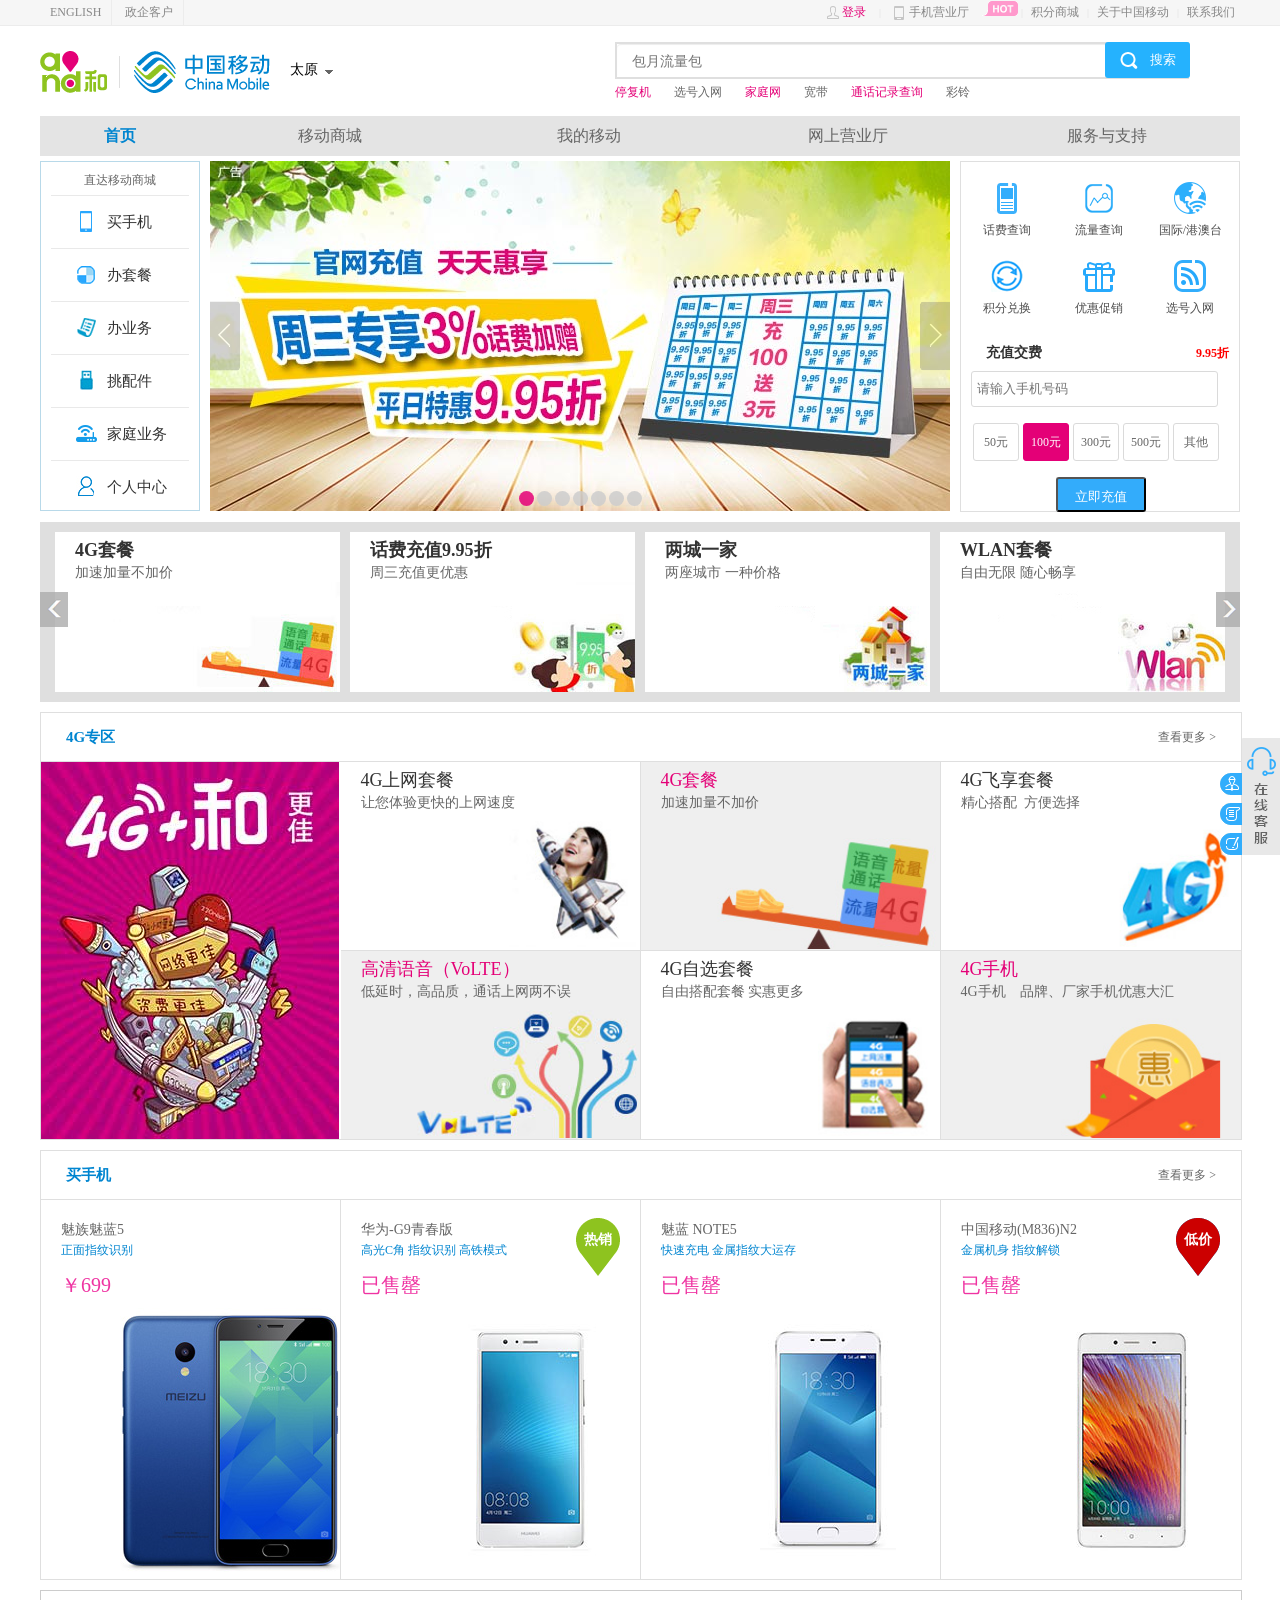
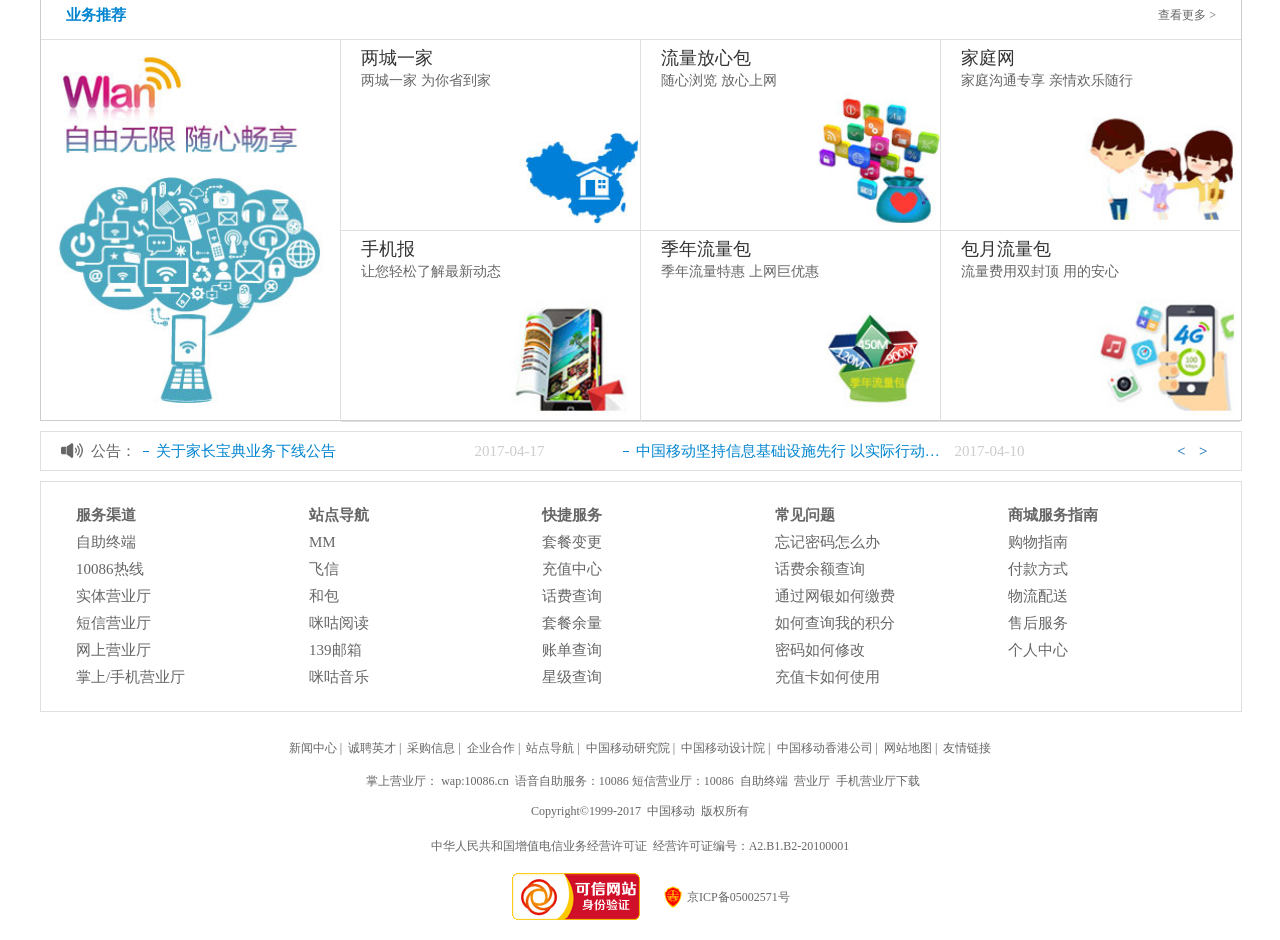
<file: html/yindong/index.html>
<!DOCTYPE html>
<html lang="en">
<head>
    <meta charset="UTF-8">
    <title>中国移动官方网站</title>
    <meta content="中国移动官方网站为您提供业务介绍，手机话费充值查询，套餐资费介绍及网上查询办理，号码购买，优惠购机，积分查询，优惠活动等网上自助服务。" name="Description">
    <link rel="stylesheet" href="css/base.css">
    <link rel="stylesheet" href="css/main.css">

</head>
<body>
<!--顶部-->
<header>
    <!--头部-->
    <section class="topbar">
        <div class="neikuan">
            <div class="topleft">
                <a href="###">ENGLISH</a>
                <a href="###">政企客户</a>
            </div>
            <div class="topright">
                <div class="dropdown">
                    <a href="###" class="t3">登录</a>
                    <div class="dropdown-menu">
                        <a href="###">登录移动商城</a>
                        <a href="###">登录网上营业厅</a>
                    </div>
                </div>
                <span>|</span>
                <div class="dropdown">
                    <a href="###" class="t1">手机营业厅</a>
                    <img src="img/new.gif" alt="">
                    <div class="dropdown-menu">
                        <img src="img/ewm.jpg" style="width: 100px; height: 100px;">
                        <p>扫一扫，随时查话费！</p>
                    </div>
                </div>
                <span>|</span>
                <a href="###">积分商城</a>
                <span>|</span>
                <a href="###">关于中国移动</a>
                <span>|</span>
                <a href="###">联系我们</a>
            </div>
        </div>
    </section>
    <!--logo及搜索-->
    <div class="neikuan clear">
        <div class="headcon clear">
            <div class="middleLeft">
                <a href="###" class="logo">
                    <img src="img/logo.png" alt="中国移动欢迎您">
                </a>
                <div class="dropdown">
                    <div class="topcity">太原</div>
                    <ul class="dropdown-menu" id="divdishi">
                        <li>
                            <span>山西</span>
                            &nbsp;&nbsp;
                            <a href="###">
                                <span>[返回全部省份]</span>
                            </a>
                        </li>
                        <li>
                            <dl>
                                <dd><a href="###">太原</a></dd>
                                <dd><a href="###">朔州</a></dd>
                                <dd><a href="###">忻州</a></dd>
                                <dd><a href="###">大同</a></dd>
                                <dd><a href="###">阳泉</a></dd>
                                <dd><a href="###">晋中</a></dd>
                                <dd><a href="###">长治</a></dd>
                                <dd><a href="###">晋城</a></dd>
                                <dd><a href="###">临汾</a></dd>
                                <dd><a href="###">吕梁</a></dd>
                                <dd><a href="###">运城</a></dd>
                            </dl>
                        </li>
                    </ul>
                    <ul class="dropdown-menu" id="DivCity">
                        <li>
                            <span>全部省份</span>
                        </li>
                        <li>
                            <dl class="clear">
                                <dt><span>A-G</span></dt>
                                <dd><a href="###">北京 ></a></dd>
                                <dd><a href="###">安徽 ></a></dd>
                                <dd><a href="###">重庆 ></a></dd>
                                <dd><a href="###">福建 ></a></dd>
                                <dd><a href="###">广东 ></a></dd>
                                <dd><a href="###">广西 ></a></dd>
                                <dd><a href="###">甘肃 ></a></dd>
                                <dd><a href="###">贵州 ></a></dd>
                            </dl></li>
                        <li>
                            <dl class="clear">
                                <dt><span>H-J</span></dt>
                                <dd><a href="###">河北 ></a></dd>
                                <dd><a href="###">河南 ></a></dd>
                                <dd><a href="###">海南 ></a></dd>
                                <dd><a href="###">湖北 ></a></dd>
                                <dd><a href="###">湖南 ></a></dd>
                                <dd><a href="###">黑龙江 ></a></dd>
                                <dd><a href="###">吉林 ></a></dd>
                                <dd><a href="###">江苏 ></a></dd>
                                <dd><a href="###">江西 ></a></dd>
                            </dl></li>
                        <li>
                            <dl class="clear">
                                <dt><span>L-S</span></dt>
                                <dd><a href="###">辽宁 ></a></dd>
                                <dd><a href="###">内蒙古 ></a></dd>
                                <dd><a href="###">宁夏 ></a></dd>
                                <dd><a href="###">青海 ></a></dd>
                                <dd><a href="###">上海 ></a></dd>
                                <dd><a href="###">四川 ></a></dd>
                                <dd><a href="###">山东 ></a></dd>
                                <dd><a href="###">山西 ></a></dd>
                            </dl></li>
                        <li>
                            <dl class="clear">
                                <dt><span>T-Z</span></dt>
                                <dd><a href="###">天津 ></a></dd>
                                <dd><a href="###">新疆 ></a></dd>
                                <dd><a href="###">西藏 ></a></dd>
                                <dd><a href="###">云南 ></a></dd>
                                <dd><a href="###">浙江 ></a></dd>
                            </dl></li>
                    </ul>
                </div>
            </div>
            <div class="searchdiv">
               <div class="searchbar">
                   <input type="text" placeholder="包月流量包" onfocus="this.placeholder=''" onblur="this.placeholder='包月流量包'" class="form-control">
               </div>
                <div class="input-group-btn">
                    <button title="搜索" class="btn">搜索</button>
                </div>
                <div class="hot">
                    <a href="###" class="rose">停复机</a>
                    <a href="###">选号入网</a>
                    <a href="###" class="rose">家庭网</a>
                    <a href="###">宽带</a>
                    <a href="###" class="rose">通话记录查询</a>
                    <a href="###">彩铃</a>
                </div>
            </div>

        </div>
        <div class="navbar clear">
            <div class="navbar-collapse">
                <ul class="navbar-nav">
                    <li class="navindex"><a href="###">首页</a></li>
                    <div class="drop">
                    <li class="dropdown">
                        <a href="###" class="dropdown-toggle">移动商城
                        <ins></ins>
                        </a>
                    </li>
                    <div class="dropdown-menu">
                        <li><a href="###">买手机</a></li>
                        <li><a href="###">办套餐</a></li>
                        <li><a href="###">办业务</a></li>
                        <li><a href="###">调配件</a></li>
                        <li><a href="###">立即充值</a></li>
                        <li><a href="###">个人中心</a></li>
                    </div>
                    </div>
                    <div class="drop">
                    <li class="dropdown">
                        <a href="###" class="dropdown-toggle">我的移动<ins></ins></a>

                    </li>
                    <div class="dropdown-menu">
                        <li><a href="###">我的账户</a></li>
                        <li><a href="###">套餐余量查询</a></li>
                        <li><a href="###">业务状态查询</a></li>
                        <li><a href="###">详单查询</a></li>
                        <li><a href="###">账单查询</a></li>
                        <li><a href="###">积分查询</a></li>
                        <li><a href="###">星级查询</a></li>
                    </div>
                    </div>
                    <div class="drop">
                    <li class="dropdown">
                        <a href="###" class="dropdown-toggle">网上营业厅<ins></ins></a>

                    </li>
                    <div class="dropdown-menu">
                        <li><a href="###">网上充值</a></li>
                        <li><a href="###">话费服务</a></li>
                        <li><a href="###">资费套餐</a></li>
                        <li><a href="###">选号入网</a></li>
                        <li><a href="###">优惠购机</a></li>
                        <li><a href="###">业务办理</a></li>
                        <li><a href="###">优惠促销</a></li>
                    </div>
                    </div>
                    <div class="drop">
                    <li class="dropdown">
                        <a href="###" class="dropdown-toggle">服务与支持<ins></ins></a>
                    </li>
                    <div class="dropdown-menu">
                        <li><a href="###">产品</a></li>
                        <li><a href="###">资费专区</a></li>
                        <li><a href="###">宽带专区</a></li>
                        <li><a href="###">国际/港澳台</a></li>
                        <li><a href="###">星级服务</a></li>
                        <li><a href="###">手机营业厅</a></li>
                        <li><a href="###">大数据应用</a></li>
                    </div>
                    </div>
                </ul>
            </div>
        </div>
    </div>
</header>
<!--主要信息-->
<div class="main neikuan">
    <section class="shopclass">
        <h1><a href="###">直达移动商城</a></h1>
        <ul>
            <li>
                <img src="img/shopclass01.gif" alt="">
                <a href="###">买手机</a>
            </li>
            <li>
                <img src="img/shopclass02.gif" alt="">
                <a href="###">办套餐</a>
            </li>
            <li>
                <img src="img/shopclass03.gif" alt="">
                <a href="###">办业务</a>
            </li>
            <li>
                <img src="img/shopclass05.gif" alt="">
                <a href="###">挑配件</a>
            </li>
            <li>
                <img src="img/kdzq2.png" alt="">
                <a href="###">家庭业务</a>
            </li>
            <li>
            <img src="img/grzx.jpg" alt="">
            <a href="###">个人中心</a>
            </li>

        </ul>
    </section>
    <div class="banner">
        <!--紧急公告区-->
       <div class="jjgg">
           <button class="jjggclose">
               <span>X</span>
           </button>
           <a href="###"></a>
       </div>
        <!--banner-->
        <div class="bs-example">
            <ol class="carousel-indicators">
                <li class="active"  title="官网充值，天天惠享"></li>
                <li title="4G流量任你选"></li>
                <li title="礼享盛惠 4G+手机节"></li>
                <li title="4G飞享套餐"></li>
                <li title="踏春正当时 新机伴你行"></li>
                <li title="充值9.95折"></li>
                <li title="缤纷四月 约惠全场"></li>
            </ol>
            <div class="carousel-inner">
                <div class="item"><a href="###"><img src="img/20170410171453800NHs.jpg" alt="" title="官网充值，天天惠享"></a></div>
                <div class="item"><a href="###"><img src="img/201703271226572524wz.jpg" alt="" title="4G流量任你选"></a></div>
                <div class="item"><a href="###"><img src="img/20170411152302938d3l.jpg" alt="" title="礼享盛惠 4G+手机节"></a></div>
                <div class="item"><a href="###"><img src="img/20170331102602646hxT.jpg" alt="" title="4G飞享套餐"></a></div>
                <div class="item"><a href="###"><img src="img/20170417175043936onK.jpg" alt="" title="踏春正当时 新机伴你行"></a></div>
                <div class="item"><a href="###"><img src="img/2017033110175240263b.jpg" alt="" title="充值9.95折"></a></div>
                <div class="item"><a href="###"><img src="img/20170414163033301k3y.jpg" alt="" title="缤纷四月 约惠全场"></a></div>
            </div>
            <a href="###" class="lbnext"></a>
            <a href="###" class="lbpre"></a>
        </div>
    </div>
    <div class="bannerBox_y">
        <div class="bannerBox_ys">
            <ul>
                <li><a href="##" class="ys1">话费查询</a></li>
                <li><a href="##" class="ys2">流量查询</a></li>
                <li><a href="##" class="ys3">国际/港澳台</a></li>
                <li><a href="##" class="ys4">积分兑换</a></li>
                <li><a href="##" class="ys5">优惠促销</a></li>
                <li><a href="##" class="ys6">选号入网</a></li>
            </ul>
        </div>
        <div class="bannerBox_yx">
            <div class="czjf">
                <a href="##">充值交费</a>
                <span>9.95折</span>
            </div>
            <div class="ins">
                <input type="text" class="sou_k2" placeholder="请输入手机号码" onfocus="this.placeholder=''" onblur="this.placeholder='请输入手机号码'">
            </div>
            <div class="select">
                <a href="##">50元</a>
                <a href="##" class="yibai">100元</a>
                <a href="##">300元</a>
                <a href="##">500元</a>
                <a href="##">其他</a>
            </div>
            <div class="czsubmit">
                <input type="button" class="ljcz" value="立即充值">
            </div>
        </div>
    </div>
</div>
<!-- banner结束 -->
<!--快捷服务区-->
<section class="youhuiarea">
    <div class="neikuan">
        <div class="yhcx">
            <div class="yhjian yhnext"></div>
            <div class="yhjian yhpre"></div>
            <div class="yhcon">
                <div class="yhgundong">
                    <div class="indexbox">
                        <a href="##" class="lianjie1">
                            <h1>4G套餐</h1>
                            <h2>加速加量不加价</h2>
                        </a>
                        <a href="##" class="lianjie2">
                            <img src="img/20170213150620088aHU.jpg" alt="" class="indeximg" title="4G套餐">
                        </a>
                    </div>
                    <div class="indexbox">
                        <a href="##" class="lianjie1">
                            <h1>话费充值9.95折</h1>
                            <h2>周三充值更优惠</h2>
                        </a>
                        <a href="##" class="lianjie2">
                            <img src="img/20170213151035410d6d.jpg" alt="" class="indeximg" title="话费充值9.95折">
                        </a>
                    </div>
                    <div class="indexbox">
                        <a href="##" class="lianjie1">
                            <h1>两城一家</h1>
                            <h2>两座城市 一种价格</h2>
                        </a>
                        <a href="##" class="lianjie2">
                            <img src="img/20170213150948408A5O.jpg" alt="" class="indeximg" title="两城一家">
                        </a>
                    </div>
                    <div class="indexbox">
                        <a href="##" class="lianjie1">
                            <h1>WLAN套餐</h1>
                            <h2>自由无限 随心畅享</h2>
                        </a>
                        <a href="##" class="lianjie2">
                            <img src="img/20170213151124565anb.jpg" alt="" class="indeximg" title="WLAN套餐">
                        </a>
                    </div>
                    <div class="indexbox">
                        <a href="##" class="lianjie1">
                            <h1>4G手机 低价购</h1>
                            <h2>合约套餐 任您挑选</h2>
                        </a>
                        <a href="##" class="lianjie2">
                            <img src="img/20160328163345169aci.jpg" alt="" class="indeximg" title="4G手机 低价购">
                        </a>
                    </div>
                    <div class="indexbox">
                        <a href="##" class="lianjie1">
                            <h1>手机营业厅</h1>
                            <h2>推荐好友每月最高可获600M流量</h2>
                        </a>
                        <a href="##" class="lianjie2">
                            <img src="img/20160229110602340fuK.jpg" alt="" class="indeximg" title="手机营业厅">
                        </a>
                    </div>
                    <div class="indexbox">
                        <a href="##" class="lianjie1">
                            <h1>宽带预约</h1>
                            <h2>足不出户办宽带</h2>
                        </a>
                        <a href="##" class="lianjie2">
                            <img src="img/20160328164006722zix.jpg" alt="" class="indeximg" title="宽带预约">
                        </a>
                    </div>
                    <div class="indexbox">
                        <a href="##" class="lianjie1">
                            <h1>流量放心包</h1>
                            <h2>免费开通 流量放心用</h2>
                        </a>
                        <a href="##" class="lianjie2">
                            <img src="img/201608241209313375Hx.jpg" alt="" class="indeximg" title="流量放心包">
                        </a>
                    </div>
                    <div class="indexbox">
                        <a href="##" class="lianjie1">
                            <h1>4G套餐</h1>
                            <h2>加速加量不加价</h2>
                        </a>
                        <a href="##" class="lianjie2">
                            <img src="img/20170213150620088aHU.jpg" alt="" class="indeximg" title="4G套餐">
                        </a>
                    </div>
                    <div class="indexbox">
                        <a href="##" class="lianjie1">
                            <h1>话费充值9.95折</h1>
                            <h2>周三充值更优惠</h2>
                        </a>
                        <a href="##" class="lianjie2">
                            <img src="img/20170213151035410d6d.jpg" alt="" class="indeximg" title="话费充值9.95折">
                        </a>
                    </div>
                    <div class="indexbox">
                        <a href="##" class="lianjie1">
                            <h1>两城一家</h1>
                            <h2>两座城市 一种价格</h2>
                        </a>
                        <a href="##" class="lianjie2">
                            <img src="img/20170213150948408A5O.jpg" alt="" class="indeximg" title="两城一家">
                        </a>
                    </div>
                    <div class="indexbox">
                        <a href="##" class="lianjie1">
                            <h1>WLAN套餐</h1>
                            <h2>自由无限 随心畅享</h2>
                        </a>
                        <a href="##" class="lianjie2">
                            <img src="img/20170213151124565anb.jpg" alt="" class="indeximg" title="WLAN套餐">
                        </a>
                    </div>
                    <div class="indexbox">
                        <a href="##" class="lianjie1">
                            <h1>4G手机 低价购</h1>
                            <h2>合约套餐 任您挑选</h2>
                        </a>
                        <a href="##" class="lianjie2">
                            <img src="img/20160328163345169aci.jpg" alt="" class="indeximg" title="4G手机 低价购">
                        </a>
                    </div>
                    <div class="indexbox">
                        <a href="##" class="lianjie1">
                            <h1>手机营业厅</h1>
                            <h2>推荐好友每月最高可获600M流量</h2>
                        </a>
                        <a href="##" class="lianjie2">
                            <img src="img/20160229110602340fuK.jpg" alt="" class="indeximg" title="手机营业厅">
                        </a>
                    </div>
                    <div class="indexbox">
                        <a href="##" class="lianjie1">
                            <h1>宽带预约</h1>
                            <h2>足不出户办宽带</h2>
                        </a>
                        <a href="##" class="lianjie2">
                            <img src="img/20160328164006722zix.jpg" alt="" class="indeximg" title="宽带预约">
                        </a>
                    </div>
                    <div class="indexbox">
                        <a href="##" class="lianjie1">
                            <h1>流量放心包</h1>
                            <h2>免费开通 流量放心用</h2>
                        </a>
                        <a href="##" class="lianjie2">
                            <img src="img/201608241209313375Hx.jpg" alt="" class="indeximg" title="流量放心包">
                        </a>
                    </div>
                </div>
            </div>
        </div>
    </div>
</section>
<!-- 4G专区开始 -->
<section class="siGarea">
    <div class="neikuan">
        <div class="siG">
            <div class="siGtop">
                <span>4G专区</span>
                <a href="##">查看更多 &gt;</a>
            </div>
            <div class="siGzuo">
                <a href="##">
                    <img src="img/20160517132707556e41.jpg" alt="" title="4G+ 和更佳">
                </a>
            </div>
            <div class="siGyou">
                <div class="siGyoubox">
                    <a href="##" class="siGtc">
                        <h1>4G上网套餐</h1>
                        <h2>让您体验更快的上网速度</h2>
                    </a>
                    <a href="##" class="siGtc2">
                        <img src="img/201508031620237462GV.jpg" alt="" title="4G上网套餐">
                    </a>
                </div>
                <div class="siGyoubox siGyoubox11">
                    <a href="##" class="siGtc">
                        <h1 class="siGtc_1">4G套餐</h1>
                        <h2>加速加量不加价</h2>
                    </a>
                    <a href="##" class="siGtc2">
                        <img src="img/201605171558380616MA.jpg" alt="" title="4G套餐">
                    </a>
                </div>
                <div class="siGyoubox siGyoubox1">
                    <a href="##" class="siGtc">
                        <h1>4G飞享套餐</h1>
                        <h2>精心搭配&nbsp; 方便选择</h2>
                    </a>
                    <a href="##" class="siGtc2">
                        <img src="img/20150803162344100wTp.jpg" alt="" title="4G飞享套餐">
                    </a>
                </div>
                <div class="siGyoubox siGyoubox11">
                    <a href="##" class="siGtc">
                        <h1 class="siGtc_1">高清语音（VoLTE）</h1>
                        <h2>低延时，高品质，通话上网两不误</h2>
                    </a>
                    <a href="##" class="siGtc2">
                        <img src="img/20160518163725923nJH.jpg" alt="" title="高清语音（VoLTE）">
                    </a>
                </div>
                <div class="siGyoubox">
                    <a href="##" class="siGtc">
                        <h1>4G自选套餐</h1>
                        <h2>自由搭配套餐 实惠更多</h2>
                    </a>
                    <a href="##" class="siGtc2">
                        <img src="img/20150803163113726kdw.jpg" alt="" title="4G自选套餐">
                    </a>
                </div>
                <div class="siGyoubox siGyoubox1 siGyoubox11">
                    <a href="##" class="siGtc">
                        <h1 class="siGtc_1">4G手机</h1>
                        <h2>4G手机　品牌、厂家手机优惠大汇</h2>
                    </a>
                    <a href="##" class="siGtc2">
                        <img src="img/20160517154449126YLK.jpg" alt="" title="4G手机">
                    </a>
                </div>
            </div>
        </div>
    </div>
</section>
<!-- 买手机开始 -->
<section class="buyphonearea">
    <div class="neikuan">
        <div class="buyphone2">
            <div class="siGtop">
                <span>买手机</span>
                <a href="##">查看更多 &gt;</a>
            </div>
            <div class="buyphoneBox">
                <div class="bpbox">
                    <a href="##">
                        <h2>魅族魅蓝5</h2>
                        <h3>正面指纹识别</h3>
                    </a>
                    <div class="jiaqian">
                        <a href="##">￥699</a>
                    </div>
                    <a href="##" class="dashouji">
                        <img src="img/20161226154735353du5.jpg" alt="" title="魅族魅蓝5">
                    </a>
                </div>
                <div class="bpbox bpbox2">
                    <div class="rexiao"><a href="">热销</a></div>
                    <a href="##">
                        <h2>华为-G9青春版</h2>
                        <h3>高光C角 指纹识别 高铁模式</h3>
                    </a>
                    <div class="jiaqian">
                        <a href="##">已售罄</a>
                    </div>
                    <a href="##" class="dashouji">
                        <img src="img/20170123104730209FwN.jpg" alt="" title="华为-G9青春版">
                    </a>
                </div>
                <div class="bpbox">
                    <a href="##">
                        <h2>魅蓝 NOTE5</h2>
                        <h3>快速充电 金属指纹大运存</h3>
                    </a>
                    <div class="jiaqian">
                        <a href="##">已售罄</a>
                    </div>
                    <a href="##" class="dashouji">
                        <img src="img/20170123110341999Tcr.jpg" alt="" title="魅蓝 NOTE5">
                    </a>
                </div>
                <div class="bpbox bpbox1 bpbox2">
                    <div class="rexiao rexiao1"><a href="">低价</a></div>
                    <a href="##">
                        <h2>中国移动(M836)N2</h2>
                        <h3>金属机身 指纹解锁</h3>
                    </a>
                    <div class="jiaqian">
                        <a href="##">已售罄</a>
                    </div>
                    <a href="##" class="dashouji">
                        <img src="img/20170123111144768fwq.jpg" alt="" title="中国移动(M836)N2">
                    </a>
                </div>
            </div>
        </div>
    </div>
</section>
<!-- 业务推荐开始 -->
<section class="ywtjarea">
    <div class="neikuan">
        <div class="yutj">
            <div class="siGtop">
                <span>业务推荐</span>
                <a href="##">查看更多 &gt;</a>
            </div>
            <div class="ywtjZuo">
                <a href="##">
                    <img src="img/20150803150330475Scu.jpg" alt="" title="业务推荐">
                </a>
            </div>
            <div class="ywtjYou">
                <div class="ywtbox">
                    <a href="##">
                        <h1>两城一家</h1>
                        <h2>两城一家 为你省到家</h2>
                    </a>
                    <a href="##" class="lcyj">
                        <img src="img/20151124143631694xp4.jpg" alt="" title="两城一家">
                    </a>
                </div>
                <div class="ywtbox">
                    <a href="##">
                        <h1>流量放心包</h1>
                        <h2>随心浏览 放心上网</h2>
                    </a>
                    <a href="##" class="lcyj">
                        <img src="img/20151124153807578Eoq.jpg" alt="" title="流量放心包">
                    </a>
                </div>
                <div class="ywtbox ywtbox1">
                    <a href="##">
                        <h1>家庭网</h1>
                        <h2>家庭沟通专享 亲情欢乐随行</h2>
                    </a>
                    <a href="#" class="lcyj">
                        <img src="img/201508031516432745a5.jpg" alt="" title="家庭网">
                    </a>
                </div>
                <div class="ywtbox">
                    <a href="##">
                        <h1>手机报</h1>
                        <h2>让您轻松了解最新动态</h2>
                    </a>
                    <a href="##" class="lcyj">
                        <img src="img/20150803152021468c1Y.jpg" alt="" title="手机报">
                    </a>
                </div>
                <div class="ywtbox">
                    <a href="##">
                        <h1>季年流量包</h1>
                        <h2>季年流量特惠 上网巨优惠</h2>
                    </a>
                    <a href="##" class="lcyj">
                        <img src="img/20150803152953864xK1.jpg" alt="" title="季年流量包">
                    </a>
                </div>
                <div class="ywtbox ywtbox1">
                    <a href="##">
                        <h1>包月流量包</h1>
                        <h2>流量费用双封顶 用的安心</h2>
                    </a>
                    <a href="##" class="lcyj">
                        <img src="img/20150803153231481OjF.jpg" alt="" title="包月流量包">
                    </a>
                </div>
            </div>
        </div>
    </div>
</section>
<!-- 公告开始 -->
<section class="gonggaoarea">
    <div class="neikuan">
        <div class="gonggao">
            <span>公告：</span>
            <ul>
                <ol>
                <li>
                    <a href="##" class="naticeA" title="关于家长宝典业务下线公告">关于家长宝典业务下线公告</a>
                    <span class="hidden-xs">2017-04-17</span>
                </li>
                <li>
                    <a href="##" class="naticeA" title="中国移动坚持信息基础设施先行 以实际行动积极参与、全力支持雄安新区规划建设">中国移动坚持信息基础设施先行 以实际行动积极参与、全力支持雄安新区规划建设</a>
                    <span class="hidden-xs">2017-04-10</span>
                </li>
                <li>
                    <a href="##" class="naticeA" title="彩铃网址变更公告">彩铃网址变更公告</a>
                    <span class="hidden-xs">2017-04-01</span>
                </li>
                <li>
                    <a href="##" class="naticeA" title="关于4月21日至22日网站系统升级公告">关于4月21日至22日网站系统升级公告</a>
                    <span class="hidden-xs">2017-04-21</span>
                </li>
                </ol>
            </ul>
            <div class="qhbtn">
                <a class="left">&lt; </a>
                <a class="right">&gt;</a>
            </div>
        </div>
    </div>
</section>
<!-- 公告结束 -->
<!-- 辅助需求导航开始 -->
<section class="helparea">
    <div class="neikuan">
        <div class="help">
            <dl>
                <dt>服务渠道</dt>
                <dd><a href="##">自助终端</a></dd>
                <dd><a href="##">10086热线</a></dd>
                <dd><a href="##">实体营业厅</a></dd>
                <dd><a href="##">短信营业厅</a></dd>
                <dd><a href="##">网上营业厅</a></dd>
                <dd><a href="##">掌上/手机营业厅</a></dd>
            </dl>
            <dl>
                <dt>站点导航</dt>
                <dd><a href="##">MM</a></dd>
                <dd><a href="##">飞信</a></dd>
                <dd><a href="##">和包</a></dd>
                <dd><a href="##">咪咕阅读</a></dd>
                <dd><a href="##">139邮箱</a></dd>
                <dd><a href="##">咪咕音乐</a></dd>
            </dl>
            <dl>
                <dt>快捷服务</dt>
                <dd><a href="##">套餐变更</a></dd>
                <dd><a href="##">充值中心</a></dd>
                <dd><a href="##">话费查询</a></dd>
                <dd><a href="##">套餐余量</a></dd>
                <dd><a href="##">账单查询</a></dd>
                <dd><a href="##">星级查询</a></dd>
            </dl>
            <dl>
                <dt>常见问题</dt>
                <dd><a href="##">忘记密码怎么办</a></dd>
                <dd><a href="##">话费余额查询</a></dd>
                <dd><a href="##">通过网银如何缴费</a></dd>
                <dd><a href="##">如何查询我的积分</a></dd>
                <dd><a href="##">密码如何修改</a></dd>
                <dd><a href="##">充值卡如何使用</a></dd>
            </dl>
            <dl>
                <dt>商城服务指南</dt>
                <dd><a href="##">购物指南</a></dd>
                <dd><a href="##">付款方式</a></dd>
                <dd><a href="##">物流配送</a></dd>
                <dd><a href="##">售后服务</a></dd>
                <dd><a href="##">个人中心</a></dd>
            </dl>
        </div>
    </div>
</section>
<!-- 辅助需求导航结束 -->
<!-- 底部开始 -->
<footer>
    <div class="neikuan">
        <div class="footcon">
            <div class="footcon1">
                <a href="##">新闻中心</a><span>&nbsp;|&nbsp;</span>
                <a href="##">诚聘英才</a><span>&nbsp;|&nbsp;</span>
                <a href="##">采购信息</a><span>&nbsp;|&nbsp;</span>
                <a href="##">企业合作</a><span>&nbsp;|&nbsp;</span>
                <a href="##">站点导航</a><span>&nbsp;|&nbsp;</span>
                <a href="##">中国移动研究院</a><span>&nbsp;|&nbsp;</span>
                <a href="##">中国移动设计院</a><span>&nbsp;|&nbsp;</span>
                <a href="##">中国移动香港公司</a><span>&nbsp;|&nbsp;</span>
                <a href="##">网站地图</a><span>&nbsp;|&nbsp;</span>
                <a href="##">友情链接</a>
            </div>
            <div class="footcon1">
                <span>&nbsp;</span>
                <span>掌上营业厅：</span>
                <a href="##">wap:10086.cn</a>
                <span>&nbsp;语音自助服务：10086  短信营业厅：10086&nbsp;</span>
                <a href="##">自助终端</a><span>&nbsp;</span>
                <a href="##">营业厅</a><span>&nbsp;</span>
                <a href="##">手机营业厅下载</a>
            </div>
            <div class="xuke">Copyright©1999-2017&nbsp;&nbsp;中国移动&nbsp;&nbsp;版权所有</div>
            <div class="xuke1">中华人民共和国增值电信业务经营许可证&nbsp;&nbsp;经营许可证编号：A2.B1.B2-20100001</div>
            <div class="xuke1 xuke2">
                <a href="##"><img src="img/knetSealLogo.png" alt=""></a>
                <div class="gov">
                    <a href="##">京ICP备05002571号</a>
                </div>
            </div>
        </div>
    </div>
</footer>
<!-- 底部结束 -->
<!--在线客服浮层开始-->
<div class="rfu">
    <img src="img/kf.gif" alt="" class="kf">
    <div class="zxzx">
        <a href="##"><img src="img/zxzx.gif" alt="" class="rfudong"></a>
    </div>
    <div class="cjwt">
        <a href="##"><img src="img/cjwt.gif" alt="" class="rfudong"></a>
    </div>
    <div class="tsjy">
        <a href="##"><img src="img/tsjy.gif" alt="" class="rfudong"></a>
    </div>
</div>
<!--在线客服浮层结束-->































<script type="text/javascript" src="js/function.js"></script>
<script type="text/javascript" src="js/animate.js"></script>
<script type="text/javascript" src="js/hongkuai.js"></script>
<script type="text/javascript" src="js/main.js"></script>
</body>
</html>
</file>
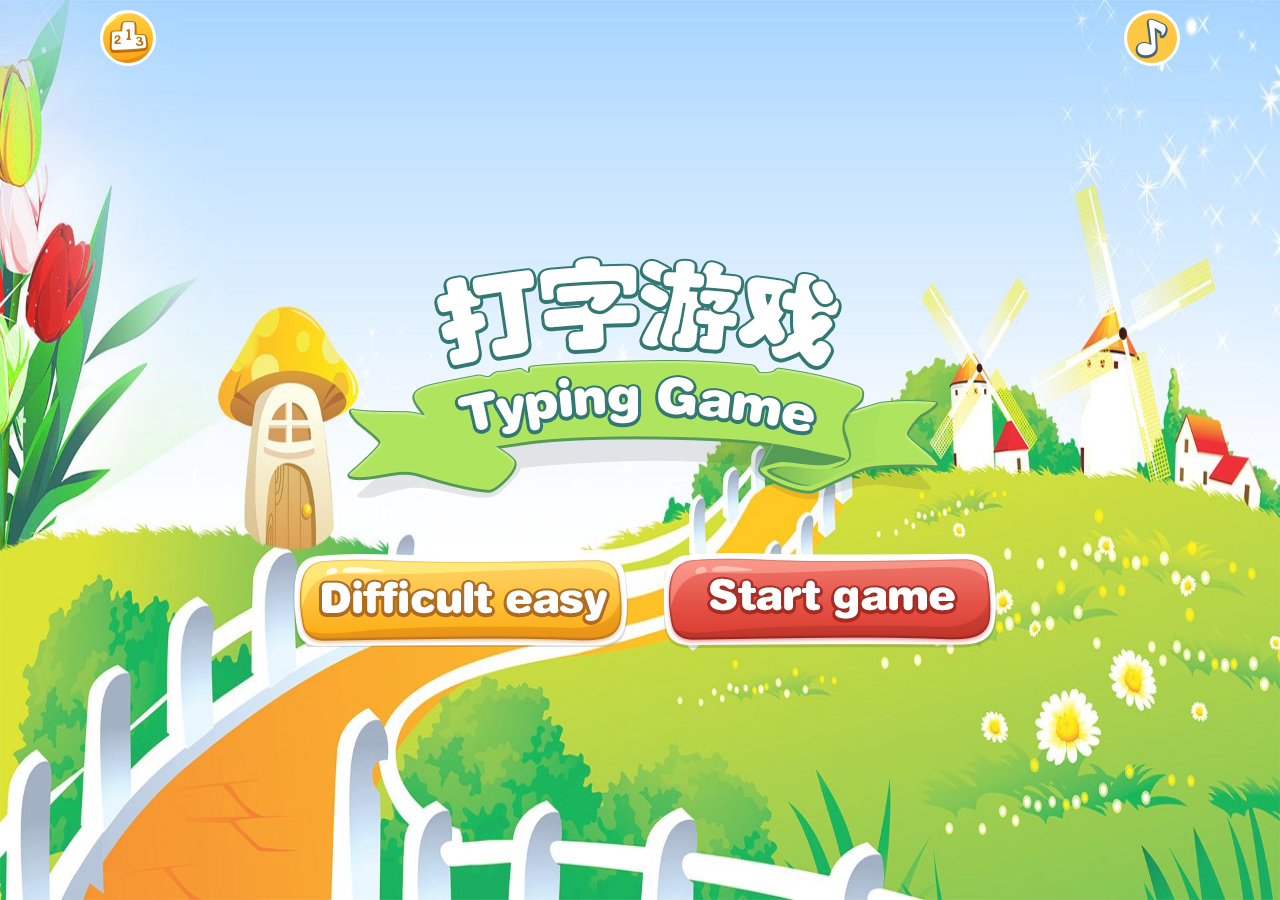
<file: html/youxi-dazi/index.html>
<!DOCTYPE html>
<html lang="en">
<head>
    <meta charset="UTF-8">
    <title>Title</title>
    <style>
        @keyframes move{
            0%{
                transform:translateX(0);
            }
            25%{
                transform:translateX(-30px);
            }
            50%{
                transform:translateX(0px);
            }
            75%{
                transform:translateX(30px);
            }
            100%{
                transform:translateX(0);
            }
        }
        @keyframes rotate{
            0%{
                transform:rotate(0deg);
            }
            100%{
                transform:rotate(360deg);
            }
        }
        html,body{
            height: 100%;
            margin: 0;
            overflow: hidden;
            text-align: center;
            line-height: 30px;
            color: #fff;
            font-size: 24px;
            font-family: "微软雅黑";
            font-weight: bold;
            text-shadow: 0px 0px 5px #000;
        }
        *{
            user-select: none;
        }
        .scene{
            width: 100%;
            height: 100%;
            background-image: url(2.jpg);
            opacity: 0.9;
            position: relative;
            background-size: 100% 100%;
            overflow: hidden;
        }
        .main{
            width: 100%;
            height: 100%;
            position: relative;
        }
        .control{
            width: 1060px;
            height:100px;
            position: absolute;
            top:0;
            right:0;
            left:0;
            margin: auto;
            z-index:1;
            display: none;
        }
        .box{
            width: 200px;
            height: 65px;
            background-image: url(img/scor.png);
            background-repeat: no-repeat;
            border-radius: 10px;
            float: left;
            position: relative;
        }
        .box1{
            width: 239px;
            height: 65px;
            background: url(img/life.png) no-repeat center;
            float: left;
            margin-left: 30px;
            position: relative;
        }
        .name{
            float: left;
            margin-top: 19px;
             margin-left: 7px;
        }

        .scor,.state{
            float: left;
            width: 80%;
            height: 35px;
            margin-left:49px;
            margin-top:-25px;
            color: #fff;
            border-radius: 5px;
            font-size: 30px;
            font-weight: bold;
        }

        .life{
            width:165px;height:40px;
            background:#a8753f;
            position:absolute;
            right:10px;top:16px;
            z-index:-1;
            border-radius:5px;
            box-shadow:0 0 10px #000 inset;
            background-image:url(img/progress.png);
            background-repeat:no-repeat;
            background-size:100% 100%;
            transition:all 1s;
        }
        .letter{
            width: 80px;
            height: 80px;
            position: absolute;
            background-size: 100% 100%;
            margin-left: 50px;

        }

        .pause {
            width: 65px;
            height: 65px;
            background: url(img/stop.png) no-repeat center;
            background-size: 100%;
            float: right;
            margin-top: 10px;
            cursor: pointer;
        }
        .music {
            width: 50px;
            height: 50px;
            border-radius: 50%;
            background: url(img/music.png) no-repeat center;
            position: absolute;
            right: 100px;
            top: 10px;
            z-index: 9999;
            background-color: #FEC743;
            border: 3px solid #fff;
            animation: rotate 3s linear infinite;
            cursor: pointer;
        }
        .paihang{
           width: 50px;
            height: 50px;
            border-radius: 50%;
            background: url(img/aref.png) no-repeat center;
            position: absolute;
            left: 100px;
            top: 10px;
            z-index: 9999;
            background-color: #FEC743;
            border: 3px solid #fff;
            /*animation: rotate 3s linear infinite;*/
            cursor: pointer; 
        }
        table{
            position: absolute;
            left: 90px;
            top: 70px;
            background-color: #fff;
            border-radius: 25px;
            width: 500px;
            height: 350px;
            display: none;
             position: fixed;
        }
        tbody{
            position: absolute;
            top:140px;
        }
        th, td {
            width: 160px;
            height: 50px;
            color: #433;
            font-size: 20px;
            text-align: center;
            box-sizing: border-box;
        }
        .startbox {
            width: 710px;
            height: 400px;
            position: absolute;
            left:50%;
            top: 0;
            bottom: 0;
            margin: auto;
            margin-left: -350px;
            animation: move 3s linear infinite;
            transition: all 1s;
        }
        .top {
            width: 710px;
            height: 250px;
            background: url(img/logo.png) no-repeat center;
        }
        .bottom {
            width: 710px;
            height: 150px;
        }
        .choose {
            width: 340px;
            height: 100px;
            float: left;
            margin-top: 50px;
            margin-right: 30px;
            cursor: pointer;
            background: url(img/choose.png) no-repeat center;
            transition: all 1s;
        }
        .start {
            width: 340px;
            height: 100px;
            float: left;
            margin-top: 50px;
            cursor: pointer;
            background: url(img/start.png) no-repeat center;
            transition: all 1s;
        }
        .start:hover {
            transform: scale(1.1);
        }
        .choose:hover {
            transform: scale(1.1);
        }
        .difficult {
            width: 839px;
            height: 402px;
            background: url(img/difficult.png) no-repeat;
            position: absolute;
            left:50%;
            top: 0;
            bottom: 0;
            margin: auto;
            margin-left: -10500px;
            transition: all 1s;
        }
        .choosebox {
            width: 100%;
            height: 93px;
            margin-top: 200px;
            display: flex;
            justify-content: space-around;
        }
        .choosebox div {
            width: 214px;
            height: 93px;
            cursor: pointer;
            transition: all .5s;
            border-radius: 45px;
        }
        .easy {
            background: url(img/easy.png) no-repeat center;
        }
        .medium {
            background: url(img/medium.png) no-repeat center;
            box-shadow: 0 0 5px red;
        }
        .hard {
            background: url(img/hard.png) no-repeat center;
        }
        .back {
            width: 110px;
            height: 110px;
            background: url(img/quit.png);
            margin: 15px auto;
            cursor: pointer;
            transition: all 1s;
        }
        .back:hover {
            transform: rotate(180deg);     
        }
        .choosebox div:hover {
            transform: scale(1.1);
        }
        .mask,.mask2{
            width:100%;height:100%;
            background:rgba(0,0,0,0.5);
            position: absolute;
            left:0;top:0;
            display:none;
            z-index:99;
        }
        .overbox{
            width:484px;height:419px;
            background:url(img/over.png) no-repeat center;
            position: absolute;
            left:0;right:0;top:0;bottom:0;
            margin:auto;
        }
        .score{
            width:100px;height:40px;
            margin-left:250px;
            margin-top:150px;
            line-height:40px;
        }
        .maxscore{
            width:100px;height:40px;
            margin-left:250px;
            margin-top:5px;
            line-height:40px;
        }
        .btns{
            width:250px;height:93px;
            margin:0 auto;
            margin-top:30px;
        }
        .restart{
            width:93px;height:93px;
            background:url(img/restart.png);
            float:left;
            cursor:pointer;
            transition:all 1s;
        }
        .restart:hover{
            transform:rotate(360deg);
        }
        .quit{
            width:93px;height:93px;
            background:url(img/quit.png);
            float:right;
            cursor:pointer;
            background-size:100% 100%;
            transition:all 1s;
        }
        .quit:hover{
            transform:translateX(-30px);
        }
        .stopbox{
            width:470px;height:220px;
            background:url(img/stopbox.png);
            position:absolute;
            left:0;right:0;top:0;bottom:0;
            margin:auto;
            display:flex;
            align-items:flex-end;
            justify-content:space-around;
        }
        .continue{
            width:93px;height:93px;
            background:url(img/continue.png);
            margin-bottom:30px;
            cursor:pointer;
            transition:all 1s;
        }
        .continue:hover{
            transform:scale(1.1);
        }
        .stop-restart{
            width:93px;height:93px;
            background:url(img/restart.png);
            margin-bottom:30px;
            cursor:pointer;
            transition:all 1s;
        }
        .stop-restart:hover{
            transform:rotate(360deg);
        }
        .stop-quit{
            width:93px;height:93px;
            background:url(img/quit.png);
            background-size:100% 100%;
            margin-bottom:30px;
            cursor:pointer;
            transition:all 1s;
        }
        .stop-quit:hover{
            transform:translateX(-30px);
        }
    </style>
</head>
<body>
    <div class="music"></div>
    <div class="scene">
        <div class="main"></div>
        <div class="control">
            <div class="box">
                <div class="name">分数</div>
                <div class="scor">0</div>
            </div>
            <div class="box">
                <div class="name">关卡</div>
                <div class="state">1</div>
            </div>
            <div class="box box1">
                <div class="life"></div>
            </div>
            <div class="btn pause"></div>
        </div>
        <div class="startbox">
            <div class="top"></div>
            <div class="bottom">
                <div class="choose"></div>
                <div class="start"></div>
            </div>
        </div>
    </div>
    <div class="difficult">
        <div class="choosebox">
            <div class="easy"></div>
            <div class="medium"></div>
            <div class="hard"></div>
        </div>
        <div class="back"></div>
    </div>
    <div class="mask">
        <div class="overbox">
            <div class="score">0</div>
            <div class="maxscore">0</div>
            <div class="btns">
                <div class="restart"></div>
                <div class="quit"></div>
            </div>
        </div>
    </div>
    <div class="mask2">
        <div class="stopbox">
            <div class="continue"></div>
            <div class="stop-restart"></div>
            <div class="stop-quit"></div>
        </div>
    </div>
    <div class="paihang"></div>
    <table>
        <thead>
        <tr>
            <th>名次</th>
            <th>昵称</th>
            <th>成绩</th>
        </tr>
        </thead>
        <tbody>
        </tbody>
    </table>
    <audio src="Gavin DeGraw - Fire .mp3" autoplay=""></audio>

    <script>



        // 面向对象
        var main=document.querySelector(".main");
        class Game {
            constructor(main,scor,state,life,control,mask,score,maxscore,paihangb,tbody) {
                this.main = main;
                this.paihangb=paihangb;
                this.num = 3;
                this.tbody = tbody;
                this.obj = {};
                this.score=score;
                this.maxscore=maxscore;
                this.control=control;
                this.scorele=scor;
                this.scor=0;
                this.mask=mask;
                this.stateele=state;
                this.state=1;
                this.speed=5;
                this.life=5;
                this.phb_flag = true;
                this.lifeele=life;
                this.height=window.innerHeight;
                this.player;
            }
             // 开始游戏的接口
            start(){
                for(let i=0;i<this.num;i++){
                    this._createLetter();
                }
                this._move();
                this._keydown();
                this.bestscore=localStorage.score?localStorage.score:0;
                this.bestscor=localStorage.bestscor?JSON.parse(localStorage.bestscor):[];
                this.phb_flag = true;
                this.phb();
            }

            // 创建字母
            _createLetter() {
                this.control.style.display="block"
                var div = document.createElement("div");
                div.className = "letter";
                do {
                    var rn = Math.floor(Math.random() * 26 + 65);
                    var le = String.fromCharCode(rn);
                } while (this.obj[le])
                div.style.backgroundImage=`url(imgs/${le}.png)`;
                do {
                    var rl = Math.random() * window.innerWidth-80;
                } while (this._check(rl)) //重复时(真)继续循环，不重复时(假)停止循环
                var rt = -Math.random() * 100;

                div.style.left = rl + "px";
                div.style.top = rt + "px";
                this.obj[le] = {left: rl, top: rt, el: div};
                this.main.appendChild(div);
            }

            // 字母不会重复
            _check(left) {//left为新产生的
                for (let i in this.obj) {//判断重复时返回真
                    if (this.obj[i].left - 80 < left && left < this.obj[i].left + 80) {
                        return true;
                    }
                }
            }

            // 字母的移动
            _move(){
                this.st=setInterval(function(){
                    for (let i in this.obj) {
                        var t = this.obj[i].top;
                        t += this.speed;
                        this.obj[i].top = t;
                        this.obj[i].el.style.top = t + "px";
                        if(t>this.height){
                            this.life--;
                            var zhi=this.life*20+"%";
                            this.lifeele.style.backgroundSize=zhi+" 100%";
//                            this.lifeele.innerHTML=this.life;
                            this.main.removeChild(this.obj[i].el);
                            delete  this.obj[i];
                            this._createLetter();
                            if(this.life==-1){
                                this.player=prompt("请输入姓名");
                                this._gameover();
                                return;
                            }
                        }
                    }
                }.bind(this),50);
            }

            // 最高分排行榜
           phb(){
            var bestscor=localStorage.bestscor?JSON.parse(localStorage.bestscor):[];
            bestscor.forEach(function (v,i) {
                var tr=document.createElement("tr");
                tr.innerHTML=`<td>${i+1}</td><td>${bestscor[i].player}</td><td>${bestscor[i].scor}</td>`;
                tbody.appendChild(tr);
            })
        }

            // 键盘按下字母会消失
            _keydown(){
                document.onkeydown = function (e) {
                    var keycode = e.keyCode;
                    var l = String.fromCharCode(keycode);
                    if (this.obj[l]) {
                        this.main.removeChild(this.obj[l].el);
                        delete this.obj[l];
                        this.scor++;
                        this.scorele.innerHTML=this.scor;
                        if(this.scor%10==0){
                            this._upstate();
                        }
                        this._createLetter();
                    }
                }.bind(this)
            }

            //关卡设置
            _upstate(){   
                this.state++;
                this.stateele.innerHTML=this.state;
                if(this.state<=4){
                    this.num++;
                    this._createLetter();
                }else{
                    this.speed++;
                }
            }

            //游戏结束 
            _gameover(){
                var player;
                mask.style.display="block";
                    this.score.innerHTML=this.scor;
                    if(this.scor<=this.bestscore){
                        this.maxscore.innerHTML=this.bestscore;
                    }else{
                        this.maxscore.innerHTML=this.scor;
                        localStorage.score=this.scor;
                        this.bestscore=this.scor;
                    }
                    
       if(this.bestscor.length<3||(this.bestscor.length>=3&&this.scor>this.bestscor[2].scor)){
               var player;
                this.bestscor.push({player:this.player,scor:this.scor});
                this.bestscor.sort(function (a,b) {//排序
                    if(a.scor>b.scor){
                        return -1;
                    }else{
                        return 1;
                    }
                });
                if(this.bestscor.length>3){
                    this.bestscor.pop();
                }
                localStorage.bestscor=JSON.stringify(this.bestscor);
            }
                this.obj={};
                this.speed=5;
                this.scor=0;
                this.num = 3;
                this.scorele.innerHTML=0;
                this.stateele.innerHTML=1;
                this.bestscore=0;
                this.life=5;
                this.lifeele.style.backgroundSize=this.life*20+"%"+" 100%";
                this.main.innerHTML=null;
                clearInterval(this.st);

            }

            // 游戏的暂停
            pause(){
                clearInterval(this.st);
                document.onkeydown=null;
            }

             // 游戏的继续
            play(){
                this._move();
                this._keydown();
            }
        }


        var start=document.querySelector(".start");
        var scor=document.querySelector(".scor");
        var state=document.querySelector(".state");
        var pause=document.querySelector(".pause");
        var life=document.querySelector(".life");
        var startbox=document.querySelector(".startbox");
        var control=document.querySelector(".control");
        var music=document.querySelector(".music");
        var audio=document.querySelector("audio");
        var choose=document.querySelector(".choose");
        var difficult=document.querySelector(".difficult");
        var back=document.querySelector(".back");
        var control=document.querySelector(".control");
        var choosebtn=document.querySelectorAll(".choosebox div");
        var mask=document.querySelector(".mask");
        var mask2=document.querySelector(".mask2");
        var score=document.querySelector(".score");
        var maxscore=document.querySelector(".maxscore");
        var restart=document.querySelector(".restart");
        var quit=document.querySelector(".quit");
        var stop=document.querySelector(".stop");
        var continuebtn=document.querySelector(".continue");
        var stoprestart=document.querySelector(".stop-restart");
        var stopquit=document.querySelector(".stop-quit");
        var paihang=document.querySelector(".paihang");
        var paihangb=document.querySelector("table");
        var game=new Game(main,scor,state,life,control,mask,score,maxscore,paihangb,tbody);
        var tbody = document.querySelector("tbody");
        var startControl=true;

        // 点击开始游戏
        start.onclick=function () {
            if(startControl){
//                startControl=false;
                game.start();
            }
            startbox.style.display="none";
        };
        paihang.onclick=function(e){
            if (phb_flag) {
            phb_flag = false;
            e.stopPropagation();
            paihangb.style.display = "block";
            game.phb();
        }
        }
        window.onclick=function(){
           
            tbody.innerHTML = "";
            paihangb.style.display="none";
            phb_flag = true;
        }
        //点击开始难度的选择 
        choose.onclick=function () {
            difficult.style.marginLeft=-419+"px";
            startbox.style.marginLeft=-10000+"px";
        }
        //退出难度的选择返回开始界面 
        back.onclick=function () {
            startbox.style.marginLeft=-350+"px";
            difficult.style.marginLeft=-10000+"px";
        }

        //选择关卡
        for (var i = 0; i < choosebtn.length; i++) {
            choosebtn[i].onclick=function () {
                for (var j = 0; j < choosebtn.length; j++) {

                    choosebtn[j].style.boxShadow="none";
                };
                this.style.boxShadow="0 0 5px red";
                if(this.className=="easy"){
                    game.num=3;
                }else if(this.className=="medium"){
                    game.num=4;
                }else{
                    game.num=5;
                }
            };
        }

        // 游戏结束后重新再来
        restart.onclick=function(){
            if(flag){
            // game._gameover();
            mask.style.display="none";
            game.start();
            }else{
                game.play();
            }
        };

        // 游戏结束后退出返回开始界面
        quit.onclick=function(){
            if(flag){
            game._gameover();
            mask.style.display="none";
            control.style.display="none"
            startbox.style.display="block";
        }else{
                game.play();
            }
        }

        // 游戏中点击暂停的3个事件
        var flag=true;
        pause.onclick=function () {
            if(flag){
//                flag=false;
                game.pause();
                mask2.style.display="block";

                // 游戏中点击暂停的继续事件
                continuebtn.onclick=function () {

                    mask2.style.display="none";
                    game.play();
                };

                // 游戏中点击暂停的重新再来
                stoprestart.onclick=function(){

                    mask2.style.display="none";
                    // game._gameover();
                    mask.style.display="none"
                    game.start();
                }

                // 游戏中点击暂停的退出返回开始界面
                stopquit.onclick=function(){
                    game._gameover();
                    mask.style.display="none";
                    mask2.style.display="none";
                    control.style.display="none";
                    startbox.style.display="block";
                }
            }else{
//                flag=true;
                game.play();
            }
        };
       
        //音乐播放控制
        var a=1;
         music.onclick= function(){
            if(a){
                music.style.animationPlayState="paused";
                audio.pause()
            }else{
                music.style.animationPlayState="running";
                audio.play()
            }
            a=!a;
        }
        var phb_flag = true;

    </script>
</body>
</html>
</file>
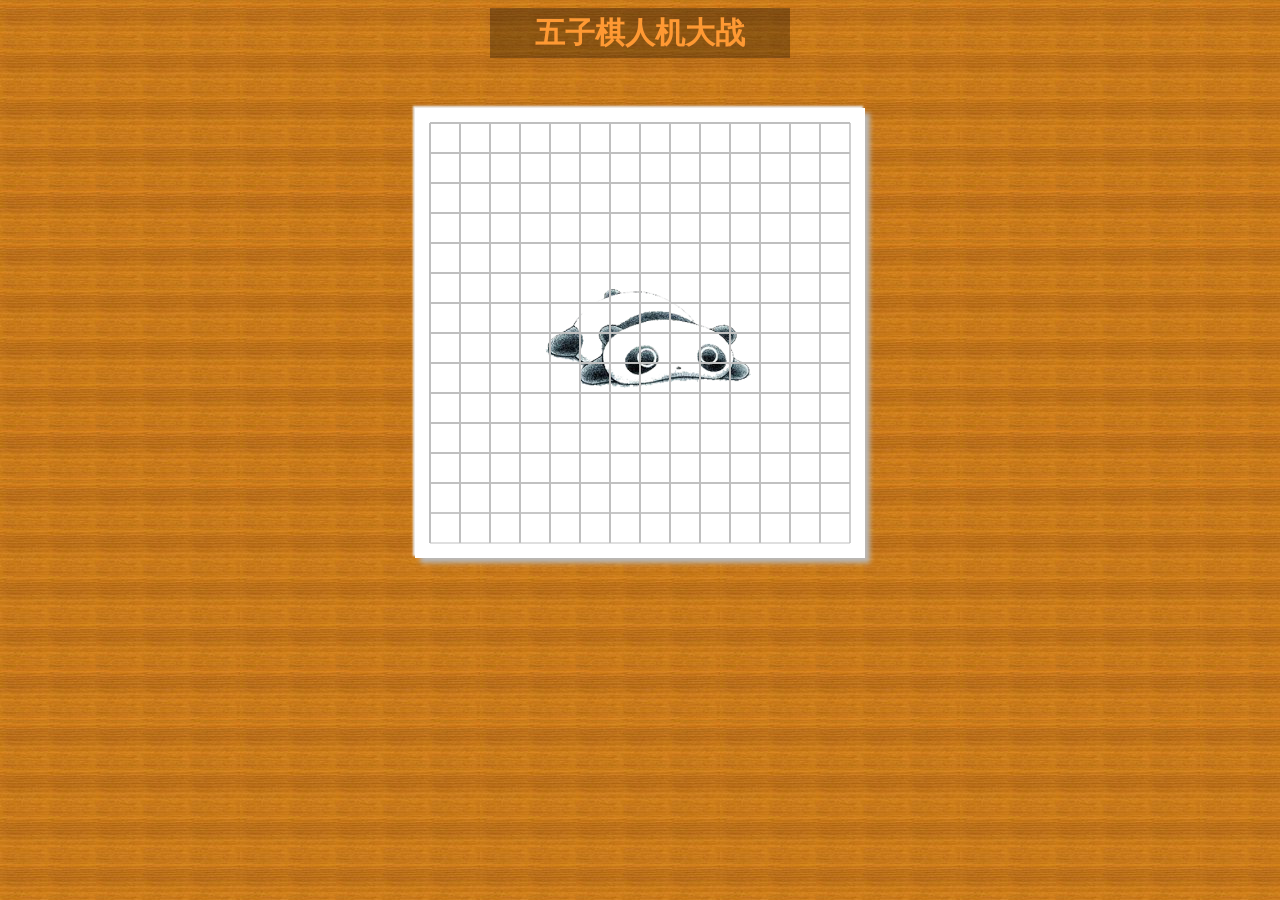
<file: html/youxi-wzq/index.html>
<!doctype html>
<html lang="en">
<head>
	<meta charset="UTF-8">
	<title>五子棋</title>
	<link rel="stylesheet" type="text/css" href="css/index.css">
</head>
<body>
	<h1>五子棋人机大战</h1>
	<canvas id="chess" width="450px" height="450px"></canvas>
	<script type="text/javascript" src="js/index.js"></script>
</body>
</html>
</file>
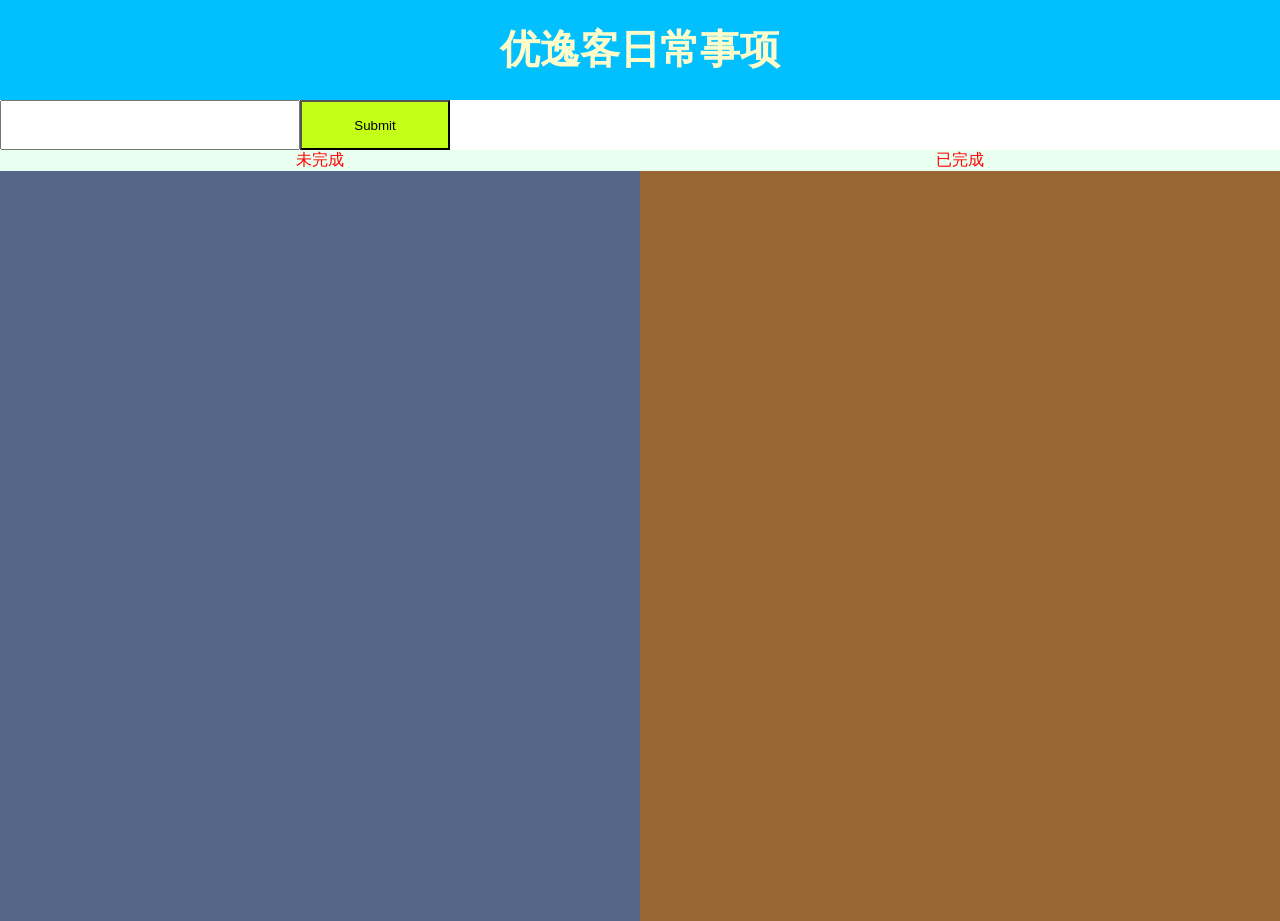
<file: html/dbsx.html>
<!doctype html>
<html lang="en">
<head>
	<meta charset="UTF-8">
	<title>Document</title>
    <style>
        *{
            box-sizing: border-box;
         }
        html,body{
            padding: 0;
            height: 100%;
            margin: 0 auto;
            font-family: 微软雅黑;
        }
        body{
            display: flex;
            flex-direction:column;
        }
        .title{
            width: 100%;
            height:100px;
            background: #02bfff;
            line-height: 100px;
            font-size: 40px ;
            padding: 0 15px;
            color: #fffccc;
            font-weight: 700;
            text-align: center;
            font-family: 华文彩云;
        }
        .inputtarea{
            width: 100%;
            height:50px;
        }
        #text{
            width: 300px;
            height: 50px;
            float: left;
        }
        #submit{
            width: 150px;
            height:50px;
            float: left;
            background: #c4ff1a;
        }
        .show{
            width:100%;
            background: #e9ffef;
            flex-grow:1;
        }
        .plan{
            width:50%;
            height: 100%;
            overflow: hidden;
            background: #568;
            float: left;
        }
        ul{
            list-style: none;
            padding: 0;
            margin: 0;
        }
        .done{
            width:50%;
            height: 100%;
            overflow: hidden;
            background: #963;
            float: right;
        }
        ul li input{
            margin: 0;
            padding: 0;
            float: left;
            width:30px;
            height:30px;
        }
        ul li span{
            float: left;
            width:280px;
            height:30px;
            color: #fff;
            line-height: 30px;
            padding-left: 30px;
            border: 1px dashed #636330;

        }
        ul li time{
            width:180px;
            height: 30px;
            float:right;
            background: #f93;
            text-align: center;
            line-height:30px;
            color: #fff;
        }
        .contenttitle{
            width: 50%;
            float: left;
            color: red;
            text-align: center;
        }
    </style>
</head>
<body>
<div class="title">优逸客日常事项</div>
<div class="inputtarea">
    <input type="text" id="text">
    <input type="submit" id="submit">

</div>
<div class="show">
    <div class="contenttitle">未完成</div>
    <div class="contenttitle">已完成</div>
    <ul class="plan">
        <!--<li><input type="checkbox"><span>16546854989684</span><time>2017/5/3 15:24</time></li>-->
    </ul>
    <ul class="done">
        <!--<li><input type="checkbox"><span>16546854989684</span><time>2017/5/3 15:24</time></li>-->
    </ul>
</div>

</body>
<script>
    var text=document.querySelector("#text");
    var sumbit=document.querySelector("#sumbit");
    var plan=document.querySelector(".plan");
    var done=document.querySelector(".done");
    function getData(){//获取数据
        return localStorage.todo?JSON.parse(localStorage.todo):[];
    }
    function saveData(data) {//保存数据
        localStorage.todo=JSON.stringify(data);
    }
    function reWrite() {//在页面显示数据
        var data=getData();
        var str1="",str2="";
        data.forEach(function (v,i) {
            if(!v.done){//判断done的真假来确定内容的位置
                str1+=`<li id=${i}><input type="checkbox" onfocus="changestate(this)"><span onblur="changecontent(this)" contenteditable="true">${v.content}</span><time>${time(v.time)}</time></li>`
            }else{
                str2+=`<li id=${i}><input type="submit" onfocus="del(this)" value="删除"><span>${v.content}</span><time>${time(v.time)}</time></li>`
            }
        })
        plan.innerHTML=str1;
        done.innerHTML=str2;
    }
    reWrite()
    submit.onclick=function () {
        if(text.value==""){
            return;
        }
        var val=text.value;
        text.value="";
        var data=getData();
        var date=new Date();
        var time=date.getTime();
        data.push({content:val,time,done:false});
        saveData(data);
        reWrite();
    }
    function time(t) {
        var date=new Date();
        date.setTime(t);
        var year=date.getFullYear();
        var month=setZrero(date.getMonth()+1);
        var day=setZrero(date.getDay());
        var hours=setZrero(date.getHours());
        var minutes=setZrero(date.getMinutes());
        var seconds=setZrero(date.getSeconds());
        return year+"/"+month+"/"+day+" "+hours+":"+minutes+":"+seconds
    }
    function setZrero(num) {
        if(num<10){
            return "0"+num;
        }else{
            return num;
        }
    }
    function changestate(ele) {
        var id=ele.parentNode.id;
        var data=getData();
        data[id].done=true;
        saveData(data);
        reWrite();
    }
    function del(ele) {
        var id=ele.parentNode.id;
        var data=getData();
        data.splice(id,1);
        saveData(data);
        reWrite();
    }
    function changecontent(ele) {
        var id=ele.parentNode.id;
        var val=ele.innerHTML;
        var data=getData();
        data[id].content=val;
        saveData(data);
        reWrite();
    }
</script>
</html>
</file>
<file: html/fanke/css/base.css>
*{
	margin: 0;
	padding: 0;

}
a{
	text-decoration:none;
	color: none;
}
 li {list-style-type:none;}
</file>
<file: html/fanke/css/main.css>
.header{
	width: 100%;
	height: 32px;
	border-bottom: 1px solid:#ccc;
	background: #f7f7f7;
	margin-bottom: 25px;
}
.main{
	width: 1200px;
	margin: 0 auto;
}
.loginBox{
	height: 32px;
	float: right;
}
.welcome{
	float: left;
	height: 32px;
	font-size: 12px;
	line-height: 32px; 
	color: #808080;
}

.dlzc{
	height: 32px;
	float: left;
	margin-left: 15px;
}
.login{
	font-size: 12px;
	line-height: 32px;
	color: #808080;
	float: left;
}
.fgx{
	width: 1px;
	height: 12px;
	background: #a0a0a0;
	float: left;
	margin-left: 15px;
	margin-top: 10px;

}
.zhuce{
	font-size: 12px;
	line-height: 32px;
	color: #808080;
	float: left;
	margin-left: 15px;
}
.wddd{
	height: 32px;
	font-size: 12px;
	line-height: 32px;
	color: #808080;
	float: left;
	margin-left: 8px;
}
.gonggao{
	height: 32px;
	float: left;
	
}
.wzgg{
	float: left;
	font-size: 12px;
	line-height: 32px;
	color: #808080;	
}
.tu{
	width: 14px;
	height: 14px;
	margin-top: 7px;
	float: left;
	margin-right: 6px;
	margin-left: 8px;
}
.fenxiang{
	width: 50px;
	height: 32px;
	float: left;
	
}
.weix{
	position: relative;
	float: left;
	margin-top: 5px;
	margin-left: 5px;
	margin-right: 5px;
}
.weix:hover .fenxiangimg{
	display: block;
}
.fenxiangimg{
	position: absolute;
	top:27px;
	right: 0;
	display: none;
	z-index: 5;
}
.weixin{
	width: 100%;
	height: 100%;
}
.weibo{
	margin-top: 5px;
}
.zhuti1{
	width: 1200px;
	height: 1299.6px;
	margin:0 auto;
}
.zhuti1_biaoti1{
	width: 100%;
	height: 49.6px;
	font-size: 18px;
	line-height: 50px;
	color: #9a9a9a;
	text-align:center;
	margin-bottom: 20px;
}
.zhuti1_neirong{
	width: 100%;
	height: 1200px;
}
.zhuti1_neirong_tu{
	width: 390px;
	height: 600px;
	float: left;
	margin-right: 15px;
	overflow:hidden;
	display: block;
}
.zhuti1_neirong_tu_1{
	width: 390px;
	height: 600px;
	float: left;
	overflow:hidden;
	display: block;
}
.tu1 a{
	widows: 390px;
	height: 600px;
	display:block;
}
.hanguo{
	width: 1200px;
	height: 634.2px;
	margin: 0 auto;
	margin-top: 30px;
}
.hanguo_biaoti{
	width: 100%;
	height: 49.6px;
	font-size: 18px;
	line-height: 50px;
	color: #9a9a9a;
	text-align:center;
	margin-bottom: 50px;
}
.hanguo_zhuti{
	width: 1200px;
	height:548.8px; 
}
.hanguo_zhuti_1{
	width: 590px;
	height: 548.2px;
	float: left;

}
.hanguo_zhuti_2{
	width: 290px;
	height: 548.8px;
	margin-left: 17px;
	margin-right: 17px;
	float: left;
}
.hanguo_zhuti_3{
	width: 286px;
	height: 548.8px;
	float: left;
}
.hanguo_tu_1{
	height: 440px;
	overflow:hidden;
	display: block;
}
.hanguo_tu_1 a{
	height: 440px;
	width: 590px;
	display:block;
}
.hanguo_tu_2{
	height: 175px;
	overflow:hidden;
	display: block;
}
.hanguo_tu_2 a{
	height: 175px;
	width: 290px;
	display:block;
}
.hanguo_tu_3{
	height: 175px;
	overflow:hidden;
	display: block;
}
.hanguo_tu_3 a{
	height: 175px;
	width: 290px;
	display:block;
}
.hanguo_wenzi{
	width: 100%;
	height: 68.8px;
	border-right: 1px solid #e1e1e1;
	border-bottom: 1px solid #e1e1e1;
	border-left: 1px solid #e1e1e1;
	box-sizing:border-box;
}
.mingzi{
	height: 68.8px;
	font-size: 16px;
	line-height: 68.8px;
	color: #333333;
	margin-left: 12px;
	display:inline-block;
}
.jiage{
	height: 68.8px;
	font-size: 16px;
	line-height: 68.8px;
	color: #bc1c1c;
	margin-right: 12px;
	display:inline-block;
	float: right;
}
.hanguo_zhuti_2_1{
	height: 253.8px;
	margin-bottom: 12.2px;
}
.hanguo_zhuti_2_2{
	height: 282.8px;
}
.gywm{
	width:1198px;
	height: 240px;
	border:1px solid #e8e7ec;
	margin: 0 auto;
	margin-top:48px;
	margin-bottom: 25px;
}
.gywm_1{
	height: 104px;
	margin-top: 32px;
}
.gywm_11{
	width: 395px;
	height: 104px;
	float: left;
	border-right: 1px;
}
.gywm_x{
	width: 1px;
	height: 104px;
	float: left;
	background: #dcd9d9;
}
.gywm_11_kft{
	width: 395px;
}
.gywm_kft{
	display: block;
	margin: 0 auto;
}
.gywm_zk{
	width: 156px;
	height: 32px;
	margin: 0 auto;
	background: #bc1c1c;
	font-size: 13px;
	color: #ffffff;
	line-height: 32px;
	text-align: center;
	margin-top: 32px;
}
.gywm_th{
	width: 395px;
	height: 12px;
	font-size: 12px;
	margin: 0 auto;
	color: #727171;
	text-align: center;
	margin-top: 28px;
}
.gywm_th2{
	width: 395px;
	height: 12px;
	font-size: 12px;
	margin: 0 auto;
	color: #727171;
	text-align: center;
	margin-top: 10px;
}

.gywm_11_kfewm{
	height: 97px;
	width: 395px;
	margin:0 auto;
	float: left;
}
.gywm_kft_ewmt{
	width: 79px;
	height: 79px;
	display: block;
	margin:0 auto;
}
.gywm_2{
	height: 26px;
	background: #f8f8f8;
	margin-top: 45px;
}
.y4{
	padding: 0px 62px;
	line-height: 26px;
	width: auto;
	border-right:1px solid #dadadb;
	text-align: center;
	float: left;
	color: #323232;
}
.y5{
	text-align: center;
	float: left;
	padding: 0px 62px;
	line-height: 26px;
	width: auto;
	color: #323232;
}
.gywm_11_wenzi{
	width: 395px;
	height: 12px;
	font-size: 12px;
	margin: 0 auto;
	color: #727171;
	text-align: center;
	margin-top: 28px;
}
.fanke{
	width: 395px;
	height: 12px;
	font-size: 14px;
	margin: 0 auto;
	color: red;
	text-align: center;
	margin-top: 28px;
}
.sousuo{
	width: 1200px;
	height: 30px;
	margin: 0 auto;
}
.hezi{
	width: 438px;
	height: 30px;
	float: right;
}
input{
	width: 249.6px;
	height: 28.6px;
	border:1px solid #dadadb;
	float: left;
	padding:5.5px 8px;
	height: 18px;
    line-height: 18px;
    font-size: 10px;
    outline:none; 
}

.sousuow{
	width: 49px;
    height: 29px;
    line-height: 29px;
    background: #b81b22;
    border:1px solid #dadadb;
    font-size: 14px;
	margin: 0 auto;
	text-align: center;
	float: left;
	margin-right: 11.8px;
	color: #fff;
}
.gouwu{
	width: 105.6px;
	height: 28.6px;
	 background: #b81b22;
	background-position: left top; 
	float: left; 
	cursor: pointer;
	position: relative;
	color: white;
	border: 1px solid #b81b22;
}
.zzc{
	width: 105.6px;
	height: 2px;
	position: absolute;
	top: -1px;
	right: 0;
	background: #fff;
}
.gouwu .gouwuz{
	width: 106.6px;
    height: 28.9px;
    font-size: 14px;
	margin: 0 auto;
	text-align: center;
	float: left;	
	display:block;
	cursor: pointer;
	line-height: 28.9px;
	
}
.gouwu:hover{
	 background:#fff;
	 color: #b81b22;
}
.gwlis{
	width: 315px;
    padding: 5px;
    border: 1px solid #b81c22;
    position: absolute;
    right: -1px;
    top: 27px;
    background: #ffffff;
    display: none; 
    font-size: 12px;
    font-family: "宋体";
    color: #333;
    line-height: 24px;
}
.shousuo_remen{
	height: 19px;
	float: right;
	margin-top: 5px;
}
.souzi {
	margin-left: 12px;
	font-size: 12px;
	color:#727171;
	margin-top: 5px;
	float: left;
}
.logo{
	width: 1200px;
	height: 46px;
	margin: 0 auto;
	margin-top: 5px;
}
.logot{
	width: 158px;
	height: 46px;
	float: left;
	margin-right: 20px;
}
.logoz{
	width: 75px;
	height: 31.6px;
	font-size: 16px;
	margin: 0 auto;
	text-align: center;
	float: left;
	color: #727171;
	display:inline-block;
	margin-left: 15px;
	margin-top: 25px;
	margin-right: 10px;
	position: relative;
}
.logoz2{
	width: 75px;
	height: 31.6px;
	font-size: 16px;
	margin: 0 auto;
	text-align: center;
	float: left;
	color: #727171;
	display:inline-block;
	margin-left: 15px;
	margin-top: 25px;
	margin-right: 10px;
	cursor: pointer;
}
.fgx_5{
	width: 1.8px;
	height: 16px;
	margin-top: 25px;
	background:#888;
	float: left;
}
.banner{
	width: 1200px;
	height: 535px;
	margin: 0 auto;
	display: block;
	margin-top: 25px;
	margin-bottom: 25px;
	position: relative;
	overflow: hidden;
}
.banner .banner_tu{
	width: 1200px;
	height: 535px;
	display:block;
	position: absolute;
	left: 0;
	top: 0;
	opacity: 0;
}
.zuo{
	width: 28px;
	height: 60px;
	position:absolute;
	left:15px;
	bottom:238px;
	background-image:url(../img/wzb.png) ;
	cursor:pointer;
	z-index: 10;
}

.you{
	width: 28px;
	height: 60px;
	position:absolute;
	right:15px;
	bottom:238px;
	background-image:url(../img/wzb.png) ;
	background-position:-55px 0px;
	cursor:pointer;
	z-index: 10;
}
.zuo:hover{
	background-position: -3px -66px;
}
.you:hover{
	background-position: -55px -66px;
}
.lbd{
	position: absolute;
	left: 480px;
	bottom: 10px;
	width: 100%;
	height: 40px;
	margin-left: 100px;
	z-index: 10;
}
.lunbodian{
	width: 15px;
	height: 15px;
	border-radius: 50%;
	background: #b0b0b0;
	float: left;
	margin-right: 20px;
	cursor:pointer;
}
/*.lunbodian:hover{
	width: 11px;
	height: 11px;
	background: #fff;
	border:2px solid #ff6700;
}*/
.jiexian{
	width: 1200px;
	height: 1px;
	background: #000;
	margin:0 auto;
	margin-bottom: 10;
	
}
.dizhi{
	width: 1200px;
	height: 24.8px;
	margin: 0 auto;
	font-size: 12px;
	text-align: center;
	margin-top: 23px;
	color: #3e3a39;
}
.dizhi_1{
	width: 1200px;
	height: 24.8px;
	margin: 0 auto;
	font-size: 12px;
	text-align: center;
	color: #3e3a39;
}
.shangbiao{
	width: 1200px;
	height: 50px;
	margin:0 auto;
	margin-top: 30px;
	margin-bottom: 30px;
}
.sb_neirong{
	width: 980px;
	height: 45.6px;
	margin:0 auto;
	margin-left: 250px;
}
.sb_tu1{
	width: 120px;
	height: 39px;
	margin-left: 10px;
}
.logoz:hover{
	color: #b81c22;
	cursor:pointer;
	font-weight: 800;
}
.logoz2:hover{
	color: #b81c22;
	font-weight: 800;
}
.latiao{
	width: 75px;
	position: absolute;
	left:0;
	top: 32px;
}
.fentiao{
	height: 2px;
}
.logoz:hover .xiala{
	opacity: 1;
}
.xiala{
	overflow: hidden;
	width: 99px;
    background: #fff;
    position: absolute;
    left: -12px;
    top: 25px;
    
    z-index: 3;
   /* transition: all 1s;*/
    opacity: 0;
}
.xiala ul{

	border: 1px solid #efefef;
    border-top: 0px;
    padding: 10px 0px;
    border-top: 5px solid #B81C22;
}
.xiala ul li{
	width: 99px;
	text-align: center;
    line-height: 35px;
    background: none;
    padding: 0px;
    float: none;
    font-size: 16px;
}
.xiala ul li a{
	display: block;
	color: #727171;
	float: none;
	font-weight: 800;
	height: 35px;
	font-family: "Microsoft YaHei";
}
.xiala ul li a:hover{
	color: #B81C22;
}
.dw{
	position: fixed;
    right: 10px;
    bottom: 20px;
    z-index: 10;
    width: 73px;
    height: 205px;
    border: 1px solid #b81b22;
    border-bottom: none;
    margin-bottom: 30px;
}
.dw1{
	height: 76px;
	width: 73px;
    border-bottom: 1px solid #b81b22;
}
.dw1 a{
	display: block;
    width: 73px;
	height: 76px;
    background: url(../img/baywindow.png) no-repeat -1px -1px;
}
.dw2{
	height: 76px;
	width: 73px;
    border-bottom: 1px solid #b81b22;
}
.dw2 a{
	width: 73px;
	display: block;
	height: 76px;
    background: url(../img/baywindow.png) no-repeat -1px -78px;
}

.dw3{
	height: 55px;
	width: 75px;
    border-bottom: 1px solid #b81b22;
}
.dw3 a{
	display: block;
	width: 75px;
	height: 76px;
    background: url(../img/baywindow.png) no-repeat -1px -150px;
}
</file>
<file: html/jingdong/css/main.css>
.clear:after{
	content: "";
	display: block;
	width: 0;
	height: 0;
	clear: both;
}
span{
    font-family: 黑体;
}
div{
    font-family: 黑体;
}
nav{
    display: block;
    position: fixed;
    width: 100%;
    z-index: 10000;
    height: 50px;
    border-bottom: 2px solid #f10214;
    background-color: #fff;
    box-shadow: 2px 2px 2px rgba(0,0,0,.2);
    top: 0;
}
.dingbu{
    width: 1190px;
    background-color: transparent;
    height: 50px;
    margin: 0 auto;
    border: none;
    overflow: hidden;
}
.dbtm{
    float: left;
    overflow: hidden;
    display: block;
    width: 125px;
    height: 40px;
    background-image: url(../img/logo_s.v2.png);
}
.sousuo1{
    width: 640px!important;
    opacity: 1; 
    color: rgb(153, 153, 153);
    z-index: 2;
    height: 32px;
    line-height: 32px;
    padding: 5px 3px 5px 5px;
    font-weight: 900;   
    font-size: 14px;
    float: left;
    box-shadow: inset 0 1px 1px rgba(0,0,0,.075);
    transition: .15s,box-shadow ;
    box-sizing:border-box;
    margin-left: 60px;
    margin-top: 8px;
    border:none;
    background-color: #efefef;
    outline: transparent dotted 0;
}
.ss{
    margin-top: 8px;
    display: block;
    float: left;

    height: 32px;
    padding: 4px 15px;
    line-height: 20px;
    cursor: pointer;
    width: 90px;
    border: 0;
    font-size: 16px;
    letter-spacing: 4px;
    cursor: pointer;
    color: #fff;
    background-color: #f10215;
}
body{
	background-color: #f6f6f6;
	font-family: 微软雅黑;
}
.top{
	width: 100%;
	height: 80px;
	background-image: url(../img/58c0b6d3N68fe651f.jpg);
	background-repeat: no-repeat;
	background-position: center;
	background-color: #000;
}
header{
	width: 100%;
	height: 30px;
	border-bottom: 1px solid #ddd;
    background-color: #e3e4e5;
    z-index: 1001;
}
.neikuan{
	width: 1190px;
	margin: 0 auto;
	height: 100%;
}
.dizhi{
	height: 29px;
    line-height: 28px;
    margin-left: 190px;
    padding-left: 7px;
    padding-right: 7px;
    float: left;
    border: 1px solid #e3e4e5;
    border-bottom: 0px;
     position: relative;
}
.dizhi:hover{
    background: #fff;
}
.dz{
	color: red;
	font-size: 14px;
	float: left;
}
.dzm{
	color:#999;
	font-size: 12px;
	float: left;
   
}
.dizhi .csBox{
   position: absolute;
    top:29px;
    left: 0;
    width: 300px;
    padding:10px;
    z-index: 1000;
    display: none;
    line-height: 24px;
    border: 1px solid #ccc;
    border-top: 0px;
    background-color: #fff;
    box-shadow:0px 2px 1px rgba(0,0,0,.1); 
}
.item{
    width: 60px;
    font-size: 12px;
    float: left;
    padding: 2px 0;
    overflow: hidden;
}
.csBox .item a{
    float：left;
    padding:0 8px;
    color:#999;
}
.csBox .item a:hover{
    background-color: #f4f4f4;
    color: #c81623;
}
.csBox .item .selected{
    background-color: #f10215;
    color:#fff;
}
.right{
	width: 760px;
	 float: right;
	 line-height: 30px;
}
header a{
	color: #999;
}
.right .dl{
	float: left;
	margin-left: 2px;
	margin-right: 2px;
	font-size: 12px;
    padding-left: 7px;
    padding-right: 7px;
    z-index: 100;
}
.right .dls{
    float: left;
    margin-left: 2px;
    margin-right: 2px;
    font-size: 12px;
    position: relative;
    background-color: #e3e4e5;
    padding-left: 7px;
    padding-right: 7px;
}
.right .dls2{
    float: left;
    margin-left: 2px;
    margin-right: 2px;
    font-size: 12px;
    position: relative;
    background-color: #e3e4e5;
    padding-left: 7px;
    padding-right: 7px;
}
.right .dls3{
    float: left;
    margin-left: 2px;
    margin-right: 2px;
    font-size: 12px;
    position: relative;
    background-color: #e3e4e5;
    padding-left: 7px;
    padding-right: 7px;
    z-index: 1001;
}
.right .dls:hover{
    background-color:#fff;
}
.right .dls2:hover{
    background-color:#fff;
}
.right .dls3:hover{
    background-color:#fff;
}
.right .dls .jd{
    position: absolute;
    left: -1px;
    top:29px;
    display: none;
    width: 280px;
    line-height: 24px;
    display: none;
    position: absolute;
    border: 1px solid #ccc;
    border-top: 0px;
    background-color: #fff;
    box-shadow: 0px 2px 1px rgba(0,0,0,.1);
    z-index: 200;
}
.right .dls2 .kh{
    position: absolute;
    right: 0;
    top:29px;
    width: 170px;
    padding:10px 0;
    line-height: 24px;
    border: 1px solid #ccc;
    border-top: 0px;
    background-color: #fff;
    box-shadow: 0px 2px 1px rgba(0,0,0,.1);
    z-index: 10;
    display: none;
}
.kh .items{
    width: 70px;
    padding-left: 15px;
    float: left;
}
.item-client{
    padding-left: 15px;
    padding-right: 50px;
    font-weight: bold;
    color: #666;
}
.item-business{
    height: 25px;
    padding-left: 15px;
    padding-right: 50px;
    font-weight: bold;
    color: #666;
    border-top: 1px dotted #eee;
}
.right .dls3 .gjs{
    position: absolute;
    top:29px;
    width: 1188px;
    padding: 15px 0;
    background: #fff;
    z-index: 1000;
    right: -94px;
    display: none;
}
.dwerweimayi{
    width: 192px;
    height: 322px;
    background: #fff;
    border: 1px solid #cfcfcf;
    border-bottom: 3px solid #60575a;
    position: absolute;
    top: 30px;
    right: 0;
    z-index: 10;
    display: none;
}
.dl:hover .dwerweimayi{
    display: block;
}
.dwerweimayiyi{
    padding: 15px 0;
    border-bottom: 1px solid #e7e7e7;
}
.dwerweimayiyiz{
    border: 1px solid #cccccc;
    width: 74px;
    height: 74px;
    position: absolute;
    left: 5px;
    top: 14px;
}  
.dwerweimayiyizimg{
    width: 70px;
    height: 70px;
    margin: 2px 2px;
}
.dwerweimayiyiy{
    margin: 0 10px 0 86px;
}
.dwerweimayiyiyyi{
    font-size: 12px;
    line-height: 17px;
    color: #666
}
.dwerweimayiyiyer{
    margin: 3px 0;
    line-height: 14px;
    color: #f10214;
}
.dwerweimayiyiysan{
    height: 25px;
    /*background: red;*/
}
.dwerweimayiyiysanyi{
    width: 25px;
    height: 25px;
    background-image: url(../img/dwerweimayiyiysan.png);
    background-repeat: no-repeat;
    background-position:0 0;
    float: left;
}
.dwerweimayiyiysanyi:nth-child(2){
    background-position: 0 -26px;
}
.dwerweimayiyiysanyi:nth-child(3){
    background-position: 0 -52px;
}
.dwerweimayiyizimger{
    top: 122px;
}
.dwerweimayiyizimgsan{
    top: 230px;
}

.hd-nav .navbox .xialaItem .wzdh dl{
    width: 340px;
    float: left;
    padding-left: 20px;

}
.hd-nav .navbox .xialaItem .wzdh dl dt{
    margin-bottom: 5px;
    font-weight: bold;
    color: #666;
}
.hd-nav .navbox .xialaItem .wzdh dl dd .items{
    overflow: hidden;
    float: left;
    width: 85px;
    white-space: nowrap;
}
.hd-nav .navbox .xialaItem .wzdh .info2{
    float: left;
    width: 255px;
    padding-left: 20px;
    border-left: 1px solid #eee;
}
.jds{
    padding: 10px 0 10px 15px;
    overflow: hidden;
    border-bottom: 1px solid #f1f1f1;
}
.jds2{
    padding: 10px 10px 10px 15px;
    overflow: hidden;
}
.jdsx{
    float: left;
    width: 126px;
     color: #999;
}
.jdsx1{
    float: left;
    width: 70px;
    color: #999;
}
.jdsx:hover{
    color: #c81623;
}
.jdsx1:hover{
    color: #c81623;
}
.right .dl:last-child{
	position: relative;
}

.zc{
	color: red;
	float: left;
	margin-right: 8px;
	font-size: 13px;
}
.right span{
	margin: 11px 5px 0;
    width: 1px;
    height: 10px;
    background-color: #ccc;
    float: left;
}
.right a:hover{
	color: red;
}

.right .dl .xiabiao{
	content: '';
    position: absolute;
    display: block;
    bottom: -2px;
    left: 50%;
    margin-left: -5px;
    border-width: 5px;
    border-style: solid;
    border-color: #e4e4e4 #e4e4e4 #f6f6f6;
}
.erweima{
	width: 60px;
	height: 60px;
	background-image: url(../img/mobile_qrcode.jpg);
	position: absolute;
	bottom: -63px;
	left: 0;
}
.sousuobox{
	height: 140px;
	width: 100%;
}
.sousuobox .neikuan{
	margin: 0 auto;
	position: relative;
}
.logo{
	display: block;
    width: 190px;
    height: 170px;
    background-image: url(../img/logo.v2.png);
    background-repeat: no-repeat;
    background-color: #fff;
    position: absolute;
    top:-30px;
    left: 0px;
    box-shadow: 0 -12px 10px rgba(0,0,0,.2);
}
.sousuobox input{
    padding: 4px;
    width: 460px;
    height: 28px;
    margin-left: 27%;
    margin-top: 25px;
    border: 1px solid #f10215;
    line-height: 25px;
    font-size: 14px;
    color: #989898;
    outline: none;
    float: left;

}
.sousuobox .sousuo{
    width: 50px;
    height: 38px;
    line-height: 35px;
    background-color: #f10215;
    font-size: 20px;
    font-weight: 400;
    color: #fff;
    float: left;
    text-align: center;
    margin-top: 25px;
    margin-left: 0.5px;
}
.gouwu{
	width: 188px;
    height: 38px;
    background-color: #fff;
    text-align: center;
    line-height: 33px;
    margin-left: 35px;
    margin-top: 25px;
    float: left;
    color: red;
    font-size: 18px;
    font-weight: 500;
    position: relative;
    cursor: pointer;
    
}
.gouwu span{
    background: #fff;
    width: 100%;
    height: 100%;
    z-index: 500;
}
.xiaoxi{
	position: absolute;
	right: 30px;
	top:10px;
	width: 15px;
	height: 15px;
	border-radius: 50px;
	background-color: red;
	color: #fff;
	font-size: 15px;
	text-align: center;
	line-height: 15px;
}
.xiala{
    position: absolute;
    top: 35px;
    right: 0;
    width: 308px;
    display: none;
    border: 1px solid #ccc;
    background-color: #fff;
    box-shadow: 0px 2px 1px rgba(0,0,0,.1);
    color: #333;
    padding: 10px 15px;
    box-sizing:border-box;
    z-index: 10;
}
.l1{
    position: absolute;
    right: 0;
    top: -1px;
    height: 3px;
    width: 188px;
    background: #fff;
}
.xialazuo{
    float: left;
    width: 56px;
    height: 49px;
    background-image: url(../img/58004d6dN2927f0f7.png);
}
.xialayou{
    height: 49px;
    line-height: 49px;
    overflow: hidden;
    color: #999;
    font-size: 14px;
} 
.changsou{
	width: 550px;
	height: 20px;
	margin-left: 27%;
	line-height: 20px;
	float: left;
	margin-top: 8px;
}
.sousuobox .changsou a{
	float: left;
    margin-right: 10px;
    color: #999;
    font-size: 12px;
}
.sousuobox .changsou a:first-child{
	color: red;
}
.nav_box{
	width: 790px;
    height: 40px;
    margin-left: 20%;
	line-height: 20px;
	 float: left;
	 margin-top: 10px;
}
.sousuobox .nav_box a{
	display: block;
    height: 40px;
    line-height: 40px;
    font-size: 16px;
    font-weight: 700;
    color: #555;
    margin-right: 15px;
    margin-left: 15px;
    float: left;
}
.sousuobox .nav_box a:hover{
	color: red;
}
.sousuobox .nav_box span{
	margin: 17px 2px 0;
    width: 1px;
    height: 10px;
    background-color: #ccc;
    float: left;
}
.banner_box{
	width: 100%;
	background-image: url(../img/58c01fefNa0ca02a2.png);
	background-repeat: no-repeat;
	/*background-size:100%;*/
	background-position: center;
	margin-bottom: 10px;
}
.bannernav{
	width: 190px;
	height: 480px;
	background-color: rgba(0,0,0,0.8);
	float: left;
	position: relative;
}
.mulubox{
   /* overflow: hidden;*/
    padding: 15px 0;
    height: 450px;
    background-color: #6e6568;
    color: #fff;
    position: relative;
    z-index: 1000;
}
.mulubox li{
    /*overflow: hidden;*/
    padding-left: 12px;
    height: 28px;
    line-height: 30px;
/*  background: blue;*/
    font-size: 0;
}
.mumore{
    width: 800px;
    height: 100%;
    background: #fff;
    position: absolute;
    top: 0;
    left:191px;
    /*box-shadow: 2px 0 5px rgba(0,0,0,.3);*/
    z-index:50;
    display: none;
}
.mumorenn{
    width: 100%;
    height: 100%;
    padding: 20px 0 10px;
}
.mumorenn_s{
    overflow: hidden;
    padding-left: 20px;
    height: 24px;
}
.mumorenn_sz{
    height: 24px;
    font-size: 12px;
    line-height: 24px;
    margin-right: 10px;
    float: left;
    background-color: #6e6568;
}
.szzz{
    line-height: 24px;
    color: #fff;
    padding: 0 10px;
    float: left;
}
.mumorenn_sz .iconfont{
    float: left;
    font-size: 12px;
    color: #fff;
    line-height: 24px;
    padding-top: 1px;
    padding-right: 5px;
}
.mumorenn_sz:hover{
    background-color:  #5c5251;
}
.mumorenn_x{
    width: 800px;
    height:451px;
    padding: 10px 0 0 20px;
    overflow: hidden;
/*    background: red;*/
}
.mumorenn_x dl{
    width: 700px;
    height: 36px;
    position: relative;
    padding-left: 80px;
}
.mumorenn_x dl dt{
    overflow: hidden;
    position: absolute;
    left: 0;
    top: 9px;
    width: 70px;
    text-align: right;
    font-weight: 700;
    padding-left: 10px;
}
.mumorenn_xz{
    font-size: 12px;
    color: #666;
    text-align: right;
    font-weight: 700;
    float: left;
}
.mumorenn_xz:hover{
    color: #c81623;
}
.mumorenn span:hover{
    color: #c81623;
}
.mumorenn span{
    float: right;
    font-size: 2px;
    color: #666;
    font-style: normal;
    margin-right: 5px;
    text-align: right;
    font-weight: 700;
}
.ddddd{
    padding: 14px 0;
    overflow: hidden;
/*    background: red;*/
    margin-left: 8px;
}
.ddz{
    /*float: left;*/
    font-size: 12px;
    color: #666;
    margin: 16px 0;
    padding: 0 10px;
    height: 16px;
    border-left: 1px solid #e0e0e0;
    line-height: 16px;
}
.ddz:hover{
    color: #c81623;
}
.mulubox li:hover{
    background-color: #999395;
}
.mm_sz{
    font-size: 14px;
    color:#fff;
}
.mm_sz:hover{
    color: #c81623;
}
.mu_shu{
    padding: 0 4px;
    font-size: 12px;
    color: #fff;
}

.banner_t{
	width: 790px;
	margin-left: 10px;
	margin-right: 10px;
	float: left;
}
.banner_1{
	width: 790px;
	height: 340px;
	position: relative;
	margin-bottom: 10px;
}
.banner_tu1{
    width: 100%;
    height: 100%;
    position: absolute;
    left: 0;
    top:0;
    background-image: url(../img/586b49a6N98a3daf5.jpg);
    background-repeat: no-repeat;
    background-size: 100%;
    z-index: 1;
}
.banner_tu2{
    width: 100%;
    height: 100%;
    position: absolute;
    left: 0;
    top:0;
    background-image: url(../img/58cf52b3Nf2b6efec.jpg);
    background-repeat: no-repeat;
    background-size: 100%;
    z-index: 1;
}
.banner_tu3{
    width: 100%;
    height: 100%;
    position: absolute;
    left: 0;
    top:0;
    background-image: url(../img/58ca4d5cNa9014652.jpg);
    background-repeat: no-repeat;
    background-size: 100%;
    z-index: 1;
}
.banner_tu4{
    width: 100%;
    height: 100%;
    position: absolute;
    left: 0;
    top:0;
    background-image: url(../img/58d07a99N5e1122b3.jpg);
    background-repeat: no-repeat;
    background-size: 100%;
    z-index: 1;
}
.lbd{
	width: 135px;
	height: 15px;
	padding-left: 20px;
	border-radius: 8px;
	background-color: #eee;
	position: absolute;
	left:2%;
	right:0;
	margin:auto;
	bottom:20px;
    opacity: 0.8;
    z-index: 10;
    padding-top:3px;
}
.lunbodian{
	width: 12px;
	height: 12px;
	border-radius: 50%;
	background: #b0b0b0;
	float: left;
	margin-right: 20px;
	cursor:pointer;
}
/*.lunbodian:hover{
	width: 8px;
	height: 8px;
	background: #fff;
	border:2px solid #ff6700;
}*/
.banner_2{
	width: 390px;
	height: 130px;
	background-image: url(../img/58c5f29cN3120c129.jpg);
	background-repeat: no-repeat;
	background-size: 100%;
	margin-right: 10px;
	float: left;
}
.banner_3{
	width: 390px;
	height: 130px;
	background-image: url(../img/58c5ffcaN8ef7c0e4.jpg);
	background-repeat: no-repeat;
	background-size: 100%;
	float: left;
}
.banner_r{
	float: right;
    width: 190px;
    height: 100%;
    background-color: #fff;
}
.banner_touxiang{
	padding: 0 10px;
    height: 115px;
    border-bottom: 1px solid #e6e6e6;
}
.banner_tx_s{
	overflow: hidden;
    position: relative;
    height: 45px;
    padding-top: 20px;
}
.banner_tx_s_t{
	width: 45px;
	height: 45px;
	display: block;
    border-radius: 50%;
    background-image: url(../img/no_login.jpg);
    background-repeat: no-repeat;
	background-size: 100%;
	margin-right: 10px;
	float: left;
}
.banner_tx_s_r{
    float: left;
}
.banner_tx_s_r_z1{
	overflow: hidden;
    margin-top: 4px;
    white-space: nowrap;
    text-overflow: ellipsis;
    font-size: 12px;
    float: left;
    color: #666;
}
.gjs .info2{
    float: left;
    width: 255px;
    padding-left: 20px;
    border-left: 1px solid #eee;
}
.gjs dl{
    width: 340px;
    float: left;
    padding-left: 20px;

}
.gjs dl dd .items{
    overflow: hidden;
    float: left;
    width: 85px;
    white-space: nowrap;
}
.gjs dl dt{
    margin-bottom: 5px;
    font-weight: bold;
    color: #666;
}
.banner_tx_s_r_z2_dl{
	margin-right: 5px;
    color: #000;
    font-size: 12px;
    line-height: 10px;
     float: left;
     cursor: pointer;
     margin-top: 8px;
}
.banner_tx_s_r_z2_dl:hover{
	color: red;
}
.banner_tx_x_1{
	display: inline-block;
    margin-right: 10px;
    width: 70px;
    height: 20px;
    border: 2px solid #e01222;
    line-height: 20px;
    font-size: 12px;
    text-align: center;
    color: #e01222;
    float: left;
    margin-top: 10px;
}
.banner_tx_x_1:hover{
	background-color:#e01222;
	 color:#fff;
}
.gonggao{
	overflow: hidden;
    padding: 0 15px;
    height: 154px;
    position: relative;
}
.gonggao_tou{
	height: 15px;
	padding: 8px 0 4px;
    border-bottom: 1px solid #e6e6e6;
    position: relative;
    line-height: 14px;
}
.ggxxx{
    position: absolute;
    bottom: -1px;
    left: 4px;
    z-index: 10;
    width: 28px;
    height: 2px;
    background: #db192b;
}
.ggt_1{
	height: 18px;
	color: #333;
    margin-right: 8px;
    margin-left: 5px;
    float: left;
    font-size: 12px;
}
.ggt_1:hover{
	border-bottom: 2px solid red;
}
.gonggao .gonggao_tou span{
	margin: 2px 2px 0;
    width: 1px;
    height: 12px;
    background-color: #ccc;
    float: left;
}
.ggt_2{
	font-size: 12px;
	float: right;
}
.ggt_2:hover{
	color: red;
}
.gonggao_nr{
    /*display: none;*/
	padding: 12px 0;
    position: absolute;
    top: 20px;
    left: 12px;
    background: #fff;
}
.gonggao_nr_1{
	line-height: 24px;
    max-width: 160px;
    white-space: nowrap;
    text-overflow: ellipsis;
    overflow: hidden;
    color: #666;
    font-size: 12px;
}
.gonggao_nr_1:hover{
	color: red;
}
.liebiao{
	height: 210px;
    position: relative;
    overflow: hidden;
}
.liebiao_box{
    overflow: hidden;
    float: left;
    width: 47px;
    height: 69px;
    border-top: 1px solid #e7e7e7;
    border-left: 1px solid #e7e7e7;
    text-align: center;
    box-sizing: border-box;
}

.kubi{
     margin: 0 auto;
    width: 190px;
    height: 186px;
    color: #666;
    font-family: Arial;
    background-color: #fff;
    position: absolute;
    bottom: 0;
    left: 
}
.close{
    float: right !important;
    width: 14px;
    height: 14px;
    line-height: 14px;
    font-size: 14px;
    font-weight: 700;
    color: #ccc;
    text-align: center;
    margin-top: 3px;
    cursor: pointer;
}
.close:hover{
    background-color: #ccc;
    color: red;
}
.cc{
    width: 1000px;
     height: 131px;
}
.cai{
    width: 190px;
    height: 178px;
    float: left;
}
.c4img{
    padding-left: 5px;
    padding-right: 5px;
    display: flex;
    justify-content:space-between;
}
.c4img img{
    width: 80px!important;
    height: 110px!important;
}
.bank{
    width: 190px;
    height: 178px;
   position: absolute;
    left: 0;
    top: 14px; 
    padding-left: 1px;
    overflow: hidden;
}
.bannerrbm{
    width: 178px;
    height: 42px;
    padding-left: 2px;
    display: flex; 
    flex-wrap:wrap;
    justify-content:space-around;
}
.bannerrbm a{
    line-height: 42px;
    font-size: 12px;
    margin-left: 3px;
    color: #666666;
}
.bannerrbb{
    width: 190px;
    height:74px;
}
.bannerrbb p{
    font-size: 12px;
    color:#666;
}
.bannerrbb1{
    width: 190px;
    height:31px;
}
.bannerrbb1 p{
    float: left;
    margin-left: 4px;
    line-height: 30px;
}
.bannerrbb2{
    width: 190px;
    height:40px;
}
.bannerrbb2 p{
    float: left;
    margin-left: 4px;
    line-height: 40px;
}
.bannerrbb2 span{
    margin-left: 10px;
    font-size: 13px;
        color: #e01222;
        line-height: 40px;
}
#haoma{
    width: 94px;
    height: 20px;
    border:1px solid #ccc;
    padding-left: 10px;
    line-height: 27px;
    float: left;
    color:#B1A198;
    margin-top:3px;
    margin-left:6px;
    outline: none;
}
.lxia{
    width: 50px;
    height: 20px;
    float: left;
    margin-top:9px;
    margin-left:6px;
}
.bannerrb3{
    width: 86px;
    height: 26px;
    background: #E01222;
    margin-left: 4px;
    text-align: center;
}
.bannerrb3 a{
    line-height: 26px;
    font-size: 12px;
    color: #FFFFFF;
}
.bannerrb4{
    width: 100%;
    height: 48px;
}
.bannerrb4 img{
    float: left;
    margin-left: 4px;
    margin-top: 8px;
}
.bannerrb4 a{
    font-size: 12px;
    color: #527CDB;
    margin-top: 9px;
    float: left;
}
.lb_box_t{
	background-image: url(../img/sprite_fs@1x.png);
    background-size: 156px 148px;
    background-repeat: no-repeat;
    width: 24px;
    height: 24px;
    margin: 0 auto;  
    margin-top: 14px; 
    overflow: hidden; 
}
.lb_box_z{
	height: 22px;
    line-height: 22px;
    border-top: 2px solid #fff;
    font-size: 12px;
   	color: #666;
   	cursor: pointer; 
}
.lb_box_z:hover{
	color: red;
}
.lb_box1{
	border-left: 0px solid #e7e7e7;
}
.lb_t1{
	background-position: 0 -88px;
}
.lb_t2{
	background-position: 0 -44px;
}
.lb_t3{
	background-position: -44px -88px;
}
.lb_t4{
	background-position: -88px 0;
}
.lb_t5{
	background-position:-88px -44px;
}
.lb_t6{
	background-position: 0 0;
}
.lb_t7{
	background-position: -44px -44px;
}
.lb_t8{
	background-position: -88px -88px;
}
.lb_t9{
	background-position: -132px 0;
}
.lb_t10{
	background-position: -132px -44px;
}
.lb_t11{
	background-position: -132px -88px;
}
.lb_t12{
	background-position: -44px 0;
}
.miaosha{
	margin-bottom: 30px;
	height: 305px;
}
.miaosha_header{
	padding: 0 20px 0 30px;
    line-height: 55px;
    color: #fff;
    position: relative;
    background: url(../img/seckill_hd.png) no-repeat 0 0;
}
.miaosha_jiao{
	background-image: url(../img/sprite_index@1x.png);
    background-position: -190px -48px;
    background-size: 218px 188px;
    background-repeat: no-repeat;
    width: 23.5px;
    height: 23.5px;
    position: absolute;
    left: -4px;
    top: -4px;
}
.miaosha_header_t1{
	margin-top: 8px;
    margin-right: 8px;
    background-image: url(../img/sprite_index@1x.png);
    background-position: 0 -40px;
    background-size: 218px 188px;
    background-repeat: no-repeat;
    width: 34px;
    height: 40px;
    float: left;
}
.miaosha_header_w1{
    font-size: 26px;
    font-weight: 400;
    line-height: 40px;
    height: 40px;
    padding-top: 9px;
    float: left;
}
.miaosha_header_w2{
	position: relative;
    float: left;
    margin-top: 19px;
    padding-right: 20px;
    padding-left: 16px;
    height: 24px;
    line-height: 24px;
    font-size: 14px;
}
.miaosha_header_w2_you{
	background-image: url(../img/sprite_index@1x.png);
    background-position: -154px -40px;
    background-size: 218px 188px;
    background-repeat: no-repeat;
    width: 15px;
    height: 16px;
    position: absolute;
    right: 0;
    top: 4px;
}
.miaosha_header_you{
	float: right;
    color: #fff;
}
.miaosha_header_you_z1{
	float: left;
    line-height: 45px;
    padding-top: 10px;
    font-size: 14px;
}
.miaoshashijian{
	float: left;
    margin-left: 6px;
    margin-right: 8px;
}
.miaoshashijian_box{
	float: left;
    width: 35px;
    height: 37px;
    background-color: #440106;
    color: #f90013;
    font-size: 24px;
    font-family: Arial;
    font-weight: 700;
    border-radius: 3px;
    text-align: center;
    line-height: 37px;
    margin-top: 10px;
}
.miaoshashijian_dian{
	float: left;
    margin: 22px 4px 0;
    width: 4px;
    height: 12px;
    font-size: 0;
    line-height: 0;
}
.mssj_dian1{
	display: block;
    width: 4px;
    height: 4px;
    border-radius: 100%;
    background-color: #440106;
    margin-bottom: 4px;
}
.mssj_dian2{
	display: block;
    width: 4px;
    height: 4px;
    border-radius: 100%;
    background-color: #440106;
}
.zuo{
	width: 28px;
	height: 60px;
	position:absolute;
	left:10px;
	bottom:150px;
	background-image:url(../img/icon-slides.png) ;
	background-position:77px -3px;
	cursor:pointer;
    z-index: 500;
}

.you{
	width: 28px;
	height: 60px;
	position:absolute;
	right:10px;
	bottom:150px;
	background-image:url(../img/icon-slides.png) ;
	background-position:32px -3px;
	cursor:pointer;
    z-index: 500;
}

.zuo:hover{
	background-image:url(../img/icon-slides.png) ;
	background-position:-6px -3px;
}
.you:hover{
	background-image:url(../img/icon-slides.png) ;
	background-position:-50px -3px;
}
.miaosha_shengpinshanzhi{
	padding: 12px 0 13px;
    height: 225px;
    overflow: hidden;
    background-color: #fff;
}
.ms-shangpin{
    float: left;
    width: 993px;
    overflow: hidden;
    position: relative;
    height: 225px;
}
.shy{
    left: 7px;
}
.shz{
    right: 7px;
}
.ms-shangpin:hover .sht{
    display: block;
}
.ms-shangpin .sht{
    position: absolute;
    display: none;
    z-index: 1;
    top: 50%;
    margin-top: -25px;
    width: 20px;
    height: 50px;
    z-index: 99;
    cursor: pointer;
    /*background: #f1f1f1;*/
    background: rgba(0,0,0,.1);
    line-height: 50px;
    text-align: center;
}
.shangbox{
    width: 6000px;
    height: 225px;
   /* transform: translateX(-1000px);
    transition-property: transform;
    transition-duration: 0.6s;*/
}
.ms_shangpin1{
	float: left;
    width: 168px;
    height: 225px;
    padding: 0 14px 0 15px;
    border-right: 1px solid #e7e7e7;
}
.sp2{
	border-right: 0px solid #e7e7e7;
}
.miaosha_tu2{
	display: block;
    width: 180px;
    height: 225px;
    background-image: url(../img/58c68c8cN7fc15f7e.jpg);
    background-repeat: no-repeat;
    background-size: 100%;
}
.ms_shangpin_box{
	color: #666;
	height: 180px;
	padding-top: 17px;
	position: relative;

}
.ms_shangpin_box:hover{
	color: red;
}
.ms_shangpin_box:hover .ms_sp_1{	
	transform: translateY(-10px);
    transition:all 0.8s;
}
.shuxing{
	position: absolute;
    top: 0;
    left: 0;
    text-align: center;
    background-image: url(../img/sprite_index@1x.png);
    background-position: -54px -40px;
    background-size: 218px 188px;
    background-repeat: no-repeat;
    width: 30px;
    height: 40px;
    z-index: 1;
    font-size: 12px;
    color: #fff;
    line-height: 35px;
    display: inline-block;
    vertical-align: 2px;
}
.ms_sp_1{
	width: 130px;
    height: 130px;
    margin: 0 auto 10px;
    background-repeat: no-repeat;
    background-size: 100%;
}
.mssp1{
	background-image: url(../img/5642fe60Ndd379946.jpg);    
}
.mssp2{
	background-image: url(../img/587dab9fNa10e8f73.jpg);    
}
.mssp3{
	background-image: url(../img/58ad059dN8cc20ce3.jpg);    
}
.mssp4{
	background-image: url(../img/58be1532Nd7a83cfa.jpg);    
}
.mssp5{
	background-image: url(../img/56f09d5bN9ef53985.jpg);    
}
.ms_sp_yinyang{
	position: absolute;
    left: 0;
    top: 130px;
    text-align: center;
    background-image: url(../img/sprite_index@1x.png);
    background-position: 0 0;
    background-size: 218px 188px;
    background-repeat: no-repeat;
    width: 170px;
    height: 20px;
}
.ms_sp_miaoshu{
    display: block;
    max-width: 100%;
    overflow: hidden;
    font-size: 12px;
    text-align: left;
    height: 32px;
    line-height: 16px;
    word-wrap: break-word;
    word-break: break-all;
}
.ms_jiage{
	padding: 3px 0;
    height: 22px;
}
.ms_jiage i{
	font-style: normal;
	font-size: 12px;
    font-weight: 300;
    margin-right: 3px;
    font-family: arial;
    color: #f10214;
    float: left;
     line-height: 28px;
}
.ms_jiage span{
	font-size: 18px;
    font-weight: 700;
    color: #f10214;
    float: left;
}
.ms_jiage div{
	float: left;
	margin-left: 5px;
    font-family: arial;
    font-weight: 400;
    font-size: 12px;
     line-height: 28px;
}
.miaosha-zuo{
	float: left;
}
.fxhaohuo{
	height: 444px;
	margin-bottom: 30px;
}
.fxhaohuo_box{
	margin-right: 10px;
	width: 390px;
    height: 444px;
    float: left;
    overflow: hidden;
}
.fx_box{
	margin-right: 0px;
}
.fxhaohuo_header{
	background: #4998a1;
	position: relative;
    padding: 0 20px 0 30px;
    height: 55px;
    line-height: 55px;
    color: #fff;
}
.fxhaohuo_jiao{
	background-image: url(../img/sprite_index@1x.png);
    background-position: -190px -96px;
    background-size: 218px 188px;
    background-repeat: no-repeat;
    width: 23.5px;
    height: 23.5px;
    position: absolute;
    left: -4px;
    top: -4px;
}
.fxhaohuo_jiao2{
	width: 0;
    height: 0;
    border-top: 19px solid #f6f6f6;
    border-right: 19px solid transparent;
    position: absolute;
    top: 0;
    left: 0;
}
.fxhaohuo_header_z1{
    font-size: 26px;
    font-weight: 400;
    line-height: 40px;
    height: 40px;
    padding-top: 9px;
    float: left;
}
.fxhaohuo_header_you{
	color: #fff;
	position: relative;
    float: right;
    margin-top: 19px;
    padding-right: 20px;
    height: 24px;
    line-height: 24px;
    font-size: 14px;
}
.fxhaohuo_shangpin_box{
	padding: 10px;
    height: 369px;
    background-color: #fff;
    position: relative;
}
.fx_sp_box{
	float: left;
	display: block;
    width: 185px;
    height: 120px;
    position: relative;
    box-sizing: border-box;
}
.fx_sp_z{
	font-size: 14px;
    color: #4998a1;
    position: absolute;
    top: 15px;
    left: 20px;
    width: 80px;
    line-height: 20px;
    z-index: 1;
    word-wrap: break-word;
    cursor: pointer;
}
.fx_sp_t{
	position: absolute;
    bottom: 5px;
    right: 10px;
    width: 80px;
    height: 80px;   
}
.fxspt1{
	background-image: url(../img/2017-03-15_172309.png);
    background-repeat: no-repeat;
    background-size: 100%;
}
.fxspt2{
	background-image: url(../img/5817f165N4d6139d7.jpg!q90.webp);
    background-repeat: no-repeat;
    background-size: 100%;
}
.fxspt3{
	background-image: url(../img/58bfcfd4N0533a23c.jpg!q90.webp);
    background-repeat: no-repeat;
    background-size: 100%;
}
.fxspt4{
	background-image: url(../img/56fceafdNba8ff1de.jpg!q90.webp);
    background-repeat: no-repeat;
    background-size: 100%;
}
.fxspt5{
	background-image: url(../img/58c20838Na8891429.jpg!q90.webp);
    background-repeat: no-repeat;
    background-size: 100%;
}
.fxspt6{
	background-image: url(../img/56da4a1bNe283e22a.jpg!q90.webp);
    background-repeat: no-repeat;
    background-size: 100%;
}
.fx_sp_t:hover{
	transform: translatex(-10px);
    transition:all 0.8s;
}
.box1{
	border-right: 1px solid #e7e7e7;
    border-bottom: 1px solid #e7e7e7;
}
.box2{
    border-bottom: 1px solid #e7e7e7;
}
.box3{
	border-right: 1px solid #e7e7e7;
}
.fxh1{
	background-color: #7d2e5c;
}
.fxh2{
	background-color: #e77005;
}
.fxhhj1{
	background-position: 0 -160px;
}
.fxhhj2{
	background-position: -190px 0;
}
.pptt_box{
	margin-bottom: 12px;
    height: 227px;
    overflow: hidden;

}
.pptt_box1{
	float: left;
    width: 185px;
    display: block;
    padding: 15px 22px 10px 23px;
    border-right: 1px solid #e7e7e7;
    box-sizing: border-box;
}
.pptt_z1{
	font-size: 16px;
    color: #8b3a6d;
    margin-bottom: 5px;
    line-height: 18px;
    height: 18px;
    overflow: hidden;
}
.pptt_z2{
	color: #666;
    height: 36px;
    font-size: 12px;
    margin-bottom: 8px;
    overflow: hidden;
}
.pptt_fgk{
	width: 19px;
    height: 3px;
    background: #8b3a6d;
    margin-bottom: 12px;
}
.pptt_spt{
	display: block;
    width: 140px;
    height: 120px;
    background-repeat: no-repeat;
    background-size: 100%;
}
.ppttt1{
	 background-image: url(../img/2017-03-15_180146.png);
}
.ppttt2{
	 background-image: url(../img/58c826ccNd9cf705a.jpg!q90.webp);
}
.pptt_spt:hover{
	transform: translatex(-10px);
    transition:all 0.8s;
}
.pptt_xiatu{
	display: block;
    width: 370px;
    height: 130px;
    background-image: url(../img/58c82740N8314f15e.jpg);
    background-size: 100%;
    background-repeat: no-repeat;
}
.phb_header{
	padding: 6px 0 7px;
    font-size: 0;
    border-bottom: 1px solid #e7e7e7;
    width: 370px;
    height: 18px;
    margin: 0 auto;
    white-space: nowrap;
    overflow: hidden;
    position: relative;
}
.phbx{
    position: absolute;
    bottom: 0;
    left: 8px;
    width: 58px;
    height: 2px;
    background: #f10214;
}
.phb_header_z{
	display: inline-block;
    line-height: 18px;
    font-size: 14px;
    width: 76px;
    border-right: 1px solid #d2d1d1;
    text-align: center;
    overflow: hidden;
    text-overflow: ellipsis;
    box-sizing: border-box;
    cursor: pointer;
    height: 50px;
}
.phb_header_z:last-child{
	border-right: 0px;
}
.phb_header_z:hover{
	color: red;
}
.phb_box{
    position: absolute;
    left: 10px;
    top: 50px;
    display: none;
}
.phb_box1{
	position: relative;
    float: left;
    width: 123px;
    text-align: center;
    display: block;
    padding: 12px 0;
    border-right: 1px solid #e7e7e7;
    border-bottom: 1px solid #e7e7e7;
    cursor: pointer;
    box-sizing: border-box;
}
.phbox1{
	border-right: 0px;
}
.phbox2{
	border-bottom: 0px;
}
.phbox3{
	border-right: 0px;
	border-bottom: 0px;
}
.phb_box_rongyu{
	position: absolute;
    top: 12px;
    left: 11px;
    color: #fff;
    line-height: 35px;
    text-align: center;
    font-size: 22px;
    background-size: 218px 188px;
    background-repeat: no-repeat;
    width: 30px;
    height: 40px;
    background-image: url(../img/sprite_index@1x.png);
}
.phb1{
	
    background-position: -104px -40px;
}
.phb2{
    background-position:  -50px -100px;
}
.phb3{
    background-position: 0 -100px;
}
.phb4{
    background-position: -100px -100px;
}
.phb_box_t{
	margin-bottom: 10px;
	width: 100px;
	height: 100px;
	background-repeat: no-repeat;
    background-size: 100%;
    margin: 0 auto;	
}
.phbt11111{
    background-image: url(../img/5812b0b3Na0f1ef53.jpg!q90.webp);
}
.phbt22222{
    background-image: url(../img/58db4176N40dd2934.jpg!q90.webp);
}
.phbt33333{
    background-image: url(../img/56551a56Naf596d16.jpg!q90.webp);
}
.phbt44444{
    background-image: url(../img/58143383N9afa7ed8.jpg!q90.webp);
}
.phbt55555{
    background-image: url(../img/58d47ae8Nc5c9a9d9.jpg!q90.webp);
}
.phbt66666{
    background-image: url(../img/5859e2eaNe5336f21.jpg!q90.webp);
}
.phbt1111{
    background-image: url(../img/586de9c1Nd866be36.jpg!q90.webp);
}
.phbt2222{
    background-image: url(../img/57400447Ne794062b.jpg!q90.webp);
}
.phbt3333{
    background-image: url(../img/58dcc5f5N9e740afa.jpg!q90.webp);
}
.phbt4444{
    background-image: url(../img/58ed8e8dN97da18b7.jpg!q90.webp);
}
.phbt5555{
    background-image: url(../img/58db792aNbd09bb83.jpg!q90.webp);
}
.phbt6666{
    background-image: url(../img/58a67c9aN22fbb0cd.jpg!q90.webp);
}
.phbt111{
    background-image: url(../img/57e8babbNe482d777.jpg!q90.webp)
}
.phbt222{
    background-image: url(../img/57ea2800N2f45712d.jpg!q90.webp)
}
.phbt333{
    background-image: url(../img/57a940b5N89a88cda.jpg!q90.webp)
}
.phbt444{
    background-image: url(../img/58d38012Ne09a04b2.jpg!q90.webp)
}
.phbt555{
    background-image: url(../img/579ef003Nbbcb5539.jpg!q90.webp)
}
.phbt666{
    background-image: url(../img/573ab168N7e05c4ee.jpg!q90.webp)
}
.phbt11{
    background-image: url(../img/589d7d95N088093ae.jpg!q90.webp);
}
.phbt22{
    background-image: url(../img/57d11bfaN2e8acade.jpg!q90.webp);
}
.phbt33{
    background-image: url(../img/58c6393dNb4dc74a3.jpg!q90.webp);
}
.phbt44{
    background-image: url(../img/5844f3a1N233450bb.jpg!q90.webp);
}
.phbt55{
    background-image: url(../img/57c8d6f1Nc90556b2.jpg!q90.webp);
}
.phbt66{
    background-image: url(../img/5825a5a6Nde8ecb75.jpg!q90.webp);
}
.phbt1{
	background-image: url(../img/589f1185Ne1741a35.jpg!q90.webp);
}
.phbt2{
	background-image: url(../img/56dbbff0Naa58ccb7.jpg!q90.webp);
}
.phbt3{
	background-image: url(../img/585d0051N3de8ab00.jpg!q90.webp);
}
.phbt4{
	background-image: url(../img/586b8cffNe4f0b74f.jpg!q90.webp);
}
.phbt5{
	background-image: url(../img/5899bce2N20e4cfe4.jpg!q90.webp);
}
.phbt6{
	background-image: url(../img/5895b72eNfc7ba0ce.jpg!q90.webp);
}
.phb_topname{
	margin-top: 10px;
	margin-bottom: 2px;
	height: 32px;
    text-align: left;
    padding: 0 11px;
    line-height: 16px;
    overflow: hidden;
    word-wrap: break-word;
    word-break: break-all;
    font-size: 12px;
    color: #666;
    cursor: pointer;
}
.phb_topname:hover{
	color: #c81623;
}
.youhui{
	margin-bottom: 30px;
	height: 215px;
    display: flex;
}
.lingquanzx{
	float: left;
    width: 190px;
    height: 215px;
    background-color: #ea3524;
}
.lqzx{
	display: block;
    padding: 25px;
    width: 140px;
    height: 165px;
    color: #fff;
}
.lqt1{
	overflow: hidden;
    width: 100%;
    height: 36px;
    line-height: 36px;
    font-size: 30px;
    white-space: nowrap;
    text-overflow: ellipsis;
    font-weight: 400;
}
.lqzsx{
	display: block;
    margin-top: 8px;
    margin-bottom: 20px;
    width: 55px;
    height: 3px;
    background-color: #fff;
}
.lqt2{
	height: 20px;
    line-height: 20px;
    overflow: hidden;
    word-break: break-all;
    white-space: nowrap;
    text-overflow: ellipsis;
    font-size: 12px;
}
.lqt3{
	display: block;
    position: relative;
    margin-top: 20px;
    padding: 2px 35px 4px 15px;
    height: 20px;
    border: 2px solid #fff;
    line-height: 20px;
    overflow: hidden;
    font-size: 12px;
}
.lingquanyou{
    padding: 10px 0;
    float: left;
    background-color: #fff;
}
.lq_box{
    position: relative;
    float: left;
    width: 198px;
    height: 195px;
    border-right: 1px solid #e7e7e7;
    overflow: hidden;

}
.aish{
    padding-top: 50px;
    float: left;
}
.lqbox1{
    border-right:0px;
}
.l_quan{
    position: absolute;
    z-index: 1;
    left: 15px;
    top: 15px;
    width: 100px;
    border-top: 3px solid #e93524;
    background-color: #fff;
}
.quanjia{
    overflow: hidden;
    margin-top: 7px;
    height: 36px;
    line-height: 36px;
    font-size: 34px;
    font-weight: 700;
    color: red;

}
.lqmshu{
    overflow: hidden;
    margin: 3px;
    height: 36px;
    line-height: 18px;
    color: #e93524;
    font-size: 12px;
}
.lqky{
    background:#e7e7e7 url(../img/mas) repeat-x 0 0;
    overflow: hidden;
    padding: 15px 10px;
    width: 80px;
    height: 36px;
     font-size: 12px;
    color: #666;
}
.lq_more{
    overflow: hidden;
    width: 100%;
    height: 26px;
    background: #e93524;
    font-size: 12px;
    line-height: 26px;
    text-overflow: ellipsis;
    white-space: nowrap;
    text-align: center;
    color: #fff;
}
.lq_sp_t{
    overflow: hidden;
    position: absolute;
    right: 15px;
    top: 25px;
    width: 140px;
    height: 140px;   
    background-repeat: no-repeat;
    background-size: 100%;
}
.lqspt1{
    background-image: url(../img/58c92198Ne866e4dd.jpg!q90.webp);
}
.lqspt2{
    background-image: url(../img/58c202efN3b0d0b55.jpg!q90.webp);
}

.lqspt3{
    background-image: url(../img/58c20217N7a94517d.jpg!q90.webp);
}

.lqspt4{
    background-image: url(../img/58c2020cN72692eb0.png!q90.webp);
}

.lqspt5{
    background-image: url(../img/58ab96f0N74efbca3.png!q90.webp);
}
.lq_sp_t:hover{
    transform: translateX(10px);
    transition:all 0.8s;
}
.lq_yinying{
    position: absolute;
    left: 100px;
    top: 33px;
    width: 15px;
    height: 117px;
    box-shadow: 0 0 30px #999;
}
.zhiruguanggao{
    margin-bottom: 30px;
    height: 100px;
    background-color: #e0e0e0;
}
.zrguanggao{
    overflow: hidden;
    float: left;
    width: 396px;
    height: 100%;
    background-repeat: no-repeat;
    background-size: 100%;
    cursor: pointer;
    opacity: 1;
}
.zrguanggao:hover{
    opacity: 0.8;
}
.zrgg1{
    background-image: url(../img/58c896fcNcafca91a.png!q90);
}
.zrgg2{
    background-image: url(../img/58bf98b7Nda97116c.jpg!q90);
}
.zrgg3{
    background-image: url(../img/58c5fd2aNced5ff21.jpg!q90);
}
.zrgg4{
    background-image: url(../img/58ca2d53N55dc89a9.jpg!q90);
}
.zrgg5{
    background-image: url(../img/58c78eb3Nbd90bbfb.jpg!q90);
}
.zrgg6{
    background-image: url(../img/58b90cf1Nfddd4bdd.jpg!q90);
}
.zrgg7{
    background-image: url(../img/58cb9d20N546b47c3.jpg!q90);
}
.zrgg8{
    background-image: url(../img/58523ad9N5f3895b8.jpg!q90);
}
.zrgg9{
    background-image: url(../img/585227c2N1aa4801f.jpg!q90);
}
.xiangpinzhi{
    height: 585px;
    margin-bottom: 30px;
}
.xpz_header{
    overflow: hidden;
    padding: 0 0 20px;
    height: 35px;
    background: url(../img/ads.png) repeat-x 0 18px;
    text-align: center;
    font-size: 24px;
    line-height: 35px;
}
.xpz_header_z{
    display: inline;
    padding: 0 50px;
    background-color: #f6f6f6;
    font-weight: 400;
    font-size: 26px;
    color: #333;
}
.xpz_nr_box{
    height: 530px;
}
.xpz_sp{
    float: right;
    height: 350px;
    color: #fff;
    font-size: 12px;
    width: 380px;
    overflow: hidden;
    position: relative;
    margin: 0 0 10px 10px;
    background-color: #fff;
}
.xpz_bj{
    width: 100%;
    height: 100%;
    background: #333;
}
.xpz_sp_header{
    position: absolute;
    top: 0;
    left: 0;
    width: 100%;
    height: 38px;
    background: rgba(0,0,0,.57);
    z-index: 10;
}
.xpz_sp_header_z{
    line-height: 38px;
    color: #fff;
    text-indent: 24px;
    font-size: 16px;
    font-weight: 400;
}
.xpz_sp_header_more{
    position: absolute;
    right: 20px;
    top: 0;
    height: 38px;
    line-height: 38px;
    color: #fff;
    padding-right: 24px;
}
.xpz_sp_header_you{
    position: absolute;
    right: 0;
    top: 11px;
    background-image: url(../img/sprite_index@1x.png);
    background-position: -154px -40px;
    background-size: 218px 188px;
    background-repeat: no-repeat;
    width: 15px;
    height: 16px;
}
.xpz_sp_t{
    position: absolute;
    left: 0;
    top: 0;
    width: 390px;
    height: 350px;   
    background-repeat: no-repeat;
    background-size: 100% 100%;
    z-index: 1;
}
.xpzspt1{
    background-image: url(../img/58c2595aN91b4fb16.jpg!q70.jpg);
}
.xpzspt2{
    background-image: url(../img/58cf7b8eN530c82c3.jpg!q70.jpg);
}
.xpzspt3{
    background-image: url(../img/58cf6575Nea4de12f.jpg!q70.jpg);
}
.xpzspt4{
    background-image: url(../img/58cf59f2N8c656b03.jpg!q70.jpg);
}
.xpzspt5{
    background-image: url(../img/58ca7d93N160ec3e4.jpg!q70.jpg);
}
.xpz_bofang{
    position: absolute;
    left: 50%;
    top: 50%;
    margin: -33px 0 0 -33px;
    background-image: url(../img/sprite_entrylive@1x.png);
    background-position: 0 -105px;
    background-size: 237px 170px;
    background-repeat: no-repeat;
    width: 65px;
    height: 65px;
    z-index: 10;
}
.xpz_sp_zhezhao{
    position: absolute;
    left: 0;
    top: 0;
    width: 100%;
    height: 100%;
    background: #000;
    opacity: 0.37;
    z-index: 10;
}
.xpz_sp_zuo{
    position: absolute;
    top: 145px;
    background: rgba(115,115,115,0.42);
    width: 20px;
    height: 48px;
    font-family: 黑体;
    font-size: 16px;
    line-height: 48px;
    color: #fff;
    text-align: center;
    left: 0;
    z-index: 10;
}
.xpz_sp_zuo:hover{
    color: red;
}
.xpz_sp_you:hover{
    color: red;
}
.xpz_sp_you{
    position: absolute;
    top: 145px;
    width: 20px;
    font-family: 黑体;
    font-size: 16px;
    height: 48px;
    line-height: 48px;
    color: #fff;
    text-align: center;
    right: 0;
    background: rgba(115,115,115,0.42);
    z-index: 10;
}

.xpz_sp_lbd{
    position: absolute;
    left: 0;
    top: 325px;
    width: 100%;
    text-align: center;
    line-height: 8px;
    z-index: 100;
}
.xpz_sp_l{
    display: inline-block;
    width: 8px;
    height: 8px;
    background: #fff;
    margin: 0 4px;
    border-radius: 4px;

}
/*.xpz_sp_l:hover{
    background:red;
}*/
.xpz_shpin_box{
    width: 390px;
    height: 170px;
    overflow: hidden;
    position: relative;
    float: left;
    margin: 0 0 10px 10px;
    background-color: #fff;
}
.xpz_shpin_zuo{
    position: absolute;
    left: 0;
    top: 0;
    height: 100%;
    color: #fff;
    opacity: .9;
    width: 36%;
    background: #59b07d;
    padding-top: 45px;
    width: 100px;
    font-size: 14px;
    padding-left: 15px;
    padding-right: 15px;
    z-index: 1;
}
.xpzshp1{
    background: #d9cc62;
}
.xpzshp2{
    background: #d58717; 
}
.xpzshp3{
    background: #7e5944;
}
.xpzshp4{
    background: #534b5d; 
}
.xpzshp5{
    background: #3b838c;
}
.xpz_shpin_z1{
    overflow: hidden;
    height: 40px;
    border-top: 2px solid #fff;
    border-bottom: 2px solid #fff;
    font-size: 22px;
    line-height: 40px;
    text-align: center;
    font-weight: 400;
}
.xpz_shpin_z2{
    overflow: hidden;
    margin-top: 8px;
    height: 32px;
    line-height: 16px;
}
.xpz_shpin_t{
    display: block;
    width: 400px;
    height: 170px;
}
.xpz_shpin_t:hover{
    transform: translateX(-10px);
    transition:all 0.8s;
}
.xpz_shp_xia{
    width: 185px;
    height: 170px;
    overflow: hidden;
    position: relative;
    float: left;
    margin: 0 0 10px 10px;
    background-color: #fff;
}
.xpz_shp_xiax{
    padding-top: 0;
    width: 100%;
    padding: 10px 0 0;
    text-align: center;
    font-size: 14px;
    width: 100%;
    height: 80px;
    position: absolute;
    bottom: 0;
    left: 0;
    background: #642663;
    z-index: 2;
    opacity: .9;
}
.ixax{
   background: #a93931;
}
.xpz_shp_xiax_z{
    font-size: 16px;
    line-height: 34px;
    width: 100px;
    height: 30px;
    margin: 0 auto;
    overflow: hidden;
    border-top: 2px solid #fff;
    border-bottom: 2px solid #fff;
    text-align: center;
    font-weight: 400;
}
.xpz_shp_xiax_z2{
    margin-top: 8px;
    height: 32px;
    line-height: 16px;
    white-space: nowrap;
    text-overflow: ellipsis;
    overflow: hidden;
}
.xpz_shp_xia_t{
    display: block;
    width: 200px;
    height: 170px;
}
.xpz_shp_xia_t:hover{
    transform: translateX(-10px);
    transition:all 0.8s;
}
.aishenghuo{
    height: 2360px;
    margin-bottom: 30px;
}
.aiguang{
    float: left;
    width: 590px;
    margin-right: 10px;
}
.aiguang2{
    float: left;
    width: 590px;
}

.aiguang_header{
    background-color: #974676;
    height: 26px;
    padding: 16px 20px 16px 25px;
}
.aiml{
    background-color:#cd375e;
}
.aiguang_header_zi{
    float: left;
    font-size: 22px;
    color: #fff;
    height: 26px;
    line-height: 30px;
    font-weight: 400;
    max-width: 100px;
    word-wrap: break-word;
    word-break: break-all;
    white-space: nowrap;
    text-overflow: ellipsis;
}
.aig_erweima{
    float: left;
    position: relative;
    height: 32px;
    z-index: 10;
    margin-left: 15px;
    padding-top: 5px;
}
.aig_ewm{
    width: 20px;
    height: 20px;
    background-image: url(../img/pt_qrcode@1x.png);
    cursor: pointer;
}
.aig_erweima:hover .aig_chunxian{
    display: block;
}
.aig_erweima .aig_chunxian{
    position: absolute;
    display: none;
    left: -42px;
    top: 42px;
    background: #fff;
    text-align: center;
    border-style: solid;
    border-width: 0 1px 1px;
    width: 103px;
    box-shadow: 0 0 3px rgba(45,45,45,.5);
}
.aig_ewm_sj{
    position: absolute;
    top: -14px;
    left: 44px;
    width: 0;
    height: 0;
    font-size: 0;
    line-height: 0;
    border-style: solid;
    border-width: 7px;
    border-color: #974676 #974676 #fff;
}
.aig_ewm_2{
    width: 80px;
    height: 80px;
    padding-top: 10px;
    margin: auto;
    background-color: #974676;
    background-image: url(../img/https-%2F%2Fpro.m.jd.com%2Fmall%2Factive%2F49zPJ9HagL8mMA4FCha2vbZ2Rhao%2Findex.html-pc_source=pc_Homepage_guang-160-4-4-0.png);
    background-repeat: no-repeat;
    background-size: 100% 100%;
}
.aml_ewm{
    background-image: url(../img/https-%2F%2Fpro.m.jd.com%2Fmall%2Factive%2F2QYwVrMZEDdfuAjGRVDHD4fLs69A%2Findex.html-pc_source=pc_Homepage_beauty-160-5-4-0.png);
}
.bannerrbm  .active{
    background-image: url(../img/iframe-san-new.png);
    background-repeat: no-repeat;
    background-position: center center;
    color: #fff;
}
.aig_ewm_1_zi{
    color: #974676;
    line-height: 31px;
    font-size: 12px;
}
.aml_ewm_z{
   color:#cd375e; 
}
.aig_you{
    float: right;
    height: 28px;
    text-align: right;
    overflow: hidden;
    display:flex;
}
.aig_you_box{
    background-color: hsla(0,0%,100%,.2);
    border:1px solid #fae3f3;
    display: inline-block;
    height: 24px;
    line-height: 24px;
    padding: 0 6px;
    color: #fff;
    margin-left: 7px;
    font-size: 12px;
    margin-bottom: 10px;
    overflow: hidden;
    word-wrap: break-word;
    word-break: break-all;
    white-space: nowrap;
    text-overflow: ellipsis;
    box-sizing: border-box;

}
.aig_you_box:hover{
    border:1px solid #fff;
}
.aig_xia_box{
    padding: 10px;
    background-color: #fff;
    overflow: hidden;
}
.aig_xia_dt{
    float: left;
    width: 183px;
    height: 260px;
    overflow: hidden;
    margin-right: 10px;
    background-color: #f7f7f7;   
}
.aig_xia_dt_t:{
    display: block;
    width: 193px;
    height: 260px;

}
.aig_xia_dt_t:hover{
    transform: translateX(-10px);
    transition:all 0.8s;
}
.aig_xia_x_box{
    position: relative;
    float: left;
    width: 188px;
    height: 130px;
    vertical-align: middle;
    border-right: 1px solid #e6e6e6;
    border-bottom: 1px solid #e6e6e6;
    box-sizing: border-box;
}
.aigxizbo1{
    border-right: 0px;
}
.aigxizbo2{
    border-bottom: 0px;
}
.aigxizbo3{
    border-right: 0px;
    border-bottom: 0px;
}
.aig_xia_x_box_t{
    position: absolute;
    bottom: 10px;
    right: 5px;
    display: block;
    width: 100px;
    height: 100px;
    background-color: #f7f7f7;
    cursor: pointer;
}
.aig_xia_x_box_t:hover{
     transform: translateX(-5px);
     transition:all 0.8s;
}
.aig_xia_x_dw{
    position: relative;
    float: left;
}
.aig_zuo_zi_1{
    margin-top: 25px;
    margin-left: 25px;
    font-size: 14px;
    color: #974676;
    max-width: 130px;
    overflow: hidden;
    word-wrap: break-word;
    word-break: break-all;
    white-space: nowrap;
    text-overflow: ellipsis;
    z-index: 1;
}
.aig_zuo_zi_2{
    margin-top: 5px;
    margin-left: 25px;
    font-size: 12px;
    color: #666;
    max-width: 50px;
    z-index: 1;
}
.aig_xia_x{
    float: left;
    margin-bottom: 10px;
}
.aig_xiax_xx{
    height: 130px;
}
.aig_xia_xx_1{
    float: left;
    width: 183px;
    height: 130px;
    overflow: hidden;
    margin-right: 10px;
    background-color: #f7f7f7;
    cursor: pointer;
}
.aig_xia_xx_2{
    float: left;
    width: 183px;
    height: 130px;
    overflow: hidden;
    background-color: #f7f7f7;
    cursor: pointer;
}
/*.aig_xia_xx_1:hover{
    transform: translateX(-5px);
}
.aig_xia_xx_2:hover{
    transform: translateX(-5px);
}*/
.aig_xia_xxx{
    padding: 10px 0 0;
    float: left;
    position: relative;
    background-color: #fff;
    width:570px;
    height: 35px; 
}
.aig_xia_xxx1{
    padding: 10px 0 0;
    float: left;
    position: relative;
    background-color: #fff;
    width:570px;
    height: 35px; 
}
.aig_xxxxx{
    position: absolute;
    left: 0;
    top: 10px;
    height: 32px;
    overflow: hidden;
    background-color: #fff;
}
.aig_xxxxx1{
    position: absolute;
    left: 0;
    top: 10px;
    height: 32px;
    overflow: hidden;
    background-color: #fff;
}
.aig_xia_xxx .aig_xia_xxx_you{
    position: absolute;
    right: 0;
    height: 35px;
    line-height: 35px;
    color: #736b6f;
    font-weight: 700;
    background: #fff;
    z-index: 5;
    display: none;
     font-family: 黑体;
      cursor: pointer;
}
.hei{
    position: fixed;
    right: 0;
    top: 0;
    width: 6px;
    height: 100%;
    background-color:#7a6e6e;
    z-index: 1000;

}
.aig_xia_xxx1 .aig_xia_xxx_you1{
    position: absolute;
    right: 0;
    height: 35px;
    line-height: 35px;
    color: #736b6f;
    font-weight: 700;
    background: #fff;
    z-index: 5;
    display: none;
     font-family: 黑体;
      cursor: pointer;
}
.aig_xia_xxx .aig_xia_xxx_you:hover{
    color: red;
}
.aig_xia_xxx1 .aig_xia_xxx_you1:hover{
    color: red;
}
.aig_xia_xxx .aig_xia_xxx_zuo:hover{
    color: red;
}
.aig_xia_xxx1 .aig_xia_xxx_zuo1:hover{
    color: red;
}
.aig_xia_xxx .aig_xia_xxx_zuo{
    position: absolute;
    height: 35px;
    line-height: 35px;
    left: 0;
    color: #736b6f;
    font-weight: 700;
    background: #fff;
    z-index: 5;
    display: none;
    font-family: 黑体;
     cursor: pointer;
}
.aig_xia_xxx1 .aig_xia_xxx_zuo1{
    position: absolute;
    height: 35px;
    line-height: 35px;
    left: 0;
    color: #736b6f;
    font-weight: 700;
    background: #fff;
    z-index: 5;
    display: none;
    font-family: 黑体;
     cursor: pointer;
}
.aig_xia_xxx:hover .aig_xia_xxx_you{
    display: block;
}
.aig_xia_xxx1:hover .aig_xia_xxx_you1{
    display: block;
}
.aig_xia_xxx:hover .aig_xia_xxx_zuo{
    display: block;
}
.aig_xia_xxx1:hover .aig_xia_xxx_zuo1{
    display: block;
}
.aig_xia_xxx_x{
    float: left;
    border-right: 1px solid #dedfe0;
    padding: 0 12px;
    height: 20px;
    margin-top: 7px;
}
.aigxxxx{
    border-right: 0px;
}
.aig_xia_xxx_xt{
    display: block;
    width: 70px;
    height: 35px;
    margin-top: -7px;
    opacity: 1;
    float: left;
     cursor: pointer;
}
.aig_xia_xxx_xt:hover{
    opacity: 0.8;
}
.haimeiguanggou{
    height: 705px;
    margin-bottom: 30px;
}
.hmgg_box{
    float: left;
}
.hmgg_box1{
    float: left;
    margin: 0 0 10px 10px;
}
.hmgg_box11{
    display: block;
    padding: 4px;
    width: 215px;
    height: 305px;
    border: 1px solid #fff;
    background-color: #fff;
    overflow: hidden;
    color: #666;
}
.hmgg_box11:hover{
    border: 1px solid red;
    color: red;
}
.hmgg_box11t{
    display: inline-block;
    width: auto;
    height: 220px;
    background-color: #f7f7f7;
}
.hmgg_11info{
    padding: 10px;
    text-align: left;
}
.hmgg_11z{
    overflow: hidden;
    margin-bottom: 5px;
    height: 38px;
    font-size: 14px;
    line-height: 18px;
}
.hmgg_11z1{
    font-size: 12px;
    color: #f10214;
}
.dibu{
    background-color: #eaeaea;
}
.dibu_1{
    padding: 30px 0;
    border-bottom: 1px solid #dedede;
    overflow: hidden;
    height: 42px;
    display: flex; 
}
.dibu_1_1{
    float: left;
    position: relative;
    margin: 0 auto;
    padding-left: 45px;
}
.dibu_1_zi{
    float: left;
    width: 36px;
    height: 42px;
    background-image: url(../img/ico_service.png);
}
.dibu1zi1{
    background-position: 0 0;
}
.dibu1zi2{
    background-position: 0 -43px;
}
.dibu1zi3{
    background-position: 0 -86px;
}
.dibu1zi4{
    background-position: 0 -129px;
}
.dibu_1_zi2{
    overflow: hidden;
    height: 42px;
    line-height: 42px;
    font-size: 18px;
    font-weight: 700;
    text-overflow: ellipsis;
    white-space: nowrap;
    color: #444;
    float: left;
    margin-left: 10px;
}
.dibu_help{
    padding: 20px 0;
    overflow: hidden;
    height: 160px;
    display: flex;
}
.dibu_help_1{
    float: left;
    width: 198px;
    line-height: 22px;
}
.dibu_help_header{
    margin-bottom: 5px;
    font-size: 14px;
    color: #666;
    cursor: pointer;
    font-weight: 800;
}
.dibu_help .dibu_help_1 ul li{
    color: #666;
    cursor: pointer;
    font-size: 12px;
}
.dibu .dibu_help .dibu_help_1 ul li:hover{
    color: #c81623;
}
.dibu_help_you{
    padding: 0 10px;
    color: #666;
    font-size: 12px;
}
.dibu_help_you2{
    color: #666;
    font-size: 12px;
    float: right;
    font-family: 黑体;
    cursor: pointer;
}
.dibu_help_you2:hover{
    color: red;
}
.help_you{
    text-align: center;
}
.dibu_lixiwomen{
    padding: 15px 0;
    border-top: 1px solid #e1e1e1;
    text-align: center;
    font-size: 12px;
}
.dibu_lixiwomen2{
    font-size: 12px;
    text-align: center;
    padding-bottom: 10px;
}
.fgx{
    margin: 0 10px;
    height: 100%;
    color: #ccc;
}
.dibu_lxwm_1 a{
    color: #666;
}
.dibu_lxwm_1 a:hover{
    color: red;
}
.dibu_lxwm_2 a{
    color: #999;
    line-height: 22px;
}
.dibushengbiao{
    display: flex;
    justify-content:center; 
}
.sbt{
    overflow: hidden;
    display: inline-block;
    margin: 0 3px;
    width: 103px;
    height: 32px;
    background-image: url(../img/ico_footer.png);
}
.sbt1{
    background-position: 0 -151px;
}
.sbt2{
    background-position: -104px -151px;;
}
.sbt3{
    background-position: 0 -184px;
}
.sbt4{
    background-position: -104px -184px;
}
.sbt5{
    background-position: 0 -217px;
}
.sbt6{
    background-position: -104px -217px;
}
.jingdong_zuo{
    position: fixed;
    z-index: 100;
    box-shadow: 0 0 4px rgba(0,0,0,.2);
    left: 50%;
    top: 89px;
    display: block;
    margin-left: -655px;
}
.zuo_box{
    border-top: 1px solid #b1aaaa;
    transition: background-color 0.1s;
    overflow: hidden;
    display: block;
    width: 24px;
    padding: 10px 5px;
    font-size: 12px;
    line-height: 14px;
    text-align: center;
    color: #fefefe;
    cursor: pointer;
    background-color: #918888;
}
.zuob1{
    border-top:none;
    background-color: #d70b1c;
}
.zuob2{
    border-top: 1px solid #b1aaaa;
    transition: background-color 0.1s;
    overflow: hidden;
    display: block;
    width: 24px;
    padding: 10px 5px;
    font-size: 12px;
    line-height: 14px;
    text-align: center;
    color: #fefefe;
    background-color: #5e4a4a;
}
.zuo_box:hover{
    border-color: #d70b1c;
    background-color: #d70b1c;
}
.jitou{
    display: block;
    width: 0;
    height: 0;
    margin: auto;
    border-style: solid;
    border-width: 4px;
    border-color: #5e4a4a #5e4a4a #fff;
}
.jingdong_you{
    position:fixed;
    top: 50%;
    right: 6px;
    width: 35px;
    margin-top: -61px;
    z-index: 50;
}
.jingdong_you2{
    position: fixed;
    bottom: 5px;
    width: 35px;
    right: 6px;
    z-index: 50;
}
.you_box{
    position: relative;
    width: 35px;
    height: 35px;
    margin-bottom: 1px;
    cursor: pointer;
    z-index: 5;
    
    border-radius: 3px 0 0 3px;
    border-radius: 3px 0 0 3px;
}
.you_box:hover .ybt{
    background-color: #c81623;
}
.ybt{
    width: 34px;
    height: 35px;
    margin-left: 1px;
    position: relative;
    z-index: 5;
     background-image: url(../img/toolbars.png);
    background-repeat: no-repeat;
    background-color: #7a6e6e;
}
.ybt1{  
    background-position: -88px -175px;
}
.ybt2{  
    background-position: -50px 0;
}
.ybt3{  
    background-position: -50px -50px;
}
.ybt4{  
    background-position: -50px -100px;
}
.ybt5{  
    background-position: -190px -150px
}
.ybt6{  
    background-position: -50px -150px;
}
.ybt7{  
    background-position: -50px -250px;
}
.ybt8{  
    background-position: -50px -300px;
}
.xhq{
    position: absolute;
    top: 8px;
    right: 10px;
    width: 6px;
    height: 6px;
    background-position: -150px -150px;
    z-index: 5;
    background-color: red;
    border-radius: 50%;
}
.kaizhan{
    /*display: none;*/
    width: 62px;
    height: 35px;
    line-height: 35px;
    color: rgb(255, 255, 255);
    text-align: center;
    font-family: 微软雅黑;
    position: absolute;
    font-size: 14px;
    z-index: 0;
    left: 35px;
    top: 0px;
    background-color: rgb(122, 110, 110);
    border-radius: 3px 0px 0px 3px;
    transition: left 0.3s ease-in-out 0.1s;
}
.you_box:hover .kaizhan{
    background: #c81623;
    left: -60px;
}
.zise{
    background-color: #78538e;
}
.ziset{
    background-image: url(../img/https-%2F%2Fpro.m.jd.com%2Fmall%2Factive%2FvsJurNMLwnnt9eECbAT2kb4PJe7%2Findex.html-pc_source=pc_Homepage_jiadian-160-6-4-0.png);
}
.ziser{
        border-color: #78538e #78538e #fff;
}
.zisez{
    color: #78538e;
}


.lanse{
    background-color: #5e6c90;
}
.lanset{
    background-image: url(../img/https-%2F%2Fpro.m.jd.com%2Fmall%2Factive%2FY9FVe619hMoajzqpxky1CQQJAkk%2Findex.html-pc_source=pc_Homepage_shouji-160-7-4-0.png);
}
.lanser{
        border-color: #5e6c90 #5e6c90 #fff;
}
.lansez{
    color: #5e6c90;
}


.lanse2{
    background-color: #488bad;
}
.lanse2t1{
    background-image: url(../img/https-%2F%2Fpro.m.jd.com%2Fmall%2Factive%2F31XPWPTonxJ9e5YoQ85HS7z8XNYQ%2Findex.html-pc_source=pc_Homepage_diannao-160-8-4-0.png);
}
.lanse2t2{
    background-image: url(../img/https-%2F%2Fh5.m.jd.com%2Factive%2F4G4nJ29U5jXE3UwBPs4ixTqfQWhH%2Findex.html-pc_source=pc_Homepage_shuma-160-8-4-0.png);
}
.lanse2r{
        border-color: #488bad #488bad #fff;
}
.lanse2z{
    color: #488bad;
}


.qingse{
    background-color: #3aaba9;
}
.qingset{
    background-image: url(../img/https-%2F%2Fpro.m.jd.com%2Fmall%2Factive%2F3wX17ys13EaDtijVP6KnfrBucNhV%2Findex.html-pc_source=pc_Homepage_3c-160-9-4-0.png);
}
.qingser{
        border-color: #3aaba9 #3aaba9 #fff;
}
.qingsez{
    color: #3aaba9;
}


.qinghui{
    background-color: #568e7d;
}
.qinghuit{
    background-image: url(../img/https-%2F%2Fpro.m.jd.com%2Fmall%2Factive%2F39tRxwbWYm9g9kA4YUUuesBd8Xmb%2Findex.html-pc_source=pc_Homepage_sports-160-10-4-0.png);
}
.qinghuir{
        border-color: #568e7d #568e7d #fff;
}
.qinghuiz{
    color: #568e7d;
}


.yellow{
    background-color: #eeb924;
}
.yellowt{
    background-image: url(../img/https-%2F%2Fpro.m.jd.com%2Fmall%2Factive%2F3xwYQ54Lg9o6sbU5WwV4ACi1VVT8%2Findex.html-pc_source=pc_Homepage_food-160-11-4-0.png);
}
.yellowr{
        border-color: #eeb924 #eeb924 #fff;
}
.yellowz{
    color: #eeb924;
}


.danhong{
    background-color: #e16c46;
}
.danhongt{
    background-image: url(../img/https-%2F%2Fpro.m.jd.com%2Fmall%2Factive%2FodgLvES1dsSr2gDD79sDGBELvSo%2Findex.html-pc_source=pc_Homepage_baby-160-12-4-0.png);
}
.danhongr{
        border-color: #e16c46 #e16c46 #fff;
}
.danhongz{
    color: #e16c46;
}


.hese{
        background-color: #a56741;
}
.heset{
        background-image: url(../img/https-%2F%2Fpro.m.jd.com%2Fmall%2Factive%2F3ERYagkof4iRKmjzVYcxUE7tM8L8%2Findex.html-pc_source=pc_Homepage_jia-160-13-4-0.png);
}
.heser{
        border-color: #a56741 #a56741 #fff;
}
.hesez{
    color: #a56741;
}


.huise{
        background-color: #756059;
}
.huiset{
    background-image: url(../img/https-%2F%2Fpro.m.jd.com%2Fmall%2Factive%2F3u1Q7ZjCfQKrRb52c623WNf3Cjz5%2Findex.html-pc_source=pc_Homepage_book-160-14-4-0.png);
}
.huiser{
        border-color: #756059 #756059 #fff;
}
.huisez{
     color: #756059;
}


.kafei{
    background-color: #865454;
}
.kafeir{
    border-color: #865454 #865454 #fff;
}
.kafeit{
    background-image: url(../img/https-%2F%2Fpro.m.jd.com%2Fmall%2Factive%2Fdj6us2JJRLMMBb4iDaSK4wxvBMt%2Findex.html-pc_source=pc_Homepage_che-160-15-4-0.png);
}
.kafeiz{
    color: #865454;
}


.chunlan{
    background-color: #6467a0;
}
.chunlanr{
        border-color: #6467a0 #6467a0 #fff;
}
.chunlant{
    background-image: url(../img/https-%2F%2Fpro.m.jd.com%2Fmall%2Factive%2F36ECsU17gYq7d7A8p4kEbq4yr5Y8%2Findex.html-pc_source=pc_Homepage_game-160-16-4-0.png);
}
.chunlanz{
    color: #6467a0;
}


.shenlan{
        background-color: #5a7259;
}
.shenlanr{
        border-color: #5a7259 #5a7259 #fff;
}
.shenlanz1{
color: #5a7259;
}

.shenlant{
    background-image: url(../img/https-%2F%2Fm.jr.jd.com-pc_source=pc_Homepage_jr-160-18-4-0.png);
}
.fen{
        border-color: #cd375e #cd375e #fff;
}
</file>
<file: html/jingdong/css/base.css>
*{
	margin: 0;
	padding: 0;
	list-style:none;
}
a{
	text-decoration:none;
	color:none;
}
ul li{
	list-style-type: circle;
	list-style: none;
}
</file>
<file: html/kafei/css/main.css>
header{
    width:100%;
    height:107px;
    background-color: #3b2414;
}
.neikuan{
    width: 1200px;
    margin: 0 auto;
}
.topbox{
    display: flex;
    justify-content:space-between;
    color: #c2c2ba;
    font-size: 25px;
    text-align: center;
    padding-top: 32px;
    position: relative;
}
.logo{
    width: 167px;
    height: 75px;
    position: absolute;
    left: 0;
    right:0;
    bottom: 0;
    margin: auto;
}
.logo a{
    width: 167px;
    height: 75px;
    display: block;
}
.logo a img{
    width: 167px;
    height: 75px;
}
.top-left,.top-right{
    height: 75px;
    width: 450px;
    display: flex;
    justify-content:space-around;
}
.topbox span{
    width: 150px;
    height: 74px;
    line-height:75px;
    cursor: pointer;
    margin-right: 10px;
    transition: all 0.5s;
}
.topbox span a{
    color: #fff;
}
.topbox span:hover{
    background-color: #fff;
   
}
.topbox span:hover a{
     color: #3b2414;
}
.topbox .zhanchu{
    background-color: #fff;
    
}
.topbox .zhanchu a{
    color: #3b2414;
}
/*banner*/
.banner{
    height: 514px;
    width:100%;
    position: relative;
    margin-bottom:80px ;
}
.bannerbox{
    position: relative;

}
.bannerbox li{
    position: absolute;
    left: 0;
    top:0;
}
.banner .bannerbox li a{
    display: block;
    height: 514px;
    width:1200px;
}
.banner .bannerbox li a img{
    display: block;
    height: 514px;
    width:1200px;
}
.bannerli{
    width: 400px;
    height: 10px;
    padding-top: 3px;
    position: absolute;
    left: 0;
    right:0;
    bottom:10px;
    margin: auto;
    z-index: 999;
    display: flex;
    justify-content:space-around;
}
.bannerli li{
    width: 60px;
    height: 4px;
    background-color: #fff;
    cursor: pointer;
}
.btn{
    width: 1200px;
    height: 514px;
    position: relative;
    overflow: hidden;
    z-index: 998;
}
.btn:hover .next{
    right: 0;
}
.btn:hover .prev{
    left: 0;
}
.next,.prev{
    width: 50px;
    height: 100px;
    background: rgba(0,0,0,0.2);
    position: absolute;
    top:0;
    bottom: 0;
    margin: auto;
    transition: all 1s;
    color: white;
    font-size: 40px;
    font-weight: 700;
    line-height: 100px;
    text-align: center;
    cursor: pointer;
}
.next{
    right: -50px;
}
.next:hover,.prev:hover{
    background: rgba(0,0,0,0.5);
}
.prev{
    left:-50px;
}
.bannerli .active{
    background-color: #ae581c;
}

/*咖啡文化*/
.Main{
    margin-bottom: 120px;
}
.Main-header{
    width:100%;
    height: 80px;
    position: relative;
    margin-bottom:100px;
}
.Main-left,.Main-right{
    width:43%;
    height:80px;
    display: flex;
    flex-direction:column;
    justify-content:center;
}
.Main-left{
    float: left;
    text-align: right;
}
.Main-right{
    float: right;
    text-align: left;
}
.Main-logo{
    width: 120px;
    height:120px;
    position: absolute;
    left: 0;
    right: 0;
    bottom:0;
    top:0;
    margin: auto;
}
.Main-logo a,.Main-logo a img{
    display: block;
    width: 120px;
    height:120px;
}
.title1{
    font-size: 20px;
    letter-spacing:5px;
    color: #662612;
    font-weight: 700;
    margin-bottom: 10px;
}
.title2{
    font-size: 20px;
    margin-right: 5px;

}
.title2-1{
    padding: 2px;
    background-color: #664b36;
    color: #fbf7f6;
}
.title2-2{
    color: #664b36;
}
.Main-right .title1{
    color: #1d0a04;
}
.Main-right .title2{
    color: #1d0a04;
}
.Main-nr{
    width: 100%;
    height:400px;
    background-color: #a56345;
    position: relative;
}
.Main-banner{
    width: 440px;
    height:308px;
    position: absolute;
    left: 25px;
    top:35px;
}
.Main-banner li{
    position:absolute;
    left: 0;
    top:0;
}
.Main-banner li a{
    width: 440px;
    height:308px;
    display: block;
}
.Main-banner li a img{
    width: 440px;
    height:308px;
}
.Mainli{
    position: absolute;
    width: 170px;
    height: 20px;
    left: 146px;
    bottom: 16px;
    display: flex;
    justify-content:space-around;
}
.Mainli li{
    width: 10px;
    height: 10px;
    border-radius: 50%;
    border: 5px solid #ffcb8a;
    background-color: #ffcb8a;
    cursor: pointer;
}
.Main-xinxibox{
    position: absolute;
    right: 140px;
    top: -54px;
    width: 510px;
    background-color: #fff;
    box-shadow: 0 0 10px #664b36;
    height: 355px;
    box-sizing: border-box;
}
.Main-xinxi{
    position: absolute;
    right: 0;
    left: 0;
    top: 50px;
    margin: auto;
    background-color: #fff;
    z-index: 1;
}
.Main-xinxi h1{
    width: 435px;
    height: 36px;
    margin: 0 auto;
    font-size: 20px;
    color: #664b36;
    font-weight: 700;
    letter-spacing:5px;
    text-align: center;
}
.fengexian{
    width: 410px;
    height:10px;
    margin: 0 auto;
    margin-bottom: 25px;
    cursor: pointer;
}
.xiantou{
    width: 26px;
    height:10px;
    background-color: #fa750d;
    float: left;
}
.xian{
    float: left;
    width: 5px;
    height: 3px;
    background-color: #FAA407;
    margin-top: 3px;
    transition: width 1s;
}
.Main-xinxi:hover .xian{
    width: 350px;
}
.qiu{
    margin-top: 1px;
    float: left;
    width:8px;
    height: 8px;
    border-radius: 50%;
    background-color: #fa750d ;
}
.Main-xinxi-z{
    width: 446px;
    height: 88px;
    line-height: 23px;
    font-size: 15px;
    color: #664b36;
    margin-left: 33px;
    margin-bottom: 15px;
}
.Main-xinxi-y{
    width: 446px;
    height: 74px;
    line-height: 20px;
    font-size: 14px;
    color: #664b36;
    margin-left: 33px;
    overflow: hidden;
    text-overflow: ellipsis;
}

.Efficacy-nr{
    width: 100%;
    height: 861px;
    background-color: #753013;
    position: relative;
}
.Efficacy-hi{
    position: absolute;
    left: 0;
    right: 0;
    top:-10px;
    margin: auto;
    width: 250px;
    height: 60px;
    background-color: #fff;
    font-weight: 700;
    font-size: 35px;
    text-align: center;
    line-height: 70px;
}
.Efficacy-hi span{
    font-size: 46px;
    font-weight: 900;
}
.Efficacy-nr .neikuan{
    display: flex;
    justify-content:space-between;
    padding-top: 100px;
    box-sizing: border-box;
}
.Efficacy-nr .zhuangshi{
    width: 424px;
    height: 243px;
    position: absolute;
    left: 0;
    bottom: -160px;
    display: block;
}
.Efficacy-nr .zhuangshi img{
    width: 424px;
    height: 243px;
}
.Efficacy_xinxi{
    width: 253px;
    height: 634px;
    border-radius: 150px;
    background-color: white;
    position: relative;
}
.Efficacy_xinxi:hover{
    box-shadow: 0 13px 18px rgba(0,0,0,0.2);
    transform: translate3d(0, -2px, 0);
    cursor: pointer;
}
.Efficacy-t{
    width:200px;
    height: 200px;
    position: absolute;
    left:25px;
    top:30px;
}
.Efficacy_xinxi .t1{
    bottom: 30px;
    top:auto;
}
.Efficacy_xinxi .exinxi{
    top:95px;
}
.Efficacy-t a,.Efficacy-t a img{
    display: block;
    width:200px;
    height: 200px;
}
.Efficacy-z{
    width: 230px;
    height:320px;
    position: absolute;
    left: 20px;
    bottom: 50px;
}
.Efficacy-z-header{
    height: 20px;
    margin-bottom: 10px;
}
.Efficacy-z-header .h1{
    font-size: 18px;
    line-height: 18px;
    color: #753013;
    float: left;
    font-weight: 700;
}
.Efficacy-z-header .i{
    height: 18px;
    width:1px;
    margin:0 3px 0 3px;
    background-color: #fc8301;
    float: left;
}
.Efficacy-z-header .h2{
    color: #a7481f;
    float: left;
}
.E-fengexian{
    margin-bottom: 15px;
    height: 6px;
}
.E-xiantou{
    width: 20px;
    height: 6px;
    background-color: #fd4c01;
    float: left;
}
.E-xian{
    float: left;
    width: 185px;
    height: 2px;
    background-color: #fd4c01;
    margin-top: 2px;
}
.E-wenzi{
    width:220px;
    height: 250px;
}
.E-weizi-z{
   font-size: 14px;
    line-height: 20px;
    margin-bottom: 15px;
    color: #a7481f;
}
.E-weizi-y{
    margin-bottom: 6px;
    font-size: 12px;
    line-height: 15px;
    color: #a7481f;
}
.gengduo2{
    width: 30px;
    height:30px;
    border-radius: 50%;
    background-color: #fff;
    color: #a7481f;
    font-size: 30px;
    font-weight: 700;
    line-height: 30px;
    text-align: center;
    position: absolute;
    bottom: -15px;
    left: 0;
    right:0;
    margin: auto;
    transition: all 1s;
    cursor: pointer;
}
.gengduo2:hover{
    transform:rotate(45deg)
}
.News{
    height: 661px;
    background-color: #f0f0f0;
    padding-top: 100px;
    box-sizing: border-box;
}
.news1,.news2{
    width:587px;
    height:146px;
    background-color: #fff;
    position: relative;
    margin-bottom: 80px;
    transition: all 1s;
}
.news1{
    float: left;
}
.news1:hover,.news2:hover{
    box-shadow: 0 13px 18px rgba(0,0,0,0.2);
    transform: translate3d(0, -2px, 0);
    cursor: pointer;
}
.news2{
    float: right;
}
.tu{
    position: absolute;
    left: 20px;
    top:-15px;
    display: block;
    width:255px;
    height: 170px;
}
.tu img{
    width:255px;
    height: 170px;
}
.new-box{
    width:276px;
    height:100px;
    position: absolute;
    right: 20px;
    top:25px;
}
.new-box h1{
    height: 14px;
    font-weight: 700;
    font-size: 14px;
    text-align: left;
    color: #949494;
    margin-bottom: 10px;
}
.new-box h1 a{
   color: #949494; 
}
.new-box h2 a{
   color: #d9d7d7;
}
.new-box h2{
    font-size: 14px;
    text-align: left;
    color: #d9d7d7;
}
.fenxiang{
    margin-top: 15px;
    width: 243px;
    height: 27px;
}
.shijian{
     width: 16px;
     height: 16px;
     background-image: url(../img/5.png);
    background-repeat: no-repeat;
    padding-left: 20px;
    margin-right: 25px;
 }
.zan{
    width: 16px;
    height: 16px;
    background-image: url(../img/6.png);
    background-repeat: no-repeat;
    padding-left: 20px;
}
.geng{
  width: 11px;
    height:12px;
    line-height: 12px;
    text-align: left;
    font-size: 24px;
    font-weight: 700;
    border: 1px solid #000;
    position: absolute;
    right: 22px;
    top: 26px;
}
.geng span{
    position: absolute;
    left: -1px;
    top:0;
}
.dibu{
    width: 100%;
    height:311px;
    background: #2c2a2a;
    position: relative;
    padding-top: 80px;
    box-sizing: border-box;
}
.back{
    cursor: pointer;
    width:80px;
    height:80px;
    border-radius: 50%;
    background: #2c2a2a;
    position: absolute;
    left:0;
    right:0;
    top:-40px;
    margin: auto;
    color: #e7b194;
    font-size: 30px;
    line-height: 30px;
    box-sizing: border-box;
    padding-top: 15px;
    padding-left: 3px;
    letter-spacing:4px;
}
.back div{
    text-align: center;
}
.dibuxinxi{
    width: 900px;
    height: 150px;
    margin: 0 auto;
    display: flex;
    justify-content:space-around;
}
.qq{
    width: 75px;
}
.qq a{
    display: block;
    width: 50px;
    height: 50px;
    margin: 0 auto;
    margin-bottom: 30px;
}
.qq span{
    font-size: 14px;
    display: block;
    text-align: center;
    margin: 20px auto;
    color: #e0dedd;
}
.qq .qqz{
    display: block;
   text-align: center;
    font-size: 18px;
    font-weight: 700;
}
.qq .wb{
    margin-left: -15px;
    margin-bottom: 34px;
}
.shengbiao{
    text-align: center;
    font-size: 14px;
    position: absolute;
    bottom: 10px;
    left: 0;
    right:0;
    margin: auto;
    color: #f0f0f0;
}
.youce{
    width: 500px;
    height: 235px;
    position:fixed;
    right: -50px;
    bottom: 300px;
    z-index: 9999;
}
.youcet{
    width: 300px;
    height: 225px;
    float: right;
}

.youcet a img,.youcet a{
    display: block;
    width: 300px;
    height: 225px;
}
</file>
<file: html/kafei/css/base.css>
*{
	margin: 0;
	padding: 0;

}
a{
	text-decoration:none;
}
 li {list-style-type:none;}
</file>
<file: html/shafa/css/sgh.css>
.neikuan{
			margin:0 auto;
		}
		.clear:after{
			content:"";
			display: block;
			width: 0;
			height: 0;
			clear:both;
		}
		.col-xsm-1,.col-xsm-2,.col-xsm-3,.col-xsm-4,.col-xsm-5,.col-xsm-6,.col-xsm-7,.col-xsm-8,.col-xsm-9,.col-xsm-10,.col-xsm-11,.col-xsm-12,.col-sm-1,.col-sm-2,.col-sm-3,.col-sm-4,.col-sm-5,.col-sm-6,.col-sm-7,.col-sm-8,.col-sm-9,.col-sm-10,.col-sm-11,.col-sm-12,.col-md-1,.col-md-2,.col-md-3,.col-md-4,.col-md-5,.col-md-6,.col-md-7,.col-md-8,.col-md-9,.col-md-10,.col-md-11,.col-md-12,.col-lg-1,.col-lg-2,.col-lg-3,.col-lg-4,.col-lg-5,.col-lg-6,.col-lg-7,.col-lg-8,.col-lg-9,.col-lg-10,.col-lg-11,.col-lg-12{
			float:left;
			/*margin-bottom: 15px;*/
		}
		
		/*  大屏                          阀值*/
		@media screen and (max-width: 3000px) {
			.neikuan{
				width: 1170px;
			}
			.col-lg-1{
				width:8.333333%;
			}
			.col-lg-2{
				width:16.666667%;
			}
			.col-lg-3{
				width:25%;
			}
			.col-lg-4{
				width:33.333333%;
			}
			.col-lg-5{
				width:41.666667%;
			}
			.col-lg-6{
				width:50%;
			}
			.col-lg-7{
				width:58.333333%;
			}
			.col-lg-8{
				width:66.666667%;
			}
			.col-lg-9{
				width:75%;
			}
			.col-lg-10{
				width:83.333333%;
			}
			.col-lg-11{
				width:91.666667%;
			}
			.col-lg-12{
				width:100%;
			}
		}
		/*中屏*/
		@media screen and (max-width: 1200px) {
			
			.col-md-1{
				width:8.333333%;
			}
			.col-md-2{
				width:16.666667%;
			}
			.col-md-3{
				width:25%;
			}
			.col-md-4{
				width:33.333333%;
			}
			.col-md-5{
				width:41.666667%;
			}
			.col-md-6{
				width:50%;
			}
			.col-md-7{
				width:58.333333%;
			}
			.col-md-8{
				width:66.666667%;
			}
			.col-md-9{
				width:75%;
			}
			.col-md-10{
				width:83.333333%;
			}
			.col-md-11{
				width:91.666667%;
			}
			.col-md-12{
				width:100%;
			}
		}
		/*小屏*/
		@media screen and (max-width: 992px) {
			.neikuan{
				width: 100%;
			}
			.col-sm-1{
				width:8.333333%;
			}
			.col-sm-2{
				width:16.666667%;
			}
			.col-sm-3{
				width:25%;
			}
			.col-sm-4{
				width:33.333333%;
			}
			.col-sm-5{
				width:41.666667%;
			}
			.col-sm-6{
				width:50%;
			}
			.col-sm-7{
				width:58.333333%;
			}
			.col-sm-8{
				width:66.666667%;
			}
			.col-sm-9{
				width:75%;
			}
			.col-sm-10{
				width:83.333333%;
			}
			.col-sm-11{
				width:91.666667%;
			}
			.col-sm-12{
				width:100%;
			}
		}
		/*小小屏*/
		@media screen and (max-width: 768px) {
			.neikuan{
				width: 100%;
			}
			.col-xsm-1{
				width:8.333333%;
			}
			.col-xsm-2{
				width:16.666667%;
			}
			.col-xsm-3{
				width:25%;
			}
			.col-xsm-4{
				width:33.333333%;
			}
			.col-xsm-5{
				width:41.666667%;
			}
			.col-xsm-6{
				width:50%;
			}
			.col-xsm-7{
				width:58.333333%;
			}
			.col-xsm-8{
				width:66.666667%;
			}
			.col-xsm-9{
				width:75%;
			}
			.col-xsm-10{
				width:83.333333%;
			}
			.col-xsm-11{
				width:91.666667%;
			}
			.col-xsm-12{
				width:100%;
			}
		}
</file>
<file: html/shafa/css/base.css>
*{
	box-sizing:border-box;
}
h1,h2,h3,h4,h5,h6,p,ul,li,ol,dl,dd,dt,form,input,textarea,pre,figure{
	margin:0;
	padding: 0;
	list-style:none;
}
a{
	text-decoration: none;
}
img{
	border:0;
}
i,u,del,b{
	font-style: normal;
	text-decoration: none;
	font-weight: normal;
}
body{
	font-family: "SF Pro SC","SF Pro Text","SF Pro Icons","PingFang SC","Helvetica Neue","Helvetica","Arial",sans-serif;
	color:#333;
	margin:0;
}
</file>
<file: html/shafa/css/main.css>
body{
	color: #333;
	font-size: 14px;	
    /*font-family: Tahoma,'Microsoft Yahei',Simsun!important;*/
	line-height: 20px;
	font-weight: 400;
}
.col-lg-none{
	display: none;
}
header{
	padding: 7px 0;
	/*height: 91px;*/
	vertical-align: middle;
}
.logo{
	display: block;
	float: left;
	padding: 14px 0;
	width: 180px;
	height: 76px;
}
.logo img{
	width: 180px;
	height: 48px;

}
.logoyou{
	float: right;
}
.sousuo{
	padding: 22px 0;
	margin-right: 40px;
	float: left;
}
.sousuo1{	
	width: 180px;	
    padding: 5px 12px;
    font-size: 14px;
    line-height: 1.428571429;
    color: #333;
    background-color: #fff;
    float: left;
    background-image: none;
    border: 1px solid #ccc;
    box-shadow: inset 0 1px 1px rgba(0,0,0,.075);
    transition: border-color ease-in-out .15s,box-shadow ease-in-out .15s;
    box-sizing:border-box;
}

.ss{
	display: block;
	float: left;
	width: 45px;
	height: 32px;
	padding: 4px 15px;
    line-height: 20px;
    color: #fff;
    border-top-style: none;
	border-right-style: none;
	border-bottom-style: none;
	border-left-style: none;
    background-color: #f93;
    border-color: #f93;
    margin-left: 5px;
    cursor: pointer;
    opacity: 1;
}
.ss:hover{
    opacity: 0.8;
}
.denglu{
	padding: 27px 0;
	float: right;
	font-size: 16px;
}
.denglu a{
	color: #333;
}
.denglu a:hover{
    color: #f93;
}
.denglu span{
	margin: 0 10px;
}
nav{
	height: 50px;
	background: #333;
}
.daohang{
	width: 74%;
	float: left;
	display: flex;
	justify-content:space-around;
}
.daohang1{
	width: 74%;
	float: left;
	
}
.daohang1 .caidan{
	font-size: 24px;
	line-height: 50px;
	color: #fff;
	cursor: pointer;
}
.daohang h2{
	height: 50px;
	flex-grow:1;
	color: #ff8000;
	padding: 10px 30px;
    line-height: 30px;
    font-size: 18px;
    background: #000;
}
.daohang a{
	display: block;
	position: relative;
}
.daohang li:hover{
	background: #000;
	color: #ff8000;
}
.daohang li:hover .daohanglis{
	display: block;
}
.daohang li{
	height: 50px;
	flex-grow:1;
	color: #fff;
	
}
.daohang li h1{
	padding: 10px 30px;
    line-height: 30px;
    font-size: 18px;
}
.daohangyou{
	float: left;
	width: 26%;
}
.daohangyou a{
	float: left;
	display: block;
	color: #fff;
	padding: 13px 30px;
    line-height: 20px;
    font-size: 14px;
}
.daohanglis{
	display: none;
	position: absolute;
	top:50px;
	width: 100%;
	border:1px solid rgba(0,0,0,0.15);
	background: #eee;
	z-index: 4;
}
.daohanglis1{
	width: 133px;
}
.daohanglis2{
	width: 114px;
}
.daohanglis p{
	/*width: 130px;*/
	padding: 8px 30px;
	color: #333;
	font-size: 14px;
}
.daohanglis3{
	width: 140px;
}
.daohanglis p:hover{
	background: #fff;
}
.bannerAear{
	margin-bottom: 40px;
    padding-bottom: 20px;
    background: #ebebeb;
    background-size: 100%;
    border-top: 1px solid transparent;
    border-bottom: 1px solid #fefefe;
}
.bannerzuo{
	padding: 30px 15px 0;
	width: 50%;
	float: left;
}
.bannerzuo h1{
	font-size: 38px;
	margin-top: 20px;
    margin-bottom: 10px;
    font-family: Tahoma,'Microsoft Yahei',Simsun!important;
    font-weight: 400;
    line-height: 1.1;
}
.bannerzuo p{
	color: #999;
	margin: 0 0 10px;
}
.banner-text-download{
	margin-top: 30px;
}
.banner-text-download>p{
	font-size: 20px;
    color: #0a6531;
}
.banner-text-download>p>a{
	font-size: 14px;
    text-decoration: underline;
    color: #ff8000;
    opacity: 1;
}
.banner-text-download>p>a:hover{
    opacity: 0.6;
}
.btn{
	display: block;	
	margin-bottom: 10px;
    width: 350px;
    font-size: 18px;
    letter-spacing: 5px;
    background-color: #13a751;
    font-weight: 400;
    text-align: center;
    vertical-align: middle;
    cursor: pointer;
    color: #fff;
    padding: 10px 16px;
    line-height: 1.33;

}
.btn:hover{
   
    background-color: #108541;
}
.shafaguanjiaanzh{
	padding-top: 3px;
}
.shafaguanjiaanzh>h1{
	font-size: 18px;
	font-family: Tahoma,'Microsoft Yahei',Simsun!important;
    font-weight: 400;
}
.xuanze{
	width: 100%;
}
.xuanzek{
	width: 453px;
	height: 45px;
}
.jiaochxuank{
	position: relative;
	margin-bottom: 10px;
	margin-right: 10px;	
	float: left;
}
.sousuo2{
	width: 216px;
    height: 34px;	
    padding: 5px 12px;
    font-size: 14px;
    line-height: 1.428571429;
    color: #555;
    background-color: #fff;
    float: left;
    border: 1px solid #ddd;
    box-shadow: inset 0 1px 1px rgba(0,0,0,.075);
    transition: border-color ease-in-out .15s,box-shadow ease-in-out .15s;
    box-sizing:border-box;
}
.ywxzk{
    position: absolute;
    top: 100%;
    left: 0;
    display: none;
    z-index: 1000;
    float: left;
    min-width: 160px;
    margin: 2px 0 0;
    list-style: none;
    font-size: 14px;
    text-align: left;
    background-color: #fff;
    border: 1px solid rgba(0,0,0,.15);
    box-shadow: 0 6px 12px rgba(0,0,0,.175);
    background-clip: padding-box;
    padding: 10px;
    max-width: none;
    padding-top: 0;
    width: 442px;
}


.tutorial-brands-group{
    margin-left: -10px;
    margin-right: -10px;
}
.nav-tabs5{
    height: 52.2px;
    margin-bottom: 20px;
    background-color: #f0fafc;
    border-bottom: 1px solid #ddd;
}
.nav-tabs5 li{
    height: 27.6px;
    float: left;
    margin-bottom: -1px;
}
.nav-tabs5 li a{
    height: 27.6px;
    margin: 0;
    padding: 5px 9px;
    font-size: 12px;
    color: #999;
    border: 1px solid #ddd;
    border-left: none;
    border-top: none;
}
.nav-tabs5 li p{
    height: 24.6px;
    margin: 0;
    padding: 5px 9px;
    font-size: 12px;
    color: #999;
    border: 1px solid #ddd;
    border-left: none;
    border-top: none;
    border-right: none;
    line-height: 12.3px;
}
.nav-tabs5 li .active5{
    color: #0084bb;
    border-bottom-color: transparent;
    background: #fff;
    padding-top: 2px;
}
.button{
    margin-right: 10px;
    line-height: 25px;
    padding: 0;
    cursor: pointer;
    background: transparent;
    border: 0;
    float: right;
    font-size: 21px;
    font-weight: 700;
    color: #000;
    text-shadow: 0 1px 0 #fff;
    opacity: .2;
}
.button1{
    margin-right:0;
    line-height:20px;
    font-size: 25px;
}
.tab-pane15{
    display: none;

}
.tutorial-brands-group .ywnr{
    display: block;
}
.hot{
    padding-left: 15px;
    list-style: none;
    margin-top: 0;
    margin-bottom: 10px;
}
.hot li{
        margin-bottom: 15px;
}

.hot li div{
    margin-left: 50px;
}
.hot li div a{
    display: inline-block;
    margin: 0 10px;
    color: #666;
}
.ywnr span{
    float: left;
    display: block;
    color: #0084bb;
}
.ywnr .ho{
    color: red;
}
.search{
    display: none;
    font-size: 12px;
    color: #999;
    margin: 0 0 10px;
}
.search span{
    display: inline;
}
.search .close {
    line-height: 25px;
}
.results{
    max-height: 250px;
    overflow: scroll;
    width: 420px;
    margin-left: 15px;
    display: block;
}
.sousuo3{
    width: 216px;
    height: 34px;   
    padding: 5px 12px;
    font-size: 14px;
    line-height: 1.428571429;
    color: #555;
    background-color: #fff;
    float: left;
    border: 1px solid #ddd;
    box-shadow: inset 0 1px 1px rgba(0,0,0,.075);
    transition: border-color ease-in-out .15s,box-shadow ease-in-out .15s;
    box-sizing:border-box;
}
.ywxzk1{
    width: 220px;
    padding: 10px;
    max-width: none;
    position: absolute;
    top: 100%;
    left: 0;
    z-index: 1000;
    display: none;
    float: left;
    min-width: 160px;
    margin: 2px 0 0;
    list-style: none;
    font-size: 14px;
    text-align: left;
    background-color: #fff;
    border: 1px solid rgba(0,0,0,.15);
    border-radius: 0;
    box-shadow: 0 6px 12px rgba(0,0,0,.175);
    background-clip: padding-box;
}
.ywxzk1 p{
    font-size: 12px;
    color: #999;
    margin: 0 0 10px;
}
.ywxzk1 .yw{
    font-size: 12px;
    color: #999;
    margin: 0 0 10px;
}
.ywxzk1 p span{
    display: inline;
}
.ywxzk1 p a{
    font-size: 14px;
    color: #0084bb;
    text-decoration: underline;
}
.jchelp a{
	width: 100%;
	height: 20px;
	display: block;
	color: #0084bb;
    text-decoration: underline;
}
.banneryou{
	padding: 50px 15px 30px;
	display:block;
	width: 50%;
	float: left;
}
.banneryou>.img{
	width: 503px;
    height: 318px;
    background-color: #000;   
    background-image: url(../img/6602502d8b2fcf699b93838f5118a888aebf8f5b.png);
}
.tu{
	position: relative;
}
.banner-you{
	position: absolute;
	top: 5px;
    left: 4px;
    width: 495px;
    height: 280px;
}
.container{
	margin-right: auto;
    margin-left: auto;
}
.chanpinzhanshi{
	position: relative;
    min-height: 1px;
    padding-left: 15px;
    padding-right: 15px;
}
.index-products{
	padding: 20px 20px 0px;
    background-color: #fafafa;
    border: 1px solid #ddd;
}
.index-products>h2{
    font-size: 20px;
    margin-bottom: 10px;
}
.products-item{
	margin: 15px 0;
	width: 50%;
	float: left;
	padding-left: 15px;
    padding-right: 15px;
}
.chanpin{
	width: 100%;

}
.product-item-icon{
	float: left;
    width: 110px;
    height: 110px;
}
.product-item-info{
	margin-left: 120px;
}
.product-item-info>a>h3{
	margin: 0 0 3px;
    font-size: 18px;
    color: #000;
}
.product-item-info>a{
	color: #ff8000;
    opacity: 1;
}
.product-item-info>a:hover{
    opacity: 0.8;
}
.product-item-info>a>h3:hover{
	text-decoration: underline;
}
.product-item-desc{
	margin-bottom: 8px;
    height: 60px;
    line-height: 20px;
    color: #999;
    overflow: hidden;
    margin: 0 0 10px;
    font-family: Tahoma,'Microsoft Yahei',Simsun!important;
    font-weight: 400;
}
.visible-lg{
	display: inline-block!important;
}

.visible-lg1{
	display: inline-block!important;
}

.index-contact{
	margin-bottom: 5px;
}
.erweima{
	padding: 5px;
    border: 1px solid #ddd;
}
.erwm{
	float: left;
    width: 100px;
    height: 100px;
}
.contact-element-text{
	margin-left: 115px;
    padding-top: 5px;
}
.weixinz1{
	display: block;
    margin-bottom: 8px;
    height: 22.4px;
}
.weixinz2{
	display: block;
	 height: 22.4px;
}
.weixinz1 a{
	float: left;
}
.weixinz2 a{
	float: left;
}
.weixinz1 span{
	float: left;
}
.weixinz2 span{
	float: left;
}

.www-index-image{
	width: 100%;
	vertical-align: middle;
}
.www-index-ad{
	height: 90px;
	margin: 0 auto;
    padding-left:10px;   
	margin-top: 20px;	
}
.wwwindex{
	padding-left:10px;
	padding-right:18px;
	height: 90px;
}
.gg{
	display: block;
	width: 100%;
	height: 100%;
	float: left;
	overflow: hidden;
}
.gg>img{
	width: 1140px;
    height: 90px;
}
.index-recommends{
	height: 557px;

}
.ruanjian{
	height: 100%;
	padding-left: 15px;
    padding-right: 15px;
}
.page-header{
	width: 100%;
	float: left;
	padding-bottom: 9px;
    margin: 40px 0 20px;
    border-bottom: 1px solid #eee;
}
.page-header h2{
	float: left;
	margin-right: 5px;
}
.small{
	float: left;
}
.smalll{
	color: red;
    font: normal normal normal 14px/1 FontAwesome;
    text-rendering: auto;
    line-height: 20px;
}
.page-header .rjmore{
	float: right!important;
	color: #ff8000;
    line-height: 20px;
}
.ruanjj{
	margin-left: -15px;
	margin-right: -15px;
}
.xiaorjbor{
	position: relative;
	display: block;
    padding: 6px;
    margin-bottom: 20px;
    line-height: 1.428571429;
    border: 1px solid #ddd;
    border-radius: 0;
    background-color: #fafafa;
    transition: all .2s ease-in-out;
}
.xiaorj{
	height: 214px;
	padding: 15px;
}
.rjbox{
	display: block;
    padding: 6px;
    text-align: center;
}
.rjbox img{
	width: 128px;
    height: 128px;
}
.rj_text{
	color: #333;
	padding: 9px;
	padding-bottom: 0;
}
.xiangqing{
	position: absolute;
    top: 0;
    left: 0;
    bottom: 0;
    right: 0;
    padding: 6px;
    background-color: #fafafa;
    opacity: 1;
    transition: opacity .3s ease-in-out 0s;
    display: none;
}
.xiaorjbor:hover .xiangqing{
	display: block;
}
.xiangq1{
	line-height: 25px;
    overflow: hidden;
    text-overflow: ellipsis;
    white-space: nowrap;
    color: #ff8000;
}
.xqnr{
	height: 80px;
    line-height: 20px;
    font-size: 12px;
    color: #000;
    overflow: hidden;
}
.xqpj{
	color: #ff8000;
	line-height: 36px;
}
.xiangqing .xqpj .fa{
	color: #ff8000;
	display: inline-block;
    font: normal normal normal 14px/1 FontAwesome;
    font-size: inherit;
    text-rendering: auto;
}
.xqye{
	display: block;
    text-align: center;
}
.xqye>a{
	display: inline-block;
    margin-bottom: 0;
    font-weight: 400;
    text-align: center;
    vertical-align: middle;
    cursor: pointer;
    background-image: none;
    border: 1px solid transparent;
    white-space: nowrap;
    padding: 6px 12px;
    font-size: 14px;
    line-height: 1.428571429;
    border-radius: 0;
    color: #fff;
    background-color: #2ecc71;
    border-color: #29b765;
}
.pull-right{
	color: #fff;
    border-color: #f93;
    background-color: #f93;
    float: right!important;

}
.btn1{
	display: inline-block;
    margin-bottom: 0;
    font-weight: 400;
    text-align: center;
    vertical-align: middle;
    cursor: pointer;
    background-image: none;
    border: 1px solid transparent;
    white-space: nowrap;
    padding: 6px 12px;
    font-size: 14px;
    line-height: 1.428571429;
    user-select: none;
    opacity: 1;
}
.zhineng{
	height: 552px;
}
.zhineng1{
	height: 552px;
	margin-left: -15px;
    margin-right: -15px;
    margin: 0 auto;
    overflow: hidden;
}
.zhin{
	min-height: 1px;
    padding-left: 15px;
    padding-right: 15px;
}
.zhinr{
	margin: 20px 0;
	border: none;
    box-shadow: none;
}
.panel-heading{
	padding: 20px 0;
    border: none;
    background: 0 0;
        color: #333;
}
.panel-heading>h2{
	font-size: 18px;
    font-weight: 700;
}
h2 small{
	font-size: 14px;
	font-weight: 400;
    line-height: 20px;
    color: #777;
    float: right !important;
}
.panel-body{
	/*height: 452.6px;*/
	padding: 30px 15px;
	    border: 1px solid #ddd;
	box-sizing: border-box;
}
.index-articles-left{
	float: left;
    width: 46%;
}
.zntextlist{
	margin-bottom: -5px;
	padding-left: 0;
    list-style: none;
}
.item-model-1{
	margin-bottom: 15px;
	box-sizing: border-box;
}
.item-model-1>a>h3{
	margin-top: 0;
    margin-bottom: 15px;
    font-size: 18px;
    font-weight: 700;
    color: #333;
    overflow: hidden;
    text-overflow: ellipsis;
    white-space: nowrap;
}
.item-model-1>a>h3:hover{
    color: #f93;
}
.item-context img{
	float: left;
    width: 165px;
}
.item-text{
	margin-left: 175px;
}
.item-text>p{
	position: relative;
    margin-bottom: 0;
    height: 80px;
    line-height: 20px;
    font-size: 12px;
    color: #666;
    overflow: hidden;
}
.item-text>p>span{
	display: block;
    position: absolute;
    bottom: 0;
    right: 0;
    padding-left: 20px;
    color: #666;
    background-color: #fff;
}
.item-text>p>span:hover{
    text-decoration: underline;
}
.item-model-3{
	position: relative;
    margin-bottom: 4px;
}
.item-model-3 span{
	display: block;
    position: absolute;
    left: 5px;
    top: 50%;
    margin-top: -1.5px;
    width: 3px;
    height: 3px;
    background-color: #999;
}
.item-model-3>a{
	display: block;
    margin-left: 20px;
    line-height: 25px;
    font-size: 14px;
    color: #333;
    overflow: hidden;
    text-overflow: ellipsis;
    white-space: nowrap;
}
.item-model-3>a:hover{
    text-decoration: underline;
}
.index-articles-right{
	margin-left: 51%;
}
.list-unstyled{
	margin-right: -15px;
    margin-bottom: -17px;
}
.item-model-2{
	display: inline-block;
    margin-bottom: 17px;
    margin-right: 15px;
}
.item-model-2>a{
	display: block;
    position: relative;
}
.img{
	width: 165px;
    height: 119px;
    overflow: hidden;
}
.img img{
	width: 100%;
}
.item-model-2>a>span{
	position: absolute;
    bottom: 0;
    right: 0;
    left: 0;
    padding: 0 3px;
    height: 25px;
    font-size: 12px;
    line-height: 25px;
    text-align: center;
    color: #fff;
    background: rgba(0,0,0,.5);
    overflow: hidden;
    text-overflow: ellipsis;
    white-space: nowrap;
}
.nav-tabs{
	width: 100%;
	height: 32.2px;
	border-bottom: 1px solid #ddd;
	margin-bottom: 0;
    padding-left: 0;
    list-style: none;
}
.presentation1{
	float: left;
    margin-bottom: -1px;
    position: relative;
    display: block;
}
.presentation{
	float: left;
    margin-bottom: -1px;
    position: relative;
    display: block;
}
.presentation>a{
	color: #333;
    margin-right: 20px;
    padding: 9px 0;
    background-color: #fff;
    line-height: 1.428571429;
    /*border-bottom: 3px solid  #00a8f6;*/
}
.presentation>a:hover{
    color:#00a8f6;
}
.tab-content{
    display: none;
}
.tab-pane{
	padding: 19px 0 0 5px;
}
.active{
	margin-bottom: 8px;
    border-bottom: 1px dashed #ddd;
    overflow: hidden;
    box-sizing:border-box;
    cursor: pointer;
}
.active:last-child{
	border-bottom:0px;
	margin-bottom: 0px;
}
.rank-item-title{
	height: 30px;
	display: block;
    margin: 0;
    font-size: 12px;
    color: #333;
}
.rank-item-title:hover{
    color: #f93;
}
.rank-item-title>span{
	float: left;
    display: block;
    width: 20px;
    height: 20px;
    line-height: 20px;
    text-align: center;
}
.ranking-item-1{
	color: #fff;
    background-color: red;
}
.ranking-item-2{
	color: #fff;
    background-color: #f60;
}
.ranking-item-3{
	color: #fff;
    background-color: #f93;
}
.ranking-item-4{
	color: #fff;
    background-color: #e6e6e6;
}
.ranking-item-5{
	color: #fff;
    background-color: #e6e6e6;
}
.ranking-item-6{
	color: #fff;
    background-color: #e6e6e6;
}
.ranking-item-7{
	color: #fff;
    background-color: #e6e6e6;
}
.rank-item-title>h3{
	float: left;
    margin: 0 0 10px 10px;
    width: 70%;
    line-height: 20px;
    font-size: 14px;
    overflow: hidden;
    text-overflow: ellipsis;
    white-space: nowrap;
}
.rank-item-title .rank-item-price{
	float: right;
    width: auto;
    height: auto;
    font-size: 14px;
    color: red;
    background: 0 0;
}
.rank-item-content{
    display: none;
	height: 80px;
	margin-bottom: 0px;
    padding-left: 30px;
    cursor: pointer;
}
.acv{
   display: block; 
}
.rank-item-image{
	float: left;
    width: 100px;
    height: 80px;
    line-height: 80px;
    overflow: hidden;
}
.rank-item-image img{
    width: 100%;
	height: 100%;
    max-width: 240px;
    vertical-align: middle;
}
.rank-item-text{
	height: 80px;
	margin-left: 110px;
}
.rank-item-text p{
	font-size: 12px;
    height: 40px;
    line-height: 20px;
    color: #999;
    overflow: hidden;	
}
.btnn{
	padding: 3px 10px;
    border-radius: 5px;
    color: #fff;
    background-color: #00a8f6;
    border-color: #00a8f6;
    float: right; 
    
}
.btn1:hover{
    opacity: 0.9;
}
/*热门产品安装开始*/
.c20{
    margin-bottom: 40px;
}
.c21{
    padding-bottom: 9px;
    margin: 40px 0 20px;
    border-bottom: 1px solid #eee;
}
.c21 h2{
    margin: 0;
    font-size: 20px;
}
.c22{
    margin-right: -15px;
    margin-left: -15px;
}
.c22 li{
    position: relative;
    min-height: 1px;
    padding-left: 15px;
    padding-right: 15px;
}
.c23{
    margin: 15px 0;
    /*height: 250px;*/
    border: 1px solid #ddd;
}
.c25{
    width: 100%;
}
.c23 h3{
    margin: 0 10px;
    padding: 0 5px;
    line-height: 47px;
    font-size: 16px;
    color: #000;
    border-top: 1px solid #ddd;
}
.c23 h3:hover{
    text-decoration: underline;
}
.c24{
    float: right;
    margin-top: 6px;
}
/*热门产品安装结束*/
/*底部*/
footer{
    padding-top: 1px;
    border-top: 1px solid #ddd;
}
.top{
    padding: 30px 0;
    background: #f0f0f0;
}
.footerzuo{
    float: left;
    margin-right: 60px;
    padding: 0 80px;
    text-align: center;
    border-right: 1px solid #ddd;
}
.footerzuo img{
    margin: 0 auto;
    display: block;
    margin-bottom: 20px;
    width: 110px;
    height: 110px;
}
.footeryou{
    float:left;
}
.footeryou a h2{
    font-size: 14px;
    margin-bottom: 10px;
    color:#333;
    cursor:pointer;
}
.footeryou a:hover{
    text-decoration: underline;
    color:#ffb366;
}
.lie{
    width: 155px;
    float:left;
}
.lie li a{
    font-size: 12px;
    color:#666;
    line-height: 20px;
}
.lie li a:hover{
    text-decoration: underline;
    color:#666;
}
/*底部下*/
.buttomnav{
    padding: 15px 0;
    font-size: 12px;
    color: #666;
    background-color: #303031;
}
.buttomnavyou h2{
    font-size: 12px;
    margin-bottom: 10px;
    color:#999;
}
.buttomnavyou p a{
    font-size: 12px;
    line-height: 20px;
    color:#999;
}
.buttomnavyou p a:hover{
    text-decoration: underline;
}
.buttomnavzuo{
    padding:0 15px;
}
.buttomnavzuo p{
    float:right;
}
.shiming{
    text-align: right;
}
.shimingx{
    float:right;
    margin-bottom: 10px;
    text-align: right;
}
.shimingx a{
    display: inline-block;
    /*float:right;*/
    
}
.buttomnavzuo a{
    color:#999;
    font-size: 12px;
}
.buttomnavzuo p{
    color:#999;
    font-size: 12px;
}
.buttomnavzuo a:hover{
    text-decoration: underline;
}
.shimingx span{
    display: inline-block;
    font-weight: 600;
}
.buttomnavzuo .hao{
    font-size: 11px;
}
    
.clear:after{
    content:"";
    display: block;
    width: 0;
    height: 0;
    clear:both;
}




/*中屏*/
@media screen and (max-width: 1200px){
	.col-md-none{
			display: none;
		}
	.neikuan{
		width: 970px;
		margin: 0 auto;
	}
	.daohang h2{
		padding: 10px 20px;
	}
	.daohang li h1{
		padding: 10px 20px;
	}
	.daohanglis p{
		padding: 8px 20px;
	}
	.daohangyou a{
		padding: 13px 20px;
	}
	.bannerzuo h1{
		font-size: 32px;
	}
	.banneryou>.img{
		width: 455px;
		height: 287px;
		background-size: 100%;
		background-repeat: no-repeat;
	}
	.banner-you{
		width: 447px;
		height: 252px;
	}
	.chanpin{
	width: 100%;
	}
	.guangfang{
		display: none;
	}
	.visible-lg{
	display: inline-block!important;
	}
	.visible-lg1{
	display: none!important;
	}
	.index-contact{
	margin-bottom: 25px;
	}
	.product-item-icon{
	float: left;
    width: 100px;
    height: 100px;
	}
	.product-item-desc{
	margin: 0 0 1px;
	}
	.rjbox img{
	width: 100px;
    height: 100px;
	}
	.item-model-2 {
    margin-right: 2px;
    margin-bottom: 37px;
	}
	.img{
	width: 140px;
    height: 101px;
    overflow: hidden;
	}
    .lie{
        width:115px;
    }

    .lmgdis{
        display: none!important;
    }
	

	
}
/*小屏*/
@media screen and (max-width: 992px){
	
	.neikuan{
		width: 750px;
		margin: 0 auto;
	}
	.daohang h2{
		padding: 10px 8px;
	}
	.daohang li h1{
		padding: 10px 8px;
	}
	.daohanglis p{
		padding: 8px;
	}
	.daohangyou a{
		padding: 13px 8px;
	}
	.bannerzuo h1{
		text-align: center;
	}
	.bannerzuo p{
		text-align: center;
	}
	.btn{
		margin: 0 auto;
	}
	.banneryou{
		display: none;
	}
	.bannerzuo{
		width: 100%;
	}
	.shafaguanjiaanzh{
		margin: 0 auto;
	}
	.shafaguanjiaanzh>h1{
		font-size: 18px;
	font-family: Tahoma,'Microsoft Yahei',Simsun!important;
    font-weight: 400;
		text-align: center;
	}
	.jchelp a{
		width: 100%;
		text-align: center;
	}
	.xuanzek{
	margin: 0 auto;
	}
	.hidden-sm{
		width: 100%;
	display: none!important;
	}
	.chanpin{
	width: 100%;
	}
	.product-item-icon{
	float: left;
    width: 110px;
    height: 110px;
	}
	.product-item-desc{
	margin: 0 0 10px;
	}
	.rjbox img{
	width: 128px;
    height: 128px;
	}
	.item-model-2 {
    margin-right: 20px;
    margin-bottom: 28px;
	}
	.img{
	width: 153px;
    height: 112px;
    overflow: hidden;
	}
    .lie{
        width:90px;
    }
    .footerzuo{
        padding:0 40px;
        margin-right: 40px;
    }
    .zhongdisplay{
        display: none!important;
    }

}

/*小小屏*/
@media screen and (max-width: 768px){
	.col-xsm-inblock{
		display: block;
	}
	.hidden-sm{
		display:  block!important;
	}
	.col-xsm-none{
		display: none;
	}
	.neikuan{
		width: 100%;
		padding: 0 15px;
	}
	.logo{
		float: none;
		margin: 0 auto;
	}
	.btn{
		width: 100%;
		margin: 0 auto;
	}
	.shafaguanjiaanzh{
		float: left;
	}
	.shafaguanjiaanzh>h1{
		font-size: 18px;
	font-family: Tahoma,'Microsoft Yahei',Simsun!important;
    font-weight: 400;
		text-align:left;
	}
	.jchelp a{
		width: 100%;
		text-align: left;
	}
	.xuanzek{
	float: left;
	}
	.hidden-xs{
	display: none!important;
	}
	.products-item{
	width: 100%;
	}
	.visible-lg{
	display: none!important;
	}
	.guangfang1{
	display: none!important;	
	}
	.bannerzuo{
	padding-left:0px;
	padding-right:0px;	
	}
	.chanpinzhanshi{
	padding-left:0px;
	padding-right:0px;
	}
	.wwwindex{
	padding-left:5px;
	padding-right:15px;
	}
	.xiaorjbor{
	margin: 0 auto 20px;
    width: 130px;
	}
	.rjbox img{
	width: 100px;
    height: 100px;
	}
	.index-articles-right{
	margin-right: 0;
    text-align: center;
    margin-bottom: -17px;
    padding-left: 0;
    list-style: none;
	}
	.index-articles-left {
    float: none;
    margin-bottom: 10px;
    width: auto;
}
	.item-model-2 {
    margin-right: 10px;
    display: inline-block;
    margin-bottom: 17px;
	}
	.item-image {
    width: 165px;
    height: 119px;
    overflow: hidden;
	}
	.item-text{
		display: none;
	}
	.item-context{
		float: none;
		margin: 0 auto;
	}
	.item-context>img{
		display: block;
		float: none;
		margin: 0 auto;
	}
	.index-articles-right{
		margin-left: 0;
		width: 100%;
    
	}
	.list-unstyled{
	margin-bottom: -17px;
	margin-right: 0;
    text-align: center;
    padding-left: 0;
    list-style: none;	
	}
    .footerzuo img{
        margin:0 auto;
        margin-bottom: 20px;
    }
    .footeryou ul{
        width:33%;
        height: 150px;
    }
    .buttomnavzuo .shiming{
        text-align: center;
    }
    .shimingx{
        width: 100%;
        text-align: center;
    }
    .buttomnavzuo .hao{
        float: none;
        text-align: center;
    }
    .znds_rowz h3:hover{
        color:#ff8000;
    }
    .xpdisplayN{
        display: none!important;
    }
    .xpdisplayY{
        display: block!important;
    }


}
</file>
<file: html/snake/css/main.css>
*{
	padding: 0;
	margin: 0;
	list-style: none;
}
html,body{
	height: 100%;
	width: 100%;
	position: relative;
	font-family: 微软雅黑;
}
h3,h4,h5{
	margin: 20px 0;
}
h3{
	font-weight: normal;
	font-size: 15px;
}
.jifen .jieshao{
	display: inline-block;
	float: none;
}
.superfood{
	/*background: red;*/
	background-image: url(../img/ying.png);
	background-repeat: no-repeat;
	background-position: center;
	background-size: cover;
}
.sence{
	width: 600px;
	height: 600px;
	/*border: 1px solid #000;*/
	/*margin: 0 auto;*/
	position: absolute;
	left: 0;
	right: 0;
	top: 0;
	bottom: 0;
	margin: auto;
	/*background: #000;*/
	background-image: url(../img/beijing.jpg);
	background-repeat: no-repeat;
}
.gezi{
	width: 30px;
	height: 30px;
	/*border: ;*/
	/*border-right: 1px solid #000;*/
	/*border-bottom: 1px solid #000;*/
	box-sizing:border-box;
	float: left;
}
.gezi:nth-child(20n){
	border-right: 0;
}
.gezi:nth-child(380)~.gezi{
	border-bottom: 0;
}
.she{
	/*background: red;*/
	background-image: url(../img/snaks.png);
	background-origin: border-box;
	background-repeat: no-repeat;
}
.food,.caomei{
	/*background: orange;*/
	background-image: url(../img/food.png);
	background-repeat: no-repeat;
}
.kaishi{
	width: 100%;
	height: 100%;
	background: rgba(0,0,0,0.6);
	position: relative;
	z-index: 12;
}
.caidan{
	width: 800px;
	height: 100%;
	margin: 0 auto;
	/*border: 1px solid #000;*/
}
.caidan h1{
	color: #fff;
	text-align: center;
	font-family: 微软雅黑;
	font-size: 81px;
	margin-top: -2px;
}
.logo{
	width: 100px;
	height: 100px;
	margin: 0 auto;
	background-image: url(../img/logo.png);
	background-repeat: no-repeat;
	background-size: cover;
}
.shuoming{
	width: 480px;
	height: 300px;
	/*border: 1px solid #000;*/
	margin: 0 auto;
}
.shuoming h5{
	font-size: 20px;
	margin: 10px auto;
}
.kaishibtn{
	width: 100px;
	height: 50px;
	margin: 0 auto;
	border-radius: 10px;
	background: red;
	color: #fff;
	line-height: 50px;
	text-align: center;
	font-size: 19px;
	cursor: pointer;
}
.jifen{
	width: 200px;
	height: 300px;
	background: rgba(0,0,0,0.2);
	position: absolute;
	left: 50%;
	top: 19px;
	margin-left: 330px;
}
.jifen h5{
	width: 100%;
	height: 30px;
	margin-top: 10px;
	/*margin-left: 5px;*/

}
.jieshu h5{
	text-align: center;
	color: #fff;
	font-size: 50px;
	margin-top: 20px;
}
.over-btn{
	float: left;
	margin: 100px 0 0 204px;
}
.over{
	display: none;
}
.anniu{
	position: fixed;
	bottom: 36px;
	left: 50%;
	margin-left: 313px;
	width: 240px;
	height: 160px;
	/*background: red;*/
}
.anniuj{
	font-size: 20px;
	text-align: center;
	line-height: 70px;
	font-weight: 800;
	color: #fff;
	cursor: pointer;
}
.anniutop{
	width: 70px;
	height: 70px;
	margin: 5px 77px;
	background: red;
	border-radius: 10px;
	box-shadow: 4px 4px 7px #666;
	/*box-shadow: 4px 4px 7px #666,5px 5px 15px #000 inset;*/
	
}
.anjian{
	float: left;
	width: 70px;
	height: 70px;
	margin: 5px 3px;
	background: red;
	border-radius: 10px;
	box-shadow: 4px 4px 7px #666;
	/*box-shadow: 4px 4px 7px #666,5px 5px 15px #000 inset;*/
}
</file>
<file: html/tianmao/css/base.css>
*{
	margin: 0;
	padding: 0;
	list-style:none;
}
a{
	text-decoration:none;
	color: none;
}
</file>
<file: html/tianmao/css/main.css>
header{
	height: 33px;
	background-color:#f2f2f2;
}
@font-face {
	font-family: "iconfont";
  src: url('../img/15/iconfont.eot?t=1488193968925'); /* IE9*/
  src: url('../img/15/iconfont.eot?t=1488193968925#iefix') format('embedded-opentype'), /* IE6-IE8 */
  url('../img/15/iconfont.woff?t=1488193968925') format('woff'), /* chrome, firefox */
  url('../img/15/iconfont.ttf?t=1488193968925') format('truetype'), /* chrome, firefox, opera, Safari, Android, iOS 4.2+*/
  url('../img/15/iconfont.svg?t=1488193968925#iconfont') format('svg'); /* iOS 4.1- */
}
.iconfont {
  font-family:"iconfont" !important;
  font-size:16px;
  font-style:normal;
  -webkit-font-smoothing: antialiased;
  -moz-osx-font-smoothing: grayscale;
}
.iconfont {
  font-family:"iconfont" !important;
  font-size:16px;
  font-style:normal;
  -webkit-font-smoothing: antialiased;
  -moz-osx-font-smoothing: grayscale;
}
.zuo{
	position: absolute;
	right: 0;
    top: 0;
    height: 88px;
    width: 17px;
    z-index: 100;
	background-image:url(../img/thd.png) ;
	cursor:pointer;
}

.you{
	position: absolute;
	left: 0;
    top: 0;
    height: 88px;
    width: 17px;
    z-index: 100;
	background-image:url(../img/hbe.png) ;
	cursor:pointer;
}
.taobao{
	position: relative;
}
.choucengjia{
	position: relative;
}
.shengjia{
	position: relative;
}
.shouji{
	position: relative;
}
.xiaxuankuang1{
	width: 74px;
	position: absolute;
	top: 32px;
	left:0;
	z-index: 5;
	display: none;
	background-color: #fff;
}
.xiaxuankuang1 p{
	font-size: 12px;
	font-family: 苹方;
	color: #333;
}
.xiaxuankuang1 p:hover{
	color:#c40000;
	text-decoration: underline;
}
.xiaxuankuang3{
	position: absolute;
    width: 175px;
    height: 227px;
    background: #fff;
    left: 0px;
    top: 31px;
    box-shadow: 0 0 5px #aaa;
    z-index: 5;
    display: none;
}
.xiaxuankuang2{
	width: 72px;
	position: absolute;
	top: 32px;
	left:0;
	z-index: 5;
	display: none;
	background-color: #fff;
	padding: 4px;
}
.xiaxuankuang2 p{
	font-size: 12px;
	font-family: 苹方;
	color: #333;
}
.xiaxuankuang2 p:hover{
	color:#c40000;
	text-decoration: underline;
}
.xiaxuankuang4{
	width: 122px;
    overflow: hidden;
    right: 0px;
    left: auto;
	position: absolute;
	top: 32px;
	z-index: 5;
	display: none;
	background-color: #fff;
	padding: 4px;
}
.xiaxuankuang4 p{
	font-size: 12px;
	font-family: 苹方;
	color: #333;
}
.xiaxuankuang4 h3{
	font-size: 14px;
	font-family: 苹方;
	color: #222;
	font-weight: bold;
}
.xiaxuankuang4 p:hover{
	color:#c40000;
	text-decoration: underline;
}
.neikuan{
	width: 1230px;
	height: auto;
	margin:0 auto;
}
.tiaomaodenglubox{
	float: left;
	height: 33px;
	display: block;
}
.ming{
	width: 84px;
	height: 16px;
	text-align: center;
	font-size: 12px;
	line-height: 32px;
	color: #999;
	display: block;
	float: left;
}
.tiaomaodenglubox a{
	padding-left: 20px;
	float: left;
	color: #999;
	line-height: 32px;
	font-size: 12px;
	display: block;
	font-weight: 600;
}
.tiaomaodenglubox a:hover{
	color: #dd2727;
}
.headernav{
	float: right;
	height: 33px;
	position: relative;
}
.headernav a{
	padding-left: 25px;
	float: left;
	color: #999;
	line-height: 32px;
	font-size: 12px;
	display: block;
}
.headernav a:hover{
	color: #c40000;
}
.headernav span{
	font-size: 12px;
	color: #999;
	float:left;
	line-height: 30px;
	margin-left: 20px;
}
.header_tu_1{
	float: left;
	display: block;
	position: absolute;
	top: 8px;
	left: 80px;
}
.header_tu_2{
	float: left;
	display: block;
	position: absolute;
	top: 8px;
	left: 180px;
}
.header_tu_3{
	float: left;
	display: block;
	position: absolute;
	top: 8px;
	left: 345px;
}
.header_tu_4{
	float: left;
	display: block;
	position: absolute;
	top: 8px;
	right: 53px;
}
.sousuo{
	width: 1230px;
	height: 130px;
	margin: 0 auto;
}
.logo{
	width: 240px;
	height: 130px;
	float: left;
	margin-top: 8px;
	margin-left: -60px;
	margin-right: 100px;
}
.sousuobox{
	width: 600px;
	height: 99.2px;
	float: left;
	margin-left: 73px;
	padding-top: 38px;
}
.text{
	width: 430px;
	height: 33px;
	border: 1px solid #c40000;
	color: #666;
	font-size: 14px;
	padding-left: 8px;
	line-height: 36px;
	float: left;
	outline:none; 
}
.sousuobtn{
	width: 130px;
	height: 34.5px;
	background:#c40000;
	font-size: 14px;
	color: #fff;
	text-align: center; 
	line-height: 36px;
	float: left;
	cursor: pointer;
}
.guanjianzi{
	width: 410px;
	height: 18px;
	padding-top:4px; 
	float: left;
}
.guanjianzi a{
	color: #999;
}
.fenlei{
	height: 36px;
	background-color:#dd2727;
	margin-top: 8px;
}
.fenlei_neibox{
	width: 1230px;
	height: 36px;
	margin: 0 auto;	
}
.shengpinfenlei{
	height: 28px;
	width: 178px;
	background: #c60a0a;
	float: left;
	padding-top: 8px;
}
.shengpinfenlei_tu{
	width: 20px;
	height: 20px;
	margin-left: 15px;
	float:left;
	margin-right: 12px;

}
.shengpinfenlei_zi{
	height: 36px;
	color: #fff;
	font-size: 16px;
	text-align: center;
	float:left;
}
.feileilist{
	height: 36px;
	width: auto;
	float:left;
}
.neirongbox15:hover .maotou{
	transform: translateY(-10px);
	transition: all 0.5s;	
	opacity: 1; 
}
.neirongbox15 a{
	padding-left: 20px;
	float: left;
	color: #eee;
	line-height: 36px;
	font-size: 16px;
	display: block;
}
.neirongbox15 a:first-child{
	padding-left: 30px;
}
.neirongbox15 a:nth-child(2){
	padding-left: 30px;
}
.neirongbox15{
	width: 95px;
	height: 36px;
	float: left;
	position: relative;
}
.maotou{
	/*display:none;*/
	width: 40px;
	height: 15px;
	position: absolute;
	top: 0;
	left: 40px;
	opacity: 0;	
    background: url(../img/maotou.png) no-repeat;
    background-size: 40px 15px;
}
.wzdh{
	float: left;
    position: relative;
    background: #f2f2f2;
}
.wzdh:hover{
	background: #fff;
}
.wzdh .gjs{
    position: absolute;
    top:29px;
    width: 1230px;
    padding: 15px 0;
    background: #fff;
    z-index: 100;
    right: 0px;
    display: none;
}
.wzdh1{
	float: left;
	height: 33px;
	padding-left: 25px;
	float: left;
	color: #999;
	line-height: 32px;
	font-size: 12px;
	display: block;
}
.gjs dl{
    width: 280px;
    float: left;
    padding-left: 20px;
     border-left: 1px solid #eee;
}
.wzdh1:hover{
	color: #c40000;
}
.gjs dl dd .items a{
    overflow: hidden;
    float: left;
    width: 60px;
    white-space: nowrap;
    color: #999;
}
.gjs dl dt{
    margin-bottom: 5px;
    font-weight: bold;
    color: #666;
}
.gjs dl dd .items a:hover{color: red;}
.info4{
	margin-bottom: 5px;
    font-weight: bold;
    color: #666;
    font-size: 14px;
    width: 280px;
    float: left;
}
.feileilist_tu_1{
	position: absolute;
	top:8px;
	left: 10px;
	display: block;
}
.feileilist_tu_2{
	position: absolute;
	top:8px;
	left: 10px;
	display: block;
}
.bj{
	width: 100%;
	height:auto;
	background: #f5f5f5;
}
.banner{
	height: 500px;
	width: 100%;
	background:#e1e1e1; 
}
.banner_nr{
	width: 1230px;
	margin: 0 auto;
	height: 500px;
	position: relative;
}
.banner_tu{
	width: 100%;
	height: 100%;
	position: absolute;
	left: 0;
	top:0;
	z-index: 1;
}
.bannernav{
	width: 178px;
	height: 500px;
	background-color: rgba(0,0,0,0.8);
	position: absolute;
	left: 0;
	top: 0;
	z-index: 10;
}
.lbd{
	width: 200px;
	height: 8px;
	position: absolute;
	left:200px;
	right:0;
	margin:auto;
	bottom:20px;
	z-index: 10;
}
.lunbodian{
	width: 12px;
	height: 12px;
	border-radius: 50%;
	background: #b0b0b0;
	float: left;
	margin-right: 20px;
	cursor:pointer;
}
.lunbodian:hover{
	width: 8px;
	height: 8px;
	background: #fff;
	border:2px solid #ff6700;
}
.bannernav ul{
	margin-top: 8px;
}
.bannernav ul li{
	height:28px;
	padding-right: 8px;
	padding-left: 10px;
	padding-bottom: 2px;
	line-height:28px;
	color: #fbfbfb;
}
.bannernav ul li span{
	float: left;
	font-size: 14px;
	color: #fbfbfb;
	font-weight: 700;
}
.bannernav ul li i{
	float: right;
	font-style: normal;
	font-weight: 700;
}
.bannernav ul li:hover{
	background-color: #fff;	
}
.cdnn_zuo{
	float: left;
	width: 583px;
	height: 462px;
	margin: 19px 16px;
	overflow: hidden;
}
.cdzu_title{
	width: 75px;
	height: 22px;
	float: left;
	margin-right: 10px;
	/*background: pink;*/
	position: relative;
}
.title_text{
	font-size: 14px;
	font-weight: 800;
	line-height: 22px;
	color: #333;
}
.icon-icondayu{
	position: absolute;
	top: 5px;
	right: -15px;
}
.cazu_jtnn{
	width: 493px;
	float: left;
}
.jtnn_name{
	height: 22px;
	line-height: 22px;
	font-size: 14px;
	color: #666;
	float: left;
	margin-left: 13px;
	font-family: 微软雅黑;
}
.jtnn_name:hover{
	color: #e54077;
}
.jtnn_name:nth-child(2){
	color: #e54077;
}
.jtnn_name:nth-child(3){
	color: #e54077;
}
.jtnn_name:nth-child(5){
	color: #e54077;
}
.jtnn_name:nth-child(7){
	color: #e54077;
}
.jtnn_name:nth-child(8){
	color: #e54077;
}
.name2:nth-child(1){
	color: #427def;
}
.name2:nth-child(3){
	color: #427def;
}
.name2:nth-child(4){
	color: #427def;
}
.name2:nth-child(8){
	color: #427def;
}
.name2:nth-child(10){
	color: #427def;
}
.name2:nth-child(11){
	color: #427def;
}
.name2:nth-child(6){
	color: #427def;
}
.xuxian{
	margin-bottom: 10.5px;
	border-bottom-width: 1px;
	border-bottom-style: dashed;
	border-bottom-color: rgba(0,0,0,.1);
	height: 10.5px;
	clear: both;
}
.cdnn_you{
	float: left;
	background-color: #FAFAFA;
	width: 189px;
	padding: 10px;
	height: 480px;
	overflow: hidden;
	z-index: 600;
}
.youboxaa{
	width: 73px;
	height: 37px;
	float: left;
	margin-right: 1px;
	margin-bottom: 1px;
	padding: 5px 10px;
	overflow: hidden;
	background-color: #fff;
	overflow: hidden;
}
.youboxaa:nth-of-type(17){
	width: 167px;
	height: 87px;
	clear: both;
}
.yaatu{
	float: left;
	display: block;
	width: 73px;
	margin:0 auto;
}
.yaatu2{
	display: block;
	float: left;
	width: 167px;
	height: 87px; 
}
.bannernav ul li .k1{
	width: 900px;
	height: 500px;
	left: 178px;
    position: absolute;
    background-color: #fff;
    top: 0px;
    display: none;
    padding: 15px 15px;
    box-sizing: border-box;
    z-index: 300;
}
 li a{
	display: block;
}
.k1_zuo{
	float: left;
	width: 550px;
	margin-bottom: 8px;
}
.k1_bt{
	display: inline-block;
    width: 100px;
    overflow: hidden;
    text-align: justify;
    font-size: 14px;
    font-weight: 700;
    line-height: 22px;
    color: #333;
    float: left;
}
.k1_box{
	width: 400px;
	color: #999;
    font-size: 12px;
    float: left;
}
.k1_box_b{
    line-height: 22px;
    font-size: 14px;
    color: #666;
    float: left;
    margin-left: 16px;
    cursor: auto;
}
.youbox{
	width: 220px;
	height: 426px;
	position: absolute;
	right: 100px;
	top:9px;
	z-index: 10;
}
.youtu1{
	width: 220px;
	height: 235px;
	margin-bottom:10px; 
}
.youtu2{
	width: 220px;
	height: 235px;
}
.smdenglu{
	width: 100px;
	height: 480px;
	position: absolute;
	background-color: rgba(0,0,0,0.8);
	right: 0;
	top:9px;
	padding-top: 12px;
	z-index: 3;
}

.touxiang{
	width: 70px;
	height: 70px;
	border-radius: 50px;
	margin: 0 auto;
	background-image: url(../img/2.png);
	background-position:center center;
	margin-bottom: 16px;	
}
.nihao{
	width: 80px;
	height: 70px;
	margin: 0 auto;
	margin-bottom: 12px;
}
.mingmi{
	width: 100%;
	height: 17px;
	text-align: center;
	font-size: 12px;
	color: #fff;
	line-height: 17px;
	margin-bottom: 6px;	
}
.qingdenglu{
	width: 80px;
	height: 24px;
	background: #DD2727;
	border-radius: 12px;
	display: block;
    line-height: 22px;
	 font-size: 12px;
	color: #fff;
	line-height: 22px;   	 
	text-align: center;
	margin-bottom: 6px;
	cursor: pointer;
}
.mfzhuce{
	width: 100%;
	height: 17px;
	text-align: center;
	font-size: 12px;
	color: #fff;
	line-height: 17px;
}
.mfzhuce:hover{
	text-decoration:underline;
	cursor: pointer;
}
.baozhang{
	width: 100px;
	height: 140px;
	padding-top: 6px;
	margin-bottom: 6px;
}
.bz_zi{
	width: 100%;
	height: 22px;
	margin-bottom: 5px;
	text-align: center;
	font-size: 12px;
	color: #fff;
	line-height: 22px;
	cursor: pointer;
}
.bz_zi:hover{
	text-decoration:underline;
}
.smtuijian{
	width: 100px;
	height: 154px;
	margin: 0 auto;
}
.smtj_zi{
	width: 100%;
	height: 22px;
	background-color: rgba(0,0,0,0.9);
	margin-bottom: 15px;
	text-align: center;
	font-size: 12px;
	color: #fff;
	line-height: 22px;
}
.tj_tu{
	width: 57px;
	height: 57px;
	border-radius: 50px;
	margin: 0 auto;
	background-image: url(../img/3.jpg);
	background-position:center center;
	margin-bottom: 16px;
}
.ggq{
	width: 1230px;
	height: 170px;
	margin: 0 auto;
	margin-top: 20px;
}
.ggq1{
	float: left;
}
.spq{
	width: 1230px;
	height: 436px;
	margin: 0 auto;
	margin-top: 30px;
}
.spq_zuo{
	width: 488px;
	height: 436px;
	float: left;
	margin-right: 10px;
	background: #010101;
	position: relative;
}
.spq_you{
	width: 731px;
	height: 436px;
	float: left;
	background: #e0e0e0;
	position: relative;
}
.spq_tu1{
	width: 488px;
	height: 275px;
	margin-bottom: 10px;
	cursor: pointer;
	position: relative;
}
.spzhbo{
	position: absolute;
    top: 15px;
    right: 16px;
    display: inline-block;
    height: 20px;
    border-radius: 10px;
    background-color: rgba(0,0,0,.6);
    line-height: 19px;
    padding: 0 .75em 0 .5em;
    font-size: 12px;
    color: #fff;
    z-index: 100;
}
.hongd{
	background-image: url(../img/sef.png);
	display: inline-block;
    width: 8px;
    height: 8px;
    margin-right: 2px;
    background-repeat: no-repeat;
    background-position: center;
}
.maozzhao{
	position: absolute;
    left: 50%;
    top: 50%;
    display: inline-block;
    width: 70px;
    height: 57px;
    margin-top: -35px;
    margin-left: -28.5px;
    background-position: center;
    transition: all 0.2s;
    z-index: 100;
}
.maozzhao img{
	width: 100%;
	height: auto;
	
}
.maozzhao :hover{
	transform: scale(1.07,1.07);
}
.spq_t{
	width: 488px;
	height: 275px;
	position: absolute;
	left: 0;
	top: 0;
}
.spq_tu2{
	width: 488px;
	height: 90px;
	position: absolute;
	cursor: pointer;
	left: 0;
	top: 0;
}
.spq_tu2-2{
	width: 158px;
	height: 88px;
	float: left;
	position: relative;
	margin-right:4px;
	cursor: pointer;

}
.above-cover{
	background-image: url(../img/cis.png);
	position: absolute;
    width: 160px;
    height: 90px;
    display: none;
    background-repeat: repeat;
    z-index: 100;
    top: 0;
    left: 0;

}
.spq_tu22{
	width: 488px;
	height: 90px;
	position: relative;
	cursor: pointer;
	overflow: hidden;
}

.above-cover .tiao{
	position: absolute;
    width: 36px;
    height: 30px;
    top: 50%;
    left: 50%;
    margin-left: -18px;
    margin-top: -15px;
    transition: all 0.2s;

}
.above-cover .tiao:hover{
	transform: scale(1.07,1.07);
}
.above-cover .tiao img{
	width: 100%;
	height: auto;
}
.spq_ttt{
	width: 100%;
	height: 100%;
	/*border: 1px solid #fff;*/
}
.spq_tu2-3{
	width: 158px;
	height: 88px;
	position: relative;
	float: left;
	cursor: pointer;
}
.spq_tu3{
	width: 488px;
	height: 60px;
	padding-top: 10px;
	padding-left: 21px;
	position: absolute;
	left: 0;
	bottom: 0;
}
.spq_t3_1{
	width: 45px;
	height: 45px;
	float: left;
	text-align: center;
	font-size: 16px;
	color: #fff;
	line-height: 22px;
	margin-right: 5px;
	margin-top: 8px;
}
.spq_t3_2{
	width: 20px;
	height: 45px;
	float: left;
	text-align: center;
	font-size: 16px;
	color: #fff;
	line-height: 22px;
	margin-right: 8px;
	writing-mode:tb-rl ;
	margin-top: 8px;
}
.spq_tu3 span{
	float: left;
	font-size: 28px;
	color: #fbfbfb;
	line-height: 45px;
	margin-top: 8px;
	margin-right: 3px;
}
.spq_t3{
	margin-top: 8px;
	width: 300px;
	height: 45px;
	float: left;
	overflow: hidden;
	position: relative;
}
.type{
	float: left;
    height: 40px;
    width: 300px;
    overflow: hidden;
    padding-top: 4px;
}
.spq_t3_3{
	width: auto;
	height: 18px;
	color: #fff;
	font-size: 14px;
	margin-bottom: 5px;
	cursor: pointer;
}

.spq_t3_4{
	width: auto;
	height: 18px;
	color: red;
	font-size: 14px;
	cursor: pointer;
}
.spq_y_t{
	width: 121px;
	height: 108px;
	margin-right: 1px;
	margin-bottom: 1px;
	float: left;
	cursor: pointer;
	position: relative;
}
.spq_shou{
	width: 121px;
	height: 108px;
	position: absolute;
	left: 0;
	top: 0;
	display: none;
	background: rgba(0,0,0,0.8);
	padding: 10px 5px;
	box-sizing: border-box;
}
.spq_shou1{
	width: 121px;
	height: 108px;
	position: absolute;
	left: 0;
	top: 0;
	display: none;
	background: rgba(0,0,0,0.8);
	padding: 10px 5px;
	box-sizing: border-box;
}
.spq_shou2{
	width: 121px;
	height: 108px;
	position: absolute;
	left: 0;
	top: 0;
	display: none;
	background: rgba(0,0,0,.8);
	padding: 10px 5px;
	box-sizing: border-box;
}

.spq_dianji{
	display: inline-block;
    color: #fff;
    width: 63px;
    height: 18px;
    font-size: 12px;
    line-height: 16px;
    margin-left: 25px;
    background-color: red;
    border-radius: 9px;
    text-align: center;

}
.xin{
	float: right;
	font-size: 16px;
	color: red;
}
.spq_guanzhu{
	font-size: 11px;
	font-weight: 800;
	color: #fff;
	margin-left: 4px;
    text-align: center;
    line-height: 80px;
    height: 50px;
}
.spq_y_t-1{
	width: 121px;
	height: 108px;
	margin-bottom: 1px;
	float: left;
	cursor: pointer;
	position: relative;
}
.spq_y_t-2{
	width: 121px;
	height: 108px;
	margin-right: 1px;
	float: left;
	cursor: pointer;
	position: relative;
}

.spq_y_t-3 .spz{
	width: 40px;
    height: 40px;
    position: absolute;
    left: 50%;
    top: 50%;
    display: inline-block;
    margin-left: -20px;
    margin-top: -30px;
    font-size: 30px;
    text-align: center;
    line-height: 38px;
    border-radius: 20px;
}
.spq_y_t-3:hover .spz{
	transition: all .5s;
    transform: rotate(360deg);
    
}

.spq_y_t-3{
	width: 121px;
    height: 108px;
    display: block;
    color: #999;
    background-color: #fff;
    position: absolute;
    bottom: 1px;
    right: 1px;
    overflow: hidden;
	/*transition: all .3s ease-out;*/
    /*transition: all .3s;*/
    z-index: 0;
    cursor: pointer;	
}

.spq_y_t-3 .spzi{
	display: block;
    font-size: 14px;
    line-height: 136px;
    text-align: center;
}
.spq_y_t-3:hover{
	 color: #fff;
    background-color: #dd2727;
}
.meirituijian{
	width: 1230px;
	height: 458px;
	margin: 0 auto;
	margin-top: 30px;
}
.tj1{
	width: 238px;
	height: 100%;
	margin-right: 10px;	
	float: left;
	background: #fff;
}
.tj2{
	width: 238px;
	height: 100%;
	float: left;
	background: #fff;
}
.tj_name{
	width: 238px;
	height: 36px;
	background: #dd2727;
	text-align: center;
	font-size: 16px;
	color: #fff;
	line-height: 36px;
}
.tj_tu1_zi{
	width: 100%;
	height: 50px;
	padding-top: 8px;
	margin-bottom: 5px;
	transition: all 0.2s;
}
.tj_tu1{
	width: 140px;
    height: 140px;
    margin: 0 auto;
}
.tj_tu1 img{
	width: 140px;
	height: 140px;
	cursor: pointer;

}
.tj_tu1 img:hover{
	transition: all 0.5s;
	transform: scale(1.07,1.07);
}
.tj_tu1_1{
	width: 100%;
	height: 25px;
	text-align: center;
	font-size: 22px;
	line-height: 30px;
	margin-bottom: 5px;
	cursor: pointer;
}
.tj_tu1_2{
	width: 100%;
	height: 20px;
	text-align: center;
	font-size: 14px;
	color: #888;
	cursor: pointer;
}

.tj_fgx{
	width: 200px;
	height: 1px;
	margin: 0 auto;
	margin-top: 15px;
	background: #eee;
}
.ggt{
	width: 1230px;
	height: 90px;
	margin: 0 auto;
	margin-top: 20px;
	margin-bottom: 30px;

}

.meili_shang{
    width: 1230px;
    height: 40px;
    background:#f5f5f5;
    float: left;
    padding-top: 25px;
    margin-right: 10px;
}
.meili_shang_kuang{
    width:80px;
    height: 20px; 
    margin-top: 5px;
    border-left: 3px solid#ea5f8d ;
    float:left;
    display: block;
    line-height: 20px; 
    padding-left: 8px;  
}
.meik1{
	border-left: 3px solid#0AA6E8 ;
}
.meik2{
	border-left: 3px solid#64C333 ;
}
.meik3{
	border-left: 3px solid#F15453 ;
}
.meik4{
	border-left: 3px solid#19C8A9 ;
}
.meik5{
	border-left: 3px solid#F7A945 ;
}
.meili_xia .meiul1{
	background-color: #0AA6E8 ;
}
.meili_xia .meiul2{
	background-color: #64C333 ;
}
.meili_xia .meiul3{
	background-color: #F15453 ;
}
.meili_xia .meiul4{
	background-color: #19C8A9 ;
}
.meili_xia .meiul5{
	background-color: #F7A945 ;
}
.meili_shang_kuang2{
    width:180px;
    height: 30px;
    margin-top: 5px;
    font-size: 12px;
    float:left;  
    line-height: 20px;
    display:block;
}
.meili_shang_kuang3{
    width: 800px;
    height: 31px;
    float: right;
}
.meili_shang_kuang3 a{
     padding:10px 7px;
    float:right;
    color:#000;
    line-height: 10px;
    font-size: 16px;
    margin-right:9px;
}
.meili_shang_kuang3 a:hover{
	text-decoration:underline;
}
.meili_xia{
    height: 470px;
    width: 1230px;
 	background: #fff;
    overflow: hidden;
    float: left;
}
.meili_xia ul{
   width: 246px;
   height: 470px;
   background:#ea5f8d;
   float: left;
}
.meili_xia ul li img{
    width: 246px;
    height: 330px;
	opacity: 1;
	cursor: pointer;
}
.meili_xia ul li img:hover{
	opacity: 0.9;
}
.meili_xia ul li{
	position: relative;
}
.meili_xia .meiul61{
	width: 246px;
    height: 30px;
    background: rgba(255,255,255,0.8);
    position: absolute;
    bottom: 0px;
    left: 0;
    overflow: hidden;
}
.meili_xia .meiul51{
	width: 246px;
    height: 30px;
    background: rgba(255,255,255,0.8);
    position: absolute;
    bottom: 0px;
    left: 0;
    overflow: hidden;
}
.meili_xia .meiul41{
	width: 246px;
    height: 30px;
    background: rgba(255,255,255,0.8);
    position: absolute;
    bottom: 0px;
    left: 0;
    overflow: hidden;
}
.meili_xia .meiul31{
	width: 246px;
    height: 30px;
    background: rgba(255,255,255,0.8);
    position: absolute;
    bottom: 0px;
    left: 0;
    overflow: hidden;
}
.meili_xia .meiul21{
	width: 246px;
    height: 30px;
    background: rgba(255,255,255,0.8);
    position: absolute;
    bottom: 0px;
    left: 0;
    overflow: hidden;
}
.meili_xia .meiul11{
	width: 246px;
    height: 30px;
    background: rgba(255,255,255,0.8);
    position: absolute;
    bottom: 0px;
    left: 0;
    overflow: hidden;
}
.meili_xia ul li span{
	display:block;
	width: 100%;
    height: 30px;
    line-height: 30px;   
    text-align: center;
      margin: 0 auto;
       margin-top: 0;
}
.meili_xia ul li span:hover{
	color: red;
	transition:all  0.5s cubic-bezier(0.000, 0.780, 1.000, 0.320);
	cursor:pointer;
}

.meili_xia_kuang{
    height: 115px;
    padding-top: 36px;
    box-sizing:border-box;
}
.meili_xia_kuang li{
    height: 30px;
    
    font-size: 22px;
    color: white;
	text-align: center;
	cursor:pointer;
}
.meili_xia_kuang  span{
	cursor: pointer;
    height: 30px;
 	cursor:pointer;
    margin-top: 10px;
    font-size:15px;
    color: white;
    padding-left: 65px;

}
.meili_xia_zhong{
    width: 735px;
    height: 470px; 
    float:left; 
    cursor: pointer;
   
}
.meili_xia_zhong_kuang{
    width: 239px;
    height: 235px;
    overflow: hidden;
    float: left;
    border:1px solid #f5f5f5;
    border-left: 0;
    margin-left: 5px;
    cursor: pointer;
}
.meili_xia_zhong_kuang_first{
    width: 210px;
    height: 24px;
	padding-left: 10px;
    color: #000;
    font-size: 19px;
    margin-top: 20px;
    cursor:pointer;
    cursor: pointer;
}
.zi2{
	width: 210px;
    height: 15px;
	padding-left: 10px;
    cursor:pointer;
    color: #ea5f8d;
    font-size: 12px;
    margin-top: 12px;
}
.meilicol1{
	color: #0AA6E8 ;
}
.meilicol2{
	color: #64C333 ;
}
.meilicol3{
	color: #F15453 ;
}
.meilicol4{
	color: #19C8A9 ;
}
.meilicol5{
	color: #F7A945 ;
}
.meili_xia_zhong_kuang img{
    width: 154px;
    height: 154px;
    float: right;
}
.meili_xia_zhong_kuang img:hover{
	margin-right: 20px;
	transition:margin-right 2s linear,box-shadow ;
}
.meili_xia_xia{
    width: 248px;
    height: 470px;
  cursor: pointer;
    float: left;
}
.meili_xia_xia1{
    width: 238px;
    height: 153px;
    padding-left: 10px;
    overflow: hidden;
    float: left;  
    border:1px solid #f5f5f5;
    border-left: 0;
}
.meili_xia_xia1 img{
    width: 100px;
    height: 100px;
    float: right;
}
.meili_xia_xia1 img:hover{
	margin-right: 20px;
	transition:all 2s cubic-bezier(0.500, 0.580, 0.500, 0.520),box-shadow ;
}

.mao{
	width: 1230px;
	margin: auto;
	height: 45px;
	margin-top: 30px;
}
.logomao{
	width: 80px;
	height: 45px;
	margin: 0  auto;
}
.pinzhiarea{
	height: 400px;
	background-color: #fff;
	position: relative;
}
.dm{
	width: 85px;
	height: 35px;
	background-image: url(../img/456.png);
	position: absolute;
	bottom: 0;
	left: 260px;
}
.pinzhi{
	height: 363px;
	margin-top: 11px;
/*	background: red;*/
}
.pinzhis{
	height: 149px;
	border-bottom: 1px solid#ededed;
	border-top: 1px solid#ededed;
/*	background: pink;*/
}
.pzz{
	width: 300px;
	height: 44px;
	margin-top: 56px;
	border-right: 1px solid#cccccc;
	float: left;
/*	background: red;*/
}
.t{
	width: 50px;
	height: 50px;
	float: left;
	margin-left: 30px;
}
.pzz4{
	width: 300px;
	height: 44px;
	margin-left: 0px;
	margin-top: 56px;
	float: left;
	border-right: 0px;
/*	background: blue;*/
}
.pzza  a{
	font-size: 18px;
	color: #000;
	margin-left: 20px;
	font-family: 微软雅黑;
}
.pzzb  a{
	font-size: 14px;
	color: #868686;
	margin-top: 10px;
	margin-left: 20px;
	font-family: 微软雅黑;
}
.pinzhix{
	height: 214px;
}
.pinzhix_z{
	width: 980px;
	height: 214px;
	float: left;
}
.pz_z1{
	width: 200px;
	height: 213px;
/*	background: red;*/
	float: left;
	padding-left: 25px;
	border-top: 1px solid#ededed;
}
.gz a{
	font-size: 16px;
	color: #333;
	margin-top: 29px;
	margin-left: 20px;
	display: block;
	font-family: 微软雅黑;
}
.mz a{
	font-size: 11px;
	color: #8b8b8b;
	margin-top: 10px;
	margin-left: 20px;
	display: block;
	font-family: 微软雅黑;
}
.pinzhix_Y{
	width: 100px;
	height: 214px;
	float: left;
/*	background: red;*/
}
.y_s{
	font-size: 15px;
	color: #333;
	margin-top: 29px;
	text-align: center;
	font-family: 微软雅黑;
}
.ewm{
	width: 98px;
	height: 98px;	
	margin:0 auto;
	margin-top: 12px;
}
footer{
	height: 250px;
	border-top: 2px solid #c40000;
	background: #000;
}

.cainixihuan{
    width: 1230px;
    height: 42px;
    margin: 0 auto;
    margin-top: 30px;
}
.cainibt{
	width: 200px;
	height: 42px;
	margin: 0 auto;
}
.biaotixian{
	width: 30px;
    height: 2px;
    background-color: #979797;
    float: left;
    margin-top: 8px;
}
.caini_zi{
	width: 90px;
	height: 43px;
	color: #999;
	font-size: 18px;
	text-align: center;
	float: left;

}
.meili{
	width: 1230px;
	height: 550px;
	margin:0 auto;
	margin-top: 20px;
}
.meili1{
	padding-top: 35px;
	height: 350px;
}
.cainixihuan_k{
	width: 1230px;
    height: 282px;
    margin: 0 auto;
    margin-top: 10px;
    display: block;
    display: flex;
    justify-content:space-between;
}
.cainixihuan_kuang1:hover{
	border: 1px solid red;
	cursor:pointer;
}
.cainixihuan_kuang1{
    width: 187px;
    height: 280px;
    display: block;
    background-color: #fff;
    box-sizing:border-box;
}
.cainixihuan_kuang:last-child{
	margin-right:0;
}
.tu{
    width: 100%;
    height: 187px;
    margin-bottom: 10px;
}
.tu img{
	width: 100%;
    height: 187px;
    opacity: 1;
}
.tu img:hover{
	opacity: 0.9;
}
.cainixihuan_kuang1_zi{
    height: 37px;
    color: #666;
    font-size: 13px;
    line-height: 18px;
    margin-left: 8px;
  margin-bottom: 5px;
      overflow: hidden;

}
.cainixihuan_kuang1_zi2{
    height: 37px;
    color: red;
    font-size: 15px;
     margin-left: 8px;
 }
 .clear:after{
	content: "";
	display: block;
	width: 0;
	height: 0;
	clear: both;
}
.db1 ul li{
	font-size: 12px;
	color: #ffffff;
	margin-right: 8px;
	margin-top: 12px;
	float: left;
} 
.db2 ul li{
	font-size: 14px;
	color: #ffffff;
	margin-top: 25px;
	float: left;
	line-height: 12px;
	font-weight: 400;
} 
.db2 ul span{
	height: 14px;
	color: #ffffff;
	margin-left:6px;
	margin-right: 6px;
	margin-top: 23px;
	float: left;
}
.db3 ul li{
	font-size: 12px;
	color: #a4a4a4;
	margin-right: 66px;
	margin-top: 16px;
	float: left;
} 
.db4 ul li{
	font-size: 12px;
	color: #a4a4a4;
	margin-top: 16px;
	float: left;
}   
.bz{
	width: 20px;
	height: 20px;
	margin-top: 12px;
	margin-right: 5px;
	margin-left: 70px;
	float: left;
}
.db5{
	font-size: 9px;
	color: #a4a4a4;
	margin-top: 10px;;
}
.db6{
	height: 30px;
	margin-top: 16px;
}
.bz2{
	width: 73px;
	height: 30px;
	float: left;
	margin-right: 14px;
}
.bz2{
	width: 80px;
	height: 30px;
	float: left;
}
.jingdong_zuo{
	width: 34px;
	height: 420px;
    position: fixed;
    z-index: 100;
    box-shadow: 0 0 4px rgba(0,0,0,.2);
    left: 50%;
    bottom: 50px;
    display: block;
    margin-left: -680px;
    /*padding: 0 5px;*/
}
.zuo_box{
    border-top: 1px solid #b1aaaa;
    transition: background-color 0.1s;
    overflow: hidden;
    display: block;
    /*width: 24px;*/
    padding: 10px 0px;
    font-size: 12px;
    line-height: 14px;
    text-align: center;
    color: #fefefe;
    cursor: pointer;
    background-color: #918888;
}
.zuob1{
    transition: background-color 0.1s;
    overflow: hidden;
    display: block;
    /*width: 24px;*/
    padding: 10px 0px;
    font-size: 12px;
    line-height: 14px;
    text-align: center;
    color: #fefefe;
    border-top:none;
    background-color: #d70b1c;
    cursor: pointer;
}
.zuob2{
    border-top: 1px solid #b1aaaa;
    transition: background-color 0.1s;
    overflow: hidden;
    display: block;
    /*width: 24px;*/
    padding: 10px 0px;
    font-size: 12px;
    line-height: 14px;
    text-align: center;
    color: #fefefe;
    background-color: #5e4a4a;
    cursor: pointer;

}

.jitou{
    display: block;
    width: 0;
    height: 0;
    margin: auto;
    border-style: solid;
    border-width: 4px;
    border-color: #5e4a4a #5e4a4a #fff;

}
.jingdong_you{
	width: 35px;
	height: 100%;
	background-color: #000;
    position:fixed;
    top: 0;
    right: 0px; 
    z-index: 99999; 
    display: flex; 
    flex-direction:column-reverse;
}
.jdy{
	width: 35px;
	height:590px; 
	display: flex; 
	flex-direction:column;
	justify-content:space-between;
}
.jdy1{
	/*margin: 0px 0px 280px;*/
    width: 35px;
    height: 310px;
    background-color: #000;
    z-index: 9;
}
.font{
	width: 35px;
    height: 35px;
    cursor: pointer;
}
.font1{
	height: 98px;
	width: 25px;
    border: 1px solid #444;
    border-width: 1px 0;
    margin: 8px 0px;
    z-index: 9;
    cursor: pointer;
    margin-left: 5px;
}
.f1{
	position: relative;
}
.font1:hover{
	background: #c40000;
}
.font1 img{
margin-left: -5px;
}
.mui-mbar-tab-txt{
	display: block;
    width: 20px;
    height: 50px;
    line-height: 16px;
    font-size: 12px;
    text-align: center;
    color: #fff;
    overflow: hidden;
    margin-left: 2px;
}
.font2{
	margin: 8px 0px;
	height: 35px;
	background-color: #000;
    z-index: 9;
    cursor: pointer;
}
.font2:hover{
	background: #c40000;
}
.jdy2{
	width: 100%;
	height: 105px;
	position: absolute;
	bottom: 20px;
	left: 0;
}
nav{
	display: block;
    position: fixed;
    width: 100%;
    z-index: 10000;
    height: 50px;
    background-color: #dd2727;
    transition: top .3s ease-out;
    box-shadow: 0 0 4px #eaeaea;
    overflow: hidden;
    opacity: 1;
    top: 0;
}
.dingbu{
	top: 0;
    width: 1230px;
    padding-right: 30px;
    background-color: transparent;
    position: relative;
    height: 50px;
    margin: 0 auto;
    border: none;
    overflow: hidden;
}
.dbtm{
	padding-top: 5px;
	padding-left: 15px;
	font-family: 微软雅黑;
    float: left;
    z-index: 20;
    height: 40px;
    line-height: 40px;
    color: #fff;
    display: inline-block;
    font-size: 28px;
}
.dbtm span{
	display: inline-block;
	 line-height: 45px;
    padding-left: 5px;
    font-size:15px;
    font-weight: 800;
}
.sousuo1{
	width: 640px!important;
    background:#fff;
    opacity: 1;	
    color: #000;
    z-index: 2;
    height: 25px;
    line-height: 20px;
    padding: 5px 3px 5px 5px;
    font-weight: 900;	
    font-size: 14px;
    float: left;
    box-shadow: inset 0 1px 1px rgba(0,0,0,.075);
    transition: .15s,box-shadow ;
    box-sizing:border-box;
    margin-left: 176px;
    margin-top: 12px;
    border: none;
    outline: transparent dotted 0;
}
.ss{
	margin-top: 12px;
	display: block;
	float: left;
	outline: transparent dotted 0;
	height: 26px;
	padding: 4px 15px;
    line-height: 20px;
    cursor: pointer;
    width: 90px;
    border: 0;
    font-size: 16px;
    letter-spacing: 4px;
    cursor: pointer;
    color: #fff;
    background-color: #c40000;
}
.ggt img{
	width: 100%;
}

.zuo_box:nth-of-type(1):hover{
	background-color:  #EA5F8D ;
}
.zuo_box:nth-of-type(2):hover{
	background-color:  #0AA6E8 ;
}
.zuo_box:nth-of-type(3):hover{
	background-color:  #64C333 ;
}
.zuo_box:nth-of-type(4):hover{
	background-color:  #F15453 ;
}
.zuo_box:nth-of-type(5):hover{
	background-color:  #19C8A9 ;
}
.zuo_box:nth-of-type(6):hover{
	background-color:  #F7A945 ;
}
.zuo_box:nth-of-type(7):hover{
	background-color:  #dd2727 ;
}
.mui-mbar-tab-tip{
	position: absolute;
    top: -1px;
    width: 90px;
    opacity: 0;
    height: 35px;
    line-height: 35px;
    text-align: center;
    color: #fff;
    background-color: #494949;
    right: 70px;
    box-shadow: 0 0 5px rgba(0,0,0,.2);
    z-index: 9999;
    display: none;
}
.f1:hover .mui-mbar-tab-tip{
	display: block;
}

.f1mao{
	position: absolute;
    top: -129px;
    right: -3px;
    width: 155px;
    height: 207px;
    background-repeat: no-repeat;
    z-index: 999999;
    cursor: default;
	background-image: url(../img/TB1oO5xLVXXXXbnXXXXXXXXXXXX-154-207.png);
}
.f1mao>.mui-mbar-arr{
	position: absolute;
	top: 139px;
    opacity: 1;
    right: -5px;
    font-size: 16px;
    width: 16px;
    color: #f5433a;
    height: 16px;
    line-height: 16px;
    text-align: center;
}
.f1map{
	width: 100px;
    height: 100px;
    margin: 49px 13px 0 13px;
}
.f1mau{
	height: 26px;
    line-height: 26px;
    margin-right: 10px;
    text-align: right;
    padding-left: 10px;
    margin-top: -10px;
}
.mui-mbar-arr{
    position: absolute;
    top: 7px;
    opacity: 1;
    right: -8px;
    font-size: 16px;
    width: 16px;
    color: #494949;
    height: 16px;
    line-height: 16px;
    text-align: center;
}
</file>
<file: html/xiaomi/css/bass.css>
*{
	margin:0;
	padding:0;
	list-style:none;
	font-style: normal;
}
a{
	text-decoration: none;
	color: #333;
}
</file>
<file: html/xiaomi/css/main.css>
header{
	height: 40px;
	background-color: #333333;
}
.daohang{
	height: 79px;
	float: left;

}
.daohanga{
	height:82px;
	float: left;
	margin-top: 19px;
	padding: 0 7px;
    color:#333333;
 	line-height: 60px;
    font-size: 16px;
}
.daohanga a{
	color:#333333;
	font-weight: 700;
}
.daohanga a:hover{
	color:#ff6700;
}
.daohangb{
	height: 82px;
	float: left;
	margin-top: 19px;
	padding: 0 7px;
    float:left;
    color:#333333;
    line-height: 60px;
    font-size: 16px;
}
.daohangb a{
	color:#333333;
	font-weight: 700;
}
.daohangb a:hover{
	color:#ff6700;
}
.daohanga:hover .daohangxlk{
	opacity: 1;
}
.daohangxlk{
	width: 100%;
	border-top: 1px solid #e0e0e0;
	background: #fff;
	position: absolute;
	top: 100px;
	left: 0;
	z-index: 2000;
	overflow: hidden;
	opacity: 0;
}
.daohangxlk>.neikuan{
	 border: 1px solid #ccc;
	 border-top: 0;
}
.daohangxlkyi{
	width: 203px;
	float: left;
}
.daohangxlk span{
	width: 1px;
	height: 100px;
	background: #e0e0e0;
	margin-top: 35px;
	float: left;
}
.daohangxlkyi a img{
	display: block;
	width: auto;
	height: 110px;
	margin: 0 auto;
	margin-top: 37px;
}
.daohangxlkyiziyi{
	height: 20px;
	font-size: 12px;
	color: #333333;
	text-align: center;
	margin-top: 15px;
}
.daohangxlkyiziyi a{
	color:  #333333;
}
.daohangxlkyiziyi a:hover{
	color:  #333333;
}
.daohangxlkyizier{
	font-size: 14px;
	color: #ff6700;
	text-align: center;
	padding-top: 5px;
}


.neikuan{
	width: 1226px;
	height: 100%;
	margin:0 auto;
}
.headernav{
	float: left;
	height: 40px;
}
.denglu{
	float: right;
	height: 40px;
}
.gouwuche{
	float: right;
	height: 40px;
	margin-left: 20px;
	position: relative;
}
/*.che{
	width: 22px;
	height: 18px;
	background-image: url(../img/s.png);
	float: left;
	margin-top: 12px;
}
*/
.gouwuche:hover{
	 background-color: #fbfbfb;
}
.gouwuche>div{
	position:absolute;
	right:0;
	top:40px;
	width:316px;
	height:98px;
	background:#fff;
	z-index: 20;
	box-shadow: 0 2px 3px rgba(0,0,0,0.3);
	text-align: center;
	line-height: 98px;
	transition: height 0.25s linear;
	overflow: hidden;
	opacity: 0;
}
.gouwuche:hover div{
	opacity: 1;
}
.gouwuche>div>p{
	color: #b0b0b0;
}
/*.che:hover{
	 background-image: url(../img/ss.png);
	 cursor:pointer;
	 background-repeat: no-repeat;
}*/
.gouwuche a{
	padding:0 3px;
	float: left;
	color: #b0b0b0;
	line-height: 40px;
	font-size: 12px;
	display:block;
	font-weight: 700;
}
.gouwuche a:hover{
	color: #f93;
}
.fenleitu img{
	transition: all 0.5s;
}
.guanggao1{
	transition: all 0.5s;
}
.nrb{
	overflow: hidden;
	transition: all 0.5s;
}
.guanggao2{
	transition: all 0.5s;
}
.neirongbox_1{
	transition: all 0.5s;
}
.guanggao2{
	transition: all 0.5s;
}
.neirongbox_1{
	overflow: hidden;
	transition: all 0.5s;
}
.neirongbox_2{
	overflow: hidden;
	transition: all 0.5s;
}
.neirongbox_3{
	overflow: hidden;
	transition: all 0.5s;
}
.neirongbox_5{
	transition: all 0.5s;
}
.neirongbox_2_1{
	transition: all 0.5s;
}
.neirongbox_2_2{
	transition: all 0.5s;
}
.nrb:hover{
	box-shadow: 0 13px 18px rgba(0,0,0,0.2);
    transform: translate3d(0, -2px, 0);	    
	cursor: pointer;
}
.fenleitu img:hover{
	box-shadow: 0 13px 18px rgba(0,0,0,0.2);
    transform: translate3d(0, -2px, 0);	    
	cursor: pointer;
}
.guanggao1:hover{
	box-shadow: 0 13px 18px rgba(0,0,0,0.2);
    transform: translate3d(0, -2px, 0);
	cursor: pointer;
}
.guanggao2:hover{
	box-shadow: 0 13px 18px rgba(0,0,0,0.2);
    transform: translate3d(0, -2px, 0);
	cursor: pointer;
}
.neirongbox_1:hover{
	box-shadow: 0 13px 18px rgba(0,0,0,0.2);
    transform: translate3d(0, -2px, 0);
	cursor: pointer;
}
.neirongbox_2:hover{
	box-shadow: 0 13px 18px rgba(0,0,0,0.2);
    transform: translate3d(0, -2px, 0);
	cursor: pointer;
}
.neirongbox_3:hover{
	box-shadow: 0 13px 18px rgba(0,0,0,0.2);
    transform: translate3d(0, -2px, 0);
	cursor: pointer;
}
.neirongbox_5:hover{
	box-shadow: 0 13px 18px rgba(0,0,0,0.2);
    transform: translate3d(0, -2px, 0);
	cursor: pointer;
}
.neirongbox_2_1:hover{
	box-shadow: 0 13px 18px rgba(0,0,0,0.2);
    transform: translate3d(0, -2px, 0);
	cursor: pointer;
}
.neirongbox_2_2:hover{
	box-shadow: 0 13px 18px rgba(0,0,0,0.2);
    transform: translate3d(0, -2px, 0);
	cursor: pointer;
}
.neirongbox_1:hover .xiangjie{

	bottom: 0;
}
.neirongbox_2:hover .xiangjie{

	bottom: 0;
}
.neirongbox_3:hover .xiangjie{

	bottom: 0;
}

.xiangjie{
	position: absolute;
    bottom: -102px;
    left: 0;
    z-index: 3;
    width: 174px;
    height: 62px;
    overflow: hidden;
    padding: 20px 30px;
    font-size: 12px;
    background: #ff6700;
    transition: all .2s linear;
}
.xiangjie h3{
	margin-bottom: 20px;
    color: #fff;
    font-size: 12px;
    font-weight: 700;
}
.xiangjie span{
	color: rgba(255,255,255,0.6);
	font-size: 12px;
}

.denglu a{
	padding:0 1px;
	float: left;
	color: #b0b0b0;
	line-height: 40px;
	font-size: 12px;
	display: block;
}
.denglu a:hover{
	color: #ffffff;
}
.denglu span{
	font-size: 12px;
	color: #423d39;
	float:left;
	line-height: 40px;
}
.headernav a{
	padding:0 1px;
	float: left;
	color: #b0b0b0;
	line-height: 40px;
	font-size: 12px;
	display: block;
}
.headernav a:hover{
	color: #ffffff;
}
.headernav span{
	font-size: 12px;
	color: #423d39;
	float:left;
	line-height: 40px;
}
.mainnav{
	height: 100px;
	 position: relative;

}
.navbox{
	height: 55px;
	float: left;
	margin-top: 22px;
}
.logo{
	float: left;
	height: 55px;

}
.logoimg{
	width: 49px;
	height: 49px;
	background-image: url(../img/mi-logo.png);
	background-position: center center;
	float: left;
	background-repeat: no-repeat;
}
.logoimg a{
	display: block;
	width: 100%;
	height: 100%;
}
.logo h2{
	margin-left: 14px;
	width: 180px;
	height: 66px;
	float: left;
	margin-top:-5px;
}
.sousuobox{
	width: 296px;
	height: 50px;
	float: right;
	margin-top: 25px;
	position: relative;
}
.search{
	width: 283px;
	height: 48px;
	padding-left:11px;
	border:1px solid #e0e0e0;
}
.sousuozi{
	width: 146.8px;
	height: 20.8px;
	position:absolute;
	left: 80px;
	top: 15px;
}
.sz1{
	width: 54.8px;
	height: 20px;
	padding:0 1px;
	float: left;
	color: #012345;
	line-height: 20px;
	font-size: 12px;
	font-family:微软雅黑;
	background: #e1e1e1;
	margin-right: 3px;
	text-align: center;
}
.sz2{
	width: 82px;
	height: 20px;
	padding:0 1px;
	float: left;
	color: #012345;
	line-height: 20px;
	font-size: 12px;
	font-family:微软雅黑;
	background: #e1e1e1;
	margin-right: 3px;
	text-align: center;

}

.sousuozi a:hover{
	background: #ff6700;
	color: #fff;
}
.sousuobtn{
	width: 50px;
	height: 48px;
	position: absolute;
	right: 1px;
	top:1px;
	background-image: url(../img/1.png);
	background-repeat: no-repeat;
	border-left: 1px solid #e0e0e0;
	background-position:center;
}
.bannerbox{
	height: 460px;

}
.bannerbigbox{
	height: 460px;
	position: relative;
}
.bannernav{
	width: 234px;
	height: 460px;
	left: 0;
	top:0;
	background:rgba(0,0,0,0.6);
	position:absolute;
	z-index: 1000;
}
.bannernav ul{
	margin-top: 12px;
}
.bannernav ul li{
	height:42px;
	padding-right: 24px;
	padding-left: 29px;
	padding-bottom: 2px;
	line-height:42px;
}
.bannernav ul li span{
	float: left;
	color: #fbfbfb;

}
.bannernav ul li i{
	float: right;
	color: #fbfbfb;
	font-style: normal;
}
/*.bannernav ul li:hover .k1{
	display: block;
}*/
.bannernav ul li .k1{
	/*width: 800px;*/
	height: 460px;
	left: 230px;
    position: absolute;
    background-color: #fff;
    top: 0px;
    display: none;
    padding: 20px 46px;
    box-sizing: border-box;

}
.banner_ul1 li{
	width: 206px;
	height: 50px;
	line-height: 76px;
	margin-top: 20px;
	margin-bottom: 5px;
	position: relative;
	float: left;
	margin-right: 46px;
	margin-left: -40px;
}
.banner_ul1{
	width: 530px;
	height: 466px;
	position: absolute;
	top: -18px;
	left: 80px;
	background: #fff;
	color: #000;
	z-index: 99;
}
.banner_ul1 li img{
	margin-left: -8px;
}
.banner_ul1 li .banner_span1{
	color: #000;
	font-size: 14px;
	display: block;
	position: absolute;
	top: -22px;
	left: 80px;
	line-height: 76px;
}
.banner_ul1 li p{
	border: 1px solid #ff6700;
	color: #ff6700;
	position: absolute;
	width: 60px;
	height: 24px;
	font-size: 14px;
	top: 5px;
	right: 0;
	line-height: 24px;
	cursor: pointer;
}
.banner_ul1 li p a{
	display: block;
	position: absolute;
	top: 0;
	left: 14px;
	color:#ff6700;
}
.banner_ul1 li p:hover{
	background: #ff6700;
}
.banner_ul1 li p:hover a{
	color: #fff;
}
.banner_ul1 li .banner_span1:hover{
	color: #ff6700;
}
.ul1{
	width: 348px;
	background: #fff;
}
.ul1 li{
	width: 298px;
}
.ul2{
	width: 800px;
	background: #fff;
}
.ul2 li{
	margin-right: 47px;
}
.ul2 li:nth-child(14){
	margin-right: 315px;
}
.ul3{
	width: 951px;
	background: #fff;
}
.k1_zuo{
	float: left;
	width: 550px;
	margin-bottom: 8px;
}
.ul3 li{
	margin-right: 10px;
}
.ul4{
	width: 532px;
	background: #fff;
}
.ul4 li:nth-child(5),
.ul4 li:nth-child(7){
	margin-right: 95px;
}
.ul5{
	width: 797px;
	background: #fff;
}
.ul5 li{
	margin-right: 46px;
}
.ul6{
	width: 267px;
	background: #fff;
}
.ul7{
	width: 267px;
	background: #fff;
}
.ul8{
	width: 267px;
	background: #fff;
}
.ul9{
	width: 267px;
	background: #fff;
}
.k1_bt{
	display: inline-block;
    width: 100px;
    overflow: hidden;
    text-align: justify;
    font-size: 14px;
    font-weight: 700;
    line-height: 22px;
    color: #333;
    float: left;
}
.k1_box{
	width: 400px;
	color: #999;
    font-size: 12px;
    float: left;
}
.k1_box_b{
    line-height: 22px;
    font-size: 14px;
    color: #666;
    float: left;
    margin-left: 16px;
    cursor: auto;
}
.xiaomoni:hover{
	background-color: #ff6700;
}

 li a{
	display: block;
}
.bannerxia{
    width: 112px;
    height: 12px;
    /*background: blue;*/
    position:absolute;
	bottom:32px;
	right:35px;
	z-index: 3;
}
.bannerxiayi{
	width: 6px;
	height: 6px;
	border-radius: 50%;
	background: #8d8d8d;
	border: 2px solid #bdbdbd;
	margin-right: 10px;
	float: left;
}
.bn{
	position: absolute;
	left: 0;
	top: 0;
}
.banner_tu a{
	display: block;
}
.banner_tu>.zuo{
	width: 35px;
	height: 70px;
	position:absolute;
	left:234px;
	bottom:238px;
	background-image:url(../img/icon-slides.png) ;
	background-position:77px 0px;
	cursor:pointer;
	z-index: 1000;
}

.banner_tu>.you{
	width: 35px;
	height: 70px;
	position:absolute;
	right:0px;
	bottom:238px;
	background-image:url(../img/icon-slides.png) ;
	background-position:35px 0px;
	cursor:pointer;
	z-index: 1000;
}

.banner_tu>.zuo:hover{
	background-image:url(../img/icon-slides.png) ;
	background-position:-6px 0px;
}
.banner_tu>.you:hover{
	background-image:url(../img/icon-slides.png) ;
	background-position:-50px 0px;
}
.fenleibox{
	width: 1226px;
	height: 170px;	
	margin: 0 auto;
	margin-top: 15px;
}
.fenleichouti{
	width: 234px;
	height: 145px;
	float: left;
	margin-right: 14px;
	background: #5f5750;
	padding-top: 25px;
}
.choutibox:hover{
	color: #fff;
	cursor: pointer;
}
.choutibox{
	float: left;
    width: 68px;
    height: 55px;
    padding: 0 3px;
    margin-bottom: 5px;
    color: #dadcdd;
}
.fengexian{
	width: 1px;
	height: 50px;
	background:#666; 
	float: left;
	margin-left: 2px;
}
.fengexian2{
	width: 58px;
	height: 1px;
	background:#666; 
	float: left;
	margin-left:14px; 
	margin-bottom: 12px;
}
.chouti_tu{
	width: 24px;
	height: 24px;
	margin: 0 auto;	
	text-align: center;
	margin-bottom: 10px;
	cursor: pointer;
}
.choutibox .i1{
	font-size: 28px;
	line-height: 20px;
}
.choutibox .i2{
	font-size: 20px;
}
.choutibox .i3{
	font-size: 14px;
	line-height: 24px;
}
.choutibox .i4{
	font-size: 24px;
}
.choutibox .i5{
	font-size: 20px;
}
.choutibox .i6{
	font-size: 20px;
}
.chouti_zi{
	
	font-size: 11px;
	text-align: center;
	cursor: pointer;
}
.fenleitu{
	width: 978px;
	height: 170px;
	float: left;
}

.fenleitu img{
	width: 316px;
	height: 170px;
	margin-right: 15px;
	display:block;
	float: left;
}
.fenleitu img:last-child{
	margin-right: 0px;
}
.biaoti{
	width: 1226px;
	height: 57.6px;
	margin:0 auto;
	font-size: 22px;
    font-weight: 200;
    line-height: 58px;
    color: #333;
    margin-top: 20px;
}
.zuoji{
	width: 35.6px;
	height: 23.6px;
	font-size: 22px;
	text-align: center;
	line-height: 24px;
	float: right; 
	border: 1px solid #e0e0e0;
	margin-top: 18px;
	color: #b5b0b0;
	cursor: pointer;
	font-weight: 700;
}
.youji{
	cursor: pointer;
	width: 35.6px;
	height: 23.6px;
	font-size: 22px;
	text-align: center;
	line-height: 24px;
	float: right; 
	border: 1px solid #e0e0e0;
	margin-top: 18px;
	color: #e0e0e2;
	font-weight: 700;
}
.zuoji:hover{
	color: red;
}
.youji:hover{
	color: red;
}
.zuoji1{
	width: 35.6px;
	height: 23.6px;
	font-size: 22px;
	text-align: center;
	line-height: 24px;
	float: right; 
	border: 1px solid #e0e0e0;
	margin-top: 18px;
	color: #b5b0b0;
	cursor: pointer;
	font-weight: 700;
}
.youji1{
	cursor: pointer;
	width: 35.6px;
	height: 23.6px;
	font-size: 22px;
	text-align: center;
	line-height: 24px;
	float: right; 
	border: 1px solid #e0e0e0;
	margin-top: 18px;
	color: #e0e0e2;
	font-weight: 700;
}
.zuoji1:hover{
	color: red;
}
.youji1:hover{
	color: red;
}
.dpzhanshi{
	width: 1226px;
	height:340px;
	margin: 0 auto;
	overflow: hidden;
	position: relative;	
}
.danpin{
	position: absolute;
	left:0 ;
	top:0;
}
.dpbox1{
	width: 234px;
	height: 339.8px;
	background: #fafafa;
	border-top: 1px solid #83c44e;
	margin-right: 14px;
	float: left;
}
.dpbox2{
	width: 234px;
	height: 339.8px;
	background: #fafafa;
	border-top: 1px solid #2196f3;
	margin-right: 14px;
	float: left;
}
.dpbox3{
	width: 234px;
	height: 339.8px;
	background: #fafafa;
	border-top: 1px solid #e53935;
	margin-right: 14px;
	float: left;
}
.dpbox4{
	width: 234px;
	height: 339.8px;
	background: #fafafa;
	border-top: 1px solid #00c0a5;
	margin-right: 14px;
	float: left;
}
.dpbox5{
	width: 234px;
	height: 339.8px;
	background: #fafafa;
	border-top: 1px solid #ffac13;
	float: left;
}
.xinpin{
	width: 64px;
    height: 20px;
    font-size: 12px;
    line-height: 20px;
    text-align: center;
    color: #fff;
    background-color: #83c44e;
    position: absolute;
    top: 0;
    left: 38%;
}
.xinpin1{
	width: 64px;
    height: 20px;
    font-size: 12px;
    line-height: 20px;
    text-align: center;
    color: #fff;
    background-color: #e53935;
    position: absolute;
    top: 0;
    left: 38%;
}
.xinpin2{
	width: 64px;
    height: 20px;
    font-size: 12px;
    line-height: 20px;
    text-align: center;
    color: #fff;
    background-color: #ffac13;
    position: absolute;
    top: 0;
    left: 38%;
}
.dptu{
	width: 160px;
	height: 160px;
	margin: 0 auto;
	margin-top: 30px;
}
.dptu2{
	width: 150px;
	height: 150px;
	margin: 0 auto;
	margin-top: 30px;
	margin-bottom: 15px;
}
.dptu_rm{
	width: 296px;
	height: 220px;
	margin: 0 auto;
	margin-bottom: 20px;
}
.dptu a{
	display: block;
}
.dptu2 a{
	display: block;
}
.dpzi{
	width: 234px;
	height: 100px;
	margin: 0 auto;
	margin-top: 20px;
}
.dpzi2{
	padding: 0 10px;
}

.h2{
	width:100%;
	height: 20px;
	font-size: 14px;
	color: #333;
	text-align: center;
	line-height: 20px;
	font-family: 微软雅黑;
}
.h10{
	width:100%;
	height: 70px;
	font-size: 14px;
	color: #333;
	line-height: 20px;
	font-family: 微软雅黑;
}
.h5{
	width:100%;
	height: 20px;
	font-size: 14px;
	color: #333;
	text-align: center;
	line-height: 20px;
	font-family: 微软雅黑;
}
.h3{
	width:100%;
	height: 20px;
	font-size: 12px;
	color: #b0b0b0;
	text-align: center;
	line-height: 40px;
	font-family: 微软雅黑;
}
.h11{
	width:100%;
	height: 20px;
	font-size: 12px;
	color: #b0b0b0;
	line-height: 60px;
	font-family: 微软雅黑;
}
.h12{
	width:100%;
	height: 20px;
	font-size: 14px;
	color: #333;
	line-height: 80px;
	font-family: 微软雅黑;
}
.h12 .jiage{
	color: #ff6709;
	margin-left: 20px;
}
.h6{
	width:100%;
	height: 20px;
	font-size: 14px;
	color: #ff6709;
	text-align: center;
	line-height: 30px;
	font-family: 微软雅黑;
	display:block;	
	float: left;
}
.h-1{
	width:100%;
	height: 20px;
	font-size: 14px;
	color: #b0b0b0;
	text-align: center;
	line-height: 30px;
	font-family: 微软雅黑;
	text-decoration:line-through;
	display:block;
	float: left;

}
.h7{
	width:100%;
	height: 20px;
	font-size: 12px;
	color: #b0b0b0;
	text-align: center;
	line-height: 50px;
	font-family: 微软雅黑;
}
.h4{
	width:100%;
	height: 20px;
	font-size: 14px;
	color: #ff6709;
	text-align: center;
	line-height: 50px;
	font-family: 微软雅黑;
}
.beijing{
	width: 100%;
	height: 4500px;
	background: #f5f5f5;
	margin-top: 50px;
	padding-top: 50px;
}
.biaoti1{
	font-style: normal;
	width: 1226px;
	height: 57.6px;
	margin:0 auto;
	font-size: 22px;
    font-weight: 200;
    margin-top: 20px;
}
.neirong_1{
	width: 1226px;
	height: 314px;
	margin: 0 auto;
	margin-bottom: 50px;
}
.neirong_tuijian{
	width: 1226px;
	height: 314px;
	margin: 0 auto;
	margin-bottom: 50px;
	position: relative;
	overflow: hidden;
}
.tuijian{
	position: absolute;
	left: 0;
	top: 0;
}
.neirong_tr{
	width: 1226px;
	height: 415px;
	margin: 0 auto;
	margin-bottom: 50px;
}
.biaoti_you{
	width: 400px;
	height: 20px;
	float: right;
	margin-top: 5px;
}
.biaoti_zi_1{
	width: 65px;
	height: 17.6px;
	color: #333;
	float: right;
	font-size: 16px;
	cursor:pointer;
}
.biaoti_zi{
	width: auto;
	height: 17.6px;
	color: #333;
	float: right;
	font-size: 16px;
	cursor:pointer;
	margin-left: 25px;
}
.biaoti_btn{
	width: 20px;
	height: 20px;
	background:#b0b0b0 ;
	color: #fff;
	border-radius: 50%;
	float: right;
	margin-left: 7px;
	font-size: 17px;
	text-align: center;
	cursor:pointer;
}

/*.biaoti_zi:hover{
	color: #ff6709;
	text-decoration:underline;
}*/
.biaoti_zi_1:hover{
	color: #ff6709;
}
.biaoti_btn:hover{
	background: #ff6709;

}
.neirong{
	width: 1226px;
	height: 628px;
	margin: 0 auto;
	margin-bottom: 50px;
}
.guanggao{
	width: 234px;
	height: 614px;
	float: left;
	background: #f5f5f5;
}
.neir{
	width: 992px;
	height: 614px;
	float: left;
	position: relative;
}
.neirongbox{
	width: 992px;
	height: 614px;
	position: absolute;
	left: 0;
	top:0;

}
.neirongbox_1{
	width: 234px;
	height: 300px;
	margin-left: 14px;
	margin-bottom: 14px;
	background: #fff;
	float: left;
	position: relative;
}
.neirongbox_3{
	width: 234px;
	height: 300px;
	margin-bottom: 14px;
	background: #fff;
	float: left;
	position: relative;
}
.neirongbox_5{
	width: 296px;
	height: 415px;
	background: #fff;
	float: left;
	position: relative;
	margin-right: 14px;
}
.neirong_tr div:last-child{
	margin-right: 0px;
	}
.neirongbox_2{
	width: 234px;
	height: 300px;
	margin-left: 14px;
	background: #fff;
	float: left;
	position: relative;	
}
.neirongbox_2_1{
	width: 234px;
	height: 92px;
	margin-left: 14px;
	background: #fff;
	float: left;
	margin-bottom: 15px;
	padding-top: 50px;
}
.neirongbox_2_2{
	width: 234px;
	height: 92px;
	margin-left: 14px;
	background: #fff;
	float: left;
	padding-top: 50px;
}
.neirongbox_2_1_zi{
	width:auto; 
	display: block;
	height: 50px;
	font-size: 14px;
    font-weight: 400;
    margin-left: 30px;
    color:#333;
    float: left;
    font-family: 微软雅黑;
}
.neirongbox_2_1_zi_1{
	width:auto; 
	display: block;
	height: 50px;
	font-size: 16px;
    font-weight: 400;
    margin-left: 30px;
    color:#333;
    float: left;
    font-family: 微软雅黑;
}
.neirongbox_2_1_zi_1 p:last-child{
	 color:#b0b0b0;
	 font-size: 12px;
	 margin-top: 8px;
	}
.neirongbox_2_1_zi p:last-child{
	 color:#ff6700;
	 font-size: 12px;
	 margin-top: 8px;
}
.neirong_2_1_tu{
	width: 80px;
	height: 80px;
	margin-left: 25px;
	float: left;
}
.guanggao1{
	width: 234px;
	height: 300px;
	margin-bottom: 14px;
	background: #fff;	
}
.guanggao2{
	width: 234px;
	height: 300px;
	margin-bottom: 14px;
	background: #fff;	
}
.biaoti_you_1{
	width: 328px;
	height: 41.6px;
	float: right;
}
.nrbox{
	width: 1226px;
	height: 420px;
	margin: 0 auto;
}
.lba1{
	width: 296px;
	height: 420px;
	padding-top: 45px;
	background: #fff; 
	float: left;
	margin-right: 14px;

}
.nrbox1{
	width: 296px;
	height: 420px;
	border-top: 1px solid #2196f3;
	padding-top: 45px;
	background: #fff; 
	float: left;
	margin-right: 14px;
}
.nrbox2{
	width: 296px;
	height: 420px;
	border-top: 1px solid #83c44e;
	padding-top: 45px;
	background: #fff; 
	float: left;
	margin-right: 14px;
}
.nrbox3{
	width: 296px;
	height: 420px;
	border-top: 1px solid #e53935;
	padding-top: 45px;
	background: #fff; 
	float: left;
	margin-right: 14px;
}
.nrbox4{
	width: 296px;
	height: 420px;
	border-top: 1px solid #ffac13;
	padding-top: 45px;
	background: #fff; 
	float: left;
	margin-right: 14px;
}
.lba2{
	width: 296px;
	height: 420px;
	padding-top: 45px;
	background: #fff; 
	float: left;
	margin-right: 14px;
}
.lba3{
	width: 296px;
	height: 420px;
	padding-top: 45px;
	background: #fff; 
	float: left;
	margin-right: 14px;
}
.nrb{
	position: relative;
}
.lba4{
	width: 296px;
	height: 420px;
	padding-top: 45px;
	background: #fff; 
	float: left;
}
.nrbox .zuo{
	width: 20px;
	height: 48px;
	background: #d9d9d9;
	font-size: 20px;
	color: #f9f9f9;
	line-height: 48px;
	text-align: center;
	position: absolute;
	left: 0;
	top:0;
	bottom:0;
	margin: auto;
	display: none;
	z-index: 15;
}
.nrbox .zuo:hover{
	background: #8d8d8d;
}
.nrbox .you{
	width: 20px;
	height: 48px;
	background: #d9d9d9;
	font-size: 20px;
	color: #f9f9f9;
	line-height: 48px;
	text-align: center;
	position: absolute;
	right: 0;
	top:0;
	bottom:0;
	margin: auto;
	display: none;
	z-index: 15;
}
.nrbox .you:hover{
	background: #8d8d8d;
}
.nrbox :hover .you{
	display: block;
}
.nrbox :hover .zuo{
	display: block;
}
.no4{
	background: #fff;
	position: absolute;
	top: 0;
	left: 0;
}
.no1{
	background: #fff;
	position: absolute;
	top: 0;
	left: 0;
}
.no2{
	background: #fff;
	position: absolute;
	top: 0;
	left: 0;
}
.no3{
	background: #fff;
	position: absolute;
	top: 0;
	left: 0;
}
.nrbox .nrbox4{
	margin-right: 0px;
}
.nrbox_wenzi1{ 
	color: #ffac13;
	margin: 0 10px 18px;
    font-size: 16px;
    font-weight: 400;
    text-align: center;
    overflow: hidden;
}
.nrbox_wenzi1_1{ 
	color: #2196f3;
	margin: 0 10px 18px;
    font-size: 16px;
    font-weight: 400;
    text-align: center;
    overflow: hidden;
}
.nrbox_wenzi1_2{ 
	color: #83c44e;
	margin: 0 10px 18px;
    font-size: 16px;
    font-weight: 400;
    text-align: center;
    overflow: hidden;
}
.nrbox_wenzi1_3{ 
	color: #e53935;
	margin: 0 10px 18px;
    font-size: 16px;
    font-weight: 400;
    text-align: center;
    overflow: hidden;
}
.nrbox_wenzi2{

	overflow: hidden;
	color: #333;
	text-align: center;
	font-size: 20px;
    font-weight: 400;
    line-height: 1.25;
    margin-bottom: 15px;
}
.nrbox_wenzi3{
	width: 200px;
	height: 50px;
	overflow: hidden;
	font-size: 12px;
    line-height: 20px;
    text-align: center;
    color: #b0b0b0;
    margin-bottom: 15px;
    margin-left: 50px;
}
.nrbox_wenzi4{
	color: #333;
	text-align: center;
	font-size: 14px;
	line-height:21px;
	overflow: hidden;
	margin-bottom: 15px;
}
.nrbox_tu{
	width: 216px;
	height: 154px;
	margin: 0 auto;
	margin-bottom:20px; 
}
.lbd{
	width: 100px;
	height: 40px;
	position: absolute;
	left: 0;
	right: 0;
	bottom: 20px;
	margin: auto;
	z-index: 10;
	display: flex;
	justify-content:space-around;
}
.lunbodian{
	width: 8px;
	height: 8px;
	border-radius: 50%;
	background: #b0b0b0;
	cursor:pointer;
}
.active{
	width: 6px;
	height: 6px;
	background: #fff;
	border:2px solid #ff6700;
}
.active1{
	width: 6px;
	height: 6px;
	background: #fff;
	border:2px solid #ff6700;
}
.active2{
	width: 6px;
	height: 6px;
	background: #fff;
	border:2px solid #ff6700;
}
.active3{
	width: 6px;
	height: 6px;
	background: #fff;
	border:2px solid #ff6700;
}
.lunbodian:hover{
	width: 6px;
	height: 6px;
	background: #fff;
	border:2px solid #ff6700;
}




.footerbox{
	width: 1226px;
	height: 250px;
	margin: 0 auto;
	margin-top: 60px;
}
.footer_shang{
	width: 100%;
	height: 79px;
}
.footer_tu{
	width: 30px;
	height: 30px;
	float: left;
	display:block;
	margin-left: 35px;
	margin-right: 10px;
}
.footer_shang  a{
	width: 200px;
	height: 17.6px;
	float: left;
	color: #616161;
	line-height: 35px;
	font-size: 20px;
}
.footer_shang  a:hover{
	color: #ff6709;
}
.footer_shang  span{
	font-style: normal;
	float: left;
	color: #e0e0e0;
	line-height: 35px;
	font-size: 15px;
	margin-right: 30px;
}
.footer_zhong{
	height: 192px;
	border-top: 1px solid#e0e0e0;
}
.footer_zhong_zuo{
	width: 975px;
	height: 193px;
	float: left;
}
.zuo_sb{
	height: 54px;
}
.zuo_s{
	width: 56px;
	height: 12px;
	font-size: 12px;
	color: #5f427b;
	margin-top: 42px;
	margin-right: 105px;
	float: left;
}
.xiayi{
	height: 43px;
}
.zuo_s1{
	width: 49px;
	height: 11px;
	font-size: 11px;
	color: #757575;
	margin-top: 32px;
	margin-right: 113px;
	float: left;
}
.zuo_s1:hover{
	color: #ff6709;
}
.xiaer{
	height: 28px;
}
.zuo_s2{
	width: 49px;
	height: 11px;
	font-size: 11px;
	color: #757575;
	margin-top: 17px;
	margin-right: 113px;
	float: left;
}
.zuo_s2:hover{
	color: #ff6709;
}
.xiasan{
	height: 28px;
}
.zuo_s3{
	width: 49px;
	height: 11px;
	font-size: 11px;
	color: #757575;
	margin-top: 17px;
	margin-right: 113px;
	float: left;
}
.zuo_s3:hover{
	color: #ff6709;
}
.footer_zhong_you{
	width: 251px;
	height: 193px;
	float: right;
/*	background: pink;*/

}
.you_kefu{
	width: 251px;
	height: 112px;
/*	background: pink;*/
	border-left: 1px solid#e0e0e0;
	margin-top: 41px;
}
.kf_tel{
	height: 16px;
	font-size: 16px;
	color: #ff6700;
	text-align: center;
}
.kf_zhou{
	height: 11px;
	font-size: 11px;
	color: #616161;
	margin-top: 12px;
	text-align: center;
}
.kf_sh{
	height: 11px;
	font-size: 11px;
	color: #616161;
	margin-top: 7px;
	text-align: center
}
.kf_zx{
	width: 125px;
	height: 28px;
	border:1px solid#ff6700;
	margin-top: 19px;
	margin-left: 65px;
}
.kf_zx_tu{
	width: 24px;
	height: 28px;
	float: left;
	margin-top: 5px;
	margin-right: 3px;
}
.kf_zx_zi{
	width: auto;
	height: auto;
	font-size: 11px;
	float: left;
	line-height: 28px;
	padding-right: 9px;
}
.kf_zx_zi:hover{
	color: #fff;
}
.kf_zx:hover{
	background: #ff6700;
}
.footer_di{
	width: 100%;
	height: 165px;
	background:#fafafa;
	padding-bottom: 20px;
}
.footer_di_zs{
	width: 785px;
	height: 87px;
	float: left;
}
.zs_logo{
	float: left;
	height: 55px;
	margin-top: 30px;	
}
.zs_logoimg{
	width: 55px;
	height: 55px;
	float: left;
	margin-top: 30px;
	background-image: url(../img/mi-logo.png);
	background-position: center center;
	background-repeat: no-repeat;
}
.zs_zk{
	width: 720px;
	height: 48px;
	margin-left: 10px;
	margin-top: 34px;
	float: left;
}
.zs_zk_s{
	height: 13px;
}
.zs_zk_s  a{
	font-size: 11px;
	color: #757575;
	float: left;
}
.zs_zk_s  a:hover{
	color:#ff6709;
}
.zs_zk_s  span{
	font-size: 13px;
	color: #b0c3d7;
	margin-left: 4px;
	margin-right: 4px;
	float: left;
}
.zs_zk_z{
	width: 582px;
	height: 11px;
	margin-top: 5px;
}
.zs_zk_z  a{
	height: 11px;
	font-size: 10px;
	color: #bcb0c8;
	margin-top: 5px;
	float: left;
}
.zs_zk_z  a:hover{
	color:#ff6709;;
}
.zs_zk_x{
	width: 579px;
	height: 11px;
	font-size: 11px;
	color: #bcb0c8;
	margin-top: 7px;
}
.footer_di_ys{
	width: 420px;
	height: 29px;
	margin-top: 34px;
	margin-right: 5px;
	float: right;
}
.ys_tu1{
	width: 84px;
	height: 29px;
	float: left;
}
.ys_tu2{
	width: 84px;
	height: 29px;
	float: left;
	margin-left: 8px;
}
.ys_tu3{
	width: 84px;
	height: 29px;
	float: left;
	margin-left: 8px;
}
.ys_tu4{
	width: 84px;
	height: 29px;
	float: left;
	margin-left: 8px;
}
.footer_di_xia{
	width: 380px;
	height: 80px;
	margin: 0 auto;
	margin-top: 88px;
	font-size: 25px;
	line-height: 80px;
	text-align: center;
	color: #cacaca;
	font-family: 微软雅黑;

}



.mainbgc{
	background-color: #ff6700;
}
</file>
<file: html/yindong/css/base.css>
*{
	margin: 0;
	padding: 0;
	list-style:none;
}
a{
	text-decoration:none;
	color: #666;
}
html {
	font-size: 12px;
	-webkit-tap-highlight-color: rgba(0,0,0,0);
	font-family: 微软雅黑;
	text-size-adjust: 100%;
}
div{
	display: block;
}
</file>
<file: html/yindong/css/main.css>
.clear:after{
	content: "";
	display: block;
	width: 0;
	height: 0;
	box-sizing: border-box;
	clear: both;
}
.neikuan{
	width: 1200px;
	margin: 0 auto;
}

/*顶部*/

header section{
	width: 100%;
	height: 25px;
	line-height: 25px;
	background: #f6f6f6;
	border-bottom: 1px solid #ececec;
}
.topleft{
	float: left;
}
.topbar .topleft a{
	border-right: 1px solid #ececec;
	padding: 0 10px;
}
.topbar a:hover{
	color: #25b2fe;
	text-decoration: none;
}
.topbar a{
	display: inline-block;
	text-decoration: none;
	color: #888;
}
.topright{
	float: right;
}
.dropdown, .dropup {
	position: relative;
}
.dropdown{
	display: inline-block;
}
.topbar .topright a, .topbar .topright a {
	padding: 0 5px;
}
.topbar .topright .dropdown .t3 {
	padding: 0 10px 0 25px;
	background: url(../img/t3-1.png) 10px center no-repeat;
	color: #e40077;
	cursor: pointer;
}
.topbar .topright .dropdown:hover .t3 {
	background-image: url(../img/t3-2.png);
	background-color: #fff;
	color: #25b2fe;
	box-shadow: 0px 0px 12px rgba(0, 0, 0, 0.176);
}
.topbar .topright .dropdown-menu {
	z-index: 1002;
}
header .dropdown-menu {
	border: 0;
	border-radius: 0;
	text-align: center;
	margin: 0;
	padding: 18px 0 12px 0;
}
.dropdown .dropdown-menu {
	position: absolute;
	top: 100%;
	left: 0;
	z-index: 1000;
	float: left;
	min-width: 160px;
	padding: 5px 0;
	margin: 2px 0 0;
	font-size: 14px;
	text-align: left;
	list-style: none;
	background-color: #fff;
	-webkit-background-clip: padding-box;
	background-clip: padding-box;
	border: 1px solid #ccc;
	border: 1px solid rgba(0,0,0,.15);
	border-radius: 4px;
	-webkit-box-shadow: 0 6px 12px rgba(0,0,0,.175);
	box-shadow: 0 6px 12px rgba(0,0,0,.175);
}
.dropdown .dropdown-menu{
	display: none;
}
.topbar .dropdown:hover .dropdown-menu{
	display: block;
}
.topbar .topright .dropdown-menu a, .topbar .topright .dropdown-menu a:visited {
	width: 140px;
	height: 35px;
	line-height: 35px;
	border: 1px solid #e4e4e4;
	margin: 5px 15px;
	color: #25b2fe;
}
header .dropdown .dropdown-menu {
	border: 0;
	border-radius: 0;
	text-align: center;
	margin: 0;
	padding: 18px 0 12px 0;
}
.topbar .topright span {
	font-size: 10px;
	color: #ddd;
}
.topbar .topright .t1 {
	padding: 0 10px 0 25px;
	background: url(../img/t1-1.png) 10px center no-repeat;
}
.topbar .topright .t1:hover {
	background-image: url(../img/t1-2.png);
	background-color: #fff;
	color: #25b2fe;
	box-shadow: 0px 0px 12px rgba(0, 0, 0, 0.176);
}
.topbar .dropdown-menu p {
	margin: 0;
	text-align: center;
}
/*logo及搜索*/
.headcon{
	padding: 15px 50px 15px 0;
}
.middleLeft{
	width: 50%;
	position: relative;
	min-height: 1px;
	padding-right: 0px;
	padding-left: 0px;
}
.headcon .logo {
	padding-top: 10px;
	float: left;
}
.headcon .dropdown {
	float: left;
	margin: 20px 0 0 20px;
	z-index: 9999;
}
.headcon .topcity {
	cursor: pointer;
	font-size: 14px;
	height: 25px;
	white-space: nowrap;
	overflow: hidden;
	text-overflow: ellipsis;
	padding: 0 15px 0 0;
	background: transparent url(../img/x.gif) no-repeat right 9px;
}
.headcon #DivCity, .headcon #divdishi {
	width: 540px;
	padding: 10px 20px;
	z-index: 1005;
}
.headcon #divdishi li span{
	color: #333333;
	float: left;
	text-align: left;
	font-size: 12px;
	margin-right: 15px;
}
.headcon #divdishi li a span {
	float: left;
	color: #0085D0;
	font-weight: bold;
	line-height: 1.42857143;
	white-space: nowrap;
	text-align: left;
	font-size: 12px;
}
.headcon #divdishi > li > a {
	float: left;
	clear: none;
	color: #0085D0;
	font-weight: bold;
}
#DivCity dl,#divdishi dl {
	margin: 0;
}
.headcon #divdishi dd {
	float: left;
	padding: 0 10px;
}
.headcon #DivCity dt {
	float: left;
	padding: 0 0 0 10px;
	font-weight: normal;
	width: 50px;
	height: 12px;
	border-left: 3px solid #e50075;
}
.headcon #DivCity dd {
	float: left;
	padding: 0;
	width: 50px;
}
.headcon #DivCity dd a {
	margin-top: -2px;
	display: block;
}
.headcon #DivCity li, .headcon #divdishi li {
	text-align: left;
	font-size: 12px;
	padding: 7px 0;
}
.searchdiv {
	min-height: 1px;
	padding-right: 0px;
	padding-left: 0px;
	float: right;
	width: 50%;
	position: relative;
	z-index: 500;
}
.searchbar {
	border: 2px solid #dfdfdf;
	width: 99%;
	position: static;
	display: table;
	border-collapse: separate;
}
.searchbar .form-control {
	display: table-cell;
	border: 0;
	color: rgb(204, 204, 204);
	height: 33px;
	position: relative;
	z-index: 2;
	float: left;
	width: 555px;
	margin-bottom: 0;
	padding-left: 15px;
}
.form-control {
	font-size: 14px;
	line-height: 1.42857143;
	background-color: #fff;
	background-image: none;
	border: 1px solid #ccc;
	border-radius: 4px;
	-webkit-box-shadow: inset 0 1px 1px rgba(0,0,0,.075);
	box-shadow: inset 0 1px 1px rgba(0,0,0,.075);
	-webkit-transition: border-color ease-in-out .15s,-webkit-box-shadow ease-in-out .15s;
	-o-transition: border-color ease-in-out .15s,box-shadow ease-in-out .15s;
	transition: border-color ease-in-out .15s,box-shadow ease-in-out .15s;
}
.input-group-btn {
	top: 0;
	right: 0;
	position: absolute;
	height: 36px;
	display: block;
	width: 85px;
	white-space: nowrap;
	z-index: 500;
}
.input-group-btn .btn {
	border: 0;
	padding-left: 30px;
	background: #25b2fe url(../img/search.png) no-repeat 15px center;
	color: #fff;
	width: 85px;
	border-radius: 3px;
	margin-left: 0;
	height: 36px;
}
.searchdiv .hot {
	padding-top: 5px;
}
.searchdiv .hot a{
	padding: 0 20px 0 0;
}
.searchdiv .hot .rose{
	color: #e40077;
}
.searchdiv .hot a:hover {
	color: #0085d0;
	text-decoration: underline;
}

/*导航*/
.navbar {
	border-radius: 0;
	background: #e4e4e4;
	padding: 0;
	margin-bottom: 0;
	min-height: 40px;
	position: relative;
	border: 0;
}
.navbar-collapse{
	padding: 0;
	overflow-x: visible;
	width: auto;
	border-top: 0;
	-webkit-box-shadow: none;
	box-shadow: none;
}
.navbar-nav {
	width: 100%;
	float: left;
	margin: 0;
}
.navbar-nav li {
	float: left;
	border-right: 1px solid #fff;
	height: 40px;
}
.navbar-nav li:last-of-type{
	border: 0;
}
.navbar-nav .navindex{
	color: #0085d0;
	border-top: 2px solid #0085d0;
	width: 160px;
}
.navbar-nav .navindex a{
	display: block;
	width:160px;
	color: #0085d0;
	font-weight: bold;
	height: 40px;
}
.navbar-nav li a:hover {
	text-decoration: none;
	background-color: #f3f3f3;
	color: #0085d0;
}
.navbar-nav li ins{
	left: 50%;
	bottom: 0px;
	margin-left: -7px;
	width: 0;
	display: none;
	height: 0;
	border-left: 7px solid transparent;
	border-right: 7px solid transparent;
	border-bottom: 8px solid #fff;
	position: absolute;
}

.navbar-nav li:hover ins{
	display: block;
}
.navbar .dropdown {
	width: 259px;
}
.navbar a{
	width: 259px;
	display: block;
	height: 40px;
	text-align: center;
	padding: 0;
	line-height: 40px;
	font-size: 16px;
}

header .navbar .dropdown-menu {
	position: absolute;
	top:38px;
	width: 1200px;
	background-color: #fff;
	z-index: 999;
	min-width: 1200px;
	left: 0;
	box-shadow: 0 6px 12px -4px rgba(0, 0, 0, 0.176);
	padding: 0;
	display: none;
	overflow: hidden;
}
.navbar .dropdown-menu li {
	float: left;
	width: 14%;
	border-right: 1px solid #fff;
	height: 40px;
	line-height: 40px;
}
.navbar .dropdown-menu a:hover {
	color: #0085d0;
	background-color: #fff;
}
.navbar .dropdown-menu a{
	font-size: 14px;
	color: #333;
	font-weight: normal;
	text-decoration: none;
}


/*主要信息*/
.main{
	background: #fff;
	position: relative;
}
.shopclass {
	float: left;
	width: 160px;
	height: 350px;
	padding: 8px 10px 10px 10px;
	border: 1px solid #b8d9e9;
	margin: 5px 10px 0 0;
	background: #fff;
	box-sizing: border-box;
}
.shopclass h1 {
	font-size: 12px;
	color: #333;
	font-weight: normal;
	text-align: center;
	padding: 0 0 3px 0;
	margin: 0;
	line-height: 180%;
}
.shopclass h1 a:hover,.shopclass li a:hover {
	color: #0085d0;
	text-decoration: none;
}
.shopclass li a{
	float: left;
	font-size: 15px;
	color: #333;
}
.shopclass li {
	float: left;
	height: 52px;
	line-height: 52px;
	border-top: 1px solid #e9e9e9;
	width: 100%;
}
.shopclass li img {
	float: left;
	padding: 15px 10px 0 25px;
}
/*banner*/
.banner {
	width: 740px;
	float: left;
	height: 350px;
	overflow: hidden;
	position: relative;
	margin: 5px 0 0 0;
	z-index: 1;
}
.jjgg {
	position: absolute;
	display: none;
	width: 100%;
	height: 25px;
	line-height: 25px;
	background: #ffff99;
	z-index: 994;
	top: 0;
	left: 0;
	padding: 1px 10px 0px 15px;
	border-radius: 0;
	margin-bottom: 20px;
	border: 1px solid transparent;
}
.jjgg .jjggclose {
	border: 1px solid #d6d6d6;
	color: #999;
	font-size: 14px;
	width: 16px;
	height: 16px;
	line-height: 10px;
	padding: 0 0 2px 0;
	margin: 4px 0 0 0;
	cursor: pointer;
	float: right;
	font-weight: 700;
	text-shadow: 0 1px 0 #fff;
	opacity: .7;
	margin-right: 25px;
}
.jjgg a{
	color: #F00;
	float: left;
	white-space: nowrap;
	width: 85%;
	height: 25px;
	overflow: hidden;
	text-overflow: ellipsis;
}
.bs-example{
	width:740px;
	height: 350px;
	position: relative;
	/*overflow: hidden;*/
}
.carousel-indicators{
	margin-bottom: 0;
	bottom: 1px;
	position: absolute;
	left: 50%;
	z-index: 15;
	width: 60%;
	padding-left: 0;
	margin-left: -30%;
	text-align: center;
	list-style: none;
}
.banner .carousel-indicators li {
	font: 12px/14px Verdana,Arial;
	height: 15px;
	opacity: 0.85;
	background-color: #ccc;
	overflow: hidden;
	text-align: center;
	width: 15px;
	border: 0;
}
.carousel-indicators li {
	display: inline-block;
	margin: 0;
	text-indent: -999px;
	cursor: pointer;
	border-radius: 10px;
}
.carousel-indicators li.active {
	background-color: #E40077;
}
.carousel-inner{
	position: absolute;
	left: 0;
	top: 0;
	width: 1000%;
	height: 100%;
}
.carousel-inner>.item{
	backface-visibility: hidden;
	perspective: 1000px;
	float: left;
	width:740px;
	height: 350px;
	position: absolute;
	top: 0;
}
.carousel-inner > .item > a{
	height: 350px;
	width: 740px;
	display: block;
}
.carousel-inner > .item > a > img {
	display: block;
	height: 350px;
	width: 740px;
	max-width: 740px;
}
.lbnext, .lbpre{

	cursor: pointer;
	display: block;
	height: 70px;
	opacity: 0.3;
	position: absolute;
	top: 140px;
	width: 30px;
}
.lbnext{
	left: 0;
	background: url(../img/lbnextpre.png) no-repeat;
}
.lbpre{
	right: 0;
	background: url(../img/lbnextpre.png) no-repeat right 0;
}
.lbnext:hover,.lbpre:hover {
	opacity: 0.6;
}
.bannerBox_y{
	background: #fff;
	border-left: 1px solid #dfdfdf;
	border-right: 1px solid #dfdfdf;
	border-bottom: 1px solid #dfdfdf;
	border-top: 1px solid #dfdfdf;
	float: right;
	height: 349px;
	width: 278px;
	margin: 5px 0 0 0;
}
.bannerBox_ys{
	float: left;
	width: 100%;
	padding: 5px 0 0 0;
}
.bannerBox_ys ul{
	float: left;
	width: 100%;
}
.bannerBox_ys ul li{
	float: left;
	height: 78px;
	width: 33%;
	position: relative;
	z-index: 1;
}
.bannerBox_ys ul li a{
	color: #4e4e4e;
	cursor: pointer;
	display: block;
	width: 80px;
	height: 22px;
	left: 50%;
	margin-left: -40px;
	padding: 55px 0 0;
	position: absolute;
	text-align: center;
	text-decoration: none;
	top: 0px;
	cursor: pointer;
}
.ys1{
	background: url(../img/20160323161008732O2n.gif) no-repeat center 15px;
}
.ys1:hover{
	background: url(../img/20160323161017848QKh.gif) no-repeat center 15px;
}
.ys2{
	background: url(../img/20160323161051270xTE.gif) no-repeat center 15px;
}
.ys2:hover{
	background: url(../img/201603231610567162Is.gif) no-repeat center 15px;
}
.ys3{
	background: url(../img/20160927112035566Pxd.png) no-repeat center 15px;
}
.ys3:hover{
	background: url(../img/201609271120403994p0.png) no-repeat center 15px;
}
.ys4{
	background: url(../img/20160323161119374xjY.gif) no-repeat center 15px;
}
.ys4:hover{
	background: url(../img/20160323161124550U1Y.gif) no-repeat center 15px;
}
.ys5{
	background: url(../img/20160323161129527sVd.gif) no-repeat center 15px;
}
.ys5:hover{
	background: url(../img/201603231611338666cs.gif) no-repeat center 15px;
}
.ys6{
	background: url(../img/20160630153145554tc4.gif) no-repeat center 15px;

}
.ys6:hover{
	background: url(../img/20160630153211161H1w.gif) no-repeat center 15px;

}
.bannerBox_yx{
	width: 248px;
	padding: 20px 10px 10px 10px;
	float: left;
}
.czjf{
	float: left;
	font: bold 14px/36px "微软雅黑";
	color: #333;
	padding: 0 15px;
	width: 98%;
	height: 20px;
	line-height: 20px;
}
.czjf a{
	color: #333;
}
.czjf span{
	float: right;
	color: #ff0000;
	font-size: 12px;
}
.ins{
	float: left;
	border: 1px solid #dadada;
	border-radius: 3px;
	height: 28px;
	width: 235px;
	padding: 3px 5px;
	margin: 8px 0 0 0;
	position: relative;
}
.sou_k2{
	border: 0;
	height: 28px;
	line-height: 28px;
	width: 220px;
	color: rgb(51, 51, 51);
	float: left;
	position: absolute;
	left: 5px;
	outline: none;
}
.select{
	float: left;
	width: 259px;
	text-align: center;
	padding: 16px 0;
	height: 38px;
}
.select a{
	font-size: 12px;
	display: inline-block;
	border: 1px solid #dadada;
	border-radius: 3px;
	color: #666;
	width: 44px;
	height: 36px;
	line-height: 36px;
	text-align: center;
	margin: 0 2px;
	float: left;
}
.select a:hover{
	background: #e40077;
	border: 1px solid #e40077;
	color: #fff;
}
.select  .yibai{
	background: #e40077;
	border: 1px solid #e40077;
	color: #fff;
}
.czsubmit{
	float: left;
	padding: 0 0 0 85px;
	position: relative;
}
.ljcz{
	background: #33acfb;
	color: #fff;
	border-radius: 3px;
	width: 90px;
	height: 35px;
	line-height: 35px;
	text-align: center;
	cursor: pointer;
	float: left;
}
/*banner结束 */
/*优惠促销开始*/
.yhcx{
	float: left;
	width: 1170px;
	margin: 10px 0 0 0;
	padding: 10px 15px;
	height: 160px;
	background: #dfdfdf;
	position: relative;
}
.yhcx .yhjian{
	position: absolute;
	top: 70px;
	height: 35px;
	width: 28px;
	background: url(../img/lbnextpre.gif) no-repeat;
	cursor: pointer;
	filter: alpha(opacity=80);
	opacity: 0.8;
	z-index: 15;
}
.yhcx .yhnext{
	background-position: -28px 0px;
	right: 0;
}
.yhcx .yhpre{
	background-position: 0px 0px;
	left: 0;
}
.yhcon{
	width: 1170px;
	height: 160px;
	overflow: hidden;
	position: relative;
}
.yhgundong{
	position: absolute;
	left: 0;
	top: 0;
	width: 4720px;
}
.indexbox{
	width: 285px;
	height: 160px;
	margin: 0 10px 0 0;
	float: left;
	position: relative;
	background: #fff;
	overflow: hidden;
}
.lianjie1{
	display: block;
	color: #666;
}
.indexbox h1 {
	color: rgb(51, 51, 51);
	font: bold 18px/25px 微软雅黑;
	padding: 6px 0px 0px 20px;
	margin: 0px;
}
.indexbox h2 {
	color: rgb(102, 102, 102);
	font: 14px/20px 微软雅黑;
	padding: 0px 0px 0px 20px;
	margin: 0px;
}
.lianjie2 {
	display: block;
	color: #666;
	display: block;
	height: 109px;
	width: 100%;
}
.indexbox img.indeximg {
	position: absolute;
	bottom: 0;
	right: 0;
}
/*优惠促销结束*/

/*4G专区开始*/
.siG{
	float: left;
	width: 100%;
	margin: 10px 0 0 0;
	border: 1px solid #dfdfdf;
}
.siGtop{
	width: 1150px;
	float: left;
	height: 48px;
	line-height: 48px;
	border-bottom: 1px solid #dfdfdf;
	padding: 0 25px;
}
.siGtop span{
	float: left;
	color: #0085d0;
	font-size: 15px;
	font-weight: bold;
}
.siGtop a{
	float: right;
	color: #666;
	font-size: 12px;
}
.siGtop a:hover{
	text-decoration: underline;
	color: #0085d0;
}
.siGzuo{
	float: left;
	position: relative;
	overflow: hidden;
	height: 377px;
}
.siGyou{
	width:900.5px;
	height: 377px;
	float: right;
}
.siGyoubox{
	width: 299px;
	height: 188px;
	border-bottom: 1px solid #dfdfdf;
	border-right: 1px solid #dfdfdf;
	float: left;
}
.siGyoubox1{
	width: 300.5px;
	border-right:0;
}
.siGyoubox11{
	background: #efefef;
}
.siGtc h1{
	font-weight: normal;
	color: rgb(51, 51, 51);
	font:  18px/25px 微软雅黑;
	padding: 6px 0px 0px 20px;
	margin: 0px;
}
.siGtc .siGtc_1{
	color: rgb(228, 0, 119);
}
.siGtc h2{
	color: rgb(102, 102, 102);
	font: 14px/20px 微软雅黑;
	padding: 0px 0px 0px 20px;
	margin: 0px;
}
.siGtc2{
	display: block;
	width: 100%;
	height: 136px;
}
.siGtc2 img{
	float: right;
	height: 136px;
	transition:all 0.4s;
}
.siGtc2 img:hover{
	transform:translateX(-10px);
}
/*4G专区结束*/
/*买手机开始 */
.buyphone2{
	height: 428px;
	float: left;
	width: 100%;
	margin: 10px 0 0 0;
	border: 1px solid #dfdfdf;
}
.buyphoneBox{
	width: 1200px;
	height: 379px;
	border-bottom: 1px solid #dfdfdf;
	float: left;
}
.bpbox{
	float: left;
	width: 299px;
	height: 380px;
	border-right: 1px solid #dfdfdf;
}
.bpbox1{
	border-right: 0;
}
.bpbox2{
	position: relative;
}
.bpbox2 .rexiao{
	background-image: url(../img/jb02.gif);
	background-repeat: no-repeat;
	position: absolute;
	top:18px;
	right: 20px;
	z-index: 10;
}
.bpbox2 .rexiao1{
	background-image: url(../img/jb04.gif);
}
.bpbox2 .rexiao a{
	color: #fff;
	display: block;
	width: 44px;
	height: 58px;
	font-size: 14px;
	text-align: center;
	line-height: 43px;
	font-weight: bold;
}
.bpbox h2{
	padding: 20px 0 0 20px;
	color: rgb(102, 102, 102);
	font: 14px/20px 微软雅黑;
}
.bpbox h3{
	color: rgb(0, 133, 208);
	font: 12px/20px 微软雅黑;
	padding: 0px 0px 0px 20px;
	margin: 0px;
}
.bpbox .jiaqian a{
	display: block;
	height: 38px;
	width: 100%;
	color: rgb(239, 51, 162);
	font: 20px/150% 微软雅黑;
	padding: 10px 0px 0px 20px;
}
.bpbox .dashouji{
	display: block;
	width: 100%;
	height: 282px;
}
.bpbox .dashouji img{
	float: right;
	transition:all 0.4s;
}
.bpbox .dashouji img:hover{
	transform:translateX(-15px);
}
/*买手机结束*/
/*业务推荐开始*/
.yutj{
	float: left;
	width: 100%;
	margin: 10px 0 0 0;
	border: 1px solid #ccc;
}
.ywtjZuo{
	width: 299px;
	border-right: 1px solid#dfdfdf;
	float: left;
	position: relative;
	overflow: hidden;
	height: 379px;
}
.ywtjZuo a img{
	width: 300px;
}
.ywtjYou{
	width: 900px;
	height: 379.5px;
	float: right;
}
.ywtbox{
	width: 299px;
	height: 190px;
	float: left;
	border-bottom: 1px solid #dfdfdf;
	border-right: 1px solid #dfdfdf;
}
.ywtbox1{
	border-right:0;
}
.ywtbox a{
	display: block;
	color: #666;
}
.ywtbox a h1{
	font-weight: normal;
	color: rgb(51, 51, 51);
	font:  18px/25px 微软雅黑;
	padding: 6px 0px 0px 20px;
	margin: 0px;
}
.ywtbox a h2{
	color: rgb(102, 102, 102);
	font: 14px/20px 微软雅黑;
	padding: 0px 0px 0px 20px;
	margin: 0px;
}
.ywtbox .lcyj{
	display: block;
	width: 100%;
	height: 137px;
}
.ywtbox .lcyj img{
	height: 136px;
	float: right;
	transition: all 0.4s;
}
.ywtbox .lcyj img:hover{
	transform: translateX(-10px);
}
/*业务推荐结束*/
/*公告开始*/
.gonggao{
	float: left;
	font-size: 15px;
	height: 38px;
	line-height: 38px;
	margin: 10px 0 0 0;
	width: 100%;
	border: 1px solid #dfdfdf;
	overflow: hidden;
}
.gonggao span{
	background: url(../img/indexgg.gif) no-repeat 20px center;
	color: #666;
	float: left;
	padding: 0 0 0 50px;
}
.gonggao ul{
	float: left;
	width: 80%;
	overflow: hidden;
}
.gonggao ul ol{
	width: 1000%;
}
.gonggao ul li{
	width: 455px;
	background: url(../img/icons2014.gif) no-repeat scroll 5px -55px;
	float: left;
	padding: 0 5px 0 20px;
}
.naticeA{
	width: 313px;
	color: #0085d0;
	float: left;
	overflow: hidden;
	text-overflow: ellipsis;
	white-space: nowrap;
}
.naticeA:hover{
	text-decoration: underline;
}
.gonggao ul li .hidden-xs{
	color: #CCC;
	float: right;
	background: none;
	padding: 0 0 0 5px;
	width: 30%;
}
.qhbtn{
	cursor: pointer;
	float: right;
	padding: 0 20px 0 0;
}
.qhbtn a{
	color: #3580ba;
	text-decoration: none;
	width: 22px;
	font: bold 15px/25px "宋体";
	height: 38px;
	line-height: 38px;
	float: left;
}
/*公告结束*/
/*辅助需求导航开始*/
.help{
	float: left;
	width: 1165px;
	height: 189px;
	margin: 10px 0 0 0;
	border: 1px solid #dfdfdf;
	padding: 20px 0 20px 35px;
}
.help dl{
	width: 20%;
	float: left;
}
.help dl dt{
	font: bold 15px/180% "微软雅黑";
	color: #666;
	margin: 0;
	height: 27px;
}
.help dl dd a{
	height: 27px;
	display: block;
	color: #666;
	font-size: 15px;
	line-height: 180%;
}
.help dl dd a:hover{
	color: #25b2fe;
	text-decoration: underline;
}
/*辅助需求导航结束*/
/*底部开始*/
.footcon{
	float: left;
	width: 100%;
	padding: 20px 0;
	font-size: 12px;
	text-align: center;
}
.footcon1{
	line-height: 33px;
}
.footcon1 a,span{
	color: #666;
}
.footcon1 a:hover{
	color: #25b2fe;
	text-decoration: underline;
}
.footcon .xuke{
	color: #666;
	line-height: 18px;
	padding: 4px 0 0 0;
}
.footcon .xuke1{
	color: #666;
	line-height: 33px;
	padding: 10px 0 0 0;
}
.footcon .xuke2{
	padding-left: 472px;
	height: 47px;
}
.footcon .xuke1 img{
	float: left;
}
.footcon .xuke1 .gov{
	background: url(../img/gov.gif) no-repeat;
	background-size: 21px 25px;
	line-height: 25px;
	margin: 12px 0 0 22px;
	padding: 0 0 0 25px;
	width: auto;
	float: left;
}
.footcon .xuke1 .gov a{
	color: #666;
}
.footcon .xuke1 .gov a:hover{
	color: #25b2fe;
	text-decoration: underline;
}
/*底部结束*/
/*在线客服浮层开始*/
.rfu{
	width: 140px;
	height: 142px;
	position: fixed;
	right: -102px;
	bottom: 20px;
	z-index: 10;
}
.rfu .kf{
	z-index: 999;
	position: absolute;
	left: 0px;
	top:0;
}
.zxzx{
	cursor: pointer;
	height: 22px;
	left: -22px;
	position: absolute;
	top: 35px;
	width: 86px;
}
.cjwt{
	cursor: pointer;
	height: 22px;
	left: -22px;
	position: absolute;
	top: 65px;
	width: 86px;
}
.tsjy{
	cursor: pointer;
	height: 22px;
	left: -22px;
	position: absolute;
	top: 95px;
	width: 86px;
}
.rfudong{
	transition: all 0.5s;
}
.rfudong:hover{
	transform:translateX(-64px);
}
/*在线客服浮层结束*/
</file>
<file: html/youxi-wzq/css/index.css>
body{
    background-image: url("../s1.png");
}
h1{
	width: 300px;
	height: 50px;
	margin: 0 auto;
	font-size: 30px;
	background-color: rgba(0,0,0,.3);
	color: #f93;
	text-align: center;
	line-height: 50px;
}
canvas{
    background: #fff;
    display: block;
    margin: 50px auto;
    box-shadow: -2px -2px 2px #efefef,5px 5px 5px #b9b9b9;
}
</file>
